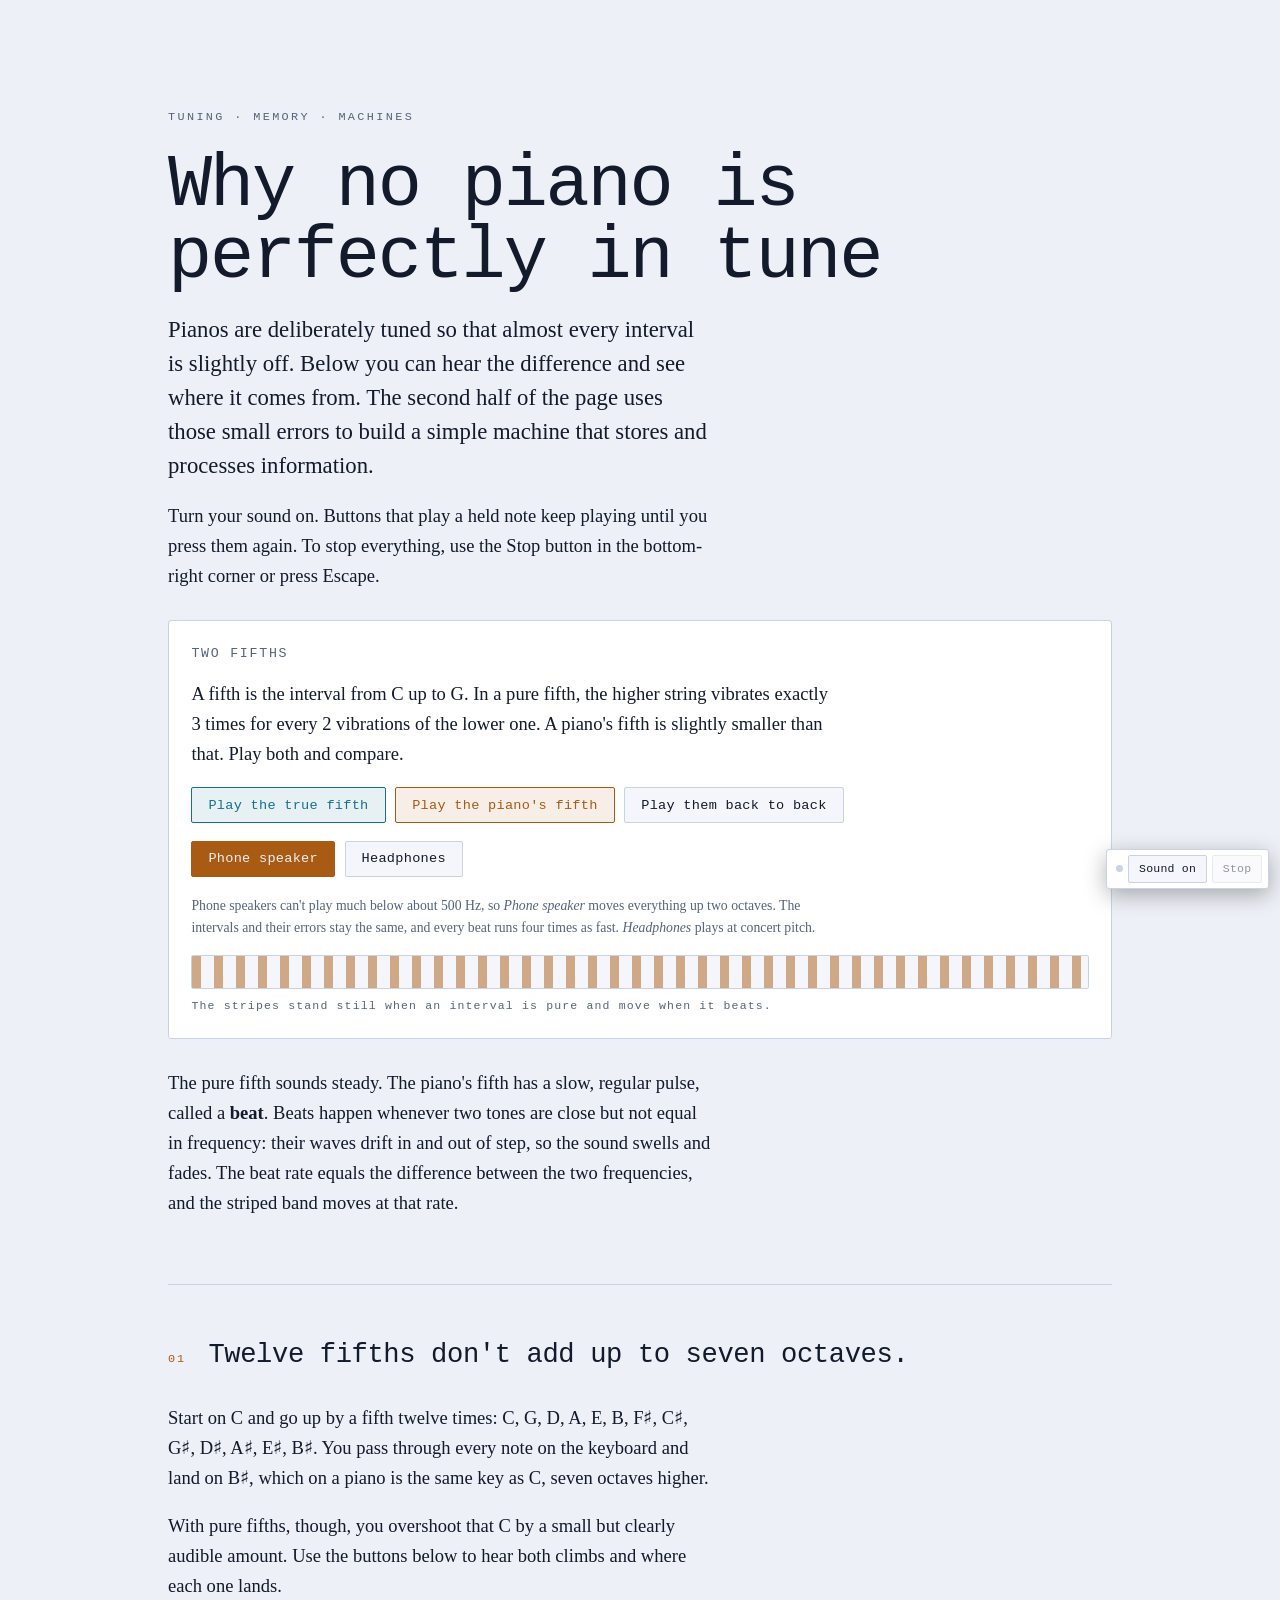
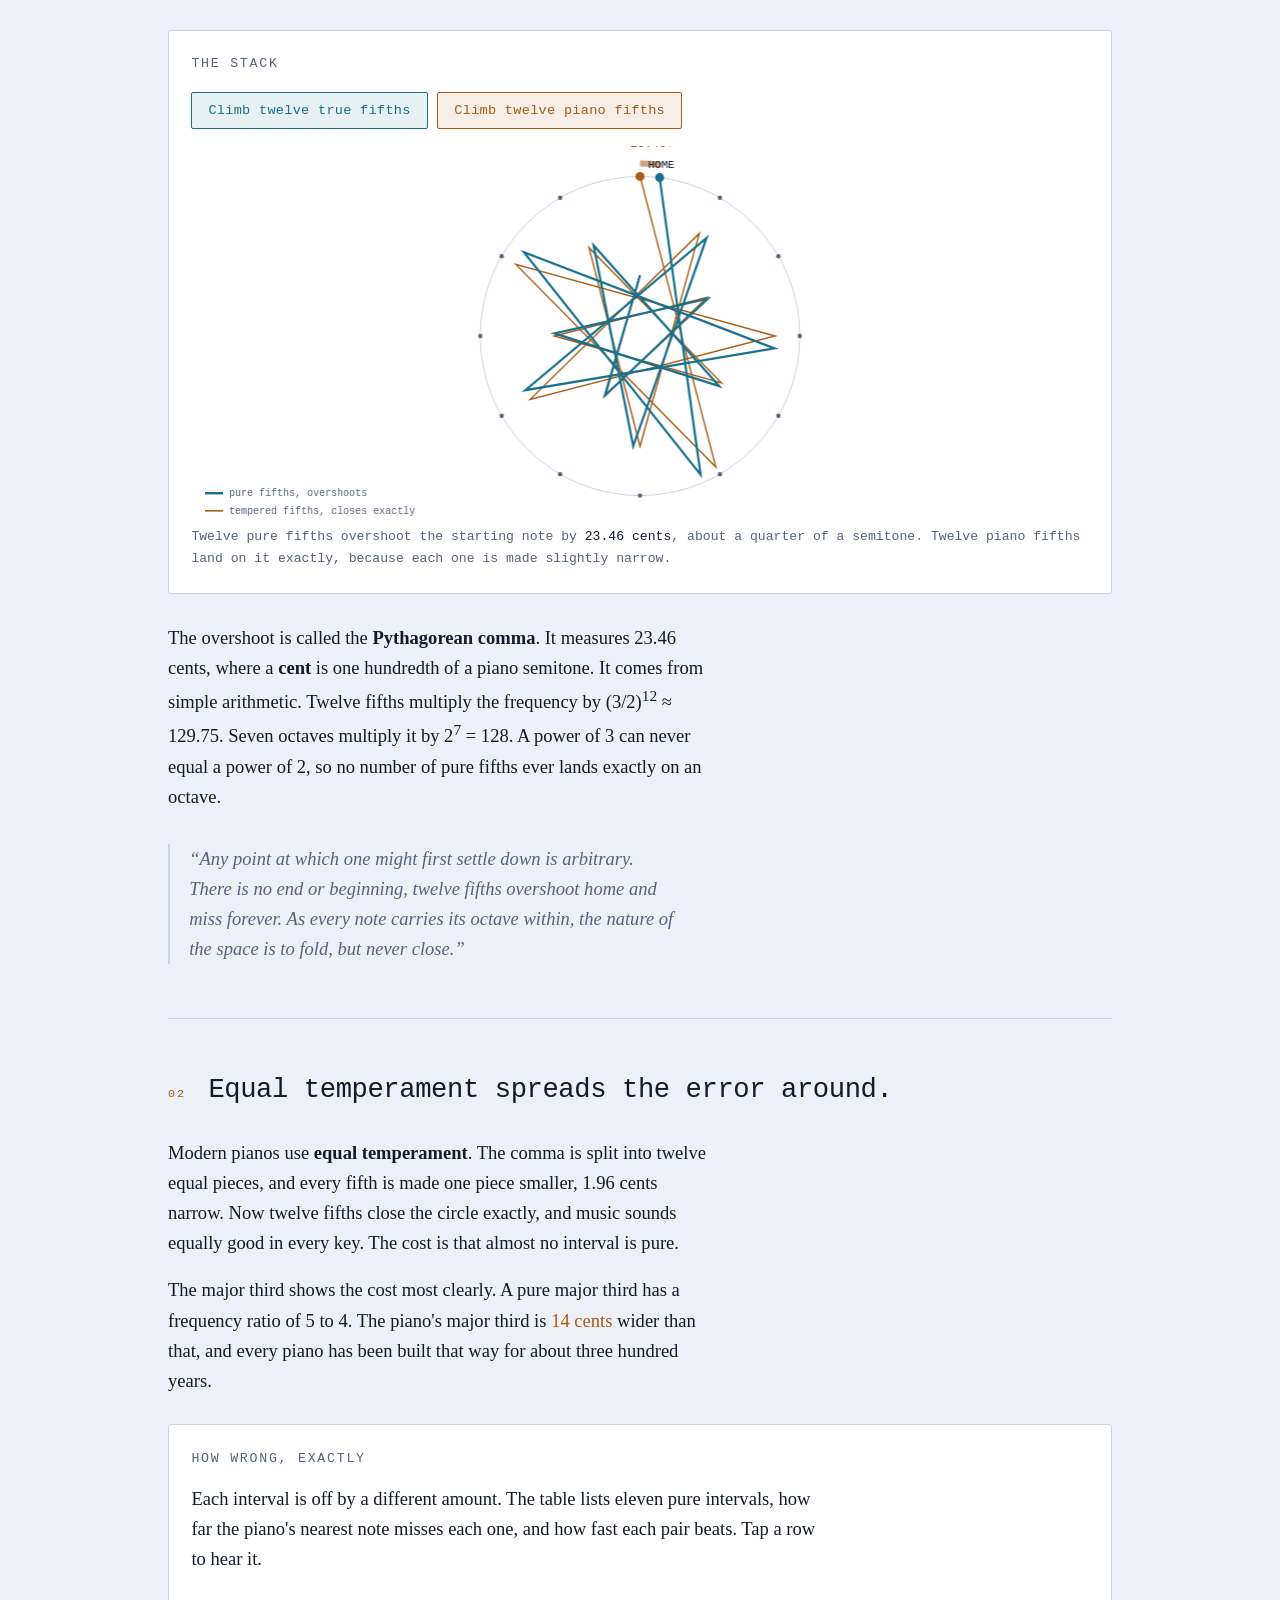
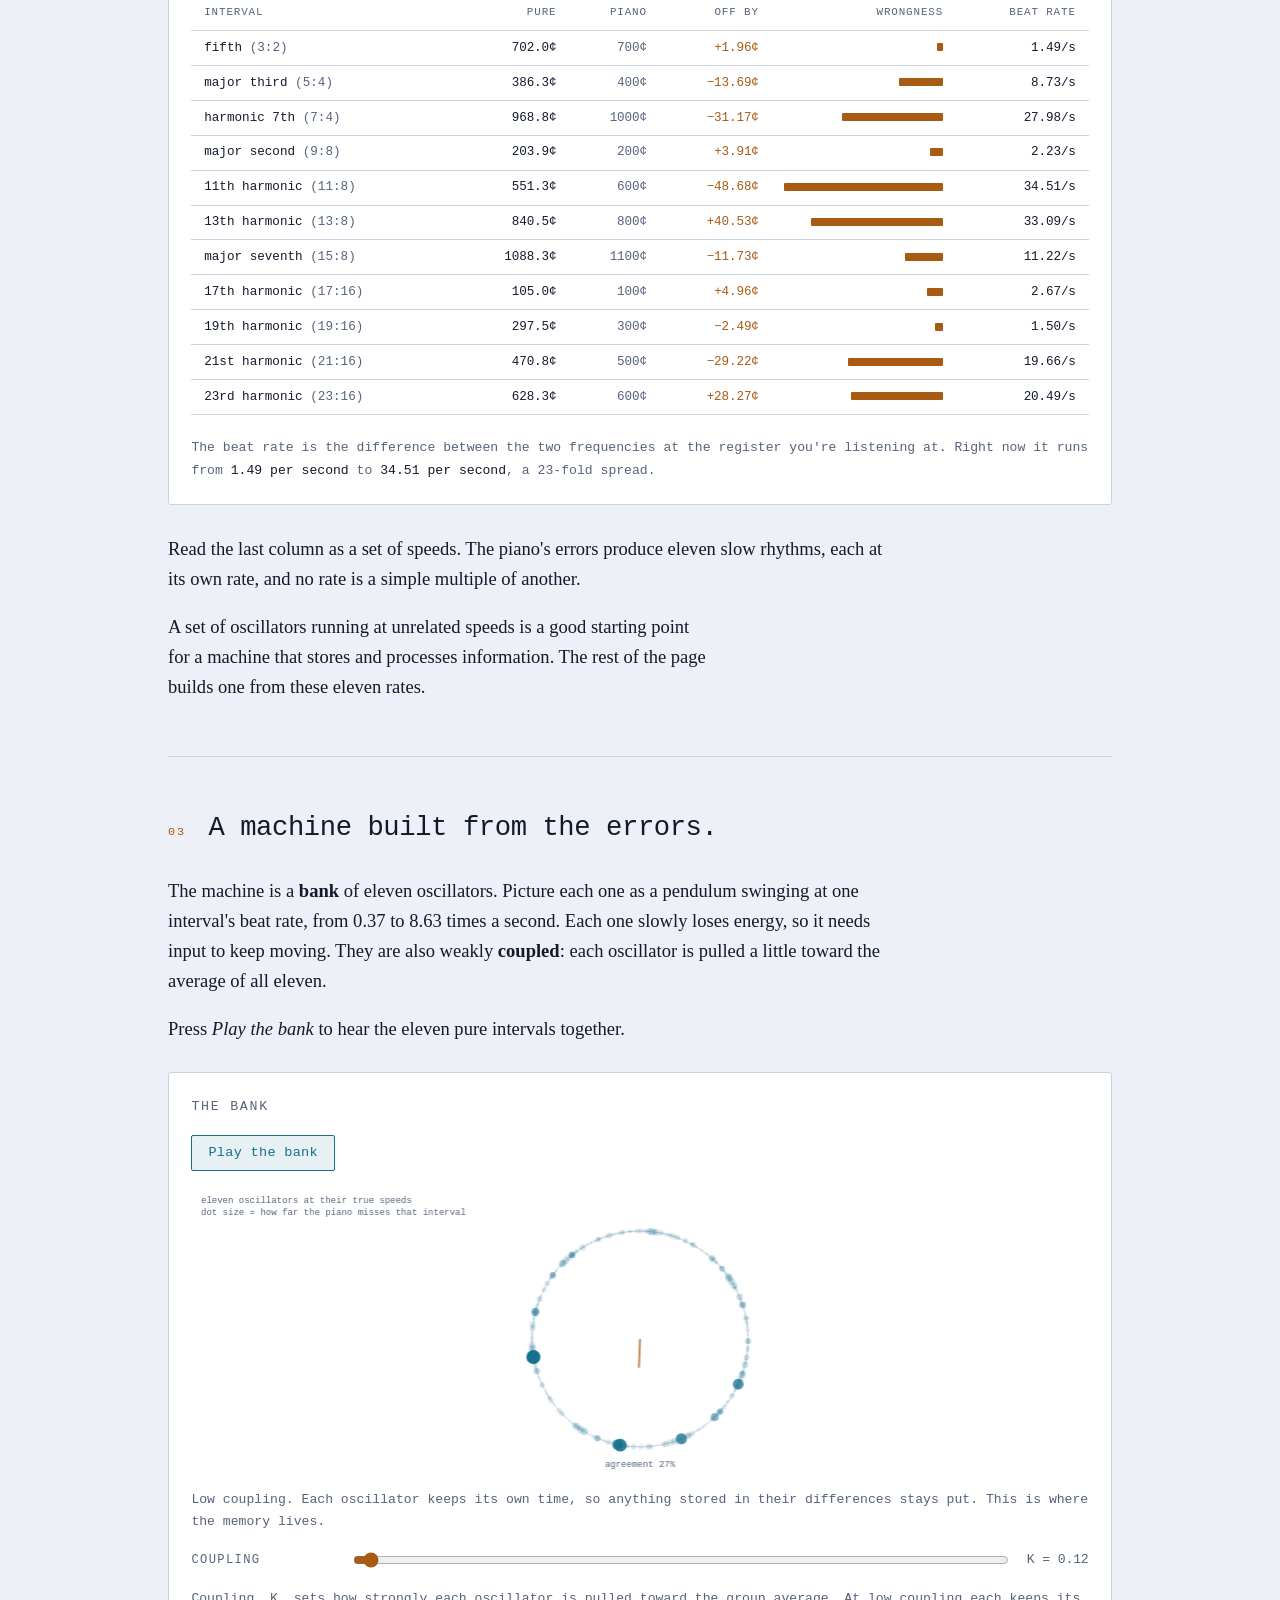
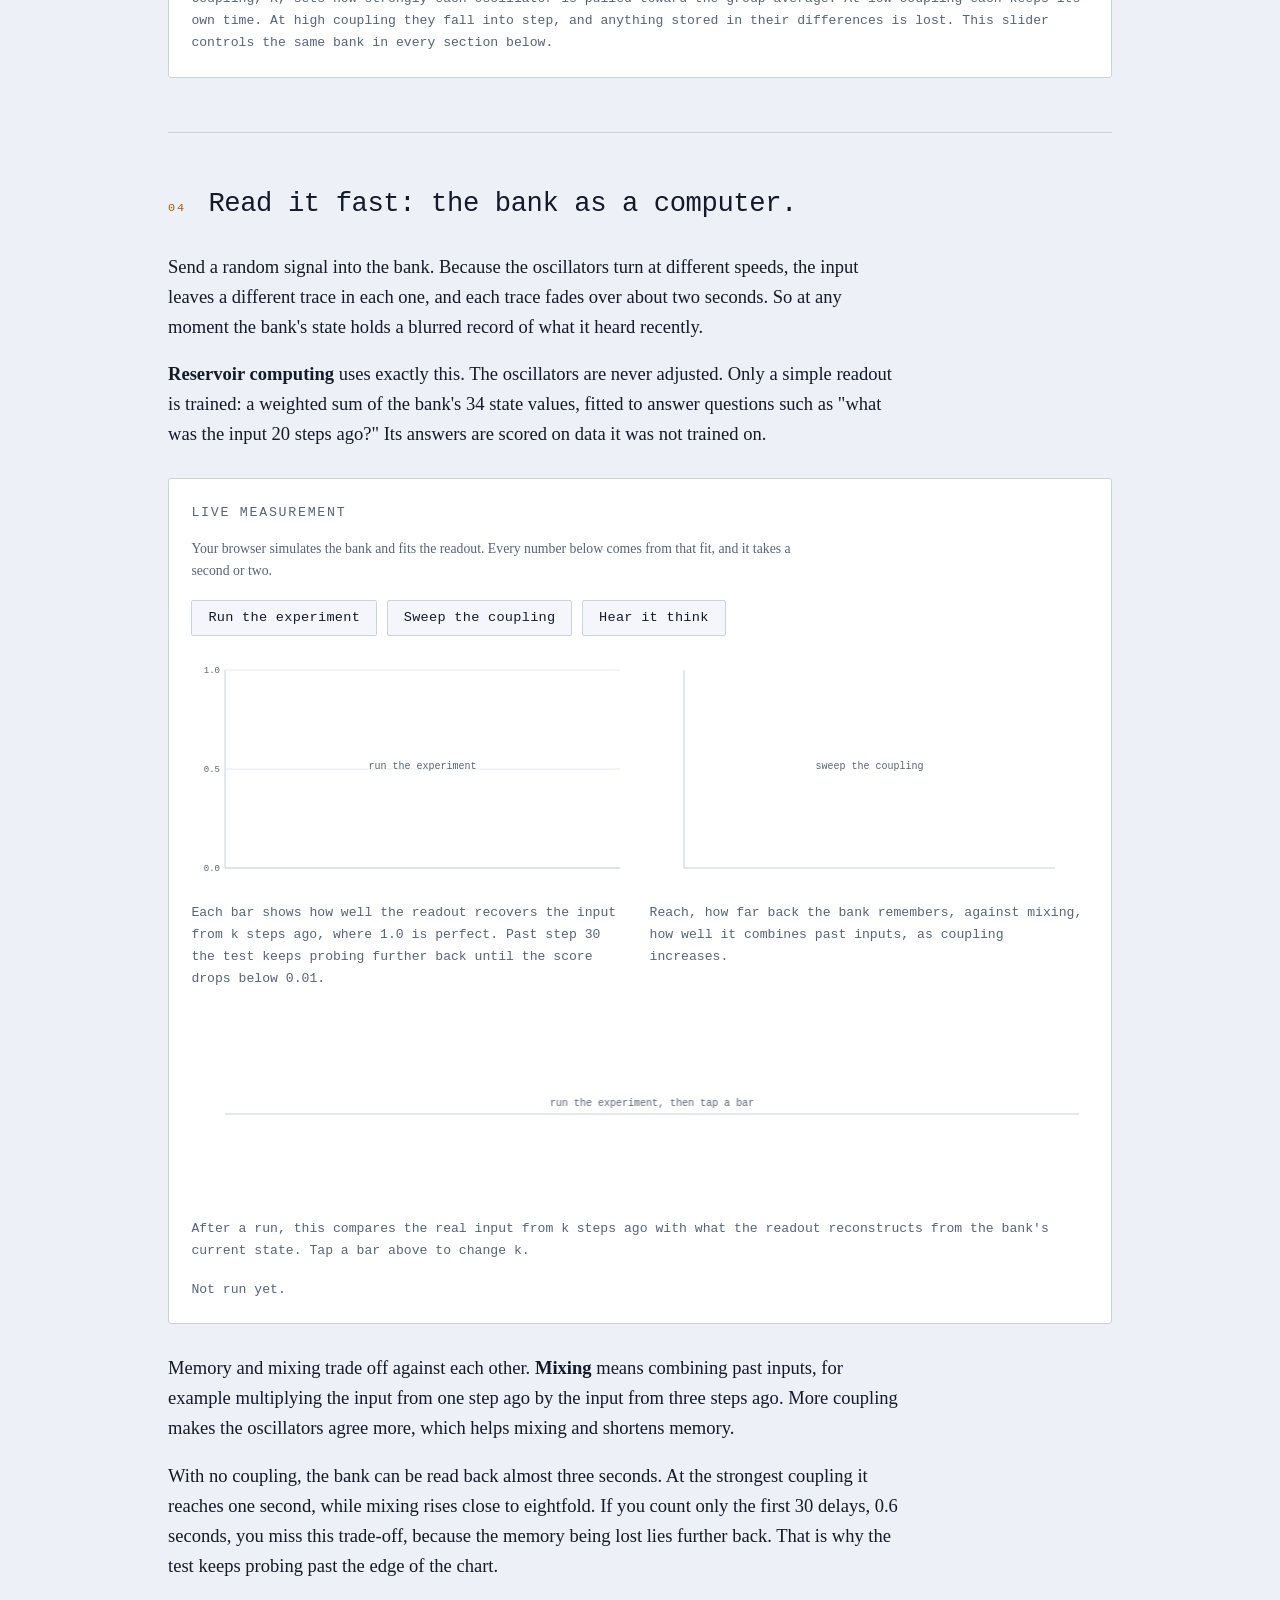
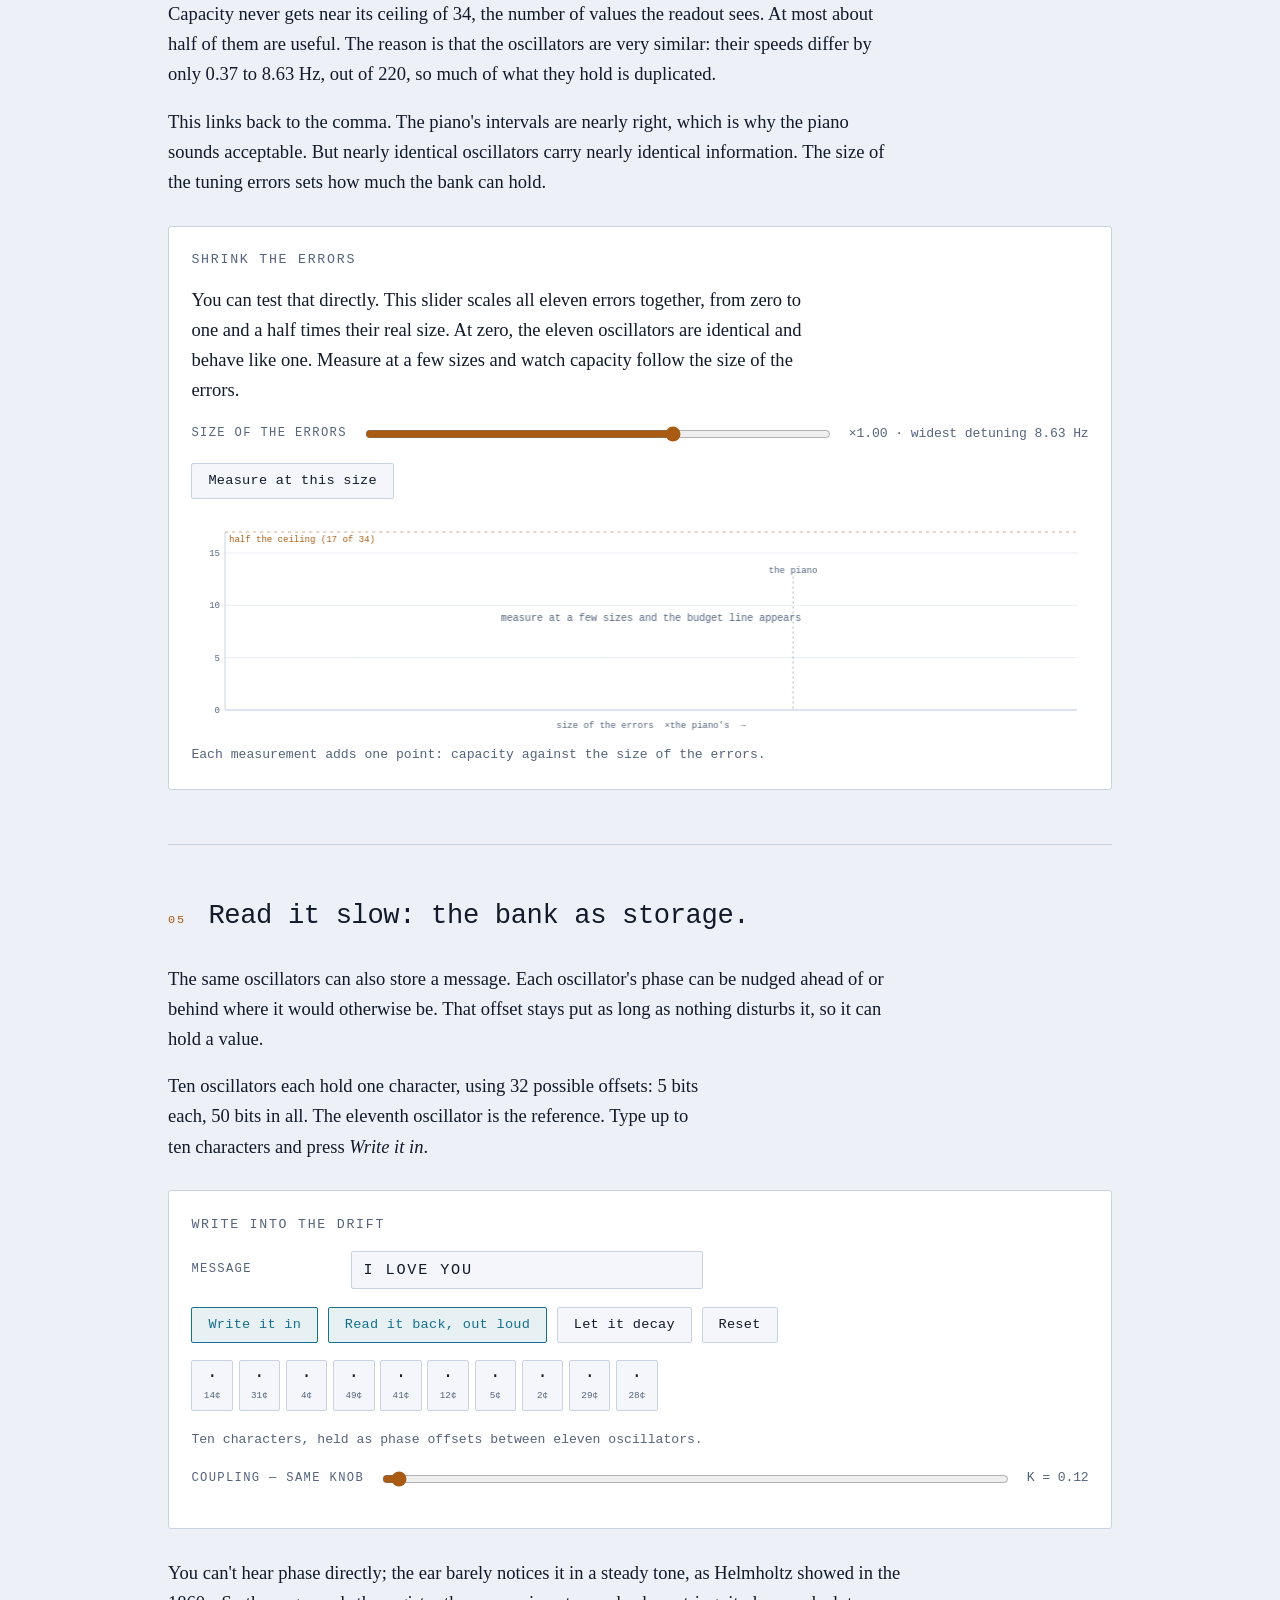
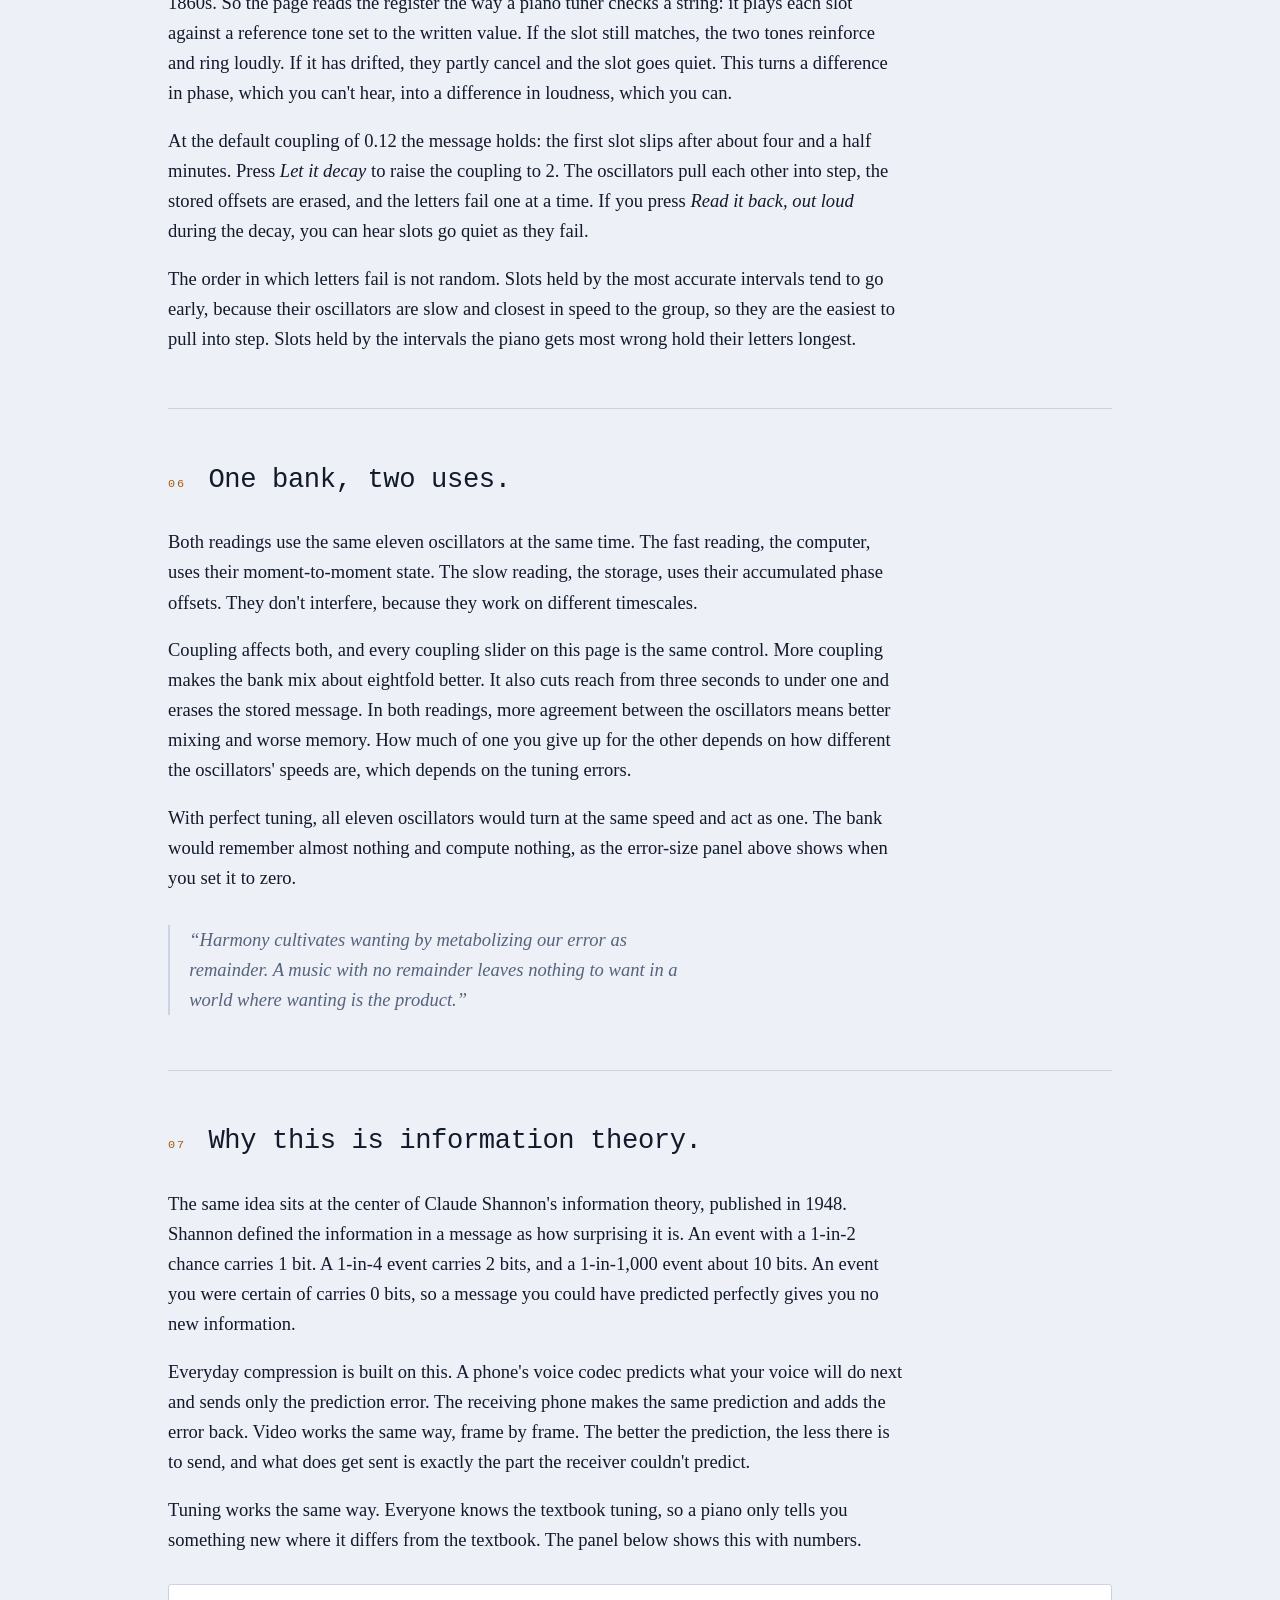
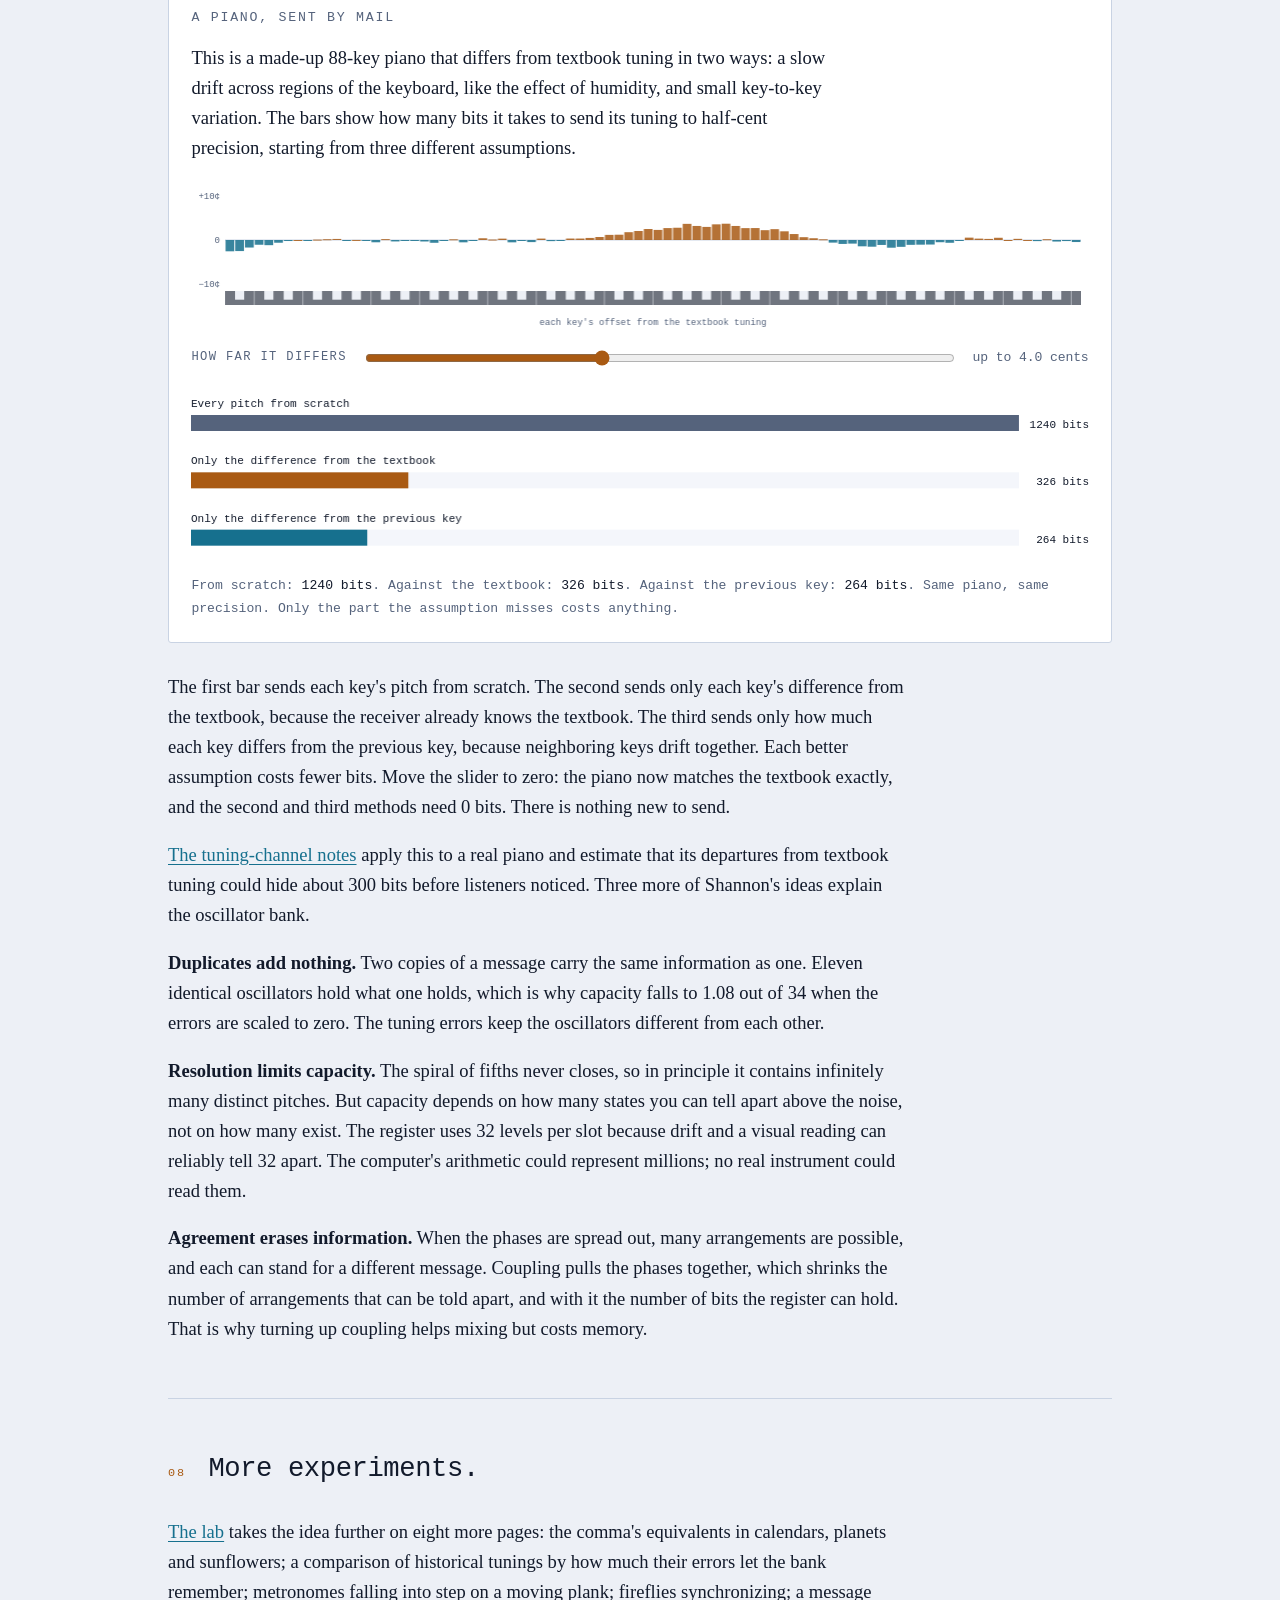
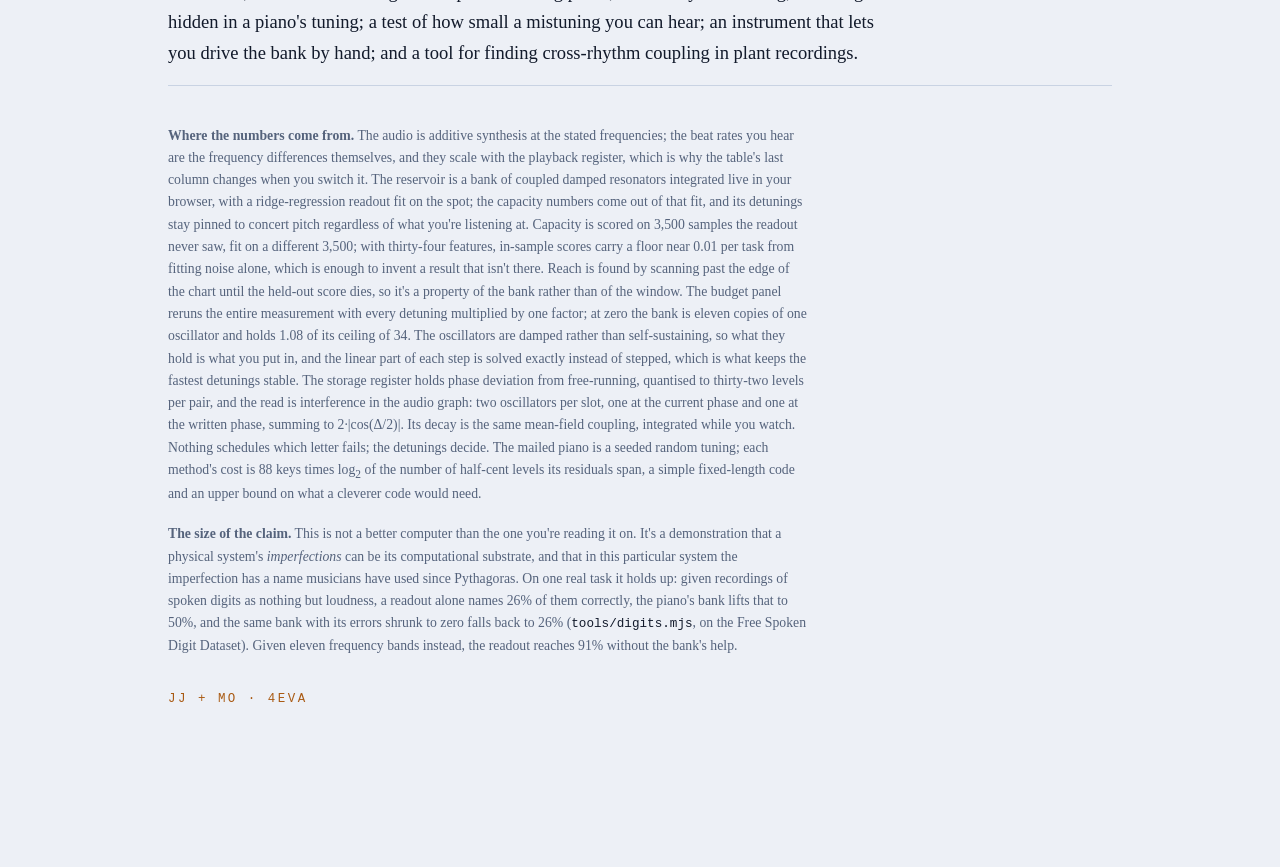
<file: index.html>
<!doctype html>
<html lang="en">
<meta charset="utf-8">
<meta name="viewport" content="width=device-width, initial-scale=1">
<title>The Comma</title>
<style>
  :root {
    --ground: #0a0f1c;
    --panel: #101728;
    --panel-2: #16203a;
    --rule: #1f2c46;
    --ink: #f0ece4;
    --dim: #808ea8;
    --just: #63c4e0;
    --temper: #e8963c;
    --just-soft: rgba(99, 196, 224, 0.14);
    --temper-soft: rgba(232, 150, 60, 0.14);

    --mono: ui-monospace, SFMono-Regular, "SF Mono", "JetBrains Mono", "Cascadia Mono", Menlo, Consolas, monospace;
    --serif: "Iowan Old Style", "Palatino Linotype", Palatino, "Book Antiqua", Georgia, serif;

    --measure: 34rem;
    --step: clamp(1.05rem, 0.98rem + 0.3vw, 1.16rem);
  }

  @media (prefers-color-scheme: light) {
    :root {
      --ground: #edf0f6;
      --panel: #ffffff;
      --panel-2: #f4f6fb;
      --rule: #c9d3e3;
      --ink: #121a2b;
      --dim: #55637c;
      --just: #16708e;
      --temper: #a95a13;
      --just-soft: rgba(22, 112, 142, 0.10);
      --temper-soft: rgba(169, 90, 19, 0.10);
    }
  }

  :root[data-theme="dark"] {
    --ground: #0a0f1c;
    --panel: #101728;
    --panel-2: #16203a;
    --rule: #1f2c46;
    --ink: #f0ece4;
    --dim: #808ea8;
    --just: #63c4e0;
    --temper: #e8963c;
    --just-soft: rgba(99, 196, 224, 0.14);
    --temper-soft: rgba(232, 150, 60, 0.14);
  }

  :root[data-theme="light"] {
    --ground: #edf0f6;
    --panel: #ffffff;
    --panel-2: #f4f6fb;
    --rule: #c9d3e3;
    --ink: #121a2b;
    --dim: #55637c;
    --just: #16708e;
    --temper: #a95a13;
    --just-soft: rgba(22, 112, 142, 0.10);
    --temper-soft: rgba(169, 90, 19, 0.10);
  }

  * { box-sizing: border-box; }

  body {
    margin: 0;
    background: var(--ground);
    color: var(--ink);
    font-family: var(--serif);
    font-size: var(--step);
    line-height: 1.62;
    -webkit-font-smoothing: antialiased;
  }

  .wrap {
    max-width: 62rem;
    margin: 0 auto;
    padding: 0 1.5rem 6rem;
  }

  /* ── type ───────────────────────────────────────────────── */

  h1, h2, h3, .eyebrow, .num, button, label, table, .readout {
    font-family: var(--mono);
  }

  h1 {
    font-size: clamp(2.4rem, 1.4rem + 4.4vw, 4.6rem);
    font-weight: 500;
    letter-spacing: -0.03em;
    line-height: 0.98;
    margin: 0 0 1.2rem;
    text-wrap: balance;
  }

  h2 {
    font-size: clamp(1.35rem, 1.1rem + 1vw, 1.7rem);
    font-weight: 500;
    letter-spacing: -0.015em;
    line-height: 1.2;
    margin: 0 0 0.35rem;
    text-wrap: balance;
  }

  h3 {
    font-size: 0.83rem;
    font-weight: 500;
    letter-spacing: 0.13em;
    text-transform: uppercase;
    color: var(--dim);
    margin: 0 0 0.9rem;
  }

  .eyebrow {
    font-size: 0.74rem;
    letter-spacing: 0.2em;
    text-transform: uppercase;
    color: var(--dim);
    display: block;
    margin-bottom: 1.4rem;
  }

  p { max-width: var(--measure); margin: 0 0 1.1rem; }
  p.wide { max-width: 46rem; }

  .lede {
    font-size: clamp(1.15rem, 1.05rem + 0.5vw, 1.42rem);
    line-height: 1.5;
    color: var(--ink);
  }

  a { color: var(--just); text-underline-offset: 0.18em; }
  a:focus-visible { outline: 2px solid var(--temper); outline-offset: 2px; }
  em { font-style: italic; }
  strong { font-weight: 600; }

  .just-t { color: var(--just); }
  .temp-t { color: var(--temper); }

  .num {
    font-variant-numeric: tabular-nums;
    letter-spacing: -0.01em;
  }

  .poem {
    font-family: var(--serif);
    font-style: italic;
    color: var(--dim);
    border-left: 2px solid var(--rule);
    padding-left: 1.2rem;
    margin: 2rem 0;
    max-width: 32rem;
  }

  /* ── structure ──────────────────────────────────────────── */

  header.hero {
    padding: clamp(4rem, 12vh, 8rem) 0 3rem;
  }

  section {
    border-top: 1px solid var(--rule);
    padding: 3.4rem 0 0;
    margin-bottom: 3.4rem;
  }

  .sec-head {
    display: flex;
    gap: 1.4rem;
    align-items: baseline;
    margin-bottom: 1.6rem;
  }

  .sec-mark {
    font-family: var(--mono);
    font-size: 0.74rem;
    letter-spacing: 0.16em;
    color: var(--temper);
    white-space: nowrap;
    padding-top: 0.35rem;
  }

  .panel {
    background: var(--panel);
    border: 1px solid var(--rule);
    border-radius: 3px;
    padding: 1.4rem;
    margin: 1.8rem 0;
  }

  .grid-2 {
    display: grid;
    grid-template-columns: 1fr;
    gap: 1.2rem;
  }
  @media (min-width: 54rem) {
    .grid-2 { grid-template-columns: 1fr 1fr; }
  }

  /* ── strobe band ────────────────────────────────────────── */

  .strobe {
    height: 34px;
    border-radius: 2px;
    border: 1px solid var(--rule);
    overflow: hidden;
    position: relative;
    background: var(--panel-2);
  }
  .strobe-inner {
    position: absolute;
    inset: 0;
    width: 300%;
    background-image: repeating-linear-gradient(
      90deg,
      var(--temper) 0px, var(--temper) 9px,
      transparent 9px, transparent 22px
    );
    opacity: 0.5;
    animation: drift 4s linear infinite;
    animation-duration: var(--drift, 4s);
    animation-play-state: var(--drift-state, running);
  }
  @keyframes drift { from { transform: translateX(0); } to { transform: translateX(-22px); } }
  @media (prefers-reduced-motion: reduce) {
    .strobe-inner { animation: none; }
  }

  .strobe-label {
    font-family: var(--mono);
    font-size: 0.72rem;
    letter-spacing: 0.1em;
    color: var(--dim);
    margin-top: 0.5rem;
    display: block;
  }

  /* ── controls ───────────────────────────────────────────── */

  .btn-row {
    display: flex;
    flex-wrap: wrap;
    gap: 0.6rem;
    margin: 1.1rem 0;
  }

  button {
    font-size: 0.85rem;
    letter-spacing: 0.02em;
    padding: 0.6rem 1rem;
    background: var(--panel-2);
    color: var(--ink);
    border: 1px solid var(--rule);
    border-radius: 2px;
    cursor: pointer;
    transition: border-color 0.14s, background 0.14s;
  }
  button:hover { border-color: var(--dim); }
  button:focus-visible { outline: 2px solid var(--temper); outline-offset: 2px; }
  button[data-tone="just"] { border-color: var(--just); color: var(--just); background: var(--just-soft); }
  button[data-tone="temper"] { border-color: var(--temper); color: var(--temper); background: var(--temper-soft); }
  button[aria-pressed="true"] { background: var(--temper); color: var(--ground); border-color: var(--temper); }
  button:disabled { opacity: 0.45; cursor: default; }

  /* sound control — always reachable, never in the way */
  .sound-bar {
    position: fixed;
    right: 0.7rem;
    bottom: 0.7rem;
    z-index: 40;
    display: flex;
    align-items: center;
    gap: 0.3rem;
    padding: 0.3rem 0.35rem;
    background: var(--panel);
    border: 1px solid var(--rule);
    border-radius: 3px;
    box-shadow: 0 6px 22px rgba(0, 0, 0, 0.3);
  }
  .sound-bar button { font-size: 0.72rem; padding: 0.42rem 0.62rem; }
  .sound-dot {
    width: 7px; height: 7px; flex: none;
    margin-left: 0.25rem;
    border-radius: 50%;
    background: var(--rule);
    transition: background 0.2s;
  }
  .sound-bar.live .sound-dot {
    background: var(--just);
    animation: sound-pulse 1.1s ease-in-out infinite;
  }
  @keyframes sound-pulse { 0%, 100% { opacity: 1; } 50% { opacity: 0.2; } }
  @media (prefers-reduced-motion: reduce) {
    .sound-bar.live .sound-dot { animation: none; }
  }

  .slider-row {
    display: flex;
    align-items: center;
    gap: 1rem;
    margin: 1rem 0;
    flex-wrap: wrap;
  }
  .slider-row label {
    font-size: 0.76rem;
    letter-spacing: 0.11em;
    text-transform: uppercase;
    color: var(--dim);
    min-width: 9rem;
  }
  input[type="range"] {
    flex: 1 1 12rem;
    accent-color: var(--temper);
    min-width: 10rem;
  }
  input[type="text"] {
    font-family: var(--mono);
    font-size: 0.95rem;
    letter-spacing: 0.12em;
    padding: 0.55rem 0.7rem;
    background: var(--panel-2);
    color: var(--ink);
    border: 1px solid var(--rule);
    border-radius: 2px;
    width: 100%;
    max-width: 22rem;
    text-transform: uppercase;
  }
  input:focus-visible { outline: 2px solid var(--temper); outline-offset: 1px; }

  .readout {
    font-size: 0.82rem;
    color: var(--dim);
    font-variant-numeric: tabular-nums;
    line-height: 1.7;
  }
  .readout b { color: var(--ink); font-weight: 500; }

  /* ── canvas ─────────────────────────────────────────────── */

  canvas { display: block; width: 100%; border-radius: 2px; }

  /* ── table ──────────────────────────────────────────────── */

  .table-scroll { overflow-x: auto; margin: 1.4rem 0; }
  table {
    border-collapse: collapse;
    font-size: 0.79rem;
    font-variant-numeric: tabular-nums;
    width: 100%;
    min-width: 34rem;
  }
  th {
    text-align: right;
    font-weight: 500;
    color: var(--dim);
    letter-spacing: 0.08em;
    text-transform: uppercase;
    font-size: 0.68rem;
    padding: 0.5rem 0.8rem;
    border-bottom: 1px solid var(--rule);
    white-space: nowrap;
  }
  th:first-child, td:first-child { text-align: left; }
  td {
    text-align: right;
    padding: 0.42rem 0.8rem;
    border-bottom: 1px solid var(--rule);
    white-space: nowrap;
  }
  tbody tr:hover { background: var(--panel-2); }
  .bar-cell { position: relative; min-width: 8rem; }

  /* on a handset, drop the reference columns and grow the tap target */
  @media (max-width: 40rem) {
    table { min-width: 0; font-size: 0.82rem; }
    .opt { display: none; }
    td { padding: 0.72rem 0.5rem; }
    th { padding: 0.5rem 0.5rem; }
    .bar-cell { min-width: 4rem; }
    .slot { width: auto; flex: 1 1 0; min-width: 1.9rem; }
    .btn-row { gap: 0.45rem; }
    button { padding: 0.66rem 0.85rem; }
    input[type="range"] { min-width: 100%; }
    .slider-row label { min-width: 100%; }
  }
  .bar {
    display: inline-block;
    height: 8px;
    background: var(--temper);
    border-radius: 1px;
    vertical-align: middle;
  }

  /* ── message slots ──────────────────────────────────────── */

  .slots {
    display: flex;
    gap: 0.35rem;
    flex-wrap: wrap;
    margin: 1.1rem 0;
  }
  .slot {
    width: 2.6rem;
    height: 3.2rem;
    border: 1px solid var(--rule);
    border-radius: 2px;
    background: var(--panel-2);
    display: flex;
    flex-direction: column;
    align-items: center;
    justify-content: center;
    font-family: var(--mono);
    gap: 0.15rem;
  }
  .slot .ch { font-size: 1.1rem; line-height: 1; }
  .slot .hz { font-size: 0.58rem; color: var(--dim); }
  .slot.ok { border-color: var(--just); }
  .slot.ok .ch { color: var(--just); }
  .slot.bad { border-color: var(--temper); }
  .slot.bad .ch { color: var(--temper); }

  .foot {
    border-top: 1px solid var(--rule);
    padding-top: 2.4rem;
    color: var(--dim);
    font-size: 0.92rem;
  }
  .sig {
    font-family: var(--mono);
    letter-spacing: 0.2em;
    font-size: 0.78rem;
    color: var(--temper);
    margin-top: 2rem;
  }

  .note {
    font-size: 0.86rem;
    color: var(--dim);
    max-width: 40rem;
  }
  .note code { font-family: var(--mono); font-size: 0.92em; color: var(--ink); }
</style>

<div class="sound-bar" id="sound-bar" role="group" aria-label="Sound controls">
  <span class="sound-dot" aria-hidden="true"></span>
  <button id="s-mute" aria-pressed="false" title="Mute the whole page">Sound on</button>
  <button id="s-stop" disabled>Stop</button>
</div>

<div class="wrap">

<header class="hero">
  <span class="eyebrow">Tuning &middot; Memory &middot; Machines</span>
  <h1>Why no piano is perfectly in tune</h1>
  <p class="lede">Pianos are deliberately tuned so that almost every interval is slightly off. Below you can hear the difference and see where it comes from. The second half of the page uses those small errors to build a simple machine that stores and processes information.</p>
  <p>Turn your sound on. Buttons that play a held note keep playing until you press them again. To stop everything, use the Stop button in the bottom-right corner or press Escape.</p>

  <div class="panel">
    <h3>Two fifths</h3>
    <p style="max-width:40rem">A fifth is the interval from C up to G. In a pure fifth, the higher string vibrates exactly 3 times for every 2 vibrations of the lower one. A piano's fifth is slightly smaller than that. Play both and compare.</p>
    <div class="btn-row">
      <button data-tone="just" id="b-just">Play the true fifth</button>
      <button data-tone="temper" id="b-temp">Play the piano's fifth</button>
      <button id="b-both">Play them back to back</button>
    </div>
    <div class="btn-row" role="group" aria-label="Playback register">
      <button id="oct-hi" aria-pressed="true">Phone speaker</button>
      <button id="oct-lo" aria-pressed="false">Headphones</button>
    </div>
    <p class="note" style="margin:0 0 1rem">
      Phone speakers can't play much below about 500&nbsp;Hz, so <em>Phone speaker</em> moves everything up two octaves. The intervals and their errors stay the same, and every beat runs four times as fast. <em>Headphones</em> plays at concert pitch.
    </p>
    <div class="strobe"><div class="strobe-inner" id="strobe-1"></div></div>
    <span class="strobe-label" id="strobe-1-label">The stripes stand still when an interval is pure and move when it beats.</span>
  </div>

  <p>The pure fifth sounds steady. The piano's fifth has a slow, regular pulse, called a <strong>beat</strong>. Beats happen whenever two tones are close but not equal in frequency: their waves drift in and out of step, so the sound swells and fades. The beat rate equals the difference between the two frequencies, and the striped band moves at that rate.</p>
</header>

<section>
  <div class="sec-head">
    <span class="sec-mark">01</span>
    <div>
      <h2>Twelve fifths don't add up to seven octaves.</h2>
    </div>
  </div>

  <p>Start on C and go up by a fifth twelve times: C, G, D, A, E, B, F&sharp;, C&sharp;, G&sharp;, D&sharp;, A&sharp;, E&sharp;, B&sharp;. You pass through every note on the keyboard and land on B&sharp;, which on a piano is the same key as C, seven octaves higher.</p>

  <p>With pure fifths, though, you overshoot that C by a small but clearly audible amount. Use the buttons below to hear both climbs and where each one lands.</p>

  <div class="panel">
    <h3>The stack</h3>
    <div class="btn-row">
      <button data-tone="just" id="b-stack-just">Climb twelve true fifths</button>
      <button data-tone="temper" id="b-stack-temp">Climb twelve piano fifths</button>
    </div>
    <canvas id="spiral" height="380" aria-label="Spiral of twelve fifths showing the gap where it fails to close"></canvas>
    <div class="readout" id="spiral-read">Twelve pure fifths overshoot the starting note by <b class="temp-t">23.46 cents</b>, about a quarter of a semitone. Twelve piano fifths land on it exactly, because each one is made slightly narrow.</div>
  </div>

  <p>The overshoot is called the <strong>Pythagorean comma</strong>. It measures 23.46 cents, where a <strong>cent</strong> is one hundredth of a piano semitone. It comes from simple arithmetic. Twelve fifths multiply the frequency by (3/2)<sup>12</sup> &asymp; 129.75. Seven octaves multiply it by 2<sup>7</sup> = 128. A power of 3 can never equal a power of 2, so no number of pure fifths ever lands exactly on an octave.</p>

  <div class="poem">
    &ldquo;Any point at which one might first settle down is arbitrary. There is no end or beginning, twelve fifths overshoot home and miss forever. As every note carries its octave within, the nature of the space is to fold, but never close.&rdquo;
  </div>
</section>

<section>
  <div class="sec-head">
    <span class="sec-mark">02</span>
    <div>
      <h2>Equal temperament spreads the error around.</h2>
    </div>
  </div>

  <p>Modern pianos use <strong>equal temperament</strong>. The comma is split into twelve equal pieces, and every fifth is made one piece smaller, 1.96 cents narrow. Now twelve fifths close the circle exactly, and music sounds equally good in every key. The cost is that almost no interval is pure.</p>

  <p>The major third shows the cost most clearly. A pure major third has a frequency ratio of 5 to 4. The piano's major third is <span class="temp-t">14 cents</span> wider than that, and every piano has been built that way for about three hundred years.</p>

  <div class="panel">
    <h3>How wrong, exactly</h3>
    <p style="max-width:40rem">Each interval is off by a different amount. The table lists eleven pure intervals, how far the piano's nearest note misses each one, and how fast each pair beats. Tap a row to hear it.</p>
    <div class="table-scroll">
      <table id="err-table">
        <thead>
          <tr>
            <th>Interval</th>
            <th>Pure</th>
            <th>Piano</th>
            <th>Off by</th>
            <th class="bar-cell">Wrongness</th>
            <th>Beat rate</th>
          </tr>
        </thead>
        <tbody id="err-body"></tbody>
      </table>
    </div>
    <div class="readout" id="beat-note">
      The beat rate is the difference between the two frequencies at the register you're listening at. Right now it runs from <b class="just-t"><span id="beat-lo">0.37</span> per second</b> to <b class="temp-t"><span id="beat-hi">8.63</span> per second</b>, a <span id="beat-x">23</span>-fold spread.
    </div>
  </div>

  <p class="wide">Read the last column as a set of speeds. The piano's errors produce eleven slow rhythms, each at its own rate, and no rate is a simple multiple of another.</p>

  <p>A set of oscillators running at unrelated speeds is a good starting point for a machine that stores and processes information. The rest of the page builds one from these eleven rates.</p>
</section>

<section>
  <div class="sec-head">
    <span class="sec-mark">03</span>
    <div>
      <h2>A machine built from the errors.</h2>
    </div>
  </div>

  <p class="wide">The machine is a <strong>bank</strong> of eleven oscillators. Picture each one as a pendulum swinging at one interval's beat rate, from 0.37 to 8.63 times a second. Each one slowly loses energy, so it needs input to keep moving. They are also weakly <strong>coupled</strong>: each oscillator is pulled a little toward the average of all eleven.</p>

  <p>Press <em>Play the bank</em> to hear the eleven pure intervals together.</p>

  <div class="panel">
    <h3>The bank</h3>
    <div class="btn-row">
      <button id="b-bank" data-tone="just">Play the bank</button>
    </div>
    <canvas id="phase" height="300" aria-label="Phase portrait of eleven coupled oscillators"></canvas>
    <div class="readout" id="phase-read">Each dot shows one oscillator's position in its cycle, called its phase. The dots drift apart because each turns at its own speed.</div>
    <div class="slider-row">
      <label for="coupling">Coupling</label>
      <input type="range" id="coupling" min="0" max="800" value="12">
      <span class="readout num" id="coupling-val">K = 0.12</span>
    </div>
    <div class="readout">Coupling, K, sets how strongly each oscillator is pulled toward the group average. At low coupling each keeps its own time. At high coupling they fall into step, and anything stored in their differences is lost. This slider controls the same bank in every section below.</div>
  </div>
</section>

<section>
  <div class="sec-head">
    <span class="sec-mark">04</span>
    <div>
      <h2>Read it fast: the bank as a computer.</h2>
    </div>
  </div>

  <p class="wide">Send a random signal into the bank. Because the oscillators turn at different speeds, the input leaves a different trace in each one, and each trace fades over about two seconds. So at any moment the bank's state holds a blurred record of what it heard recently.</p>

  <p class="wide"><strong>Reservoir computing</strong> uses exactly this. The oscillators are never adjusted. Only a simple readout is trained: a weighted sum of the bank's 34 state values, fitted to answer questions such as "what was the input 20 steps ago?" Its answers are scored on data it was not trained on.</p>

  <div class="panel">
    <h3>Live measurement</h3>
    <p class="note" style="margin-bottom:1rem">Your browser simulates the bank and fits the readout. Every number below comes from that fit, and it takes a second or two.</p>
    <div class="btn-row">
      <button id="b-run">Run the experiment</button>
      <button id="b-sweep">Sweep the coupling</button>
      <button id="b-think" disabled title="Run the experiment first">Hear it think</button>
    </div>
    <div class="grid-2">
      <div>
        <canvas id="mc" height="240" aria-label="Memory capacity by delay; tap a bar to inspect that delay"></canvas>
        <div class="readout" style="margin-top:0.5rem">Each bar shows how well the readout recovers the input from <span class="num">k</span> steps ago, where 1.0 is perfect. Past step 30 the test keeps probing further back until the score drops below 0.01.</div>
      </div>
      <div>
        <canvas id="tradeoff" height="240" aria-label="Memory versus nonlinear capacity as coupling varies"></canvas>
        <div class="readout" style="margin-top:0.5rem">Reach, how far back the bank remembers, against mixing, how well it combines past inputs, as coupling increases.</div>
      </div>
    </div>
    <canvas id="recon" height="200" style="margin-top:1.2rem" aria-label="Input signal versus what the readout reconstructs at the selected delay"></canvas>
    <div class="readout" id="recon-read" style="margin-top:0.5rem">After a run, this compares the real input from <span class="num">k</span> steps ago with what the readout reconstructs from the bank's current state. Tap a bar above to change <span class="num">k</span>.</div>
    <div class="readout" id="run-read" style="margin-top:1rem">Not run yet.</div>
  </div>

  <p class="wide">Memory and mixing trade off against each other. <strong>Mixing</strong> means combining past inputs, for example multiplying the input from one step ago by the input from three steps ago. More coupling makes the oscillators agree more, which helps mixing and shortens memory.</p>

  <p class="wide">With no coupling, the bank can be read back almost three seconds. At the strongest coupling it reaches one second, while mixing rises close to eightfold. If you count only the first 30 delays, 0.6 seconds, you miss this trade-off, because the memory being lost lies further back. That is why the test keeps probing past the edge of the chart.</p>

  <p class="wide">Capacity never gets near its ceiling of 34, the number of values the readout sees. At most about half of them are useful. The reason is that the oscillators are very similar: their speeds differ by only 0.37 to 8.63 Hz, out of 220, so much of what they hold is duplicated.</p>

  <p class="wide">This links back to the comma. The piano's intervals are nearly right, which is why the piano sounds acceptable. But nearly identical oscillators carry nearly identical information. The size of the tuning errors sets how much the bank can hold.</p>

  <div class="panel">
    <h3>Shrink the errors</h3>
    <p style="max-width:40rem">You can test that directly. This slider scales all eleven errors together, from zero to one and a half times their real size. At zero, the eleven oscillators are identical and behave like one. Measure at a few sizes and watch capacity follow the size of the errors.</p>
    <div class="slider-row">
      <label for="spread">Size of the errors</label>
      <input type="range" id="spread" min="0" max="150" value="100">
      <span class="readout num" id="spread-val">&times;1.00 &middot; widest detuning 8.63 Hz</span>
    </div>
    <div class="btn-row">
      <button id="b-spread">Measure at this size</button>
    </div>
    <canvas id="budget" height="220" aria-label="Capacity as a function of how large the tuning errors are"></canvas>
    <div class="readout" id="spread-read" style="margin-top:0.5rem">Each measurement adds one point: capacity against the size of the errors.</div>
  </div>
</section>

<section>
  <div class="sec-head">
    <span class="sec-mark">05</span>
    <div>
      <h2>Read it slow: the bank as storage.</h2>
    </div>
  </div>

  <p class="wide">The same oscillators can also store a message. Each oscillator's phase can be nudged ahead of or behind where it would otherwise be. That offset stays put as long as nothing disturbs it, so it can hold a value.</p>

  <p>Ten oscillators each hold one character, using 32 possible offsets: 5 bits each, 50 bits in all. The eleventh oscillator is the reference. Type up to ten characters and press <em>Write it in</em>.</p>

  <div class="panel">
    <h3>Write into the drift</h3>
    <div class="slider-row" style="margin-bottom:0.4rem">
      <label for="msg">Message</label>
      <input type="text" id="msg" value="I LOVE YOU" maxlength="10" spellcheck="false">
    </div>
    <div class="btn-row">
      <button id="b-write" data-tone="just">Write it in</button>
      <button id="b-listen" data-tone="just">Read it back, out loud</button>
      <button id="b-decay">Let it decay</button>
      <button id="b-reset">Reset</button>
    </div>
    <div class="slots" id="slots"></div>
    <div class="readout" id="store-read">Ten characters, held as phase offsets between eleven oscillators.</div>
    <div class="slider-row">
      <label for="leak">Coupling &mdash; same knob</label>
      <input type="range" id="leak" min="0" max="800" value="12">
      <span class="readout num" id="leak-val">K = 0.12</span>
    </div>
  </div>

  <p class="wide">You can't hear phase directly; the ear barely notices it in a steady tone, as Helmholtz showed in the 1860s. So the page reads the register the way a piano tuner checks a string: it plays each slot against a reference tone set to the written value. If the slot still matches, the two tones reinforce and ring loudly. If it has drifted, they partly cancel and the slot goes quiet. This turns a difference in phase, which you can't hear, into a difference in loudness, which you can.</p>

  <p class="wide">At the default coupling of 0.12 the message holds: the first slot slips after about four and a half minutes. Press <em>Let it decay</em> to raise the coupling to 2. The oscillators pull each other into step, the stored offsets are erased, and the letters fail one at a time. If you press <em>Read it back, out loud</em> during the decay, you can hear slots go quiet as they fail.</p>

  <p class="wide">The order in which letters fail is not random. Slots held by the most accurate intervals tend to go early, because their oscillators are slow and closest in speed to the group, so they are the easiest to pull into step. Slots held by the intervals the piano gets most wrong hold their letters longest.</p>
</section>

<section>
  <div class="sec-head">
    <span class="sec-mark">06</span>
    <div>
      <h2>One bank, two uses.</h2>
    </div>
  </div>

  <p class="wide">Both readings use the same eleven oscillators at the same time. The fast reading, the computer, uses their moment-to-moment state. The slow reading, the storage, uses their accumulated phase offsets. They don't interfere, because they work on different timescales.</p>

  <p class="wide">Coupling affects both, and every coupling slider on this page is the same control. More coupling makes the bank mix about eightfold better. It also cuts reach from three seconds to under one and erases the stored message. In both readings, more agreement between the oscillators means better mixing and worse memory. How much of one you give up for the other depends on how different the oscillators' speeds are, which depends on the tuning errors.</p>

  <p class="wide">With perfect tuning, all eleven oscillators would turn at the same speed and act as one. The bank would remember almost nothing and compute nothing, as the error-size panel above shows when you set it to zero.</p>

  <div class="poem">
    &ldquo;Harmony cultivates wanting by metabolizing our error as remainder. A music with no remainder leaves nothing to want in a world where wanting is the product.&rdquo;
  </div>
</section>

<section>
  <div class="sec-head">
    <span class="sec-mark">07</span>
    <div>
      <h2>Why this is information theory.</h2>
    </div>
  </div>

  <p class="wide">The same idea sits at the center of Claude Shannon's information theory, published in 1948. Shannon defined the information in a message as how surprising it is. An event with a 1-in-2 chance carries 1 bit. A 1-in-4 event carries 2 bits, and a 1-in-1,000 event about 10 bits. An event you were certain of carries 0 bits, so a message you could have predicted perfectly gives you no new information.</p>

  <p class="wide">Everyday compression is built on this. A phone's voice codec predicts what your voice will do next and sends only the prediction error. The receiving phone makes the same prediction and adds the error back. Video works the same way, frame by frame. The better the prediction, the less there is to send, and what does get sent is exactly the part the receiver couldn't predict.</p>

  <p class="wide">Tuning works the same way. Everyone knows the textbook tuning, so a piano only tells you something new where it differs from the textbook. The panel below shows this with numbers.</p>

  <div class="panel">
    <h3>A piano, sent by mail</h3>
    <p style="max-width:40rem">This is a made-up 88-key piano that differs from textbook tuning in two ways: a slow drift across regions of the keyboard, like the effect of humidity, and small key-to-key variation. The bars show how many bits it takes to send its tuning to half-cent precision, starting from three different assumptions.</p>
    <canvas id="mail-keys" height="150" aria-label="Each key's offset from the textbook tuning, in cents"></canvas>
    <div class="slider-row">
      <label for="wander">How far it differs</label>
      <input type="range" id="wander" min="0" max="100" value="40">
      <span class="readout num" id="wander-val">up to 4.0 cents</span>
    </div>
    <canvas id="mail-bits" height="190" aria-label="Bits needed to send the tuning three ways"></canvas>
    <div class="readout" id="mail-read">Move the slider to zero and watch what's left to send.</div>
  </div>

  <p class="wide">The first bar sends each key's pitch from scratch. The second sends only each key's difference from the textbook, because the receiver already knows the textbook. The third sends only how much each key differs from the previous key, because neighboring keys drift together. Each better assumption costs fewer bits. Move the slider to zero: the piano now matches the textbook exactly, and the second and third methods need 0 bits. There is nothing new to send.</p>

  <p class="wide"><a href="notes/tuning-channel.md">The tuning-channel notes</a> apply this to a real piano and estimate that its departures from textbook tuning could hide about 300 bits before listeners noticed. Three more of Shannon's ideas explain the oscillator bank.</p>

  <p class="wide"><strong>Duplicates add nothing.</strong> Two copies of a message carry the same information as one. Eleven identical oscillators hold what one holds, which is why capacity falls to 1.08 out of 34 when the errors are scaled to zero. The tuning errors keep the oscillators different from each other.</p>

  <p class="wide"><strong>Resolution limits capacity.</strong> The spiral of fifths never closes, so in principle it contains infinitely many distinct pitches. But capacity depends on how many states you can tell apart above the noise, not on how many exist. The register uses 32 levels per slot because drift and a visual reading can reliably tell 32 apart. The computer's arithmetic could represent millions; no real instrument could read them.</p>

  <p class="wide"><strong>Agreement erases information.</strong> When the phases are spread out, many arrangements are possible, and each can stand for a different message. Coupling pulls the phases together, which shrinks the number of arrangements that can be told apart, and with it the number of bits the register can hold. That is why turning up coupling helps mixing but costs memory.</p>

  </section>

<section>
  <div class="sec-head">
    <span class="sec-mark">08</span>
    <div>
      <h2>More experiments.</h2>
    </div>
  </div>

  <p class="wide"><a href="lab/index.html">The lab</a> takes the idea further on eight more pages: the comma's equivalents in calendars, planets and sunflowers; a comparison of historical tunings by how much their errors let the bank remember; metronomes falling into step on a moving plank; fireflies synchronizing; a message hidden in a piano's tuning; a test of how small a mistuning you can hear; an instrument that lets you drive the bank by hand; and a tool for finding cross-rhythm coupling in plant recordings.</p>

  <div class="foot">
    <p class="note">
      <strong>Where the numbers come from.</strong> The audio is additive synthesis at the stated frequencies; the beat rates you hear are the frequency differences themselves, and they scale with the playback register, which is why the table's last column changes when you switch it. The reservoir is a bank of coupled damped resonators integrated live in your browser, with a ridge-regression readout fit on the spot; the capacity numbers come out of that fit, and its detunings stay pinned to concert pitch regardless of what you're listening at. Capacity is scored on 3,500 samples the readout never saw, fit on a different 3,500; with thirty-four features, in-sample scores carry a floor near 0.01 per task from fitting noise alone, which is enough to invent a result that isn't there. Reach is found by scanning past the edge of the chart until the held-out score dies, so it's a property of the bank rather than of the window. The budget panel reruns the entire measurement with every detuning multiplied by one factor; at zero the bank is eleven copies of one oscillator and holds 1.08 of its ceiling of 34. The oscillators are damped rather than self-sustaining, so what they hold is what you put in, and the linear part of each step is solved exactly instead of stepped, which is what keeps the fastest detunings stable. The storage register holds phase deviation from free-running, quantised to thirty-two levels per pair, and the read is interference in the audio graph: two oscillators per slot, one at the current phase and one at the written phase, summing to 2&middot;|cos(&Delta;/2)|. Its decay is the same mean-field coupling, integrated while you watch. Nothing schedules which letter fails; the detunings decide. The mailed piano is a seeded random tuning; each method's cost is 88 keys times log<sub>2</sub> of the number of half-cent levels its residuals span, a simple fixed-length code and an upper bound on what a cleverer code would need.
    </p>
    <p class="note" style="margin-top:1rem">
      <strong>The size of the claim.</strong> This is not a better computer than the one you're reading it on. It's a demonstration that a physical system's <em>imperfections</em> can be its computational substrate, and that in this particular system the imperfection has a name musicians have used since Pythagoras. On one real task it holds up: given recordings of spoken digits as nothing but loudness, a readout alone names 26% of them correctly, the piano's bank lifts that to 50%, and the same bank with its errors shrunk to zero falls back to 26% (<code>tools/digits.mjs</code>, on the Free Spoken Digit Dataset). Given eleven frequency bands instead, the readout reaches 91% without the bank's help.
    </p>
    <div class="sig">JJ + MO &middot; 4EVA</div>
  </div>
</section>

</div>

<script>
(function () {
  "use strict";

  // ══════════════════════════════════════════════════════════
  //  THE INTERVALS — eleven just intervals and how far 12-TET
  //  misses each one. Errors in cents = just − nearest tempered.
  // ══════════════════════════════════════════════════════════

  // [verify:intervals] begin
  var REF = 220; // A3

  function cents(ratio) { return 1200 * Math.log2(ratio); }

  var RAW = [
    { n: 3,  ratio: 3 / 2,   name: "fifth"        },
    { n: 5,  ratio: 5 / 4,   name: "major third"  },
    { n: 7,  ratio: 7 / 4,   name: "harmonic 7th" },
    { n: 9,  ratio: 9 / 8,   name: "major second" },
    { n: 11, ratio: 11 / 8,  name: "11th harmonic"},
    { n: 13, ratio: 13 / 8,  name: "13th harmonic"},
    { n: 15, ratio: 15 / 8,  name: "major seventh"},
    { n: 17, ratio: 17 / 16, name: "17th harmonic"},
    { n: 19, ratio: 19 / 16, name: "19th harmonic"},
    { n: 21, ratio: 21 / 16, name: "21st harmonic"},
    { n: 23, ratio: 23 / 16, name: "23rd harmonic"}
  ];

  var IV = RAW.map(function (r) {
    var c = cents(r.ratio);
    var edo = Math.round(c / 100) * 100;
    var err = c - edo;
    var fJust = REF * r.ratio;
    var fTemp = REF * Math.pow(2, edo / 1200);
    return {
      n: r.n, name: r.name, ratio: r.ratio,
      cents: c, edo: edo, err: err,
      fJust: fJust, fTemp: fTemp,
      beat: Math.abs(fJust - fTemp)
    };
  });

  var N = IV.length;                     // 11 oscillators
  var OMEGA = IV.map(function (v) {      // detuning, rad/s
    return 2 * Math.PI * (v.fJust - v.fTemp);
  });
  // [verify:intervals] end

  // ══════════════════════════════════════════════════════════
  //  AUDIO
  // ══════════════════════════════════════════════════════════

  var ac = null;
  var bankNodes = null;

  // Playback register. Phone speakers roll off hard below ~500 Hz, so the
  // default lifts everything two octaves. Intervals and cent-errors are
  // pitch-invariant; beat rates scale with pitch, and the table follows.
  var OCT = 4;

  // ── master bus, mute, and a registry so every sound can be stopped ──
  var MASTER = null;
  var muted = false;
  var ACTIVE = {};        // id → { gain, oscs }
  var TIMERS = [];        // pending scheduled follow-ups

  function audio() {
    if (!ac) {
      ac = new (window.AudioContext || window.webkitAudioContext)();
      MASTER = ac.createGain();
      MASTER.gain.value = muted ? 0 : 1;
      // a gentle limiter so coherent phase stacks (the register read) can't clip
      var comp = ac.createDynamicsCompressor();
      comp.threshold.value = -12; comp.knee.value = 24; comp.ratio.value = 6;
      comp.attack.value = 0.004; comp.release.value = 0.18;
      MASTER.connect(comp);
      comp.connect(ac.destination);
    }
    if (ac.state === "suspended") ac.resume();
    return ac;
  }

  function bus() { audio(); return MASTER; }

  function later(fn, ms) {
    var h = setTimeout(function () {
      TIMERS.splice(TIMERS.indexOf(h), 1);
      fn();
    }, ms);
    TIMERS.push(h);
    return h;
  }

  function register(id, gainNode, oscs) {
    if (ACTIVE[id]) stopSound(id);
    ACTIVE[id] = { gain: gainNode, oscs: oscs || [] };
    syncSound();
  }

  function stopSound(id) {
    var v = ACTIVE[id];
    if (!v) return;
    delete ACTIVE[id];
    var c = audio(), t = c.currentTime;
    try {
      v.gain.gain.cancelScheduledValues(t);
      v.gain.gain.setValueAtTime(v.gain.gain.value, t);
      v.gain.gain.linearRampToValueAtTime(0, t + 0.08);
    } catch (e) {}
    v.oscs.forEach(function (o) { try { o.stop(t + 0.12); } catch (e) {} });
    syncSound();
  }

  function playing(id) { return !!ACTIVE[id]; }

  function stopAllSound() {
    TIMERS.forEach(clearTimeout); TIMERS = [];
    Object.keys(ACTIVE).forEach(stopSound);
    stopBank();
    syncSound();
  }

  function anySound() { return Object.keys(ACTIVE).length > 0 || !!bankNodes; }

  // Additive voice with harmonics so coincident partials actually beat.
  // dur === null holds the note until something stops it.
  function voice(freq, t0, dur, gain, partials, id, busNode) {
    var c = audio();
    var out = c.createGain();
    var held = (dur === null || dur === undefined);
    out.gain.value = 0;
    out.connect(busNode || bus());
    if (held) dur = 1e6;
    var np = partials || 4;
    var oscs = [];
    for (var h = 1; h <= np; h++) {
      var o = c.createOscillator();
      o.type = "sine";
      o.frequency.value = freq * h;
      var g = c.createGain();
      g.gain.value = (gain || 0.16) / (h * 1.5);
      o.connect(g); g.connect(out);
      o.start(t0);
      if (!held) o.stop(t0 + dur + 0.1);
      oscs.push(o);
    }
    out.gain.setValueAtTime(0, t0);
    out.gain.linearRampToValueAtTime(1, t0 + 0.02);
    if (!held) {
      out.gain.setValueAtTime(1, t0 + dur - 0.12);
      out.gain.linearRampToValueAtTime(0, t0 + dur);
    }
    if (id) register(id, out, oscs);
    return { out: out, oscs: oscs };
  }

  // Two tones held until stopped, registered under one id so the
  // button that started them can also end them.
  function dyad(fa, fb, dur, id) {
    var c = audio();
    var t = c.currentTime + 0.05;
    if (id) {
      var out = c.createGain();
      out.gain.value = 0;
      out.connect(bus());
      out.gain.linearRampToValueAtTime(1, t + 0.03);
      var oscs = [];
      [fa, fb].forEach(function (f) {
        for (var h = 1; h <= 4; h++) {
          var o = c.createOscillator();
          o.type = "sine";
          o.frequency.value = f * h;
          var g = c.createGain();
          g.gain.value = 0.16 / (h * 1.5);
          o.connect(g); g.connect(out);
          o.start(t);
          oscs.push(o);
        }
      });
      register(id, out, oscs);
      if (dur) {
        out.gain.setValueAtTime(1, t + dur - 0.12);
        out.gain.linearRampToValueAtTime(0, t + dur);
        oscs.forEach(function (o) { try { o.stop(t + dur + 0.1); } catch (e) {} });
        later(function () { if (playing(id)) stopSound(id); }, (dur + 0.25) * 1000);
      }
      return;
    }
    voice(fa, t, dur);
    voice(fb, t, dur);
  }

  // ── strobe band: speed tracks a beat rate in Hz ──
  var strobe = document.getElementById("strobe-1");
  var strobeLabel = document.getElementById("strobe-1-label");

  function setStrobe(beatHz, text) {
    if (beatHz < 0.02) {
      strobe.style.setProperty("--drift-state", "paused");
    } else {
      strobe.style.setProperty("--drift-state", "running");
      strobe.style.setProperty("--drift", (1 / beatHz).toFixed(3) + "s");
    }
    if (text) strobeLabel.textContent = text;
  }

  var C_BASE = 261.626;
  function cRoot()  { return C_BASE * OCT; }
  function gJust()  { return cRoot() * 1.5; }
  function gTemp()  { return cRoot() * Math.pow(2, 7 / 12); }
  // the two coincident partials — C's 3rd against G's 2nd — are what beat
  function beatFifth() { return Math.abs(3 * cRoot() - 2 * gTemp()); }

  // ── these two hold until you press them again ──
  var bJust = document.getElementById("b-just");
  var bTemp = document.getElementById("b-temp");
  bJust.dataset.sound = "just";  bJust.dataset.on = "Stop the true fifth";
  bTemp.dataset.sound = "temp";  bTemp.dataset.on = "Stop the piano's fifth";

  bJust.addEventListener("click", function () {
    if (playing("just")) { stopSound("just"); return; }
    stopSound("temp");
    dyad(cRoot(), gJust(), null, "just");
    setStrobe(0, "Steady. The third harmonic of C and the second harmonic of G have exactly the same frequency, so nothing beats.");
  });

  bTemp.addEventListener("click", function () {
    if (playing("temp")) { stopSound("temp"); return; }
    stopSound("just");
    var b = beatFifth();
    dyad(cRoot(), gTemp(), null, "temp");
    setStrobe(b, "Beating " + b.toFixed(2) + " times per second. That pulse comes from the fifth being 1.96 cents narrow.");
  });

  document.getElementById("b-both").addEventListener("click", function () {
    stopAllSound();
    var c = audio();
    var t = c.currentTime + 0.05;
    var b = beatFifth();
    var out = c.createGain();
    out.gain.value = 1;
    out.connect(bus());
    var oscs = [];
    [[cRoot(), t], [gJust(), t], [cRoot(), t + 3.0], [gTemp(), t + 3.0]].forEach(function (p) {
      voice(p[0], p[1], 2.6, null, null, null, out).oscs.forEach(function (o) { oscs.push(o); });
    });
    register("both", out, oscs);
    later(function () { if (playing("both")) stopSound("both"); }, 6000);
    setStrobe(0, "Pure fifth first, then the piano's. Listen for the pulse in the second one.");
    later(function () {
      setStrobe(b, "There it is: " + b.toFixed(2) + " beats per second.");
    }, 3000);
  });

  // ── register toggle ──
  var octHi = document.getElementById("oct-hi");
  var octLo = document.getElementById("oct-lo");
  function setOct(v) {
    OCT = v;
    octHi.setAttribute("aria-pressed", v === 4 ? "true" : "false");
    octLo.setAttribute("aria-pressed", v === 1 ? "true" : "false");
    stopBank();
    buildTable();
    setStrobe(0,
      v === 4 ? "Two octaves up, where a phone speaker can play it."
              : "Concert pitch. Use headphones.");
  }
  octHi.addEventListener("click", function () { setOct(4); });
  octLo.addEventListener("click", function () { setOct(1); });

  // ── the twelve-fifth climb ──
  function climb(pure) {
    var c = audio();
    var t = c.currentTime + 0.05;
    var out = c.createGain();
    out.gain.value = 1;
    out.connect(bus());
    var oscs = [];
    function cv(freq, at, dur, g, np) {
      voice(freq, at, dur, g, np, null, out).oscs.forEach(function (o) { oscs.push(o); });
    }
    var root = cRoot();
    var step = pure ? 1.5 : Math.pow(2, 7 / 12);
    var f = root;
    for (var i = 0; i < 13; i++) {
      var fold = f;
      while (fold > root * 2) fold /= 2;
      cv(fold, t + i * 0.30, 0.42, 0.13, 3);
      f *= step;
    }
    var landing = root * Math.pow(step, 12);
    while (landing > root * 2) landing /= 2;
    var t2 = t + 13 * 0.30 + 0.35;
    cv(root, t2, 3.2, 0.17, 4);
    cv(landing, t2, 3.2, 0.17, 4);
    register("climb", out, oscs);
    var b = Math.abs(landing - root);
    later(function () {
      if (pure) {
        setStrobe(b, "Landed " + b.toFixed(2) + " Hz away from the starting note. Twelve pure fifths overshoot.");
      } else {
        setStrobe(0, "No beat. Twelve piano fifths land exactly on the starting note, because each one is slightly narrow.");
      }
    }, (13 * 0.30 + 0.35) * 1000);
    later(function () { if (playing("climb")) stopSound("climb"); }, (13 * 0.30 + 0.35 + 3.5) * 1000);
    return b;
  }

  document.getElementById("b-stack-just").addEventListener("click", function () { climb(true); });
  document.getElementById("b-stack-temp").addEventListener("click", function () { climb(false); });

  // ── the bank ──
  function startBank(phases) {
    stopBank();
    var c = audio();
    var t = c.currentTime + 0.05;
    var master = c.createGain();
    master.gain.value = 0;
    master.connect(bus());
    master.gain.linearRampToValueAtTime(0.9, t + 0.4);

    var oscs = [];
    for (var i = 0; i < N; i++) {
      var fi = IV[i].fJust * OCT;
      var o = c.createOscillator();
      o.type = "sine";
      o.frequency.value = fi;
      var g = c.createGain();
      g.gain.value = 0.055;
      o.connect(g); g.connect(master);
      // a start-time offset IS a phase offset
      var off = phases ? (phases[i] % (2 * Math.PI)) / (2 * Math.PI) / fi : 0;
      o.start(t + (off > 0 ? off : 0));
      oscs.push(o);
    }
    var root = c.createOscillator();
    root.type = "sine";
    root.frequency.value = REF * OCT;
    var rg = c.createGain(); rg.gain.value = 0.07;
    root.connect(rg); rg.connect(master);
    root.start(t);
    oscs.push(root);

    bankNodes = { oscs: oscs, master: master };
    syncSound();
  }

  function stopBank() {
    if (!bankNodes) return;
    var c = audio();
    var t = c.currentTime;
    bankNodes.master.gain.cancelScheduledValues(t);
    bankNodes.master.gain.setValueAtTime(bankNodes.master.gain.value, t);
    bankNodes.master.gain.linearRampToValueAtTime(0, t + 0.35);
    bankNodes.oscs.forEach(function (o) { try { o.stop(t + 0.45); } catch (e) {} });
    bankNodes = null;
    syncSound();
  }

  var bBank = document.getElementById("b-bank");
  bBank.addEventListener("click", function () {
    if (bankNodes) stopBank(); else startBank(null);
  });

  // ══════════════════════════════════════════════════════════
  //  SOUND CONTROL — one mute for the page, one stop for right now
  // ══════════════════════════════════════════════════════════

  var AUDIO_BTNS = ["b-just", "b-temp", "b-both", "b-stack-just",
                    "b-stack-temp", "b-bank", "b-listen", "b-think"];

  function syncSound() {
    document.querySelectorAll("[data-sound]").forEach(function (el) {
      var on = playing(el.dataset.sound);
      if (!el.dataset.off) el.dataset.off = el.textContent;
      el.textContent = on ? el.dataset.on : el.dataset.off;
      el.setAttribute("aria-pressed", on ? "true" : "false");
    });
    if (bBank) {
      bBank.textContent = bankNodes ? "Stop the bank" : "Play the bank";
      bBank.setAttribute("aria-pressed", bankNodes ? "true" : "false");
    }
    var bar = document.getElementById("sound-bar");
    if (bar) bar.classList.toggle("live", anySound());
    var st = document.getElementById("s-stop");
    if (st) st.disabled = !anySound();
    // nothing that makes sound stays pressable while the page is muted
    AUDIO_BTNS.forEach(function (id) {
      var el = document.getElementById(id);
      if (el) el.disabled = muted;
    });
  }

  function setMuted(v) {
    muted = v;
    var btn = document.getElementById("s-mute");
    btn.setAttribute("aria-pressed", muted ? "true" : "false");
    btn.textContent = muted ? "Sound off" : "Sound on";
    btn.title = muted ? "Nothing will play until you turn this back on" : "Mute the whole page";
    if (muted) stopAllSound();
    if (MASTER) MASTER.gain.value = muted ? 0 : 1;
    syncSound();
  }

  document.getElementById("s-mute").addEventListener("click", function () { setMuted(!muted); });
  document.getElementById("s-stop").addEventListener("click", stopAllSound);

  // escape kills everything, the way a stop button should
  document.addEventListener("keydown", function (e) {
    if (e.key === "Escape") stopAllSound();
  });

  syncSound();

  // ══════════════════════════════════════════════════════════
  //  CANVAS PLUMBING
  // ══════════════════════════════════════════════════════════

  function fit(cv) {
    var dpr = window.devicePixelRatio || 1;
    var w = cv.clientWidth;
    // The CSS height comes from the markup's height attribute, read once:
    // setting cv.height below rewrites that attribute to h * dpr, so reading
    // it again on the next frame would compound the scale (3x per frame on a
    // phone) until the canvas hit the browser's size limit.
    if (!cv.dataset.cssHeight) cv.dataset.cssHeight = cv.getAttribute("height");
    var h = parseInt(cv.dataset.cssHeight, 10);
    cv.width = Math.round(w * dpr);
    cv.height = Math.round(h * dpr);
    cv.style.height = h + "px";
    var g = cv.getContext("2d");
    g.setTransform(dpr, 0, 0, dpr, 0, 0);
    return { g: g, w: w, h: h };
  }

  function css(name) {
    return getComputedStyle(document.documentElement).getPropertyValue(name).trim();
  }

  // ══════════════════════════════════════════════════════════
  //  SPIRAL
  // ══════════════════════════════════════════════════════════

  var spiralCv = document.getElementById("spiral");

  function drawSpiral() {
    var f = fit(spiralCv), g = f.g, w = f.w, h = f.h;
    var cx = w / 2, cy = h / 2;
    var r0 = Math.min(w, h) * 0.16, r1 = Math.min(w, h) * 0.42;

    g.clearRect(0, 0, w, h);

    var justC = css("--just"), tempC = css("--temper"), dim = css("--dim"), rule = css("--rule");

    // guide circle
    g.strokeStyle = rule; g.lineWidth = 1;
    g.beginPath(); g.arc(cx, cy, r1, 0, Math.PI * 2); g.stroke();

    // twelve tempered stops
    for (var k = 0; k < 12; k++) {
      var a = -Math.PI / 2 + (k * 7 / 12) * Math.PI * 2;
      g.fillStyle = dim;
      g.beginPath(); g.arc(cx + Math.cos(a) * r1, cy + Math.sin(a) * r1, 2.2, 0, Math.PI * 2); g.fill();
    }

    function path(stepCents, color, width) {
      g.strokeStyle = color; g.lineWidth = width; g.beginPath();
      for (var i = 0; i <= 12; i++) {
        var frac = (i * stepCents) / 1200;
        var ang = -Math.PI / 2 + frac * Math.PI * 2;
        var rad = r0 + (r1 - r0) * (i / 12);
        var x = cx + Math.cos(ang) * rad, y = cy + Math.sin(ang) * rad;
        if (i === 0) g.moveTo(x, y); else g.lineTo(x, y);
      }
      g.stroke();
      // endpoint
      var fe = (12 * stepCents) / 1200;
      var ae = -Math.PI / 2 + fe * Math.PI * 2;
      g.fillStyle = color;
      g.beginPath(); g.arc(cx + Math.cos(ae) * r1, cy + Math.sin(ae) * r1, 4.5, 0, Math.PI * 2); g.fill();
    }

    path(700, tempC, 1.4);
    path(701.955, justC, 2.2);

    // the gap arc
    var aT = -Math.PI / 2 + (12 * 700 / 1200) * Math.PI * 2;
    var aJ = -Math.PI / 2 + (12 * 701.955 / 1200) * Math.PI * 2;
    g.strokeStyle = tempC; g.lineWidth = 6; g.globalAlpha = 0.55;
    g.beginPath(); g.arc(cx, cy, r1 + 13, aT, aJ); g.stroke();
    g.globalAlpha = 1;

    g.fillStyle = tempC;
    g.font = "500 12px " + css("--mono");
    g.textAlign = "center";
    var am = (aT + aJ) / 2;
    g.fillText("23.46¢", cx + Math.cos(am) * (r1 + 34), cy + Math.sin(am) * (r1 + 34) + 4);

    g.fillStyle = css("--ink");
    g.font = "500 11px " + css("--mono");
    g.textAlign = "left";
    g.fillText("HOME", cx + 8, cy - r1 - 8);

    g.fillStyle = justC; g.fillRect(14, h - 34, 18, 2.4);
    g.fillStyle = css("--dim"); g.font = "10px " + css("--mono");
    g.fillText("pure fifths, overshoots", 38, h - 30);
    g.fillStyle = tempC; g.fillRect(14, h - 16, 18, 1.6);
    g.fillStyle = css("--dim");
    g.fillText("tempered fifths, closes exactly", 38, h - 12);
  }

  // ══════════════════════════════════════════════════════════
  //  TABLE
  // ══════════════════════════════════════════════════════════

  function buildTable() {
    var body = document.getElementById("err-body");
    body.innerHTML = "";
    var maxErr = Math.max.apply(null, IV.map(function (v) { return Math.abs(v.err); }));
    var frag = document.createDocumentFragment();
    IV.forEach(function (v) {
      var tr = document.createElement("tr");
      var pct = (Math.abs(v.err) / maxErr) * 100;
      var sign = v.err >= 0 ? "+" : "−";
      var beat = v.beat * OCT;
      var den = Math.round(v.n / v.ratio);
      tr.innerHTML =
        "<td>" + v.name + " <span style='color:var(--dim)'>(" + v.n + ":" + den + ")</span></td>" +
        "<td class='num opt'>" + v.cents.toFixed(1) + "¢</td>" +
        "<td class='num opt' style='color:var(--dim)'>" + v.edo + "¢</td>" +
        "<td class='num' style='color:var(--temper)'>" + sign + Math.abs(v.err).toFixed(2) + "¢</td>" +
        "<td class='bar-cell'><span class='bar' style='width:" + pct.toFixed(1) + "%'></span></td>" +
        "<td class='num'>" + beat.toFixed(2) + "/s</td>";
      tr.style.cursor = "pointer";
      tr.title = "Tap to play this interval, pure against tempered";
      tr.addEventListener("click", function () {
        if (muted) return;
        dyad(v.fJust * OCT, v.fTemp * OCT, 3.2, "row");
        setStrobe(beat, v.name + ": pure and piano versions together, beating " + beat.toFixed(2) + " times per second.");
      });
      frag.appendChild(tr);
    });
    body.appendChild(frag);
    var bLo = document.getElementById("beat-lo");
    if (bLo) {
      var beats = IV.map(function (v) { return v.beat * OCT; });
      var mn = Math.min.apply(null, beats), mx = Math.max.apply(null, beats);
      bLo.textContent = mn.toFixed(2);
      document.getElementById("beat-hi").textContent = mx.toFixed(2);
      document.getElementById("beat-x").textContent = String(Math.round(mx / mn));
    }
  }
  buildTable();

  // ══════════════════════════════════════════════════════════
  //  THE RESERVOIR
  //  Damped resonators at the detuned frequencies:
  //    dz_j/dt = (−γ − |z_j|² + i·ω_j)·z_j
  //              + K·(z̄ − z_j)
  //              + b_j·u(t)
  //  ω_j are the detunings above. Three constraints hold this together:
  //
  //  Integrate the linear part exactly (rotate by ω·DT, scale by
  //  exp(−γ·DT)). Explicit Euler is unstable here: the fastest detuning
  //  is ω·DT ≈ 1.08 rad/step, which Euler amplifies by √(1+(ωΔt)²) ≈
  //  1.47 per step. A magnitude clamp turns that into pinned
  //  oscillators rather than a visible blowup, so it fails quietly.
  //
  //  Keep γ > 0. A self-sustaining limit cycle at amplitude ~1 against
  //  an input contribution ~0.016 is an SNR of 3e-4; the bank then
  //  holds its own oscillation instead of the signal.
  //
  //  Read power as well as amplitude. A bank of linear filters read
  //  linearly is still a linear filter, so |z|² is what carries any
  //  nonlinear capacity at all. It's also the observable an ear has:
  //  the cochlea is a filter bank followed by a detector, and the beat
  //  you hear in §03 is that square.
  //
  //  The fitting below runs in frame-sized slices so the page stays
  //  live and the chart fills in as each readout lands. tools/verify.mjs
  //  extracts the [verify:*] blocks and re-checks every number the
  //  prose claims.
  // ══════════════════════════════════════════════════════════

  // [verify:core] begin
  var DT = 0.02;          // 50 Hz
  var GAMMA = 0.6;        // damping — memory time constant 1/γ ≈ 1.7 s
  var IN_GAIN = 0.30;
  var SEED = 12345;
  var WASH = 500, TRAIN = 3500, TESTN = 3500;
  var NF = 3 * N + 1;     // readout width: Re, Im, |z|² per oscillator, plus bias
  var LEN = WASH + TRAIN + TESTN;
  var DRIVE = [];
  for (var d = 0; d < N; d++) DRIVE.push(0.55 + 0.45 * ((d * 7) % 11) / 10);
  var DECAY = Math.exp(-GAMMA * DT);

  // seeded PRNG with a 2^32 state cycle; the naive LCG this replaced
  // lost low bits past 2^53 and cycled after 10,466 draws
  function mulberry32(a) {
    return function () {
      a |= 0; a = a + 0x6D2B79F5 | 0;
      var t = Math.imul(a ^ a >>> 15, 1 | a);
      t = t + Math.imul(t ^ t >>> 7, 61 | t) ^ t;
      return ((t ^ t >>> 14) >>> 0) / 4294967296;
    };
  }

  function makeInput(T) {
    var u = new Float64Array(T);
    var rng = mulberry32(SEED);
    for (var t = 0; t < T; t++) u[t] = (rng() * 2 - 1) * 0.8;
    return u;
  }

  // progressive simulator: step(n) advances n steps, returns true when done.
  // scale multiplies every detuning — ×1 is the piano, ×0 is no errors at all.
  function makeSim(K, scale) {
    var s = (scale === undefined ? 1 : scale);
    var rotC = [], rotS = [];
    for (var j0 = 0; j0 < N; j0++) {
      var w0 = OMEGA[j0] * s;
      rotC.push(Math.cos(w0 * DT));
      rotS.push(Math.sin(w0 * DT));
    }
    var re = new Float64Array(N), im = new Float64Array(N);
    var nre = new Float64Array(N), nim = new Float64Array(N);
    var X = new Float64Array(LEN * NF);
    var u = makeInput(LEN);
    var t = 0;
    function step(n) {
      var end = Math.min(LEN, t + n);
      for (; t < end; t++) {
        var mr = 0, mi = 0;
        for (var q = 0; q < N; q++) { mr += re[q]; mi += im[q]; }
        mr /= N; mi /= N;
        for (var j = 0; j < N; j++) {
          var r = re[j], m = im[j];
          var amp2 = r * r + m * m;
          // exact rotation + decay for the linear part
          var xr = DECAY * (r * rotC[j] - m * rotS[j]);
          var xi = DECAY * (r * rotS[j] + m * rotC[j]);
          // saturating nonlinearity, coupling, drive
          xr -= DT * amp2 * r;          xi -= DT * amp2 * m;
          xr += DT * K * (mr - r);      xi += DT * K * (mi - m);
          xr += DRIVE[j] * u[t] * IN_GAIN;
          var mag = Math.sqrt(xr * xr + xi * xi);
          if (mag > 6) { xr *= 6 / mag; xi *= 6 / mag; }
          nre[j] = xr; nim[j] = xi;
        }
        for (var k2 = 0; k2 < N; k2++) { re[k2] = nre[k2]; im[k2] = nim[k2]; }
        var base = t * NF;
        for (var f2 = 0; f2 < N; f2++) {
          X[base + f2] = re[f2];
          X[base + N + f2] = im[f2];
          X[base + 2 * N + f2] = re[f2] * re[f2] + im[f2] * im[f2];
        }
        X[base + 3 * N] = 1;
      }
      return t >= LEN;
    }
    return { X: X, u: u, step: step };
  }

  // ── ridge regression via normal equations + LU ──
  function xtxAccumulate(X, XtX, t0, t1) {
    for (var t = t0; t < t1; t++) {
      var b = t * NF;
      for (var a = 0; a < NF; a++) {
        var xa = X[b + a];
        for (var c = a; c < NF; c++) XtX[a * NF + c] += xa * X[b + c];
      }
    }
  }
  function xtxFinish(XtX) {
    for (var a = 0; a < NF; a++)
      for (var c = 0; c < a; c++) XtX[a * NF + c] = XtX[c * NF + a];
    for (var d2 = 0; d2 < NF; d2++) XtX[d2 * NF + d2] += 1e-6 * TRAIN;
  }

  function luFactor(A, n) {
    var piv = new Int32Array(n);
    for (var i = 0; i < n; i++) piv[i] = i;
    for (var c = 0; c < n; c++) {
      var best = c, bv = Math.abs(A[c * n + c]);
      for (var r = c + 1; r < n; r++) {
        var v = Math.abs(A[r * n + c]);
        if (v > bv) { bv = v; best = r; }
      }
      if (best !== c) {
        for (var q = 0; q < n; q++) {
          var tmp = A[c * n + q]; A[c * n + q] = A[best * n + q]; A[best * n + q] = tmp;
        }
        var tp = piv[c]; piv[c] = piv[best]; piv[best] = tp;
      }
      var dd = A[c * n + c];
      if (Math.abs(dd) < 1e-12) dd = 1e-12;
      for (var rr = c + 1; rr < n; rr++) {
        var f = A[rr * n + c] / dd;
        A[rr * n + c] = f;
        for (var cc = c + 1; cc < n; cc++) A[rr * n + cc] -= f * A[c * n + cc];
      }
    }
    return piv;
  }
  function luSolve(A, piv, b, n) {
    var y = new Float64Array(n);
    for (var i = 0; i < n; i++) {
      var s = b[piv[i]];
      for (var j = 0; j < i; j++) s -= A[i * n + j] * y[j];
      y[i] = s;
    }
    var x = new Float64Array(n);
    for (var k = n - 1; k >= 0; k--) {
      var t = y[k];
      for (var m = k + 1; m < n; m++) t -= A[k * n + m] * x[m];
      var dd = A[k * n + k];
      x[k] = t / (Math.abs(dd) < 1e-12 ? 1e-12 : dd);
    }
    return x;
  }

  function fitTarget(X, A, piv, target) {
    var Xty = new Float64Array(NF);
    for (var t = WASH; t < WASH + TRAIN; t++) {
      var b = t * NF, yv = target[t];
      for (var a = 0; a < NF; a++) Xty[a] += X[b + a] * yv;
    }
    return luSolve(A, piv, Xty, NF);
  }

  // squared correlation between prediction and target over [lo, hi) —
  // score on data the readout never saw. With 34 features and 3,500
  // training samples, in-sample scores carry a floor near NF/TRAIN ≈ 0.01
  // per task from fitting noise alone, enough to invent a memory tail
  // that isn't there.
  function scoreRange(X, w, target, lo, hi) {
    var sy = 0, syy = 0, sp = 0, spp = 0, syp = 0, n = 0;
    for (var t = lo; t < hi; t++) {
      var b = t * NF, p = 0;
      for (var a = 0; a < NF; a++) p += w[a] * X[b + a];
      var yy = target[t];
      sy += yy; syy += yy * yy; sp += p; spp += p * p; syp += yy * p; n++;
    }
    var cov = syp / n - (sy / n) * (sp / n);
    var vy = syy / n - (sy / n) * (sy / n);
    var vp = spp / n - (sp / n) * (sp / n);
    if (vy < 1e-12 || vp < 1e-12) return 0;
    var r = cov / Math.sqrt(vy * vp);
    return Math.max(0, Math.min(1, r * r));
  }

  function delayTarget(u, k) {
    var tgt = new Float64Array(LEN);
    for (var t = k; t < LEN; t++) tgt[t] = u[t - k];
    return tgt;
  }
  function nlTarget(u) {
    var tgt = new Float64Array(LEN);
    for (var t = 4; t < LEN; t++) tgt[t] = u[t - 1] * u[t - 3];
    return tgt;
  }
  // [verify:core] end

  // ══════════════════════════════════════════════════════════
  //  JOB QUEUE — heavy math in frame-sized slices; "paced" jobs
  //  run at most one per frame so the chart fills visibly
  // ══════════════════════════════════════════════════════════

  var JOBS = [];
  var jobsRunning = false;
  function job(fn, paced) {
    JOBS.push({ fn: fn, paced: !!paced });
    if (!jobsRunning) { jobsRunning = true; requestAnimationFrame(drainJobs); }
  }
  function drainJobs() {
    var stop = performance.now() + 12;
    var pacedDone = false;
    while (JOBS.length) {
      if (JOBS[0].paced && pacedDone) break;
      if (performance.now() >= stop) break;
      var j = JOBS.shift();
      if (j.paced) pacedDone = true;
      j.fn();
    }
    if (JOBS.length) requestAnimationFrame(drainJobs);
    else jobsRunning = false;
  }
  function jobsBusy() { return jobsRunning || JOBS.length > 0; }

  // ══════════════════════════════════════════════════════════
  //  THE EXPERIMENT — progressive: simulate, factor, then one
  //  readout per frame; then probe past the chart until memory dies
  // ══════════════════════════════════════════════════════════

  var lastRun = null;    // { res, sim, done } — feeds the charts and the ear
  var lastSweep = null;
  var mcSel = 10;        // which delay the reconstruction panel shows

  function runExperiment(opts) {
    var sim = makeSim(opts.K, opts.scale);
    var XtX = new Float64Array(NF * NF);
    var A = null, piv = null;
    var res = {
      K: opts.K, scale: opts.scale === undefined ? 1 : opts.scale,
      mc: [], W: [], probes: [], reach: 30, reachSec: 30 * DT,
      nl: 0, total: 0, ceiling: NF
    };
    if (opts.commit) {
      lastRun = { res: res, sim: sim, done: false };
      mcSel = 10;
      drawMC(); drawRecon();
    }
    var c;
    for (c = 0; c < 5; c++) job(function () { sim.step(1500); });
    for (c = 0; c < 4; c++) (function (i) {
      job(function () {
        var a = WASH + Math.floor(i * TRAIN / 4);
        var b = WASH + Math.floor((i + 1) * TRAIN / 4);
        xtxAccumulate(sim.X, XtX, a, b);
      });
    })(c);
    job(function () {
      xtxFinish(XtX);
      A = Float64Array.from(XtX);
      piv = luFactor(A, NF);
    });
    for (c = 0; c <= 30; c++) (function (k) {
      job(function () {
        var tgt = delayTarget(sim.u, k);
        var w = fitTarget(sim.X, A, piv, tgt);
        res.W.push(w);
        res.mc.push(scoreRange(sim.X, w, tgt, WASH + TRAIN, LEN));
        if (opts.commit) drawMC();
      }, true);
    })(c);
    job(function () { probeStep(40); }, true);

    function probeStep(k) {
      var tgt = delayTarget(sim.u, k);
      var w = fitTarget(sim.X, A, piv, tgt);
      var sc = scoreRange(sim.X, w, tgt, WASH + TRAIN, LEN);
      res.probes.push({ k: k, sc: sc });
      if (opts.commit) drawMC();
      if (sc >= 0.01) {
        res.reach = k;
        res.reachSec = k * DT;
        if (k < 260) { job(function () { probeStep(k + 10); }, true); return; }
      }
      finishRun();
    }
    function finishRun() {
      job(function () {
        var tgt = nlTarget(sim.u);
        var w = fitTarget(sim.X, A, piv, tgt);
        res.nl = scoreRange(sim.X, w, tgt, WASH + TRAIN, LEN);
        res.total = 0;
        for (var i = 0; i < res.mc.length; i++) res.total += res.mc[i];
        if (opts.commit) { lastRun.done = true; drawMC(); drawRecon(); }
        if (opts.onDone) opts.onDone(res);
      });
    }
  }

  // ══════════════════════════════════════════════════════════
  //  CHARTS
  // ══════════════════════════════════════════════════════════

  var mcCv = document.getElementById("mc");
  var trCv = document.getElementById("tradeoff");
  var reconCv = document.getElementById("recon");
  var budgetCv = document.getElementById("budget");

  function mcGeom(w) {
    var pad = { l: 34, r: 10, t: 16, b: 26 };
    var res = lastRun ? lastRun.res : null;
    var lastProbe = (res && res.probes.length) ? res.probes[res.probes.length - 1].k : 30;
    var xmax = Math.max(31, lastProbe + 10);
    return { pad: pad, pw: w - pad.l - pad.r, xmax: xmax };
  }

  function drawMC() {
    var f = fit(mcCv), g = f.g, w = f.w, h = f.h;
    g.clearRect(0, 0, w, h);
    var gm = mcGeom(w), pad = gm.pad, pw = gm.pw, ph = h - pad.t - pad.b;

    g.strokeStyle = css("--rule"); g.lineWidth = 1;
    g.beginPath(); g.moveTo(pad.l, pad.t); g.lineTo(pad.l, pad.t + ph); g.lineTo(pad.l + pw, pad.t + ph); g.stroke();

    g.fillStyle = css("--dim"); g.font = "9px " + css("--mono"); g.textAlign = "right";
    [0, 0.5, 1].forEach(function (v) {
      var y = pad.t + ph * (1 - v);
      g.fillText(v.toFixed(1), pad.l - 5, y + 3);
      g.strokeStyle = css("--rule"); g.globalAlpha = 0.5;
      g.beginPath(); g.moveTo(pad.l, y); g.lineTo(pad.l + pw, y); g.stroke(); g.globalAlpha = 1;
    });

    if (!lastRun) {
      g.fillStyle = css("--dim"); g.textAlign = "center"; g.font = "10px " + css("--mono");
      g.fillText("run the experiment", pad.l + pw / 2, pad.t + ph / 2);
      return;
    }

    var res = lastRun.res;
    var xw = pw / gm.xmax;

    for (var i = 0; i < res.mc.length; i++) {
      var v = res.mc[i];
      var bh = ph * v;
      g.fillStyle = i === 0 ? css("--just") : css("--temper");
      g.globalAlpha = i === 0 ? 0.95 : 0.34 + 0.5 * v;
      g.fillRect(pad.l + i * xw + 0.5, pad.t + ph - bh, Math.max(1, xw - 1), bh);
      g.globalAlpha = 1;
      if (lastRun.done && i === mcSel) {
        g.strokeStyle = css("--ink"); g.lineWidth = 1.2;
        g.strokeRect(pad.l + i * xw + 0.5, pad.t + ph - Math.max(bh, 3), Math.max(1, xw - 1), Math.max(bh, 3));
      }
    }

    if (res.probes.length) {
      // the chart had to be widened to hold the memory: mark its old edge
      var xEdge = pad.l + 31 * xw;
      g.strokeStyle = css("--dim"); g.globalAlpha = 0.6; g.setLineDash([3, 3]);
      g.beginPath(); g.moveTo(xEdge, pad.t); g.lineTo(xEdge, pad.t + ph); g.stroke();
      g.setLineDash([]); g.globalAlpha = 1;
      g.fillStyle = css("--dim"); g.font = "9px " + css("--mono"); g.textAlign = "left";
      g.fillText("the old edge", xEdge + 4, pad.t + 10);

      g.strokeStyle = css("--just"); g.lineWidth = 1.4; g.beginPath();
      res.probes.forEach(function (p, pi) {
        var x = pad.l + (p.k + 0.5) * xw;
        var y = pad.t + ph * (1 - Math.min(1, p.sc));
        if (pi === 0) g.moveTo(x, y); else g.lineTo(x, y);
      });
      g.stroke();
      res.probes.forEach(function (p) {
        var x = pad.l + (p.k + 0.5) * xw;
        var y = pad.t + ph * (1 - Math.min(1, p.sc));
        g.fillStyle = p.sc >= 0.01 ? css("--just") : css("--temper");
        g.beginPath(); g.arc(x, y, 2.6, 0, Math.PI * 2); g.fill();
      });
      // threshold line the probe has to die under
      var yThr = pad.t + ph * (1 - 0.01);
      g.strokeStyle = css("--temper"); g.globalAlpha = 0.4; g.setLineDash([2, 4]);
      g.beginPath(); g.moveTo(pad.l + 31 * xw, yThr); g.lineTo(pad.l + pw, yThr); g.stroke();
      g.setLineDash([]); g.globalAlpha = 1;
    }

    g.fillStyle = css("--dim"); g.textAlign = "center"; g.font = "9px " + css("--mono");
    g.fillText("0", pad.l + xw / 2, h - 8);
    g.fillText("delay k  (steps into the past)", pad.l + pw / 2, h - 8);
    g.textAlign = "right";
    g.fillText(String(gm.xmax - 1), pad.l + pw, h - 8);
    if (lastRun.done) {
      g.textAlign = "left"; g.fillStyle = css("--just");
      g.fillText("readable to " + res.reach + " (" + res.reachSec.toFixed(1) + " s)", pad.l + 4, pad.t + 10);
    }
  }

  mcCv.addEventListener("click", function (ev) {
    if (!lastRun || !lastRun.done) return;
    var rect = mcCv.getBoundingClientRect();
    var gm = mcGeom(mcCv.clientWidth);
    var k = Math.floor((ev.clientX - rect.left - gm.pad.l) / (gm.pw / gm.xmax));
    if (k >= 0 && k <= 30) { mcSel = k; drawMC(); drawRecon(); }
  });

  function drawRecon() {
    var f = fit(reconCv), g = f.g, w = f.w, h = f.h;
    g.clearRect(0, 0, w, h);
    var pad = { l: 34, r: 10, t: 16, b: 8 };
    var pw = w - pad.l - pad.r, ph = h - pad.t - pad.b;
    var mid = pad.t + ph / 2;

    g.strokeStyle = css("--rule"); g.lineWidth = 1;
    g.beginPath(); g.moveTo(pad.l, mid); g.lineTo(pad.l + pw, mid); g.stroke();

    if (!lastRun || !lastRun.done || !lastRun.res.W[mcSel]) {
      g.fillStyle = css("--dim"); g.textAlign = "center"; g.font = "10px " + css("--mono");
      g.fillText("run the experiment, then tap a bar", pad.l + pw / 2, mid - 8);
      return;
    }

    var res = lastRun.res, sim = lastRun.sim;
    var k = mcSel, wv = res.W[k];
    var t0 = WASH + TRAIN + 40, T2 = 150;
    var half = ph / 2 / 1.1;

    function yOf(v) { return mid - Math.max(-1.05, Math.min(1.05, v)) * half; }

    g.strokeStyle = css("--just"); g.lineWidth = 2; g.beginPath();
    for (var t = 0; t < T2; t++) {
      var x = pad.l + (t / (T2 - 1)) * pw;
      var y = yOf(sim.u[t0 + t - k]);
      if (t === 0) g.moveTo(x, y); else g.lineTo(x, y);
    }
    g.stroke();

    g.strokeStyle = css("--temper"); g.lineWidth = 1.4; g.beginPath();
    for (var t2 = 0; t2 < T2; t2++) {
      var b = (t0 + t2) * NF, p = 0;
      for (var a = 0; a < NF; a++) p += wv[a] * sim.X[b + a];
      var x2 = pad.l + (t2 / (T2 - 1)) * pw;
      var y2 = yOf(p);
      if (t2 === 0) g.moveTo(x2, y2); else g.lineTo(x2, y2);
    }
    g.stroke();

    g.font = "9px " + css("--mono"); g.textAlign = "left";
    g.fillStyle = css("--just");
    g.fillText("what it heard, " + k + " steps ago", pad.l + 4, pad.t + 2);
    g.fillStyle = css("--temper");
    g.fillText("what it remembers now", pad.l + 4, pad.t + 14);
    g.fillStyle = css("--dim"); g.textAlign = "right";
    g.fillText("delay " + k + " = " + (k * DT).toFixed(2) + " s ago · held-out R² " +
      (res.mc[k] !== undefined ? res.mc[k].toFixed(2) : "—"), pad.l + pw, pad.t + 2);
  }

  function drawSweep() {
    var f = fit(trCv), g = f.g, w = f.w, h = f.h;
    g.clearRect(0, 0, w, h);
    var pad = { l: 34, r: 34, t: 16, b: 26 };
    var pw = w - pad.l - pad.r, ph = h - pad.t - pad.b;

    g.strokeStyle = css("--rule"); g.lineWidth = 1;
    g.beginPath(); g.moveTo(pad.l, pad.t); g.lineTo(pad.l, pad.t + ph); g.lineTo(pad.l + pw, pad.t + ph); g.stroke();

    if (!lastSweep || lastSweep.length < 2) {
      g.fillStyle = css("--dim"); g.textAlign = "center"; g.font = "10px " + css("--mono");
      g.fillText("sweep the coupling", pad.l + pw / 2, pad.t + ph / 2);
      return;
    }

    var pts = lastSweep;
    // reach against mixing — the two things that genuinely pull apart.
    // Each is drawn against its own maximum; the endpoints are labelled
    // in real units below, because the shape is the claim, not the scale.
    var maxM = Math.max.apply(null, pts.map(function (p) { return p.reach; })) || 1;
    var maxN = Math.max.apply(null, pts.map(function (p) { return p.nl; })) || 1;

    function line(get, max, color, wid) {
      g.strokeStyle = color; g.lineWidth = wid; g.beginPath();
      pts.forEach(function (p, i) {
        var x = pad.l + (i / (pts.length - 1)) * pw;
        var y = pad.t + ph * (1 - get(p) / max);
        if (i === 0) g.moveTo(x, y); else g.lineTo(x, y);
      });
      g.stroke();
      pts.forEach(function (p, i) {
        var x = pad.l + (i / (pts.length - 1)) * pw;
        var y = pad.t + ph * (1 - get(p) / max);
        g.fillStyle = color;
        g.beginPath(); g.arc(x, y, 2.4, 0, Math.PI * 2); g.fill();
      });
    }

    line(function (p) { return p.reach; }, maxM, css("--just"), 2);
    line(function (p) { return p.nl; }, maxN, css("--temper"), 2);

    var a = pts[0], z = pts[pts.length - 1];
    g.font = "9px " + css("--mono"); g.textAlign = "left";
    g.fillStyle = css("--just"); g.fillText("how far back it reaches", pad.l + 4, pad.t + 12);
    g.fillStyle = css("--temper"); g.fillText("how hard it mixes", pad.l + 4, pad.t + 24);

    g.textAlign = "left"; g.fillStyle = css("--just");
    g.fillText(a.reachSec.toFixed(1) + "s", pad.l + 2, pad.t + ph * (1 - a.reach / maxM) - 6);
    g.textAlign = "right";
    g.fillText(z.reachSec.toFixed(1) + "s", pad.l + pw - 2, pad.t + ph * (1 - z.reach / maxM) - 6);
    g.fillStyle = css("--temper");
    g.fillText((z.nl * 100).toFixed(1) + "%", pad.l + pw - 2, pad.t + ph * (1 - z.nl / maxN) + 14);

    g.fillStyle = css("--dim"); g.textAlign = "center";
    g.fillText("coupling K  →", pad.l + pw / 2, h - 8);
  }

  // ── the budget curve: capacity against the size of the error fan ──
  var spreadPts = [];
  var SPREAD_K = 0.12;   // fixed so the curve varies one thing only
  var MAX_BEAT = Math.max.apply(null, IV.map(function (v) { return v.beat; }));

  function drawBudget() {
    var f = fit(budgetCv), g = f.g, w = f.w, h = f.h;
    g.clearRect(0, 0, w, h);
    var pad = { l: 34, r: 12, t: 16, b: 26 };
    var pw = w - pad.l - pad.r, ph = h - pad.t - pad.b;
    var YMAX = 17;

    g.strokeStyle = css("--rule"); g.lineWidth = 1;
    g.beginPath(); g.moveTo(pad.l, pad.t); g.lineTo(pad.l, pad.t + ph); g.lineTo(pad.l + pw, pad.t + ph); g.stroke();

    g.fillStyle = css("--dim"); g.font = "9px " + css("--mono"); g.textAlign = "right";
    [0, 5, 10, 15].forEach(function (v) {
      var y = pad.t + ph * (1 - v / YMAX);
      g.fillText(String(v), pad.l - 5, y + 3);
      g.strokeStyle = css("--rule"); g.globalAlpha = 0.4;
      g.beginPath(); g.moveTo(pad.l, y); g.lineTo(pad.l + pw, y); g.stroke(); g.globalAlpha = 1;
    });

    // half the ceiling, which nothing measured here has ever crossed
    var yHalf = pad.t + ph * (1 - 17 / YMAX);
    g.strokeStyle = css("--temper"); g.globalAlpha = 0.5; g.setLineDash([3, 4]);
    g.beginPath(); g.moveTo(pad.l, yHalf); g.lineTo(pad.l + pw, yHalf); g.stroke();
    g.setLineDash([]); g.globalAlpha = 1;
    g.fillStyle = css("--temper"); g.textAlign = "left";
    g.fillText("half the ceiling (17 of 34)", pad.l + 4, yHalf + 10);

    var xPiano = pad.l + (1 / 1.5) * pw;
    g.strokeStyle = css("--dim"); g.globalAlpha = 0.5; g.setLineDash([2, 3]);
    g.beginPath(); g.moveTo(xPiano, pad.t + ph * 0.25); g.lineTo(xPiano, pad.t + ph); g.stroke();
    g.setLineDash([]); g.globalAlpha = 1;
    g.fillStyle = css("--dim"); g.textAlign = "center";
    g.fillText("the piano", xPiano, pad.t + ph * 0.25 - 4);

    g.fillStyle = css("--dim"); g.textAlign = "center";
    g.fillText("size of the errors  ×the piano's  →", pad.l + pw / 2, h - 8);

    if (!spreadPts.length) {
      g.fillStyle = css("--dim"); g.font = "10px " + css("--mono");
      g.fillText("measure at a few sizes and the budget line appears", pad.l + pw / 2, pad.t + ph / 2);
      return;
    }

    g.strokeStyle = css("--just"); g.lineWidth = 2; g.beginPath();
    spreadPts.forEach(function (p, i) {
      var x = pad.l + (p.scale / 1.5) * pw;
      var y = pad.t + ph * (1 - Math.min(YMAX, p.total) / YMAX);
      if (i === 0) g.moveTo(x, y); else g.lineTo(x, y);
    });
    if (spreadPts.length > 1) g.stroke();
    spreadPts.forEach(function (p) {
      var x = pad.l + (p.scale / 1.5) * pw;
      var y = pad.t + ph * (1 - Math.min(YMAX, p.total) / YMAX);
      g.fillStyle = css("--just");
      g.beginPath(); g.arc(x, y, 3, 0, Math.PI * 2); g.fill();
      g.fillStyle = css("--ink"); g.font = "9px " + css("--mono"); g.textAlign = "center";
      g.fillText(p.total.toFixed(1), x, y - 7);
    });
  }

  // ══════════════════════════════════════════════════════════
  //  BUTTONS — run, sweep, spread; all share the job queue
  // ══════════════════════════════════════════════════════════

  var bRun = document.getElementById("b-run");
  var bSweep = document.getElementById("b-sweep");
  var bSpread = document.getElementById("b-spread");
  var bThink = document.getElementById("b-think");
  var bThinkReady = false;

  function setBusy(busy) {
    bRun.disabled = busy; bSweep.disabled = busy; bSpread.disabled = busy;
  }

  bRun.addEventListener("click", function () {
    if (jobsBusy()) return;
    setBusy(true);
    bRun.textContent = "Measuring…";
    var read = document.getElementById("run-read");
    var K = sharedK;
    read.textContent = "Simulating 7,500 steps, then fitting the readout one delay at a time. The bars appear as each fit finishes.";
    runExperiment({ K: K, commit: true, onDone: function (res) {
      read.innerHTML =
        "At <b>K = " + K.toFixed(2) + "</b>: capacity <b class='just-t'>" +
        res.total.toFixed(2) + "</b> in the first 31 delays, against a ceiling of <b>" +
        NF + "</b> &nbsp;·&nbsp; nonlinear task (u<sub>t−1</sub>·u<sub>t−3</sub>) at <b class='temp-t'>" +
        (res.nl * 100).toFixed(1) + "%</b> &nbsp;·&nbsp; memory still readable <b>" +
        res.reach + " steps</b> back (" + res.reachSec.toFixed(1) + " s)" +
        (res.reach > 30 ? ", past where the chart used to end." : ".") +
        "<br>" + NF + " features, fit on 3,500 samples and <b>scored on 3,500 it never saw</b>. " +
        "The gap between " + res.total.toFixed(2) + " and " + NF +
        " is redundancy: similar oscillators holding similar information. " +
        "Tap a bar to see the readout reconstruct that delay.";
      bThinkReady = true;
      bThink.title = "Replay eight seconds of the bank's state as sound";
      bRun.textContent = "Run the experiment";
      setBusy(false);
      syncSound();
    } });
  });

  bSweep.addEventListener("click", function () {
    if (jobsBusy()) return;
    setBusy(true);
    bSweep.textContent = "Sweeping…";
    var read = document.getElementById("run-read");
    var Ks = [0, 0.12, 0.45, 1.0, 2.0, 4.0, 6.0, 8.0];
    var out = [];
    read.textContent = "Sweeping the coupling: eight full experiments, plotted as each one finishes…";
    function runNext(i) {
      if (i >= Ks.length) {
        var lo = out[0], hi = out[out.length - 1];
        read.innerHTML =
          "Across the sweep, mixing climbs <b class='temp-t'>" + (lo.nl * 100).toFixed(1) + "% → " +
          (hi.nl * 100).toFixed(1) + "%</b> while reach collapses <b class='just-t'>" +
          lo.reachSec.toFixed(1) + " s → " + hi.reachSec.toFixed(1) + " s</b> (" +
          lo.reach + " steps down to " + hi.reach + "), measured on held-out data. " +
          "<b>Coupling improves mixing and costs reach.</b><br>" +
          "Capacity counted only over the first 31 delays goes the <em>other</em> way, " +
          lo.total.toFixed(2) + " → " + hi.total.toFixed(2) +
          ", because that window is too short to include the memory being lost. " +
          "Neither number approaches the ceiling of " + hi.ceiling + ". The shortfall is redundancy: " +
          "eleven oscillators this similar carry much of the same information.";
        bSweep.textContent = "Sweep the coupling";
        setBusy(false);
        return;
      }
      runExperiment({ K: Ks[i], commit: false, onDone: function (res) {
        out.push({ K: Ks[i], total: res.total, nl: res.nl, ceiling: res.ceiling,
                   reach: res.reach, reachSec: res.reachSec });
        lastSweep = out;
        drawSweep();
        runNext(i + 1);
      } });
    }
    runNext(0);
  });

  var spreadSlider = document.getElementById("spread");
  var spreadVal = document.getElementById("spread-val");
  spreadSlider.addEventListener("input", function () {
    var s = parseInt(this.value, 10) / 100;
    spreadVal.innerHTML = "&times;" + s.toFixed(2) + " &middot; widest detuning " +
      (MAX_BEAT * s).toFixed(2) + " Hz";
  });

  bSpread.addEventListener("click", function () {
    if (jobsBusy()) return;
    setBusy(true);
    bSpread.textContent = "Measuring…";
    var s = parseInt(spreadSlider.value, 10) / 100;
    var read = document.getElementById("spread-read");
    read.textContent = "Same experiment, with the errors at ×" + s.toFixed(2) + "…";
    runExperiment({ K: SPREAD_K, scale: s, commit: false, onDone: function (res) {
      var replaced = false;
      for (var i = 0; i < spreadPts.length; i++) {
        if (Math.abs(spreadPts[i].scale - s) < 0.005) { spreadPts[i] = { scale: s, total: res.total, reach: res.reach, reachSec: res.reachSec }; replaced = true; }
      }
      if (!replaced) spreadPts.push({ scale: s, total: res.total, reach: res.reach, reachSec: res.reachSec });
      spreadPts.sort(function (a, b) { return a.scale - b.scale; });
      drawBudget();
      read.innerHTML = "At <b>&times;" + s.toFixed(2) + "</b>: capacity <b class='just-t'>" +
        res.total.toFixed(2) + "</b> of 34, readable <b>" + res.reachSec.toFixed(1) +
        " s</b> back, at K = " + SPREAD_K.toFixed(2) + " on held-out data." +
        (s === 0 ? " With no errors, the eleven oscillators are identical and hold about as much as one." : "") +
        " Measure a few sizes and compare with the piano's ×1.00.";
      bSpread.textContent = "Measure at this size";
      setBusy(false);
    } });
  });

  // ── hear it think: replay the bank's measured envelopes as sound ──
  bThink.dataset.sound = "think";
  bThink.dataset.on = "Stop listening";
  bThink.addEventListener("click", function () {
    if (playing("think")) { stopSound("think"); return; }
    if (!lastRun || !lastRun.done) return;
    var c = audio();
    var t = c.currentTime + 0.1;
    var durS = 8, STEPS = 400;
    var base = WASH + TRAIN;
    var master = c.createGain();
    master.gain.value = 0.9;
    master.connect(bus());
    var oscs = [];

    // the input, as a loudness contour on filtered noise
    var nbuf = c.createBuffer(1, Math.ceil(c.sampleRate * durS), c.sampleRate);
    var nd = nbuf.getChannelData(0);
    for (var i = 0; i < nd.length; i++) nd[i] = Math.random() * 2 - 1;
    var nsrc = c.createBufferSource(); nsrc.buffer = nbuf;
    var nfil = c.createBiquadFilter(); nfil.type = "lowpass"; nfil.frequency.value = 1100;
    var ng = c.createGain(); ng.gain.value = 0;
    nsrc.connect(nfil); nfil.connect(ng); ng.connect(master);
    var ncurve = new Float32Array(STEPS);
    for (var s2 = 0; s2 < STEPS; s2++)
      ncurve[s2] = 0.012 + 0.05 * Math.abs(lastRun.sim.u[base + s2]) / 0.8;
    ng.gain.setValueCurveAtTime(ncurve, t, durS);
    nsrc.start(t); nsrc.stop(t + durS + 0.05);
    oscs.push(nsrc);

    // eleven voices, each gain following its oscillator's measured |z|
    var amax = 1e-9;
    var amps = [];
    for (var j = 0; j < N; j++) {
      var arr = new Float32Array(STEPS);
      for (var s3 = 0; s3 < STEPS; s3++) {
        var p = lastRun.sim.X[(base + s3) * NF + 2 * N + j];
        var av = Math.sqrt(p > 0 ? p : 0);
        arr[s3] = av;
        if (av > amax) amax = av;
      }
      amps.push(arr);
    }
    for (var j2 = 0; j2 < N; j2++) {
      var o = c.createOscillator();
      o.type = "sine";
      o.frequency.value = IV[j2].fJust * OCT;
      var gg = c.createGain(); gg.gain.value = 0;
      var curve = new Float32Array(STEPS);
      for (var s4 = 0; s4 < STEPS; s4++) curve[s4] = 0.085 * (amps[j2][s4] / amax);
      gg.gain.setValueCurveAtTime(curve, t, durS);
      o.connect(gg); gg.connect(master);
      o.start(t); o.stop(t + durS + 0.05);
      oscs.push(o);
    }
    register("think", master, oscs);
    later(function () { if (playing("think")) stopSound("think"); }, (durS + 0.4) * 1000);
    document.getElementById("run-read").innerHTML =
      "Eight seconds of the bank's state as sound. The hiss is the input. Each of the eleven tones gets louder " +
      "as its oscillator responds, so you are hearing the same values the readout uses.";
  });

  // keep "hear it think" locked until there's a run to hear
  var syncSoundBase = syncSound;
  syncSound = function () {
    syncSoundBase();
    if (!bThinkReady) bThink.disabled = true;
  };

  // ══════════════════════════════════════════════════════════
  //  ONE BANK — eleven phases at the true detunings, integrated
  //  live. The portrait draws them; the register reads them. The
  //  coupling knob below and the ones above are the same knob.
  // ══════════════════════════════════════════════════════════

  // [verify:bank] begin
  var TWO_PI = Math.PI * 2;
  function bankStepPure(phase, dev, K, dtReal) {
    var h = 0.002;
    var n = Math.max(1, Math.min(40, Math.round(dtReal / h)));
    var hh = dtReal / n;
    for (var s = 0; s < n; s++) {
      var mr = 0, mi = 0;
      for (var i = 0; i < phase.length; i++) { mr += Math.cos(phase[i]); mi += Math.sin(phase[i]); }
      mr /= phase.length; mi /= phase.length;
      var R = Math.sqrt(mr * mr + mi * mi);
      var psiM = Math.atan2(mi, mr);
      for (var j = 0; j < phase.length; j++) {
        var pull = K * R * Math.sin(psiM - phase[j]) * hh;
        phase[j] = (phase[j] + OMEGA[j] * hh + pull) % TWO_PI;
        dev[j] += pull;
      }
    }
    return { R: Math.sqrt(Math.pow(avgCos(phase), 2) + Math.pow(avgSin(phase), 2)) };
  }
  function avgCos(ph) { var s = 0; for (var i = 0; i < ph.length; i++) s += Math.cos(ph[i]); return s / ph.length; }
  function avgSin(ph) { var s = 0; for (var i = 0; i < ph.length; i++) s += Math.sin(ph[i]); return s / ph.length; }
  // [verify:bank] end

  var bank = {
    phase: new Float64Array(N),
    dev: new Float64Array(N),
    stored: new Float64Array(N),
    written: false
  };
  for (var bi = 0; bi < N; bi++) bank.phase[bi] = (bi * TWO_PI) / N;

  var sharedK = 0.12;
  var phaseCv = document.getElementById("phase");
  var reduced = window.matchMedia("(prefers-reduced-motion: reduce)").matches;

  var kSliderA = document.getElementById("coupling");
  var kSliderB = document.getElementById("leak");
  var kValA = document.getElementById("coupling-val");
  var kValB = document.getElementById("leak-val");

  function setK(v) {
    sharedK = Math.max(0, Math.min(8, v));
    var sv = String(Math.round(sharedK * 100));
    kSliderA.value = sv; kSliderB.value = sv;
    kValA.textContent = "K = " + sharedK.toFixed(2);
    kValB.textContent = "K = " + sharedK.toFixed(2);
    document.getElementById("phase-read").textContent = sharedK < 0.3
      ? "Low coupling. Each oscillator keeps its own time, so anything stored in their differences stays put. This is where the memory lives."
      : sharedK < 2
        ? "Moderate coupling. Oscillators with similar speeds fall into step first and lose what they stored. The most mistuned intervals hold out longest."
        : "Strong coupling. The oscillators fall into step within seconds and stored values are erased, usually the most accurate intervals first.";
  }
  kSliderA.addEventListener("input", function () { setK(parseInt(this.value, 10) / 100); });
  kSliderB.addEventListener("input", function () { setK(parseInt(this.value, 10) / 100); });

  // trails so the fast clocks read as orbits instead of flicker
  var TRAIL = 22;
  var phHist = [];
  for (var pj = 0; pj < N; pj++) phHist.push([]);

  function drawPhase() {
    var f = fit(phaseCv), g = f.g, w = f.w, h = f.h;
    g.clearRect(0, 0, w, h);
    var cx = w / 2, cy = h / 2, R = Math.min(w, h) * 0.36;

    g.strokeStyle = css("--rule"); g.lineWidth = 1;
    g.beginPath(); g.arc(cx, cy, R, 0, Math.PI * 2); g.stroke();

    var mr = avgCos(bank.phase), mi = avgSin(bank.phase);
    var order = Math.sqrt(mr * mr + mi * mi);

    g.strokeStyle = css("--temper"); g.lineWidth = 2; g.globalAlpha = 0.7;
    g.beginPath(); g.moveTo(cx, cy); g.lineTo(cx + mr * R, cy + mi * R); g.stroke();
    g.globalAlpha = 1;

    var maxErr = Math.max.apply(null, IV.map(function (v) { return Math.abs(v.err); }));
    for (var j = 0; j < N; j++) {
      var wrongness = Math.abs(IV[j].err) / maxErr;
      var hist = phHist[j];
      for (var q = 0; q < hist.length; q++) {
        var ah = hist[q];
        g.fillStyle = css("--just");
        g.globalAlpha = 0.05 + 0.25 * (q / hist.length) * (0.35 + 0.65 * wrongness);
        g.beginPath();
        g.arc(cx + Math.cos(ah) * R, cy + Math.sin(ah) * R, 1.6 + 2 * wrongness, 0, Math.PI * 2);
        g.fill();
      }
      var a = bank.phase[j];
      g.fillStyle = css("--just");
      g.globalAlpha = 0.35 + 0.65 * wrongness;
      g.beginPath();
      g.arc(cx + Math.cos(a) * R, cy + Math.sin(a) * R, 3 + 4 * wrongness, 0, Math.PI * 2);
      g.fill();
      g.globalAlpha = 1;
    }

    g.fillStyle = css("--dim"); g.font = "9px " + css("--mono"); g.textAlign = "center";
    g.fillText("agreement " + (order * 100).toFixed(0) + "%", cx, cy + R + 20);
    g.textAlign = "left";
    g.fillText("eleven oscillators at their true speeds", 10, 14);
    g.fillText("dot size = how far the piano misses that interval", 10, 26);
  }

  // ══════════════════════════════════════════════════════════
  //  STORAGE — the register is the same bank read slowly: write
  //  phase kicks, then let the real coupling argue them away
  // ══════════════════════════════════════════════════════════

  var ALPHA = "ABCDEFGHIJKLMNOPQRSTUVWXYZ .,!?'";
  var SLOTS = N - 1; // 10 slots on oscillators 1..10; oscillator 0 is the anchor

  function buildSlots() {
    var host = document.getElementById("slots");
    host.innerHTML = "";
    for (var i = 0; i < SLOTS; i++) {
      var el = document.createElement("div");
      el.className = "slot";
      el.innerHTML = "<span class='ch'>·</span><span class='hz'>" +
        Math.abs(IV[i + 1].err).toFixed(0) + "¢</span>";
      el.title = IV[i + 1].name + ", off by " + IV[i + 1].err.toFixed(2) + " cents";
      host.appendChild(el);
    }
  }
  buildSlots();

  function readBack() {
    var out = "";
    var slots = document.getElementById("slots").children;
    var intact = 0;
    for (var i = 0; i < SLOTS; i++) {
      var idx = Math.round((bank.dev[i + 1] / TWO_PI) * 32);
      idx = ((idx % 32) + 32) % 32;
      var ch = ALPHA[idx];
      var want = Math.round((bank.stored[i + 1] / TWO_PI) * 32);
      want = ((want % 32) + 32) % 32;
      var ok = bank.written && idx === want;
      if (ok) intact++;
      out += ch;
      var el = slots[i];
      el.querySelector(".ch").textContent = ch === " " ? "␣" : ch;
      el.className = "slot " + (bank.written ? (ok ? "ok" : "bad") : "");
    }
    return { text: out, intact: intact };
  }

  function writeMessage(txt) {
    var s = (txt || "").toUpperCase();
    for (var i = 0; i < SLOTS; i++) {
      var ch = i < s.length ? s[i] : " ";
      var idx = ALPHA.indexOf(ch);
      if (idx < 0) idx = ALPHA.indexOf(" ");
      var phi = (idx / 32) * TWO_PI;
      // writing is a physical act: kick the oscillator's phase by the
      // difference between where its deviation is and where we want it
      bank.phase[i + 1] = (bank.phase[i + 1] + (phi - bank.dev[i + 1])) % TWO_PI;
      bank.dev[i + 1] = phi;
      bank.stored[i + 1] = phi;
    }
    bank.written = true;
    var r = readBack();
    document.getElementById("store-read").innerHTML =
      "Written. Held as <b>" + SLOTS + "</b> phase offsets, <b>" + (SLOTS * 5) +
      " bits</b>, stored in the phase differences between oscillators. Reads back as <b class='just-t'>" +
      r.text.replace(/ /g, "␣") + "</b>.";
  }

  var lastStoreText = "";
  function updateStoreRead() {
    var r = readBack();
    var html = "Reading back: <b class='" + (r.intact === SLOTS ? "just-t" : "temp-t") + "'>" +
      r.text.replace(/ /g, "␣") + "</b>, <b>" + r.intact + " of " + SLOTS +
      "</b> characters still intact" +
      (sharedK < 0.3 ? ". At this low coupling the message holds for minutes."
                     : sharedK < 2 ? ". Coupling is erasing them, usually the most accurate intervals first."
                                   : ". At this coupling the register empties within seconds.");
    if (html !== lastStoreText) {
      lastStoreText = html;
      document.getElementById("store-read").innerHTML = html;
    }
  }

  document.getElementById("b-write").addEventListener("click", function () {
    writeMessage(document.getElementById("msg").value);
  });

  // ── the physical read ──
  // You cannot hear a phase. The ear is phase-deaf for steady tones
  // (Helmholtz). So the register is read the way every tuner and every
  // lock-in amplifier reads one: beat it against a reference standing
  // where you wrote it. Matched slots reinforce and ring; drifted slots
  // cancel toward silence. Interference converts phase into loudness,
  // and loudness is something the ear is very good at.
  function playVerify() {
    if (!bank.written) writeMessage(document.getElementById("msg").value);
    stopBank();
    var c = audio();
    var t = c.currentTime + 0.08;
    var dur = 3.6;

    var master = c.createGain();
    master.gain.value = 0;
    master.connect(bus());
    master.gain.linearRampToValueAtTime(0.85, t + 0.25);
    master.gain.setValueAtTime(0.85, t + dur - 0.45);
    master.gain.linearRampToValueAtTime(0, t + dur);

    var oscs = [];
    var ringing = 0;
    for (var i = 0; i < SLOTS; i++) {
      var fq = IV[i + 1].fJust * OCT;
      var period = 1 / fq;
      var pReg = ((bank.dev[i + 1] % TWO_PI) + TWO_PI) % TWO_PI;
      var pRef = ((bank.stored[i + 1] % TWO_PI) + TWO_PI) % TWO_PI;
      // interference amplitude 2|cos(Δ/2)| happens in the graph, not here;
      // this is only for the readout line
      var delta = Math.abs(pReg - pRef);
      if (delta > Math.PI) delta = TWO_PI - delta;
      if (Math.cos(delta / 2) > 0.55) ringing++;

      [pReg, pRef].forEach(function (ph) {
        var o = c.createOscillator();
        o.type = "sine";
        o.frequency.value = fq;
        var g = c.createGain();
        g.gain.value = 0.075;
        o.connect(g); g.connect(master);
        o.start(t + (ph / TWO_PI) * period);
        o.stop(t + dur + 0.1);
        oscs.push(o);
      });
    }
    bankNodes = { oscs: oscs, master: master };
    syncSound();
    later(function () { if (bankNodes && bankNodes.master === master) { bankNodes = null; syncSound(); } },
          (dur + 0.3) * 1000);

    readBack();
    document.getElementById("store-read").innerHTML =
      "Playing each slot against a reference set to the written value. <b class='" +
      (ringing === SLOTS ? "just-t" : "temp-t") + "'>" + ringing + " of " + SLOTS +
      "</b> slots ringing. A slot that has drifted partly cancels and sounds quieter.";
  }

  document.getElementById("b-listen").addEventListener("click", playVerify);

  var bDecay = document.getElementById("b-decay");
  bDecay.addEventListener("click", function () {
    var on = bDecay.getAttribute("aria-pressed") === "true";
    if (on) {
      bDecay.setAttribute("aria-pressed", "false");
      bDecay.textContent = "Let it decay";
      setK(0.12);
      return;
    }
    if (!bank.written) writeMessage(document.getElementById("msg").value);
    bDecay.setAttribute("aria-pressed", "true");
    bDecay.textContent = "Ease it back";
    setK(2.0);
  });

  document.getElementById("b-reset").addEventListener("click", function () {
    bank.written = false;
    for (var i = 0; i < N; i++) { bank.dev[i] = 0; bank.stored[i] = 0; }
    bDecay.setAttribute("aria-pressed", "false");
    bDecay.textContent = "Let it decay";
    setK(0.12);
    buildSlots();
    lastStoreText = "";
    document.getElementById("store-read").textContent =
      "Ten characters, held as phase offsets between eleven oscillators.";
    stopBank();
  });


  // ══════════════════════════════════════════════════════════
  //  A PIANO, SENT BY MAIL — the cost of mailing a tuning three
  //  ways: from scratch, against the textbook, against the key
  //  before. Fixed-length code: 88 × log2(levels its residuals span).
  // ══════════════════════════════════════════════════════════

  var mailKeys = document.getElementById("mail-keys");
  var mailBits = document.getElementById("mail-bits");
  var wanderEl = document.getElementById("wander");
  var MAIL_RES = 0.5; // cents
  var MAIL = (function () {
    var rng = mulberry32(1948);
    var waves = [];
    for (var w = 0; w < 4; w++) waves.push({ f: 0.6 + w * 0.9 + rng(), p: rng() * TWO_PI, a: 1 / (w + 1) });
    var drift = new Float64Array(88), jit = new Float64Array(88), ref = new Float64Array(88);
    var mx = 0;
    for (var k = 0; k < 88; k++) {
      var x = k / 87, d = 0;
      waves.forEach(function (v) { d += v.a * Math.sin(TWO_PI * v.f * x + v.p); });
      drift[k] = d; mx = Math.max(mx, Math.abs(d));
      jit[k] = (rng() + rng() + rng()) / 1.5 - 1;           // roughly bell-shaped, ±1
      var c = (k - 44) / 44;
      ref[k] = 26 * c * c * c;                               // the textbook stretch, ±26 cents at the ends
    }
    for (var k2 = 0; k2 < 88; k2++) drift[k2] /= mx;
    return { drift: drift, jit: jit, ref: ref, shown: [0, 0, 0], target: [0, 0, 0], dev: new Float64Array(88) };
  })();

  function mailLevels(arr) {
    var lo = Infinity, hi = -Infinity;
    for (var i = 0; i < arr.length; i++) {
      var q = Math.round(arr[i] / MAIL_RES);
      if (q < lo) lo = q; if (q > hi) hi = q;
    }
    return hi - lo + 1;
  }

  function mailCompute() {
    var W = parseInt(wanderEl.value, 10) / 10;
    var abs = new Float64Array(88), dev = MAIL.dev, diff = new Float64Array(88);
    for (var k = 0; k < 88; k++) {
      dev[k] = W * (0.8 * MAIL.drift[k] + 0.2 * MAIL.jit[k]);
      abs[k] = k * 100 + MAIL.ref[k] + dev[k];
    }
    for (var k2 = 0; k2 < 88; k2++) diff[k2] = k2 === 0 ? dev[0] : dev[k2] - dev[k2 - 1];
    MAIL.target = [abs, dev, diff].map(function (a) { return 88 * Math.log2(mailLevels(a)); });
    document.getElementById("wander-val").textContent = "up to " + W.toFixed(1) + " cents";
    var t = MAIL.target;
    document.getElementById("mail-read").innerHTML = W === 0
      ? "From scratch: <b>" + Math.round(t[0]) + " bits</b>. Against the textbook: <b class='just-t'>0 bits</b>. Against the previous key: <b class='just-t'>0 bits</b>. This piano matches the textbook exactly, so there is nothing new to send."
      : "From scratch: <b>" + Math.round(t[0]) + " bits</b>. Against the textbook: <b class='temp-t'>" + Math.round(t[1]) +
        " bits</b>. Against the previous key: <b class='just-t'>" + Math.round(t[2]) + " bits</b>. Same piano, same precision. Only the part the assumption misses costs anything.";
  }

  function drawMailKeys() {
    var f = fit(mailKeys), g = f.g, w = f.w, h = f.h;
    g.clearRect(0, 0, w, h);
    var pad = { l: 34, r: 8, t: 12, b: 26 };
    var pw = w - pad.l - pad.r, kh = 14, ph = h - pad.t - pad.b - kh - 4;
    var mid = pad.t + ph / 2, CM = 10; // ±10 cents full scale
    g.strokeStyle = css("--rule"); g.lineWidth = 1;
    g.beginPath(); g.moveTo(pad.l, mid); g.lineTo(pad.l + pw, mid); g.stroke();
    g.fillStyle = css("--dim"); g.font = "9px " + css("--mono"); g.textAlign = "right";
    g.fillText("+" + CM + "¢", pad.l - 5, pad.t + 6);
    g.fillText("0", pad.l - 5, mid + 3);
    g.fillText("−" + CM + "¢", pad.l - 5, pad.t + ph);
    var kw = pw / 88;
    for (var k = 0; k < 88; k++) {
      var v = Math.max(-CM, Math.min(CM, MAIL.dev[k]));
      var y = mid - (v / CM) * (ph / 2);
      g.fillStyle = v >= 0 ? css("--temper") : css("--just");
      g.globalAlpha = 0.85;
      g.fillRect(pad.l + k * kw + 0.5, Math.min(y, mid), Math.max(1, kw - 1), Math.max(1, Math.abs(y - mid)));
    }
    g.globalAlpha = 1;
    // a little keyboard underneath, black keys where they fall
    var ky = pad.t + ph + 4;
    g.fillStyle = css("--ink"); g.globalAlpha = 0.6;
    g.fillRect(pad.l, ky, pw, kh);
    g.globalAlpha = 1;
    for (var k3 = 0; k3 < 88; k3++) {
      var pc = (k3 + 9) % 12; // key 0 is A0
      if ([1, 3, 6, 8, 10].indexOf(pc) >= 0) {
        g.fillStyle = css("--ground");
        g.fillRect(pad.l + k3 * kw + 0.3, ky, Math.max(1, kw - 0.6), kh * 0.62);
      } else if (pc === 4 || pc === 11) {
        g.fillStyle = css("--ground"); g.globalAlpha = 0.5;
        g.fillRect(pad.l + (k3 + 1) * kw - 0.5, ky, 1, kh);
        g.globalAlpha = 1;
      }
    }
    g.fillStyle = css("--dim"); g.textAlign = "center";
    g.fillText("each key's offset from the textbook tuning", pad.l + pw / 2, h - 6);
  }

  function drawMailBits() {
    var f = fit(mailBits), g = f.g, w = f.w, h = f.h;
    g.clearRect(0, 0, w, h);
    var labels = ["Every pitch from scratch", "Only the difference from the textbook", "Only the difference from the previous key"];
    var colors = [css("--dim"), css("--temper"), css("--just")];
    var max = Math.max(1, MAIL.target[0]);
    var top = 10, rowH = (h - top - 8) / 3;
    for (var i = 0; i < 3; i++) {
      var y = top + i * rowH;
      g.fillStyle = css("--ink"); g.font = "11px " + css("--mono"); g.textAlign = "left";
      g.fillText(labels[i], 0, y + 12);
      var bw = (w - 70) * (MAIL.shown[i] / max);
      g.fillStyle = css("--panel-2"); g.fillRect(0, y + 20, w - 70, 16);
      g.fillStyle = colors[i]; g.fillRect(0, y + 20, Math.max(0, bw), 16);
      g.fillStyle = css("--ink"); g.textAlign = "right";
      g.fillText(Math.round(MAIL.shown[i]) + " bits", w, y + 33);
    }
  }

  var mailAnim = false;
  function mailTick() {
    var moving = false;
    for (var i = 0; i < 3; i++) {
      var d = MAIL.target[i] - MAIL.shown[i];
      if (Math.abs(d) > 0.5 && !reduced) { MAIL.shown[i] += d * 0.18; moving = true; }
      else MAIL.shown[i] = MAIL.target[i];
    }
    drawMailBits();
    if (moving) requestAnimationFrame(mailTick); else mailAnim = false;
  }
  function mailUpdate() {
    mailCompute();
    drawMailKeys();
    if (!mailAnim) { mailAnim = true; requestAnimationFrame(mailTick); }
  }
  wanderEl.addEventListener("input", mailUpdate);
  mailCompute();

  // ══════════════════════════════════════════════════════════
  //  BOOT
  // ══════════════════════════════════════════════════════════

  var lastT = performance.now();
  var storeSync = 0, portraitSync = 0;
  function tick(now) {
    var dt = Math.min(0.05, (now - lastT) / 1000);
    lastT = now;
    bankStepPure(bank.phase, bank.dev, sharedK, dt);
    if (!reduced) {
      for (var j = 0; j < N; j++) {
        phHist[j].push(bank.phase[j]);
        if (phHist[j].length > TRAIL) phHist[j].shift();
      }
      drawPhase();
    } else if (now - portraitSync > 200) {
      portraitSync = now;
      drawPhase();
    }
    if (bank.written && now - storeSync > 250) {
      storeSync = now;
      updateStoreRead();
    }
    requestAnimationFrame(tick);
  }

  function redrawAll() { drawSpiral(); drawMC(); drawSweep(); drawRecon(); drawBudget(); drawPhase(); drawMailKeys(); drawMailBits(); }
  window.addEventListener("resize", redrawAll);
  var mq = window.matchMedia("(prefers-color-scheme: dark)");
  if (mq.addEventListener) mq.addEventListener("change", redrawAll);
  new MutationObserver(redrawAll).observe(document.documentElement, { attributes: true, attributeFilter: ["data-theme"] });

  setK(0.12);
  redrawAll();
  mailUpdate();
  requestAnimationFrame(tick);
  setStrobe(0, "The stripes stand still when an interval is pure and move when it beats.");
})();
</script>
</file>
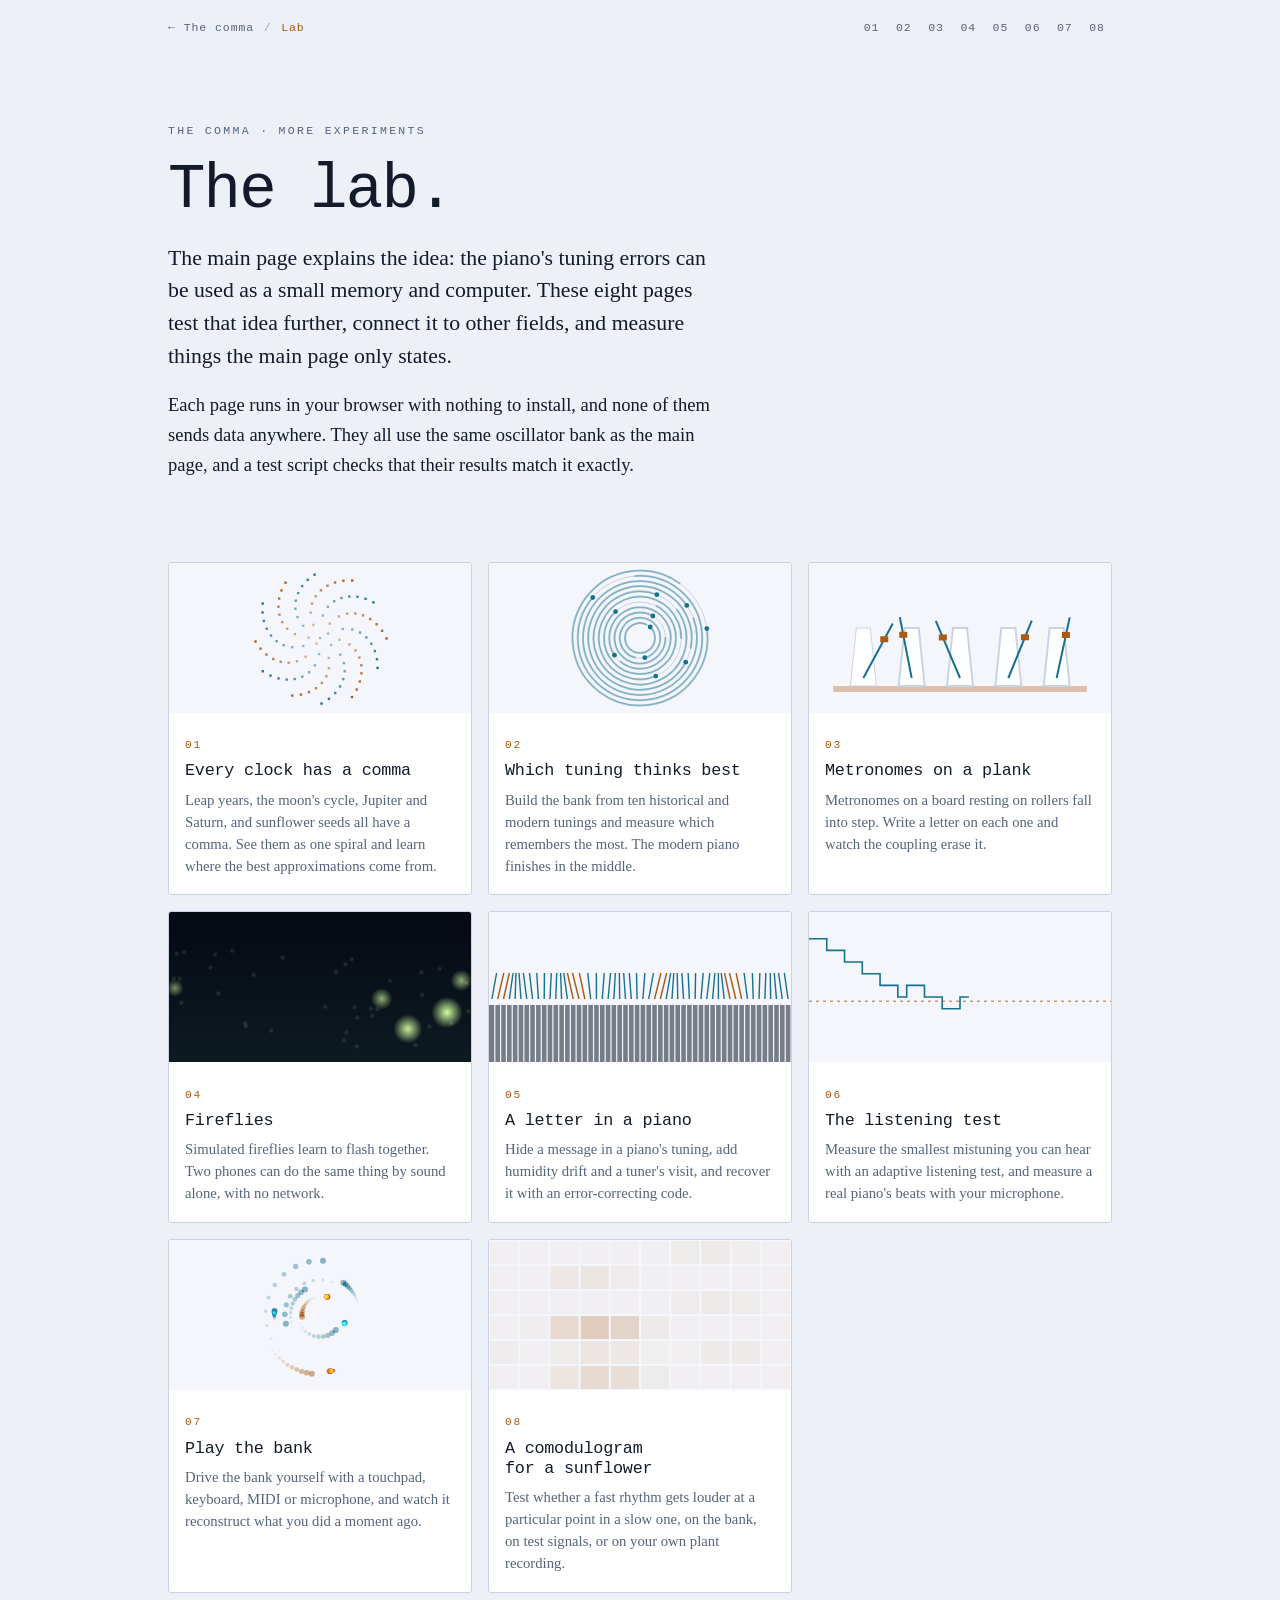
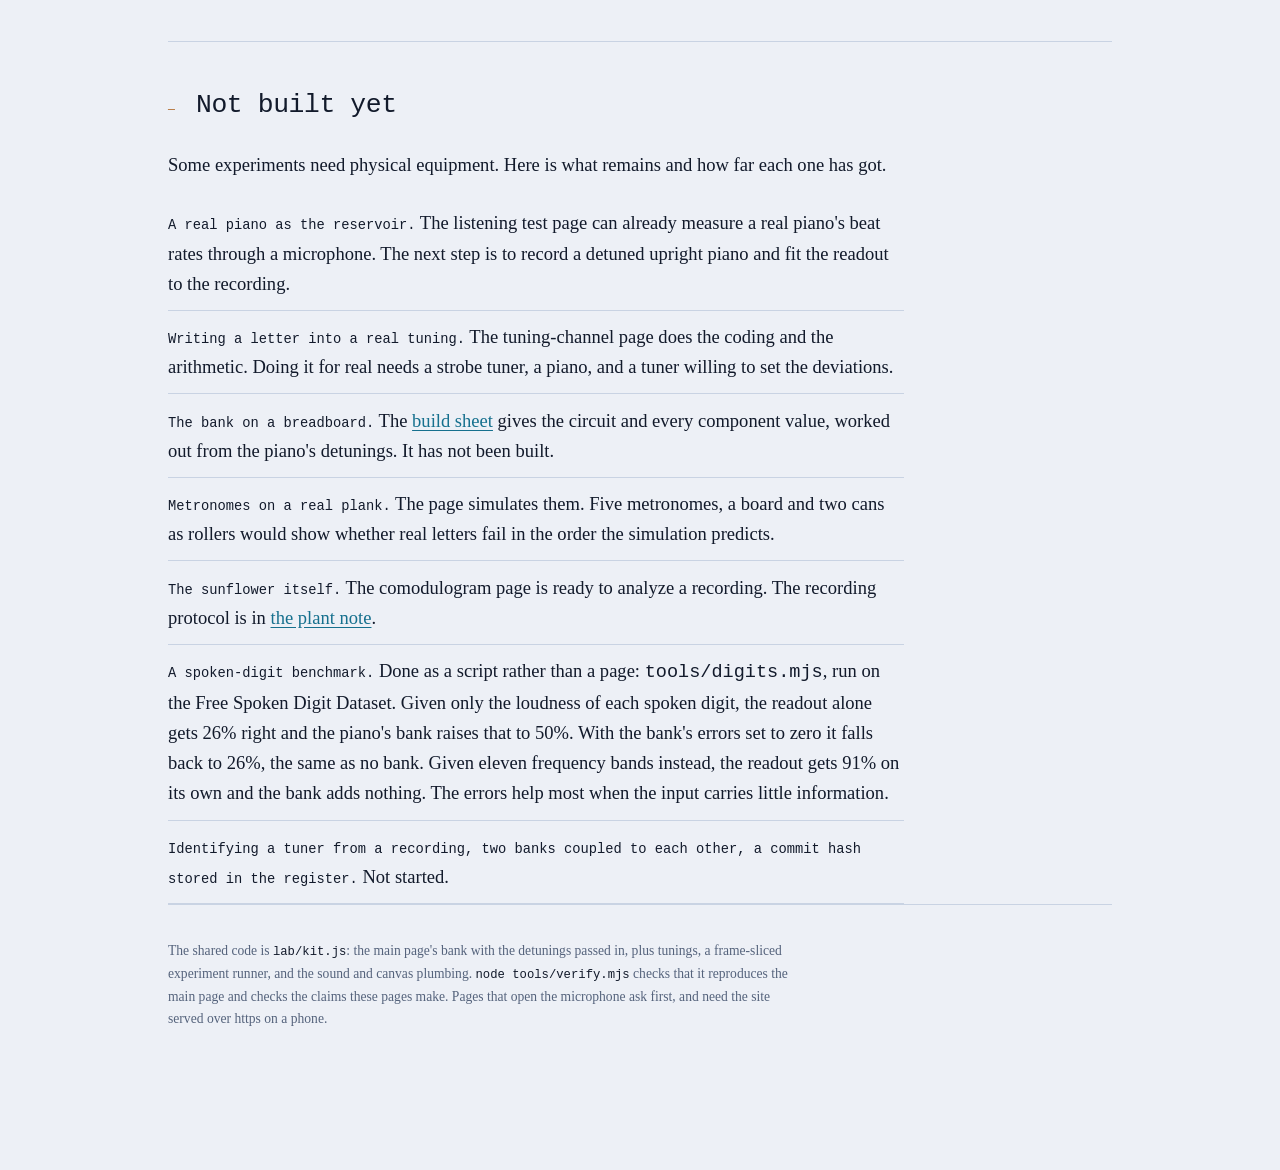
<file: lab/index.html>
<!doctype html>
<html lang="en">
<meta charset="utf-8">
<meta name="viewport" content="width=device-width, initial-scale=1">
<title>The Comma Lab</title>
<link rel="stylesheet" href="lab.css">
<style>
  .trailgrid { display: grid; grid-template-columns: 1fr; gap: 1rem; margin: 2rem 0 3rem; }
  @media (min-width: 40rem) { .trailgrid { grid-template-columns: 1fr 1fr; } }
  @media (min-width: 62rem) { .trailgrid { grid-template-columns: 1fr 1fr 1fr; } }
  .trailcard {
    display: flex; flex-direction: column; text-decoration: none; color: var(--ink);
    background: var(--panel); border: 1px solid var(--rule); border-radius: 3px; overflow: hidden;
    transition: border-color 0.15s, transform 0.15s;
  }
  .trailcard:hover { border-color: var(--temper); transform: translateY(-2px); }
  .trailcard:focus-visible { outline: 2px solid var(--temper); outline-offset: 2px; }
  .trailcard canvas { background: var(--panel-2); border-radius: 0; }
  .trailcard .body { padding: 0.9rem 1rem 1.1rem; }
  .trailcard .mark { font-family: var(--mono); font-size: 0.7rem; letter-spacing: 0.16em; color: var(--temper); }
  .trailcard h2 { font-size: 1.05rem; margin: 0.25rem 0 0.45rem; }
  .trailcard p { font-size: 0.92rem; line-height: 1.5; color: var(--dim); margin: 0; }
  .undone { margin: 0; padding: 0; list-style: none; max-width: 46rem; }
  .undone li { padding: 0.7rem 0; border-bottom: 1px solid var(--rule); }
  .undone li b { font-family: var(--mono); font-weight: 500; font-size: 0.86rem; color: var(--ink); }
</style>

<div class="wrap">

<header class="hero">
  <span class="eyebrow">The comma &middot; more experiments</span>
  <h1>The lab.</h1>
  <p class="lede">The main page explains the idea: the piano's tuning errors can be used as a small memory and computer. These eight pages test that idea further, connect it to other fields, and measure things the main page only states.</p>
  <p>Each page runs in your browser with nothing to install, and none of them sends data anywhere. They all use the same oscillator bank as the main page, and a test script checks that their results match it exactly.</p>
</header>

<div class="trailgrid" id="trails"></div>

<section>
  <div class="sec-head">
    <span class="sec-mark">&mdash;</span>
    <div><h2>Not built yet</h2></div>
  </div>
  <p class="wide">Some experiments need physical equipment. Here is what remains and how far each one has got.</p>
  <ul class="undone">
    <li><b>A real piano as the reservoir.</b> The listening test page can already measure a real piano's beat rates through a microphone. The next step is to record a detuned upright piano and fit the readout to the recording.</li>
    <li><b>Writing a letter into a real tuning.</b> The tuning-channel page does the coding and the arithmetic. Doing it for real needs a strobe tuner, a piano, and a tuner willing to set the deviations.</li>
    <li><b>The bank on a breadboard.</b> The <a href="../notes/breadboard.md">build sheet</a> gives the circuit and every component value, worked out from the piano's detunings. It has not been built.</li>
    <li><b>Metronomes on a real plank.</b> The page simulates them. Five metronomes, a board and two cans as rollers would show whether real letters fail in the order the simulation predicts.</li>
    <li><b>The sunflower itself.</b> The comodulogram page is ready to analyze a recording. The recording protocol is in <a href="../notes/plant-comodulogram.md">the plant note</a>.</li>
    <li><b>A spoken-digit benchmark.</b> Done as a script rather than a page: <code>tools/digits.mjs</code>, run on the Free Spoken Digit Dataset. Given only the loudness of each spoken digit, the readout alone gets 26% right and the piano's bank raises that to 50%. With the bank's errors set to zero it falls back to 26%, the same as no bank. Given eleven frequency bands instead, the readout gets 91% on its own and the bank adds nothing. The errors help most when the input carries little information.</li>
    <li><b>Identifying a tuner from a recording, two banks coupled to each other, a commit hash stored in the register.</b> Not started.</li>
  </ul>
  <div class="foot">
    <p class="note">The shared code is <code>lab/kit.js</code>: the main page's bank with the detunings passed in, plus tunings, a frame-sliced experiment runner, and the sound and canvas plumbing. <code>node tools/verify.mjs</code> checks that it reproduces the main page and checks the claims these pages make. Pages that open the microphone ask first, and need the site served over https on a phone.</p>
  </div>
</section>

</div>

<script src="kit.js"></script>
<script>
(function () {
  "use strict";
  Kit.nav("index.html");
  var css = Kit.css, alpha = Kit.alpha, fit = Kit.fit, TAU = Math.PI * 2;

  var BLURBS = {
    "ladder.html": "Leap years, the moon's cycle, Jupiter and Saturn, and sunflower seeds all have a comma. See them as one spiral and learn where the best approximations come from.",
    "bakeoff.html": "Build the bank from ten historical and modern tunings and measure which remembers the most. The modern piano finishes in the middle.",
    "metronomes.html": "Metronomes on a board resting on rollers fall into step. Write a letter on each one and watch the coupling erase it.",
    "fireflies.html": "Simulated fireflies learn to flash together. Two phones can do the same thing by sound alone, with no network.",
    "channel.html": "Hide a message in a piano's tuning, add humidity drift and a tuner's visit, and recover it with an error-correcting code.",
    "listen.html": "Measure the smallest mistuning you can hear with an adaptive listening test, and measure a real piano's beats with your microphone.",
    "instrument.html": "Drive the bank yourself with a touchpad, keyboard, MIDI or microphone, and watch it reconstruct what you did a moment ago.",
    "comodulogram.html": "Test whether a fast rhythm gets louder at a particular point in a slow one, on the bank, on test signals, or on your own plant recording."
  };

  var host = document.getElementById("trails");
  var cards = [];
  Kit.PAGES.forEach(function (p, i) {
    var a = document.createElement("a");
    a.className = "trailcard"; a.href = p.href;
    a.innerHTML = '<canvas height="150" aria-hidden="true"></canvas><div class="body"><span class="mark">' +
      String(i + 1).padStart(2, "0") + '</span><h2>' + p.title + '</h2><p>' + BLURBS[p.href] + '</p></div>';
    host.appendChild(a);
    cards.push({ cv: a.querySelector("canvas"), i: i, vis: true, seed: i * 1.7 });
  });

  // ── tiny live sketches, one per trail ──
  var IV = Kit.intervals(Kit.edo(12));
  var maxBeat = Math.max.apply(null, IV.map(function (v) { return v.beat; }));
  var flies = [];
  for (var k = 0; k < 40; k++) flies.push({ x: Math.random(), y: 0.25 + Math.random() * 0.65, ph: Math.random(), w: 0.9 + Math.random() * 0.2, flash: 0 });

  function sketch(c, t, dt) {
    var f = fit(c.cv), g = f.g, w = f.w, h = f.h;
    g.clearRect(0, 0, w, h);
    var J = css("--just"), T = css("--temper"), D = css("--dim"), R = css("--rule");
    var cx = w / 2, cy = h / 2;
    switch (c.i) {
      case 0: { // the fifths spiral, growing and resetting
        var n = Math.floor(30 + ((t * 40) % 600));
        var x = Math.log2(1.5), sc = (h * 0.45) / Math.sqrt(n);
        for (var i = 0; i < n; i++) {
          var a = TAU * ((i * x) % 1) - Math.PI / 2, r = sc * Math.sqrt(i);
          g.fillStyle = (i % 12) % 2 ? T : J; g.globalAlpha = 0.4 + 0.6 * i / n;
          g.fillRect(cx + Math.cos(a) * r - 1.2, cy + Math.sin(a) * r - 1.2, 2.4, 2.4);
        }
        g.globalAlpha = 1; break;
      }
      case 1: { // eleven clocks
        for (var j = 0; j < 11; j++) {
          var rr = h * (0.1 + 0.035 * j);
          g.strokeStyle = R; g.lineWidth = 1; g.beginPath(); g.arc(cx, cy, rr, 0, TAU); g.stroke();
          var om = TAU * (IV[j].fJust - IV[j].fTemp) / 6;
          var aa = om * t + j - Math.PI / 2;
          g.strokeStyle = alpha(J, 0.4); g.lineWidth = 2; g.beginPath();
          var dir = om >= 0 ? -1 : 1;
          g.arc(cx, cy, rr, aa, aa + dir * (0.2 + 1.0 * IV[j].beat / maxBeat), dir > 0); g.stroke();
          g.fillStyle = J; g.beginPath(); g.arc(cx + Math.cos(aa) * rr, cy + Math.sin(aa) * rr, 2.4, 0, TAU); g.fill();
        }
        break;
      }
      case 2: { // metronomes drifting into step, then a reset
        var cyc = (t % 24) / 24, sync = Math.min(1, cyc * 1.6);
        var base = h * 0.82;
        g.fillStyle = alpha(T, 0.35); g.fillRect(w * 0.08, base, w * 0.84, 6);
        for (var m = 0; m < 5; m++) {
          var mx = w * (0.18 + m * 0.16);
          var own = TAU * 1.3 * t * (1 + 0.05 * (m - 2) * (1 - sync)) + m * 1.3 * (1 - sync);
          var ang = 0.5 * Math.sin(own);
          g.fillStyle = css("--panel"); g.strokeStyle = R;
          g.beginPath(); g.moveTo(mx - 13, base); g.lineTo(mx - 7, base - 58); g.lineTo(mx + 7, base - 58); g.lineTo(mx + 13, base); g.closePath(); g.fill(); g.stroke();
          var tipx = mx + Math.sin(ang) * 62, tipy = base - 8 - Math.cos(ang) * 62;
          g.strokeStyle = J; g.lineWidth = 2; g.beginPath(); g.moveTo(mx, base - 8); g.lineTo(tipx, tipy); g.stroke();
          g.fillStyle = T; g.fillRect(mx + Math.sin(ang) * 44 - 4, base - 8 - Math.cos(ang) * 44 - 3, 8, 6);
        }
        break;
      }
      case 3: { // fireflies
        var sky = g.createLinearGradient(0, 0, 0, h);
        sky.addColorStop(0, "#050914"); sky.addColorStop(1, "#0d1a22");
        g.fillStyle = sky; g.fillRect(0, 0, w, h);
        var syncF = ((t % 30) / 30);
        g.globalCompositeOperation = "lighter";
        flies.forEach(function (fl) {
          fl.ph += dt * fl.w;
          if (fl.ph >= 1) { fl.ph -= 1; fl.flash = 1; flies.forEach(function (o) { if (o !== fl) o.ph = Math.min(1, o.ph + 0.012 * syncF * 3); }); }
          fl.flash *= Math.exp(-dt * 6);
          fl.x += (Math.random() - 0.5) * 0.002;
          var px = fl.x * w, py = fl.y * h;
          var gr = g.createRadialGradient(px, py, 0, px, py, 3 + 14 * fl.flash);
          gr.addColorStop(0, "rgba(220,255,140," + (0.15 + 0.85 * fl.flash) + ")"); gr.addColorStop(1, "rgba(220,255,140,0)");
          g.fillStyle = gr; g.beginPath(); g.arc(px, py, 3 + 14 * fl.flash, 0, TAU); g.fill();
        });
        g.globalCompositeOperation = "source-over";
        if (syncF < 0.02) flies.forEach(function (fl) { fl.ph = Math.random(); });
        break;
      }
      case 4: { // keyboard with wandering needles
        var kw = w / 52, ky = h * 0.62;
        g.fillStyle = css("--ink"); g.globalAlpha = 0.55; g.fillRect(0, ky, w, h - ky); g.globalAlpha = 1;
        for (var q = 0; q < 52; q++) {
          g.fillStyle = css("--panel-2"); g.fillRect(q * kw + kw - 0.6, ky, 1.2, h - ky);
          var off = Math.sin(q * 0.7 + c.seed) * 0.6 + Math.sin(t * 0.6 + q * 0.21) * 0.5;
          var nx = q * kw + kw / 2, ny = ky - 6;
          g.strokeStyle = Math.abs(off) > 0.8 ? T : J; g.lineWidth = 1.4;
          g.beginPath(); g.moveTo(nx, ny); g.lineTo(nx + off * 6, ny - 26); g.stroke();
        }
        break;
      }
      case 5: { // a staircase
        var steps = 34, lv = 12, sx = w / steps, path = [];
        var rng = Kit.mulberry32(5), streak = 0;
        for (var s = 0; s < steps; s++) {
          path.push(lv);
          var correct = rng() < (lv > 3 ? 0.92 : 0.55);
          if (correct) { streak++; if (streak === 2) { lv /= 1.35; streak = 0; } } else { lv *= 1.35; streak = 0; }
        }
        var shown = Math.floor((t * 6) % (steps + 10));
        function Y(v) { return h * 0.12 + (h * 0.76) * (1 - Math.log(v / 0.8) / Math.log(15 / 0.8)); }
        g.strokeStyle = J; g.lineWidth = 1.6; g.beginPath();
        for (var s2 = 0; s2 < Math.min(shown, steps); s2++) { var yv = Y(path[s2]); if (s2) g.lineTo(s2 * sx, yv); else g.moveTo(0, yv); g.lineTo((s2 + 1) * sx, yv); }
        g.stroke();
        g.strokeStyle = alpha(T, 0.6); g.setLineDash([3, 4]); g.beginPath(); g.moveTo(0, Y(2.4)); g.lineTo(w, Y(2.4)); g.stroke(); g.setLineDash([]);
        break;
      }
      case 6: { // comets
        g.globalCompositeOperation = "lighter";
        for (var j2 = 0; j2 < 11; j2++) {
          var om2 = TAU * (IV[j2].fJust - IV[j2].fTemp) / 5;
          var amp = h * (0.12 + 0.28 * (0.5 + 0.5 * Math.sin(t * 0.7 + j2)));
          for (var tr = 0; tr < 10; tr++) {
            var tt = t - tr * 0.025, a2 = om2 * tt + j2;
            var px2 = cx + Math.cos(a2) * amp, py2 = cy + Math.sin(a2) * amp;
            g.fillStyle = alpha(j2 % 3 ? J : T, 0.5 * (1 - tr / 10));
            g.beginPath(); g.arc(px2, py2, 3 - tr * 0.2, 0, TAU); g.fill();
          }
        }
        g.globalCompositeOperation = "source-over";
        break;
      }
      case 7: { // a comodulogram, one cell lighting
        var nx2 = 10, ny2 = 6, cwid = w / nx2, chh = h / ny2;
        for (var a3 = 0; a3 < nx2; a3++) for (var b3 = 0; b3 < ny2; b3++) {
          var d2 = Math.hypot(a3 - 3.2, b3 - 3.5);
          var v = Math.exp(-d2 * d2 / 3) * (0.6 + 0.4 * Math.sin(t * 1.5)) + 0.08 * Math.sin(a3 * 7 + b3 * 3 + t);
          g.fillStyle = alpha(T, Math.max(0.04, Math.min(0.95, v)));
          g.fillRect(a3 * cwid + 1, b3 * chh + 1, cwid - 2, chh - 2);
        }
        break;
      }
    }
  }

  if ("IntersectionObserver" in window) {
    var io = new IntersectionObserver(function (es) {
      es.forEach(function (e) { cards.forEach(function (c) { if (c.cv === e.target) c.vis = e.isIntersecting; }); });
    });
    cards.forEach(function (c) { io.observe(c.cv); });
  }
  var last = 0, T0 = performance.now();
  function loop(now) {
    var dt = last ? Math.min(0.05, (now - last) / 1000) : 0.016; last = now;
    var t = (now - T0) / 1000;
    if (!document.hidden) cards.forEach(function (c) { if (c.vis) sketch(c, Kit.reduced ? 3 : t, Kit.reduced ? 0 : dt); });
    if (!Kit.reduced) requestAnimationFrame(loop);
  }
  Kit.onTheme(function () { cards.forEach(function (c) { sketch(c, 3, 0); }); });
  requestAnimationFrame(loop);
})();
</script>
</file>
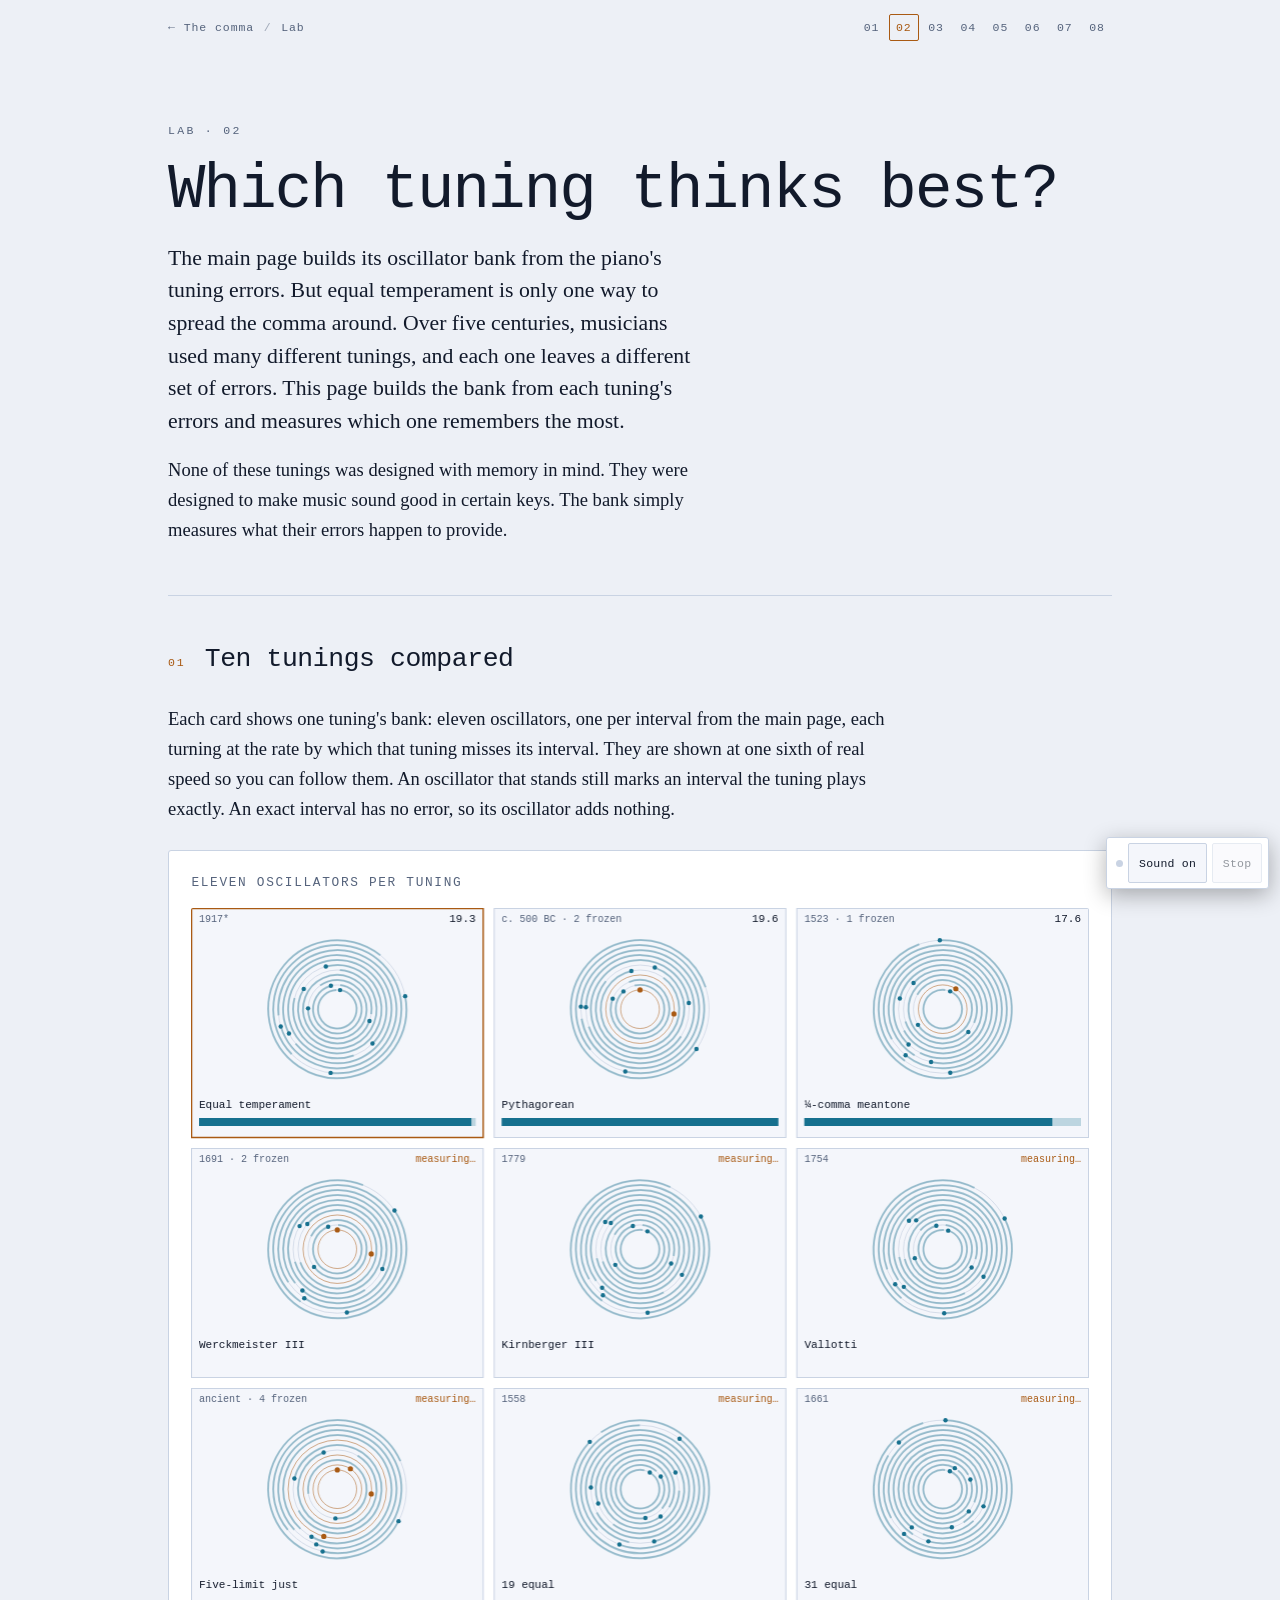
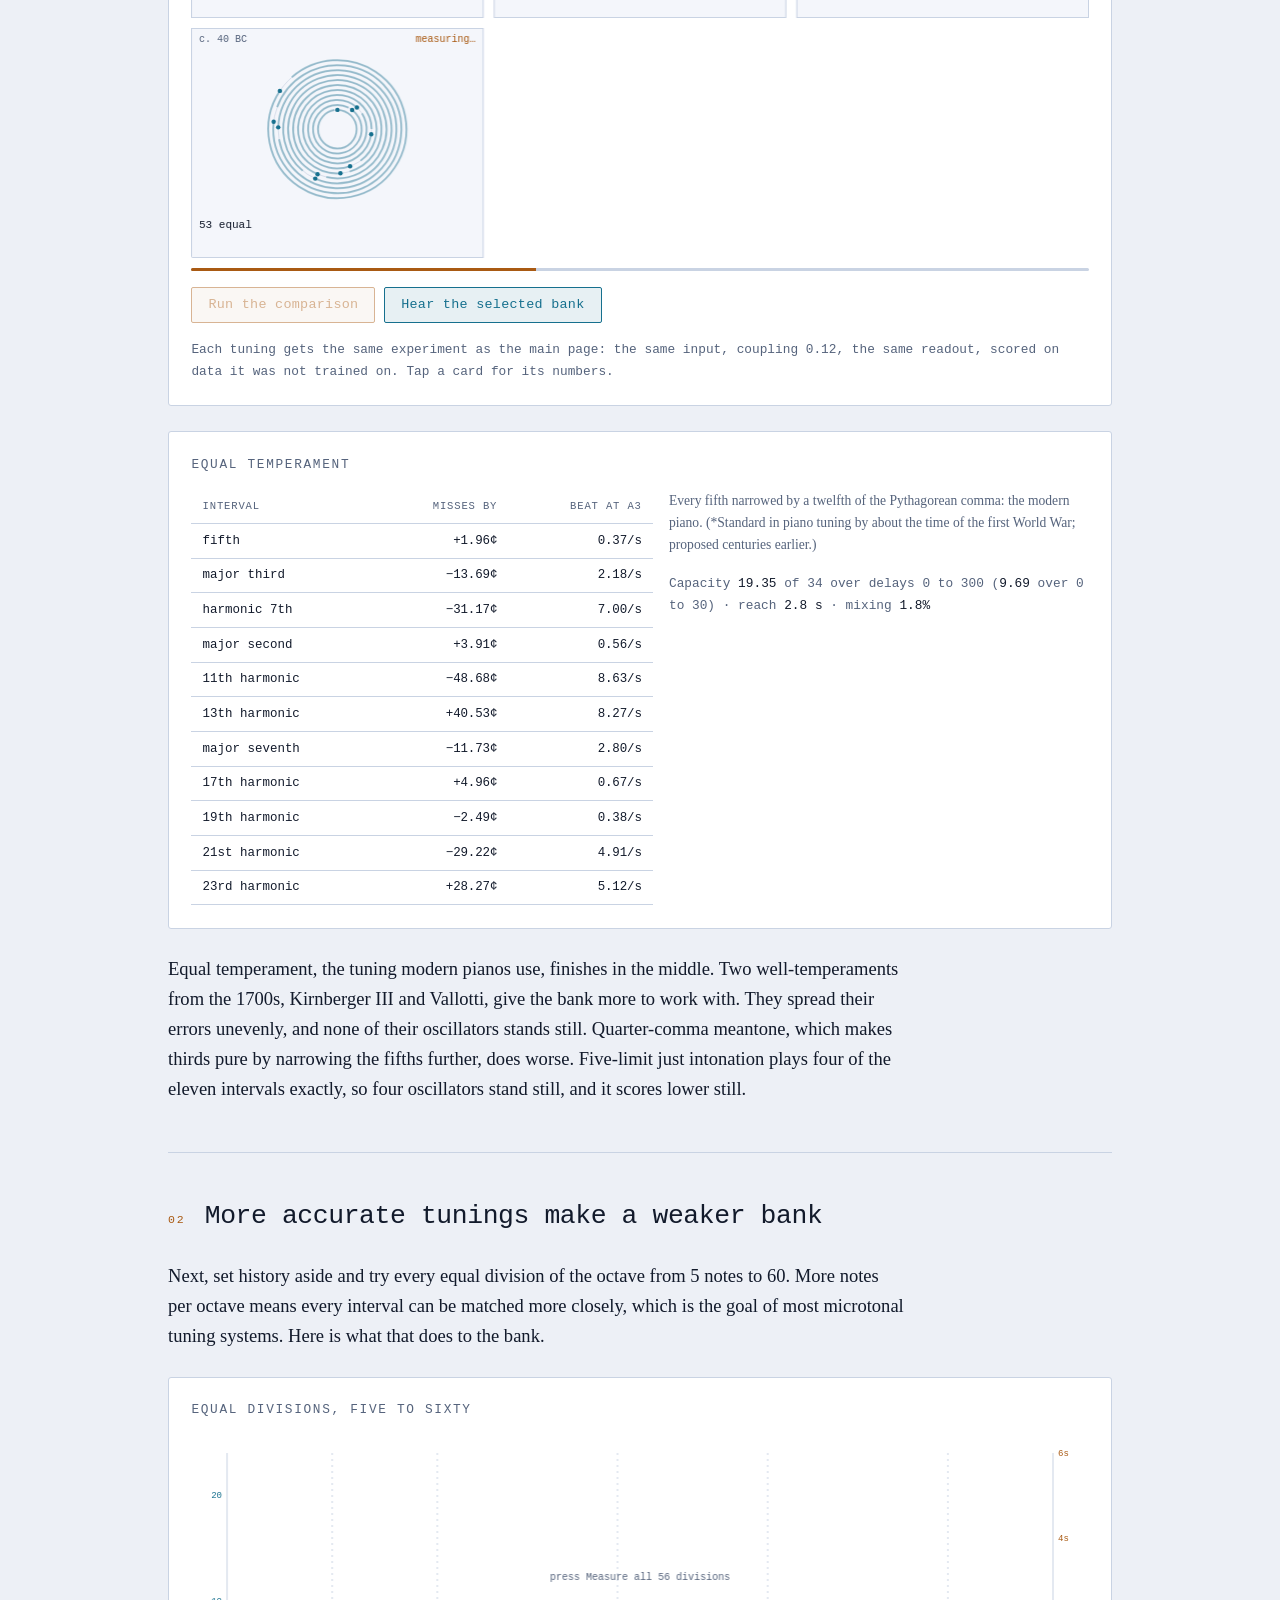
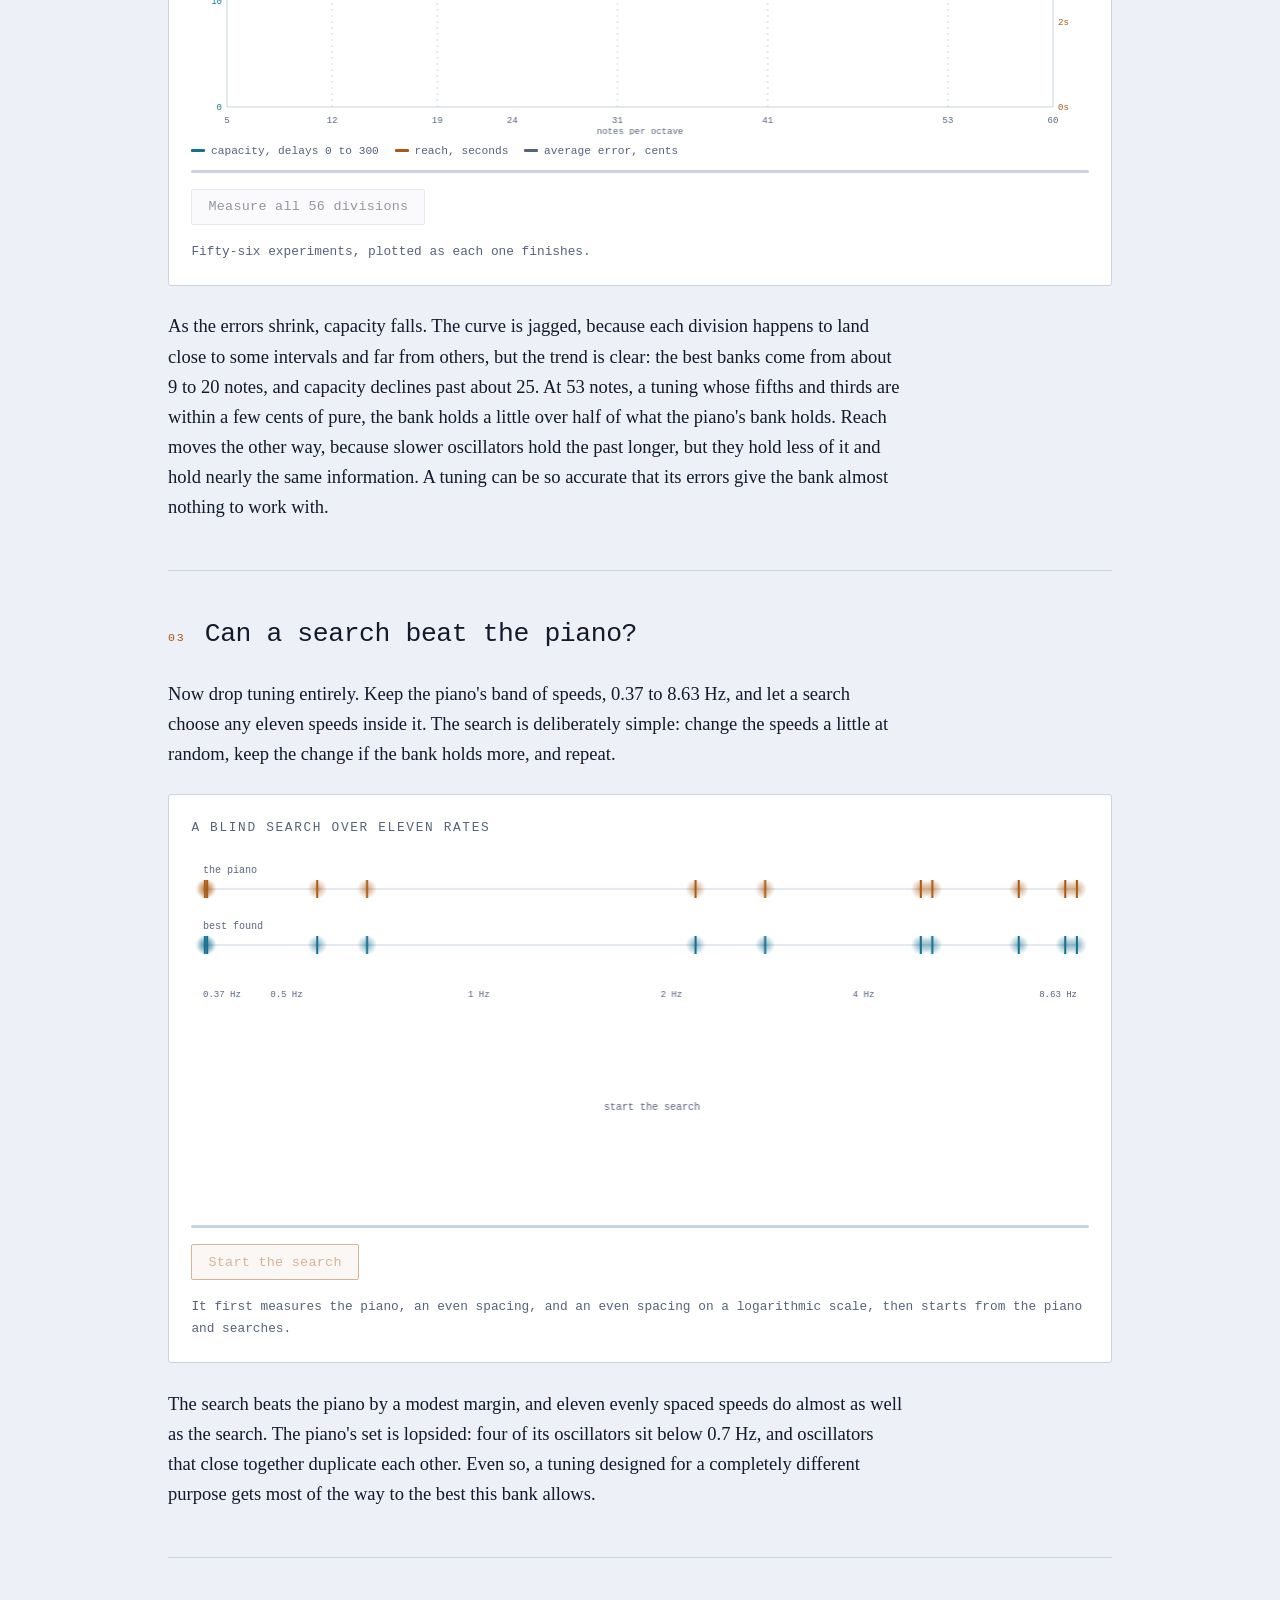
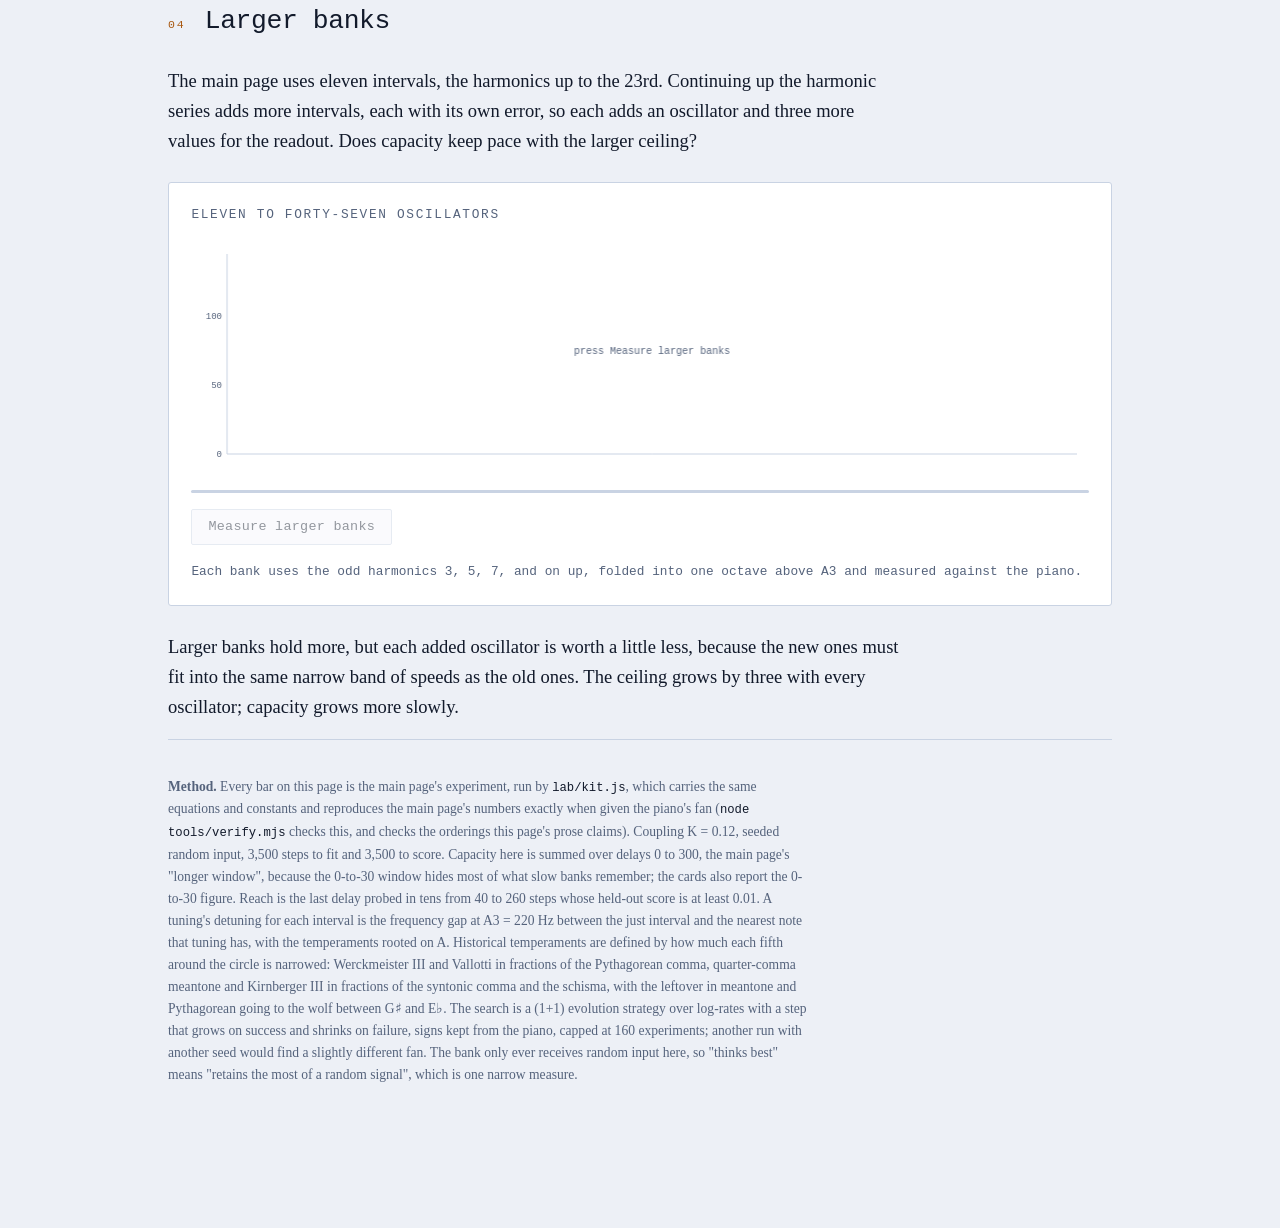
<file: lab/bakeoff.html>
<!doctype html>
<html lang="en">
<meta charset="utf-8">
<meta name="viewport" content="width=device-width, initial-scale=1">
<title>Which Tuning Thinks Best</title>
<link rel="stylesheet" href="lab.css">
<style>
  .detail { display: grid; grid-template-columns: 1fr; gap: 1rem; }
  @media (min-width: 54rem) { .detail { grid-template-columns: 1.1fr 1fr; } }
  .legend { display: flex; flex-wrap: wrap; gap: 0.4rem 1rem; font-family: var(--mono); font-size: 0.7rem; color: var(--dim); margin: 0.4rem 0 0; }
  .legend i { display: inline-block; width: 14px; height: 3px; vertical-align: middle; margin-right: 0.35rem; border-radius: 1px; }
</style>

<div class="wrap">

<header class="hero">
  <span class="eyebrow">Lab &middot; 02</span>
  <h1>Which tuning thinks best?</h1>
  <p class="lede">The main page builds its oscillator bank from the piano's tuning errors. But equal temperament is only one way to spread the comma around. Over five centuries, musicians used many different tunings, and each one leaves a different set of errors. This page builds the bank from each tuning's errors and measures which one remembers the most.</p>
  <p>None of these tunings was designed with memory in mind. They were designed to make music sound good in certain keys. The bank simply measures what their errors happen to provide.</p>
</header>

<section>
  <div class="sec-head">
    <span class="sec-mark">01</span>
    <div><h2>Ten tunings compared</h2></div>
  </div>

  <p class="wide">Each card shows one tuning's bank: eleven oscillators, one per interval from the main page, each turning at the rate by which that tuning misses its interval. They are shown at one sixth of real speed so you can follow them. An oscillator that stands still marks an interval the tuning plays exactly. An exact interval has no error, so its oscillator adds nothing.</p>

  <div class="panel">
    <h3>Eleven oscillators per tuning</h3>
    <canvas id="cards" height="560" aria-label="One card per tuning showing eleven oscillators turning at that tuning's detunings, with its measured capacity"></canvas>
    <div class="meter" aria-hidden="true"><i id="m1"></i></div>
    <div class="btn-row">
      <button id="b-contest" data-tone="temper">Run the comparison</button>
      <button id="b-sound" data-tone="just" data-needs-sound>Hear the selected bank</button>
    </div>
    <div class="readout" id="contest-read">Each tuning gets the same experiment as the main page: the same input, coupling 0.12, the same readout, scored on data it was not trained on. Tap a card for its numbers.</div>
  </div>

  <div class="panel">
    <h3 id="detail-title">The selected tuning</h3>
    <div class="detail">
      <div class="table-scroll" style="margin:0">
        <table>
          <thead><tr><th>Interval</th><th>Misses by</th><th>Beat at A3</th></tr></thead>
          <tbody id="detail-body"></tbody>
        </table>
      </div>
      <div>
        <p class="note" id="detail-note" style="margin-top:0"></p>
        <div class="readout" id="detail-read"></div>
      </div>
    </div>
  </div>

  <p class="wide">Equal temperament, the tuning modern pianos use, finishes in the middle. Two well-temperaments from the 1700s, Kirnberger III and Vallotti, give the bank more to work with. They spread their errors unevenly, and none of their oscillators stands still. Quarter-comma meantone, which makes thirds pure by narrowing the fifths further, does worse. Five-limit just intonation plays four of the eleven intervals exactly, so four oscillators stand still, and it scores lower still.</p>
</section>

<section>
  <div class="sec-head">
    <span class="sec-mark">02</span>
    <div><h2>More accurate tunings make a weaker bank</h2></div>
  </div>

  <p class="wide">Next, set history aside and try every equal division of the octave from 5 notes to 60. More notes per octave means every interval can be matched more closely, which is the goal of most microtonal tuning systems. Here is what that does to the bank.</p>

  <div class="panel">
    <h3>Equal divisions, five to sixty</h3>
    <canvas id="ladder" height="300" aria-label="Capacity, reach, and average error of the bank built from each equal division of the octave"></canvas>
    <div class="legend">
      <span><i style="background:var(--just)"></i>capacity, delays 0 to 300</span>
      <span><i style="background:var(--temper)"></i>reach, seconds</span>
      <span><i style="background:var(--dim)"></i>average error, cents</span>
    </div>
    <div class="meter" aria-hidden="true"><i id="m2"></i></div>
    <div class="btn-row">
      <button id="b-ladder">Measure all 56 divisions</button>
    </div>
    <div class="readout" id="ladder-read">Fifty-six experiments, plotted as each one finishes.</div>
  </div>

  <p class="wide">As the errors shrink, capacity falls. The curve is jagged, because each division happens to land close to some intervals and far from others, but the trend is clear: the best banks come from about 9 to 20 notes, and capacity declines past about 25. At 53 notes, a tuning whose fifths and thirds are within a few cents of pure, the bank holds a little over half of what the piano's bank holds. Reach moves the other way, because slower oscillators hold the past longer, but they hold less of it and hold nearly the same information. A tuning can be so accurate that its errors give the bank almost nothing to work with.</p>
</section>

<section>
  <div class="sec-head">
    <span class="sec-mark">03</span>
    <div><h2>Can a search beat the piano?</h2></div>
  </div>

  <p class="wide">Now drop tuning entirely. Keep the piano's band of speeds, 0.37 to 8.63 Hz, and let a search choose any eleven speeds inside it. The search is deliberately simple: change the speeds a little at random, keep the change if the bank holds more, and repeat.</p>

  <div class="panel">
    <h3>A blind search over eleven rates</h3>
    <canvas id="fan" height="150" aria-label="The piano's eleven rates and the best rates found so far, on a log axis from 0.37 to 8.63 hertz"></canvas>
    <canvas id="trace" height="200" style="margin-top:0.8rem" aria-label="Best capacity found against number of experiments, with the piano and two simple spacings for comparison"></canvas>
    <div class="meter" aria-hidden="true"><i id="m3"></i></div>
    <div class="btn-row">
      <button id="b-search" data-tone="temper">Start the search</button>
    </div>
    <div class="readout" id="search-read">It first measures the piano, an even spacing, and an even spacing on a logarithmic scale, then starts from the piano and searches.</div>
  </div>

  <p class="wide">The search beats the piano by a modest margin, and eleven evenly spaced speeds do almost as well as the search. The piano's set is lopsided: four of its oscillators sit below 0.7 Hz, and oscillators that close together duplicate each other. Even so, a tuning designed for a completely different purpose gets most of the way to the best this bank allows.</p>
</section>

<section>
  <div class="sec-head">
    <span class="sec-mark">04</span>
    <div><h2>Larger banks</h2></div>
  </div>

  <p class="wide">The main page uses eleven intervals, the harmonics up to the 23rd. Continuing up the harmonic series adds more intervals, each with its own error, so each adds an oscillator and three more values for the readout. Does capacity keep pace with the larger ceiling?</p>

  <div class="panel">
    <h3>Eleven to forty-seven oscillators</h3>
    <canvas id="big" height="240" aria-label="Capacity against ceiling for banks of 11, 16, 23, 32 and 47 oscillators"></canvas>
    <div class="meter" aria-hidden="true"><i id="m4"></i></div>
    <div class="btn-row"><button id="b-big">Measure larger banks</button></div>
    <div class="readout" id="big-read">Each bank uses the odd harmonics 3, 5, 7, and on up, folded into one octave above A3 and measured against the piano.</div>
  </div>

  <p class="wide">Larger banks hold more, but each added oscillator is worth a little less, because the new ones must fit into the same narrow band of speeds as the old ones. The ceiling grows by three with every oscillator; capacity grows more slowly.</p>

  <div class="foot">
    <p class="note"><strong>Method.</strong> Every bar on this page is the main page's experiment, run by <code>lab/kit.js</code>, which carries the same equations and constants and reproduces the main page's numbers exactly when given the piano's fan (<code>node tools/verify.mjs</code> checks this, and checks the orderings this page's prose claims). Coupling K = 0.12, seeded random input, 3,500 steps to fit and 3,500 to score. Capacity here is summed over delays 0 to 300, the main page's "longer window", because the 0-to-30 window hides most of what slow banks remember; the cards also report the 0-to-30 figure. Reach is the last delay probed in tens from 40 to 260 steps whose held-out score is at least 0.01. A tuning's detuning for each interval is the frequency gap at A3 = 220 Hz between the just interval and the nearest note that tuning has, with the temperaments rooted on A. Historical temperaments are defined by how much each fifth around the circle is narrowed: Werckmeister III and Vallotti in fractions of the Pythagorean comma, quarter-comma meantone and Kirnberger III in fractions of the syntonic comma and the schisma, with the leftover in meantone and Pythagorean going to the wolf between G&sharp; and E&flat;. The search is a (1+1) evolution strategy over log-rates with a step that grows on success and shrinks on failure, signs kept from the piano, capped at 160 experiments; another run with another seed would find a slightly different fan. The bank only ever receives random input here, so "thinks best" means "retains the most of a random signal", which is one narrow measure.</p>
  </div>
</section>

</div>

<script src="kit.js"></script>
<script>
(function () {
  "use strict";
  Kit.nav("bakeoff.html");
  Kit.soundBar();
  var fit = Kit.fit, css = Kit.css, alpha = Kit.alpha, S = Kit.sound;
  var TAU = Math.PI * 2, Q = Kit.queue();
  var KC = 0.12;

  // ── contestants ──
  var C = [
    { id: "equal", t: Kit.edo(12), name: "Equal temperament", year: "1917*" },
    { id: "pythagorean", t: Kit.temperament("pythagorean"), name: "Pythagorean", year: "c. 500 BC" },
    { id: "meantone", t: Kit.temperament("meantone"), name: "¼-comma meantone", year: "1523" },
    { id: "werckmeister", t: Kit.temperament("werckmeister"), name: "Werckmeister III", year: "1691" },
    { id: "kirnberger", t: Kit.temperament("kirnberger"), name: "Kirnberger III", year: "1779" },
    { id: "vallotti", t: Kit.temperament("vallotti"), name: "Vallotti", year: "1754" },
    { id: "just", t: Kit.justIntonation(), name: "Five-limit just", year: "ancient" },
    { id: "edo19", t: Kit.edo(19), name: "19 equal", year: "1558" },
    { id: "edo31", t: Kit.edo(31), name: "31 equal", year: "1661" },
    { id: "edo53", t: Kit.edo(53), name: "53 equal", year: "c. 40 BC" }
  ];
  var NOTES = {
    equal: "Every fifth narrowed by a twelfth of the Pythagorean comma: the modern piano. (*Standard in piano tuning by about the time of the first World War; proposed centuries earlier.)",
    edo19: "Nineteen equal steps, proposed by Francisco de Salinas in 1558. Better thirds than the piano, worse fifths.",
    edo31: "Thirty-one equal steps, championed by Christiaan Huygens in 1661. Nearly quarter-comma meantone, without the wolf.",
    edo53: "Fifty-three equal steps, Jing Fang's and Mercator's. Fifths and thirds within a few cents of pure. Too good for this bank's own good."
  };
  C.forEach(function (c, i) {
    c.IV = Kit.intervals(c.t);
    c.OM = Kit.omegas(c.IV);
    c.res = null;
    c.note = NOTES[c.id] || c.t.note || "";
    c.slot = i; c.x = 0; c.y = 0; c.tx = 0; c.ty = 0; c.placed = false;
    c.phase = new Float64Array(11);
    for (var j = 0; j < 11; j++) c.phase[j] = j * 0.57;
  });
  var selC = C[0];

  // ── card layout: a grid that reorders by rank once measured ──
  var cardsCv = document.getElementById("cards");
  function layout(w) {
    var cols = w >= 900 ? 5 : w >= 560 ? 3 : 2;
    var gap = 10, cw = (w - gap * (cols - 1)) / cols, ch = Math.min(cw * 1.08, 230);
    var rows = Math.ceil(C.length / cols);
    return { cols: cols, gap: gap, cw: cw, ch: ch, h: rows * (ch + gap) - gap };
  }
  function rankOrder() {
    var measured = C.filter(function (c) { return c.res; });
    if (measured.length < C.length) return C.slice();
    return C.slice().sort(function (a, b) { return b.res.total - a.res.total; });
  }
  function placeCards(w, snap) {
    var L = layout(w);
    var want = String(L.h);
    if (cardsCv.getAttribute("height") !== want && cardsCv.dataset.cssHeight !== want) {
      cardsCv.dataset.cssHeight = want;
    }
    rankOrder().forEach(function (c, i) {
      c.tx = (i % L.cols) * (L.cw + L.gap);
      c.ty = Math.floor(i / L.cols) * (L.ch + L.gap);
      if (snap || !c.placed) { c.x = c.tx; c.y = c.ty; c.placed = true; }
    });
    return L;
  }

  var maxBeat = 0;
  C.forEach(function (c) { c.IV.forEach(function (v) { maxBeat = Math.max(maxBeat, v.beat); }); });

  function drawCards(dt) {
    var w = cardsCv.clientWidth;
    var L = placeCards(w, false);
    var f = fit(cardsCv), g = f.g;
    g.clearRect(0, 0, f.w, f.h);
    var bestTotal = 0;
    C.forEach(function (c) { if (c.res) bestTotal = Math.max(bestTotal, c.res.total); });
    var justC = css("--just"), tempC = css("--temper"), dimC = css("--dim"), inkC = css("--ink"), ruleC = css("--rule");
    C.forEach(function (c) {
      // glide toward the ranked slot
      var k = Kit.reduced ? 1 : Math.min(1, dt * 5);
      c.x += (c.tx - c.x) * k; c.y += (c.ty - c.y) * k;
      var x0 = c.x, y0 = c.y, cw = L.cw, ch = L.ch;
      g.fillStyle = css("--panel-2");
      g.fillRect(x0, y0, cw, ch);
      g.strokeStyle = c === selC ? tempC : ruleC; g.lineWidth = c === selC ? 1.5 : 1;
      g.strokeRect(x0 + 0.5, y0 + 0.5, cw - 1, ch - 1);
      // clocks
      var cx = x0 + cw / 2, cy = y0 + ch * 0.44, R = Math.min(cw * 0.36, ch * 0.3);
      for (var j = 0; j < 11; j++) {
        var r = R * (0.28 + 0.72 * j / 10);
        var v = c.IV[j];
        var frozen = v.beat < 0.01;
        if (!Kit.reduced) c.phase[j] += c.OM[j] / 6 * dt;
        g.strokeStyle = alpha(frozen ? tempC : ruleC, frozen ? 0.5 : 0.7); g.lineWidth = 1;
        g.beginPath(); g.arc(cx, cy, r, 0, TAU); g.stroke();
        var a = c.phase[j] - Math.PI / 2;
        var px = cx + Math.cos(a) * r, py = cy + Math.sin(a) * r;
        var speed = v.beat / maxBeat;
        if (!frozen && !Kit.reduced) {
          // a short comet tail, length by speed
          g.strokeStyle = alpha(justC, 0.35); g.lineWidth = 2;
          g.beginPath();
          var dir = c.OM[j] >= 0 ? -1 : 1;
          g.arc(cx, cy, r, a, a + dir * Math.min(1.4, 0.15 + speed * 1.2), dir > 0);
          g.stroke();
        }
        g.fillStyle = frozen ? tempC : justC;
        g.beginPath(); g.arc(px, py, frozen ? 2.6 : 2.2, 0, TAU); g.fill();
      }
      // labels
      g.fillStyle = inkC; g.font = "500 11px " + css("--mono"); g.textAlign = "left";
      g.fillText(c.name, x0 + 8, y0 + ch - 30);
      g.fillStyle = dimC; g.font = "10px " + css("--mono");
      var zeros = c.IV.filter(function (v) { return v.beat < 0.01; }).length;
      g.fillText(c.year + (zeros ? " · " + zeros + " frozen" : ""), x0 + 8, y0 + 14);
      if (c.res) {
        var bw = (cw - 16) * c.res.total / Math.max(bestTotal, 1);
        g.fillStyle = alpha(justC, 0.25); g.fillRect(x0 + 8, y0 + ch - 20, cw - 16, 8);
        g.fillStyle = justC; g.fillRect(x0 + 8, y0 + ch - 20, bw, 8);
        g.fillStyle = inkC; g.textAlign = "right"; g.font = "500 11px " + css("--mono");
        g.fillText(c.res.total.toFixed(1), x0 + cw - 8, y0 + 14);
      } else if (c.busy) {
        g.fillStyle = tempC; g.textAlign = "right";
        g.fillText("measuring…", x0 + cw - 8, y0 + 14);
      }
    });
  }

  cardsCv.addEventListener("click", function (e) {
    var rect = cardsCv.getBoundingClientRect(), mx = e.clientX - rect.left, my = e.clientY - rect.top;
    var L = layout(cardsCv.clientWidth);
    C.forEach(function (c) {
      if (mx >= c.x && mx <= c.x + L.cw && my >= c.y && my <= c.y + L.ch) { selC = c; showDetail(); }
    });
  });

  function showDetail() {
    var c = selC;
    document.getElementById("detail-title").textContent = c.name;
    var body = document.getElementById("detail-body");
    body.innerHTML = "";
    c.IV.forEach(function (v) {
      var tr = document.createElement("tr");
      var frozen = v.beat < 0.01;
      tr.innerHTML = "<td>" + v.name + "</td><td class='num' style='color:var(" + (frozen ? "--temper" : "--ink") + ")'>" +
        (v.err >= 0 ? "+" : "−") + Math.abs(v.err).toFixed(2) + "¢</td><td class='num'>" +
        (frozen ? "frozen" : v.beat.toFixed(2) + "/s") + "</td>";
      body.appendChild(tr);
    });
    document.getElementById("detail-note").textContent = c.note;
    var r = c.res;
    document.getElementById("detail-read").innerHTML = r
      ? "Capacity <b class='just-t'>" + r.total.toFixed(2) + "</b> of " + r.ceiling + " over delays 0 to 300 (<b>" + r.c31.toFixed(2) +
        "</b> over 0 to 30) · reach <b>" + r.reachSec.toFixed(1) + " s</b> · mixing <b class='temp-t'>" + (100 * r.nl).toFixed(1) + "%</b>"
      : "Not measured yet. Press Run the comparison.";
  }

  // ── the contest ──
  var bContest = document.getElementById("b-contest");
  function busy(on) {
    ["b-contest", "b-ladder", "b-big"].forEach(function (id) { document.getElementById(id).disabled = on; });
    if (!searching) document.getElementById("b-search").disabled = on;
  }
  function measure(OM, done, progress, o) {
    var b = Kit.bench(OM);
    Q.push(b.experimentGen(KC, 1, Object.assign({ window: 300 }, o || {})), function (r) {
      r.c31 = 0; for (var i = 0; i <= 30 && i < r.mc.length; i++) r.c31 += r.mc[i];
      done(r);
    }, progress);
  }
  function setMeter(id, v) { document.getElementById(id).style.width = (100 * v).toFixed(1) + "%"; }

  bContest.addEventListener("click", function () {
    if (Q.busy()) return;
    busy(true);
    var n = 0;
    C.forEach(function (c, i) {
      c.busy = true;
      measure(c.OM, function (r) {
        c.res = r; c.busy = false; n++;
        setMeter("m1", n / C.length);
        if (c === selC) showDetail();
        if (n === C.length) finishContest();
      }, function (p) { setMeter("m1", (n + (p || 0)) / C.length); });
    });
  });
  function finishContest() {
    busy(false);
    placeCards(cardsCv.clientWidth, !visible);
    var ranked = rankOrder();
    var eq = C[0];
    var place = ranked.indexOf(eq) + 1;
    var top = ranked[0], bottom = ranked[ranked.length - 1];
    document.getElementById("contest-read").innerHTML =
      "<b class='just-t'>" + top.name + "</b> holds the most, <b>" + top.res.total.toFixed(2) + "</b> of " + top.res.ceiling +
      ". Equal temperament comes in <b>" + ordinal(place) + "</b> of " + C.length + " at " + eq.res.total.toFixed(2) +
      ". Last is <b class='temp-t'>" + bottom.name + "</b> at " + bottom.res.total.toFixed(2) +
      ". The cards are now sorted, best first. Tap one for its numbers.";
    showDetail();
  }
  function ordinal(n) { return n + (n === 1 ? "st" : n === 2 ? "nd" : n === 3 ? "rd" : "th"); }

  // ── hear the selected bank: eleven sines two octaves up, as on the main page ──
  document.getElementById("b-sound").addEventListener("click", function () {
    if (S.playing("bank")) { S.stop("bank"); return; }
    var c = S.audio(), t = c.currentTime + 0.05;
    var out = c.createGain(); out.gain.value = 0; out.connect(S.bus());
    out.gain.linearRampToValueAtTime(0.85, t + 0.4);
    var nodes = [];
    selC.IV.forEach(function (v) {
      [v.fJust, v.fTemp].forEach(function (fq) {
        var o = c.createOscillator(); o.type = "sine"; o.frequency.value = fq * 4;
        var g = c.createGain(); g.gain.value = 0.03; o.connect(g); g.connect(out); o.start(t); nodes.push(o);
      });
    });
    S.register("bank", out, nodes);
  });
  S.onChange(function () {
    var b = document.getElementById("b-sound");
    b.textContent = S.playing("bank") ? "Stop" : "Hear the selected bank";
    b.setAttribute("aria-pressed", S.playing("bank") ? "true" : "false");
  });

  // ── the EDO ladder ──
  var ladderPts = [];
  var ladderCv = document.getElementById("ladder");
  document.getElementById("b-ladder").addEventListener("click", function () {
    if (Q.busy()) return;
    busy(true);
    ladderPts = [];
    var Ns = []; for (var n = 5; n <= 60; n++) Ns.push(n);
    var done = 0;
    Ns.forEach(function (n) {
      var IV = Kit.intervals(Kit.edo(n));
      var meanErr = IV.reduce(function (a, v) { return a + Math.abs(v.err); }, 0) / IV.length;
      measure(Kit.omegas(IV), function (r) {
        ladderPts.push({ n: n, total: r.total, reach: r.reachSec, err: meanErr });
        done++; setMeter("m2", done / Ns.length);
        drawLadder();
        if (done === Ns.length) {
          busy(false);
          var at = function (k) { return ladderPts.filter(function (p) { return p.n === k; })[0]; };
          var best = ladderPts.slice().sort(function (a, b) { return b.total - a.total; })[0];
          document.getElementById("ladder-read").innerHTML =
            "Most capacity at <b class='just-t'>" + best.n + " notes</b> (" + best.total.toFixed(1) + "). The piano's 12 holds " +
            at(12).total.toFixed(1) + "; 53 holds <b class='temp-t'>" + at(53).total.toFixed(1) + "</b> while reaching " +
            at(53).reach.toFixed(1) + " s back to the piano's " + at(12).reach.toFixed(1) + " s. Average error falls from " +
            at(5).err.toFixed(0) + " cents at 5 notes to " + at(60).err.toFixed(1) + " at 60.";
        }
      }, function (p) { setMeter("m2", (done + (p || 0)) / Ns.length); }, { window: 300 });
    });
  });

  function drawLadder() {
    var f = fit(ladderCv), g = f.g, w = f.w, h = f.h;
    g.clearRect(0, 0, w, h);
    var pad = { l: 36, r: 36, t: 18, b: 28 };
    var pw = w - pad.l - pad.r, ph = h - pad.t - pad.b;
    function X(n) { return pad.l + (n - 5) / 55 * pw; }
    g.strokeStyle = css("--rule"); g.lineWidth = 1;
    g.beginPath(); g.moveTo(pad.l, pad.t); g.lineTo(pad.l, pad.t + ph); g.lineTo(pad.l + pw, pad.t + ph); g.lineTo(pad.l + pw, pad.t); g.stroke();
    g.font = "9px " + css("--mono"); g.textAlign = "center"; g.fillStyle = css("--dim");
    [5, 12, 19, 24, 31, 41, 53, 60].forEach(function (n) {
      g.fillText(String(n), X(n), h - 12);
      if ([12, 19, 31, 41, 53].indexOf(n) >= 0) {
        g.strokeStyle = css("--rule"); g.setLineDash([2, 4]);
        g.beginPath(); g.moveTo(X(n), pad.t); g.lineTo(X(n), pad.t + ph); g.stroke(); g.setLineDash([]);
      }
    });
    g.fillText("notes per octave", pad.l + pw / 2, h - 1);
    var CAPMAX = 24, REACHMAX = 6, ERRMAX = 70;
    g.textAlign = "right"; g.fillStyle = css("--just");
    [0, 10, 20].forEach(function (v) { g.fillText(String(v), pad.l - 5, pad.t + ph * (1 - v / CAPMAX) + 3); });
    g.textAlign = "left"; g.fillStyle = css("--temper");
    [0, 2, 4, 6].forEach(function (v) { g.fillText(v + "s", pad.l + pw + 5, pad.t + ph * (1 - v / REACHMAX) + 3); });
    if (!ladderPts.length) {
      g.fillStyle = css("--dim"); g.textAlign = "center"; g.font = "10px " + css("--mono");
      g.fillText("press Measure all 56 divisions", pad.l + pw / 2, pad.t + ph / 2);
      return;
    }
    var pts = ladderPts.slice().sort(function (a, b) { return a.n - b.n; });
    function line(get, max, color, wid, dash) {
      g.strokeStyle = color; g.lineWidth = wid; if (dash) g.setLineDash(dash);
      g.beginPath();
      pts.forEach(function (p, i) { var y = pad.t + ph * (1 - Math.min(max, get(p)) / max); if (i) g.lineTo(X(p.n), y); else g.moveTo(X(p.n), y); });
      g.stroke(); g.setLineDash([]);
    }
    line(function (p) { return p.err; }, ERRMAX, alpha(css("--dim"), 0.8), 1.2, [3, 3]);
    line(function (p) { return p.reach; }, REACHMAX, css("--temper"), 1.6);
    line(function (p) { return p.total; }, CAPMAX, css("--just"), 2.2);
    pts.forEach(function (p) {
      g.fillStyle = css("--just");
      g.beginPath(); g.arc(X(p.n), pad.t + ph * (1 - p.total / CAPMAX), p.n === 12 ? 4 : 2.2, 0, TAU); g.fill();
    });
    var p12 = pts.filter(function (p) { return p.n === 12; })[0];
    if (p12) {
      g.fillStyle = css("--ink"); g.textAlign = "center"; g.font = "10px " + css("--mono");
      g.fillText("the piano", X(12), pad.t + ph * (1 - p12.total / CAPMAX) - 9);
    }
  }

  // ── the search ──
  var LO = 0.37, HI = 8.63;
  var pianoSigned = C[0].IV.map(function (v) { return v.fJust - v.fTemp; });
  var signs = pianoSigned.map(Math.sign);
  var piano = pianoSigned.map(Math.abs);
  var bestRates = piano.slice(), bestScore = null, tried = [], baselines = {}, searching = false, cancelSearch = false;
  var MAXEV = 160;
  function omegaFromRates(rates) { return rates.map(function (r, i) { return TAU * r * signs[i]; }); }
  var bSearch = document.getElementById("b-search");
  bSearch.addEventListener("click", function () {
    if (searching) { cancelSearch = true; bSearch.textContent = "Stopping…"; return; }
    if (Q.busy()) return;
    searching = true; cancelSearch = false; busy(true); bSearch.disabled = false;
    bSearch.textContent = "Stop the search";
    tried = []; bestRates = piano.slice(); bestScore = null;
    var lin = [], lg = [];
    for (var i = 0; i < 11; i++) { lin.push(LO + (HI - LO) * i / 10); lg.push(LO * Math.pow(HI / LO, i / 10)); }
    var steps = [["piano", piano], ["even", lin], ["log", lg]];
    (function base(k) {
      if (k >= steps.length) { bestScore = baselines.piano; drawFan(); drawTrace(); evolve(); return; }
      measure(omegaFromRates(steps[k][1]), function (r) { baselines[steps[k][0]] = r.total; drawTrace(); base(k + 1); }, null, { skipReach: true });
    })(0);
  });

  function evolve() {
    var rng = Kit.mulberry32(7), sig = 0.3;
    function gauss() { return (rng() + rng() + rng() - 1.5) * 1.4; }
    (function next() {
      if (cancelSearch || tried.length >= MAXEV) { endSearch(); return; }
      var cand = bestRates.map(function (r) {
        var l = Math.log(r) + sig * gauss();
        return Math.exp(Math.min(Math.log(HI), Math.max(Math.log(LO), l)));
      });
      measure(omegaFromRates(cand), function (r) {
        var better = r.total > bestScore;
        tried.push({ s: r.total, best: better ? r.total : bestScore });
        if (better) { bestScore = r.total; bestRates = cand; sig *= 1.2; } else sig *= 0.97;
        setMeter("m3", tried.length / MAXEV);
        drawFan(cand); drawTrace();
        document.getElementById("search-read").innerHTML = "Experiment <b>" + tried.length + "</b> of " + MAXEV +
          " · best so far <b class='just-t'>" + bestScore.toFixed(2) + "</b> · the piano " + baselines.piano.toFixed(2) +
          " · even spacing " + baselines.even.toFixed(2) + " · log spacing " + baselines.log.toFixed(2);
        next();
      }, null, { skipReach: true });
    })();
  }
  function endSearch() {
    searching = false; busy(false);
    bSearch.textContent = "Start the search";
    var gain = 100 * (bestScore / baselines.piano - 1);
    document.getElementById("search-read").innerHTML = "After <b>" + tried.length + "</b> experiments the best fan holds <b class='just-t'>" +
      bestScore.toFixed(2) + "</b>, " + gain.toFixed(0) + "% more than the piano's " + baselines.piano.toFixed(2) +
      ". A ruler-straight even spacing gets " + baselines.even.toFixed(2) + ". The piano reaches <b>" +
      (100 * baselines.piano / bestScore).toFixed(0) + "%</b> of the best the search found.";
    drawFan();
  }

  var fanCv = document.getElementById("fan");
  function drawFan(trial) {
    var f = fit(fanCv), g = f.g, w = f.w, h = f.h;
    g.clearRect(0, 0, w, h);
    var pad = { l: 12, r: 12 };
    function X(r) { return pad.l + (Math.log(r / LO) / Math.log(HI / LO)) * (w - pad.l - pad.r); }
    var rows = [["the piano", piano, css("--temper"), 36], ["best found", bestRates, css("--just"), 92]];
    g.strokeStyle = css("--rule"); g.lineWidth = 1;
    rows.forEach(function (row) {
      g.beginPath(); g.moveTo(pad.l, row[3]); g.lineTo(w - pad.r, row[3]); g.stroke();
      g.fillStyle = css("--dim"); g.font = "10px " + css("--mono"); g.textAlign = "left";
      g.fillText(row[0], pad.l, row[3] - 16);
      row[1].forEach(function (r) {
        var x = X(r);
        var grad = g.createRadialGradient(x, row[3], 0, x, row[3], 10);
        grad.addColorStop(0, alpha(row[2], 0.55)); grad.addColorStop(1, alpha(row[2], 0));
        g.fillStyle = grad; g.beginPath(); g.arc(x, row[3], 10, 0, TAU); g.fill();
        g.fillStyle = row[2]; g.fillRect(x - 1, row[3] - 9, 2, 18);
      });
    });
    if (trial) {
      g.globalAlpha = 0.35; g.fillStyle = css("--ink");
      trial.forEach(function (r) { g.fillRect(X(r) - 0.5, 92 - 14, 1, 28); });
      g.globalAlpha = 1;
    }
    g.fillStyle = css("--dim"); g.textAlign = "center"; g.font = "9px " + css("--mono");
    [0.37, 0.5, 1, 2, 4, 8.63].forEach(function (r, i, arr) {
      g.textAlign = i === 0 ? "left" : i === arr.length - 1 ? "right" : "center";
      g.fillText(r + " Hz", i === 0 ? pad.l : i === arr.length - 1 ? w - pad.r : X(r), h - 6);
    });
  }

  var traceCv = document.getElementById("trace");
  function drawTrace() {
    var f = fit(traceCv), g = f.g, w = f.w, h = f.h;
    g.clearRect(0, 0, w, h);
    var pad = { l: 36, r: 12, t: 12, b: 24 };
    var pw = w - pad.l - pad.r, ph = h - pad.t - pad.b;
    var vals = tried.map(function (t) { return t.s; });
    ["piano", "even", "log"].forEach(function (k) { if (baselines[k] !== undefined) vals.push(baselines[k]); });
    if (!vals.length) {
      g.fillStyle = css("--dim"); g.font = "10px " + css("--mono"); g.textAlign = "center";
      g.fillText("start the search", pad.l + pw / 2, pad.t + ph / 2); return;
    }
    var lo = Math.floor(Math.min.apply(null, vals) - 0.5), hi = Math.ceil(Math.max.apply(null, vals) + 0.5);
    function Y(v) { return pad.t + ph * (1 - (v - lo) / (hi - lo)); }
    function X(i) { return pad.l + (i / MAXEV) * pw; }
    g.strokeStyle = css("--rule"); g.lineWidth = 1;
    g.beginPath(); g.moveTo(pad.l, pad.t); g.lineTo(pad.l, pad.t + ph); g.lineTo(pad.l + pw, pad.t + ph); g.stroke();
    g.fillStyle = css("--dim"); g.font = "9px " + css("--mono"); g.textAlign = "right";
    [lo, (lo + hi) / 2, hi].forEach(function (v) { g.fillText(v.toFixed(0), pad.l - 5, Y(v) + 3); });
    var refs = [["piano", css("--temper")], ["even", css("--sage")], ["log", css("--dim")]];
    refs.forEach(function (r) {
      if (baselines[r[0]] === undefined) return;
      var y = Y(baselines[r[0]]);
      g.strokeStyle = r[1]; g.setLineDash([4, 4]); g.beginPath(); g.moveTo(pad.l, y); g.lineTo(pad.l + pw, y); g.stroke(); g.setLineDash([]);
      g.fillStyle = r[1]; g.textAlign = r[0] === "log" ? "right" : "left";
      g.fillText(r[0] === "even" ? "even spacing" : r[0] === "log" ? "log spacing" : "the piano", r[0] === "log" ? pad.l + pw - 4 : pad.l + 4, y - 4);
    });
    tried.forEach(function (t, i) {
      g.fillStyle = alpha(css("--ink"), 0.35);
      g.fillRect(X(i + 1) - 1, Y(t.s) - 1, 2, 2);
    });
    g.strokeStyle = css("--just"); g.lineWidth = 2; g.beginPath();
    tried.forEach(function (t, i) { if (i) g.lineTo(X(i + 1), Y(t.best)); else g.moveTo(X(1), Y(t.best)); });
    g.stroke();
    g.fillStyle = css("--dim"); g.textAlign = "center";
    g.fillText("experiments", pad.l + pw / 2, h - 4);
  }

  // ── bigger banks ──
  var bigPts = [];
  var bigCv = document.getElementById("big");
  document.getElementById("b-big").addEventListener("click", function () {
    if (Q.busy()) return;
    busy(true); bigPts = [];
    var sizes = [11, 16, 23, 32, 47], done = 0;
    sizes.forEach(function (n) {
      var IV = Kit.intervals(Kit.edo(12), Kit.harmonics(n));
      measure(Kit.omegas(IV), function (r) {
        bigPts.push({ n: n, total: r.total, ceiling: r.ceiling, reach: r.reachSec });
        done++; setMeter("m4", done / sizes.length); drawBig();
        if (done === sizes.length) {
          busy(false);
          var a = bigPts[0], z = bigPts[bigPts.length - 1];
          document.getElementById("big-read").innerHTML = "From 11 oscillators to 47, capacity grows <b class='just-t'>" + a.total.toFixed(1) +
            " → " + z.total.toFixed(1) + "</b>, but the share of the ceiling it uses falls from <b>" + (100 * a.total / a.ceiling).toFixed(0) +
            "%</b> to <b class='temp-t'>" + (100 * z.total / z.ceiling).toFixed(0) + "%</b>.";
        }
      }, function (p) { setMeter("m4", (done + (p || 0)) / sizes.length); });
    });
  });
  function drawBig() {
    var f = fit(bigCv), g = f.g, w = f.w, h = f.h;
    g.clearRect(0, 0, w, h);
    var pad = { l: 36, r: 12, t: 14, b: 26 };
    var pw = w - pad.l - pad.r, ph = h - pad.t - pad.b;
    var MAX = 145;
    g.strokeStyle = css("--rule"); g.beginPath(); g.moveTo(pad.l, pad.t); g.lineTo(pad.l, pad.t + ph); g.lineTo(pad.l + pw, pad.t + ph); g.stroke();
    g.fillStyle = css("--dim"); g.font = "9px " + css("--mono"); g.textAlign = "right";
    [0, 50, 100].forEach(function (v) { g.fillText(String(v), pad.l - 5, pad.t + ph * (1 - v / MAX) + 3); });
    if (!bigPts.length) { g.textAlign = "center"; g.font = "10px " + css("--mono"); g.fillText("press Measure larger banks", pad.l + pw / 2, pad.t + ph / 2); return; }
    var bw = pw / 5;
    bigPts.forEach(function (p, i) {
      var x = pad.l + i * bw + bw * 0.2, bwi = bw * 0.6;
      var yc = pad.t + ph * (1 - p.ceiling / MAX), yt = pad.t + ph * (1 - p.total / MAX);
      g.strokeStyle = css("--dim"); g.setLineDash([3, 3]); g.strokeRect(x, yc, bwi, pad.t + ph - yc); g.setLineDash([]);
      g.fillStyle = css("--just"); g.fillRect(x, yt, bwi, pad.t + ph - yt);
      g.fillStyle = css("--ink"); g.textAlign = "center";
      g.fillText(p.total.toFixed(1) + " / " + p.ceiling, x + bwi / 2, yc - 5);
      g.fillStyle = css("--dim"); g.fillText(p.n + " oscillators", x + bwi / 2, h - 10);
    });
  }

  // ── the clock loop for the cards ──
  var visible = true, last = 0;
  if ("IntersectionObserver" in window) {
    new IntersectionObserver(function (es) { visible = es[0].isIntersecting; }).observe(cardsCv);
  }
  function loop(t) {
    var dt = last ? Math.min(0.05, (t - last) / 1000) : 0.016; last = t;
    if (visible && !document.hidden) drawCards(dt);
    else C.forEach(function (c) { c.x = c.tx; c.y = c.ty; });
    requestAnimationFrame(loop);
  }
  Kit.onTheme(function () { placeCards(cardsCv.clientWidth, true); drawCards(0); drawLadder(); drawFan(); drawTrace(); drawBig(); });
  placeCards(cardsCv.clientWidth, true);
  showDetail(); drawLadder(); drawFan(); drawTrace(); drawBig();
  requestAnimationFrame(loop);
  // the contest is quiet and quick, so it starts on its own
  bContest.click();
})();
</script>
</file>
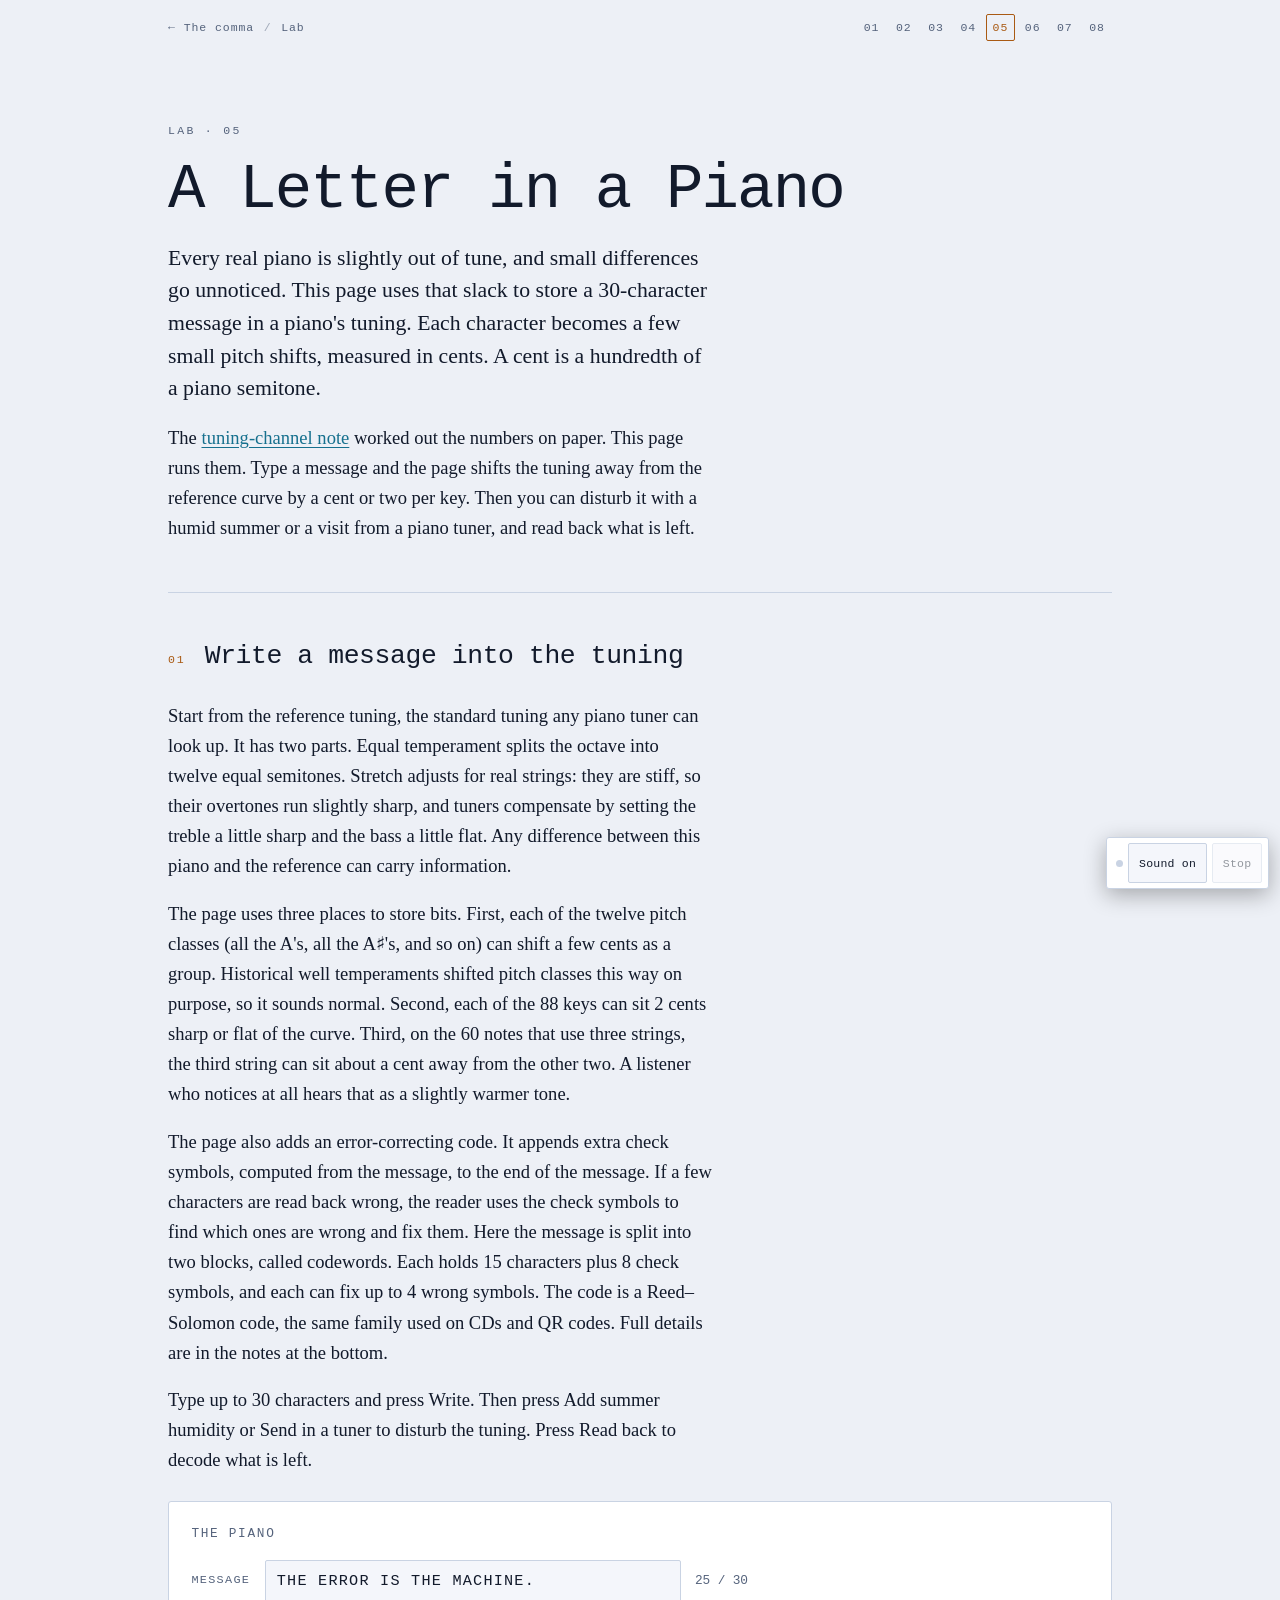
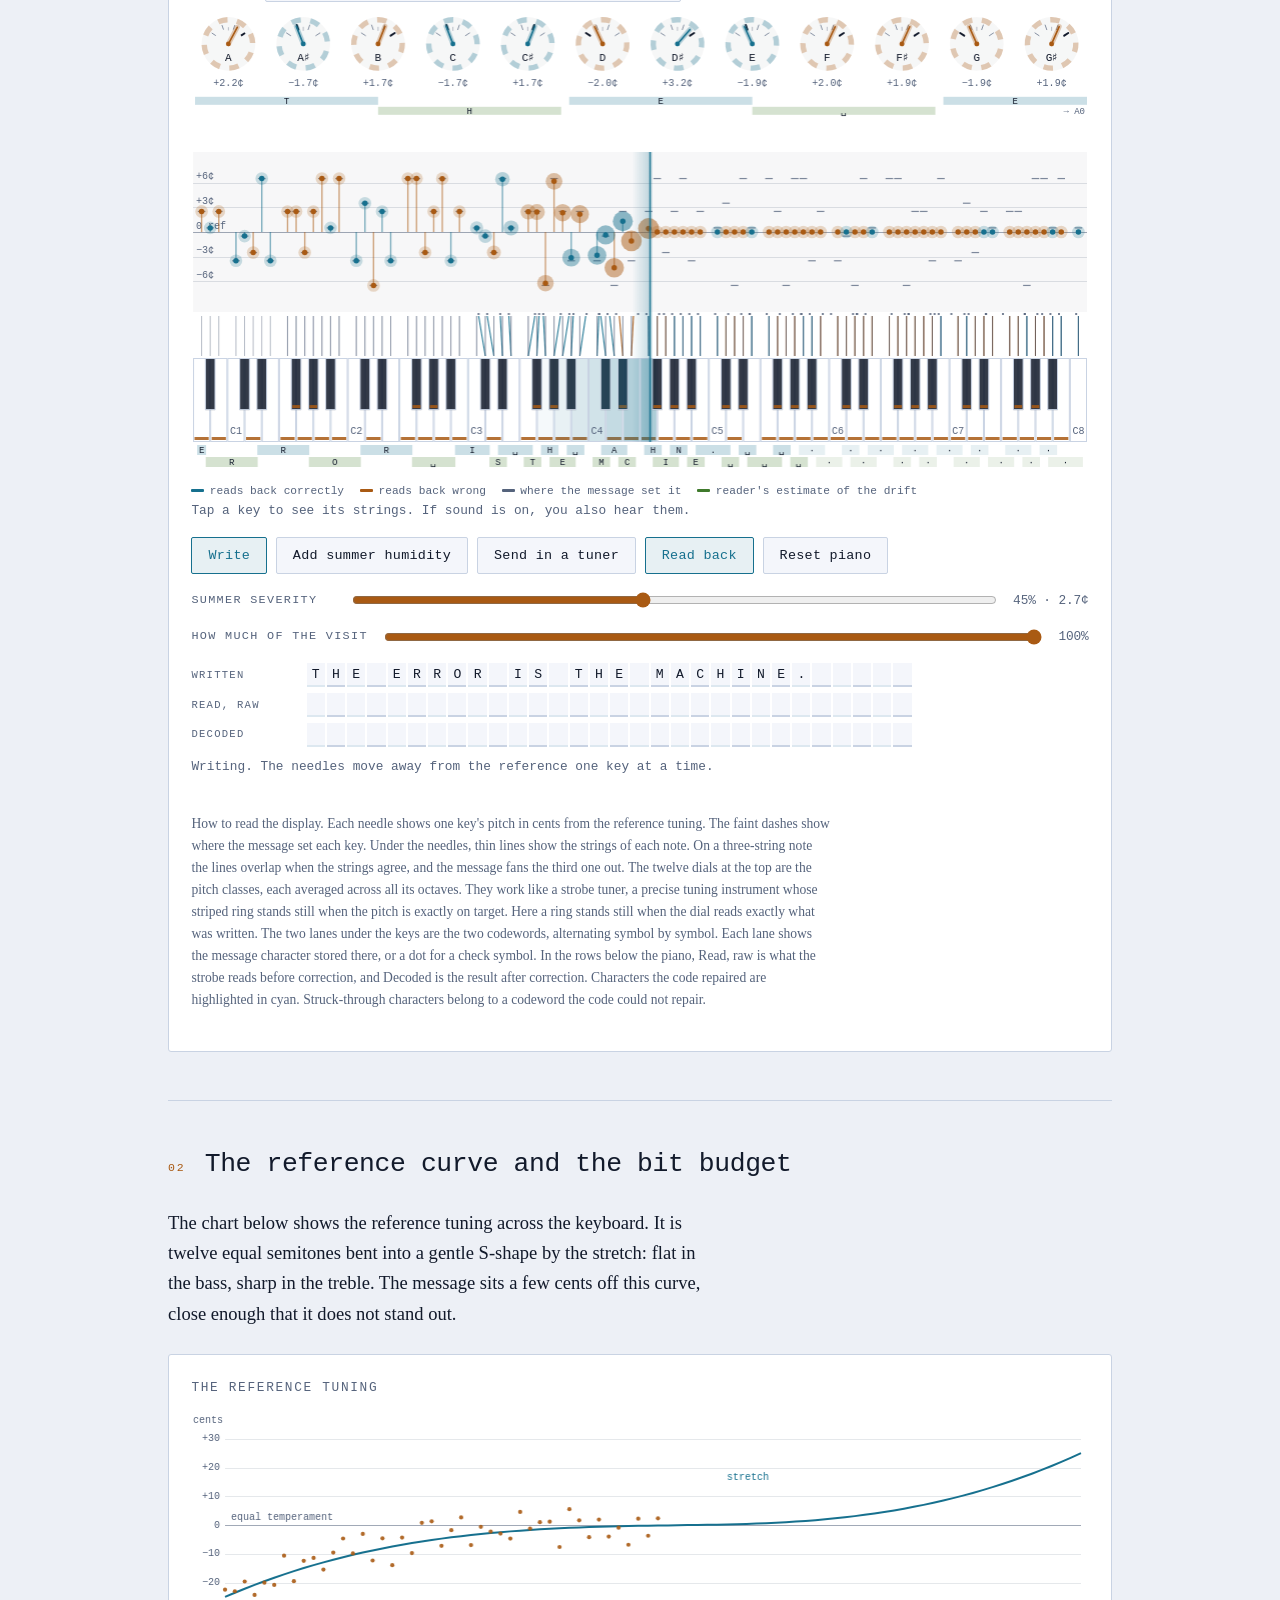
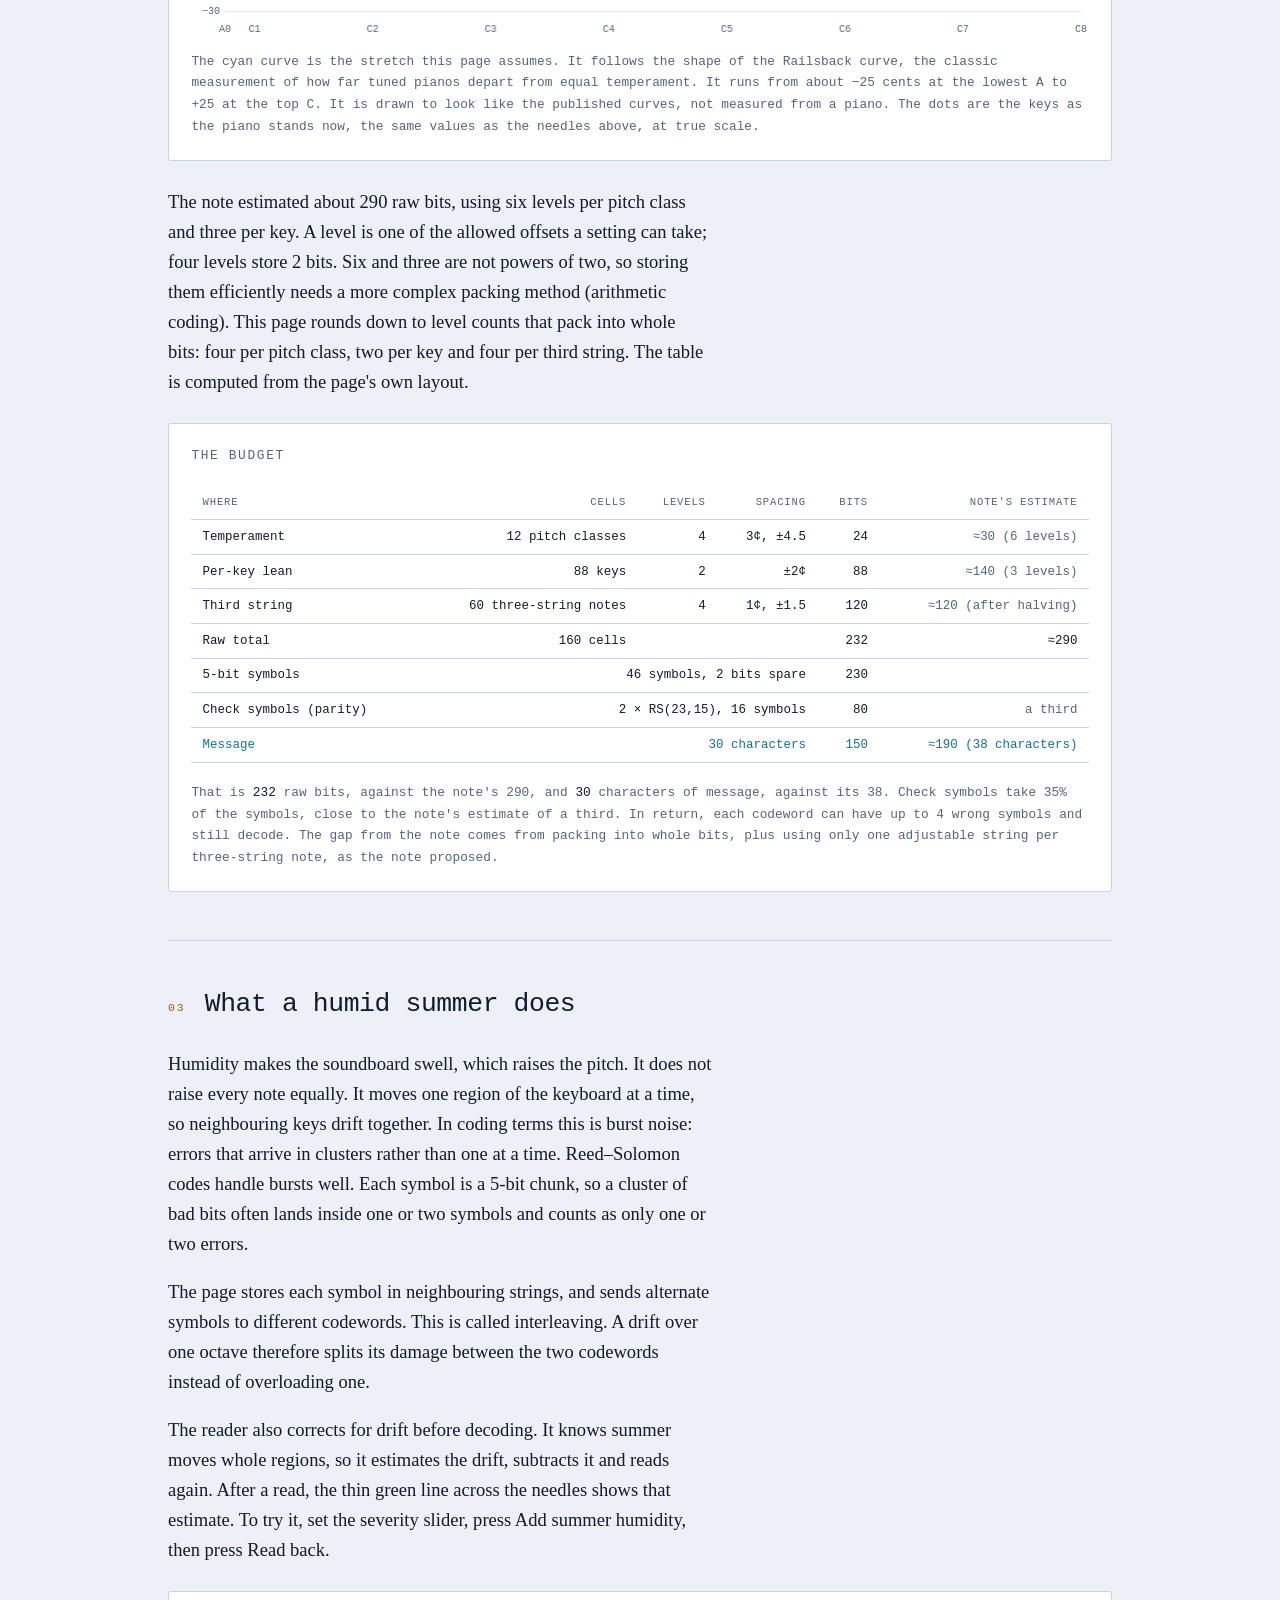
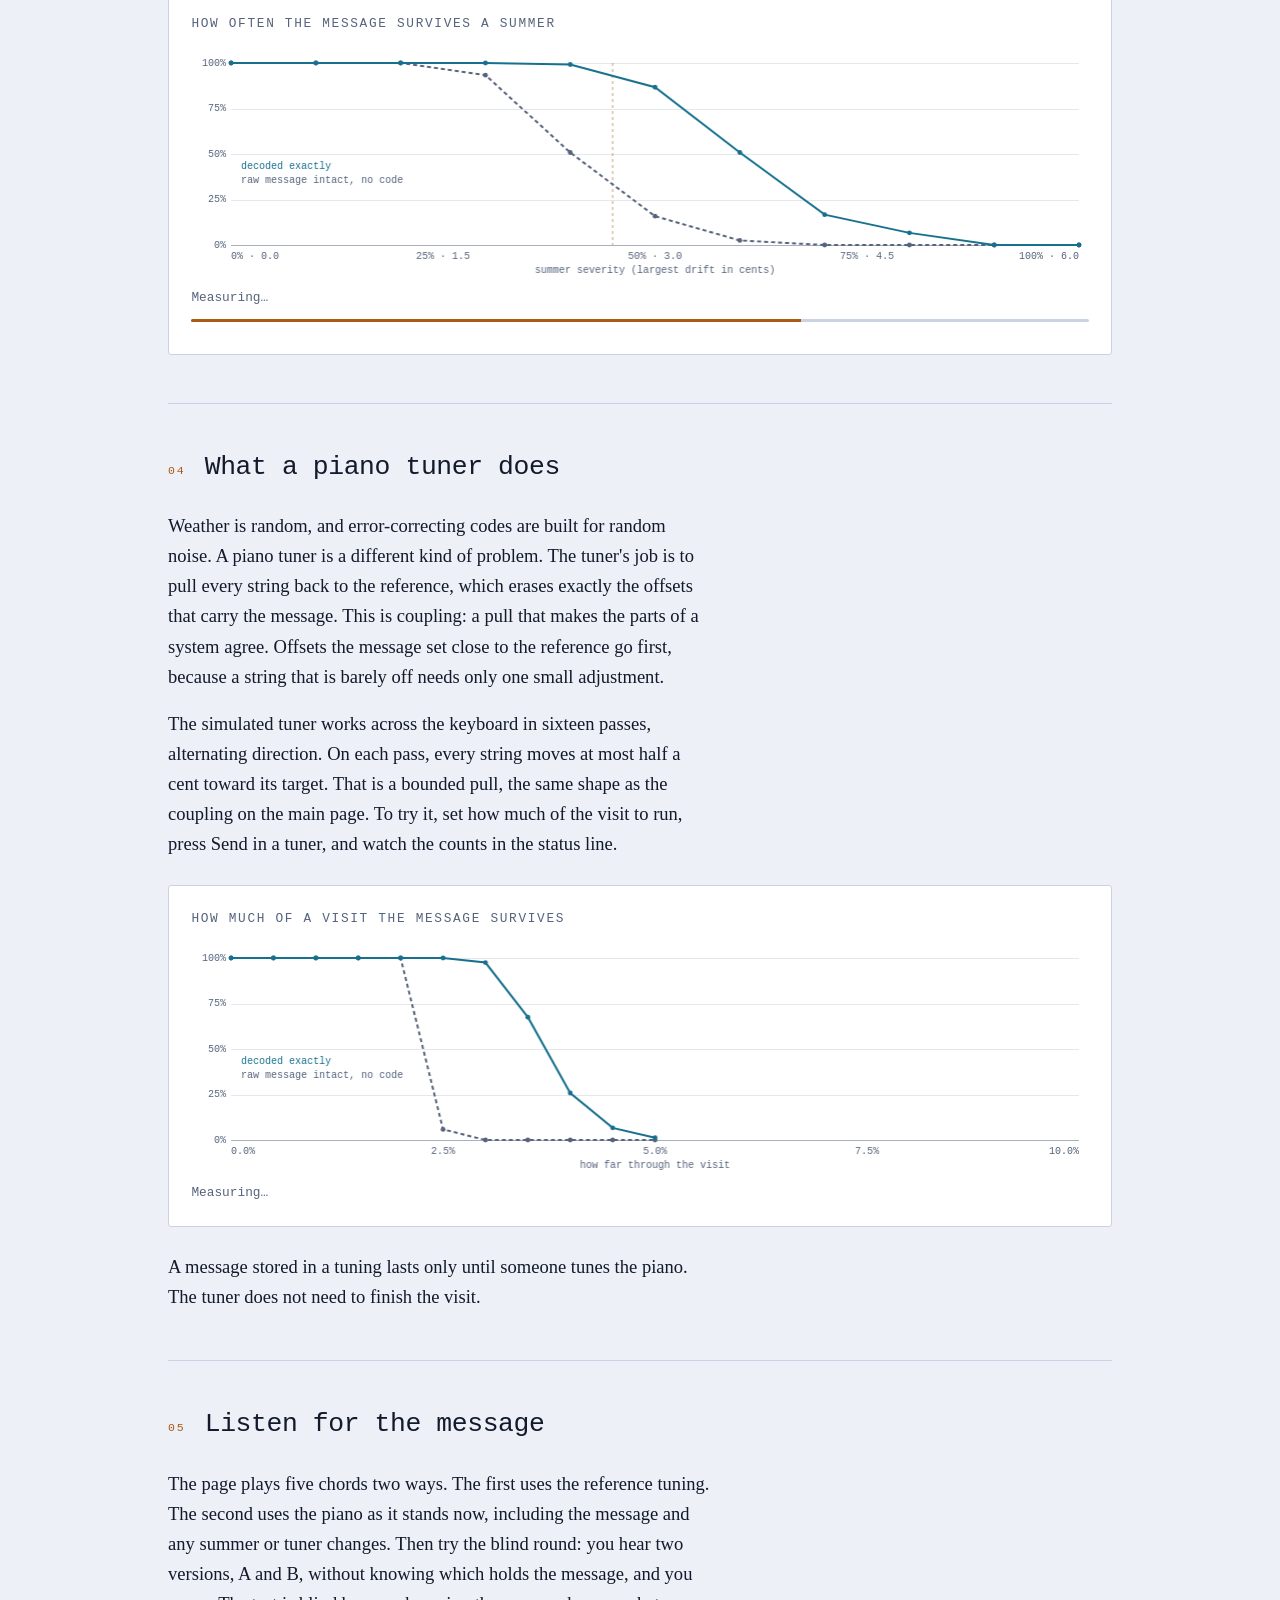
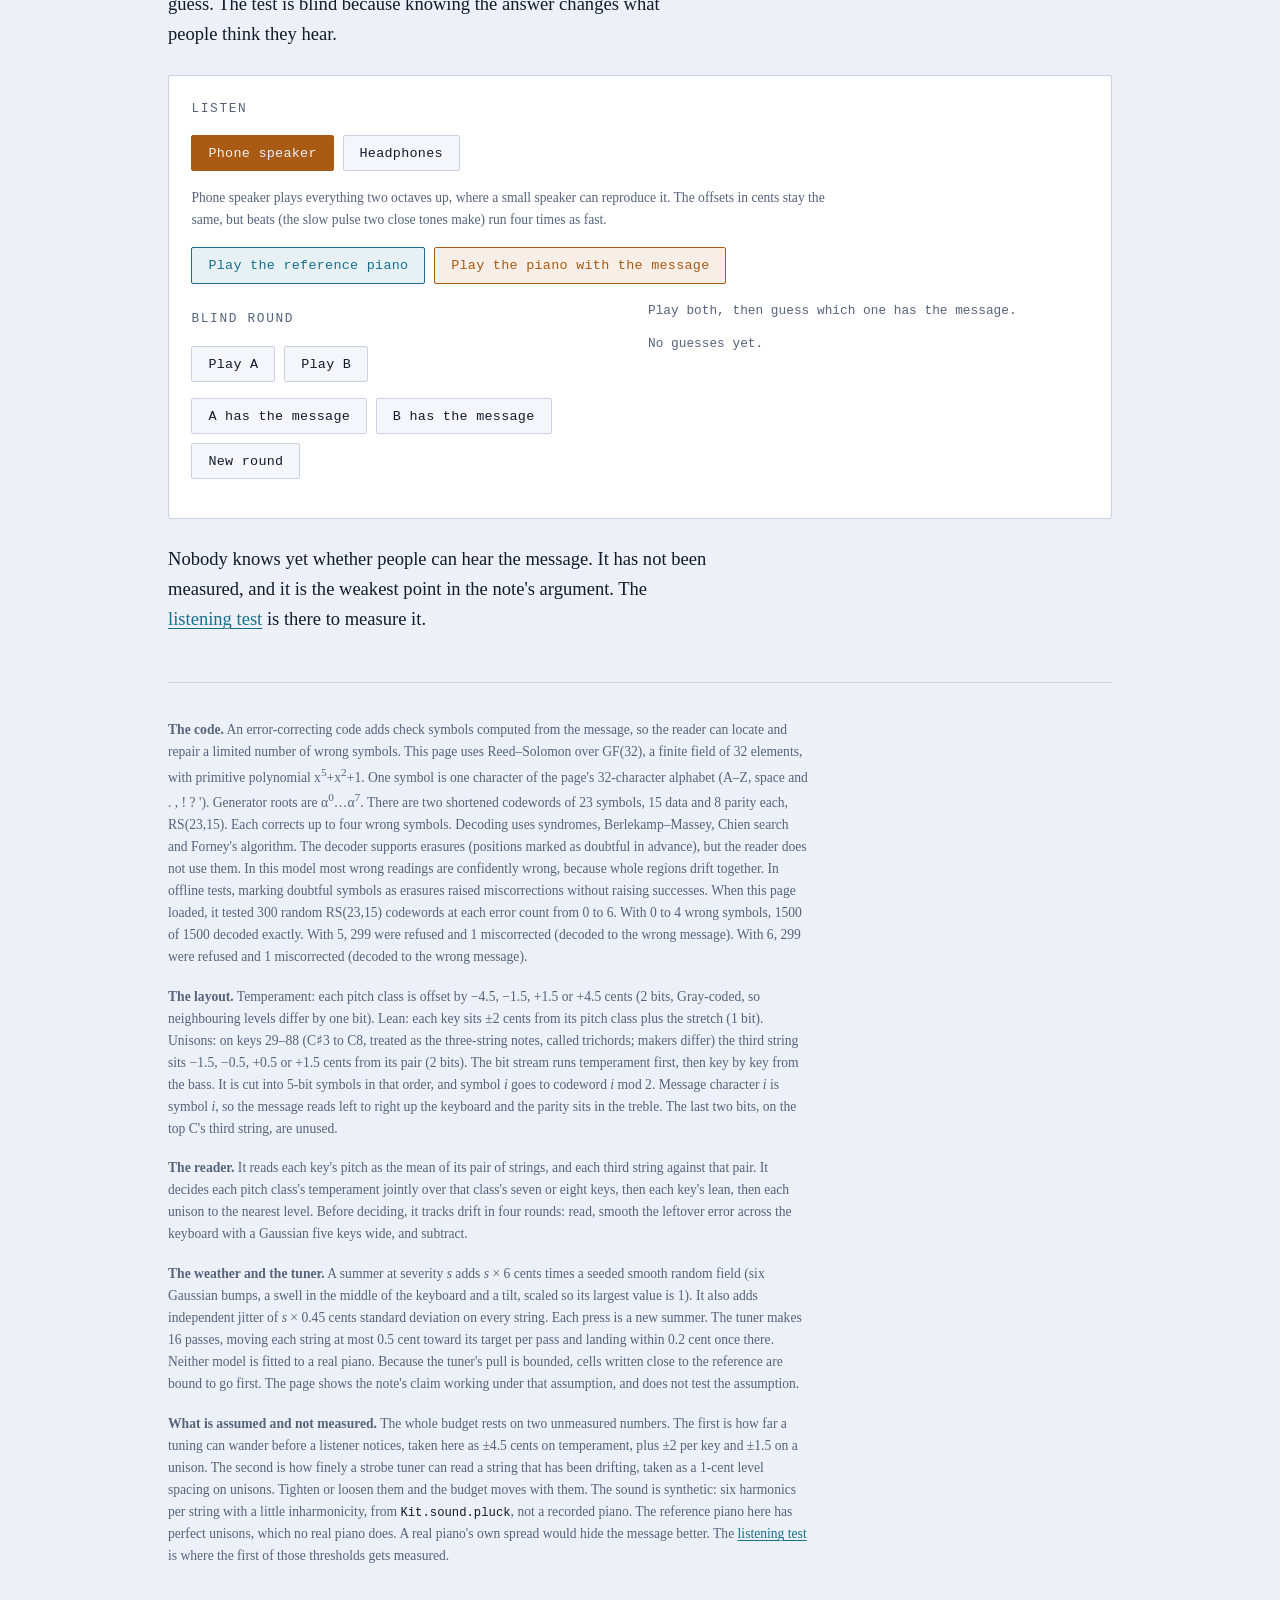
<file: lab/channel.html>
<!doctype html><html lang="en"><meta charset="utf-8"><meta name="viewport" content="width=device-width, initial-scale=1"><title>A Letter in a Piano</title>
<link rel="stylesheet" href="lab.css">
<style>
  .msg-input-row { display: flex; flex-wrap: wrap; gap: 0.6rem 0.9rem; align-items: center; margin: 0 0 0.6rem; }
  .msg-input-row label { font-family: var(--mono); font-size: 0.74rem; letter-spacing: 0.11em; text-transform: uppercase; color: var(--dim); }
  .msg-input-row input { flex: 1 1 16rem; max-width: 26rem; min-height: 42px; }
  .msg-input-row .readout { min-width: 5rem; }
  .canvas-wrap { position: relative; margin: 0.4rem 0 0.2rem; }
  .msgs { margin: 1rem 0 0.4rem; display: grid; gap: 0.35rem; }
  .msg-row { display: grid; grid-template-columns: 6.6rem 1fr; gap: 0.6rem; align-items: center; }
  .msg-row .lab { font-family: var(--mono); font-size: 0.66rem; letter-spacing: 0.12em; text-transform: uppercase; color: var(--dim); }
  .chars { display: flex; flex-wrap: wrap; gap: 2px; font-family: var(--mono); }
  .chars span {
    display: inline-flex; align-items: center; justify-content: center; width: 1.14rem; height: 1.5rem;
    font-size: 0.82rem; border-bottom: 2px solid var(--rule); color: var(--ink); background: var(--panel-2);
    transition: background 0.4s, color 0.4s;
  }
  .chars span.cwA { border-bottom-color: var(--just-soft); }
  .chars span.cwB { border-bottom-color: var(--rule); }
  .chars span.bad { color: var(--temper); background: var(--temper-soft); }
  .chars span.good { color: var(--just); }
  .chars span.fixed { color: var(--ground); background: var(--just); }
  .chars span.lost { color: var(--temper); background: var(--temper-soft); text-decoration: line-through; }
  .chars span.blank { color: var(--dim); }
  @media (max-width: 40rem) {
    .msg-row { grid-template-columns: 1fr; gap: 0.15rem; }
    .chars span { width: calc((100vw - 4.6rem) / 15 - 2px); max-width: 1.14rem; }
  }
  .status { margin-top: 0.6rem; min-height: 3.4em; }
  .legend { display: flex; flex-wrap: wrap; gap: 0.3rem 1rem; font-family: var(--mono); font-size: 0.7rem; color: var(--dim); margin: 0.5rem 0 0; }
  .legend i { display: inline-block; width: 0.8rem; height: 0.18rem; vertical-align: middle; margin-right: 0.35rem; border-radius: 1px; }
  .ab-grid { display: grid; grid-template-columns: 1fr; gap: 1rem; }
  @media (min-width: 46rem) { .ab-grid { grid-template-columns: 1fr 1fr; } }
  .ab-result { min-height: 2.6em; }
  .budget td.note-est { color: var(--dim); }
  .budget tr.total td { color: var(--ink); font-weight: 500; border-top: 1px solid var(--dim); }
  .budget tr.pay td { color: var(--just); }
  .key-detail { min-height: 1.7em; }
</style>
<body>
<div class="wrap">

<header class="hero">
  <span class="eyebrow">Lab &middot; 05</span>
  <h1>A Letter in a Piano</h1>
  <p class="lede">Every real piano is slightly out of tune, and small differences go unnoticed. This page uses that slack to store a 30-character message in a piano's tuning. Each character becomes a few small pitch shifts, measured in cents. A cent is a hundredth of a piano semitone.</p>
  <p>The <a href="../notes/tuning-channel.md">tuning-channel note</a> worked out the numbers on paper. This page runs them. Type a message and the page shifts the tuning away from the reference curve by a cent or two per key. Then you can disturb it with a humid summer or a visit from a piano tuner, and read back what is left.</p>
</header>

<section>
  <div class="sec-head"><span class="sec-mark">01</span><div><h2>Write a message into the tuning</h2></div></div>

  <p>Start from the reference tuning, the standard tuning any piano tuner can look up. It has two parts. Equal temperament splits the octave into twelve equal semitones. Stretch adjusts for real strings: they are stiff, so their overtones run slightly sharp, and tuners compensate by setting the treble a little sharp and the bass a little flat. Any difference between this piano and the reference can carry information.</p>
  <p>The page uses three places to store bits. First, each of the twelve pitch classes (all the A's, all the A&sharp;'s, and so on) can shift a few cents as a group. Historical well temperaments shifted pitch classes this way on purpose, so it sounds normal. Second, each of the 88 keys can sit 2 cents sharp or flat of the curve. Third, on the 60 notes that use three strings, the third string can sit about a cent away from the other two. A listener who notices at all hears that as a slightly warmer tone.</p>
  <p>The page also adds an error-correcting code. It appends extra check symbols, computed from the message, to the end of the message. If a few characters are read back wrong, the reader uses the check symbols to find which ones are wrong and fix them. Here the message is split into two blocks, called codewords. Each holds 15 characters plus 8 check symbols, and each can fix up to 4 wrong symbols. The code is a Reed&ndash;Solomon code, the same family used on CDs and QR codes. Full details are in the notes at the bottom.</p>
  <p>Type up to 30 characters and press Write. Then press Add summer humidity or Send in a tuner to disturb the tuning. Press Read back to decode what is left.</p>

  <div class="panel" id="bench">
    <h3>The piano</h3>
    <div class="msg-input-row">
      <label for="msg">Message</label>
      <input type="text" id="msg" maxlength="30" spellcheck="false" autocomplete="off" value="THE ERROR IS THE MACHINE.">
      <span class="readout num" id="msg-count">25 / 30</span>
    </div>
    <canvas id="dials" height="132" aria-label="Twelve strobe dials, one per pitch class, showing each pitch class's temperament offset in cents and whether it reads back the written level"></canvas>
    <div class="canvas-wrap">
      <canvas id="piano" height="352" aria-label="An 88-key piano. Above each key a needle shows its pitch offset in cents from the reference tuning, cyan where it reads back the written level and amber where it does not. Thin lines show the three strings of each three-string note. Two lanes under the keys show the two interleaved codewords"></canvas>
    </div>
    <div class="legend" aria-hidden="true">
      <span><i style="background:var(--just)"></i>reads back correctly</span>
      <span><i style="background:var(--temper)"></i>reads back wrong</span>
      <span><i style="background:var(--dim)"></i>where the message set it</span>
      <span><i style="background:var(--sage)"></i>reader's estimate of the drift</span>
    </div>
    <div class="readout key-detail" id="key-detail">Tap a key to see its strings. If sound is on, you also hear them.</div>

    <div class="btn-row">
      <button id="b-write" data-tone="just">Write</button>
      <button id="b-summer">Add summer humidity</button>
      <button id="b-tuner">Send in a tuner</button>
      <button id="b-read" data-tone="just">Read back</button>
      <button id="b-reset">Reset piano</button>
    </div>
    <div class="slider-row">
      <label for="sev">Summer severity</label>
      <input type="range" id="sev" min="0" max="100" value="45">
      <span class="readout num" id="sev-val">45%</span>
    </div>
    <div class="slider-row">
      <label for="visit">How much of the visit</label>
      <input type="range" id="visit" min="0" max="1000" value="1000">
      <span class="readout num" id="visit-val">100%</span>
    </div>

    <div class="msgs" aria-live="polite">
      <div class="msg-row"><span class="lab">Written</span><span class="chars" id="row-written"></span></div>
      <div class="msg-row"><span class="lab">Read, raw</span><span class="chars" id="row-raw"></span></div>
      <div class="msg-row"><span class="lab">Decoded</span><span class="chars" id="row-dec"></span></div>
    </div>
    <div class="readout status" id="status" aria-live="polite">The piano is tuned to the reference. No message is written yet.</div>
    <p class="note" style="margin-top:0.8rem">How to read the display. Each needle shows one key's pitch in cents from the reference tuning. The faint dashes show where the message set each key. Under the needles, thin lines show the strings of each note. On a three-string note the lines overlap when the strings agree, and the message fans the third one out. The twelve dials at the top are the pitch classes, each averaged across all its octaves. They work like a strobe tuner, a precise tuning instrument whose striped ring stands still when the pitch is exactly on target. Here a ring stands still when the dial reads exactly what was written. The two lanes under the keys are the two codewords, alternating symbol by symbol. Each lane shows the message character stored there, or a dot for a check symbol. In the rows below the piano, Read, raw is what the strobe reads before correction, and Decoded is the result after correction. Characters the code repaired are highlighted in cyan. Struck-through characters belong to a codeword the code could not repair.</p>
  </div>
</section>

<section>
  <div class="sec-head"><span class="sec-mark">02</span><div><h2>The reference curve and the bit budget</h2></div></div>
  <p>The chart below shows the reference tuning across the keyboard. It is twelve equal semitones bent into a gentle S-shape by the stretch: flat in the bass, sharp in the treble. The message sits a few cents off this curve, close enough that it does not stand out.</p>

  <div class="panel">
    <h3>The reference tuning</h3>
    <canvas id="stretch" height="230" aria-label="The stretch curve in cents across the 88 keys, flat in the bass and sharp in the treble, with the current piano's keys plotted as dots around it"></canvas>
    <div class="readout" style="margin-top:0.5rem">The cyan curve is the stretch this page assumes. It follows the shape of the Railsback curve, the classic measurement of how far tuned pianos depart from equal temperament. It runs from about &minus;25 cents at the lowest A to +25 at the top C. It is drawn to look like the published curves, not measured from a piano. The dots are the keys as the piano stands now, the same values as the needles above, at true scale.</div>
  </div>

  <p>The note estimated about 290 raw bits, using six levels per pitch class and three per key. A level is one of the allowed offsets a setting can take; four levels store 2 bits. Six and three are not powers of two, so storing them efficiently needs a more complex packing method (arithmetic coding). This page rounds down to level counts that pack into whole bits: four per pitch class, two per key and four per third string. The table is computed from the page's own layout.</p>

  <div class="panel">
    <h3>The budget</h3>
    <div class="table-scroll">
      <table class="budget" id="budget"><thead><tr><th>Where</th><th>Cells</th><th>Levels</th><th>Spacing</th><th>Bits</th><th>Note's estimate</th></tr></thead><tbody></tbody></table>
    </div>
    <div class="readout" id="budget-read"></div>
  </div>
</section>

<section>
  <div class="sec-head"><span class="sec-mark">03</span><div><h2>What a humid summer does</h2></div></div>
  <p>Humidity makes the soundboard swell, which raises the pitch. It does not raise every note equally. It moves one region of the keyboard at a time, so neighbouring keys drift together. In coding terms this is burst noise: errors that arrive in clusters rather than one at a time. Reed&ndash;Solomon codes handle bursts well. Each symbol is a 5-bit chunk, so a cluster of bad bits often lands inside one or two symbols and counts as only one or two errors.</p>
  <p>The page stores each symbol in neighbouring strings, and sends alternate symbols to different codewords. This is called interleaving. A drift over one octave therefore splits its damage between the two codewords instead of overloading one.</p>
  <p>The reader also corrects for drift before decoding. It knows summer moves whole regions, so it estimates the drift, subtracts it and reads again. After a read, the thin green line across the needles shows that estimate. To try it, set the severity slider, press Add summer humidity, then press Read back.</p>

  <div class="panel">
    <h3>How often the message survives a summer</h3>
    <canvas id="surv-season" height="230" aria-label="Fraction of simulated summers the message survives, against summer severity, with and without the code"></canvas>
    <div class="readout" id="surv-season-read" style="margin-top:0.5rem">Measuring&hellip;</div>
    <div class="meter" aria-hidden="true"><i id="surv-meter"></i></div>
  </div>
</section>

<section>
  <div class="sec-head"><span class="sec-mark">04</span><div><h2>What a piano tuner does</h2></div></div>
  <p>Weather is random, and error-correcting codes are built for random noise. A piano tuner is a different kind of problem. The tuner's job is to pull every string back to the reference, which erases exactly the offsets that carry the message. This is coupling: a pull that makes the parts of a system agree. Offsets the message set close to the reference go first, because a string that is barely off needs only one small adjustment.</p>
  <p>The simulated tuner works across the keyboard in sixteen passes, alternating direction. On each pass, every string moves at most half a cent toward its target. That is a bounded pull, the same shape as the coupling on the main page. To try it, set how much of the visit to run, press Send in a tuner, and watch the counts in the status line.</p>

  <div class="panel">
    <h3>How much of a visit the message survives</h3>
    <canvas id="surv-tuner" height="230" aria-label="Fraction of simulated tuner visits the message survives, against how far through the visit the tuner got"></canvas>
    <div class="readout" id="surv-tuner-read" style="margin-top:0.5rem">Measuring&hellip;</div>
  </div>

  <p>A message stored in a tuning lasts only until someone tunes the piano. <span id="tuner-verdict">The tuner does not need to finish the visit.</span></p>
</section>

<section>
  <div class="sec-head"><span class="sec-mark">05</span><div><h2>Listen for the message</h2></div></div>
  <p>The page plays five chords two ways. The first uses the reference tuning. The second uses the piano as it stands now, including the message and any summer or tuner changes. Then try the blind round: you hear two versions, A and B, without knowing which holds the message, and you guess. The test is blind because knowing the answer changes what people think they hear.</p>

  <div class="panel">
    <h3>Listen</h3>
    <div class="btn-row" role="group" aria-label="Playback register">
      <button id="oct-hi" aria-pressed="true">Phone speaker</button>
      <button id="oct-lo" aria-pressed="false">Headphones</button>
    </div>
    <p class="note" style="margin:0 0 0.6rem" id="oct-note">Phone speaker plays everything two octaves up, where a small speaker can reproduce it. The offsets in cents stay the same, but beats (the slow pulse two close tones make) run four times as fast.</p>
    <div class="btn-row">
      <button id="b-play-ref" data-tone="just" data-needs-sound>Play the reference piano</button>
      <button id="b-play-let" data-tone="temper" data-needs-sound>Play the piano with the message</button>
    </div>
    <div class="ab-grid">
      <div>
        <h3 style="margin-top:0.6rem">Blind round</h3>
        <div class="btn-row">
          <button id="b-ab-a" data-needs-sound>Play A</button>
          <button id="b-ab-b" data-needs-sound>Play B</button>
        </div>
        <div class="btn-row">
          <button id="b-guess-a">A has the message</button>
          <button id="b-guess-b">B has the message</button>
          <button id="b-ab-new">New round</button>
        </div>
      </div>
      <div>
        <div class="readout ab-result" id="ab-result" aria-live="polite">Play both, then guess which one has the message.</div>
        <div class="readout" id="ab-tally">No guesses yet.</div>
      </div>
    </div>
  </div>
  <p>Nobody knows yet whether people can hear the message. It has not been measured, and it is the weakest point in the note's argument. The <a href="listen.html">listening test</a> is there to measure it.</p>
</section>

<div class="foot">
  <p class="note"><strong>The code.</strong> An error-correcting code adds check symbols computed from the message, so the reader can locate and repair a limited number of wrong symbols. This page uses Reed&ndash;Solomon over GF(32), a finite field of 32 elements, with primitive polynomial x<sup>5</sup>+x<sup>2</sup>+1. One symbol is one character of the page's 32-character alphabet (A&ndash;Z, space and . , ! ? '). Generator roots are &alpha;<sup>0</sup>&hellip;&alpha;<sup>7</sup>. There are two shortened codewords of 23 symbols, 15 data and 8 parity each, RS(23,15). Each corrects up to four wrong symbols. Decoding uses syndromes, Berlekamp&ndash;Massey, Chien search and Forney's algorithm. The decoder supports erasures (positions marked as doubtful in advance), but the reader does not use them. In this model most wrong readings are confidently wrong, because whole regions drift together. In offline tests, marking doubtful symbols as erasures raised miscorrections without raising successes. <span id="rs-selftest">A self-test runs when the page loads.</span></p>
  <p class="note"><strong>The layout.</strong> Temperament: each pitch class is offset by &minus;4.5, &minus;1.5, +1.5 or +4.5 cents (2 bits, Gray-coded, so neighbouring levels differ by one bit). Lean: each key sits &plusmn;2 cents from its pitch class plus the stretch (1 bit). Unisons: on keys 29&ndash;88 (C&sharp;3 to C8, treated as the three-string notes, called trichords; makers differ) the third string sits &minus;1.5, &minus;0.5, +0.5 or +1.5 cents from its pair (2 bits). The bit stream runs temperament first, then key by key from the bass. It is cut into 5-bit symbols in that order, and symbol <i>i</i> goes to codeword <i>i</i> mod 2. Message character <i>i</i> is symbol <i>i</i>, so the message reads left to right up the keyboard and the parity sits in the treble. The last two bits, on the top C's third string, are unused.</p>
  <p class="note"><strong>The reader.</strong> It reads each key's pitch as the mean of its pair of strings, and each third string against that pair. It decides each pitch class's temperament jointly over that class's seven or eight keys, then each key's lean, then each unison to the nearest level. Before deciding, it tracks drift in four rounds: read, smooth the leftover error across the keyboard with a Gaussian five keys wide, and subtract.</p>
  <p class="note"><strong>The weather and the tuner.</strong> A summer at severity <i>s</i> adds <i>s</i> &times; 6 cents times a seeded smooth random field (six Gaussian bumps, a swell in the middle of the keyboard and a tilt, scaled so its largest value is 1). It also adds independent jitter of <i>s</i> &times; 0.45 cents standard deviation on every string. Each press is a new summer. The tuner makes 16 passes, moving each string at most 0.5 cent toward its target per pass and landing within 0.2 cent once there. Neither model is fitted to a real piano. Because the tuner's pull is bounded, cells written close to the reference are bound to go first. The page shows the note's claim working under that assumption, and does not test the assumption.</p>
  <p class="note"><strong>What is assumed and not measured.</strong> The whole budget rests on two unmeasured numbers. The first is how far a tuning can wander before a listener notices, taken here as &plusmn;4.5 cents on temperament, plus &plusmn;2 per key and &plusmn;1.5 on a unison. The second is how finely a strobe tuner can read a string that has been drifting, taken as a 1-cent level spacing on unisons. Tighten or loosen them and the budget moves with them. The sound is synthetic: six harmonics per string with a little inharmonicity, from <code>Kit.sound.pluck</code>, not a recorded piano. The reference piano here has perfect unisons, which no real piano does. A real piano's own spread would hide the message better. The <a href="listen.html">listening test</a> is where the first of those thresholds gets measured.</p>
</div>

</div>

<script src="kit.js"></script>
<script>
(function () {
  "use strict";

  // [verify:rs] begin
  // Reed–Solomon over GF(32), primitive polynomial x^5 + x^2 + 1 (0b100101).
  // One symbol is one character of the register's alphabet. Codewords are
  // arrays, data first, parity last; index j is the coefficient of
  // x^(n-1-j). Generator roots are alpha^0 .. alpha^(nParity-1). Shortened
  // codes (n < 31) work unchanged. Nothing here touches the page.
  function gfTables() {
    var exp = new Array(62), log = new Array(32), x = 1;
    for (var i = 0; i < 31; i++) {
      exp[i] = x; log[x] = i;
      x <<= 1; if (x & 32) x ^= 37;
    }
    for (var j = 31; j < 62; j++) exp[j] = exp[j - 31];
    log[0] = -1;
    return { exp: exp, log: log, order: 31, size: 32, prim: 37 };
  }
  var RS_GF = gfTables();
  function gfMul(a, b) {
    if (a === 0 || b === 0) return 0;
    return RS_GF.exp[RS_GF.log[a] + RS_GF.log[b]];
  }
  function gfDiv(a, b) {
    if (b === 0) throw new Error("GF(32) division by zero");
    if (a === 0) return 0;
    return RS_GF.exp[(RS_GF.log[a] - RS_GF.log[b] + 31) % 31];
  }
  function gfPow2(e) { return RS_GF.exp[((e % 31) + 31) % 31]; }   // alpha^e
  // low-degree-first polynomial helpers
  function polyEvalLow(p, x) {
    var y = 0;
    for (var i = p.length - 1; i >= 0; i--) y = gfMul(y, x) ^ p[i];
    return y;
  }
  function polyMulLow(a, b) {
    var out = new Array(a.length + b.length - 1).fill(0);
    for (var i = 0; i < a.length; i++)
      for (var j = 0; j < b.length; j++) out[i + j] ^= gfMul(a[i], b[j]);
    return out;
  }
  function rsGenerator(nParity) {           // low-degree first
    var g = [1];
    for (var i = 0; i < nParity; i++) g = polyMulLow(g, [gfPow2(i), 1]);
    return g;
  }
  function rsEncode(data, nParity) {
    var k = data.length;
    if (k + nParity > 31) throw new Error("codeword longer than 31 symbols");
    var g = rsGenerator(nParity);           // g[nParity] = 1
    var rem = new Array(nParity).fill(0);   // rem[0] is the highest degree
    for (var i = 0; i < k; i++) {
      var fb = (data[i] & 31) ^ rem[0];
      for (var j = 0; j < nParity - 1; j++) rem[j] = rem[j + 1] ^ gfMul(fb, g[nParity - 1 - j]);
      rem[nParity - 1] = gfMul(fb, g[0]);
    }
    return data.map(function (d) { return d & 31; }).concat(rem);
  }
  function rsSyndromes(r, nParity) {
    var S = new Array(nParity);
    for (var i = 0; i < nParity; i++) {
      var a = gfPow2(i), y = 0;
      for (var j = 0; j < r.length; j++) y = gfMul(y, a) ^ r[j];
      S[i] = y;
    }
    return S;
  }
  // received: array of symbols; erasures: array of indices known to be
  // unreliable. Corrects e errors and f erasures whenever 2e + f <= nParity.
  function rsDecode(received, nParity, erasures) {
    var n = received.length, k = n - nParity;
    var r = received.map(function (v) { return v & 31; });
    var fail = { ok: false, data: r.slice(0, k), corrected: [] };
    var S = rsSyndromes(r, nParity);
    if (S.every(function (s) { return s === 0; })) return { ok: true, data: r.slice(0, k), corrected: [] };
    var er = [];
    (erasures || []).forEach(function (p) { if (p >= 0 && p < n && er.indexOf(p) < 0) er.push(p); });
    var f = er.length;
    if (f > nParity) return fail;
    // erasure locator Gamma(x) = prod (1 + X x), X = alpha^(n-1-j)
    var gamma = [1];
    er.forEach(function (p) { gamma = polyMulLow(gamma, [1, gfPow2(n - 1 - p)]); });
    // Berlekamp–Massey, started from the erasure locator
    var L = f, lam = gamma.slice(), B = gamma.slice();
    for (var rr = f + 1; rr <= nParity; rr++) {
      var delta = 0;
      for (var j = 0; j < lam.length; j++) {
        var si = rr - 1 - j;
        if (si >= 0) delta ^= gfMul(lam[j], S[si]);
      }
      var xB = [0].concat(B);
      if (delta !== 0) {
        var T = new Array(Math.max(lam.length, xB.length)).fill(0);
        for (var a = 0; a < T.length; a++) T[a] = (lam[a] || 0) ^ gfMul(delta, xB[a] || 0);
        if (2 * L <= rr + f - 1) {
          B = lam.map(function (c) { return gfDiv(c, delta); });
          L = rr + f - L;
        } else B = xB;
        lam = T;
      } else B = xB;
    }
    while (lam.length > 1 && lam[lam.length - 1] === 0) lam.pop();
    var deg = lam.length - 1;
    if (deg !== L || 2 * (L - f) + f > nParity) return fail;
    // Chien search over the positions this (possibly shortened) code has
    var pos = [];
    for (var p2 = 0; p2 < n; p2++) {
      if (polyEvalLow(lam, gfPow2(-(n - 1 - p2))) === 0) pos.push(p2);
    }
    if (pos.length !== deg) return fail;
    // Forney: Omega = S * Lambda mod x^nParity; e = X Omega(1/X) / Lambda'(1/X)
    var om = polyMulLow(S, lam).slice(0, nParity);
    var dl = [];
    for (var q = 1; q < lam.length; q++) dl.push(q % 2 ? lam[q] : 0);
    var out = r.slice(), fixed = [];
    for (var t = 0; t < pos.length; t++) {
      var X = gfPow2(n - 1 - pos[t]), Xi = gfPow2(-(n - 1 - pos[t]));
      var den = polyEvalLow(dl, Xi);
      if (den === 0) return fail;
      var mag = gfMul(X, gfDiv(polyEvalLow(om, Xi), den));
      if (mag !== 0) { out[pos[t]] ^= mag; fixed.push(pos[t]); }
    }
    if (!rsSyndromes(out, nParity).every(function (s) { return s === 0; })) return fail;
    return { ok: true, data: out.slice(0, k), corrected: fixed };
  }
  // [verify:rs] end

  // [channel] begin
  // The tuning channel, DOM-free. Keys are numbered 1..88 (A0..C8); key 49
  // is A4. Offsets are in cents from the public reference: equal
  // temperament plus the stretch curve below.
  var ALPHA = "ABCDEFGHIJKLMNOPQRSTUVWXYZ .,!?'";
  var NKEYS = 88;
  var T_LV = [-4.5, -1.5, 1.5, 4.5];   // temperament: 4 levels, 3-cent spacing
  var W_LV = [-2, 2];                   // per-key lean off the stretch
  var U_LV = [-1.5, -0.5, 0.5, 1.5];    // third string of a trichord vs its pair
  var GRAY = [0, 1, 3, 2], UNGRAY = [0, 1, 3, 2];  // level index <-> 2 bits
  var CW = 2, CW_N = 23, CW_P = 8, CW_K = CW_N - CW_P, MSG_LEN = CW * CW_K;
  function nStrings(k) { return k <= 8 ? 1 : (k <= 28 ? 2 : 3); }
  function pcOf(k) { return (k - 1) % 12; }            // 0 = A
  var PC_NAMES = ["A", "A♯", "B", "C", "C♯", "D", "D♯", "E", "F", "F♯", "G", "G♯"];
  function keyName(k) { var m = k + 8; return PC_NAMES[pcOf(k)] + Math.floor(m / 12); }
  // Railsback-like stretch: flat through the middle, about -25 cents at A0
  // and +25 at C8. An illustration of the shape, not a measured piano.
  function stretch(k) {
    if (k >= 49) { var x = (k - 49) / 39; return 25 * (0.08 * x + 0.92 * Math.pow(x, 2.6)); }
    var y = (49 - k) / 48; return -25 * (0.08 * y + 0.92 * Math.pow(y, 3.0));
  }
  function keyHz(k, cents) { return 440 * Math.pow(2, (k - 49) / 12 + (cents || 0) / 1200); }

  // The layout: which bit of the stream lives in which cell. Temperament
  // first (pitch classes A..G#), then key by key from the bass: each key's
  // lean bit, then, on trichords, the two bits of its third string. The
  // stream is cut into 5-bit symbols in that order, so a symbol's bits sit
  // in neighbouring cells. 232 bits make 46 symbols and two spare bits.
  function buildLayout() {
    var cells = [], slots = [];
    function cell(c, nb) { c.bits = []; c.id = cells.length; cells.push(c); for (var b = 0; b < nb; b++) { c.bits.push(slots.length); slots.push({ cell: c.id, b: b }); } return c; }
    for (var p = 0; p < 12; p++) cell({ kind: "T", pc: p }, 2);
    var keyCells = [];
    for (var k = 1; k <= NKEYS; k++) {
      var kc = { W: cell({ kind: "W", key: k }, 1) };
      if (nStrings(k) === 3) kc.U = cell({ kind: "U", key: k }, 2);
      keyCells[k] = kc;
    }
    var nSym = Math.floor(slots.length / 5);
    var symCells = [];
    for (var s = 0; s < nSym; s++) {
      var set = [];
      for (var i = 5 * s; i < 5 * s + 5; i++) if (slots[i].cell >= 0 && set.indexOf(slots[i].cell) < 0) set.push(slots[i].cell);
      symCells.push(set);
    }
    cells.forEach(function (c) {
      c.syms = []; c.bits.forEach(function (bi) { var s2 = Math.floor(bi / 5); if (s2 < nSym && c.syms.indexOf(s2) < 0) c.syms.push(s2); });
      c.spare = c.syms.length === 0;
    });
    return { cells: cells, slots: slots, keyCells: keyCells, nSym: nSym, symCells: symCells,
             rawBits: slots.length, usedBits: nSym * 5 };
  }
  var LAY = buildLayout();
  function symCw(s) { return s % CW; }
  function symPos(s) { return Math.floor(s / CW); }

  function textToSyms(msg) {
    var out = [];
    for (var i = 0; i < MSG_LEN; i++) {
      var ch = (msg[i] || " ").toUpperCase(), v = ALPHA.indexOf(ch);
      out.push(v < 0 ? 26 : v);
    }
    return out;
  }
  function symsToText(sy) { return sy.map(function (v) { return ALPHA[v & 31]; }).join(""); }

  // message -> 46 channel symbols -> cell levels (index into the level lists)
  function encodeMessage(msg) {
    var data = textToSyms(msg), syms = new Array(LAY.nSym);
    for (var c = 0; c < CW; c++) {
      var d = [];
      for (var p = 0; p < CW_K; p++) d.push(data[p * CW + c]);
      var word = rsEncode(d, CW_P);
      for (var q = 0; q < CW_N; q++) syms[q * CW + c] = word[q];
    }
    var bits = new Array(LAY.slots.length).fill(0);
    for (var s = 0; s < LAY.nSym; s++) for (var b = 0; b < 5; b++) bits[5 * s + b] = (syms[s] >> (4 - b)) & 1;
    // spare cells beyond the last symbol: fixed filler so they look like the rest
    for (var z = LAY.nSym * 5; z < bits.length; z++) bits[z] = (z * 7) & 1;
    var lv = LAY.cells.map(function (cl) {
      if (cl.kind === "W") return bits[cl.bits[0]];
      var v = (bits[cl.bits[0]] << 1) | bits[cl.bits[1]];
      return UNGRAY[v];
    });
    return { syms: syms, levels: lv, data: data };
  }
  // the strings each key should carry, from cell levels. s[k] = [string offsets]
  // trichord: [third, pair, pair]; bichord: [pair, pair]; single: [one]
  function targetStrings(levels) {
    var out = [];
    for (var k = 1; k <= NKEYS; k++) {
      var kc = LAY.keyCells[k];
      var P = T_LV[levels[pcOf(k)]] + W_LV[levels[kc.W.id]];
      var n = nStrings(k);
      if (n === 3) out[k] = [P + U_LV[levels[kc.U.id]], P, P];
      else if (n === 2) out[k] = [P, P];
      else out[k] = [P];
    }
    return out;
  }
  function pairPitch(st, k) {
    var s = st[k], n = s.length;
    return n === 3 ? (s[1] + s[2]) / 2 : (n === 2 ? (s[0] + s[1]) / 2 : s[0]);
  }
  // A strobe read: every cell to its nearest level, plus how close each
  // reading sat to a decision boundary (0 dead on, 1 on the line).
  function readCells(st) {
    var lv = new Array(LAY.cells.length), amb = new Array(LAY.cells.length), est = new Array(LAY.cells.length);
    var P = []; for (var k = 1; k <= NKEYS; k++) P[k] = pairPitch(st, k);
    for (var pc = 0; pc < 12; pc++) {
      var costs = T_LV.map(function (t) {
        var c = 0;
        for (var k2 = pc + 1; k2 <= NKEYS; k2 += 12) {
          var a = P[k2] - t - W_LV[0], b = P[k2] - t - W_LV[1];
          c += Math.min(a * a, b * b);
        }
        return c;
      });
      var best = 0; for (var i = 1; i < 4; i++) if (costs[i] < costs[best]) best = i;
      var second = Infinity; for (var j = 0; j < 4; j++) if (j !== best) second = Math.min(second, costs[j]);
      lv[pc] = best;
      amb[pc] = Math.max(0, 1 - (second - costs[best]) / 6);
      // continuous temperament estimate for the dial: mean of P - lean
      var sum = 0, cnt = 0;
      for (var k3 = pc + 1; k3 <= NKEYS; k3 += 12) {
        var r = P[k3] - T_LV[best];
        sum += P[k3] - (r < 0 ? W_LV[0] : W_LV[1]); cnt++;
      }
      est[pc] = sum / cnt;
    }
    for (var k4 = 1; k4 <= NKEYS; k4++) {
      var kc = LAY.keyCells[k4];
      var rel = P[k4] - T_LV[lv[pcOf(k4)]];
      lv[kc.W.id] = rel < 0 ? 0 : 1;
      est[kc.W.id] = rel;
      amb[kc.W.id] = Math.max(0, 1 - Math.abs(rel) / 2);
      if (kc.U) {
        var u = st[k4][0] - P[k4];
        var bi = 0; for (var q = 1; q < 4; q++) if (Math.abs(u - U_LV[q]) < Math.abs(u - U_LV[bi])) bi = q;
        lv[kc.U.id] = bi;
        est[kc.U.id] = u;
        var d = u - U_LV[bi];
        var inward = (bi === 0 && d < 0) || (bi === 3 && d > 0) ? 0 : Math.abs(d);
        amb[kc.U.id] = Math.min(1, inward / 0.5);
      }
    }
    return { levels: lv, amb: amb, est: est, P: P };
  }
  function levelsToSyms(lv) {
    var bits = new Array(LAY.slots.length).fill(0);
    LAY.cells.forEach(function (cl) {
      if (cl.kind === "W") bits[cl.bits[0]] = lv[cl.id];
      else { var v = GRAY[lv[cl.id]]; bits[cl.bits[0]] = v >> 1; bits[cl.bits[1]] = v & 1; }
    });
    var syms = [];
    for (var s = 0; s < LAY.nSym; s++) { var x = 0; for (var b = 0; b < 5; b++) x = (x << 1) | bits[5 * s + b]; syms.push(x); }
    return syms;
  }
  // The reader knows summers move whole regions, so it tracks the drift:
  // read, take what's left over after the decisions, smooth it across the
  // keyboard (Gaussian, TRACK_SIG keys), subtract, read again.
  var TRACK_IT = 4, TRACK_SIG = 5, KERN = null;
  function kernel() {
    if (KERN) return KERN;
    KERN = [];
    for (var k = 1; k <= NKEYS; k++) {
      var row = [], sw = 0;
      for (var j = 1; j <= NKEYS; j++) { var w = Math.exp(-0.5 * Math.pow((j - k) / TRACK_SIG, 2)); row.push(w); sw += w; }
      KERN[k] = row.map(function (w) { return w / sw; });
    }
    return KERN;
  }
  function shifted(st, d) {
    var o = [];
    for (var k = 1; k <= NKEYS; k++) o[k] = st[k].map(function (x) { return x - d[k]; });
    return o;
  }
  function trackedRead(st) {
    var K = kernel(), d = new Array(NKEYS + 1).fill(0), rd = null;
    for (var it = 0; it <= TRACK_IT; it++) {
      rd = readCells(shifted(st, d));
      if (it === TRACK_IT) break;
      var r = [];
      for (var k = 1; k <= NKEYS; k++) {
        var kc = LAY.keyCells[k];
        r[k - 1] = rd.P[k] + d[k] - (T_LV[rd.levels[pcOf(k)]] + W_LV[rd.levels[kc.W.id]]);
      }
      var nd = new Array(NKEYS + 1).fill(0);
      for (var k2 = 1; k2 <= NKEYS; k2++) { var v = 0, row = K[k2]; for (var j = 0; j < NKEYS; j++) v += row[j] * r[j]; nd[k2] = v; }
      d = nd;
    }
    rd.drift = d;
    return rd;
  }
  // Decode both codewords, errors only (up to CW_P / 2 wrong symbols each).
  function decodeRead(rd) {
    var syms = levelsToSyms(rd.levels);
    var data = new Array(MSG_LEN), ok = true, fixed = [], failedCw = [];
    for (var c = 0; c < CW; c++) {
      var word = [];
      for (var q = 0; q < CW_N; q++) word.push(syms[q * CW + c]);
      var res = rsDecode(word, CW_P, []);
      if (!res.ok) { ok = false; failedCw.push(c); }
      else res.corrected.forEach(function (q2) { fixed.push(q2 * CW + c); });
      for (var p = 0; p < CW_K; p++) data[p * CW + c] = res.data[p];
    }
    var raw = []; for (var i = 0; i < MSG_LEN; i++) raw.push(syms[i]);
    return { ok: ok, syms: syms, raw: raw, data: data, fixed: fixed, failedCw: failedCw };
  }

  // A season: a slow random field across the compass (regional drift,
  // the burst noise) plus independent jitter on every string.
  var DRIFT_MAX = 6, JITTER = 0.45;
  function gauss(rng) { var u = 1 - rng(), v = rng(); return Math.sqrt(-2 * Math.log(u)) * Math.cos(2 * Math.PI * v); }
  function seasonField(seed) {
    var rng = mulberry(seed), F = new Array(NKEYS + 1).fill(0);
    var bumps = [];
    for (var b = 0; b < 6; b++) bumps.push({ c: -6 + rng() * 100, w: 5 + rng() * 12, a: (rng() < 0.5 ? -1 : 1) * (0.4 + rng() * 0.6) });
    var tilt = (rng() - 0.5) * 0.6;
    for (var k = 1; k <= NKEYS; k++) {
      var v = 0.45 * Math.exp(-Math.pow((k - 46) / 24, 2)) + tilt * (k - 44) / 44;
      bumps.forEach(function (bp) { v += bp.a * Math.exp(-Math.pow((k - bp.c) / bp.w, 2)); });
      F[k] = v;
    }
    var m = 0; for (var k2 = 1; k2 <= NKEYS; k2++) m = Math.max(m, Math.abs(F[k2]));
    for (var k3 = 1; k3 <= NKEYS; k3++) F[k3] /= m;
    var J = [];
    for (var k4 = 1; k4 <= NKEYS; k4++) { J[k4] = []; for (var s = 0; s < nStrings(k4); s++) J[k4].push(gauss(rng)); }
    return { F: F, J: J };
  }
  // per-string change a season of this severity (0..1) makes
  function seasonDelta(seed, sev) {
    var f = seasonField(seed), d = [];
    for (var k = 1; k <= NKEYS; k++) d[k] = f.J[k].map(function (j) { return sev * (DRIFT_MAX * f.F[k] + JITTER * j); });
    return d;
  }
  // The tuner: passes over the keyboard, each moving every string at most
  // NUDGE cents toward where the reference wants it (the pair toward the
  // reference, the third string toward its pair). A bounded pull, like the
  // register's sin coupling. Anything within a nudge lands on its target
  // with a small fixed error.
  var PASSES = 16, NUDGE = 0.5, LAND = 0.12;
  function landing(seed, k, s) { var r = mulberry(seed * 977 + k * 31 + s)(); return LAND * (2 * r - 1) * 1.7; }
  function nudgeToward(x, target, land) {
    var d = x - target;
    if (Math.abs(d) <= NUDGE) return target + land;
    return x - (d > 0 ? NUDGE : -NUDGE);
  }
  function tuneKey(st, k, seed) {
    var s = st[k], n = s.length;
    if (n === 3) {
      s[1] = nudgeToward(s[1], 0, landing(seed, k, 1));
      s[2] = nudgeToward(s[2], 0, landing(seed, k, 2));
      var pair = (s[1] + s[2]) / 2;
      s[0] = nudgeToward(s[0], pair, landing(seed, k, 0));
    } else for (var i = 0; i < n; i++) s[i] = nudgeToward(s[i], 0, landing(seed, k, i));
  }
  // order of keys the tuner visits on pass p (back and forth)
  function passKey(p, i) { return p % 2 === 0 ? i + 1 : NKEYS - i; }
  function tunerApply(st, fromStep, toStep, seed) {
    for (var t = fromStep; t < toStep; t++) tuneKey(st, passKey(Math.floor(t / NKEYS), t % NKEYS), seed);
  }
  function cloneStrings(st) { var o = []; for (var k = 1; k <= NKEYS; k++) o[k] = st[k].slice(); return o; }
  function mulberry(a) {
    return function () {
      a |= 0; a = a + 0x6D2B79F5 | 0;
      var t = Math.imul(a ^ a >>> 15, 1 | a);
      t = t + Math.imul(t ^ t >>> 7, 61 | t) ^ t;
      return ((t ^ t >>> 14) >>> 0) / 4294967296;
    };
  }
  // [channel] end

  // ══════════════════════════════════════════════════════════
  //  STATE
  // ══════════════════════════════════════════════════════════

  function blankStrings() { var o = []; for (var k = 1; k <= NKEYS; k++) { o[k] = []; for (var i = 0; i < nStrings(k); i++) o[k].push(0); } return o; }
  var S = {
    cur: blankStrings(),          // what the strings actually are, cents from reference
    disp: blankStrings(),         // what the needles show (eases toward cur)
    written: null,                // { msg, syms, levels, data, target }
    drift: new Array(NKEYS + 1).fill(0),   // reader's last estimate of the weather
    driftAlpha: 0,
    anim: null,                   // the running operation
    readRes: null,                // last decode
    flash: new Array(46).fill(0), // per-symbol correction flash, seconds left
    keyFlash: new Array(NKEYS + 1).fill(0),
    touch: new Array(NKEYS + 1).fill(-1),
    strobePh: new Array(12).fill(0),
    summerNo: 0, tunerNo: 0, t: 0,
    live: null                    // per-frame reading of disp
  };
  var reduced = Kit.reduced;
  function spd(sec) { return reduced ? sec * 0.25 : sec; }

  var $ = function (id) { return document.getElementById(id); };
  var msgIn = $("msg");

  // ══════════════════════════════════════════════════════════
  //  GEOMETRY
  // ══════════════════════════════════════════════════════════

  function isBlack(k) { var p = pcOf(k); return p === 1 || p === 4 || p === 6 || p === 9 || p === 11; }
  function rowsFor(w) { return w >= 640 ? [[1, 88]] : [[1, 44], [45, 88]]; }
  function keyGeom(k0, k1, x0, w) {
    var nW = 0; for (var k = k0; k <= k1; k++) if (!isBlack(k)) nW++;
    var W = w / nW, g = {}, wi = 0;
    for (var k2 = k0; k2 <= k1; k2++) {
      if (!isBlack(k2)) { var l = x0 + wi * W; g[k2] = { cx: l + W / 2, l: l, w: W, black: false }; wi++; }
      else { var b = x0 + wi * W, bw = W * 0.62; g[k2] = { cx: b, l: b - bw / 2, w: bw, black: true }; }
    }
    g.W = W;
    return g;
  }
  function pianoDims(w) {
    var narrow = w < 640;
    var d = narrow
      ? { top: 20, strip: 118, fan: 34, keys: 58, lane: 9, gap: 20 }
      : { top: 24, strip: 160, fan: 44, keys: 84, lane: 12, gap: 0 };
    d.row = d.top + d.strip + d.fan + d.keys + 4 + 2 * d.lane;
    d.rows = rowsFor(w);
    d.h = d.rows.length * d.row + (d.rows.length - 1) * d.gap + 6;
    d.range = 9;   // cents shown each side of the reference
    return d;
  }

  // ══════════════════════════════════════════════════════════
  //  COLORS
  // ══════════════════════════════════════════════════════════

  function C() {
    return { ground: Kit.css("--ground"), panel: Kit.css("--panel"), panel2: Kit.css("--panel-2"), rule: Kit.css("--rule"),
             ink: Kit.css("--ink"), dim: Kit.css("--dim"), just: Kit.css("--just"), temper: Kit.css("--temper"),
             sage: Kit.css("--sage"), rose: Kit.css("--rose") };
  }
  function isDark(hex) {
    var h = hex.replace("#", ""); if (h.length === 3) h = h.split("").map(function (c) { return c + c; }).join("");
    var n = parseInt(h, 16); return ((n >> 16 & 255) * 0.3 + (n >> 8 & 255) * 0.59 + (n & 255) * 0.11) < 128;
  }

  // ══════════════════════════════════════════════════════════
  //  READING (per frame, cheap) AND THE MESSAGE ROWS
  // ══════════════════════════════════════════════════════════

  function liveRead() {
    var rd = readCells(shifted(S.disp, S.drift.map(function (v) { return v * S.driftAlpha; })));
    var ok = new Array(LAY.cells.length);
    for (var i = 0; i < LAY.cells.length; i++) ok[i] = S.written ? rd.levels[i] === S.written.levels[i] : true;
    rd.ok = ok;
    return rd;
  }
  function keyOk(rd, k) {
    var kc = LAY.keyCells[k];
    return rd.ok[kc.W.id] && rd.ok[pcOf(k)];
  }

  function fillRow(el, text, cls) {
    el.innerHTML = "";
    for (var i = 0; i < MSG_LEN; i++) {
      var sp = document.createElement("span");
      sp.textContent = text ? (text[i] === " " ? " " : text[i]) : " ";
      sp.className = (i % 2 ? "cwB" : "cwA") + (cls && cls[i] ? " " + cls[i] : "") + (text ? "" : " blank");
      el.appendChild(sp);
    }
  }
  function showWritten() {
    if (!S.written) { fillRow($("row-written"), null); return; }
    fillRow($("row-written"), symsToText(S.written.data));
  }

  // ══════════════════════════════════════════════════════════
  //  OPERATIONS
  // ══════════════════════════════════════════════════════════

  function clearRead() {
    S.readRes = null; fillRow($("row-raw"), null); fillRow($("row-dec"), null);
  }
  function startWrite(instant) {
    var msg = (msgIn.value || "").toUpperCase();
    var en = encodeMessage(msg);
    S.written = { msg: msg, syms: en.syms, levels: en.levels, data: en.data, target: targetStrings(en.levels) };
    S.cur = blankStrings();
    S.drift.fill(0); S.driftAlpha = 0;
    clearRead(); showWritten();
    if (instant) {
      S.cur = cloneStrings(S.written.target); S.disp = cloneStrings(S.cur); S.anim = null;
      setStatus("Written. " + MSG_LEN + " characters became " + LAY.nSym + " symbols (" + LAY.usedBits + " bits), stored in " + LAY.cells.length + " cells of the tuning. Press Add summer humidity or Send in a tuner to disturb it, then Read back.");
      drawStretch(); kick(); return;
    }
    S.anim = { kind: "write", t: 0, dur: spd(2.6), done: 0 };
    setStatus("Writing. The needles move away from the reference one key at a time.");
    kick();
  }
  function stepWrite(a, dt) {
    a.t += dt;
    var f = Math.min(1, a.t / a.dur);
    var upto = Math.floor(f * (NKEYS + 6));
    for (var k = a.done + 1; k <= Math.min(NKEYS, upto); k++) { S.cur[k] = S.written.target[k].slice(); S.touch[k] = S.t; }
    a.done = Math.max(a.done, Math.min(NKEYS, upto));
    a.cursor = f * (NKEYS + 6);
    if (f >= 1) {
      S.anim = null; drawStretch();
      setStatus("Written. " + MSG_LEN + " characters became " + LAY.nSym + " symbols (" + LAY.usedBits + " bits), stored in " + LAY.cells.length + " cells of the tuning. Press Add summer humidity or Send in a tuner to disturb it, then Read back.");
    }
  }

  function startSummer() {
    if (!S.written) startWrite(true);
    var sev = +$("sev").value / 100;
    S.summerNo++;
    S.drift.fill(0); S.driftAlpha = 0; clearRead();
    var seed = 7000 + S.summerNo;
    S.anim = { kind: "summer", t: 0, dur: spd(3.4), base: cloneStrings(S.cur), delta: seasonDelta(seed, sev), sev: sev, field: seasonField(seed).F };
    setStatus("Summer " + S.summerNo + ", severity " + Math.round(sev * 100) + "%. Regional drift up to " + (sev * DRIFT_MAX).toFixed(1) + " cents, plus random jitter of " + (sev * JITTER).toFixed(2) + " cents on each string.");
    kick();
  }
  function summerFrac(a, k) {
    var xf = -24 + (a.t / a.dur) * (NKEYS + 50);
    var u = Math.max(0, Math.min(1, (xf - k) / 24));
    return u * u * (3 - 2 * u);
  }
  function stepSummer(a, dt) {
    a.t = Math.min(a.dur, a.t + dt);
    for (var k = 1; k <= NKEYS; k++) {
      var fr = summerFrac(a, k);
      for (var i = 0; i < S.cur[k].length; i++) S.cur[k][i] = a.base[k][i] + a.delta[k][i] * fr;
    }
    if (a.t >= a.dur) {
      S.anim = null; drawStretch();
      setStatus("Summer " + S.summerNo + " is over. Regional drift up to " + (a.sev * DRIFT_MAX).toFixed(1) + " cents, string jitter " + (a.sev * JITTER).toFixed(2) + " cents. Amber needles are keys the strobe now reads wrong, before the reader corrects for drift. Press Read back to decode.");
    }
  }

  function startTuner() {
    if (!S.written) startWrite(true);
    var p = +$("visit").value / 1000;
    S.tunerNo++;
    S.drift.fill(0); S.driftAlpha = 0; clearRead();
    var steps = Math.round(p * PASSES * NKEYS);
    var dur = spd(Math.max(1.4, Math.min(9, steps / 160)));
    S.anim = { kind: "tuner", t: 0, dur: dur, steps: steps, done: 0, seed: 300 + S.tunerNo, p: p };
    tunerCounts.start = countsByBucket();
    kick();
  }
  function stepTuner(a, dt) {
    a.t = Math.min(a.dur, a.t + dt);
    var target = a.steps === 0 ? 0 : Math.round(a.steps * (a.t / a.dur));
    for (var s = a.done; s < target; s++) {
      var k = passKey(Math.floor(s / NKEYS), s % NKEYS);
      tuneKey(S.cur, k, a.seed); S.touch[k] = S.t;
    }
    a.done = Math.max(a.done, target);
    a.pos = a.done;
    var st = tunerStatus(a);
    setStatus(st);
    if (a.t >= a.dur) { S.anim = null; drawStretch(); setStatus(tunerStatus(a, true)); }
  }

  // which written cells now misread, by how far from the reference the letter put them
  function bucketOf(cell) {
    var lv = S.written.levels;
    var dev;
    if (cell.kind === "W") { var k = cell.key; dev = Math.abs(T_LV[lv[pcOf(k)]] + W_LV[lv[cell.id]]); }
    else if (cell.kind === "U") dev = Math.abs(U_LV[lv[cell.id]]);
    else dev = Math.abs(T_LV[lv[cell.id]]);
    return dev <= 1 ? 0 : (dev <= 3 ? 1 : 2);
  }
  var tunerCounts = { start: null };
  function countsByBucket() {
    var rd = S.live || liveRead();
    var tot = [0, 0, 0], bad = [0, 0, 0];
    if (!S.written) return { tot: tot, bad: bad };
    LAY.cells.forEach(function (c) {
      if (c.kind === "T" || c.spare) return;
      var b = bucketOf(c); tot[b]++; if (!rd.ok[c.id]) bad[b]++;
    });
    return { tot: tot, bad: bad };
  }
  function tunerStatus(a, done) {
    var c = countsByBucket();
    var pass = Math.min(PASSES, Math.floor(a.done / NKEYS) + (a.done % NKEYS ? 1 : 0));
    var head = done
      ? "The tuner stopped after " + (a.p * 100).toFixed(1) + "% of the visit (pass " + Math.max(pass, 0) + " of " + PASSES + ")."
      : "Tuner at work, pass " + Math.max(pass, 1) + " of " + PASSES + ".";
    return head + " Now misread: " + c.bad[0] + " of " + c.tot[0] + " cells written within 1 cent of the reference, " +
      c.bad[1] + " of " + c.tot[1] + " written 1 to 3 cents off, " + c.bad[2] + " of " + c.tot[2] + " written more than 3 cents off.";
  }

  function startRead() {
    if (!S.written) { setStatus("Nothing is written yet. Press Write first."); return; }
    S.anim = { kind: "read", t: 0, dur: spd(1.2) };
    clearRead();
    setStatus("Reading every string with the strobe tuner…");
    kick();
  }
  function stepRead(a, dt) {
    a.t = Math.min(a.dur, a.t + dt);
    a.cursor = (a.t / a.dur) * (NKEYS + 2);
    if (a.t >= a.dur) { S.anim = null; finishRead(); }
  }
  function finishRead() {
    S.disp = cloneStrings(S.cur);
    var rd = trackedRead(S.cur);
    var res = decodeRead(rd);
    S.readRes = res;
    S.drift = rd.drift; S.driftAlpha = 1;
    var w = S.written;
    var rawCls = [], decCls = [];
    var nWrongSym = 0; for (var s = 0; s < LAY.nSym; s++) if (res.syms[s] !== w.syms[s]) nWrongSym++;
    var nRawChar = 0, nDecWrong = 0;
    for (var i = 0; i < MSG_LEN; i++) {
      var rawBad = res.raw[i] !== w.data[i]; if (rawBad) nRawChar++;
      rawCls.push(rawBad ? "bad" : "");
      var cwFailed = res.failedCw.indexOf(i % CW) >= 0;
      var decBad = res.data[i] !== w.data[i]; if (decBad) nDecWrong++;
      decCls.push(cwFailed ? "lost" : (decBad ? "bad" : (res.fixed.indexOf(i) >= 0 ? "fixed" : "good")));
    }
    fillRow($("row-raw"), symsToText(res.raw), rawCls);
    fillRow($("row-dec"), symsToText(res.data), decCls);
    res.fixed.forEach(function (s2) { S.flash[s2] = 2.6; symKeys(s2).forEach(function (k) { S.keyFlash[k] = 2.6; }); });
    var cwName = function (c) { return c === 0 ? "A" : "B"; };
    var msg;
    if (res.ok && nDecWrong === 0) {
      msg = nWrongSym === 0
        ? "Read all " + LAY.nSym + " symbols and every one was correct. The message came back exactly, with no correction needed."
        : "Read all " + LAY.nSym + " symbols. " + nWrongSym + (nWrongSym === 1 ? " was" : " were") + " wrong before decoding (" + (nRawChar === nWrongSym ? (nWrongSym === 1 ? "in" : "all in") + " the message itself" : nRawChar === 0 ? "all in the check symbols" : nRawChar + " in the message itself, the rest in the check symbols") + "). The code found and fixed " + (res.fixed.length === 1 ? "it" : res.fixed.length === 2 ? "both" : "all " + res.fixed.length) + ". The message came back exactly.";
    } else if (res.ok) {
      msg = "The decoder reported success, but the result is wrong. With " + nWrongSym + " wrong symbols, it matched a different valid codeword. This failure is rare and gives no warning.";
    } else {
      msg = (res.failedCw.length > 1 ? "Codewords A and B each" : "Codeword " + cwName(res.failedCw[0])) + " had more than four wrong symbols (" + nWrongSym + " wrong in total), so the decoder refused to decode " +
        (res.failedCw.length > 1 ? "both" : "it") + ". Struck-through characters are raw readings, not decoded ones. " +
        (res.fixed.length ? "The other codeword was repaired (" + res.fixed.length + " fixed). " : "") + "This reader cannot recover the message.";
    }
    setStatus(msg);
    drawStretch();
  }
  function symKeys(s) {
    var ks = [];
    LAY.symCells[s].forEach(function (cid) { var c = LAY.cells[cid]; if (c.key && ks.indexOf(c.key) < 0) ks.push(c.key); });
    return ks;
  }

  function resetPiano() {
    S.anim = null; S.written = null; S.cur = blankStrings(); S.drift.fill(0); S.driftAlpha = 0;
    clearRead(); showWritten();
    setStatus("The piano is tuned to the reference. No message is written yet.");
    drawStretch(); kick();
  }

  function setStatus(t) { $("status").textContent = t; }

  // ══════════════════════════════════════════════════════════
  //  DRAWING: THE PIANO
  // ══════════════════════════════════════════════════════════

  var cvP = $("piano"), cvD = $("dials");
  var geomCache = null;

  function drawPiano() {
    var w = cvP.clientWidth || 600;
    var d = pianoDims(w);
    cvP.dataset.cssHeight = String(d.h);
    var f = Kit.fit(cvP), g = f.g, col = C(), dark = isDark(col.ground);
    g.clearRect(0, 0, f.w, f.h);
    var rd = S.live;
    var rows = [];
    d.rows.forEach(function (r, ri) {
      var y0 = ri * (d.row + d.gap);
      var geo = keyGeom(r[0], r[1], 2, f.w - 4);
      rows.push({ k0: r[0], k1: r[1], y0: y0, geo: geo });
      drawRow(g, f, d, geo, r[0], r[1], y0, rd, col, dark);
    });
    geomCache = { d: d, rows: rows };
  }

  function yCents(d, y0, c) {
    var mid = y0 + d.top + d.strip / 2;
    var cc = Math.max(-d.range, Math.min(d.range, c));
    return mid - cc * (d.strip / 2 - 6) / d.range;
  }
  function xAtKey(geo, k0, k1, kf) {
    var a = Math.max(k0, Math.min(k1, Math.floor(kf))), b = Math.min(k1, a + 1);
    var t = Math.max(0, Math.min(1, kf - a));
    if (kf < k0) return geo[k0].cx - (k0 - kf) * geo.W * 0.58;
    if (kf > k1) return geo[k1].cx + (kf - k1) * geo.W * 0.58;
    return geo[a].cx + (geo[b].cx - geo[a].cx) * t;
  }

  function drawRow(g, f, d, geo, k0, k1, y0, rd, col, dark) {
    var sTop = y0 + d.top, sBot = sTop + d.strip, mid = (sTop + sBot) / 2;
    var xL = geo[k0].l, xR = geo[k1].l + geo[k1].w;
    // strip background + grid
    g.fillStyle = Kit.alpha(col.ink, dark ? 0.025 : 0.03);
    g.fillRect(xL, sTop, xR - xL, d.strip);
    g.lineWidth = 1;
    [-6, -3, 3, 6].forEach(function (c) {
      var y = Math.round(yCents(d, y0, c)) + 0.5;
      g.strokeStyle = Kit.alpha(col.dim, 0.18); g.beginPath(); g.moveTo(xL, y); g.lineTo(xR, y); g.stroke();
    });
    g.strokeStyle = Kit.alpha(col.dim, 0.55);
    g.beginPath(); g.moveTo(xL, Math.round(mid) + 0.5); g.lineTo(xR, Math.round(mid) + 0.5); g.stroke();
    g.font = "10px " + Kit.css("--mono"); g.fillStyle = col.dim; g.textBaseline = "middle";
    [-6, -3, 0, 3, 6].forEach(function (c) {
      g.fillText((c > 0 ? "+" : c < 0 ? "−" : "") + Math.abs(c) + (c === 0 ? " ref" : "¢"), xL + 3, yCents(d, y0, c) - 6);
    });

    var a = S.anim;
    // summer wave
    if (a && a.kind === "summer") {
      var xfK = -24 + (a.t / a.dur) * (NKEYS + 50) - 10;
      var xf = xAtKey(geo, k0, k1, xfK);
      var bw = geo.W * 9;
      var grd = g.createLinearGradient(xf - bw, 0, xf + bw * 0.4, 0);
      grd.addColorStop(0, Kit.alpha(col.sage, 0));
      grd.addColorStop(0.75, Kit.alpha(col.sage, 0.20));
      grd.addColorStop(1, Kit.alpha(col.sage, 0));
      g.fillStyle = grd; g.fillRect(Math.max(xL, xf - bw), sTop, Math.min(xR, xf + bw * 0.4) - Math.max(xL, xf - bw), d.strip + d.fan);
      // ripples: the field itself, drawn behind the front
      g.save(); g.globalCompositeOperation = dark ? "lighter" : "source-over";
      for (var rr = 0; rr < 3; rr++) {
        g.strokeStyle = Kit.alpha(col.sage, 0.35 - rr * 0.1); g.lineWidth = 1.2;
        g.beginPath();
        var started = false;
        for (var kk = k0; kk <= k1; kk++) {
          var fr = summerFrac(a, kk); if (fr <= 0.001) continue;
          var yy = yCents(d, y0, a.field[kk] * a.sev * DRIFT_MAX * fr + Math.sin(S.t * 3 + kk * 0.35 + rr * 2) * 0.35 * fr);
          var x = geo[kk].cx;
          if (!started) { g.moveTo(x, yy); started = true; } else g.lineTo(x, yy);
        }
        g.stroke();
      }
      g.restore();
    }
    // reader's drift estimate
    if (S.driftAlpha > 0.01) {
      g.strokeStyle = Kit.alpha(col.sage, 0.85 * S.driftAlpha); g.lineWidth = 1.6;
      g.beginPath();
      for (var k3 = k0; k3 <= k1; k3++) { var y3 = yCents(d, y0, S.drift[k3]); if (k3 === k0) g.moveTo(geo[k3].cx, y3); else g.lineTo(geo[k3].cx, y3); }
      g.stroke();
    }

    // written marks
    if (S.written) {
      g.strokeStyle = Kit.alpha(col.dim, 0.75); g.lineWidth = 1.2;
      for (var k4 = k0; k4 <= k1; k4++) {
        var pw = pairPitch(S.written.target, k4) + S.drift[k4] * S.driftAlpha;
        var yw = yCents(d, y0, pw), hw = Math.max(2.2, geo.W * 0.22);
        g.beginPath(); g.moveTo(geo[k4].cx - hw, yw); g.lineTo(geo[k4].cx + hw, yw); g.stroke();
      }
    }
    // needles
    var headR = Math.max(1.8, Math.min(3, geo.W * 0.16));
    for (var pass = 0; pass < 2; pass++) {
      if (pass === 1) { g.save(); g.globalCompositeOperation = dark ? "lighter" : "source-over"; }
      for (var k = k0; k <= k1; k++) {
        var P = pairPitch(S.disp, k);
        var good = rd ? keyOk(rd, k) : true;
        var hue = S.written ? (good ? col.just : col.temper) : col.dim;
        var x2 = geo[k].cx, y2 = yCents(d, y0, P);
        if (pass === 0) {
          g.strokeStyle = Kit.alpha(hue, 0.55); g.lineWidth = geo.W > 14 ? 1.4 : 1;
          g.beginPath(); g.moveTo(x2, mid); g.lineTo(x2, y2); g.stroke();
        } else {
          var recent = S.touch[k] >= 0 ? Math.max(0, 1 - (S.t - S.touch[k]) / 0.5) : 0;
          g.fillStyle = Kit.alpha(hue, 0.22 + 0.3 * recent);
          g.beginPath(); g.arc(x2, y2, headR * (2.3 + recent * 1.5), 0, Math.PI * 2); g.fill();
          g.fillStyle = hue;
          g.beginPath(); g.arc(x2, y2, headR, 0, Math.PI * 2); g.fill();
          if (Math.abs(P) > d.range) {   // off the scale: a chevron
            var dir = P > 0 ? -1 : 1;
            g.strokeStyle = hue; g.lineWidth = 1.2; g.beginPath();
            g.moveTo(x2 - 3, y2 + dir * -1); g.lineTo(x2, y2 + dir * -5); g.lineTo(x2 + 3, y2 + dir * -1); g.stroke();
          }
        }
      }
      if (pass === 1) g.restore();
    }

    // unison fans
    var fTop = sBot + 4, fBot = sBot + d.fan;
    var gain = Math.max(2.6, Math.min(4.6, geo.W * 0.26));
    for (var k5 = k0; k5 <= k1; k5++) {
      var st = S.disp[k5], n = st.length, P5 = pairPitch(S.disp, k5), x5 = geo[k5].cx;
      var uGood = true, uc = LAY.keyCells[k5].U;
      if (uc && rd && S.written) uGood = rd.ok[uc.id];
      for (var i = 0; i < n; i++) {
        var off = st[i] - P5;
        var isThird = n === 3 && i === 0;
        var hue5 = isThird && S.written ? (uGood ? col.just : col.temper) : col.dim;
        g.strokeStyle = Kit.alpha(hue5, isThird ? 0.95 : 0.55); g.lineWidth = isThird ? 1.1 : 0.8;
        g.beginPath(); g.moveTo(x5, fBot); g.lineTo(x5 + off * gain, fTop); g.stroke();
      }
      if (uc && S.written) {
        var uw = U_LV[S.written.levels[uc.id]];
        g.fillStyle = Kit.alpha(col.dim, 0.8);
        g.fillRect(x5 + uw * gain - 1, fTop - 3, 2, 2);
      }
    }

    // keys
    var kTop = fBot + 2, kH = d.keys;
    var whiteFill = dark ? Kit.alpha(col.ink, 0.13) : col.panel;
    var blackFill = dark ? col.ground : Kit.alpha(col.ink, 0.86);
    for (var pass2 = 0; pass2 < 2; pass2++) {
      for (var k6 = k0; k6 <= k1; k6++) {
        var kg = geo[k6]; if (kg.black !== (pass2 === 1)) continue;
        var h6 = kg.black ? kH * 0.62 : kH;
        g.fillStyle = kg.black ? blackFill : whiteFill;
        g.fillRect(kg.l + 0.5, kTop, kg.w - 1, h6);
        g.strokeStyle = col.rule; g.lineWidth = 1;
        g.strokeRect(kg.l + 0.5, kTop + 0.5, kg.w - 1, h6 - 1);
        var fl = S.keyFlash[k6];
        if (fl > 0) {
          g.fillStyle = Kit.alpha(col.just, Math.min(0.75, fl / 2.6 * 0.9) * (0.7 + 0.3 * Math.sin(S.t * 14)));
          g.fillRect(kg.l + 1, kTop + 1, kg.w - 2, h6 - 2);
        }
        if (rd && S.written && !keyOkFull(rd, k6)) {
          g.fillStyle = Kit.alpha(col.temper, 0.85);
          g.fillRect(kg.l + 1.5, kTop + h6 - 5, kg.w - 3, 3);
        }
        if (S.written && S.touch[k6] >= 0 && S.t - S.touch[k6] < 0.3 && a && (a.kind === "write" || a.kind === "tuner")) {
          g.fillStyle = Kit.alpha(a.kind === "write" ? col.just : col.rose, 0.35 * (1 - (S.t - S.touch[k6]) / 0.3));
          g.fillRect(kg.l + 1, kTop + 1, kg.w - 2, h6 - 2);
        }
      }
    }
    // octave labels on the Cs
    g.font = (geo.W > 14 ? 10 : 8) + "px " + Kit.css("--mono"); g.textBaseline = "alphabetic"; g.textAlign = "center";
    for (var k7 = k0; k7 <= k1; k7++) if (pcOf(k7) === 3) { g.fillStyle = dark ? col.dim : col.dim; g.fillText(keyName(k7), geo[k7].cx, kTop + kH - 8); }
    g.textAlign = "left";

    // codeword lanes
    var lTop = kTop + kH + 3;
    for (var s = 0; s < LAY.nSym; s++) {
      var ks = symKeys(s).filter(function (kk2) { return kk2 >= k0 && kk2 <= k1; });
      if (!ks.length) continue;
      var lx0 = Infinity, lx1 = -Infinity;
      ks.forEach(function (kk3) { lx0 = Math.min(lx0, geo[kk3].cx - geo.W * 0.29); lx1 = Math.max(lx1, geo[kk3].cx + geo.W * 0.29); });
      var cw = s % CW, ly = lTop + cw * d.lane;
      var isData = Math.floor(s / CW) < CW_K;
      var base = cw === 0 ? col.just : col.sage;
      var flash = S.flash[s];
      var failed = S.readRes && S.readRes.failedCw.indexOf(cw) >= 0;
      g.fillStyle = flash > 0 ? Kit.alpha(col.just, 0.35 + 0.6 * flash / 2.6) : Kit.alpha(base, isData ? 0.22 : 0.10);
      g.fillRect(lx0 + 0.5, ly, Math.max(1, lx1 - lx0 - 1), d.lane - 2);
      if (failed) { g.strokeStyle = Kit.alpha(col.temper, 0.9); g.lineWidth = 1; g.strokeRect(lx0 + 1, ly + 0.5, Math.max(1, lx1 - lx0 - 2), d.lane - 3); }
      if (lx1 - lx0 >= 8 && d.lane >= 10) {
        g.fillStyle = flash > 0 ? col.ground : col.ink; g.textAlign = "center"; g.textBaseline = "middle";
        g.font = "9px " + Kit.css("--mono");
        var chv = isData ? (S.written ? ALPHA[S.written.data[s]] : "") : "·";
        if (chv === " ") chv = "␣";
        g.fillText(chv, (lx0 + lx1) / 2, ly + (d.lane - 2) / 2 + 0.5);
        g.textAlign = "left";
      }
    }

    // cursors: writer, reader, tuner
    if (a && (a.kind === "write" || a.kind === "read")) {
      var cx = xAtKey(geo, k0, k1, a.cursor);
      if (cx >= xL - 2 && cx <= xR + 2) {
        g.save(); g.globalCompositeOperation = dark ? "lighter" : "source-over";
        var gr2 = g.createLinearGradient(cx - 18, 0, cx + 2, 0);
        gr2.addColorStop(0, Kit.alpha(col.just, 0)); gr2.addColorStop(1, Kit.alpha(col.just, 0.28));
        g.fillStyle = gr2; g.fillRect(cx - 18, sTop, 20, kTop + kH - sTop);
        g.strokeStyle = Kit.alpha(col.just, 0.9); g.lineWidth = 1.5;
        g.beginPath(); g.moveTo(cx, sTop); g.lineTo(cx, kTop + kH); g.stroke();
        g.restore();
      }
    }
    if (a && a.kind === "tuner" && a.steps > 0) {
      var sIdx = Math.max(0, Math.min(a.steps - 1, a.done - 1));
      var pk = passKey(Math.floor(sIdx / NKEYS), sIdx % NKEYS);
      if (pk >= k0 && pk <= k1) drawTuner(g, geo[pk].cx, y0 + 2, d, col, Math.floor(sIdx / NKEYS) % 2 === 0 ? 1 : -1);
    }
  }
  function keyOkFull(rd, k) {
    var kc = LAY.keyCells[k];
    return keyOk(rd, k) && (!kc.U || rd.ok[kc.U.id]);
  }
  // the tuner: a little figure with a hammer, walking the keys
  function drawTuner(g, x, y, d, col, dir) {
    var h = d.top - 4;
    g.save();
    g.strokeStyle = col.rose; g.fillStyle = col.rose; g.lineWidth = 1.6; g.lineCap = "round";
    var bob = reduced ? 0 : Math.sin(S.t * 18) * 1.2;
    g.beginPath(); g.arc(x, y + 3 + bob * 0.3, 3, 0, Math.PI * 2); g.fill();          // head
    g.beginPath(); g.moveTo(x, y + 6); g.lineTo(x, y + h); g.stroke();                // body
    // arm and hammer reaching down into the strip
    var hx = x + dir * 7, hy = y + h + 6 + bob;
    g.beginPath(); g.moveTo(x, y + 9); g.lineTo(hx, hy); g.stroke();
    g.beginPath(); g.moveTo(hx - 4, hy + 0.5 * dir); g.lineTo(hx + 4, hy - 0.5 * dir); g.lineWidth = 2.6; g.stroke();
    // glow line down to the keys
    g.globalAlpha = 0.25; g.lineWidth = 1;
    g.beginPath(); g.moveTo(x, y + h); g.lineTo(x, y + d.top + d.strip + d.fan); g.stroke();
    g.restore();
  }

  // ══════════════════════════════════════════════════════════
  //  DRAWING: THE TWELVE DIALS
  // ══════════════════════════════════════════════════════════

  var dialEst = new Array(12).fill(0);
  function drawDials() {
    var w = cvD.clientWidth || 600;
    var cols = w >= 560 ? 12 : 6, nrow = 12 / cols;
    var cellW = w / cols, r = Math.min(cellW * 0.36, 32);
    var rowH = r * 2 + 30;
    var lanes = cols === 12 ? 22 : 0;
    cvD.dataset.cssHeight = String(Math.round(nrow * rowH + lanes + 4));
    var f = Kit.fit(cvD), g = f.g, col = C(), dark = isDark(col.ground);
    g.clearRect(0, 0, f.w, f.h);
    var rd = S.live;
    var span = 6, maxAng = Math.PI * 0.42;
    function ang(c) { return -Math.PI / 2 + Math.max(-1.25, Math.min(1.25, c / span)) * maxAng; }
    for (var p = 0; p < 12; p++) {
      var cx = (p % cols + 0.5) * cellW, cy = Math.floor(p / cols) * rowH + r + 6;
      var est = rd ? rd.est[p] : 0;
      dialEst[p] = est;
      var wr = S.written ? T_LV[S.written.levels[p]] : 0;
      var good = rd && S.written ? rd.ok[p] : true;
      var hue = S.written ? (good ? col.just : col.temper) : col.dim;
      // face
      g.fillStyle = Kit.alpha(col.ink, dark ? 0.04 : 0.035);
      g.beginPath(); g.arc(cx, cy, r, 0, Math.PI * 2); g.fill();
      // strobe ring: stands still when the reading sits on the written level
      var segs = 16, ph = S.strobePh[p];
      for (var s = 0; s < segs; s += 2) {
        var a0 = ph + s * Math.PI * 2 / segs, a1 = a0 + Math.PI * 2 / segs;
        g.fillStyle = Kit.alpha(hue, 0.30);
        g.beginPath(); g.arc(cx, cy, r, a0, a1); g.arc(cx, cy, r * 0.8, a1, a0, true); g.closePath(); g.fill();
      }
      // level ticks
      T_LV.forEach(function (lv, li) {
        var an = ang(lv), isW = S.written && S.written.levels[p] === li;
        g.strokeStyle = isW ? col.ink : Kit.alpha(col.dim, 0.7); g.lineWidth = isW ? 2 : 1;
        g.beginPath(); g.moveTo(cx + Math.cos(an) * r * 0.56, cy + Math.sin(an) * r * 0.56); g.lineTo(cx + Math.cos(an) * r * 0.74, cy + Math.sin(an) * r * 0.74); g.stroke();
      });
      // zero tick
      g.strokeStyle = Kit.alpha(col.dim, 0.4); g.lineWidth = 1;
      g.beginPath(); g.moveTo(cx, cy - r * 0.5); g.lineTo(cx, cy - r * 0.62); g.stroke();
      // needle
      var an2 = ang(est);
      g.save(); g.globalCompositeOperation = dark ? "lighter" : "source-over";
      g.strokeStyle = Kit.alpha(hue, 0.3); g.lineWidth = 5; g.lineCap = "round";
      g.beginPath(); g.moveTo(cx, cy); g.lineTo(cx + Math.cos(an2) * r * 0.7, cy + Math.sin(an2) * r * 0.7); g.stroke();
      g.restore();
      g.strokeStyle = hue; g.lineWidth = 1.6; g.lineCap = "round";
      g.beginPath(); g.moveTo(cx, cy); g.lineTo(cx + Math.cos(an2) * r * 0.7, cy + Math.sin(an2) * r * 0.7); g.stroke();
      g.fillStyle = hue; g.beginPath(); g.arc(cx, cy, 2.4, 0, Math.PI * 2); g.fill();
      // labels
      g.textAlign = "center"; g.textBaseline = "alphabetic";
      g.font = "11px " + Kit.css("--mono"); g.fillStyle = col.ink;
      g.fillText(PC_NAMES[p], cx, cy + r * 0.62);
      g.font = "10px " + Kit.css("--mono"); g.fillStyle = col.dim;
      g.fillText((est >= 0 ? "+" : "−") + Math.abs(est).toFixed(1) + "¢", cx, cy + r + 15);
      g.textAlign = "left";
    }
    // lanes: the first five symbols live in the temperament
    if (lanes) {
      var ly0 = rowH + 2;
      for (var s2 = 0; s2 < 5; s2++) {
        var b0 = 5 * s2, b1 = 5 * s2 + 4;
        var p0 = Math.floor(b0 / 2), p1 = Math.min(11, Math.floor(b1 / 2));
        var x0 = p0 * cellW + (b0 % 2 ? cellW * 0.5 : 4), x1 = (p1 + 1) * cellW - (b1 % 2 ? 4 : cellW * 0.5);
        if (b1 >= 24) x1 = f.w - 2;
        var cw = s2 % CW, ly = ly0 + cw * 10;
        var flash = S.flash[s2];
        var failed = S.readRes && S.readRes.failedCw.indexOf(cw) >= 0;
        g.fillStyle = flash > 0 ? Kit.alpha(col.just, 0.35 + 0.6 * flash / 2.6) : Kit.alpha(cw === 0 ? col.just : col.sage, 0.22);
        g.fillRect(x0, ly, x1 - x0, 8);
        if (failed) { g.strokeStyle = Kit.alpha(col.temper, 0.9); g.lineWidth = 1; g.strokeRect(x0 + 0.5, ly + 0.5, x1 - x0 - 1, 7); }
        g.fillStyle = flash > 0 ? col.ground : col.ink; g.font = "9px " + Kit.css("--mono"); g.textAlign = "center"; g.textBaseline = "middle";
        var ch = S.written ? ALPHA[S.written.data[s2]] : ""; if (ch === " ") ch = "␣";
        g.fillText(ch, (x0 + x1) / 2, ly + 4.5); g.textAlign = "left";
      }
      g.fillStyle = col.dim; g.font = "9px " + Kit.css("--mono"); g.textBaseline = "middle"; g.textAlign = "right";
      g.fillText("→ A0", f.w - 4, ly0 + 15); g.textAlign = "left";
    }
  }

  // ══════════════════════════════════════════════════════════
  //  THE LOOP
  // ══════════════════════════════════════════════════════════

  var visible = { piano: true, dials: true }, rafOn = false, lastT = 0;
  function settled() {
    for (var k = 1; k <= NKEYS; k++) for (var i = 0; i < S.cur[k].length; i++) if (Math.abs(S.cur[k][i] - S.disp[k][i]) > 0.005) return false;
    return true;
  }
  function anyFlash() { for (var i = 0; i < S.flash.length; i++) if (S.flash[i] > 0) return true; return false; }
  function strobeMoving() {
    if (reduced || !S.written || !S.live) return false;
    for (var p = 0; p < 12; p++) if (Math.abs(S.live.est[p] - T_LV[S.written.levels[p]]) > 0.03) return true;
    return false;
  }
  function kick() { if (!rafOn) { rafOn = true; lastT = 0; requestAnimationFrame(frame); } }
  function frame(now) {
    if (document.hidden) { rafOn = false; return; }
    var onScreen = visible.piano || visible.dials;
    var dt = lastT ? Math.min(0.05, (now - lastT) / 1000) : 0.016; lastT = now;
    S.t += dt;
    var a = S.anim;
    if (a) {
      if (a.kind === "write") stepWrite(a, dt);
      else if (a.kind === "summer") stepSummer(a, dt);
      else if (a.kind === "tuner") stepTuner(a, dt);
      else if (a.kind === "read") stepRead(a, dt);
    }
    var ease = 1 - Math.exp(-dt / (reduced ? 0.03 : 0.09));
    for (var k = 1; k <= NKEYS; k++) for (var i = 0; i < S.cur[k].length; i++) S.disp[k][i] += (S.cur[k][i] - S.disp[k][i]) * ease;
    for (var s = 0; s < S.flash.length; s++) S.flash[s] = Math.max(0, S.flash[s] - dt);
    for (var k2 = 1; k2 <= NKEYS; k2++) S.keyFlash[k2] = Math.max(0, S.keyFlash[k2] - dt);
    S.live = liveRead();
    if (S.written && !reduced) for (var p = 0; p < 12; p++) {
      var err = S.live.est[p] - T_LV[S.written.levels[p]];
      S.strobePh[p] += dt * Math.max(-6, Math.min(6, err * 1.6));
    }
    if (visible.piano) drawPiano();
    if (visible.dials) drawDials();
    // operations keep running offscreen (undrawn); ambient motion only on screen
    var keep = S.anim || (onScreen && (!settled() || anyFlash() || strobeMoving() || S.keyFlash.some(function (v) { return v > 0; })));
    if (keep) requestAnimationFrame(frame); else rafOn = false;
  }
  function redrawAll() { S.live = liveRead(); drawPiano(); drawDials(); drawStretch(); drawSurv(); }

  // ══════════════════════════════════════════════════════════
  //  STRETCH CANVAS
  // ══════════════════════════════════════════════════════════

  var cvS = $("stretch");
  function drawStretch() {
    var f = Kit.fit(cvS), g = f.g, col = C();
    g.clearRect(0, 0, f.w, f.h);
    var L = 34, R = 8, T = 20, B = 26, W = f.w - L - R, H = f.h - T - B, lim = 32;
    function X(k) { return L + (k - 1) / 87 * W; }
    function Y(c) { return T + H / 2 - c / lim * H / 2; }
    g.font = "10px " + Kit.css("--mono"); g.textBaseline = "middle";
    [-30, -20, -10, 0, 10, 20, 30].forEach(function (c) {
      g.strokeStyle = Kit.alpha(col.dim, c === 0 ? 0.55 : 0.15); g.lineWidth = 1;
      g.beginPath(); g.moveTo(L, Math.round(Y(c)) + 0.5); g.lineTo(L + W, Math.round(Y(c)) + 0.5); g.stroke();
      g.fillStyle = col.dim; g.textAlign = "right"; g.fillText((c > 0 ? "+" : c < 0 ? "−" : "") + Math.abs(c), L - 5, Y(c));
    });
    g.textAlign = "center"; g.textBaseline = "top";
    for (var k = 1; k <= 88; k++) if (pcOf(k) === 3 || k === 1) { g.fillStyle = col.dim; g.fillText(keyName(k), X(k), T + H + 7); }
    g.textAlign = "left"; g.textBaseline = "alphabetic"; g.fillStyle = col.dim;
    g.fillText("equal temperament", L + 6, Y(0) - 5);
    // the curve
    g.strokeStyle = col.just; g.lineWidth = 2;
    g.beginPath(); for (var k2 = 1; k2 <= 88; k2++) { if (k2 === 1) g.moveTo(X(k2), Y(stretch(k2))); else g.lineTo(X(k2), Y(stretch(k2))); } g.stroke();
    g.fillStyle = col.just; g.fillText("stretch", X(52), Y(stretch(80)) - 4);
    // the keys as they stand
    for (var k3 = 1; k3 <= 88; k3++) {
      var P = pairPitch(S.cur, k3);
      if (Math.abs(P) < 0.01) continue;
      g.fillStyle = Kit.alpha(col.temper, 0.9);
      g.beginPath(); g.arc(X(k3), Y(stretch(k3) + P), 2.1, 0, Math.PI * 2); g.fill();
    }
    g.fillStyle = col.dim; g.textAlign = "left";
    g.textBaseline = "top"; g.fillText("cents", 2, 2);
  }

  // ══════════════════════════════════════════════════════════
  //  BUDGET TABLE
  // ══════════════════════════════════════════════════════════

  function buildBudget() {
    var nT = 0, nW = 0, nU = 0;
    LAY.cells.forEach(function (c) { if (c.kind === "T") nT++; else if (c.kind === "W") nW++; else nU++; });
    var bT = nT * Math.log2(T_LV.length), bW = nW * Math.log2(W_LV.length), bU = nU * Math.log2(U_LV.length);
    var raw = bT + bW + bU;
    var rows = [
      ["Temperament", nT + " pitch classes", T_LV.length, "3¢, ±4.5", bT, "≈30 (6 levels)"],
      ["Per-key lean", nW + " keys", W_LV.length, "±2¢", bW, "≈140 (3 levels)"],
      ["Third string", nU + " three-string notes", U_LV.length, "1¢, ±1.5", bU, "≈120 (after halving)"]
    ];
    var tb = $("budget").querySelector("tbody"), html = "";
    rows.forEach(function (r) { html += "<tr><td>" + r[0] + "</td><td>" + r[1] + "</td><td>" + r[2] + "</td><td>" + r[3] + "</td><td>" + r[4] + "</td><td class=\"note-est\">" + r[5] + "</td></tr>"; });
    html += "<tr class=\"total\"><td>Raw total</td><td>" + LAY.cells.length + " cells</td><td></td><td></td><td>" + raw + "</td><td class=\"note-est\">≈290</td></tr>";
    html += "<tr><td>5-bit symbols</td><td colspan=\"3\">" + LAY.nSym + " symbols, " + (raw - LAY.usedBits) + " bits spare</td><td>" + LAY.usedBits + "</td><td class=\"note-est\"></td></tr>";
    html += "<tr><td>Check symbols (parity)</td><td colspan=\"3\">" + CW + " × RS(" + CW_N + "," + CW_K + "), " + (CW * CW_P) + " symbols</td><td>" + (CW * CW_P * 5) + "</td><td class=\"note-est\">a third</td></tr>";
    html += "<tr class=\"pay\"><td>Message</td><td colspan=\"3\">" + MSG_LEN + " characters</td><td>" + (MSG_LEN * 5) + "</td><td class=\"note-est\">≈190 (38 characters)</td></tr>";
    tb.innerHTML = html;
    $("budget-read").innerHTML = "That is <b>" + raw + "</b> raw bits, against the note's 290, and <b>" + MSG_LEN + "</b> characters of message, against its 38. Check symbols take " +
      Math.round(100 * CW * CW_P / LAY.nSym) + "% of the symbols, close to the note's estimate of a third. In return, each codeword can have up to " + (CW_P / 2) + " wrong symbols and still decode. The gap from the note comes from packing into whole bits, plus using only one adjustable string per three-string note, as the note proposed.";
  }

  // ══════════════════════════════════════════════════════════
  //  SURVIVAL MEASUREMENTS (run once, in slices)
  // ══════════════════════════════════════════════════════════

  var SURV = { season: [], tuner: [], done: false };
  var SEV_PTS = [], VIS_PTS = [];
  for (var sp = 0; sp <= 100; sp += 10) SEV_PTS.push(sp / 100);
  for (var vp = 0; vp <= 100; vp += 5) VIS_PTS.push(vp / 1000);
  var TRIALS = 120;
  function randMsg(rng) { var s = ""; for (var i = 0; i < MSG_LEN; i++) s += ALPHA[Math.floor(rng() * 32)]; return s; }
  function trialOutcome(en, st) {
    var res = decodeRead(trackedRead(st));
    var exact = res.ok && res.data.every(function (v, j) { return v === en.data[j]; });
    var rawOk = res.raw.every(function (v, j) { return v === en.data[j]; });
    return { exact: exact, refused: !res.ok, mis: res.ok && !exact, raw: rawOk };
  }
  function* survivalGen() {
    var total = (SEV_PTS.length + VIS_PTS.length) * TRIALS, n = 0;
    SEV_PTS.forEach(function (sv) { SURV.season.push({ x: sv, exact: 0, refused: 0, mis: 0, raw: 0, n: 0 }); });
    VIS_PTS.forEach(function (p) { SURV.tuner.push({ x: p, exact: 0, refused: 0, mis: 0, raw: 0, n: 0 }); });
    for (var a = 0; a < SEV_PTS.length; a++) {
      var rng = mulberry(4242), pt = SURV.season[a];
      for (var i = 0; i < TRIALS; i++) {
        var en = encodeMessage(randMsg(rng)), st = targetStrings(en.levels);
        var dl = seasonDelta(90000 + i, SEV_PTS[a]);
        for (var k = 1; k <= NKEYS; k++) for (var j = 0; j < st[k].length; j++) st[k][j] += dl[k][j];
        var o = trialOutcome(en, st);
        pt.n++; if (o.exact) pt.exact++; if (o.refused) pt.refused++; if (o.mis) pt.mis++; if (o.raw) pt.raw++;
        n++; if (i % 6 === 5) yield n / total;
      }
    }
    for (var b = 0; b < VIS_PTS.length; b++) {
      var rng2 = mulberry(777), pt2 = SURV.tuner[b];
      for (var i2 = 0; i2 < TRIALS; i2++) {
        var en2 = encodeMessage(randMsg(rng2)), st2 = targetStrings(en2.levels);
        tunerApply(st2, 0, Math.round(VIS_PTS[b] * PASSES * NKEYS), 5000 + i2);
        var o2 = trialOutcome(en2, st2);
        pt2.n++; if (o2.exact) pt2.exact++; if (o2.refused) pt2.refused++; if (o2.mis) pt2.mis++; if (o2.raw) pt2.raw++;
        n++; if (i2 % 6 === 5) yield n / total;
      }
    }
  }
  function pct(a, b) { return b ? Math.round(100 * a / b) : 0; }
  function survSummary() {
    var se = SURV.season, tu = SURV.tuner;
    var at30 = se[3], half = null, lastFull = null;
    for (var i = 0; i < se.length; i++) { if (se[i].exact === se[i].n) lastFull = se[i]; if (half === null && se[i].exact * 2 < se[i].n) half = se[i]; }
    var mis = 0, nn = 0; se.concat(tu).forEach(function (p) { mis += p.mis; nn += p.n; });
    $("surv-season-read").innerHTML = "Each point is " + TRIALS + " simulated summers, each on a random 30-character message, run in your browser when the page loaded. " +
      "At 30% severity (drift up to " + (0.3 * DRIFT_MAX).toFixed(1) + " cents) the message came back exactly in <b>" + at30.exact + " of " + at30.n + "</b>. Without the code, the raw message was intact in " + at30.raw + ". " +
      (lastFull ? "Every summer up to " + Math.round(lastFull.x * 100) + "% severity decoded exactly. " : "") +
      (half ? "At " + Math.round(half.x * 100) + "% (drift up to " + (half.x * DRIFT_MAX).toFixed(1) + " cents) fewer than half did. " : "") +
      "Across all " + nn + " trials on this page, the decoder reported success with a wrong answer " + mis + " times. Every other time it failed, it reported the failure.";
    var tHalf = null, tLastFull = null;
    for (var j = 0; j < tu.length; j++) { if (tu[j].exact === tu[j].n) tLastFull = tu[j]; if (tHalf === null && tu[j].exact * 2 < tu[j].n) tHalf = tu[j]; }
    var passFrac = 1 / PASSES;
    $("surv-tuner-read").innerHTML = "Each point is " + TRIALS + " simulated visits to a freshly written piano, with no summer. One pass over the keyboard is " + (100 * passFrac).toFixed(2) + "% of the visit. " +
      (tLastFull ? "The message decoded exactly every time up to " + (tLastFull.x * 100).toFixed(1) + "% of the visit, while the tuner was still working in the bass. " : "") +
      (tHalf ? "By " + (tHalf.x * 100).toFixed(1) + "%, fewer than half survived." : "");
    if (tHalf) $("tuner-verdict").textContent = "In this model the tuner does not even need to finish the first pass. By " + (tHalf.x * 100).toFixed(1) + "% of the visit, " + Math.round(tHalf.x * PASSES * NKEYS) + " keys into the first of sixteen passes, most messages are gone.";
  }

  var cvSS = $("surv-season"), cvST = $("surv-tuner");
  function drawSurvOne(cv, pts, xLabel, xFmt, xMax, marker) {
    var f = Kit.fit(cv), g = f.g, col = C();
    g.clearRect(0, 0, f.w, f.h);
    var L = 40, R = 10, T = 14, B = 34, W = f.w - L - R, H = f.h - T - B;
    function X(x) { return L + x / xMax * W; }
    function Y(v) { return T + H - v * H; }
    g.font = "10px " + Kit.css("--mono"); g.textBaseline = "middle"; g.textAlign = "right";
    [0, 0.25, 0.5, 0.75, 1].forEach(function (v) {
      g.strokeStyle = Kit.alpha(col.dim, v === 0 ? 0.5 : 0.15); g.lineWidth = 1;
      g.beginPath(); g.moveTo(L, Math.round(Y(v)) + 0.5); g.lineTo(L + W, Math.round(Y(v)) + 0.5); g.stroke();
      g.fillStyle = col.dim; g.fillText(Math.round(v * 100) + "%", L - 5, Y(v));
    });
    g.textAlign = "center"; g.textBaseline = "top";
    for (var t = 0; t <= 4; t++) { var xv = xMax * t / 4; g.fillStyle = col.dim; g.textAlign = t === 0 ? "left" : (t === 4 ? "right" : "center"); g.fillText(xFmt(xv), X(xv), T + H + 6); }
    g.textAlign = "center";
    g.fillText(xLabel, L + W / 2, T + H + 20);
    if (marker !== null && marker <= xMax) {
      g.strokeStyle = Kit.alpha(col.temper, 0.6); g.setLineDash([3, 3]);
      g.beginPath(); g.moveTo(X(marker), T); g.lineTo(X(marker), T + H); g.stroke(); g.setLineDash([]);
    }
    if (!pts.length) { g.fillStyle = col.dim; g.fillText("measuring…", L + W / 2, T + H / 2); return; }
    function line(key, hue, dash) {
      g.strokeStyle = hue; g.lineWidth = 2; g.setLineDash(dash || []);
      g.beginPath(); var first = true;
      pts.forEach(function (p) { if (!p.n) return; var y = Y(p[key] / p.n); if (first) { g.moveTo(X(p.x), y); first = false; } else g.lineTo(X(p.x), y); });
      g.stroke(); g.setLineDash([]);
      pts.forEach(function (p) { if (!p.n) return; g.fillStyle = hue; g.beginPath(); g.arc(X(p.x), Y(p[key] / p.n), 2.4, 0, Math.PI * 2); g.fill(); });
    }
    line("raw", col.dim, [4, 3]);
    line("exact", col.just);
    g.textAlign = "left"; g.textBaseline = "alphabetic";
    g.fillStyle = col.just; g.fillText("decoded exactly", L + 10, Y(0.42));
    g.fillStyle = col.dim; g.fillText("raw message intact, no code", L + 10, Y(0.42) + 14);
  }
  function drawSurv() {
    drawSurvOne(cvSS, SURV.season, "summer severity (largest drift in cents)", function (x) { return Math.round(x * 100) + "% · " + (x * DRIFT_MAX).toFixed(1); }, 1, +$("sev").value / 100);
    drawSurvOne(cvST, SURV.tuner, "how far through the visit", function (x) { return (x * 100).toFixed(1) + "%"; }, 0.1, +$("visit").value / 1000);
  }

  // RS self-test: random codewords with 0..6 errors
  function* rsSelfTestGen(out) {
    var rng = mulberry(31337), N = 300;
    for (var e = 0; e <= 6; e++) {
      var row = { e: e, ok: 0, fail: 0, mis: 0 };
      for (var i = 0; i < N; i++) {
        var d = []; for (var q = 0; q < CW_K; q++) d.push(Math.floor(rng() * 32));
        var c = rsEncode(d, CW_P), r = c.slice(), pos = [];
        while (pos.length < e) { var p = Math.floor(rng() * CW_N); if (pos.indexOf(p) < 0) pos.push(p); }
        pos.forEach(function (p2) { r[p2] ^= 1 + Math.floor(rng() * 31); });
        var res = rsDecode(r, CW_P, []);
        var ex = res.ok && res.data.every(function (v, j) { return v === d[j]; });
        if (ex) row.ok++; else if (!res.ok) row.fail++; else row.mis++;
      }
      out.push(row); yield e / 6;
    }
    return N;
  }

  // ══════════════════════════════════════════════════════════
  //  SOUND
  // ══════════════════════════════════════════════════════════

  var OCT = 4;
  var CHORDS = [[28, 40, 44, 47, 52], [25, 37, 40, 44, 49], [21, 33, 37, 40, 45], [23, 35, 39, 42, 47], [28, 40, 44, 47, 52]];
  function letteredStrings() {
    if (S.written) return S.cur;
    return targetStrings(encodeMessage((msgIn.value || "").toUpperCase()).levels);
  }
  function playPassage(strings, id, onEnd) {
    var snd = Kit.sound;
    if (snd.isMuted()) return;
    snd.stopAll();
    var c = snd.audio(), t0 = c.currentTime + 0.06;
    var out = c.createGain(); out.gain.value = 1; out.connect(snd.bus());
    var nodes = [], step = 1.05;
    CHORDS.forEach(function (ch, ci) {
      var tt = t0 + ci * step, dur = ci === CHORDS.length - 1 ? 3.2 : 1.9;
      ch.forEach(function (k, ni) {
        var st = strings ? strings[k] : null, n = nStrings(k);
        for (var i = 0; i < n; i++) {
          var cents = stretch(k) + (st ? st[i] : 0);
          var v = snd.pluck(keyHz(k, cents) * OCT, tt + ni * 0.012, dur, 0.055 * (ni === 0 ? 1.2 : 1), out);
          nodes = nodes.concat(v.nodes);
        }
      });
    });
    snd.register(id, out, nodes);
    var total = (CHORDS.length - 1) * step + 3.3;
    snd.later(function () { snd.stop(id); if (onEnd) onEnd(); }, total * 1000);
  }
  function playKey(k) {
    var snd = Kit.sound;
    if (snd.isMuted()) return;
    var c = snd.audio(), t0 = c.currentTime + 0.03;
    var out = c.createGain(); out.connect(snd.bus());
    var nodes = [], fac = OCT;
    // six harmonics must stay under the Nyquist limit: drop an octave if needed
    while (fac > 0.25 && keyHz(k, stretch(k)) * fac > 3300) fac /= 2;
    S.cur[k].forEach(function (off) { nodes = nodes.concat(snd.pluck(keyHz(k, stretch(k) + off) * fac, t0, 2.6, 0.09, out).nodes); });
    return fac;
    snd.register("key", out, nodes);
    snd.later(function () { snd.stop("key"); }, 2700);
  }

  // blind A/B
  var AB = { letterIs: Math.random() < 0.5 ? "A" : "B", guessed: false, n: 0, right: 0, played: {} };
  function abPlay(which) {
    AB.played[which] = true;
    playPassage(which === AB.letterIs ? letteredStrings() : null, "ab");
  }
  function binomTail(k, n) { var s = 0; for (var i = k; i <= n; i++) s += choose(n, i); return s / Math.pow(2, n); }
  function choose(n, k) { var r = 1; for (var i = 1; i <= k; i++) r = r * (n - k + i) / i; return r; }
  function abGuess(which) {
    if (AB.guessed) return;
    AB.guessed = true; AB.n++;
    var right = which === AB.letterIs; if (right) AB.right++;
    $("ab-result").textContent = (right ? "Right. " : "Wrong. ") + "The message was in " + AB.letterIs + "." +
      (AB.played.A && AB.played.B ? "" : " (You guessed before hearing both, so this guess tells you little.)");
    var p = binomTail(AB.right, AB.n);
    $("ab-tally").textContent = "You have picked the piano with the message " + AB.right + " of " + AB.n + " times. Random guessing would do at least that well " + (100 * p).toFixed(p < 0.1 ? 1 : 0) + "% of the time.";
  }
  function abNew() {
    AB.letterIs = Math.random() < 0.5 ? "A" : "B"; AB.guessed = false; AB.played = {};
    Kit.sound.stop("ab");
    $("ab-result").textContent = "New round. Play both, then guess.";
  }

  // ══════════════════════════════════════════════════════════
  //  WIRING
  // ══════════════════════════════════════════════════════════

  Kit.nav("channel.html");
  Kit.soundBar();

  function updMsgCount() { $("msg-count").textContent = (msgIn.value || "").length + " / " + MSG_LEN; }
  msgIn.addEventListener("input", function () {
    var v = msgIn.value.toUpperCase().split("").map(function (ch) { return ALPHA.indexOf(ch) >= 0 ? ch : " "; }).join("");
    if (v !== msgIn.value) { var pos = msgIn.selectionStart; msgIn.value = v; try { msgIn.setSelectionRange(pos, pos); } catch (e) {} }
    updMsgCount();
  });
  msgIn.addEventListener("keydown", function (e) { if (e.key === "Enter") startWrite(false); });
  $("b-write").addEventListener("click", function () { startWrite(false); });
  $("b-summer").addEventListener("click", startSummer);
  $("b-tuner").addEventListener("click", startTuner);
  $("b-read").addEventListener("click", startRead);
  $("b-reset").addEventListener("click", resetPiano);
  $("sev").addEventListener("input", function () {
    var v = +$("sev").value; $("sev-val").textContent = v + "% · " + (v / 100 * DRIFT_MAX).toFixed(1) + "¢"; drawSurv();
  });
  $("visit").addEventListener("input", function () {
    var v = +$("visit").value / 10; $("visit-val").textContent = (v < 10 ? v.toFixed(1) : v.toFixed(0)) + "%"; drawSurv();
  });
  $("b-play-ref").addEventListener("click", function () { playPassage(null, "passage"); });
  $("b-play-let").addEventListener("click", function () { playPassage(letteredStrings(), "passage"); });
  $("b-ab-a").addEventListener("click", function () { abPlay("A"); });
  $("b-ab-b").addEventListener("click", function () { abPlay("B"); });
  $("b-guess-a").addEventListener("click", function () { abGuess("A"); });
  $("b-guess-b").addEventListener("click", function () { abGuess("B"); });
  $("b-ab-new").addEventListener("click", abNew);
  function setOct(v) {
    OCT = v;
    $("oct-hi").setAttribute("aria-pressed", v === 4 ? "true" : "false");
    $("oct-lo").setAttribute("aria-pressed", v === 1 ? "true" : "false");
    $("oct-note").textContent = v === 4
      ? "Phone speaker plays everything two octaves up, where a small speaker can reproduce it. The offsets in cents stay the same, but beats (the slow pulse two close tones make) run four times as fast."
      : "Headphones plays at concert pitch. The sound is fuller, but the unison beats are slower and easier to miss.";
  }
  $("oct-hi").addEventListener("click", function () { setOct(4); });
  $("oct-lo").addEventListener("click", function () { setOct(1); });

  // tap a key
  cvP.addEventListener("pointerdown", function (e) {
    if (!geomCache) return;
    var rect = cvP.getBoundingClientRect(), x = e.clientX - rect.left, y = e.clientY - rect.top;
    var d = geomCache.d, best = null, bd = Infinity;
    geomCache.rows.forEach(function (r) {
      if (y < r.y0 || y > r.y0 + d.row) return;
      for (var k = r.k0; k <= r.k1; k++) { var dd = Math.abs(r.geo[k].cx - x); if (dd < bd) { bd = dd; best = k; } }
    });
    if (!best) return;
    var st = S.cur[best], P = pairPitch(S.cur, best);
    var txt = keyName(best) + " (key " + best + ", " + nStrings(best) + (nStrings(best) > 1 ? " strings" : " string") + "): pitch " + (P >= 0 ? "+" : "−") + Math.abs(P).toFixed(2) + "¢ from the reference";
    if (st.length === 3) txt += ", third string " + ((st[0] - P) >= 0 ? "+" : "−") + Math.abs(st[0] - P).toFixed(2) + "¢ from the other two";
    if (S.written) {
      var lv = S.written.levels, kc = LAY.keyCells[best];
      txt += ". Written: " + PC_NAMES[pcOf(best)] + " temperament " + (T_LV[lv[pcOf(best)]] > 0 ? "+" : "−") + Math.abs(T_LV[lv[pcOf(best)]]) + ", lean " + (W_LV[lv[kc.W.id]] > 0 ? "+2" : "−2") +
        (kc.U ? (kc.U.spare ? ", third string unused" : ", third string " + (U_LV[lv[kc.U.id]] > 0 ? "+" : "−") + Math.abs(U_LV[lv[kc.U.id]])) : "") + ".";
    } else txt += ".";
    var fac = playKey(best);
    if (fac !== undefined && fac < OCT) txt += " (Played " + (fac >= 1 ? "lower than the playback setting" : "an octave or two down") + ", so its overtones stay within what the audio can reproduce.)";
    $("key-detail").textContent = txt;
  });

  // visibility
  if ("IntersectionObserver" in window) {
    var io = new IntersectionObserver(function (es) {
      es.forEach(function (en) { if (en.target === cvP) visible.piano = en.isIntersecting; else visible.dials = en.isIntersecting; });
      if (visible.piano || visible.dials) kick();
    });
    io.observe(cvP); io.observe(cvD);
  }
  document.addEventListener("visibilitychange", function () { if (!document.hidden) kick(); });
  Kit.onTheme(function () { redrawAll(); });

  // boot
  updMsgCount();
  $("sev").dispatchEvent(new Event("input"));
  $("visit").dispatchEvent(new Event("input"));
  showWritten(); clearRead();
  buildBudget();
  redrawAll();
  // write the default letter once the piano first comes into view (no sound)
  var wrote = false;
  function autoWrite() { if (wrote) return; wrote = true; startWrite(reduced); }
  if ("IntersectionObserver" in window) {
    var io2 = new IntersectionObserver(function (es) { if (es.some(function (x) { return x.isIntersecting; })) { autoWrite(); io2.disconnect(); } }, { threshold: 0.25 });
    io2.observe(cvP);
  } else autoWrite();
  // measurements, in frame-sized slices
  var selfTest = [];
  setTimeout(function () {
    var q = Kit.queue();
    q.push(rsSelfTestGen(selfTest), function () {
      var lo = selfTest.filter(function (r) { return r.e <= CW_P / 2; }), hi = selfTest.filter(function (r) { return r.e > CW_P / 2; });
      var okLo = 0, nLo = 0; lo.forEach(function (r) { okLo += r.ok; nLo += r.ok + r.fail + r.mis; });
      $("rs-selftest").textContent = "When this page loaded, it tested 300 random RS(23,15) codewords at each error count from 0 to 6. With 0 to 4 wrong symbols, " + okLo + " of " + nLo + " decoded exactly. " +
        hi.map(function (r) { return "With " + r.e + ", " + r.fail + " were refused and " + r.mis + " miscorrected (decoded to the wrong message)."; }).join(" ");
    });
    q.push(survivalGen(), function () { SURV.done = true; $("surv-meter").parentNode.style.visibility = "hidden"; survSummary(); drawSurv(); },
      function (p) { $("surv-meter").style.width = (100 * p).toFixed(0) + "%"; if (Math.random() < 0.08) drawSurv(); });
  }, 300);
})();
</script>
</body>
</html>
</file>
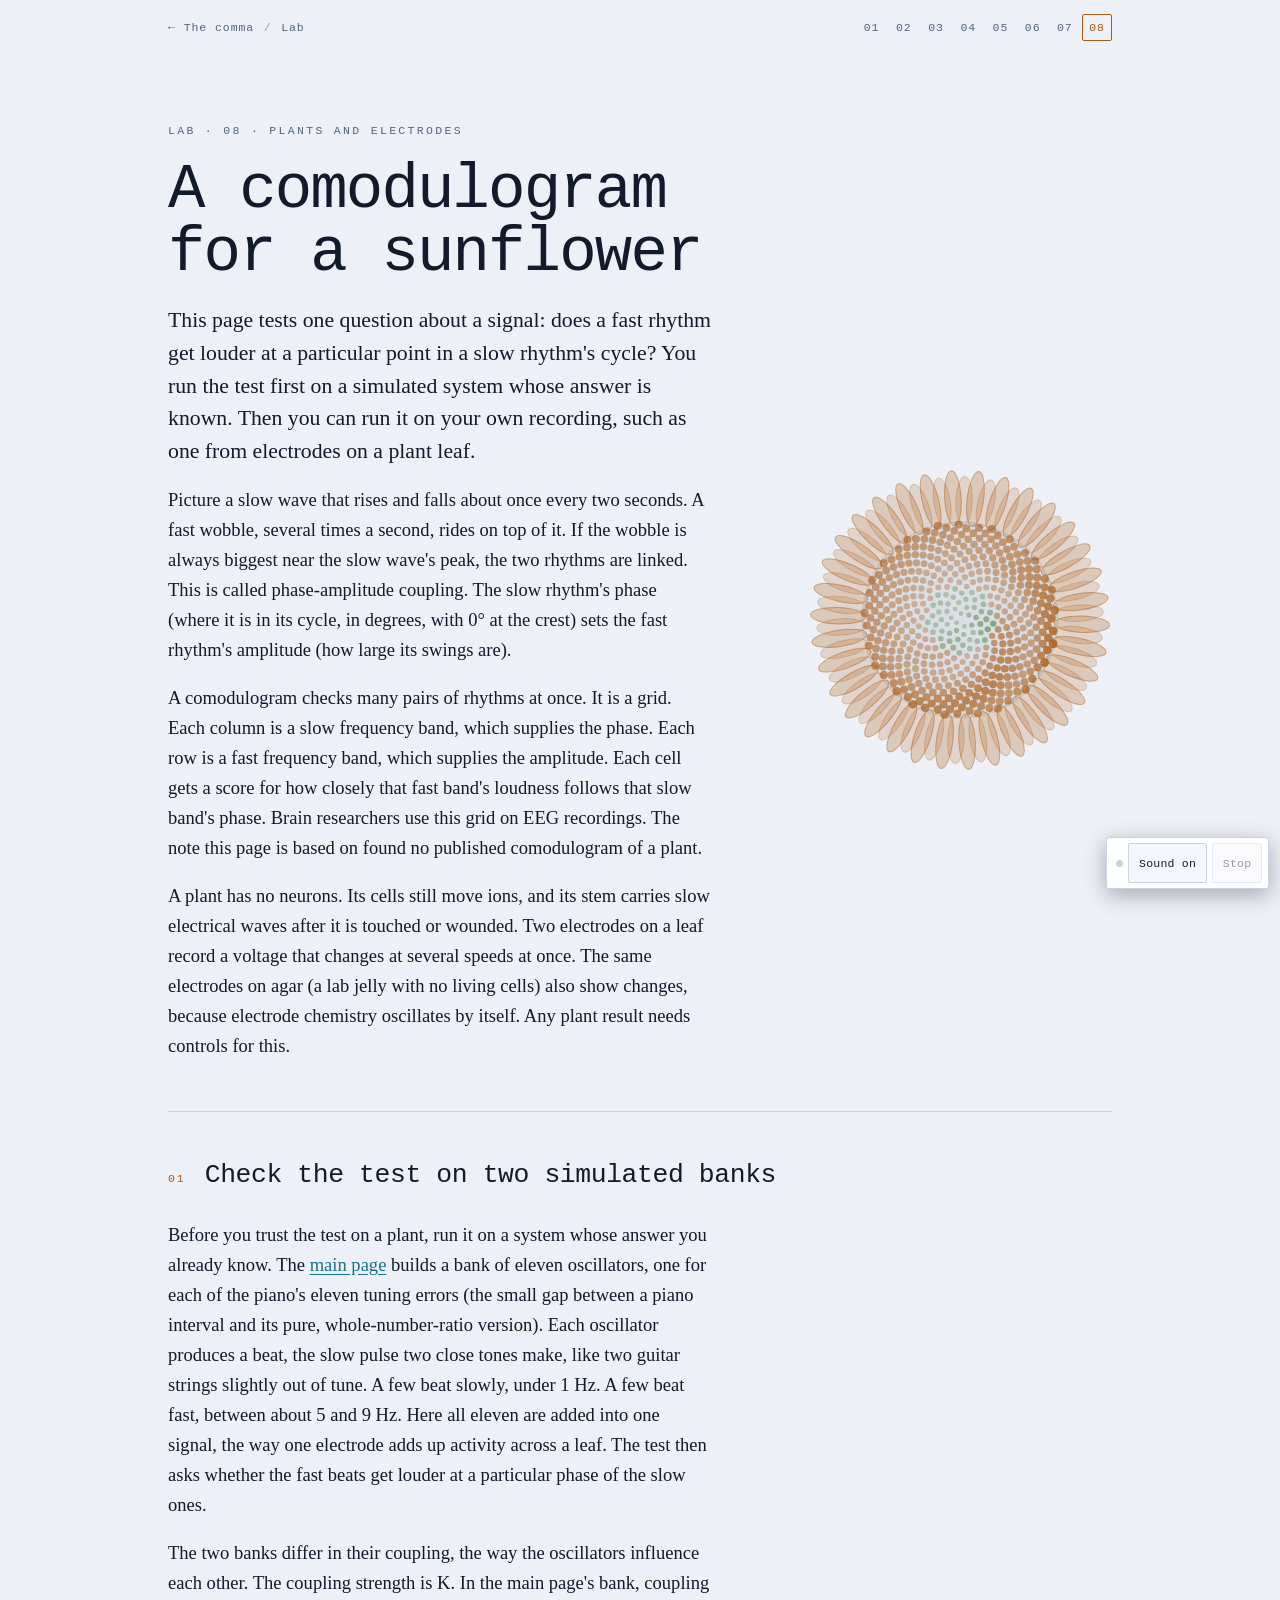
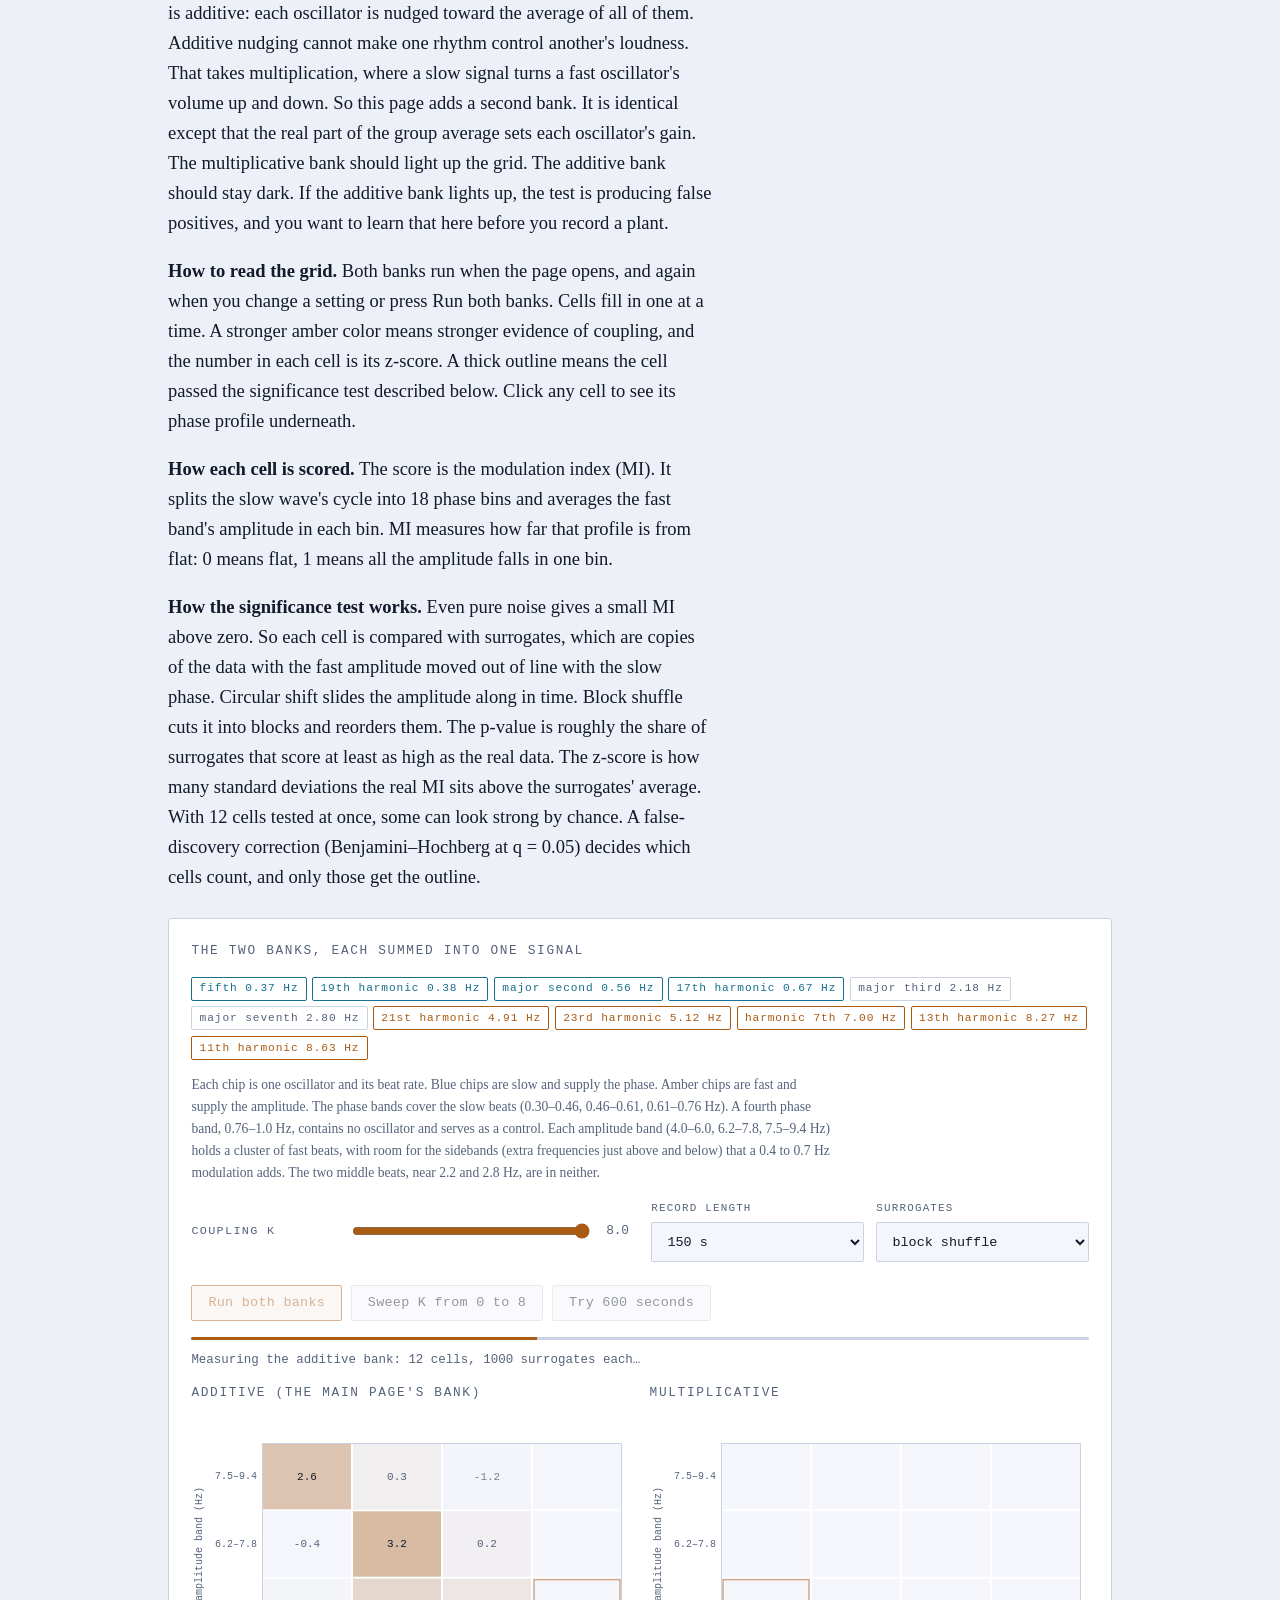
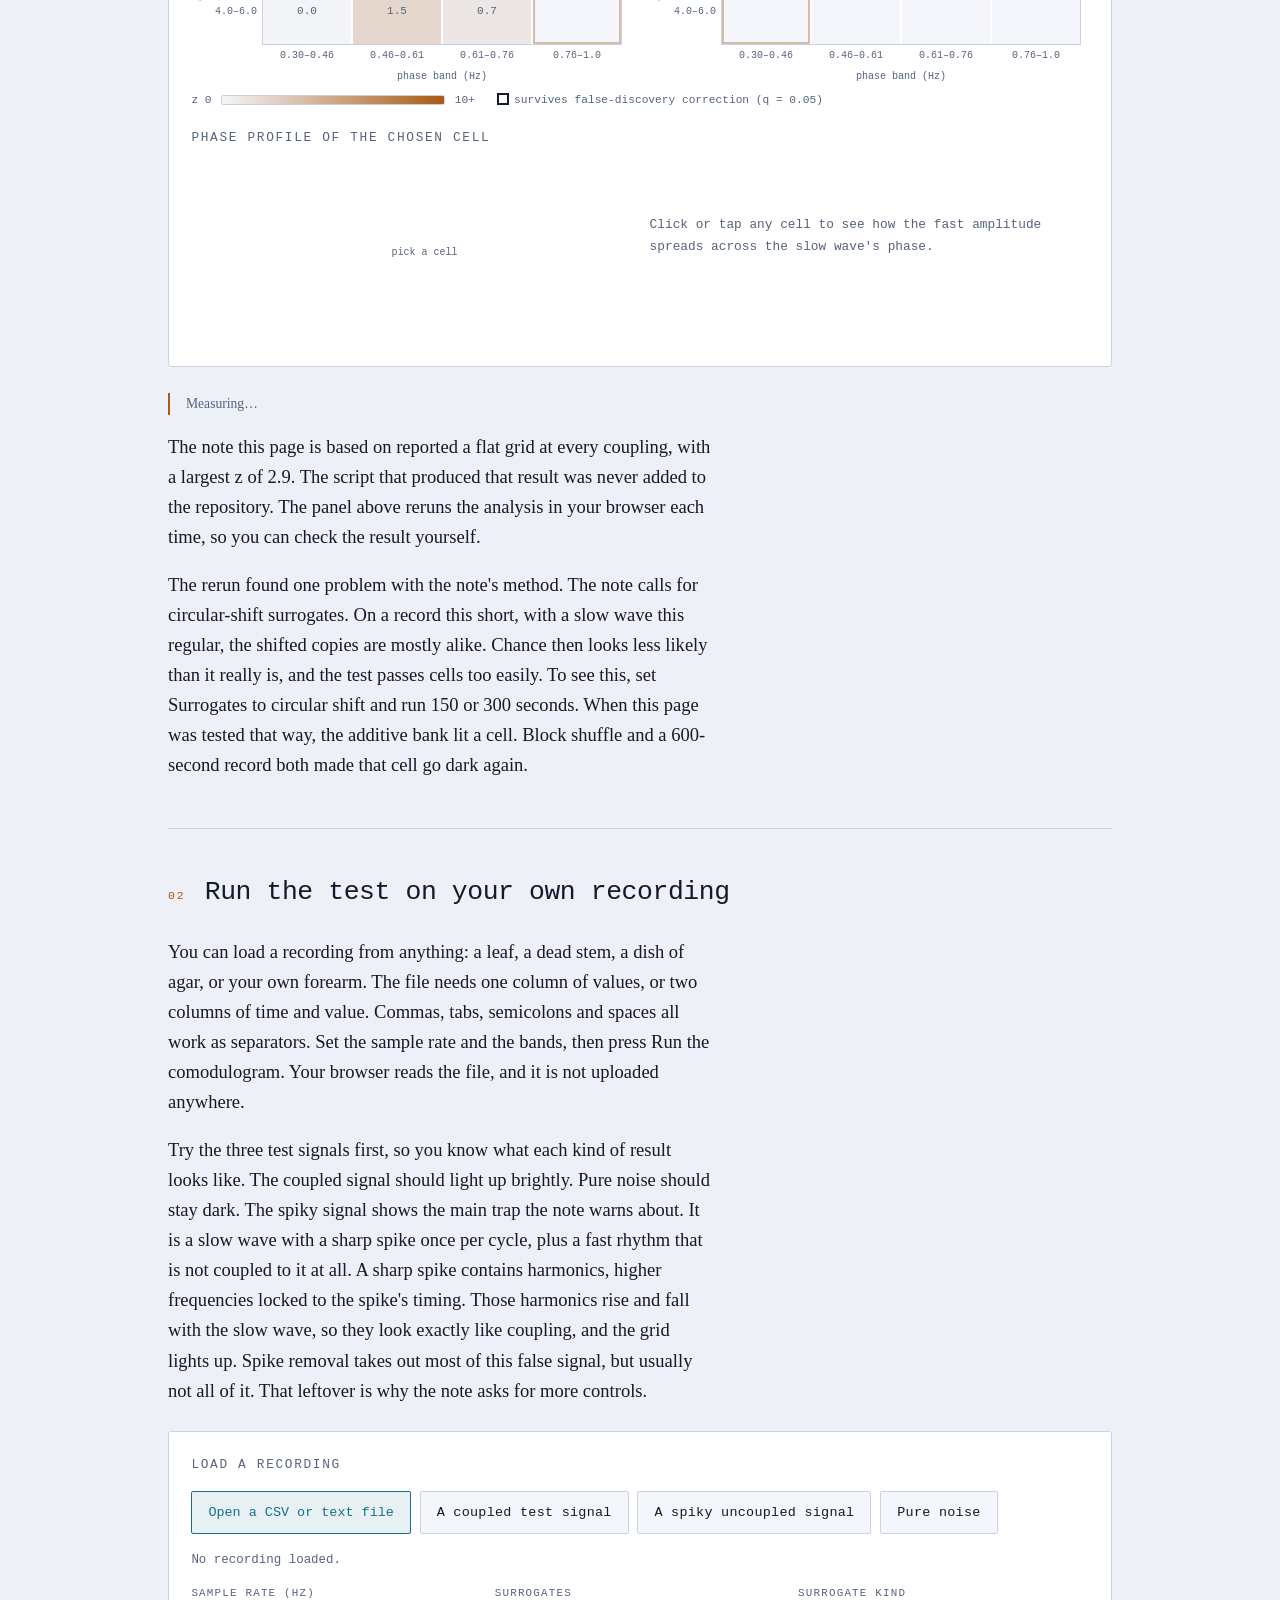
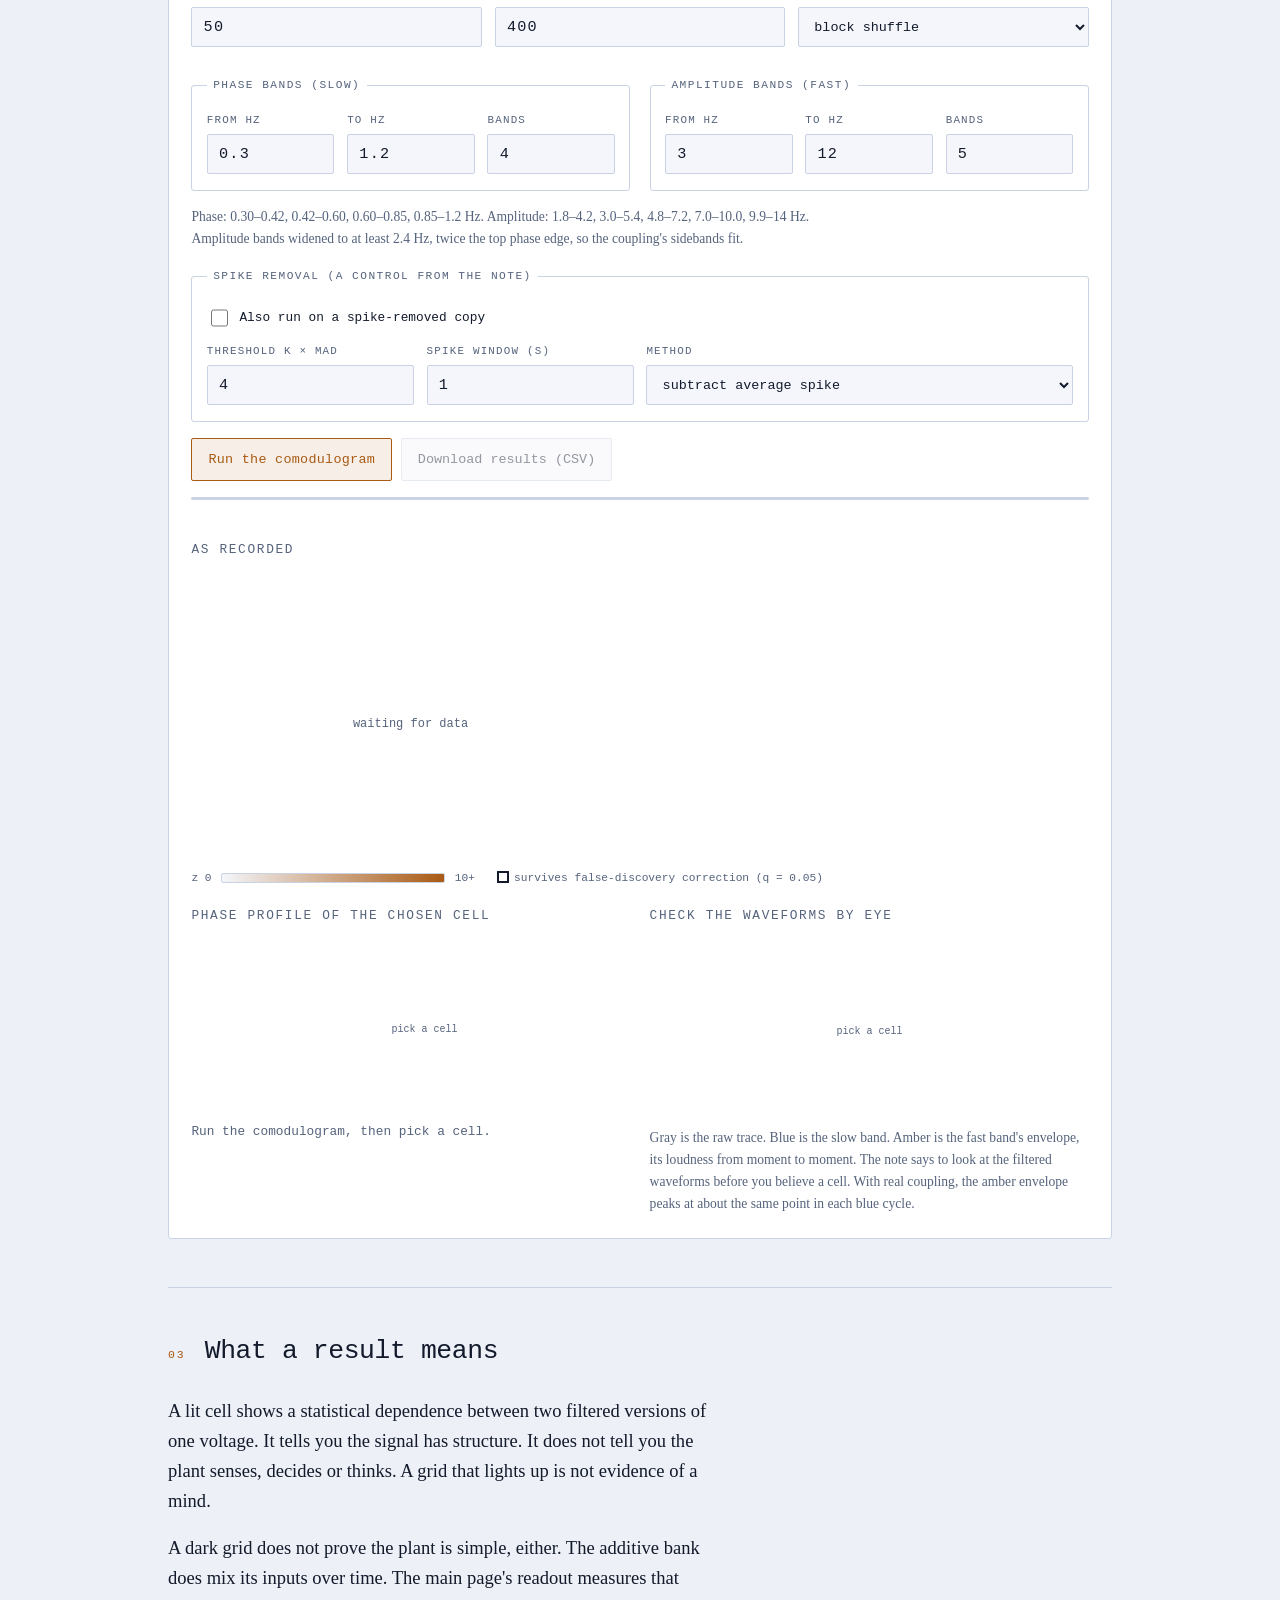
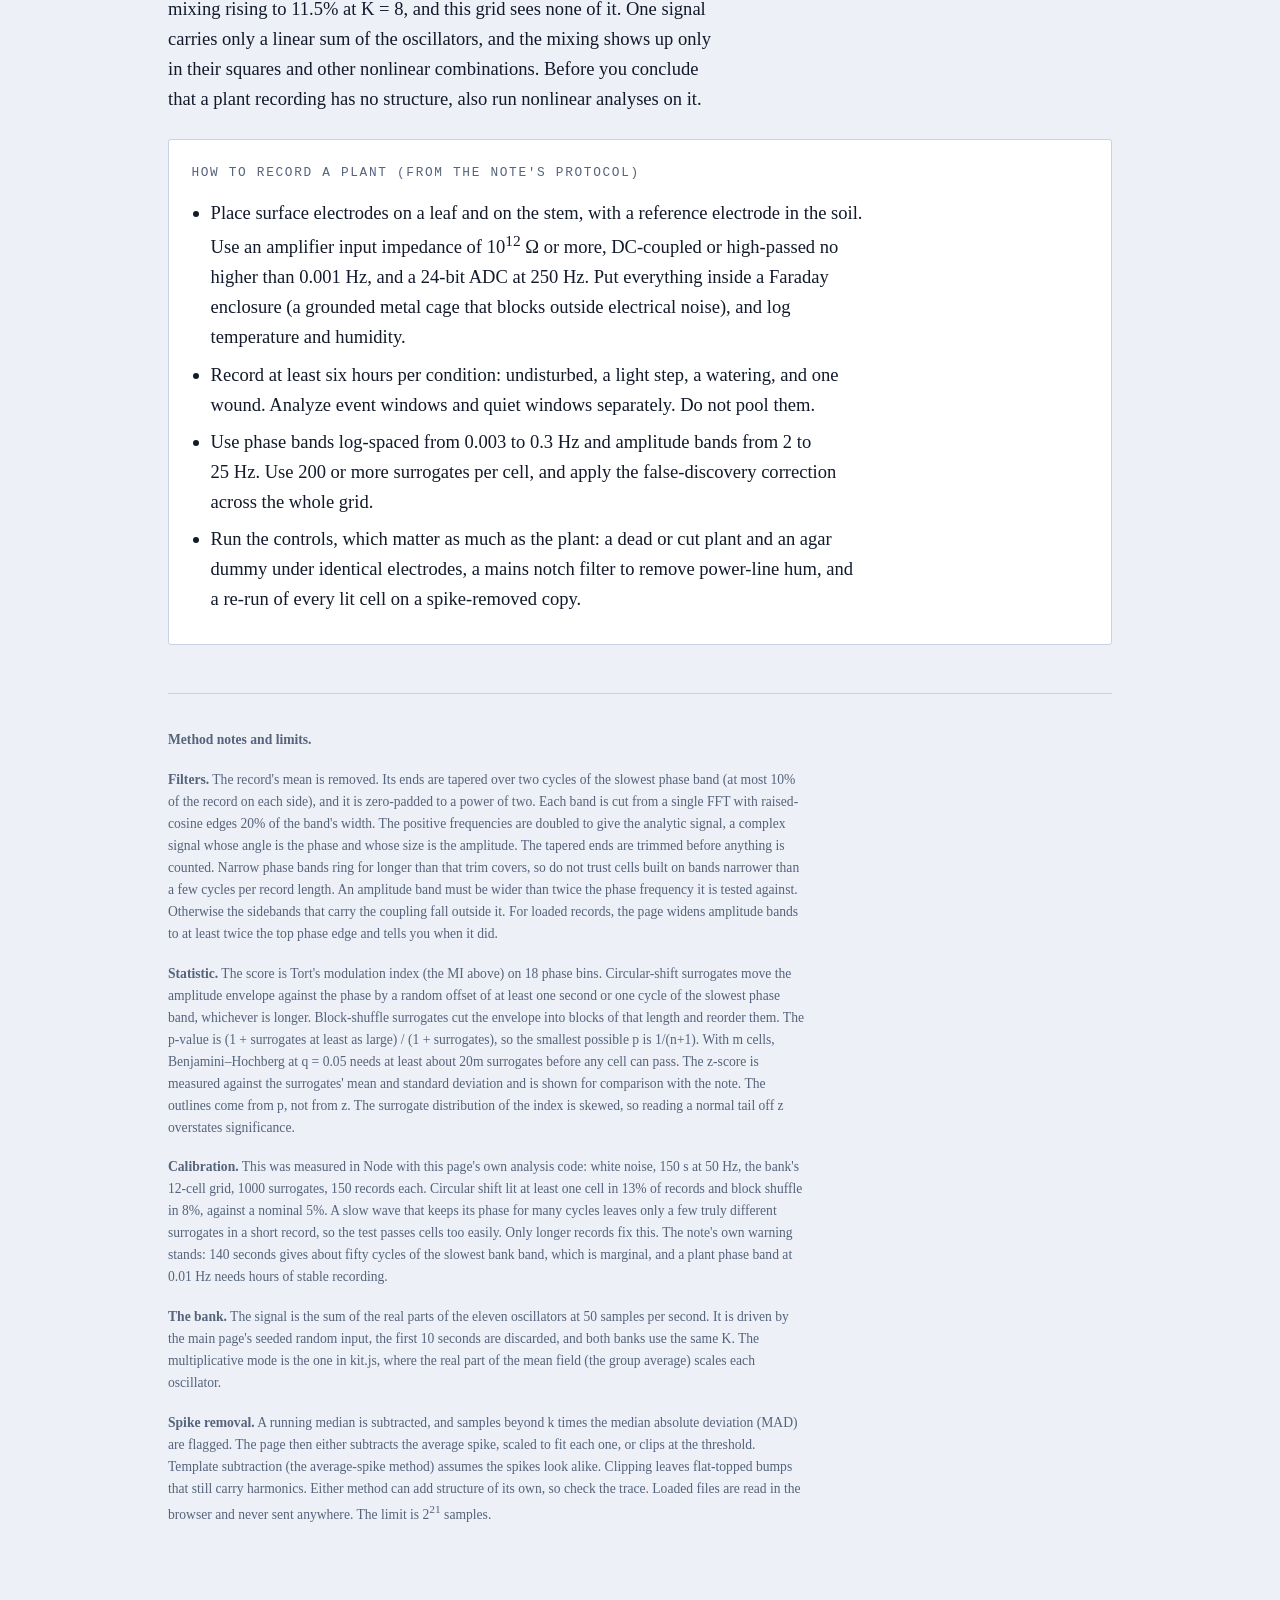
<file: lab/comodulogram.html>
<!doctype html><html lang="en"><meta charset="utf-8"><meta name="viewport" content="width=device-width, initial-scale=1"><title>A Comodulogram for a Sunflower</title>
<link rel="stylesheet" href="lab.css">
<style>
  .hero-grid { display: grid; grid-template-columns: 1fr; gap: 0.5rem 2rem; align-items: center; }
  @media (min-width: 54rem) { .hero-grid { grid-template-columns: minmax(0, 1fr) 19rem; } }
  .hero-art { max-width: 22rem; width: 100%; justify-self: center; }
  @media (min-width: 54rem) { .hero-art { order: 2; } }
  .chips { display: flex; flex-wrap: wrap; gap: 0.35rem; margin: 0.4rem 0 0.9rem; }
  .chip.slow { color: var(--just); border-color: var(--just); }
  .chip.fast { color: var(--temper); border-color: var(--temper); }
  .heat-box { position: relative; }
  .heat-box canvas { cursor: pointer; }
  .heat-box canvas:focus-visible { outline: 2px solid var(--temper); outline-offset: 2px; }
  .tip {
    position: absolute; z-index: 5; pointer-events: none; display: none;
    background: var(--panel); color: var(--ink); border: 1px solid var(--rule); border-radius: 2px;
    font-family: var(--mono); font-size: 0.7rem; line-height: 1.5; padding: 0.4rem 0.55rem;
    box-shadow: 0 6px 18px rgba(0, 0, 0, 0.25); white-space: nowrap;
  }
  .tip b { font-weight: 500; }
  .legend { display: flex; align-items: center; gap: 0.6rem; font-family: var(--mono); font-size: 0.7rem; color: var(--dim); margin: 0.4rem 0 0; flex-wrap: wrap; }
  .legend .ramp { flex: 1 1 8rem; max-width: 14rem; height: 10px; border: 1px solid var(--rule); border-radius: 2px;
    background: linear-gradient(90deg, var(--panel-2), var(--temper)); }
  .legend .sigkey { display: inline-block; width: 12px; height: 12px; border: 2px solid var(--ink); vertical-align: -2px; margin-right: 0.3rem; }
  h3.ht { margin-bottom: 0.2rem; }
  .readout.hr { margin-bottom: 0.4rem; }
  .big { font-family: var(--mono); font-size: 1.5rem; letter-spacing: -0.02em; color: var(--ink); }
  .controls { display: grid; grid-template-columns: 1fr; gap: 0.2rem 1.4rem; }
  @media (min-width: 46rem) { .controls { grid-template-columns: 1fr 1fr; } }
  .field { display: flex; flex-direction: column; gap: 0.3rem; min-width: 0; }
  .field > span { font-family: var(--mono); font-size: 0.68rem; letter-spacing: 0.11em; text-transform: uppercase; color: var(--dim); }
  .field input, .field select { width: 100%; max-width: 100%; min-height: 40px; }
  .field.span2 { grid-column: span 2; }
  .fields { display: grid; grid-template-columns: repeat(auto-fit, minmax(7.2rem, 1fr)); gap: 0.8rem; margin: 0.9rem 0; }
  .fieldset { border: 1px solid var(--rule); border-radius: 3px; padding: 0.8rem 0.9rem 0.2rem; margin: 0.9rem 0; min-width: 0; }
  .fieldset legend { font-family: var(--mono); font-size: 0.7rem; letter-spacing: 0.13em; text-transform: uppercase; color: var(--dim); padding: 0 0.4rem; }
  .fieldset .fields { margin: 0.3rem 0 0.8rem; }
  .vh { position: absolute; width: 1px; height: 1px; overflow: hidden; clip: rect(0 0 0 0); white-space: nowrap; }
  .filebtn { display: inline-flex; align-items: center; min-height: 40px; font-family: var(--mono); font-size: 0.84rem; padding: 0.6rem 1rem;
    border: 1px solid var(--just); color: var(--just); background: var(--just-soft); border-radius: 2px; cursor: pointer; }
  input[type="file"]:focus-visible + .filebtn { outline: 2px solid var(--temper); outline-offset: 2px; }
  .check { display: inline-flex; align-items: center; gap: 0.5rem; font-family: var(--mono); font-size: 0.8rem; min-height: 40px; cursor: pointer; }
  .check input { width: 1.1rem; height: 1.1rem; accent-color: var(--temper); }
  .status { font-family: var(--mono); font-size: 0.78rem; color: var(--dim); min-height: 1.4em; }
  .status.warn { color: var(--rose); }
  .finding { border-left: 2px solid var(--temper); padding-left: 1rem; }
  .finding p { max-width: 42rem; }
  a.btnlink { display: inline-flex; align-items: center; min-height: 40px; font-family: var(--mono); font-size: 0.84rem; padding: 0.6rem 1rem;
    border: 1px solid var(--rule); background: var(--panel-2); color: var(--ink); border-radius: 2px; text-decoration: none; }
  a.btnlink[aria-disabled="true"] { opacity: 0.45; pointer-events: none; }
  .protocol { margin: 0; padding-left: 1.2rem; max-width: 42rem; }
  .protocol li { margin: 0 0 0.45rem; }
  .sweep-wrap[hidden] { display: none; }
  #bank-heat-b[hidden], #byo-b-col[hidden] { display: none; }
  .wrap { overflow-wrap: break-word; }
</style>
<body>
<div class="wrap">

<header class="hero">
  <span class="eyebrow">Lab &middot; 08 &middot; Plants and electrodes</span>
  <div class="hero-grid">
    <div class="hero-art">
      <canvas id="sun" height="300" aria-label="A sunflower head drawn as a Vogel spiral: seeds set at the golden angle, about 137.5 degrees apart, turning slowly. A faint flicker runs through the seeds, swelling where a slow wave sweeps past."></canvas>
    </div>
    <div>
      <h1>A comodulogram for a sunflower</h1>
      <p class="lede">This page tests one question about a signal: does a fast rhythm get louder at a particular point in a slow rhythm's cycle? You run the test first on a simulated system whose answer is known. Then you can run it on your own recording, such as one from electrodes on a plant leaf.</p>
      <p>Picture a slow wave that rises and falls about once every two seconds. A fast wobble, several times a second, rides on top of it. If the wobble is always biggest near the slow wave's peak, the two rhythms are linked. This is called phase-amplitude coupling. The slow rhythm's phase (where it is in its cycle, in degrees, with 0&deg; at the crest) sets the fast rhythm's amplitude (how large its swings are).</p>
      <p>A comodulogram checks many pairs of rhythms at once. It is a grid. Each column is a slow frequency band, which supplies the phase. Each row is a fast frequency band, which supplies the amplitude. Each cell gets a score for how closely that fast band's loudness follows that slow band's phase. Brain researchers use this grid on EEG recordings. The note this page is based on found no published comodulogram of a plant.</p>
      <p>A plant has no neurons. Its cells still move ions, and its stem carries slow electrical waves after it is touched or wounded. Two electrodes on a leaf record a voltage that changes at several speeds at once. The same electrodes on agar (a lab jelly with no living cells) also show changes, because electrode chemistry oscillates by itself. Any plant result needs controls for this.</p>
    </div>
  </div>
</header>

<section aria-labelledby="h-bank">
  <div class="sec-head">
    <span class="sec-mark">01</span>
    <div><h2 id="h-bank">Check the test on two simulated banks</h2></div>
  </div>

  <p>Before you trust the test on a plant, run it on a system whose answer you already know. The <a href="../index.html">main page</a> builds a bank of eleven oscillators, one for each of the piano's eleven tuning errors (the small gap between a piano interval and its pure, whole-number-ratio version). Each oscillator produces a beat, the slow pulse two close tones make, like two guitar strings slightly out of tune. A few beat slowly, under 1&nbsp;Hz. A few beat fast, between about 5 and 9&nbsp;Hz. Here all eleven are added into one signal, the way one electrode adds up activity across a leaf. The test then asks whether the fast beats get louder at a particular phase of the slow ones.</p>
  <p>The two banks differ in their coupling, the way the oscillators influence each other. The coupling strength is K. In the main page's bank, coupling is additive: each oscillator is nudged toward the average of all of them. Additive nudging cannot make one rhythm control another's loudness. That takes multiplication, where a slow signal turns a fast oscillator's volume up and down. So this page adds a second bank. It is identical except that the real part of the group average sets each oscillator's gain. The multiplicative bank should light up the grid. The additive bank should stay dark. If the additive bank lights up, the test is producing false positives, and you want to learn that here before you record a plant.</p>
  <p><strong>How to read the grid.</strong> Both banks run when the page opens, and again when you change a setting or press Run both banks. Cells fill in one at a time. A stronger amber color means stronger evidence of coupling, and the number in each cell is its z-score. A thick outline means the cell passed the significance test described below. Click any cell to see its phase profile underneath.</p>
  <p><strong>How each cell is scored.</strong> The score is the modulation index (MI). It splits the slow wave's cycle into 18 phase bins and averages the fast band's amplitude in each bin. MI measures how far that profile is from flat: 0 means flat, 1 means all the amplitude falls in one bin. </p>
  <p><strong>How the significance test works.</strong> Even pure noise gives a small MI above zero. So each cell is compared with surrogates, which are copies of the data with the fast amplitude moved out of line with the slow phase. Circular shift slides the amplitude along in time. Block shuffle cuts it into blocks and reorders them. The p-value is roughly the share of surrogates that score at least as high as the real data. The z-score is how many standard deviations the real MI sits above the surrogates' average. With 12 cells tested at once, some can look strong by chance. A false-discovery correction (Benjamini&ndash;Hochberg at q&nbsp;=&nbsp;0.05) decides which cells count, and only those get the outline.</p>

  <div class="panel">
    <h3>The two banks, each summed into one signal</h3>
    <div class="chips" id="det-chips" aria-label="The eleven detunings"></div>
    <p class="note" id="band-note" style="margin-bottom:0.6rem"></p>

    <div class="controls">
      <div class="slider-row">
        <label for="k-slider">Coupling K</label>
        <input type="range" id="k-slider" min="0" max="8" step="0.1" value="8">
        <span class="readout num" id="k-read">8.0</span>
      </div>
      <div class="fields" style="margin:0.4rem 0">
        <label class="field"><span>Record length</span>
          <select id="len-sel">
            <option value="150" selected>150 s</option>
            <option value="300">300 s</option>
            <option value="450">450 s</option>
            <option value="600">600 s</option>
          </select>
        </label>
        <label class="field"><span>Surrogates</span>
          <select id="sur-sel">
            <option value="blocks" selected>block shuffle</option>
            <option value="shift">circular shift</option>
          </select>
        </label>
      </div>
    </div>
    <div class="btn-row">
      <button data-tone="temper" id="bank-run">Run both banks</button>
      <button id="bank-sweep">Sweep K from 0 to 8</button>
      <button id="bank-long">Try 600 seconds</button>
    </div>
    <div class="meter" aria-hidden="true"><i id="bank-meter"></i></div>
    <div class="status" id="bank-status" role="status" aria-live="polite"></div>

    <div class="grid-2" style="margin-top:0.8rem">
      <div>
        <h3 class="ht">Additive (the main page's bank)</h3><div class="readout hr" id="add-max">&nbsp;</div>
        <div class="heat-box">
          <canvas id="heat-add" height="250" tabindex="0" aria-label="Comodulogram of the additive bank: phase bands across, amplitude bands up, each cell colored by z-score against surrogates. Use arrow keys to move between cells."></canvas>
          <div class="tip" id="tip-add" aria-hidden="true"></div>
        </div>
      </div>
      <div>
        <h3 class="ht">Multiplicative</h3><div class="readout hr" id="mul-max">&nbsp;</div>
        <div class="heat-box">
          <canvas id="heat-mul" height="250" tabindex="0" aria-label="Comodulogram of the multiplicative bank, same layout and color scale as the additive one. Use arrow keys to move between cells."></canvas>
          <div class="tip" id="tip-mul" aria-hidden="true"></div>
        </div>
      </div>
    </div>
    <div class="legend" aria-hidden="true"><span>z 0</span><span class="ramp"></span><span>10+</span><span style="margin-left:0.8rem"><span class="sigkey"></span>survives false-discovery correction (q = 0.05)</span></div>

    <div class="grid-2" style="margin-top:1.2rem">
      <div>
        <h3 id="bank-prof-h">Phase profile of the chosen cell</h3>
        <canvas id="bank-prof" height="180" aria-label="Bar chart: the fast band's mean amplitude in each of 18 slow-phase bins, as percent above or below flat."></canvas>
      </div>
      <div class="readout" id="bank-cell" aria-live="polite" style="align-self:center">Click or tap any cell to see how the fast amplitude spreads across the slow wave's phase.</div>
    </div>
  </div>

  <div class="finding" id="bank-finding" aria-live="polite">
    <p class="note">Measuring&hellip;</p>
  </div>

  <div class="panel sweep-wrap" id="sweep-wrap" hidden>
    <h3>Largest z-score in each grid as K rises from 0 to 8</h3>
    <canvas id="sweep" height="220" aria-label="Line chart: the largest z-score in each bank's comodulogram as coupling K runs from 0 to 8. Filled dots mark couplings where at least one cell survives the false-discovery correction."></canvas>
    <p class="note" style="margin:0.5rem 0 0">Blue: additive. Amber: multiplicative. A filled dot means at least one cell at that coupling survives the false-discovery correction; hollow means none does. The sweep uses 500 surrogates per cell.</p>
    <div class="table-scroll"><table id="sweep-table"><thead><tr><th>K</th><th>additive max z</th><th>cells</th><th>multiplicative max z</th><th>cells</th></tr></thead><tbody></tbody></table></div>
  </div>

  <p>The note this page is based on reported a flat grid at every coupling, with a largest z of 2.9. The script that produced that result was never added to the repository. The panel above reruns the analysis in your browser each time, so you can check the result yourself.</p>
  <p>The rerun found one problem with the note's method. The note calls for circular-shift surrogates. On a record this short, with a slow wave this regular, the shifted copies are mostly alike. Chance then looks less likely than it really is, and the test passes cells too easily. To see this, set Surrogates to circular shift and run 150 or 300 seconds. When this page was tested that way, the additive bank lit a cell. Block shuffle and a 600-second record both made that cell go dark again.</p>
</section>

<section aria-labelledby="h-byo">
  <div class="sec-head">
    <span class="sec-mark">02</span>
    <div><h2 id="h-byo">Run the test on your own recording</h2></div>
  </div>
  <p>You can load a recording from anything: a leaf, a dead stem, a dish of agar, or your own forearm. The file needs one column of values, or two columns of time and value. Commas, tabs, semicolons and spaces all work as separators. Set the sample rate and the bands, then press Run the comodulogram. Your browser reads the file, and it is not uploaded anywhere.</p>
  <p>Try the three test signals first, so you know what each kind of result looks like. The coupled signal should light up brightly. Pure noise should stay dark. The spiky signal shows the main trap the note warns about. It is a slow wave with a sharp spike once per cycle, plus a fast rhythm that is not coupled to it at all. A sharp spike contains harmonics, higher frequencies locked to the spike's timing. Those harmonics rise and fall with the slow wave, so they look exactly like coupling, and the grid lights up. Spike removal takes out most of this false signal, but usually not all of it. That leftover is why the note asks for more controls.</p>

  <div class="panel">
    <h3>Load a recording</h3>
    <div class="btn-row">
      <input type="file" id="f-in" class="vh" accept=".csv,.txt,.tsv,.dat,text/plain,text/csv">
      <label for="f-in" class="filebtn">Open a CSV or text file</label>
      <button id="t-coupled">A coupled test signal</button>
      <button id="t-spiky">A spiky uncoupled signal</button>
      <button id="t-noise">Pure noise</button>
    </div>
    <div class="status" id="byo-file" role="status" aria-live="polite">No recording loaded.</div>

    <div class="fields">
      <label class="field"><span>Sample rate (Hz)</span><input type="number" id="f-fs" min="0.001" step="any" value="50"></label>
      <label class="field"><span>Surrogates</span><input type="number" id="f-nsurr" min="20" max="5000" step="1" value="400"></label>
      <label class="field"><span>Surrogate kind</span>
        <select id="f-sur"><option value="blocks" selected>block shuffle</option><option value="shift">circular shift</option></select>
      </label>
    </div>

    <div class="grid-2" style="gap:0 1.2rem">
      <fieldset class="fieldset">
        <legend>Phase bands (slow)</legend>
        <div class="fields">
          <label class="field"><span>From Hz</span><input type="number" id="p-lo" step="any" min="0" value="0.3"></label>
          <label class="field"><span>To Hz</span><input type="number" id="p-hi" step="any" min="0" value="1.2"></label>
          <label class="field"><span>Bands</span><input type="number" id="p-n" step="1" min="1" max="16" value="4"></label>
        </div>
      </fieldset>
      <fieldset class="fieldset">
        <legend>Amplitude bands (fast)</legend>
        <div class="fields">
          <label class="field"><span>From Hz</span><input type="number" id="a-lo" step="any" min="0" value="3"></label>
          <label class="field"><span>To Hz</span><input type="number" id="a-hi" step="any" min="0" value="12"></label>
          <label class="field"><span>Bands</span><input type="number" id="a-n" step="1" min="1" max="16" value="5"></label>
        </div>
      </fieldset>
    </div>
    <p class="note" id="byo-bands"></p>

    <fieldset class="fieldset">
      <legend>Spike removal (a control from the note)</legend>
      <label class="check"><input type="checkbox" id="d-on"> Also run on a spike-removed copy</label>
      <div class="fields">
        <label class="field"><span>Threshold k &times; MAD</span><input type="number" id="d-k" step="any" min="1" value="4"></label>
        <label class="field"><span>Spike window (s)</span><input type="number" id="d-win" step="any" min="0.01" value="1"></label>
        <label class="field span2"><span>Method</span>
          <select id="d-meth"><option value="template" selected>subtract average spike</option><option value="clip">clip at threshold</option></select>
        </label>
      </div>
    </fieldset>

    <div class="btn-row">
      <button data-tone="temper" id="byo-run">Run the comodulogram</button>
      <a class="btnlink" id="byo-dl" aria-disabled="true" download="comodulogram.csv" href="#">Download results (CSV)</a>
    </div>
    <div class="meter" aria-hidden="true"><i id="byo-meter"></i></div>
    <div class="status" id="byo-status" role="status" aria-live="polite"></div>

    <div class="grid-2" style="margin-top:0.8rem">
      <div>
        <h3 class="ht">As recorded</h3><div class="readout hr" id="byo-a-max">&nbsp;</div>
        <div class="heat-box">
          <canvas id="heat-byo-a" height="270" tabindex="0" aria-label="Comodulogram of the loaded record: phase bands across, amplitude bands up, colored by z-score. Use arrow keys to move between cells."></canvas>
          <div class="tip" id="tip-byo-a" aria-hidden="true"></div>
        </div>
      </div>
      <div id="byo-b-col" hidden>
        <h3 class="ht">Spikes removed</h3><div class="readout hr" id="byo-b-max">&nbsp;</div>
        <div class="heat-box">
          <canvas id="heat-byo-b" height="270" tabindex="0" aria-label="Comodulogram of the same record after spike removal, same layout and color scale. Use arrow keys to move between cells."></canvas>
          <div class="tip" id="tip-byo-b" aria-hidden="true"></div>
        </div>
      </div>
    </div>
    <div class="legend" aria-hidden="true"><span>z 0</span><span class="ramp"></span><span>10+</span><span style="margin-left:0.8rem"><span class="sigkey"></span>survives false-discovery correction (q = 0.05)</span></div>

    <div class="grid-2" style="margin-top:1.2rem">
      <div>
        <h3>Phase profile of the chosen cell</h3>
        <canvas id="byo-prof" height="180" aria-label="Bar chart: the chosen cell's fast-band mean amplitude in each of 18 slow-phase bins, as percent above or below flat."></canvas>
        <div class="readout" id="byo-cell" aria-live="polite">Run the comodulogram, then pick a cell.</div>
      </div>
      <div>
        <h3>Check the waveforms by eye</h3>
        <canvas id="byo-trace" height="180" aria-label="Twenty seconds of the record: the raw trace, the slow band filtered out of it, and the fast band's envelope, for the chosen cell."></canvas>
        <p class="note" id="byo-trace-note" style="margin:0.4rem 0 0">Gray is the raw trace. Blue is the slow band. Amber is the fast band's envelope, its loudness from moment to moment. The note says to look at the filtered waveforms before you believe a cell. With real coupling, the amber envelope peaks at about the same point in each blue cycle.</p>
      </div>
    </div>
  </div>
</section>

<section aria-labelledby="h-worth">
  <div class="sec-head">
    <span class="sec-mark">03</span>
    <div><h2 id="h-worth">What a result means</h2></div>
  </div>
  <p>A lit cell shows a statistical dependence between two filtered versions of one voltage. It tells you the signal has structure. It does not tell you the plant senses, decides or thinks. A grid that lights up is not evidence of a mind.</p>
  <p>A dark grid does not prove the plant is simple, either. The additive bank does mix its inputs over time. The main page's readout measures that mixing rising to 11.5% at K&nbsp;=&nbsp;8, and this grid sees none of it. One signal carries only a linear sum of the oscillators, and the mixing shows up only in their squares and other nonlinear combinations. Before you conclude that a plant recording has no structure, also run nonlinear analyses on it.</p>

  <div class="panel">
    <h3>How to record a plant (from the note's protocol)</h3>
    <ul class="protocol">
      <li>Place surface electrodes on a leaf and on the stem, with a reference electrode in the soil. Use an amplifier input impedance of 10<sup>12</sup>&nbsp;&Omega; or more, DC-coupled or high-passed no higher than 0.001&nbsp;Hz, and a 24-bit ADC at 250&nbsp;Hz. Put everything inside a Faraday enclosure (a grounded metal cage that blocks outside electrical noise), and log temperature and humidity.</li>
      <li>Record at least six hours per condition: undisturbed, a light step, a watering, and one wound. Analyze event windows and quiet windows separately. Do not pool them.</li>
      <li>Use phase bands log-spaced from 0.003 to 0.3&nbsp;Hz and amplitude bands from 2 to 25&nbsp;Hz. Use 200 or more surrogates per cell, and apply the false-discovery correction across the whole grid.</li>
      <li>Run the controls, which matter as much as the plant: a dead or cut plant and an agar dummy under identical electrodes, a mains notch filter to remove power-line hum, and a re-run of every lit cell on a spike-removed copy.</li>
    </ul>
  </div>
</section>

<div class="foot">
  <p class="note"><strong>Method notes and limits.</strong></p>
  <p class="note"><strong>Filters.</strong> The record's mean is removed. Its ends are tapered over two cycles of the slowest phase band (at most 10% of the record on each side), and it is zero-padded to a power of two. Each band is cut from a single FFT with raised-cosine edges 20% of the band's width. The positive frequencies are doubled to give the analytic signal, a complex signal whose angle is the phase and whose size is the amplitude. The tapered ends are trimmed before anything is counted. Narrow phase bands ring for longer than that trim covers, so do not trust cells built on bands narrower than a few cycles per record length. An amplitude band must be wider than twice the phase frequency it is tested against. Otherwise the sidebands that carry the coupling fall outside it. For loaded records, the page widens amplitude bands to at least twice the top phase edge and tells you when it did.</p>
  <p class="note"><strong>Statistic.</strong> The score is Tort's modulation index (the MI above) on 18 phase bins. Circular-shift surrogates move the amplitude envelope against the phase by a random offset of at least one second or one cycle of the slowest phase band, whichever is longer. Block-shuffle surrogates cut the envelope into blocks of that length and reorder them. The p-value is (1 + surrogates at least as large) / (1 + surrogates), so the smallest possible p is 1/(n+1). With m cells, Benjamini&ndash;Hochberg at q = 0.05 needs at least about 20m surrogates before any cell can pass. The z-score is measured against the surrogates' mean and standard deviation and is shown for comparison with the note. The outlines come from p, not from z. The surrogate distribution of the index is skewed, so reading a normal tail off z overstates significance.</p>
  <p class="note"><strong>Calibration.</strong> This was measured in Node with this page's own analysis code: white noise, 150 s at 50 Hz, the bank's 12-cell grid, 1000 surrogates, 150 records each. Circular shift lit at least one cell in 13% of records and block shuffle in 8%, against a nominal 5%. A slow wave that keeps its phase for many cycles leaves only a few truly different surrogates in a short record, so the test passes cells too easily. Only longer records fix this. The note's own warning stands: 140 seconds gives about fifty cycles of the slowest bank band, which is marginal, and a plant phase band at 0.01&nbsp;Hz needs hours of stable recording.</p>
  <p class="note"><strong>The bank.</strong> The signal is the sum of the real parts of the eleven oscillators at 50 samples per second. It is driven by the main page's seeded random input, the first 10 seconds are discarded, and both banks use the same K. The multiplicative mode is the one in kit.js, where the real part of the mean field (the group average) scales each oscillator.</p>
  <p class="note"><strong>Spike removal.</strong> A running median is subtracted, and samples beyond k times the median absolute deviation (MAD) are flagged. The page then either subtracts the average spike, scaled to fit each one, or clips at the threshold. Template subtraction (the average-spike method) assumes the spikes look alike. Clipping leaves flat-topped bumps that still carry harmonics. Either method can add structure of its own, so check the trace. Loaded files are read in the browser and never sent anywhere. The limit is 2<sup>21</sup> samples.</p>
</div>

</div>

<script src="kit.js"></script>
<script>
(function () {
  "use strict";

// [verify:pac] begin
// The analysis core. Plain functions, no DOM, no Kit: tools/verify.mjs
// lifts this block out and runs it in Node.

// Radix-2 FFT in place on Float64Arrays whose length is a power of two.
// fftSteps is the same transform as a generator that yields every so many
// butterflies, so a two-million-point record never freezes a frame.
function* fftSteps(re, im, inverse, chunk) {
  var n = re.length, i, j, k, len, half, tr, ti, wr, wi, cr, ci, a, b, nr, bit;
  var work = 0, lim = chunk || Infinity;
  for (i = 1, j = 0; i < n; i++) {
    bit = n >> 1;
    for (; j & bit; bit >>= 1) j ^= bit;
    j ^= bit;
    if (i < j) { tr = re[i]; re[i] = re[j]; re[j] = tr; ti = im[i]; im[i] = im[j]; im[j] = ti; }
  }
  if (n > lim) yield 0;
  var sgn = inverse ? 1 : -1;
  for (len = 2; len <= n; len <<= 1) {
    half = len >> 1;
    wr = Math.cos(sgn * 2 * Math.PI / len); wi = Math.sin(sgn * 2 * Math.PI / len);
    for (i = 0; i < n; i += len) {
      cr = 1; ci = 0;
      for (k = 0; k < half; k++) {
        a = i + k; b = a + half;
        tr = re[b] * cr - im[b] * ci;
        ti = re[b] * ci + im[b] * cr;
        re[b] = re[a] - tr; im[b] = im[a] - ti;
        re[a] += tr; im[a] += ti;
        nr = cr * wr - ci * wi; ci = cr * wi + ci * wr; cr = nr;
      }
      work += half;
      if (work > lim) { work = 0; yield 0; }
    }
  }
  if (inverse) for (i = 0; i < n; i++) { re[i] /= n; im[i] /= n; }
}
function fftInPlace(re, im, inverse) {
  var g = fftSteps(re, im, inverse);
  while (!g.next().done) {}
}

function nextPow2(n) { var p = 1; while (p < n) p <<= 1; return p; }
var CHUNK = 1 << 17; // butterflies or samples between yields

// The spectrum of x, mean removed, zero-padded to a power of two. taper:
// samples of raised-cosine fade at each end, so the record's two ends do
// not meet the padding as a step (a step rings in every band at once,
// slow and fast together, which is coupling the record never had).
function* spectrumSteps(x, taper) {
  var L = x.length, N = nextPow2(L), m = 0, i, tp = Math.min(taper || 0, L >> 1);
  for (i = 0; i < L; i++) m += x[i];
  m /= L;
  var re = new Float64Array(N), im = new Float64Array(N);
  for (i = 0; i < L; i++) re[i] = x[i] - m;
  for (i = 0; i < tp; i++) {
    var g = 0.5 - 0.5 * Math.cos(Math.PI * (i + 0.5) / tp);
    re[i] *= g; re[L - 1 - i] *= g;
  }
  yield* fftSteps(re, im, false, CHUNK);
  return { re: re, im: im, N: N, L: L };
}

// Raised-cosine band gain: 1 inside [lo, hi], cosine skirts of width
// 20% of the band centred on each edge, 0 beyond.
function bandGain(f, lo, hi) {
  var w = Math.max(0.2 * (hi - lo), 1e-9);
  if (f <= lo - w / 2 || f >= hi + w / 2) return 0;
  if (f < lo + w / 2) return 0.5 - 0.5 * Math.cos(Math.PI * (f - (lo - w / 2)) / w);
  if (f > hi - w / 2) return 0.5 - 0.5 * Math.cos(Math.PI * ((hi + w / 2) - f) / w);
  return 1;
}

// Analytic signal of one band from a precomputed spectrum: keep positive
// frequencies under the band's gain, double them, zero the rest, invert.
// want: "phase", "amp" or "both".
function* analyticSteps(S, fs, lo, hi, want) {
  var N = S.N, L = S.L, re = new Float64Array(N), im = new Float64Array(N), k;
  for (k = 1; k < N / 2; k++) {
    var g = bandGain(k * fs / N, lo, hi);
    if (g > 0) { re[k] = 2 * g * S.re[k]; im[k] = 2 * g * S.im[k]; }
  }
  yield* fftSteps(re, im, true, CHUNK);
  var out = {};
  if (want !== "amp") out.phase = new Float64Array(L);
  if (want !== "phase") out.amp = want === "amp" ? new Float32Array(L) : new Float64Array(L);
  for (k = 0; k < L; k++) {
    if (out.phase) out.phase[k] = Math.atan2(im[k], re[k]);
    if (out.amp) out.amp[k] = Math.sqrt(re[k] * re[k] + im[k] * im[k]);
    if ((k & (CHUNK - 1)) === CHUNK - 1) yield 0;
  }
  return out;
}

function runSteps(g) { var r; while (!(r = g.next()).done) {} return r.value; }

function bandAnalytic(x, fs, lo, hi) {
  var S = runSteps(spectrumSteps(x, 0));
  return runSteps(analyticSteps(S, fs, lo, hi, "both"));
}

function binOf(ph, nbins) {
  var b = Math.floor((ph + Math.PI) / (2 * Math.PI) * nbins);
  return b < 0 ? 0 : b >= nbins ? nbins - 1 : b;
}

// Tort et al. 2010: bin the phase, average the amplitude in each bin,
// normalise to a distribution P, and report its Kullback-Leibler distance
// from uniform divided by log(nbins). 0 = flat, 1 = all amplitude in one
// bin. opts (all optional): start/end, the analysis window; bins, phase
// bins precomputed (then phase may be null); shift, a circular offset of
// the amplitude inside the window; map, an index array (window-relative)
// that reorders the amplitude; profile, a Float64Array(nbins) to fill
// with P.
function tortMI(phase, amp, nbins, opts) {
  nbins = nbins || 18; opts = opts || {};
  var L = amp.length, s0 = opts.start || 0, s1 = opts.end || L, W = s1 - s0;
  var shift = (((opts.shift || 0) % W) + W) % W, bins = opts.bins, map = opts.map;
  var sum = new Float64Array(nbins), cnt = new Float64Array(nbins), i, j, b;
  for (i = s0; i < s1; i++) {
    b = bins ? bins[i] : binOf(phase[i], nbins);
    if (map) j = s0 + map[i - s0];
    else { j = i + shift; if (j >= s1) j -= W; }
    sum[b] += amp[j]; cnt[b]++;
  }
  var tot = 0;
  for (i = 0; i < nbins; i++) { sum[i] = cnt[i] ? sum[i] / cnt[i] : 0; tot += sum[i]; }
  if (!(tot > 0)) return 0;
  var H = 0;
  for (i = 0; i < nbins; i++) {
    var p = sum[i] / tot;
    if (opts.profile) opts.profile[i] = p;
    if (p > 0) H -= p * Math.log(p);
  }
  return (Math.log(nbins) - H) / Math.log(nbins);
}

function pacRng(a) {
  return function () {
    a |= 0; a = a + 0x6D2B79F5 | 0;
    var t = Math.imul(a ^ a >>> 15, 1 | a);
    t = t + Math.imul(t ^ t >>> 7, 61 | t) ^ t;
    return ((t ^ t >>> 14) >>> 0) / 4294967296;
  };
}

// Benjamini-Hochberg across the grid at false-discovery rate q.
function fdrBH(pGrid, q) {
  q = q || 0.05;
  var list = [], i, j, k;
  for (i = 0; i < pGrid.length; i++) for (j = 0; j < pGrid[i].length; j++) list.push({ i: i, j: j, p: pGrid[i][j] });
  list.sort(function (a, b) { return a.p - b.p; });
  var m = list.length, kMax = -1;
  for (k = 0; k < m; k++) if (list[k].p <= q * (k + 1) / m) kMax = k;
  var sig = pGrid.map(function (row) { return row.map(function () { return false; }); });
  for (k = 0; k <= kMax; k++) sig[list[k].i][list[k].j] = true;
  return sig;
}

// The comodulogram. phaseBands, ampBands: arrays of [lo, hi] in Hz.
// For every cell: the Tort MI, nSurr surrogate MIs, z against the
// surrogates, and p = (1 + surrogates >= MI) / (1 + nSurr), one-sided and
// exact if the surrogates are exchangeable with the real alignment.
// Surrogates (opts.surrogate):
//   "shift"  (default) circularly shift the amplitude envelope relative to
//            the phase by a random offset of at least max(1 s, one cycle
//            of the slowest phase band);
//   "blocks" cut the envelope into blocks of that same length and shuffle
//            them, which gives far more nearly independent surrogates
//            from a short record.
// Each band is filtered once. Yields a progress number in [0, 1], and
// {progress, cell, mi, z, p} as each cell finishes.
var TRIM_CYCLES = 2;
function* comodulogramGen(x, fs, phaseBands, ampBands, nSurr, seed, opts) {
  opts = opts || {};
  var NB = 18, nS = nSurr === undefined ? 200 : nSurr, mode = opts.surrogate || "shift";
  var rng = pacRng(seed === undefined ? 1 : seed);
  var L = x.length, nP = phaseBands.length, nA = ampBands.length, i, j, s;
  // trim TRIM_CYCLES cycles of the slowest phase band (at most 10% a side)
  // and taper the same span before filtering
  var loMin = Infinity;
  for (i = 0; i < nP; i++) loMin = Math.min(loMin, phaseBands[i][0]);
  var trim = Math.min(Math.ceil(TRIM_CYCLES * fs / loMin), Math.floor(0.1 * L));
  var start = trim, end = L - trim, W = end - start;
  var minShift = Math.max(1, Math.min(Math.ceil(Math.max(fs, fs / loMin)), Math.floor(W / 4)));
  var filt = nP + nA, done = 0, total;
  // filtering is about as costly as a few surrogate passes; weigh it so
  var fW = 8 * Math.max(1, Math.log2(nextPow2(L)) / 4);
  total = filt * fW + nP * nA * (1 + nS);
  var S = yield* spectrumSteps(x, trim);
  var bins = [], amps = [];
  for (i = 0; i < nP; i++) {
    var ph = (yield* analyticSteps(S, fs, phaseBands[i][0], phaseBands[i][1], "phase")).phase;
    var bi = new Uint8Array(L);
    for (s = 0; s < L; s++) bi[s] = binOf(ph[s], NB);
    bins.push(bi);
    done += fW; yield done / total;
  }
  for (j = 0; j < nA; j++) {
    amps.push((yield* analyticSteps(S, fs, ampBands[j][0], ampBands[j][1], "amp")).amp);
    done += fW; yield done / total;
  }
  S = null;
  var nBlk = Math.max(2, Math.floor(W / minShift)), map = mode === "blocks" ? new Int32Array(W) : null;
  var order = new Int32Array(nBlk);
  function shuffleMap() {
    var q, t, w = 0;
    for (q = 0; q < nBlk; q++) order[q] = q;
    for (q = nBlk - 1; q > 0; q--) { t = Math.floor(rng() * (q + 1)); var o = order[q]; order[q] = order[t]; order[t] = o; }
    for (q = 0; q < nBlk; q++) {
      var b0 = Math.floor(order[q] * W / nBlk), b1 = Math.floor((order[q] + 1) * W / nBlk);
      for (t = b0; t < b1; t++) map[w++] = t;
    }
  }
  var mi = [], z = [], pv = [], prof = [], sMean = [], sSd = [];
  for (i = 0; i < nP; i++) { mi.push([]); z.push([]); pv.push([]); prof.push([]); sMean.push([]); sSd.push([]); }
  var per = Math.max(1, Math.floor(CHUNK / Math.max(1, W))), acc = 0;
  for (i = 0; i < nP; i++) {
    for (j = 0; j < nA; j++) {
      var p = new Float64Array(NB);
      var m0 = tortMI(null, amps[j], NB, { bins: bins[i], start: start, end: end, profile: p });
      var sm = 0, sq = 0, ge = 0;
      for (s = 0; s < nS; s++) {
        var o2 = { bins: bins[i], start: start, end: end };
        if (map) { shuffleMap(); o2.map = map; }
        else o2.shift = minShift + Math.floor(rng() * (W - 2 * minShift + 1));
        var v = tortMI(null, amps[j], NB, o2);
        sm += v; sq += v * v; if (v >= m0) ge++;
        if (++acc >= per) { acc = 0; yield (done + s) / total; }
      }
      var mean = nS ? sm / nS : 0;
      var sd = nS > 1 ? Math.sqrt(Math.max(0, (sq - nS * mean * mean) / (nS - 1))) : 0;
      mi[i][j] = m0; prof[i][j] = p; sMean[i][j] = mean; sSd[i][j] = sd;
      z[i][j] = sd > 0 ? (m0 - mean) / sd : 0;
      pv[i][j] = (1 + ge) / (1 + nS);
      done += 1 + nS;
      yield { progress: done / total, cell: [i, j], mi: m0, z: z[i][j], p: pv[i][j] };
    }
  }
  return { mi: mi, z: z, p: pv, sig: fdrBH(pv, 0.05), meanBinned: prof, surrMean: sMean, surrSd: sSd,
           phaseBands: phaseBands, ampBands: ampBands, nSurr: nS, surrogate: mode, fs: fs, n: L,
           trim: trim, minShift: minShift };
}

function comodulogramSync(x, fs, phaseBands, ampBands, nSurr, seed, opts) {
  return runSteps(comodulogramGen(x, fs, phaseBands, ampBands, nSurr, seed, opts));
}

// Gaussian noise from the seeded generator
function gaussFrom(rng) {
  var u = 0, v = 0;
  while (u === 0) u = rng();
  v = rng();
  return Math.sqrt(-2 * Math.log(u)) * Math.cos(2 * Math.PI * v);
}

// A test signal: a slow rhythm (fSlow, default 0.5 Hz) plus a fast one
// (fFast, default 6 Hz) whose amplitude follows the slow phase with depth
// strength in [0, 1], plus white noise (opts.noise, default 0.5). With
// opts.spiky the slow wave grows a sharp spike once a cycle (fast rise,
// slower fall, the shape of a plant action potential) and the fast rhythm
// is left entirely uncoupled: the spike's own harmonics are all the
// "coupling" there is.
function synthPAC(fs, seconds, strength, seed, opts) {
  opts = opts || {};
  var fS = opts.fSlow || 0.5, fF = opts.fFast || 6;
  var noise = opts.noise === undefined ? 0.5 : opts.noise;
  var L = Math.round(fs * seconds), x = new Float64Array(L);
  var rng = pacRng(seed === undefined ? 7 : seed);
  var phS = rng() * 2 * Math.PI, phF = rng() * 2 * Math.PI, ou = 0, lastWrap = -10;
  var TWO = 2 * Math.PI, dt = 1 / fs, tauOU = 2;
  for (var t = 0; t < L; t++) {
    // the slow rate wanders (lognormal, about 12%, correlation time 2 s),
    // so the slow rhythm is a band that forgets its phase within a few
    // cycles, and never runs backwards
    ou += -ou * dt / tauOU + Math.sqrt(2 * dt / tauOU) * gaussFrom(rng);
    var before = Math.floor(phS / TWO);
    phS += TWO * fS * Math.exp(0.12 * ou) * dt;
    if (Math.floor(phS / TWO) !== before) lastWrap = t * dt;
    phF += TWO * fF / fs;
    var slow, fast;
    if (opts.spiky) {
      var tau = t * dt - lastWrap;
      slow = 0.5 * Math.cos(phS) + 6 * (1 - Math.exp(-tau / 0.05)) * Math.exp(-tau / 0.2);
      fast = 0.35 * Math.cos(phF);
    } else {
      slow = Math.cos(phS);
      fast = 0.35 * (1 + strength * Math.cos(phS)) * Math.cos(phF);
    }
    x[t] = slow + fast + noise * gaussFrom(rng);
  }
  return x;
}

// Spike removal, the note's control. Residual r = x minus a running
// median (window winSec). Samples where |r| > k * 1.4826 * MAD(r) mark
// spikes. method "template" (default): average the residual around every
// spike peak into one tapered template and subtract it, scaled by least
// squares, at each spike; whatever rides underneath (a fast rhythm)
// survives. method "clip": clamp r to the threshold. Returns
// {y, spikes, threshold}.
function* despikeSteps(x, fs, k, winSec, method) {
  var L = x.length, h = Math.max(1, Math.round((winSec || 1) * fs / 2));
  var med = yield* runningMedianSteps(x, 2 * h);
  var r = new Float64Array(L), ar = new Float64Array(L), i, j;
  for (i = 0; i < L; i++) { r[i] = x[i] - med[i]; ar[i] = Math.abs(r[i]); }
  // MAD from at most 2^17 evenly strided samples, so sorting stays cheap
  var stride = Math.max(1, Math.ceil(L / 131072)), sub = [];
  for (i = 0; i < L; i += stride) sub.push(ar[i]);
  yield 0;
  var thr = (k || 4) * 1.4826 * (medianOf(sub) || 1e-12);
  var y = new Float64Array(L);
  if (method === "clip") {
    var nc = 0;
    for (i = 0; i < L; i++) {
      var c = r[i] > thr ? thr : r[i] < -thr ? -thr : r[i];
      if (c !== r[i]) nc++;
      y[i] = med[i] + c;
    }
    return { y: y, spikes: nc, threshold: thr, method: "clip" };
  }
  // peaks of suprathreshold runs, at least h samples apart
  var peaks = [];
  for (i = 0; i < L; i++) {
    if (ar[i] <= thr) continue;
    var best = i;
    while (i < L && ar[i] > thr) { if (ar[i] > ar[best]) best = i; i++; }
    if (!peaks.length || best - peaks[peaks.length - 1] >= h) peaks.push(best);
  }
  for (i = 0; i < L; i++) y[i] = x[i];
  if (!peaks.length) return { y: y, spikes: 0, threshold: thr, method: "template" };
  var W = 2 * h + 1, T = new Float64Array(W), p, q, frac = peaks.map(function () { return 0; });
  // a value at a fractional index, linearly interpolated
  function at(arr, pos, len) {
    var i0 = Math.floor(pos), f = pos - i0;
    if (i0 < 0 || i0 >= len) return 0;
    return i0 + 1 < len ? arr[i0] * (1 - f) + arr[i0 + 1] * f : arr[i0];
  }
  function build() {
    var n = 0; T.fill(0);
    for (p = 0; p < peaks.length; p++) {
      if (peaks[p] - h - 1 < 0 || peaks[p] + h + 1 >= L) continue;
      for (j = 0; j < W; j++) T[j] += at(r, peaks[p] - h + j + frac[p], L);
      n++;
    }
    if (n) for (j = 0; j < W; j++) T[j] /= n;
    return n;
  }
  if (!build()) return { y: y, spikes: 0, threshold: thr, method: "template" };
  // matched filter: slide the first template along the record and add any
  // spike it fits at least half as well as the typical detected one, so a
  // spike that peaked just under the threshold is not left behind
  var tt0 = 0;
  for (j = 0; j < W; j++) tt0 += T[j] * T[j];
  if (tt0 > 0) {
    var C = new Float32Array(L), amps = [];
    for (i = h; i < L - h; i++) {
      var cs = 0;
      for (j = 0; j < W; j++) cs += r[i - h + j] * T[j];
      C[i] = cs / tt0;
      if ((i & 4095) === 4095) yield 0;
    }
    for (p = 0; p < peaks.length; p++) amps.push(C[peaks[p]]);
    var floorC = 0.5 * medianOf(amps), taken = new Uint8Array(L);
    for (p = 0; p < peaks.length; p++)
      for (j = Math.max(0, peaks[p] - h); j <= Math.min(L - 1, peaks[p] + h); j++) taken[j] = 1;
    var added = [];
    for (i = h + 1; i < L - h - 1; i++) {
      if (taken[i] || !(C[i] > floorC) || C[i] < C[i - 1] || C[i] < C[i + 1]) continue;
      var top = true;
      for (j = i - h; j <= i + h; j++) if (C[j] > C[i]) { top = false; break; }
      if (!top) continue;
      added.push(i);
      for (j = i - h; j <= i + h; j++) taken[j] = 1;
    }
    if (added.length) {
      peaks = peaks.concat(added).sort(function (a, b) { return a - b; });
      frac = peaks.map(function () { return 0; });
    }
  }
  // re-align every spike to the template (a few samples either way), then
  // rebuild it: peak-picking on a noisy, round-topped spike jitters
  // and to a fraction of a sample, from a parabola through the best three
  // lags; a sample is a lot at 50 Hz
  var lag = Math.max(1, Math.round(0.08 * fs)), cc = new Float64Array(2 * lag + 1);
  for (var pass = 0; pass < 2; pass++) {
    for (p = 0; p < peaks.length; p++) {
      var bestL = 0, bestC = -Infinity;
      for (var d = -lag; d <= lag; d++) {
        var c0 = 0, s0 = peaks[p] + d - h;
        if (s0 < 0 || s0 + W > L) { cc[d + lag] = -Infinity; continue; }
        for (j = 0; j < W; j++) c0 += r[s0 + j] * T[j];
        cc[d + lag] = c0;
        if (c0 > bestC) { bestC = c0; bestL = d; }
      }
      var dl = 0, bi = bestL + lag;
      if (bi > 0 && bi < 2 * lag && isFinite(cc[bi - 1]) && isFinite(cc[bi + 1])) {
        var den = cc[bi - 1] - 2 * cc[bi] + cc[bi + 1];
        if (den < 0) dl = Math.max(-0.5, Math.min(0.5, 0.5 * (cc[bi - 1] - cc[bi + 1]) / den));
      }
      peaks[p] += bestL; frac[p] = pass ? dl : 0;
    }
    build();
  }
  var tt = 0;
  for (j = 0; j < W; j++) {
    // Tukey taper on the outer quarter so the subtraction leaves no step
    var e = Math.min(j, W - 1 - j) / (W / 8);
    var tap = e >= 1 ? 1 : 0.5 - 0.5 * Math.cos(Math.PI * e);
    T[j] *= tap; tt += T[j] * T[j];
  }
  var Ts = new Float64Array(W);
  for (p = 0; p < peaks.length; p++) {
    var st = peaks[p] - h, dot = 0, nn = 0;
    for (j = 0; j < W; j++) {
      Ts[j] = at(T, j - frac[p], W);
      q = st + j; if (q >= 0 && q < L) { dot += r[q] * Ts[j]; nn += Ts[j] * Ts[j]; }
    }
    var amp = nn > 0 ? dot / nn : 0;
    for (j = 0; j < W; j++) { q = st + j; if (q >= 0 && q < L) y[q] -= amp * Ts[j]; }
  }
  return { y: y, spikes: peaks.length, threshold: thr, method: "template" };
}
function medianOf(a) {
  var b = Float64Array.from(a).sort(), n = b.length;
  return n ? (n & 1 ? b[n >> 1] : 0.5 * (b[n / 2 - 1] + b[n / 2])) : 0;
}
// running median, half-width h, by keeping the window sorted
function* runningMedianSteps(x, h) {
  var L = x.length, out = new Float64Array(L), win = [], i;
  function ins(v) { var lo = 0, hi = win.length; while (lo < hi) { var m = (lo + hi) >> 1; if (win[m] < v) lo = m + 1; else hi = m; } win.splice(lo, 0, v); }
  function del(v) { var lo = 0, hi = win.length; while (lo < hi) { var m = (lo + hi) >> 1; if (win[m] < v) lo = m + 1; else hi = m; } win.splice(lo, 1); }
  for (i = 0; i < Math.min(L, h + 1); i++) ins(x[i]);
  for (i = 0; i < L; i++) {
    var n = win.length;
    out[i] = n & 1 ? win[n >> 1] : 0.5 * (win[n / 2 - 1] + win[n / 2]);
    if (i + h + 1 < L) ins(x[i + h + 1]);
    if (i - h >= 0) del(x[i - h]);
    if ((i & 16383) === 16383) yield 0;
  }
  return out;
}
function despike(x, fs, k, winSec, method) { return runSteps(despikeSteps(x, fs, k, winSec, method)); }
// [verify:pac] end

  // ══════════════════════════════════════════════════════════
  //  THE PAGE
  // ══════════════════════════════════════════════════════════

  Kit.nav("comodulogram.html");
  Kit.soundBar();

  var $ = function (id) { return document.getElementById(id); };
  var FS = 50, WASH = 500, BANK_NS = 1000, SWEEP_NS = 500, MAX_SAMPLES = 1 << 21;
  var IV = Kit.intervals(Kit.edo(12));
  var OMEGA = Kit.omegas(IV);

  // ── colors ──
  function hexRgb(h) {
    h = (h || "#888888").replace("#", "").trim();
    if (h.length === 3) h = h.split("").map(function (c) { return c + c; }).join("");
    var n = parseInt(h, 16);
    return [n >> 16 & 255, n >> 8 & 255, n & 255];
  }
  function mix(a, b, t) {
    var A = hexRgb(a), B = hexRgb(b);
    return "rgb(" + Math.round(A[0] + (B[0] - A[0]) * t) + "," + Math.round(A[1] + (B[1] - A[1]) * t) + "," + Math.round(A[2] + (B[2] - A[2]) * t) + ")";
  }
  function isDark() { var g = hexRgb(Kit.css("--ground")); return (g[0] + g[1] + g[2]) / 3 < 110; }
  var Z_TOP = 10;
  function zT(z) { return Math.pow(Math.max(0, Math.min(1, z / Z_TOP)), 0.85); }

  function fmtHz(f) { return f >= 10 ? f.toFixed(0) : f >= 1 ? f.toFixed(1) : f >= 0.1 ? f.toFixed(2) : f >= 0.01 ? f.toFixed(3) : f.toPrecision(2); }
  function fmtBand(b) { return fmtHz(b[0]) + "–" + fmtHz(b[1]); }
  function fmtP(p) { return p < 0.01 ? p.toPrecision(2) : p.toFixed(3); }
  function pText(res, i, j) { var p = res.p[i][j]; return fmtP(p) + (Math.abs(p - 1 / (res.nSurr + 1)) < 1e-12 ? " (the smallest possible: no surrogate reached it)" : ""); }

  // ══════════════════════════════════════════════════════════
  //  HEATMAP
  // ══════════════════════════════════════════════════════════
  var animating = [];
  function animLoop() {
    var now = performance.now(), keep = [];
    animating.forEach(function (h) { if (h.draw(now)) keep.push(h); });
    animating = keep;
    if (animating.length) requestAnimationFrame(animLoop);
  }
  function wake(h) {
    if (animating.indexOf(h) < 0) { animating.push(h); if (animating.length === 1) requestAnimationFrame(animLoop); }
  }

  function Heat(canvas, tip, onSelect) {
    var st = { pb: [], ab: [], cells: {}, sel: null, hover: null, next: null, sigAt: 0, sig: null, running: false };
    var self = { st: st };
    var M = { l: 58, r: 8, t: 8, b: 40 };
    var G = null;
    function key(i, j) { return i + "," + j; }
    self.reset = function (pb, ab) {
      st.pb = pb; st.ab = ab; st.cells = {}; st.sig = null; st.next = [0, 0]; st.running = true;
      if (st.sel && (st.sel[0] >= pb.length || st.sel[1] >= ab.length)) st.sel = null;
      wake(self);
    };
    self.setCell = function (c) {
      st.cells[key(c.cell[0], c.cell[1])] = { z: c.z, mi: c.mi, p: c.p, t0: performance.now() };
      var i = c.cell[0], j = c.cell[1] + 1;
      if (j >= st.ab.length) { j = 0; i++; }
      st.next = i < st.pb.length ? [i, j] : null;
      wake(self);
    };
    self.finish = function (res) {
      st.res = res; st.sig = res.sig; st.sigAt = performance.now(); st.running = false; st.next = null;
      wake(self);
    };
    self.stop = function () { st.running = false; st.next = null; wake(self); };
    self.select = function (i, j, silent) {
      st.sel = [i, j]; wake(self);
      if (!silent && onSelect) onSelect(i, j);
    };
    function geom() {
      var f = Kit.fit(canvas);
      var nP = Math.max(1, st.pb.length), nA = Math.max(1, st.ab.length);
      f.g.font = "10px " + Kit.css("--mono");
      var lw = 0;
      st.ab.forEach(function (b) { lw = Math.max(lw, f.g.measureText(fmtBand(b)).width); });
      M.l = Math.ceil(lw) + 28; M.b = 40;
      var cw = (f.w - M.l - M.r) / nP, ch = (f.h - M.t - M.b) / nA;
      G = { f: f, nP: nP, nA: nA, cw: cw, ch: ch };
      return G;
    }
    function cellRect(i, j) {
      // amplitude bands run upward: band 0 at the bottom
      return { x: M.l + i * G.cw, y: M.t + (G.nA - 1 - j) * G.ch, w: G.cw, h: G.ch };
    }
    self.draw = function (now) {
      now = now || performance.now();
      var g = geom(), c = g.f.g, W = g.f.w, H = g.f.h, more = false;
      var panel2 = Kit.css("--panel-2"), temper = Kit.css("--temper"), ink = Kit.css("--ink"),
          dim = Kit.css("--dim"), rule = Kit.css("--rule"), just = Kit.css("--just"), ground = Kit.css("--ground");
      c.clearRect(0, 0, W, H);
      if (!st.pb.length) {
        c.fillStyle = dim; c.font = "12px " + Kit.css("--mono"); c.textAlign = "center";
        c.fillText("waiting for data", W / 2, H / 2);
        return false;
      }
      var gap = g.cw > 14 && g.ch > 14 ? 2 : 1;
      for (var i = 0; i < g.nP; i++) for (var j = 0; j < g.nA; j++) {
        var r = cellRect(i, j), cell = st.cells[key(i, j)];
        c.fillStyle = panel2;
        c.fillRect(r.x + gap / 2, r.y + gap / 2, r.w - gap, r.h - gap);
        if (cell) {
          var a = Math.min(1, (now - cell.t0) / 420);
          if (a < 1) more = true;
          var e = 1 - Math.pow(1 - a, 3);
          c.globalAlpha = e;
          c.fillStyle = mix(panel2, temper, zT(cell.z));
          c.fillRect(r.x + gap / 2, r.y + gap / 2, r.w - gap, r.h - gap);
          c.globalAlpha = 1;
          if (r.w > 30 && r.h > 20) {
            c.fillStyle = zT(cell.z) > 0.55 ? ground : (zT(cell.z) > 0.25 ? ink : dim);
            c.font = (r.w > 46 ? 11 : 10) + "px " + Kit.css("--mono");
            c.textAlign = "center"; c.textBaseline = "middle";
            c.globalAlpha = e;
            c.fillText(cell.z.toFixed(1), r.x + r.w / 2, r.y + r.h / 2);
            c.globalAlpha = 1;
          }
        }
        if (st.next && st.next[0] === i && st.next[1] === j && st.running) {
          var pulse = Kit.reduced ? 0.6 : 0.35 + 0.35 * Math.sin(now / 160);
          c.strokeStyle = Kit.alpha(temper, pulse); c.lineWidth = 1.5;
          c.strokeRect(r.x + 2, r.y + 2, r.w - 4, r.h - 4);
          more = true;
        }
      }
      if (st.sig) {
        var sa = Math.min(1, (now - st.sigAt) / 500);
        if (sa < 1) more = true;
        c.strokeStyle = ink; c.lineWidth = 2; c.globalAlpha = sa;
        for (i = 0; i < g.nP; i++) for (j = 0; j < g.nA; j++) {
          if (!st.sig[i][j]) continue;
          var rs = cellRect(i, j);
          c.strokeRect(rs.x + gap / 2 + 1, rs.y + gap / 2 + 1, rs.w - gap - 2, rs.h - gap - 2);
        }
        c.globalAlpha = 1;
      }
      if (st.sel && st.sel[0] < g.nP && st.sel[1] < g.nA) {
        var rr = cellRect(st.sel[0], st.sel[1]);
        c.strokeStyle = just; c.lineWidth = 2;
        c.setLineDash([4, 3]);
        c.strokeRect(rr.x + 4, rr.y + 4, rr.w - 8, rr.h - 8);
        c.setLineDash([]);
      }
      // axes
      c.fillStyle = dim; c.font = "10px " + Kit.css("--mono"); c.textBaseline = "middle";
      c.textAlign = "right";
      var everyA = Math.max(1, Math.ceil(13 / g.ch));
      for (j = 0; j < g.nA; j += everyA) {
        var ry = cellRect(0, j);
        c.fillText(fmtBand(st.ab[j]), M.l - 5, ry.y + ry.h / 2);
      }
      c.textAlign = "center"; c.textBaseline = "top";
      var labW = 0;
      st.pb.forEach(function (b) { labW = Math.max(labW, c.measureText(fmtBand(b)).width); });
      var everyP = Math.max(1, Math.ceil((labW + 8) / g.cw));
      for (i = 0; i < g.nP; i += everyP) {
        var rx = cellRect(i, 0);
        c.fillText(fmtBand(st.pb[i]), rx.x + rx.w / 2, H - M.b + 5);
      }
      c.fillText("phase band (Hz)", M.l + (W - M.l - M.r) / 2, H - 14);
      c.save(); c.translate(8, M.t + (H - M.t - M.b) / 2); c.rotate(-Math.PI / 2);
      c.textBaseline = "middle"; c.fillText("amplitude band (Hz)", 0, 0); c.restore();
      c.strokeStyle = rule; c.lineWidth = 1;
      c.strokeRect(M.l + 0.5, M.t + 0.5, W - M.l - M.r - 1, H - M.t - M.b - 1);
      return more || st.running;
    };
    function hit(ev) {
      if (!G || !st.pb.length) return null;
      var b = canvas.getBoundingClientRect();
      var x = ev.clientX - b.left, y = ev.clientY - b.top;
      var i = Math.floor((x - M.l) / G.cw), jr = Math.floor((y - M.t) / G.ch);
      if (i < 0 || i >= G.nP || jr < 0 || jr >= G.nA) return null;
      return { i: i, j: G.nA - 1 - jr, x: x, y: y };
    }
    self.describe = function (i, j) {
      var cell = st.cells[key(i, j)];
      var s = "phase " + fmtBand(st.pb[i]) + " Hz × amp " + fmtBand(st.ab[j]) + " Hz";
      if (!cell) return s + ", not yet measured";
      return s + ", z " + cell.z.toFixed(2) + ", MI " + cell.mi.toExponential(2) + ", p " + fmtP(cell.p) +
        (st.sig ? (st.sig[i][j] ? ", survives the correction" : ", does not survive the correction") : "");
    };
    canvas.addEventListener("pointermove", function (ev) {
      var h = hit(ev);
      if (!h) { tip.style.display = "none"; return; }
      var cell = st.cells[key(h.i, h.j)];
      tip.innerHTML = "<b>phase " + fmtBand(st.pb[h.i]) + " Hz</b><br><b>amp " + fmtBand(st.ab[h.j]) + " Hz</b><br>" +
        (cell ? "z " + cell.z.toFixed(2) + " &middot; p " + fmtP(cell.p) + "<br>MI " + cell.mi.toExponential(2) +
          (st.sig && st.sig[h.i][h.j] ? "<br>survives the correction" : "") : "not yet measured");
      tip.style.display = "block";
      var bw = canvas.clientWidth, tw = tip.offsetWidth;
      var left = h.x + 14; if (left + tw > bw) left = Math.max(0, h.x - tw - 10);
      tip.style.left = left + "px"; tip.style.top = Math.max(0, h.y - 10) + "px";
    });
    canvas.addEventListener("pointerleave", function () { tip.style.display = "none"; });
    canvas.addEventListener("click", function (ev) { var h = hit(ev); if (h) self.select(h.i, h.j); });
    canvas.addEventListener("keydown", function (ev) {
      if (!st.pb.length) return;
      var s = st.sel ? st.sel.slice() : [0, 0], moved = true;
      if (ev.key === "ArrowLeft") s[0] = Math.max(0, s[0] - 1);
      else if (ev.key === "ArrowRight") s[0] = Math.min(st.pb.length - 1, s[0] + 1);
      else if (ev.key === "ArrowUp") s[1] = Math.min(st.ab.length - 1, s[1] + 1);
      else if (ev.key === "ArrowDown") s[1] = Math.max(0, s[1] - 1);
      else if (ev.key === "Enter" || ev.key === " ") moved = true;
      else moved = false;
      if (moved) { ev.preventDefault(); self.select(s[0], s[1]); }
    });
    Kit.onTheme(function () { self.draw(); });
    return self;
  }

  // ══════════════════════════════════════════════════════════
  //  PHASE PROFILE (18 bins, as percent above or below flat)
  // ══════════════════════════════════════════════════════════
  function drawProfile(canvas, prof, significant) {
    var f = Kit.fit(canvas), c = f.g, W = f.w, H = f.h;
    var dim = Kit.css("--dim"), rule = Kit.css("--rule"), temper = Kit.css("--temper"), just = Kit.css("--just"), ink = Kit.css("--ink");
    c.clearRect(0, 0, W, H);
    var L = 44, R = 16, T = 22, B = 26, pw = W - L - R, ph = H - T - B;
    c.font = "10px " + Kit.css("--mono"); c.fillStyle = dim;
    if (!prof) {
      c.textAlign = "center"; c.textBaseline = "middle";
      c.fillText("pick a cell", L + pw / 2, T + ph / 2);
      return;
    }
    var n = prof.length, dev = [], mx = 0.02;
    for (var b = 0; b < n; b++) { dev.push(prof[b] * n - 1); mx = Math.max(mx, Math.abs(dev[b])); }
    mx *= 1.15;
    var y0 = T + ph / 2, sc = (ph / 2) / mx;
    // the slow wave for orientation: phase 0 is its crest
    c.strokeStyle = Kit.alpha(dim, 0.7); c.lineWidth = 1;
    c.beginPath();
    for (var k = 0; k <= 72; k++) {
      var xx = L + pw * k / 72, phs = -Math.PI + 2 * Math.PI * k / 72;
      var yy = 4 + 7 - 7 * Math.cos(phs);
      if (k) c.lineTo(xx, yy); else c.moveTo(xx, yy);
    }
    c.stroke();
    var bw = pw / n, gap = bw > 8 ? 2 : 1;
    for (b = 0; b < n; b++) {
      var h = dev[b] * sc;
      c.fillStyle = dev[b] >= 0 ? (significant ? temper : Kit.alpha(temper, 0.55)) : (significant ? just : Kit.alpha(just, 0.55));
      var x = L + b * bw + gap / 2;
      if (h >= 0) c.fillRect(x, y0 - h, bw - gap, h);
      else c.fillRect(x, y0, bw - gap, -h);
    }
    c.strokeStyle = rule; c.beginPath(); c.moveTo(L, y0 + 0.5); c.lineTo(L + pw, y0 + 0.5); c.stroke();
    c.fillStyle = dim; c.textAlign = "right"; c.textBaseline = "middle";
    var tick = 0.01;
    [0.01, 0.02, 0.05, 0.1, 0.2, 0.5, 1, 2, 5].some(function (t) { tick = t; return mx / t <= 3; });
    for (var tv = -Math.floor(mx / tick) * tick; tv <= mx + 1e-9; tv += tick) {
      var ty = y0 - tv * sc;
      if (ty < T - 2 || ty > T + ph + 2) continue;
      c.fillText((tv > 0 ? "+" : "") + Math.round(tv * 100) + "%", L - 6, ty);
    }
    c.textAlign = "center"; c.textBaseline = "top";
    [-180, -90, 0, 90, 180].forEach(function (d) {
      c.fillText(d + "°", L + pw * (d + 180) / 360, H - B + 6);
    });
    c.fillStyle = ink; c.textAlign = "left"; c.textBaseline = "top";
  }

  // ══════════════════════════════════════════════════════════
  //  SECTION 01: THE BANK
  // ══════════════════════════════════════════════════════════
  var PB = [[0.30, 0.46], [0.46, 0.61], [0.61, 0.76], [0.76, 1.00]];
  var AB = [[4.0, 6.0], [6.2, 7.8], [7.5, 9.4]];

  (function chips() {
    var order = IV.map(function (v, i) { return i; }).sort(function (a, b) { return IV[a].beat - IV[b].beat; });
    var html = "";
    order.forEach(function (i) {
      var v = IV[i], cls = v.beat < 1 ? "slow" : v.beat > 4 ? "fast" : "";
      html += '<span class="chip ' + cls + '">' + v.name + " " + v.beat.toFixed(2) + " Hz</span>";
    });
    $("det-chips").innerHTML = html;
    $("band-note").innerHTML = "Each chip is one oscillator and its beat rate. Blue chips are slow and supply the phase. Amber chips are fast and supply the amplitude. " +
      "The phase bands cover the slow beats (" + PB.slice(0, 3).map(fmtBand).join(", ") + " Hz). A fourth phase band, " + fmtBand(PB[3]) +
      " Hz, contains no oscillator and serves as a control. Each amplitude band (" + AB.map(fmtBand).join(", ") +
      " Hz) holds a cluster of fast beats, with room for the sidebands (extra frequencies just above and below) that a 0.4 to 0.7 Hz modulation adds. " +
      "The two middle beats, near 2.2 and 2.8 Hz, are in neither.";
  })();

  var bankProfile = { res: null, which: null };
  var heatAdd = Heat($("heat-add"), $("tip-add"), function (i, j) { pickBank("add", i, j); });
  var heatMul = Heat($("heat-mul"), $("tip-mul"), function (i, j) { pickBank("mul", i, j); });
  var bankRes = { add: null, mul: null };

  function pickBank(which, i, j) {
    var other = which === "add" ? heatMul : heatAdd, h = which === "add" ? heatAdd : heatMul;
    other.st.sel = null; other.draw();
    var res = bankRes[which];
    var name = which === "add" ? "Additive" : "Multiplicative";
    if (!res) { $("bank-cell").textContent = name + ": " + h.describe(i, j) + "."; drawProfile($("bank-prof"), null); return; }
    drawProfile($("bank-prof"), res.meanBinned[i][j], res.sig[i][j]);
    $("bank-cell").innerHTML = "<b>" + name + "</b>, phase " + fmtBand(PB[i]) + " Hz &times; amplitude " + fmtBand(AB[j]) + " Hz<br>" +
      "MI <b>" + res.mi[i][j].toExponential(2) + "</b> against a surrogate mean of " + res.surrMean[i][j].toExponential(2) +
      " (sd " + res.surrSd[i][j].toExponential(2) + ")<br>z <b>" + res.z[i][j].toFixed(2) + "</b>, p " + fmtP(res.p[i][j]) +
      ", " + (res.sig[i][j] ? "<b>survives</b>" : "does not survive") + " the false-discovery correction<br>" +
      "Bars above the line mark phases of the slow wave where the fast band is louder than average. The curve at the top is the slow wave itself, with 0&deg; at its crest.";
    bankProfile.which = which;
  }

  function bankSignalGen(K, mode, secs) {
    return (function* () {
      var bench = Kit.bench(OMEGA, { mode: mode });
      var Lst = WASH + secs * FS;
      var sim = bench.makeSim(K, 1, Kit.makeInput(Lst));
      while (!sim.step(1000)) yield 0;
      var x = new Float64Array(secs * FS), N = bench.N, NF = bench.NF;
      for (var t = 0; t < x.length; t++) {
        var s = 0, b = (t + WASH) * NF;
        for (var j = 0; j < N; j++) s += sim.X[b + j];
        x[t] = s;
      }
      return x;
    })();
  }

  // run a comodulogram generator, feeding finished cells to a heatmap
  function* intoHeat(gen, heat, prog) {
    var r;
    while (!(r = gen.next()).done) {
      var v = r.value;
      if (v && typeof v === "object") { if (heat) heat.setCell(v); prog(v.progress); }
      else prog(v);
      yield 0;
    }
    if (heat) heat.finish(r.value);
    return r.value;
  }

  var bankCancel = null;
  function setBusy(busy) {
    ["bank-run", "bank-sweep", "bank-long"].forEach(function (id) { $(id).disabled = busy; });
  }
  function maxCell(res) {
    var best = { z: -Infinity, i: 0, j: 0 }, n = 0;
    for (var i = 0; i < res.z.length; i++) for (var j = 0; j < res.z[i].length; j++) {
      if (res.z[i][j] > best.z) best = { z: res.z[i][j], i: i, j: j };
      if (res.sig[i][j]) n++;
    }
    best.nsig = n; best.mi = res.mi[best.i][best.j]; best.mean = res.surrMean[best.i][best.j]; best.p = res.p[best.i][best.j];
    return best;
  }

  function runBank() {
    if (bankCancel) bankCancel();
    var K = +$("k-slider").value, secs = +$("len-sel").value, sur = $("sur-sel").value;
    bankRes = { add: null, mul: null };
    heatAdd.reset(PB, AB); heatMul.reset(PB, AB);
    $("add-max").innerHTML = "&nbsp;"; $("mul-max").innerHTML = "&nbsp;";
    setBusy(true);
    var meter = $("bank-meter"), status = $("bank-status");
    var t0 = performance.now();
    var gen = (function* () {
      var out = {};
      var parts = [["additive", heatAdd, "add"], ["multiplicative", heatMul, "mul"]];
      for (var p = 0; p < 2; p++) {
        var mode = parts[p][0], heat = parts[p][1], key = parts[p][2];
        status.textContent = "Simulating the " + mode + " bank for " + secs + " s…";
        var x = yield* bankSignalGen(K, mode, secs);
        status.textContent = "Measuring the " + mode + " bank: " + PB.length * AB.length + " cells, " + BANK_NS + " surrogates each…";
        var res = yield* intoHeat(comodulogramGen(x, FS, PB, AB, BANK_NS, 1, { surrogate: sur }), heat, function (v) {
          meter.style.width = (100 * (p + Math.min(1, v)) / 2).toFixed(1) + "%";
        });
        bankRes[key] = res; out[key] = res;
        var mc = maxCell(res);
        $(key + "-max").innerHTML = "max z <b class=\"num\">" + mc.z.toFixed(2) + "</b> &middot; " + mc.nsig + " cell" + (mc.nsig === 1 ? "" : "s");
      }
      return out;
    })();
    bankCancel = Kit.drive(gen, function (out) {
      bankCancel = null; setBusy(false);
      meter.style.width = "100%";
      status.textContent = "Done in " + ((performance.now() - t0) / 1000).toFixed(1) + " s.";
      writeFinding(K, secs, sur, out);
      // show the multiplicative bank's strongest cell
      var mc = maxCell(out.mul);
      heatMul.select(mc.i, mc.j);
    }, null, 10);
  }

  function writeFinding(K, secs, sur, out) {
    var a = maxCell(out.add), m = maxCell(out.mul);
    var surName = sur === "blocks" ? "block-shuffle" : "circular-shift";
    var html = "<p><strong>Result of this run.</strong> K = " + K.toFixed(1) + ", " + secs + " s of signal, " + BANK_NS + " " + surName +
      " surrogates per cell. The additive bank's largest z-score is <b class=\"num\">" + a.z.toFixed(2) + "</b>, and " +
      (a.nsig ? a.nsig + " of its 12 cells survive" : "none of its 12 cells survive") + " the false-discovery correction. " +
      "The multiplicative bank's largest z-score is <b class=\"num\">" + m.z.toFixed(2) + "</b>, at phase " + fmtBand(PB[m.i]) + " Hz and amplitude " + fmtBand(AB[m.j]) +
      " Hz, and " + (m.nsig ? m.nsig + " of its cells survive." : "none of its cells survive.") + "</p>";
    var verdict;
    if (!a.nsig && m.nsig) {
      verdict = "This matches what the physics predicts. Additive coupling leaves the grid dark, and multiplicative coupling lights it. " +
        "The multiplicative bank's best cell has a modulation index of " + m.mi.toExponential(2) + ", against a surrogate average of " + m.mean.toExponential(2) +
        (secs < 600 ? ". This is a small effect, and at " + secs + " seconds it is only just clear of chance. Press Try 600 seconds to see how a longer record changes it." :
          ". At this length the coupling is well clear of chance.");
    } else if (!a.nsig && !m.nsig) {
      verdict = "Neither bank lights up. That is expected for the additive bank. For the multiplicative bank, it means the effect is too small to detect in this record. " +
        "Its best cell's index is " + m.mi.toExponential(2) + ", against a surrogate average of " + m.mean.toExponential(2) + ". " +
        (K < 4 ? "Raise the coupling K. The size of the gain swing grows with K." : secs < 600 ? "Run a longer record. Short records are where the note's warning about statistical power applies first." : "At this coupling the effect is too weak to see in 600 seconds.");
    } else if (a.nsig && !m.nsig) {
      verdict = "The additive bank lit up and the multiplicative bank did not. Treat the additive cell as a false positive until a longer record or block shuffle confirms it. See the calibration note at the bottom of the page.";
    } else {
      verdict = "Both banks light up. The multiplicative bank should. The additive bank should not, so treat its lit cells as suspect. " +
        (sur === "shift" ? "Switch to block shuffle or run 600 seconds, and check whether they survive." : "Run 600 seconds and check whether they survive.");
    }
    html += "<p>" + verdict + "</p>";
    $("bank-finding").innerHTML = html;
  }

  // ── the sweep ──
  var SWEEP_K = [0, 0.12, 0.5, 1, 2, 3, 4, 5, 6, 7, 8];
  var sweepData = null;
  function runSweep() {
    if (bankCancel) bankCancel();
    var secs = +$("len-sel").value, sur = $("sur-sel").value;
    setBusy(true);
    $("sweep-wrap").hidden = false;
    sweepData = { secs: secs, sur: sur, rows: [] };
    drawSweep();
    var meter = $("bank-meter"), status = $("bank-status"), total = SWEEP_K.length * 2;
    var gen = (function* () {
      for (var k = 0; k < SWEEP_K.length; k++) {
        var row = { K: SWEEP_K[k] };
        var modes = ["additive", "multiplicative"];
        for (var p = 0; p < 2; p++) {
          status.textContent = "Sweep: " + modes[p] + " bank at K = " + SWEEP_K[k] + " (" + secs + " s, " + SWEEP_NS + " surrogates per cell)…";
          var x = yield* bankSignalGen(SWEEP_K[k], modes[p], secs);
          var done = k * 2 + p;
          var res = yield* intoHeat(comodulogramGen(x, FS, PB, AB, SWEEP_NS, 1, { surrogate: sur }), null, function (v) {
            meter.style.width = (100 * (done + Math.min(1, v)) / total).toFixed(1) + "%";
          });
          var mc = maxCell(res);
          row[p ? "mul" : "add"] = { z: mc.z, nsig: mc.nsig };
        }
        sweepData.rows.push(row);
        drawSweep(); sweepTable();
      }
    })();
    bankCancel = Kit.drive(gen, function () {
      bankCancel = null; setBusy(false); meter.style.width = "100%";
      var addLit = sweepData.rows.filter(function (r) { return r.add.nsig; }).map(function (r) { return r.K; });
      var mulLit = sweepData.rows.filter(function (r) { return r.mul.nsig; }).map(function (r) { return r.K; });
      status.textContent = "Sweep done. K values where additive cells survive the correction: " + (addLit.length ? addLit.join(", ") : "none") +
        ". Multiplicative: " + (mulLit.length ? mulLit.join(", ") : "none") + ".";
    }, null, 10);
  }
  function sweepTable() {
    var tb = $("sweep-table").querySelector("tbody"), html = "";
    sweepData.rows.forEach(function (r) {
      html += "<tr><td>" + r.K + "</td><td>" + r.add.z.toFixed(2) + "</td><td>" + r.add.nsig + "</td><td>" + r.mul.z.toFixed(2) + "</td><td>" + r.mul.nsig + "</td></tr>";
    });
    tb.innerHTML = html;
  }
  function drawSweep() {
    var cv = $("sweep");
    if (!sweepData || $("sweep-wrap").hidden) return;
    var f = Kit.fit(cv), c = f.g, W = f.w, H = f.h;
    var dim = Kit.css("--dim"), rule = Kit.css("--rule"), just = Kit.css("--just"), temper = Kit.css("--temper"), panel = Kit.css("--panel");
    c.clearRect(0, 0, W, H);
    var L = 36, R = 110, T = 12, B = 30, pw = W - L - R, ph = H - T - B;
    if (W < 420) R = 16;
    pw = W - L - R;
    var ymax = 6;
    sweepData.rows.forEach(function (r) { ymax = Math.max(ymax, r.add.z, r.mul.z); });
    ymax = Math.ceil(ymax / 2) * 2;
    var X = function (k) { return L + pw * k / 8; }, Y = function (z) { return T + ph * (1 - Math.max(-1, z) / ymax); };
    c.font = "10px " + Kit.css("--mono"); c.fillStyle = dim; c.textAlign = "right"; c.textBaseline = "middle";
    c.strokeStyle = rule; c.lineWidth = 1;
    for (var z = 0; z <= ymax; z += 2) {
      c.beginPath(); c.moveTo(L, Math.round(Y(z)) + 0.5); c.lineTo(L + pw, Math.round(Y(z)) + 0.5); c.stroke();
      c.fillText(z, L - 6, Y(z));
    }
    c.textAlign = "center"; c.textBaseline = "top";
    for (var k = 0; k <= 8; k += 2) c.fillText("K " + k, X(k), H - B + 8);
    [["add", just, "additive"], ["mul", temper, "multiplicative"]].forEach(function (s) {
      var rows = sweepData.rows;
      if (!rows.length) return;
      c.strokeStyle = s[1]; c.lineWidth = 2; c.beginPath();
      rows.forEach(function (r, i) { var x = X(r.K), y = Y(r[s[0]].z); if (i) c.lineTo(x, y); else c.moveTo(x, y); });
      c.stroke();
      rows.forEach(function (r) {
        var x = X(r.K), y = Y(r[s[0]].z);
        c.beginPath(); c.arc(x, y, 4.5, 0, 2 * Math.PI);
        c.fillStyle = r[s[0]].nsig ? s[1] : panel; c.fill();
        c.lineWidth = 2; c.strokeStyle = s[1]; c.stroke();
      });
      if (R > 40) {
        var last = rows[rows.length - 1];
        c.fillStyle = dim; c.textAlign = "left"; c.textBaseline = "middle";
        c.fillText(s[2], X(last.K) + 10, Y(last[s[0]].z) + (s[0] === "add" ? 8 : -8));
        c.textAlign = "center"; c.textBaseline = "top";
      }
    });
  }
  Kit.onTheme(drawSweep);

  $("k-slider").addEventListener("input", function () { $("k-read").textContent = (+this.value).toFixed(1); });
  $("k-slider").addEventListener("change", runBank);
  $("len-sel").addEventListener("change", runBank);
  $("sur-sel").addEventListener("change", runBank);
  $("bank-run").addEventListener("click", runBank);
  $("bank-sweep").addEventListener("click", runSweep);
  $("bank-long").addEventListener("click", function () { $("len-sel").value = "600"; runBank(); });
  Kit.onTheme(function () {
    if (bankProfile.which && bankRes[bankProfile.which]) {
      var h = bankProfile.which === "add" ? heatAdd : heatMul;
      if (h.st.sel) pickBank(bankProfile.which, h.st.sel[0], h.st.sel[1]);
    } else drawProfile($("bank-prof"), null);
  });

  // ══════════════════════════════════════════════════════════
  //  SECTION 02: BRING YOUR OWN PLANT
  // ══════════════════════════════════════════════════════════
  var byo = { x: null, fs: 50, name: "", y: null, despike: null, resA: null, resB: null, pb: null, ab: null, cancel: null, which: "a" };
  var heatA = Heat($("heat-byo-a"), $("tip-byo-a"), function (i, j) { pickByo("a", i, j); });
  var heatB = Heat($("heat-byo-b"), $("tip-byo-b"), function (i, j) { pickByo("b", i, j); });

  function logEdges(lo, hi, n) {
    var e = [];
    for (var k = 0; k <= n; k++) e.push(lo * Math.pow(hi / lo, k / n));
    return e;
  }
  // phase bands: contiguous, log-spaced. amplitude bands: centres
  // log-spaced from lo to hi, each at least minW wide (sidebands).
  function makeBands() {
    var fs = +$("f-fs").value, nyq = fs / 2;
    var pl = +$("p-lo").value, phh = +$("p-hi").value, pn = Math.round(+$("p-n").value);
    var al = +$("a-lo").value, ah = +$("a-hi").value, an = Math.round(+$("a-n").value);
    var err = null;
    if (!(fs > 0)) err = "The sample rate has to be a positive number.";
    else if (!(pl > 0 && phh > pl)) err = "Phase bands need 0 < from < to.";
    else if (!(al > 0 && ah >= al)) err = "Amplitude bands need 0 < from ≤ to.";
    else if (!(pn >= 1 && pn <= 16 && an >= 1 && an <= 16)) err = "Use 1 to 16 bands of each kind.";
    if (err) return { err: err };
    var pe = logEdges(pl, phh, pn), pb = [];
    for (var k = 0; k < pn; k++) pb.push([pe[k], pe[k + 1]]);
    var minW = 2 * phh, ab = [], widened = false, clipped = false;
    var r = an > 1 ? Math.pow(ah / al, 1 / (an - 1)) : 1.5;
    for (k = 0; k < an; k++) {
      var cen = an > 1 ? al * Math.pow(ah / al, k / (an - 1)) : al;
      var w = cen * (Math.sqrt(r) - 1 / Math.sqrt(r));
      if (w < minW) { w = minW; widened = true; }
      var lo = cen - w / 2, hi = cen + w / 2;
      if (hi > 0.9 * nyq) { hi = 0.9 * nyq; clipped = true; }
      if (lo <= phh) { lo = phh * 1.05; }
      if (hi <= lo) return { err: "An amplitude band near " + fmtHz(cen) + " Hz does not fit between the phase bands and 90% of the Nyquist frequency (" + fmtHz(0.9 * nyq) + " Hz)." };
      ab.push([lo, hi]);
    }
    if (phh >= 0.9 * nyq) return { err: "The phase bands run past 90% of the Nyquist frequency." };
    return { pb: pb, ab: ab, widened: widened, clipped: clipped, minW: minW };
  }
  function showBands() {
    var b = makeBands(), el = $("byo-bands");
    if (b.err) { el.textContent = b.err; el.style.color = Kit.css("--rose"); return b; }
    el.style.color = "";
    var t = "Phase: " + b.pb.map(fmtBand).join(", ") + " Hz. Amplitude: " + b.ab.map(fmtBand).join(", ") + " Hz.";
    if (b.widened) t += " Amplitude bands widened to at least " + fmtHz(b.minW) + " Hz, twice the top phase edge, so the coupling's sidebands fit.";
    if (b.clipped) t += " The top amplitude band is cut at 90% of Nyquist.";
    el.textContent = t;
    return b;
  }
  ["f-fs", "p-lo", "p-hi", "p-n", "a-lo", "a-hi", "a-n"].forEach(function (id) { $(id).addEventListener("input", showBands); });

  // ── reading a file ──
  function parseText(text) {
    var lines = text.split(/\r\n|\n|\r/), sample = [], i;
    for (i = 0; i < lines.length && sample.length < 30; i++) {
      var ln = lines[i].trim();
      if (ln && ln[0] !== "#" && ln[0] !== "%") sample.push(ln);
    }
    if (!sample.length) return { err: "The file is empty." };
    var cands = [",", "\t", ";", "|"], delim = null, best = 0;
    cands.forEach(function (d) {
      var counts = sample.slice(-20).map(function (l) { return l.split(d).length - 1; });
      var mn = Math.min.apply(null, counts);
      if (mn > best) { best = mn; delim = d; }
    });
    var decimalComma = delim === ";" && /\d,\d/.test(sample.join(" "));
    var split = delim ? function (l) { return l.split(delim); } : function (l) { return l.trim().split(/\s+/); };
    var cols = null, rows = [], skipped = 0, header = 0;
    for (i = 0; i < lines.length; i++) {
      var l = lines[i].trim();
      if (!l || l[0] === "#" || l[0] === "%") continue;
      var parts = split(l).map(function (s) {
        s = s.trim().replace(/^"|"$/g, "");
        if (decimalComma) s = s.replace(",", ".");
        return s === "" ? NaN : Number(s);
      });
      if (parts.some(function (v) { return !isFinite(v); })) {
        if (!rows.length) header++; else skipped++;
        continue;
      }
      if (cols === null) cols = parts.length;
      if (parts.length < cols) { skipped++; continue; }
      rows.push(parts);
      if (rows.length > MAX_SAMPLES) return { err: "More than 2^21 (" + MAX_SAMPLES.toLocaleString() + ") samples. Decimate it first: keep every " + Math.ceil(lines.length / MAX_SAMPLES) + "th sample after a low-pass filter, and divide the sample rate by the same number." };
    }
    if (rows.length < 64) return { err: "Found only " + rows.length + " numeric rows; need at least 64." };
    var x = new Float64Array(rows.length), fs = null, note = "";
    if (cols >= 2) {
      var vcol = cols - 1, mono = true;
      for (i = 1; i < Math.min(rows.length, 2000); i++) if (!(rows[i][0] > rows[i - 1][0])) { mono = false; break; }
      if (mono) {
        var dts = [];
        for (i = 1; i < Math.min(rows.length, 4001); i++) dts.push(rows[i][0] - rows[i - 1][0]);
        dts.sort(function (a, b) { return a - b; });
        var dt = dts[dts.length >> 1];
        if (dt > 0) fs = 1 / dt;
        note = "first column read as time (seconds), sample rate set from its median step";
        vcol = 1;
      } else note = "column " + (vcol + 1) + " of " + cols + " read as the values";
      for (i = 0; i < rows.length; i++) x[i] = rows[i][vcol];
    } else for (i = 0; i < rows.length; i++) x[i] = rows[i][0];
    return { x: x, fs: fs, delim: delim, header: header, skipped: skipped, note: note };
  }

  $("f-in").addEventListener("change", function () {
    var file = this.files && this.files[0];
    if (!file) return;
    var st = $("byo-file");
    if (file.size > 200 * 1024 * 1024) { st.textContent = "That file is over 200 MB. Reduce its sample rate first."; st.className = "status warn"; return; }
    st.className = "status"; st.textContent = "Reading " + file.name + "…";
    var rd = new FileReader();
    rd.onload = function () {
      var p = parseText(String(rd.result));
      if (p.err) { st.textContent = p.err; st.className = "status warn"; return; }
      if (p.fs) $("f-fs").value = +p.fs.toPrecision(6);
      var fs = +$("f-fs").value;
      // the note's plant bands, if the record can carry them
      var dur = p.x.length / fs;
      if (dur > 3600 && fs >= 60) {
        $("p-lo").value = 0.003; $("p-hi").value = 0.3; $("p-n").value = 6;
        $("a-lo").value = 2; $("a-hi").value = Math.min(25, 0.4 * fs); $("a-n").value = 6;
      }
      loadSignal(p.x, fs, file.name, "Loaded " + file.name + ": " + p.x.length.toLocaleString() + " samples" +
        (p.header ? ", " + p.header + " header line" + (p.header > 1 ? "s" : "") + " skipped" : "") +
        (p.skipped ? ", " + p.skipped + " unreadable rows dropped" : "") +
        ", delimiter " + (p.delim === "\t" ? "tab" : p.delim ? "“" + p.delim + "”" : "whitespace") +
        (p.note ? "; " + p.note : "") + ".");
    };
    rd.onerror = function () { st.textContent = "Could not read the file."; st.className = "status warn"; };
    rd.readAsText(file);
  });

  function loadSignal(x, fs, name, msg) {
    byo.x = x; byo.fs = fs; byo.name = name;
    var b = showBands(), st = $("byo-file"), dur = x.length / fs;
    var cyc = b.pb ? dur * b.pb[0][0] : 0;
    st.className = "status";
    st.textContent = msg + " " + dur.toFixed(dur < 100 ? 1 : 0) + " s at " + fmtHz(fs) + " Hz" +
      (b.pb ? "; about " + Math.round(cyc) + " cycles of the slowest phase band" + (cyc < 50 ? ", fewer than the 50 cycles the note calls marginal" : "") : "") + ".";
    if (b.pb && cyc < 50) st.className = "status warn";
  }

  function gaussNoise(L, seed) {
    var rng = pacRng(seed), x = new Float64Array(L);
    for (var i = 0; i < L; i++) x[i] = gaussFrom(rng);
    return x;
  }
  function testBands() {
    $("f-fs").value = 50; $("p-lo").value = 0.3; $("p-hi").value = 1.2; $("p-n").value = 4;
    $("a-lo").value = 3; $("a-hi").value = 12; $("a-n").value = 5;
  }
  var TEST_SECS = 240;
  $("t-coupled").addEventListener("click", function () {
    testBands(); $("d-on").checked = false;
    loadSignal(synthPAC(50, TEST_SECS, 0.8, 21), 50, "coupled test signal",
      "A 0.5 Hz rhythm plus a 6 Hz one whose amplitude swings 80% with the slow phase, plus noise.");
    runByo();
  });
  $("t-spiky").addEventListener("click", function () {
    testBands(); $("d-on").checked = true;
    loadSignal(synthPAC(50, TEST_SECS, 0, 22, { spiky: true }), 50, "spiky uncoupled test signal",
      "A 0.5 Hz wave with a sharp spike each cycle, plus a 6 Hz rhythm that is not coupled to it, plus noise.");
    runByo();
  });
  $("t-noise").addEventListener("click", function () {
    testBands(); $("d-on").checked = false;
    loadSignal(gaussNoise(50 * TEST_SECS, 23), 50, "pure noise", "White Gaussian noise and nothing else.");
    runByo();
  });

  function runByo() {
    var st = $("byo-status");
    if (!byo.x) { st.textContent = "Load a recording or a test signal first."; st.className = "status warn"; return; }
    var b = showBands();
    if (b.err) { st.textContent = b.err; st.className = "status warn"; return; }
    var nS = Math.max(20, Math.min(5000, Math.round(+$("f-nsurr").value) || 200));
    var sur = $("f-sur").value, fs = +$("f-fs").value;
    if (byo.x.length > MAX_SAMPLES) { st.textContent = "Too many samples. Reduce the sample rate to get under 2^21."; st.className = "status warn"; return; }
    if (byo.cancel) byo.cancel();
    st.className = "status";
    var useD = $("d-on").checked;
    byo.pb = b.pb; byo.ab = b.ab; byo.fs = fs; byo.resA = null; byo.resB = null; byo.y = null; byo.nS = nS; byo.sur = sur;
    heatA.reset(b.pb, b.ab);
    $("byo-b-col").hidden = !useD;
    if (useD) heatB.reset(b.pb, b.ab);
    $("byo-a-max").innerHTML = "&nbsp;"; $("byo-b-max").innerHTML = "&nbsp;";
    $("byo-dl").setAttribute("aria-disabled", "true");
    $("byo-run").disabled = true;
    var m = b.pb.length * b.ab.length;
    var warnN = nS < 20 * m ? " With " + nS + " surrogates the smallest possible p is " + (1 / (nS + 1)).toFixed(4) + ", which Benjamini–Hochberg over " + m + " cells may never let through; use about " + (20 * m) + "." : "";
    var meter = $("byo-meter"), t0 = performance.now(), parts = useD ? 2 : 1;
    var gen = (function* () {
      st.textContent = "Measuring " + m + " cells, " + nS + " surrogates each…" + warnN;
      byo.resA = yield* intoHeat(comodulogramGen(byo.x, fs, b.pb, b.ab, nS, 1, { surrogate: sur }), heatA, function (v) {
        meter.style.width = (100 * Math.min(1, v) / parts).toFixed(1) + "%";
      });
      var ma = maxCell(byo.resA);
      $("byo-a-max").innerHTML = "max z <b class=\"num\">" + ma.z.toFixed(2) + "</b> &middot; " + ma.nsig + " cell" + (ma.nsig === 1 ? "" : "s");
      if (useD) {
        st.textContent = "Removing spikes…";
        var d = yield* despikeSteps(byo.x, fs, +$("d-k").value || 4, +$("d-win").value || 1, $("d-meth").value);
        byo.y = d.y; byo.despike = d;
        st.textContent = "Spike-removed copy (" + d.spikes + (d.method === "clip" ? " samples clipped" : " spikes subtracted") + "). Measuring the copy…";
        byo.resB = yield* intoHeat(comodulogramGen(d.y, fs, b.pb, b.ab, nS, 1, { surrogate: sur }), heatB, function (v) {
          meter.style.width = (50 + 50 * Math.min(1, v)).toFixed(1) + "%";
        });
        var mb = maxCell(byo.resB);
        $("byo-b-max").innerHTML = "max z <b class=\"num\">" + mb.z.toFixed(2) + "</b> &middot; " + mb.nsig + " cell" + (mb.nsig === 1 ? "" : "s");
      }
    })();
    byo.cancel = Kit.drive(gen, function () {
      byo.cancel = null; $("byo-run").disabled = false; meter.style.width = "100%";
      var ma = maxCell(byo.resA), txt = byo.name + ": largest z " + ma.z.toFixed(2) + ", " + ma.nsig + " of " + m + " cells survive the correction";
      if (byo.resB) {
        var mb = maxCell(byo.resB);
        txt += "; after spike removal (" + byo.despike.spikes + (byo.despike.method === "clip" ? " samples clipped" : " spikes") + ") largest z " + mb.z.toFixed(2) + ", " + mb.nsig + (mb.nsig === 1 ? " survives" : " survive");
        if (ma.nsig && !mb.nsig) txt += ". The coupling did not survive spike removal, so treat it as harmonics of the spikes";
        else if (ma.nsig && mb.nsig) txt += ". Some cells survive spike removal. Check the trace before you trust them";
      }
      st.textContent = txt + ". (" + ((performance.now() - t0) / 1000).toFixed(1) + " s)" + warnN;
      makeCsv();
      var mc = maxCell(byo.resA);
      heatA.select(mc.i, mc.j);
    }, null, 10);
  }
  $("byo-run").addEventListener("click", runByo);

  function pickByo(which, i, j) {
    var h = which === "a" ? heatA : heatB, other = which === "a" ? heatB : heatA;
    other.st.sel = null; other.draw();
    byo.which = which; byo.selCell = [i, j];
    var res = which === "a" ? byo.resA : byo.resB;
    if (!res) { $("byo-cell").textContent = h.describe(i, j) + "."; drawProfile($("byo-prof"), null); return; }
    drawProfile($("byo-prof"), res.meanBinned[i][j], res.sig[i][j]);
    $("byo-cell").innerHTML = "<b>" + (which === "a" ? "As recorded" : "Spikes removed") + "</b>, phase " + fmtBand(res.phaseBands[i]) + " Hz &times; amplitude " + fmtBand(res.ampBands[j]) + " Hz<br>" +
      "MI <b>" + res.mi[i][j].toExponential(2) + "</b> (surrogates " + res.surrMean[i][j].toExponential(2) + " &plusmn; " + res.surrSd[i][j].toExponential(2) + "), z <b>" + res.z[i][j].toFixed(2) + "</b>, p " + pText(res, i, j) +
      ", " + (res.sig[i][j] ? "<b>survives</b>" : "does not survive") + " the correction";
    drawTrace();
  }

  // ── the trace: 20 s from the middle of the record ──
  var traceCache = null;
  function drawTrace() {
    var cv = $("byo-trace"), f = Kit.fit(cv), c = f.g, W = f.w, H = f.h;
    var dim = Kit.css("--dim"), just = Kit.css("--just"), temper = Kit.css("--temper"), rule = Kit.css("--rule");
    c.clearRect(0, 0, W, H);
    var res = byo.which === "b" ? byo.resB : byo.resA, sig = byo.which === "b" ? byo.y : byo.x;
    c.font = "10px " + Kit.css("--mono");
    if (!res || !byo.selCell || !sig) {
      c.fillStyle = dim; c.textAlign = "center"; c.textBaseline = "middle"; c.fillText("pick a cell", W / 2, H / 2); return;
    }
    var i = byo.selCell[0], j = byo.selCell[1], fs = res.fs;
    var k = byo.which + "|" + i + "|" + j + "|" + sig.length;
    if (!traceCache || traceCache.k !== k) {
      // an excerpt of at most 2^16 samples from the middle, filtered on
      // its own: cheap, and plenty for a 20 s look
      var n = Math.min(sig.length, 1 << 16), s0 = Math.floor((sig.length - n) / 2);
      var ex = sig.subarray(s0, s0 + n);
      var S = runSteps(spectrumSteps(ex, Math.floor(n * 0.05)));
      var slow = runSteps(analyticSteps(S, fs, res.phaseBands[i][0], res.phaseBands[i][1], "both"));
      var fast = runSteps(analyticSteps(S, fs, res.ampBands[j][0], res.ampBands[j][1], "amp"));
      // slow band's real part = amp * cos(phase)
      var sr = new Float64Array(n);
      for (var q = 0; q < n; q++) sr[q] = slow.amp[q] * Math.cos(slow.phase[q]);
      traceCache = { k: k, ex: ex, slow: sr, env: fast.amp, n: n };
    }
    var T = traceCache, span = Math.min(T.n, Math.round(20 * fs)), a0 = Math.floor((T.n - span) / 2);
    var L = 6, R = 6, top = 8, bot = 20, pw = W - L - R, ph = H - top - bot;
    var mean = 0, q2;
    for (q2 = a0; q2 < a0 + span; q2++) mean += T.ex[q2];
    mean /= span;
    var mx = 1e-12, ms = 1e-12, me = 1e-12;
    for (q2 = a0; q2 < a0 + span; q2++) { mx = Math.max(mx, Math.abs(T.ex[q2] - mean)); ms = Math.max(ms, Math.abs(T.slow[q2])); me = Math.max(me, T.env[q2]); }
    var step = Math.max(1, Math.floor(span / (pw * 2)));
    function line(arr, off, scale, color, width, yc) {
      c.strokeStyle = color; c.lineWidth = width; c.beginPath();
      for (var t = 0; t < span; t += step) {
        var x = L + pw * t / span, y = yc - (arr[a0 + t] - off) * scale;
        if (t) c.lineTo(x, y); else c.moveTo(x, y);
      }
      c.stroke();
    }
    var yRaw = top + ph * 0.3, yBand = top + ph * 0.78;
    line(T.ex, mean, (ph * 0.28) / mx, Kit.alpha(dim, 0.8), 1, yRaw);
    line(T.slow, 0, (ph * 0.2) / ms, just, 2, yBand);
    line(T.env, 0, (ph * 0.2) / me, temper, 2, yBand);
    c.strokeStyle = rule; c.lineWidth = 1;
    c.beginPath(); c.moveTo(L, H - bot + 0.5); c.lineTo(L + pw, H - bot + 0.5); c.stroke();
    c.fillStyle = dim; c.textAlign = "left"; c.textBaseline = "top";
    c.fillText((span / fs).toFixed(span / fs < 10 ? 1 : 0) + " s from the middle of the record", L, H - bot + 5);
  }
  Kit.onTheme(function () {
    drawTrace();
    if (byo.selCell) {
      var res = byo.which === "b" ? byo.resB : byo.resA;
      if (res) drawProfile($("byo-prof"), res.meanBinned[byo.selCell[0]][byo.selCell[1]], res.sig[byo.selCell[0]][byo.selCell[1]]);
    } else drawProfile($("byo-prof"), null);
  });

  // ── CSV ──
  var csvUrl = null;
  function makeCsv() {
    var rows = ["series,phase_lo_hz,phase_hi_hz,amp_lo_hz,amp_hi_hz,mi,z,p,fdr_q05,surr_mean,surr_sd," +
      Array.from({ length: 18 }, function (_, b) { return "bin" + (b + 1) + "_" + Math.round(-180 + 20 * b + 10) + "deg"; }).join(",")];
    [["recorded", byo.resA], ["spikes_removed", byo.resB]].forEach(function (pr) {
      var r = pr[1];
      if (!r) return;
      for (var i = 0; i < r.phaseBands.length; i++) for (var j = 0; j < r.ampBands.length; j++) {
        rows.push([pr[0], r.phaseBands[i][0].toPrecision(6), r.phaseBands[i][1].toPrecision(6), r.ampBands[j][0].toPrecision(6), r.ampBands[j][1].toPrecision(6),
          r.mi[i][j].toExponential(6), r.z[i][j].toFixed(4), r.p[i][j].toPrecision(6), r.sig[i][j] ? 1 : 0,
          r.surrMean[i][j].toExponential(6), r.surrSd[i][j].toExponential(6)].concat(Array.from(r.meanBinned[i][j]).map(function (v) { return v.toPrecision(6); })).join(","));
      }
    });
    rows.unshift("# comodulogram of " + byo.name.replace(/[\r\n,]/g, " ") + ", fs " + byo.fs + " Hz, " + byo.x.length + " samples, " + byo.nS + " " + byo.sur + " surrogates per cell, Tort MI on 18 bins, Benjamini-Hochberg q=0.05");
    if (csvUrl) URL.revokeObjectURL(csvUrl);
    csvUrl = URL.createObjectURL(new Blob([rows.join("\n") + "\n"], { type: "text/csv" }));
    var a = $("byo-dl");
    a.href = csvUrl; a.setAttribute("aria-disabled", "false");
    a.download = "comodulogram-" + byo.name.replace(/[^a-z0-9]+/gi, "-").replace(/^-|-$/g, "").toLowerCase() + ".csv";
  }
  $("byo-dl").addEventListener("click", function (e) { if (this.getAttribute("aria-disabled") === "true") e.preventDefault(); });

  // ══════════════════════════════════════════════════════════
  //  THE SUNFLOWER: a Vogel spiral, seeds at the golden angle
  // ══════════════════════════════════════════════════════════
  (function sunflower() {
    var cv = $("sun"), GA = Math.PI * (3 - Math.sqrt(5)), NSEED = 460, NPET = 34;
    var visible = true, raf = null, last = 0, clock = 0;
    function draw(t) {
      var f = Kit.fit(cv), c = f.g, W = f.w, H = f.h;
      var temper = Kit.css("--temper"), ink = Kit.css("--ink"), sage = Kit.css("--sage"), dark = isDark();
      c.clearRect(0, 0, W, H);
      var cx = W / 2, cy = H / 2, R = Math.min(W, H) / 2 / 1.55;
      var rot = Kit.reduced ? 0 : t * 0.035;
      // petals, two rings offset by half a petal
      for (var ring = 0; ring < 2; ring++) {
        for (var p = 0; p < NPET; p++) {
          var ang = rot * 0.6 + (p + ring * 0.5) * 2 * Math.PI / NPET;
          var len = R * (ring ? 0.46 : 0.52), wid = R * 0.085;
          c.save(); c.translate(cx + Math.cos(ang) * R * 1.0, cy + Math.sin(ang) * R * 1.0); c.rotate(ang);
          c.beginPath(); c.ellipse(len * 0.5, 0, len * 0.55, wid, 0, 0, 2 * Math.PI);
          c.fillStyle = Kit.alpha(temper, ring ? 0.18 : 0.26); c.fill();
          c.strokeStyle = Kit.alpha(temper, ring ? 0.25 : 0.45); c.lineWidth = 1; c.stroke();
          c.restore();
        }
      }
      // the disk
      c.beginPath(); c.arc(cx, cy, R * 1.02, 0, 2 * Math.PI);
      c.fillStyle = Kit.alpha(dark ? "#000000" : ink, dark ? 0.35 : 0.08); c.fill();
      c.globalCompositeOperation = dark ? "lighter" : "source-over";
      // a slow wave sweeps around the head; a faint fast flicker in the
      // seeds swells where it passes. Phase-amplitude coupling, in seeds.
      var slowA = Kit.reduced ? 0.8 : t * 0.45, fastT = Kit.reduced ? 0 : t * 5.2;
      var sz = R / Math.sqrt(NSEED) * 0.9;
      for (var n = 1; n <= NSEED; n++) {
        var r = R * Math.sqrt(n / NSEED), th = n * GA + rot;
        var x = cx + r * Math.cos(th), y = cy + r * Math.sin(th);
        var slow = 0.5 + 0.5 * Math.cos(th - slowA);
        var fast = 0.5 + 0.5 * Math.sin(fastT + n * 0.9);
        var glow = 0.35 + 0.35 * (n / NSEED) + 0.3 * slow * slow * fast;
        var s = sz * (0.55 + 0.45 * Math.sqrt(n / NSEED)) * (1 + 0.12 * slow * fast);
        c.beginPath(); c.arc(x, y, s, 0, 2 * Math.PI);
        c.fillStyle = Kit.alpha(n < NSEED * 0.12 ? sage : temper, Math.min(1, glow * (dark ? 0.75 : 0.85)));
        c.fill();
      }
      c.globalCompositeOperation = "source-over";
    }
    function frame(ts) {
      raf = null;
      if (!visible || document.hidden) return;
      var dt = last ? Math.min(0.1, (ts - last) / 1000) : 0;
      last = ts; clock += dt;
      draw(clock);
      if (!Kit.reduced) raf = requestAnimationFrame(frame);
    }
    function start() { if (!raf && !Kit.reduced) { last = 0; raf = requestAnimationFrame(frame); } }
    if ("IntersectionObserver" in window) {
      new IntersectionObserver(function (es) { visible = es[0].isIntersecting; if (visible) start(); }).observe(cv);
    }
    document.addEventListener("visibilitychange", function () { if (!document.hidden) start(); });
    Kit.onTheme(function () { draw(clock); });
    draw(0); start();
  })();

  // ── boot ──
  showBands();
  drawProfile($("bank-prof"), null);
  drawProfile($("byo-prof"), null);
  heatA.draw(); heatB.draw();
  drawTrace();
  runBank();
})();
</script>
</body>
</html>
</file>
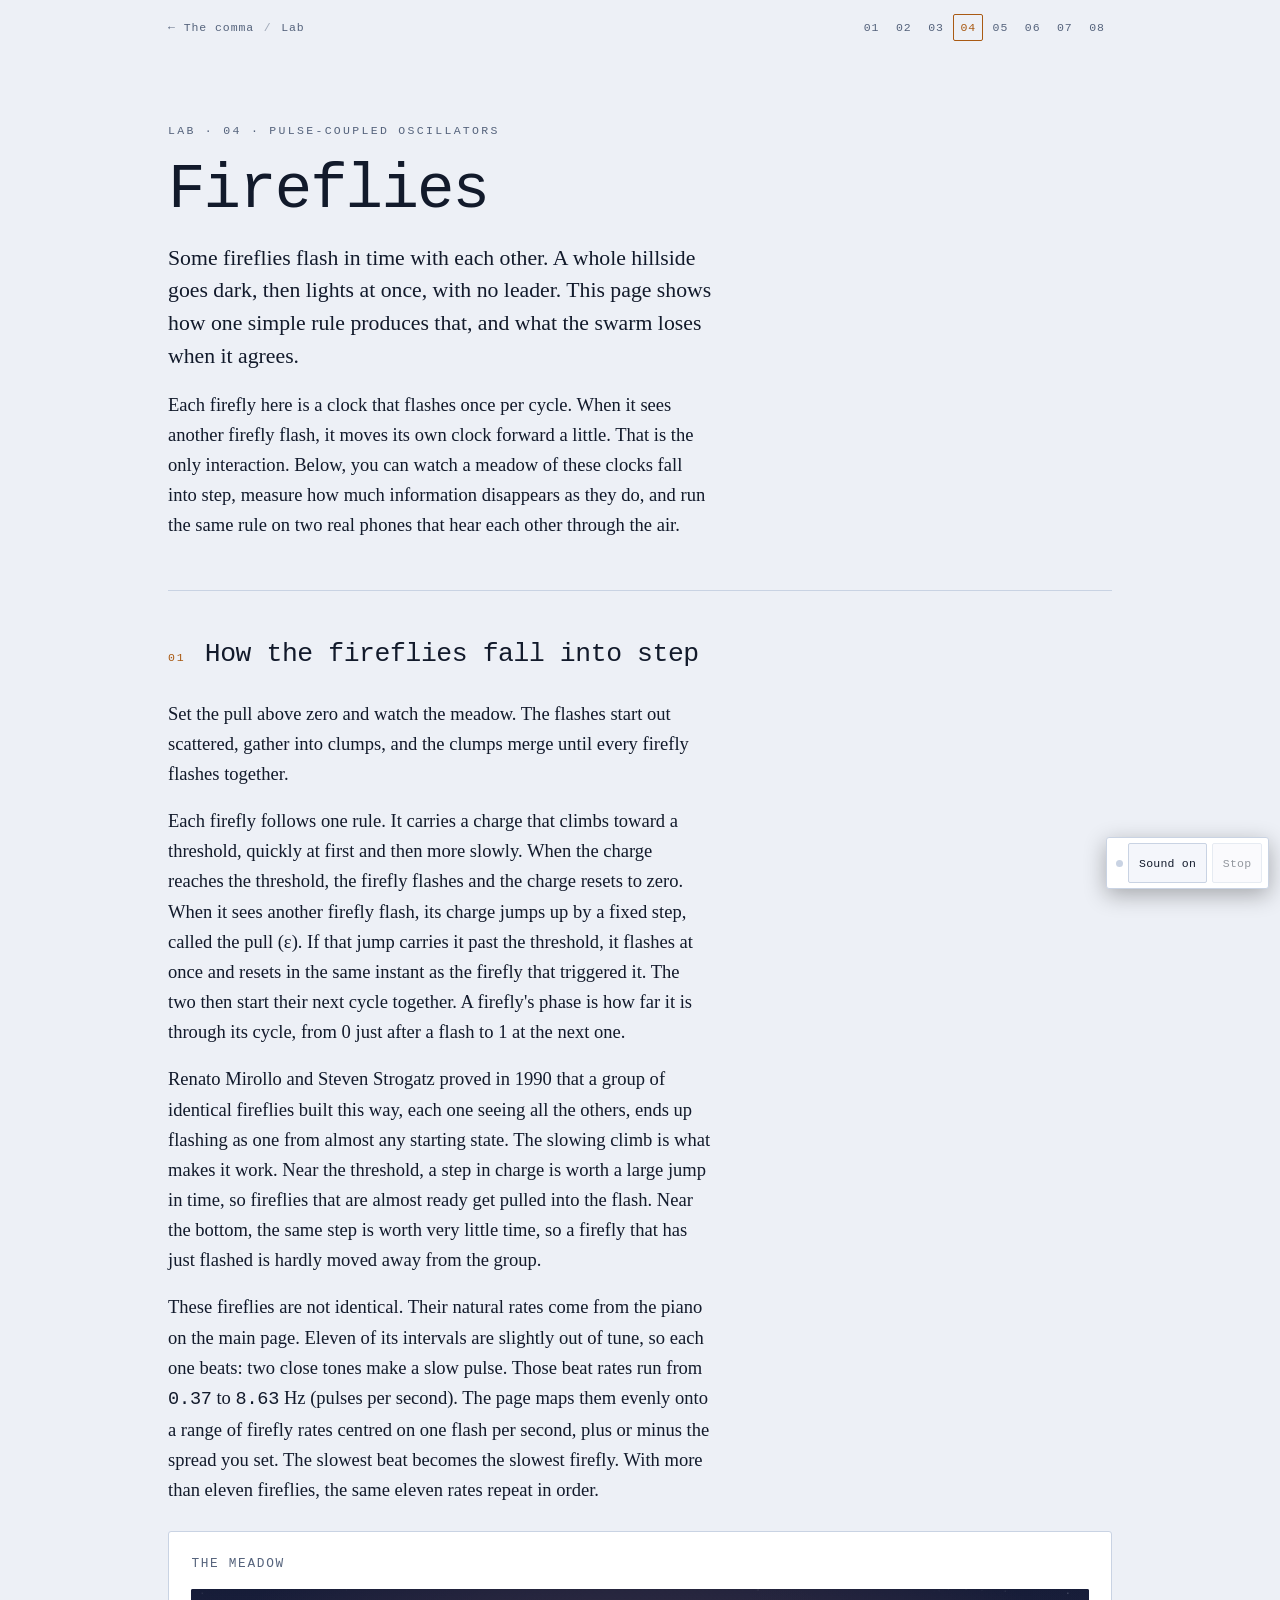
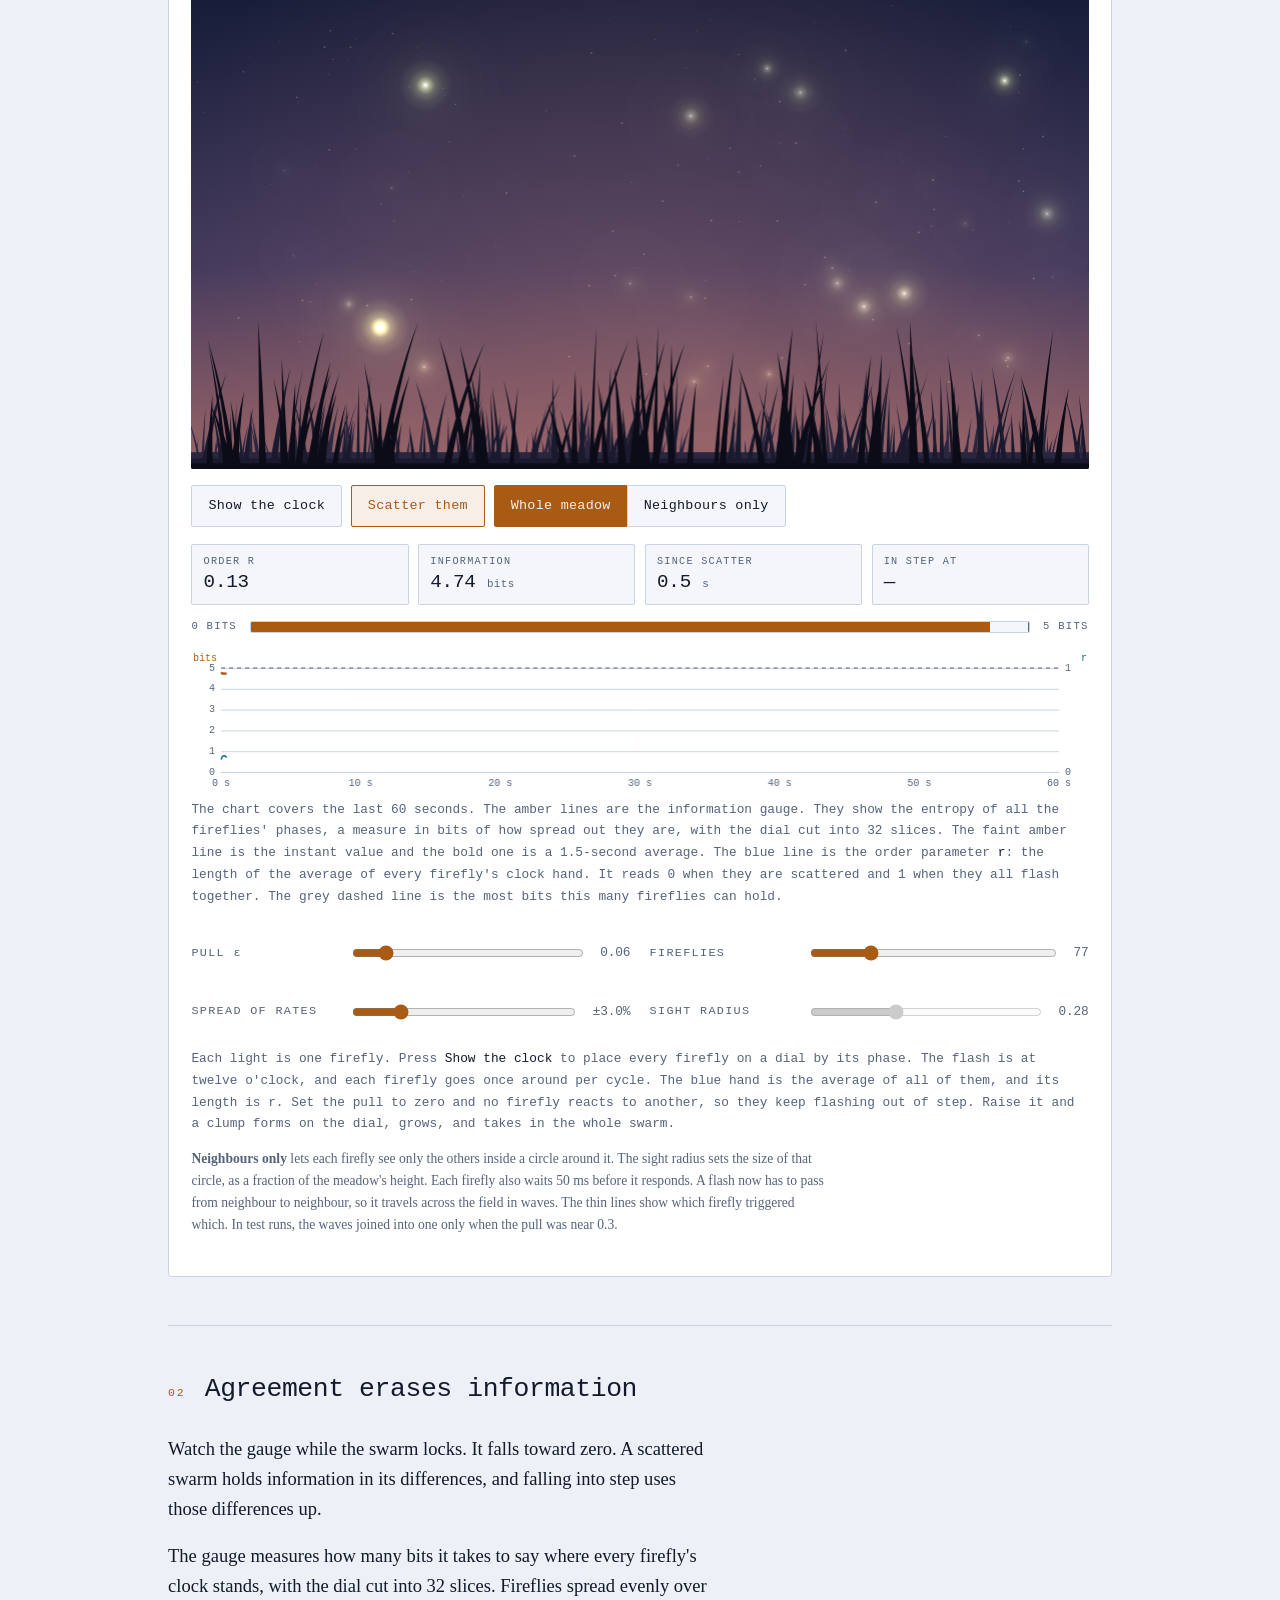
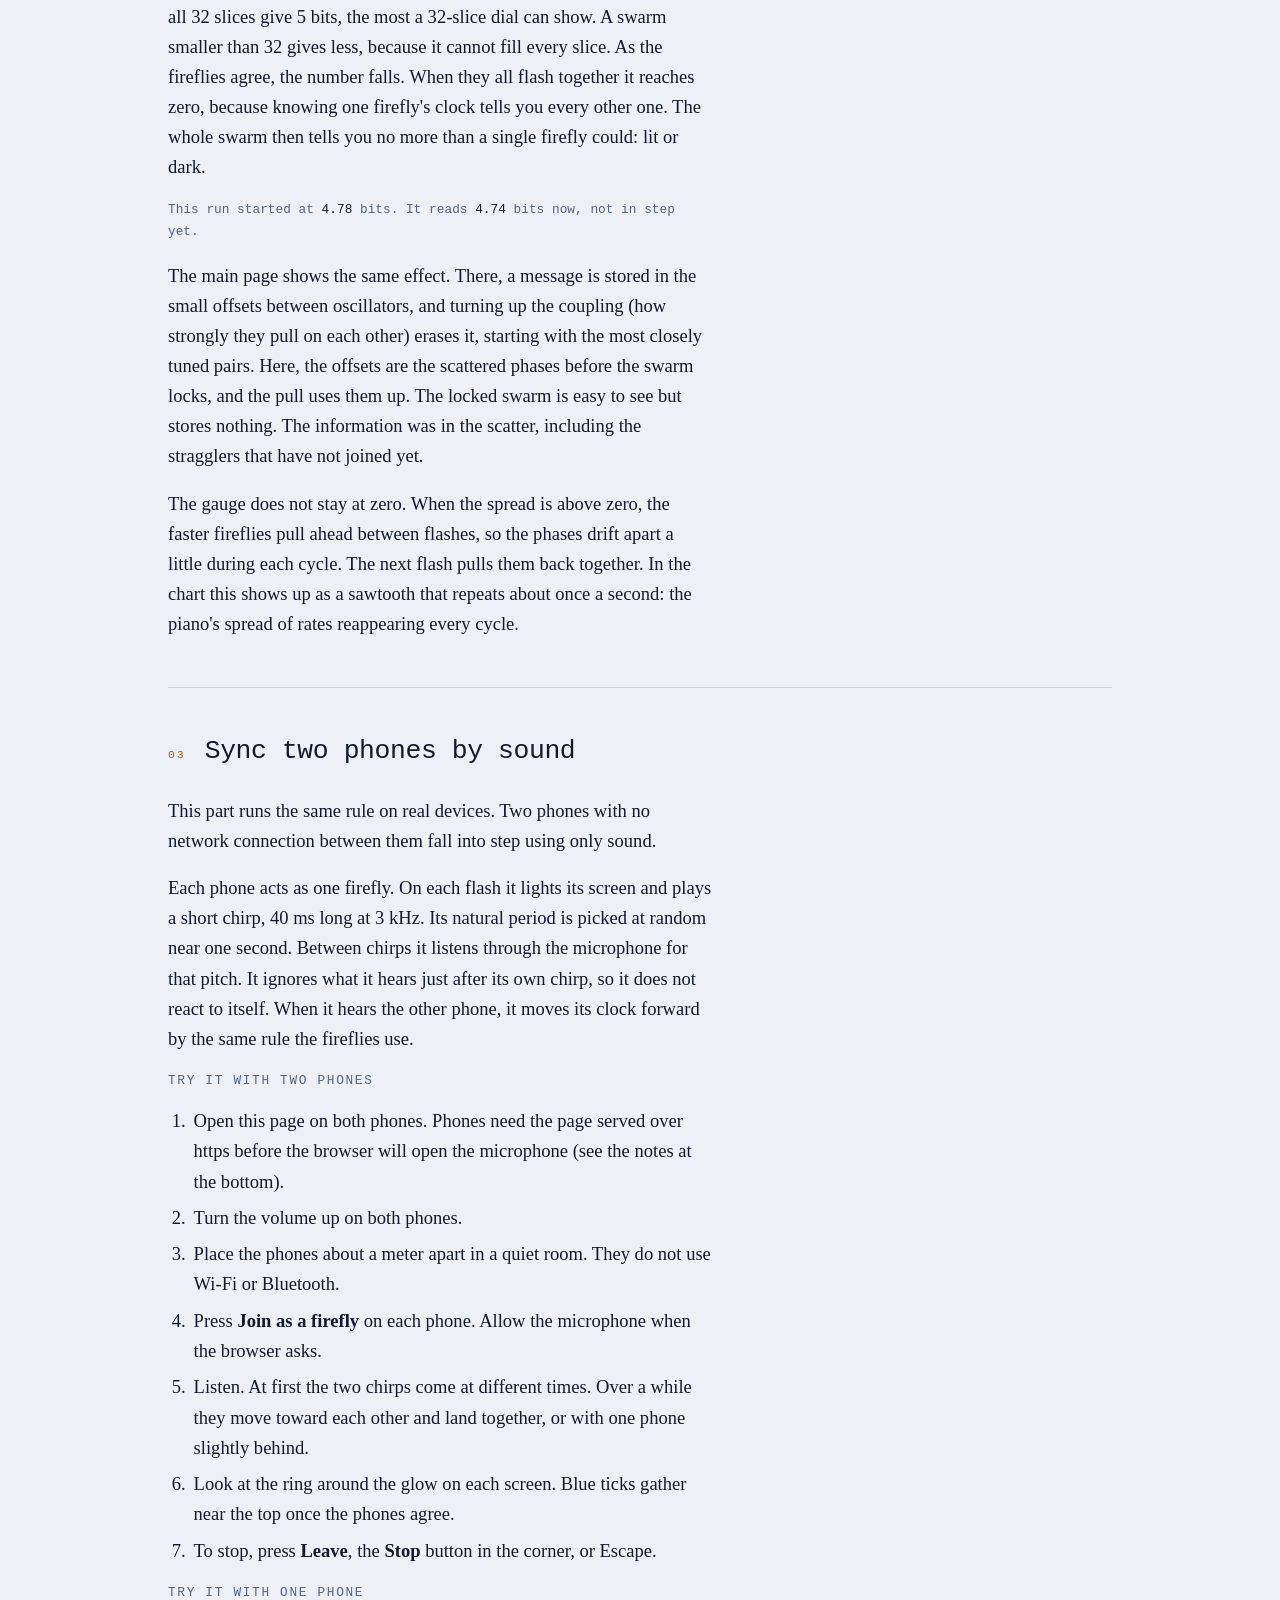
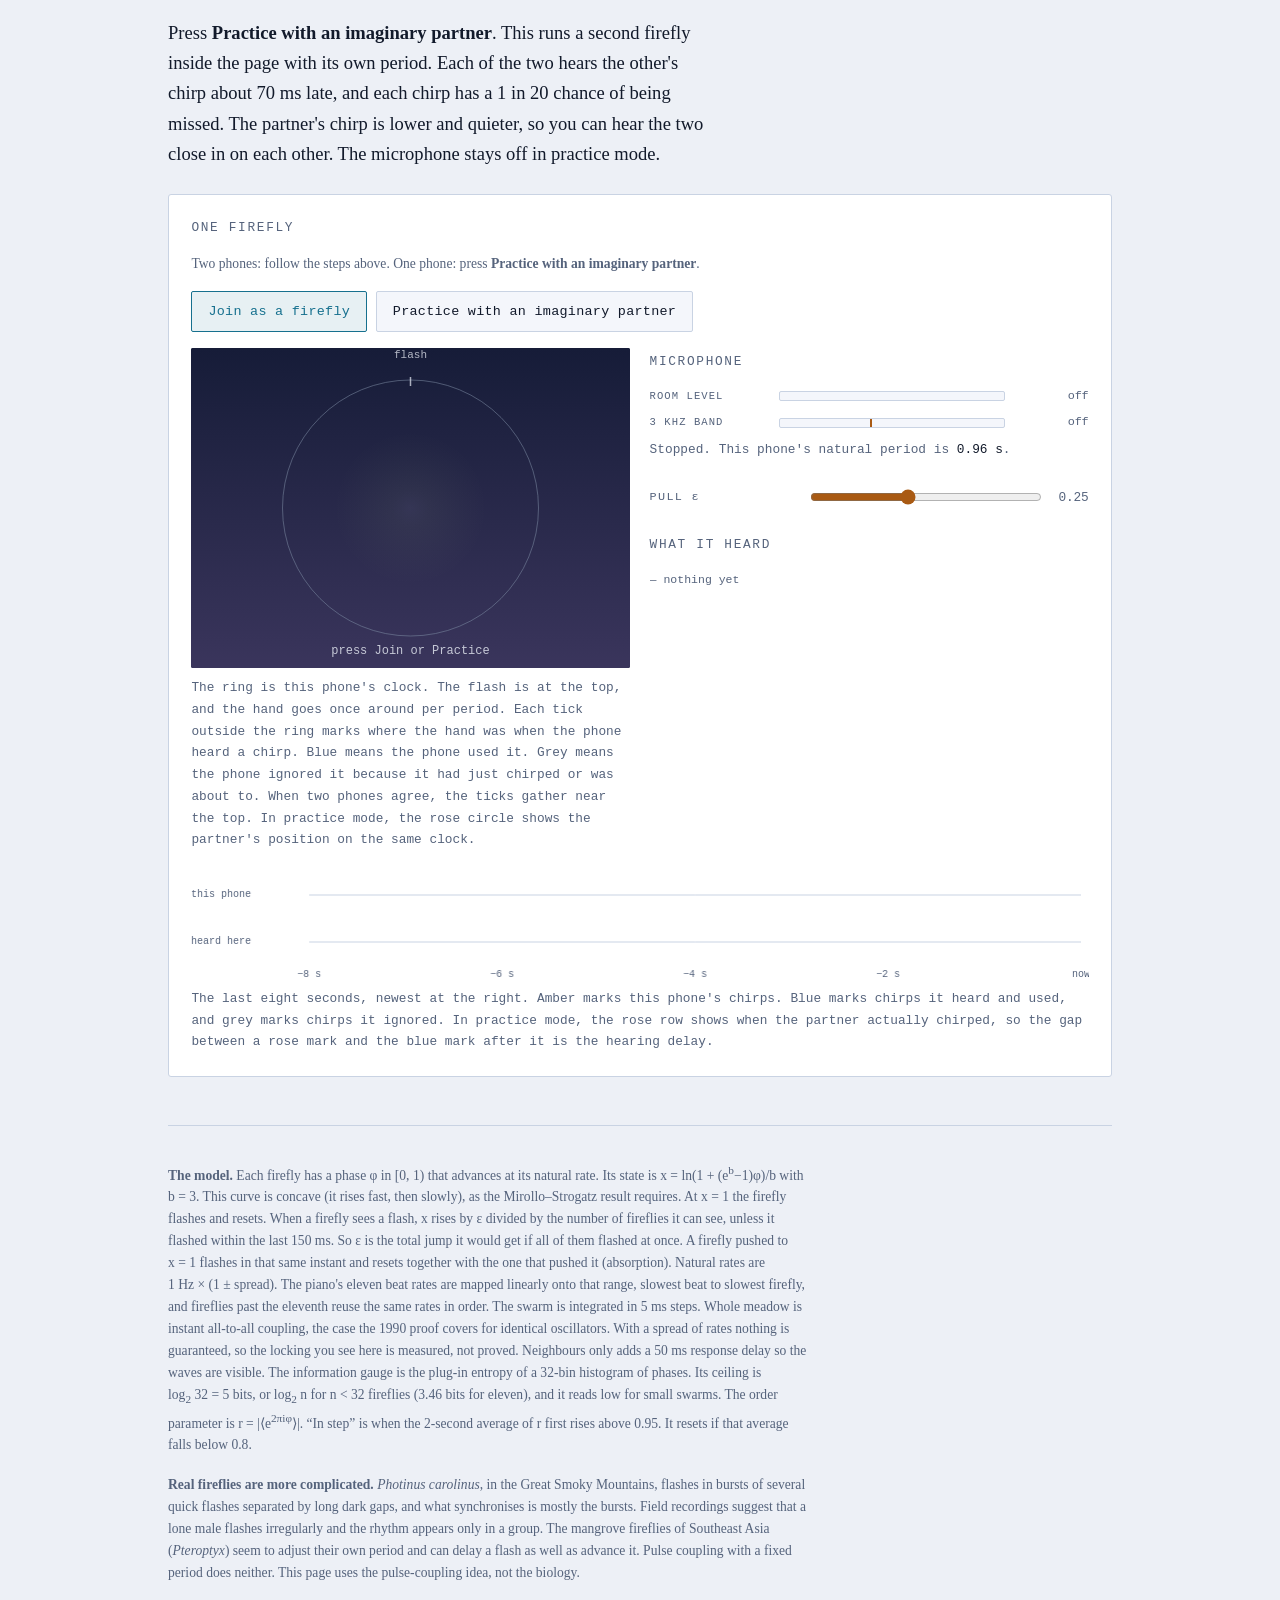
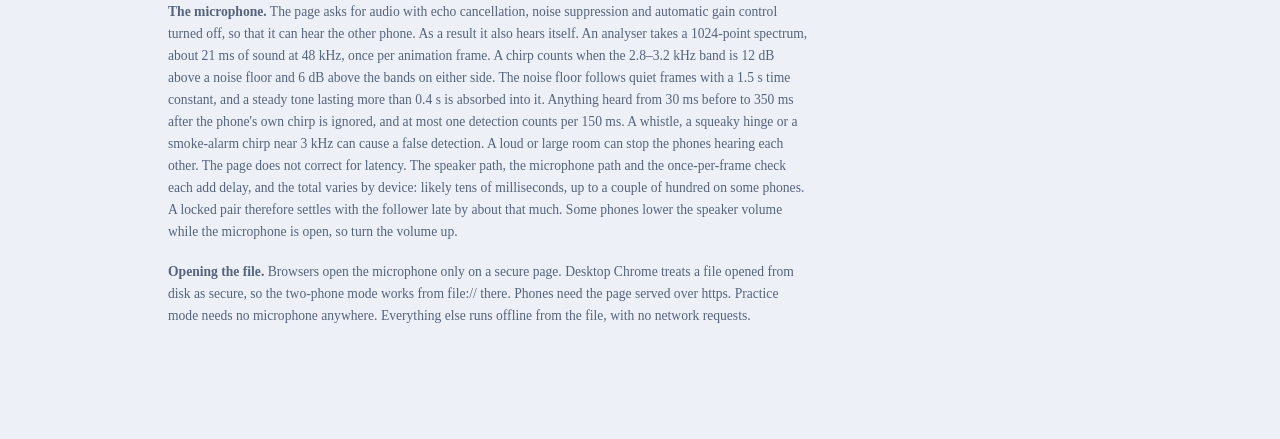
<file: lab/fireflies.html>
<!doctype html><html lang="en"><meta charset="utf-8"><meta name="viewport" content="width=device-width, initial-scale=1"><title>Fireflies</title>
<link rel="stylesheet" href="lab.css">
<style>
  /* Scene colours for the two night canvases. The canvases stay dark in
     both themes (night in dark mode, dusk in light) so a glow can read. */
  :root {
    --sky-top: #02040b; --sky-mid: #081022; --sky-low: #15233d;
    --grass-far: #0a1322; --grass-mid: #060c17; --grass-near: #02050b;
    --fly: #d6f26a; --fly-core: #fbffdc;
    --night-ink: #e9edf5; --night-dim: #7d8aa3; --night-just: #63c4e0; --night-rose: #e07a8a;
    --star-a: 0.85;
  }
  @media (prefers-color-scheme: light) {
    :root:not([data-theme="dark"]) {
      --sky-top: #161c38; --sky-mid: #3a355c; --sky-low: #9a6468;
      --grass-far: #2a2640; --grass-mid: #1a1a2e; --grass-near: #0c0c18;
      --star-a: 0.4;
    }
  }
  :root[data-theme="light"] {
    --sky-top: #161c38; --sky-mid: #3a355c; --sky-low: #9a6468;
    --grass-far: #2a2640; --grass-mid: #1a1a2e; --grass-near: #0c0c18;
    --star-a: 0.4;
  }
  .wrap button { min-height: 2.6rem; }
  .wrap input[type="range"] { min-height: 2.5rem; }
  #meadow, #orb { background: var(--sky-top); }
  .tiles { display: grid; grid-template-columns: repeat(2, 1fr); gap: 0.6rem; margin: 1.1rem 0 0.8rem; }
  @media (min-width: 46rem) { .tiles { grid-template-columns: repeat(4, 1fr); } }
  .tile { background: var(--panel-2); border: 1px solid var(--rule); border-radius: 2px; padding: 0.5rem 0.7rem 0.55rem; min-width: 0; }
  .tile .k { display: block; font-family: var(--mono); font-size: 0.64rem; letter-spacing: 0.12em; text-transform: uppercase; color: var(--dim); }
  .tile .v { display: block; font-family: var(--mono); font-size: 1.2rem; font-variant-numeric: tabular-nums; color: var(--ink); line-height: 1.35; white-space: nowrap; }
  .tile .v small { font-size: 0.68rem; color: var(--dim); letter-spacing: 0.04em; }
  .gauge-row { display: flex; align-items: center; gap: 0.8rem; margin: 0.2rem 0 0.9rem; }
  .gauge-row .k { font-family: var(--mono); font-size: 0.66rem; letter-spacing: 0.12em; text-transform: uppercase; color: var(--dim); white-space: nowrap; }
  .gauge { position: relative; flex: 1; height: 12px; background: var(--panel-2); border: 1px solid var(--rule); border-radius: 2px; overflow: hidden; }
  .gauge > i { position: absolute; left: 0; top: 0; bottom: 0; width: 0; background: var(--temper); }
  .gauge > b { position: absolute; top: 0; bottom: 0; width: 2px; background: var(--dim); }
  .gauge > u { position: absolute; top: 0; bottom: 0; width: 1px; background: var(--rule); opacity: 0.9; }
  .seg { display: inline-flex; gap: 0; flex-wrap: nowrap; }
  .seg button + button { margin-left: -1px; }
  .lbl { font-family: var(--mono); font-size: 0.72rem; letter-spacing: 0.11em; text-transform: uppercase; color: var(--dim); align-self: center; margin-right: 0.2rem; }
  .vu-row { display: grid; grid-template-columns: 7.5rem 1fr 4.6rem; align-items: center; gap: 0.6rem; margin: 0.45rem 0; }
  .vu-row .k { font-family: var(--mono); font-size: 0.66rem; letter-spacing: 0.1em; text-transform: uppercase; color: var(--dim); }
  .vu-row .num { font-size: 0.74rem; color: var(--dim); text-align: right; }
  .vu { position: relative; height: 10px; background: var(--panel-2); border: 1px solid var(--rule); border-radius: 2px; overflow: hidden; }
  .vu > i { position: absolute; left: 0; top: 0; bottom: 0; width: 0; background: var(--just); }
  .vu > b { position: absolute; top: 0; bottom: 0; width: 2px; background: var(--temper); }
  .log { list-style: none; padding: 0; margin: 0.4rem 0 0; font-family: var(--mono); font-size: 0.72rem; line-height: 1.6; color: var(--dim); min-height: 11.5em; overflow: hidden; }
  .log li { white-space: nowrap; overflow: hidden; text-overflow: ellipsis; }
  .log li.acc { color: var(--ink); }
  .log li.acc::before { content: "\25CF  "; color: var(--just); }
  .log li.own::before { content: "\25CF  "; color: var(--temper); }
  .log li.ign::before { content: "\25CB  "; }
  .log li.sys::before { content: "\2014  "; }
  .msg { border-left: 2px solid var(--rose); background: var(--panel-2); padding: 0.6rem 0.85rem; font-size: 0.88rem; margin: 0.8rem 0; max-width: 46rem; }
  .msg[hidden] { display: none; }
  #join-panel .grid-2 > div { min-width: 0; }
  .join-side h3 { margin-top: 0.2rem; }
  .cap { margin-top: 0.55rem; }
  .steps { max-width: var(--measure); margin: 0 0 1.1rem; padding-left: 1.4rem; }
  .steps li { margin: 0 0 0.4rem; padding-left: 0.2rem; }
</style>
<body>
<div class="wrap">

<header class="hero">
  <span class="eyebrow">Lab &middot; 04 &middot; Pulse-coupled oscillators</span>
  <h1>Fireflies</h1>
  <p class="lede">Some fireflies flash in time with each other. A whole hillside goes dark, then lights at once, with no leader. This page shows how one simple rule produces that, and what the swarm loses when it agrees.</p>
  <p>Each firefly here is a clock that flashes once per cycle. When it sees another firefly flash, it moves its own clock forward a little. That is the only interaction. Below, you can watch a meadow of these clocks fall into step, measure how much information disappears as they do, and run the same rule on two real phones that hear each other through the air.</p>
</header>

<section>
  <div class="sec-head"><span class="sec-mark">01</span><div><h2>How the fireflies fall into step</h2></div></div>

  <p>Set the pull above zero and watch the meadow. The flashes start out scattered, gather into clumps, and the clumps merge until every firefly flashes together.</p>

  <p>Each firefly follows one rule. It carries a charge that climbs toward a threshold, quickly at first and then more slowly. When the charge reaches the threshold, the firefly flashes and the charge resets to zero. When it sees another firefly flash, its charge jumps up by a fixed step, called the pull (&epsilon;). If that jump carries it past the threshold, it flashes at once and resets in the same instant as the firefly that triggered it. The two then start their next cycle together. A firefly's phase is how far it is through its cycle, from 0 just after a flash to 1 at the next one.</p>

  <p>Renato Mirollo and Steven Strogatz proved in 1990 that a group of identical fireflies built this way, each one seeing all the others, ends up flashing as one from almost any starting state. The slowing climb is what makes it work. Near the threshold, a step in charge is worth a large jump in time, so fireflies that are almost ready get pulled into the flash. Near the bottom, the same step is worth very little time, so a firefly that has just flashed is hardly moved away from the group.</p>

  <p>These fireflies are not identical. Their natural rates come from the piano on the main page. Eleven of its intervals are slightly out of tune, so each one beats: two close tones make a slow pulse. Those beat rates run from <span class="num" data-beat="lo">0.37</span> to <span class="num" data-beat="hi">8.63</span>&nbsp;Hz (pulses per second). The page maps them evenly onto a range of firefly rates centred on one flash per second, plus or minus the spread you set. The slowest beat becomes the slowest firefly. With more than eleven fireflies, the same eleven rates repeat in order.</p>

  <div class="panel" id="meadow-panel">
    <h3>The meadow</h3>
    <canvas id="meadow" height="440" aria-label="A night meadow. Each glowing point is a firefly. They flash on their own clocks and, when coupled, pull each other into flashing together."></canvas>
    <div class="btn-row">
      <button id="b-clock" aria-pressed="false">Show the clock</button>
      <button id="b-scatter" data-tone="temper">Scatter them</button>
      <span class="seg" role="group" aria-label="Sight line">
        <button id="b-global" aria-pressed="true">Whole meadow</button>
        <button id="b-local" aria-pressed="false">Neighbours only</button>
      </span>
    </div>

    <div class="tiles" aria-live="off">
      <div class="tile"><span class="k">Order r</span><span class="v num" id="t-r">0.00</span></div>
      <div class="tile"><span class="k">Information</span><span class="v num" id="t-h">0.00 <small>bits</small></span></div>
      <div class="tile"><span class="k">Since scatter</span><span class="v num" id="t-time">0.0 <small>s</small></span></div>
      <div class="tile"><span class="k">In step at</span><span class="v num" id="t-lock">&mdash;</span></div>
    </div>
    <div class="gauge-row">
      <span class="k">0 bits</span>
      <div class="gauge" id="gauge" role="meter" aria-label="Entropy of the phase distribution" aria-valuemin="0" aria-valuemax="5" aria-valuenow="0">
        <u style="left:20%"></u><u style="left:40%"></u><u style="left:60%"></u><u style="left:80%"></u>
        <i id="gauge-fill"></i><b id="gauge-max" title="the most bits this many fireflies can hold"></b>
      </div>
      <span class="k">5 bits</span>
    </div>
    <canvas id="strip" height="140" aria-label="Strip chart of the last sixty seconds: entropy of the phase distribution in bits, and the order parameter r."></canvas>
    <div class="readout cap">The chart covers the last 60 seconds. The amber lines are the information gauge. They show the entropy of all the fireflies' phases, a measure in bits of how spread out they are, with the dial cut into 32 slices. The faint amber line is the instant value and the bold one is a 1.5-second average. The blue line is the order parameter <b>r</b>: the length of the average of every firefly's clock hand. It reads 0 when they are scattered and 1 when they all flash together. The grey dashed line is the most bits this many fireflies can hold.</div>

    <div class="grid-2" style="margin-top:0.6rem">
      <div>
        <div class="slider-row">
          <label for="s-eps">Pull <span style="text-transform:none">&epsilon;</span></label>
          <input type="range" id="s-eps" min="0" max="50" value="6">
          <span class="readout num" id="v-eps">0.06</span>
        </div>
        <div class="slider-row">
          <label for="s-spread">Spread of rates</label>
          <input type="range" id="s-spread" min="0" max="150" value="30">
          <span class="readout num" id="v-spread">&plusmn;3.0%</span>
        </div>
      </div>
      <div>
        <div class="slider-row">
          <label for="s-count">Fireflies</label>
          <input type="range" id="s-count" min="1" max="27" value="7">
          <span class="readout num" id="v-count">77</span>
        </div>
        <div class="slider-row">
          <label for="s-radius">Sight radius</label>
          <input type="range" id="s-radius" min="10" max="60" value="28" disabled>
          <span class="readout num" id="v-radius">0.28</span>
        </div>
      </div>
    </div>
    <div class="readout" id="meadow-read">Each light is one firefly. Press <b>Show the clock</b> to place every firefly on a dial by its phase. The flash is at twelve o'clock, and each firefly goes once around per cycle. The blue hand is the average of all of them, and its length is r. Set the pull to zero and no firefly reacts to another, so they keep flashing out of step. Raise it and a clump forms on the dial, grows, and takes in the whole swarm.</div>
    <p class="note" style="margin-top:0.8rem"><b>Neighbours only</b> lets each firefly see only the others inside a circle around it. The sight radius sets the size of that circle, as a fraction of the meadow's height. Each firefly also waits 50&nbsp;ms before it responds. A flash now has to pass from neighbour to neighbour, so it travels across the field in waves. The thin lines show which firefly triggered which. In test runs, the waves joined into one only when the pull was near 0.3.</p>
  </div>
</section>

<section>
  <div class="sec-head"><span class="sec-mark">02</span><div><h2>Agreement erases information</h2></div></div>

  <p>Watch the gauge while the swarm locks. It falls toward zero. A scattered swarm holds information in its differences, and falling into step uses those differences up.</p>

  <p>The gauge measures how many bits it takes to say where every firefly's clock stands, with the dial cut into 32 slices. Fireflies spread evenly over all 32 slices give 5 bits, the most a 32-slice dial can show. A swarm smaller than 32 gives less, because it cannot fill every slice. As the fireflies agree, the number falls. When they all flash together it reaches zero, because knowing one firefly's clock tells you every other one. The whole swarm then tells you no more than a single firefly could: lit or dark.</p>

  <p class="readout" id="p-live">This run started at <b id="p-h0">&mdash;</b> bits. It reads <b id="p-hnow">&mdash;</b> bits now<span id="p-lock"></span>.</p>

  <p>The main page shows the same effect. There, a message is stored in the small offsets between oscillators, and turning up the coupling (how strongly they pull on each other) erases it, starting with the most closely tuned pairs. Here, the offsets are the scattered phases before the swarm locks, and the pull uses them up. The locked swarm is easy to see but stores nothing. The information was in the scatter, including the stragglers that have not joined yet.</p>

  <p>The gauge does not stay at zero. When the spread is above zero, the faster fireflies pull ahead between flashes, so the phases drift apart a little during each cycle. The next flash pulls them back together. In the chart this shows up as a sawtooth that repeats about once a second: the piano's spread of rates reappearing every cycle.</p>
</section>

<section>
  <div class="sec-head"><span class="sec-mark">03</span><div><h2>Sync two phones by sound</h2></div></div>

  <p>This part runs the same rule on real devices. Two phones with no network connection between them fall into step using only sound.</p>

  <p>Each phone acts as one firefly. On each flash it lights its screen and plays a short chirp, 40&nbsp;ms long at 3&nbsp;kHz. Its natural period is picked at random near one second. Between chirps it listens through the microphone for that pitch. It ignores what it hears just after its own chirp, so it does not react to itself. When it hears the other phone, it moves its clock forward by the same rule the fireflies use.</p>

  <h3>Try it with two phones</h3>
  <ol class="steps">
    <li>Open this page on both phones. Phones need the page served over https before the browser will open the microphone (see the notes at the bottom).</li>
    <li>Turn the volume up on both phones.</li>
    <li>Place the phones about a meter apart in a quiet room. They do not use Wi-Fi or Bluetooth.</li>
    <li>Press <b>Join as a firefly</b> on each phone. Allow the microphone when the browser asks.</li>
    <li>Listen. At first the two chirps come at different times. Over a while they move toward each other and land together, or with one phone slightly behind.</li>
    <li>Look at the ring around the glow on each screen. Blue ticks gather near the top once the phones agree.</li>
    <li>To stop, press <b>Leave</b>, the <b>Stop</b> button in the corner, or Escape.</li>
  </ol>

  <h3>Try it with one phone</h3>
  <p>Press <b>Practice with an imaginary partner</b>. This runs a second firefly inside the page with its own period. Each of the two hears the other's chirp about 70&nbsp;ms late, and each chirp has a 1 in 20 chance of being missed. The partner's chirp is lower and quieter, so you can hear the two close in on each other. The microphone stays off in practice mode.</p>

  <div class="panel" id="join-panel">
    <h3>One firefly</h3>
    <p class="note" style="margin:0">Two phones: follow the steps above. One phone: press <b>Practice with an imaginary partner</b>.</p>
    <div class="btn-row">
      <button id="j-join" data-tone="just" data-needs-sound aria-pressed="false">Join as a firefly</button>
      <button id="j-practice" data-needs-sound aria-pressed="false">Practice with an imaginary partner</button>
    </div>
    <div class="msg" id="j-msg" role="alert" hidden></div>
    <div class="grid-2">
      <div>
        <canvas id="orb" height="320" aria-label="This device as one firefly: a glowing orb that lights on each flash, inside a ring that shows its clock, with ticks where it heard a chirp."></canvas>
        <div class="readout cap">The ring is this phone's clock. The flash is at the top, and the hand goes once around per period. Each tick outside the ring marks where the hand was when the phone heard a chirp. Blue means the phone used it. Grey means the phone ignored it because it had just chirped or was about to. When two phones agree, the ticks gather near the top. In practice mode, the rose circle shows the partner's position on the same clock.</div>
      </div>
      <div class="join-side">
        <h3>Microphone</h3>
        <div class="vu-row"><span class="k">Room level</span><div class="vu" role="meter" aria-label="Microphone level" aria-valuemin="-70" aria-valuemax="0" id="vu-level-m"><i id="vu-level"></i></div><span class="num" id="vu-level-v">off</span></div>
        <div class="vu-row"><span class="k">3 kHz band</span><div class="vu" role="meter" aria-label="Chirp band above the noise floor" aria-valuemin="0" aria-valuemax="30" id="vu-band-m"><i id="vu-band"></i><b style="left:40%" title="detection threshold, 12 dB"></b></div><span class="num" id="vu-band-v">off</span></div>
        <div class="readout" id="j-status" aria-live="polite">Stopped. This phone's natural period is <b id="j-period">1.00 s</b>.</div>
        <div class="slider-row">
          <label for="j-eps">Pull <span style="text-transform:none">&epsilon;</span></label>
          <input type="range" id="j-eps" min="0" max="60" value="25">
          <span class="readout num" id="j-eps-v">0.25</span>
        </div>
        <h3 style="margin-top:1rem">What it heard</h3>
        <ol class="log" id="j-log" aria-label="Detection log, newest first"><li class="sys">nothing yet</li></ol>
      </div>
    </div>
    <canvas id="lanes" height="112" style="margin-top:1rem" aria-label="Timeline of the last eight seconds: when this phone chirped and when it heard a chirp."></canvas>
    <div class="readout cap">The last eight seconds, newest at the right. Amber marks this phone's chirps. Blue marks chirps it heard and used, and grey marks chirps it ignored. In practice mode, the rose row shows when the partner actually chirped, so the gap between a rose mark and the blue mark after it is the hearing delay.</div>
  </div>
</section>

<div class="foot">
  <p class="note"><strong>The model.</strong> Each firefly has a phase &phi; in [0,&nbsp;1) that advances at its natural rate. Its state is x&nbsp;=&nbsp;ln(1&nbsp;+&nbsp;(e<sup>b</sup>&minus;1)&phi;)/b with b&nbsp;=&nbsp;3. This curve is concave (it rises fast, then slowly), as the Mirollo&ndash;Strogatz result requires. At x&nbsp;=&nbsp;1 the firefly flashes and resets. When a firefly sees a flash, x rises by &epsilon; divided by the number of fireflies it can see, unless it flashed within the last 150&nbsp;ms. So &epsilon; is the total jump it would get if all of them flashed at once. A firefly pushed to x&nbsp;=&nbsp;1 flashes in that same instant and resets together with the one that pushed it (absorption). Natural rates are 1&nbsp;Hz&nbsp;&times;&nbsp;(1&nbsp;&plusmn;&nbsp;spread). The piano's eleven beat rates are mapped linearly onto that range, slowest beat to slowest firefly, and fireflies past the eleventh reuse the same rates in order. The swarm is integrated in 5&nbsp;ms steps. Whole meadow is instant all-to-all coupling, the case the 1990 proof covers for identical oscillators. With a spread of rates nothing is guaranteed, so the locking you see here is measured, not proved. Neighbours only adds a 50&nbsp;ms response delay so the waves are visible. The information gauge is the plug-in entropy of a 32-bin histogram of phases. Its ceiling is log<sub>2</sub>&nbsp;32&nbsp;=&nbsp;5 bits, or log<sub>2</sub>&nbsp;n for n&nbsp;&lt;&nbsp;32 fireflies (3.46 bits for eleven), and it reads low for small swarms. The order parameter is r&nbsp;=&nbsp;|&lang;e<sup>2&pi;i&phi;</sup>&rang;|. &ldquo;In step&rdquo; is when the 2-second average of r first rises above 0.95. It resets if that average falls below 0.8.</p>
  <p class="note"><strong>Real fireflies are more complicated.</strong> <em>Photinus carolinus</em>, in the Great Smoky Mountains, flashes in bursts of several quick flashes separated by long dark gaps, and what synchronises is mostly the bursts. Field recordings suggest that a lone male flashes irregularly and the rhythm appears only in a group. The mangrove fireflies of Southeast Asia (<em>Pteroptyx</em>) seem to adjust their own period and can delay a flash as well as advance it. Pulse coupling with a fixed period does neither. This page uses the pulse-coupling idea, not the biology.</p>
  <p class="note"><strong>The microphone.</strong> The page asks for audio with echo cancellation, noise suppression and automatic gain control turned off, so that it can hear the other phone. As a result it also hears itself. An analyser takes a 1024-point spectrum, about 21&nbsp;ms of sound at 48&nbsp;kHz, once per animation frame. A chirp counts when the 2.8&ndash;3.2&nbsp;kHz band is 12&nbsp;dB above a noise floor and 6&nbsp;dB above the bands on either side. The noise floor follows quiet frames with a 1.5&nbsp;s time constant, and a steady tone lasting more than 0.4&nbsp;s is absorbed into it. Anything heard from 30&nbsp;ms before to 350&nbsp;ms after the phone's own chirp is ignored, and at most one detection counts per 150&nbsp;ms. A whistle, a squeaky hinge or a smoke-alarm chirp near 3&nbsp;kHz can cause a false detection. A loud or large room can stop the phones hearing each other. The page does not correct for latency. The speaker path, the microphone path and the once-per-frame check each add delay, and the total varies by device: likely tens of milliseconds, up to a couple of hundred on some phones. A locked pair therefore settles with the follower late by about that much. Some phones lower the speaker volume while the microphone is open, so turn the volume up.</p>
  <p class="note"><strong>Opening the file.</strong> Browsers open the microphone only on a secure page. Desktop Chrome treats a file opened from disk as secure, so the two-phone mode works from file:// there. Phones need the page served over https. Practice mode needs no microphone anywhere. Everything else runs offline from the file, with no network requests.</p>
</div>

</div>

<script src="kit.js"></script>
<script>
(function () {
  "use strict";
  Kit.nav("fireflies.html");
  Kit.soundBar();

  var $ = function (id) { return document.getElementById(id); };
  var TAU = Math.PI * 2;
  var reduced = Kit.reduced;
  var rnd = Math.random;

  // ── the piano's fan, from the shared interval table ──
  var IV = Kit.intervals(Kit.edo(12));
  var BEAT = IV.map(function (v) { return v.beat; });
  var BMIN = Math.min.apply(null, BEAT), BMAX = Math.max.apply(null, BEAT);
  var FAN = BEAT.map(function (b) { return 2 * (b - BMIN) / (BMAX - BMIN) - 1; }); // -1..1
  document.querySelectorAll('[data-beat="lo"]').forEach(function (el) { el.textContent = BMIN.toFixed(2); });
  document.querySelectorAll('[data-beat="hi"]').forEach(function (el) { el.textContent = BMAX.toFixed(2); });

  // ── Mirollo–Strogatz state curve: concave up-climb and its inverse ──
  var SHAPE = 3, EB = Math.exp(SHAPE) - 1;
  function fUp(p) { return Math.log(1 + EB * p) / SHAPE; }
  function gDown(x) { return (Math.exp(SHAPE * x) - 1) / EB; }

  // ══════════════════════════════════════════════════════════
  //  THE SWARM
  // ══════════════════════════════════════════════════════════
  var MAXN = 297, BINS = 32, H = 0.005, REFRACT = 0.15, HOP = 0.05, GLOW_TAU = 0.09;
  var S = { n: 77, eps: 0.06, spread: 0.03, local: false, radius: 0.28, clock: false,
            t: 0, h0: null, lockedAt: -1, r: 0, Hb: 0, aspect: 1.8, nbAge: 9 };
  var ph = new Float64Array(MAXN), rate = new Float64Array(MAXN);
  var px = new Float64Array(MAXN), py = new Float64Array(MAXN);
  var vx = new Float64Array(MAXN), vy = new Float64Array(MAXN);
  var depth = new Uint8Array(MAXN), last = new Float64Array(MAXN);
  var nb = []; for (var i0 = 0; i0 < MAXN; i0++) nb.push([]);
  var hist = new Float64Array(BINS);
  var events = [], evHead = 0, cascade = [], links = [];
  var HIST = []; // {t, H, r}
  var histAcc = 0;

  function initFly(i) {
    ph[i] = rnd(); last[i] = -99;
    px[i] = 0.03 + 0.94 * rnd(); py[i] = 0.08 + 0.74 * rnd();
    vx[i] = 0; vy[i] = 0; depth[i] = rnd() < 0.4 ? 0 : 1;
  }
  for (var i1 = 0; i1 < MAXN; i1++) initFly(i1);
  function setRates() { for (var i = 0; i < MAXN; i++) rate[i] = 1 + S.spread * FAN[i % 11]; }
  setRates();

  function resetClock() {
    S.t = 0; S.lockedAt = -1; HIST = []; histAcc = 0;
    events = []; evHead = 0; links = []; cascade = [];
    for (var i = 0; i < MAXN; i++) last[i] = -99;
    measure(); S.h0 = S.Hb; pushHist();
  }
  function scatter() { for (var i = 0; i < MAXN; i++) ph[i] = rnd(); resetClock(); }

  function rebuildNeighbours() {
    var n = S.n, A = S.aspect, R2 = S.radius * S.radius;
    for (var i = 0; i < n; i++) nb[i].length = 0;
    for (var a = 0; a < n; a++) {
      for (var b = a + 1; b < n; b++) {
        var dx = (px[a] - px[b]) * A, dy = py[a] - py[b];
        if (dx * dx + dy * dy < R2) { nb[a].push(b); nb[b].push(a); }
      }
    }
    S.nbAge = 0;
  }

  function flash(i, src) {
    ph[i] = 0; last[i] = S.t;
    if (S.local) {
      events.push({ t: S.t + HOP, s: i });
      if (src >= 0) { links.push({ a: src, b: i, t: S.t }); if (links.length > 700) links.splice(0, links.length - 700); }
    } else cascade.push(i);
  }
  function deliver(s) {
    var n = S.n, list = S.local ? nb[s] : null, m = S.local ? list.length : n;
    for (var q = 0; q < m; q++) {
      var j = S.local ? list[q] : q;
      if (j === s || j >= n) continue;
      if (S.t - last[j] < REFRACT) continue;
      var k = S.eps / Math.max(1, S.local ? nb[j].length : n - 1);
      if (k <= 0) continue;
      var x = fUp(ph[j]) + k;
      if (x >= 1) flash(j, s); else ph[j] = gDown(x);
    }
  }
  function step(h) {
    S.t += h;
    var n = S.n;
    for (var i = 0; i < n; i++) { ph[i] += h * rate[i]; if (ph[i] >= 1) flash(i, -1); }
    if (S.local) {
      while (evHead < events.length && events[evHead].t <= S.t + 1e-9) deliver(events[evHead++].s);
      if (evHead > 512) { events = events.slice(evHead); evHead = 0; }
    } else {
      while (cascade.length) deliver(cascade.pop());
    }
    if (S.local) { S.nbAge += h; if (S.nbAge > 0.25) rebuildNeighbours(); }
    histAcc += h;
    if (histAcc >= 0.1) { histAcc -= 0.1; measure(); pushHist(); }
  }
  function measure() {
    var n = S.n, c = 0, s = 0;
    for (var b = 0; b < BINS; b++) hist[b] = 0;
    for (var i = 0; i < n; i++) {
      var a = TAU * ph[i]; c += Math.cos(a); s += Math.sin(a);
      var k = Math.floor(ph[i] * BINS); if (k >= BINS) k = BINS - 1; if (k < 0) k = 0;
      hist[k]++;
    }
    var Hb = 0;
    for (var b2 = 0; b2 < BINS; b2++) if (hist[b2] > 0) { var p = hist[b2] / n; Hb -= p * Math.log2(p); }
    S.r = Math.sqrt(c * c + s * s) / n; S.Hb = Hb;
    S.meanAng = Math.atan2(s, c);
  }
  function pushHist() {
    HIST.push({ t: S.t, H: S.Hb, r: S.r });
    if (HIST.length > 1200) HIST.splice(0, HIST.length - 1200);
    // "in step": the 2-second mean of r crosses 0.95; lost again below 0.8
    var k = Math.min(20, HIST.length), m = 0;
    for (var i = HIST.length - k; i < HIST.length; i++) m += HIST[i].r;
    m /= k;
    if (k >= 20 && S.lockedAt < 0 && m >= 0.95) S.lockedAt = S.t;
    else if (S.lockedAt >= 0 && m < 0.8) S.lockedAt = -1;
  }
  function smoothedH(atIdx, win) {
    var s = 0, c = 0;
    for (var i = Math.max(0, atIdx - win + 1); i <= atIdx; i++) { s += HIST[i].H; c++; }
    return s / Math.max(1, c);
  }

  function wander(dt) {
    if (reduced || dt <= 0) return;
    var n = S.n, sq = Math.sqrt(dt);
    for (var i = 0; i < n; i++) {
      vx[i] += -vx[i] * 0.6 * dt + 0.014 * sq * (rnd() + rnd() + rnd() - 1.5) * 2;
      vy[i] += -vy[i] * 0.6 * dt + 0.012 * sq * (rnd() + rnd() + rnd() - 1.5) * 2;
      px[i] += vx[i] * dt; py[i] += vy[i] * dt;
      if (px[i] < 0.02) { px[i] = 0.02; vx[i] = Math.abs(vx[i]); }
      if (px[i] > 0.98) { px[i] = 0.98; vx[i] = -Math.abs(vx[i]); }
      if (py[i] < 0.06) { py[i] = 0.06; vy[i] = Math.abs(vy[i]); }
      if (py[i] > 0.86) { py[i] = 0.86; vy[i] = -Math.abs(vy[i]); }
    }
  }

  var simAcc = 0;
  function simulate(dt) {
    simAcc += dt;
    var guard = 0;
    while (simAcc >= H && guard++ < 40) { step(H); simAcc -= H; }
    if (guard >= 40) simAcc = 0;
  }

  // ── controls ──
  var sEps = $("s-eps"), sSpread = $("s-spread"), sCount = $("s-count"), sRad = $("s-radius");
  function readControls() {
    S.eps = parseInt(sEps.value, 10) / 100;
    $("v-eps").textContent = S.eps.toFixed(2);
    S.spread = parseInt(sSpread.value, 10) / 1000;
    $("v-spread").textContent = "±" + (S.spread * 100).toFixed(1) + "%";
    setRates();
    S.radius = parseInt(sRad.value, 10) / 100;
    $("v-radius").textContent = S.radius.toFixed(2);
    if (S.local) rebuildNeighbours();
  }
  sEps.addEventListener("input", readControls);
  sSpread.addEventListener("input", readControls);
  sRad.addEventListener("input", readControls);
  sCount.addEventListener("input", function () {
    var n = parseInt(sCount.value, 10) * 11;
    var old = S.n;
    if (n > old) for (var i = old; i < n; i++) { ph[i] = rnd(); last[i] = -99; }
    S.n = n; $("v-count").textContent = String(n);
    events = []; evHead = 0; links = []; cascade = [];
    if (S.local) rebuildNeighbours();
    resetClock();
  });
  $("b-scatter").addEventListener("click", scatter);
  $("b-clock").addEventListener("click", function () {
    S.clock = !S.clock; this.setAttribute("aria-pressed", S.clock ? "true" : "false");
    kick();
  });
  function setLocal(v) {
    S.local = v;
    $("b-global").setAttribute("aria-pressed", v ? "false" : "true");
    $("b-local").setAttribute("aria-pressed", v ? "true" : "false");
    sRad.disabled = !v;
    events = []; evHead = 0; links = []; cascade = [];
    if (v) rebuildNeighbours();
  }
  $("b-global").addEventListener("click", function () { setLocal(false); });
  $("b-local").addEventListener("click", function () { setLocal(true); });

  // ══════════════════════════════════════════════════════════
  //  DRAWING THE MEADOW
  // ══════════════════════════════════════════════════════════
  var meadowCv = $("meadow"), stripCv = $("strip");
  var M = null, skyCache = null, sprite = null, ambT = 0;
  var grassRng = Kit.mulberry32(20260605);
  function makeLayer(count, hLo, hHi, wLo, wHi) {
    var a = [];
    for (var i = 0; i < count; i++) a.push({ x: grassRng(), h: hLo + (hHi - hLo) * Math.pow(grassRng(), 1.4), w: wLo + (wHi - wLo) * grassRng(),
                                             lean: (grassRng() - 0.5) * 0.5, p: grassRng() * TAU });
    return a;
  }
  var GRASS = [
    { blades: makeLayer(260, 0.06, 0.15, 1.2, 2.6), per: 150, ground: 0.035, tok: "--grass-far", amp: 0.05 },
    { blades: makeLayer(200, 0.09, 0.22, 1.6, 3.4), per: 110, ground: 0.022, tok: "--grass-mid", amp: 0.07 },
    { blades: makeLayer(150, 0.11, 0.31, 2.2, 4.6), per: 75,  ground: 0.012, tok: "--grass-near", amp: 0.09 }
  ];
  var starRng = Kit.mulberry32(7);
  var STARS = []; for (var si = 0; si < 90; si++) STARS.push({ x: starRng(), y: Math.pow(starRng(), 1.6) * 0.62, s: 0.5 + starRng() * 1.1, f: 0.5 + starRng() * 2, p: starRng() * TAU, a: 0.25 + starRng() * 0.75 });

  function sizeMeadow() {
    var w = meadowCv.clientWidth || 600;
    var h = Math.round(Math.max(330, Math.min(480, w * 0.58)));
    meadowCv.dataset.cssHeight = String(h);
    M = Kit.fit(meadowCv);
    M.cw = meadowCv.clientWidth; M.dprSeen = window.devicePixelRatio || 1;
    S.aspect = M.w / M.h;
    buildSky(); buildSprite();
    if (S.local) rebuildNeighbours();
  }
  function buildSky() {
    var c = document.createElement("canvas");
    c.width = Math.max(1, Math.round(M.w * M.dpr)); c.height = Math.max(1, Math.round(M.h * M.dpr));
    var g = c.getContext("2d");
    var gr = g.createLinearGradient(0, 0, 0, c.height);
    gr.addColorStop(0, Kit.css("--sky-top")); gr.addColorStop(0.58, Kit.css("--sky-mid")); gr.addColorStop(1, Kit.css("--sky-low"));
    g.fillStyle = gr; g.fillRect(0, 0, c.width, c.height);
    // a low haze over the horizon
    var hz = g.createRadialGradient(c.width * 0.5, c.height * 1.05, 0, c.width * 0.5, c.height * 1.05, c.width * 0.7);
    hz.addColorStop(0, Kit.alpha(Kit.css("--sky-low"), 0.55)); hz.addColorStop(1, Kit.alpha(Kit.css("--sky-low"), 0));
    g.fillStyle = hz; g.fillRect(0, 0, c.width, c.height);
    skyCache = c;
  }
  function buildSprite() {
    var c = document.createElement("canvas"); c.width = c.height = 128;
    var g = c.getContext("2d"), fly = Kit.css("--fly"), core = Kit.css("--fly-core");
    var gr = g.createRadialGradient(64, 64, 0, 64, 64, 64);
    gr.addColorStop(0, Kit.alpha(core, 1)); gr.addColorStop(0.07, Kit.alpha(core, 0.95));
    gr.addColorStop(0.16, Kit.alpha(fly, 0.7)); gr.addColorStop(0.34, Kit.alpha(fly, 0.26));
    gr.addColorStop(0.62, Kit.alpha(fly, 0.07)); gr.addColorStop(1, Kit.alpha(fly, 0));
    g.fillStyle = gr; g.fillRect(0, 0, 128, 128);
    sprite = c;
  }
  function glowOf(i) {
    var e = S.t - last[i];
    return (e >= 0 && e < 1.2) ? Math.exp(-e / GLOW_TAU) : 0;
  }
  function drawGrass(g, w, h, L) {
    var k = Math.min(L.blades.length, Math.max(30, Math.round(L.per * w / 900)));
    g.fillStyle = Kit.css(L.tok);
    g.fillRect(0, h - L.ground * h, w, L.ground * h + 1);
    g.beginPath();
    for (var i = 0; i < k; i++) {
      var b = L.blades[i], bx = b.x * w, bh = b.h * h, bw = b.w;
      var sway = (Math.sin(ambT * 0.7 + b.x * 9 + b.p) * L.amp + Math.sin(ambT * 0.23 + b.x * 2.3) * 0.05) * bh;
      var tx = bx + b.lean * bh + sway, ty = h - bh;
      var cx = bx + b.lean * bh * 0.35 + sway * 0.35, cy = h - bh * 0.55;
      g.moveTo(bx - bw, h + 1);
      g.quadraticCurveTo(cx - bw * 0.5, cy, tx, ty);
      g.quadraticCurveTo(cx + bw * 0.5, cy, bx + bw, h + 1);
      g.closePath();
    }
    g.fill();
  }
  function drawFlies(g, w, h, layer, glows) {
    var n = S.n, fly = Kit.css("--fly");
    var base = Math.max(10, Math.min(30, w / 34));
    g.globalCompositeOperation = "lighter";
    g.fillStyle = Kit.alpha(fly, 0.22);
    for (var i = 0; i < n; i++) {
      if (depth[i] !== layer) continue;
      var x = px[i] * w, y = py[i] * h, gl = glows[i];
      var sc = layer ? 1 : 0.62;
      g.globalAlpha = 1;
      g.fillRect(x - 0.8 * sc, y - 0.8 * sc, 1.6 * sc, 1.6 * sc);
      if (gl > 0.012) {
        var r = base * sc * (0.75 + 0.45 * gl);
        g.globalAlpha = Math.min(1, gl * (layer ? 1 : 0.8));
        g.drawImage(sprite, x - r, y - r, 2 * r, 2 * r);
        var R = r * 2.8;
        g.globalAlpha = gl * 0.18;
        g.drawImage(sprite, x - R, y - R, 2 * R, 2 * R);
      }
    }
    g.globalAlpha = 1;
    g.globalCompositeOperation = "source-over";
  }
  var glowBuf = new Float64Array(MAXN);
  function drawMeadow() {
    if (!M || M.cw !== meadowCv.clientWidth || M.dprSeen !== (window.devicePixelRatio || 1)) sizeMeadow();
    var g = M.g, w = M.w, h = M.h, n = S.n;
    g.globalCompositeOperation = "source-over"; g.globalAlpha = 1;
    g.drawImage(skyCache, 0, 0, w, h);
    // stars
    var sa = parseFloat(Kit.css("--star-a")) || 0.6, ink = Kit.css("--night-ink");
    for (var s = 0; s < STARS.length; s++) {
      var st = STARS[s], tw = reduced ? 1 : 0.65 + 0.35 * Math.sin(ambT * st.f + st.p);
      g.fillStyle = Kit.alpha(ink, (sa * st.a * tw).toFixed(3));
      g.fillRect(st.x * w, st.y * h, st.s, st.s);
    }
    var amb = 0;
    for (var i = 0; i < n; i++) { glowBuf[i] = glowOf(i); amb += glowBuf[i]; }
    amb /= Math.max(1, n);
    // the whole meadow brightens when they flash together
    if (amb > 0.01) {
      g.globalCompositeOperation = "lighter";
      var fly = Kit.css("--fly");
      var ag = g.createRadialGradient(w * 0.5, h * 0.62, 0, w * 0.5, h * 0.62, Math.max(w, h) * 0.75);
      ag.addColorStop(0, Kit.alpha(fly, (0.16 * amb).toFixed(3))); ag.addColorStop(1, Kit.alpha(fly, 0));
      g.fillStyle = ag; g.fillRect(0, 0, w, h);
      g.globalCompositeOperation = "source-over";
    }
    drawGrass(g, w, h, GRASS[0]);
    drawFlies(g, w, h, 0, glowBuf);
    drawGrass(g, w, h, GRASS[1]);
    // threads: who set off whom, in neighbour mode
    if (S.local && links.length) {
      g.globalCompositeOperation = "lighter";
      g.lineWidth = 1;
      var flyc = Kit.css("--fly");
      for (var l = links.length - 1; l >= 0; l--) {
        var L = links[l], age = S.t - L.t;
        if (age > 0.6 || age < 0) { if (age > 0.6) { links.splice(0, l + 1); break; } continue; }
        if (L.a >= n || L.b >= n) continue;
        g.strokeStyle = Kit.alpha(flyc, (0.5 * Math.exp(-age / 0.18)).toFixed(3));
        g.beginPath(); g.moveTo(px[L.a] * w, py[L.a] * h); g.lineTo(px[L.b] * w, py[L.b] * h); g.stroke();
      }
      g.globalCompositeOperation = "source-over";
    }
    drawFlies(g, w, h, 1, glowBuf);
    drawGrass(g, w, h, GRASS[2]);
    if (S.clock) drawClock(g, w, h, glowBuf);
  }
  function drawClock(g, w, h, glows) {
    var n = S.n, cx = w / 2, cy = h * 0.46, R = Math.min(w, h) * 0.32;
    var ink = Kit.css("--night-ink"), dim = Kit.css("--night-dim"), just = Kit.css("--night-just"), fly = Kit.css("--fly");
    g.fillStyle = Kit.alpha(Kit.css("--sky-top"), 0.72);
    g.beginPath(); g.arc(cx, cy, R * 1.32, 0, TAU); g.fill();
    g.strokeStyle = Kit.alpha(dim, 0.6); g.lineWidth = 1;
    g.beginPath(); g.arc(cx, cy, R, 0, TAU); g.stroke();
    for (var k = 0; k < 32; k++) {
      var a = -Math.PI / 2 + TAU * k / 32, r1 = R * (k % 8 === 0 ? 0.9 : 0.95);
      g.beginPath(); g.moveTo(cx + Math.cos(a) * r1, cy + Math.sin(a) * r1); g.lineTo(cx + Math.cos(a) * R, cy + Math.sin(a) * R); g.stroke();
    }
    g.font = "11px " + Kit.css("--mono"); g.textAlign = "center"; g.fillStyle = Kit.alpha(ink, 0.8);
    g.fillText("flash", cx, cy - R * 1.12);
    // mean hand
    var mr = S.r * R * 0.85, ma = S.meanAng - Math.PI / 2;
    g.strokeStyle = just; g.lineWidth = 2.2;
    g.beginPath(); g.moveTo(cx, cy); g.lineTo(cx + Math.cos(ma) * mr, cy + Math.sin(ma) * mr); g.stroke();
    g.fillStyle = just; g.beginPath(); g.arc(cx, cy, 2.5, 0, TAU); g.fill();
    // every firefly on the dial
    g.globalCompositeOperation = "lighter";
    for (var i = 0; i < n; i++) {
      var aa = -Math.PI / 2 + TAU * ph[i], gl = glows[i];
      var rr = R * (1 + 0.035 * ((i * 7) % 5 - 2));  // a little radial jitter so crowds read as crowds
      var x = cx + Math.cos(aa) * rr, y = cy + Math.sin(aa) * rr;
      g.fillStyle = Kit.alpha(fly, (0.45 + 0.55 * gl).toFixed(3));
      g.beginPath(); g.arc(x, y, 2.2 + 2.6 * gl, 0, TAU); g.fill();
      if (gl > 0.05) { var q = 10 * gl; g.globalAlpha = gl * 0.7; g.drawImage(sprite, x - q, y - q, 2 * q, 2 * q); g.globalAlpha = 1; }
    }
    g.globalCompositeOperation = "source-over";
    g.fillStyle = Kit.alpha(ink, 0.9); g.font = "12px " + Kit.css("--mono");
    g.fillText("r " + S.r.toFixed(2) + "   " + S.Hb.toFixed(2) + " bits", cx, cy + R * 0.42);
  }

  var strip = null, stripW = 0;
  function drawStrip() {
    if (!strip || stripW !== stripCv.clientWidth) { strip = Kit.fit(stripCv); stripW = stripCv.clientWidth; }
    var g = strip.g, w = strip.w, h = strip.h;
    g.clearRect(0, 0, w, h);
    var padL = 30, padR = 30, padT = 18, padB = 18, pw = w - padL - padR, phh = h - padT - padB;
    var dim = Kit.css("--dim"), rule = Kit.css("--rule"), temper = Kit.css("--temper"), just = Kit.css("--just");
    g.font = "10px " + Kit.css("--mono"); g.textBaseline = "middle";
    g.strokeStyle = rule; g.lineWidth = 1;
    for (var b = 0; b <= 5; b++) {
      var y = padT + phh * (1 - b / 5);
      g.beginPath(); g.moveTo(padL, y + 0.5); g.lineTo(padL + pw, y + 0.5); g.stroke();
      g.fillStyle = dim; g.textAlign = "right"; g.fillText(String(b), padL - 6, y);
    }
    g.textAlign = "left";
    g.fillText("1", padL + pw + 6, padT); g.fillText("0", padL + pw + 6, padT + phh);
    g.fillStyle = temper; g.fillText("bits", 2, padT - 10);
    g.fillStyle = just; g.textAlign = "right"; g.fillText("r", w - 2, padT - 10);
    var cap = Math.log2(Math.min(S.n, BINS));
    g.setLineDash([4, 4]); g.strokeStyle = dim;
    var yc = padT + phh * (1 - cap / 5);
    g.beginPath(); g.moveTo(padL, yc); g.lineTo(padL + pw, yc); g.stroke(); g.setLineDash([]);
    var WIN = 60, t1 = Math.max(WIN, S.t), t0 = t1 - WIN;
    g.fillStyle = dim; g.textAlign = "center"; g.textBaseline = "alphabetic";
    for (var tt = Math.ceil(t0 / 10) * 10; tt <= t1; tt += 10) {
      var xt = padL + pw * (tt - t0) / WIN;
      g.fillText(tt + " s", xt, h - 4);
    }
    if (HIST.length < 2) return;
    function X(t) { return padL + pw * (t - t0) / WIN; }
    var start = 0; while (start < HIST.length - 1 && HIST[start].t < t0) start++;
    // r
    g.strokeStyle = just; g.lineWidth = 1.5; g.beginPath();
    for (var i = start; i < HIST.length; i++) { var p = HIST[i]; var yy = padT + phh * (1 - p.r); if (i === start) g.moveTo(X(p.t), yy); else g.lineTo(X(p.t), yy); }
    g.stroke();
    // entropy, raw and smoothed
    g.strokeStyle = Kit.alpha(temper, 0.4); g.lineWidth = 1; g.beginPath();
    for (var j = start; j < HIST.length; j++) { var q = HIST[j]; var y2 = padT + phh * (1 - q.H / 5); if (j === start) g.moveTo(X(q.t), y2); else g.lineTo(X(q.t), y2); }
    g.stroke();
    g.strokeStyle = temper; g.lineWidth = 2.2; g.beginPath();
    for (var k = start; k < HIST.length; k++) { var y3 = padT + phh * (1 - smoothedH(k, 15) / 5); if (k === start) g.moveTo(X(HIST[k].t), y3); else g.lineTo(X(HIST[k].t), y3); }
    g.stroke();
  }

  function fmtT(t) { return t < 100 ? t.toFixed(1) : String(Math.round(t)); }
  var lastReadout = 0;
  function readouts(force) {
    var nowMs = performance.now();
    if (!force && nowMs - lastReadout < 200) return;
    lastReadout = nowMs;
    measure();
    $("t-r").textContent = S.r.toFixed(2);
    $("t-h").innerHTML = S.Hb.toFixed(2) + " <small>bits</small>";
    $("t-time").innerHTML = fmtT(S.t) + " <small>s</small>";
    $("t-lock").innerHTML = S.lockedAt >= 0 ? fmtT(S.lockedAt) + " <small>s</small>" : "&mdash;";
    var cap = Math.log2(Math.min(S.n, BINS));
    $("gauge-fill").style.width = (100 * S.Hb / 5).toFixed(1) + "%";
    $("gauge-max").style.left = "calc(" + (100 * cap / 5).toFixed(1) + "% - 1px)";
    var gm = $("gauge"); gm.setAttribute("aria-valuenow", S.Hb.toFixed(2));
    gm.setAttribute("aria-valuetext", S.Hb.toFixed(2) + " bits of " + cap.toFixed(2) + " possible");
    $("p-h0").textContent = S.h0 === null ? "—" : S.h0.toFixed(2);
    $("p-hnow").textContent = S.Hb.toFixed(2);
    $("p-lock").textContent = S.lockedAt >= 0
      ? ", and it came into step " + fmtT(S.lockedAt) + " seconds after the scatter (the 2-second average of r first above 0.95)"
      : (S.eps === 0 ? ", and the pull is zero, so no firefly reacts to the others" : ", not in step yet");
  }

  // ── the frame loop: runs only while the page is visible and the meadow on screen ──
  var meadowOn = true, rafId = 0, lastNow = 0;
  function frame(now) {
    rafId = 0;
    if (document.hidden || !meadowOn) { lastNow = 0; return; }
    var dt = lastNow ? Math.min(0.05, (now - lastNow) / 1000) : 0;
    lastNow = now;
    if (!reduced) ambT += dt;
    simulate(dt);
    wander(dt);
    drawMeadow();
    drawStrip();
    readouts(false);
    rafId = requestAnimationFrame(frame);
  }
  function kick() { if (!rafId && !document.hidden && meadowOn) rafId = requestAnimationFrame(frame); }
  if ("IntersectionObserver" in window) {
    new IntersectionObserver(function (es) {
      meadowOn = es.some(function (e) { return e.isIntersecting; });
      if (meadowOn) kick();
    }).observe($("meadow-panel"));
  }
  document.addEventListener("visibilitychange", function () { if (!document.hidden) { kick(); kickJoin(); } });
  Kit.onTheme(function () {
    M = null; strip = null; stripW = 0; orbFit = null; lanesFit = null;
    drawMeadow(); drawStrip(); drawOrb(performance.now() / 1000); drawLanes(performance.now() / 1000);
  });

  // ══════════════════════════════════════════════════════════
  //  ONE FIREFLY: this device, by microphone or with a pretend partner
  // ══════════════════════════════════════════════════════════
  var CHIRP_F = 3000, CHIRP_LEN = 0.04, PARTNER_F = 2200, REF_AFTER = 0.35, REF_BEFORE = 0.03;
  var LAT = 0.07, MISS = 0.05, HOLD = 0.15, ORB_TAU = 0.14, LANE_WIN = 8;
  var J = { active: false, mode: null, session: 0, period: 1 + (rnd() * 2 - 1) * 0.06, ph: 0, eps: 0.25,
            last: -99, start: 0, lastFrame: 0, own: [], heard: [], ptrue: [], ticks: [], pend: [],
            partner: null, mic: null, deaf: false, used: 0, ignored: 0, gap: null, raf: 0, logItems: [] };
  $("j-period").textContent = J.period.toFixed(2) + " s";
  var orbCv = $("orb"), lanesCv = $("lanes"), orbFit = null, lanesFit = null, orbW = 0, lanesW = 0;

  $("j-eps").addEventListener("input", function () {
    J.eps = parseInt(this.value, 10) / 100; $("j-eps-v").textContent = J.eps.toFixed(2);
  });

  function chirp(freq, gain) {
    var c = Kit.sound.audio(), t = c.currentTime + 0.005;
    var o = c.createOscillator(), g = c.createGain();
    o.type = "sine"; o.frequency.value = freq;
    g.gain.setValueAtTime(0, t);
    g.gain.linearRampToValueAtTime(gain, t + 0.004);
    g.gain.setValueAtTime(gain, t + CHIRP_LEN - 0.006);
    g.gain.linearRampToValueAtTime(0, t + CHIRP_LEN);
    o.connect(g); g.connect(Kit.sound.bus());
    o.start(t); o.stop(t + CHIRP_LEN + 0.02);
  }

  function logLine(text, cls) {
    J.logItems.unshift({ text: text, cls: cls });
    if (J.logItems.length > 8) J.logItems.length = 8;
    var ol = $("j-log");
    ol.innerHTML = "";
    J.logItems.forEach(function (it) { var li = document.createElement("li"); li.className = it.cls; li.textContent = it.text; ol.appendChild(li); });
  }
  function stamp(t) { return (t - J.start).toFixed(2).padStart(6, " ") + " s  "; }
  function showMsg(html) { var m = $("j-msg"); m.innerHTML = html; m.hidden = false; }
  function hideMsg() { var m = $("j-msg"); m.hidden = true; m.innerHTML = ""; }

  function updateJoinUI() {
    $("j-join").setAttribute("aria-pressed", J.active && J.mode === "mic" ? "true" : "false");
    $("j-practice").setAttribute("aria-pressed", J.active && J.mode === "practice" ? "true" : "false");
    $("j-join").textContent = J.active && J.mode === "mic" ? "Leave (stop listening)" : "Join as a firefly";
    $("j-practice").textContent = J.active && J.mode === "practice" ? "Stop practising" : "Practice with an imaginary partner";
    if (!J.mic) {
      $("vu-level").style.width = "0"; $("vu-band").style.width = "0";
      $("vu-level-v").textContent = J.active && J.mode === "practice" ? "unused" : "off";
      $("vu-band-v").textContent = J.active && J.mode === "practice" ? "unused" : "off";
    }
    statusText(true);
  }
  var lastStatus = 0;
  function statusText(force) {
    var nowMs = performance.now();
    if (!force && nowMs - lastStatus < 250) return;
    lastStatus = nowMs;
    var el = $("j-status"), my = "This phone's natural period is <b>" + J.period.toFixed(2) + " s</b>";
    if (!J.active) { el.innerHTML = "Stopped. " + my + "."; return; }
    if (J.mode === "practice") {
      var gp = J.gap === null ? "waiting for both to chirp"
        : Math.abs(J.gap) < 0.0005 ? "0 ms" : Math.round(Math.abs(J.gap) * 1000) + " ms, " + (J.gap > 0 ? "partner first" : "this phone first");
      el.innerHTML = "Practice running. " + my + ". The partner's is <b>" + J.partner.period.toFixed(2) + " s</b>. Gap between the last two chirps: <b>" + gp + "</b>.";
    } else {
      var state = J.deaf ? "Chirping, not listening (no microphone)" : J.mic ? "Listening" : "Waiting for the microphone";
      el.innerHTML = state + ". " + my + ". Chirps heard: <b>" + (J.used + J.ignored) + "</b>, used: <b>" + J.used + "</b>.";
    }
  }

  function startJoin(mode) {
    var was = J.active ? J.mode : null;
    if (was) Kit.sound.stop("ff-join");
    if (was === mode) return;
    Kit.sound.audio();
    var sess = ++J.session;
    Kit.sound.register("ff-join", null, [], function () { endJoin(sess); });
    var t = performance.now() / 1000;
    J.active = true; J.mode = mode; J.ph = rnd(); J.last = -99; J.start = t; J.lastFrame = 0;
    J.own = []; J.heard = []; J.ptrue = []; J.ticks = []; J.pend = []; J.logItems = [];
    J.deaf = false; J.used = 0; J.ignored = 0; J.gap = null;
    J.partner = mode === "practice"
      ? { period: J.period * (1 + (rnd() < 0.5 ? -1 : 1) * (0.05 + 0.04 * rnd())), ph: rnd(), last: -99 }
      : null;
    hideMsg();
    $("j-log").innerHTML = "";
    logLine(mode === "practice" ? "practice started: a partner firefly runs inside this page" : "joined: chirping and asking for the microphone", "sys");
    updateJoinUI();
    if (mode === "mic") openMic(sess);
    kickJoin();
  }
  function endJoin(sess) {
    if (sess !== J.session) return;
    J.active = false; closeMic(); J.mode = null; J.partner = null;
    if (J.raf) { cancelAnimationFrame(J.raf); J.raf = 0; }
    updateJoinUI();
    logLine("stopped", "sys");
    var t = performance.now() / 1000;
    drawOrb(t); drawLanes(t);
  }
  $("j-join").addEventListener("click", function () { startJoin("mic"); });
  $("j-practice").addEventListener("click", function () { startJoin("practice"); });

  function micFail(sess, kind) {
    if (sess !== J.session || !J.active) return;
    J.deaf = true; closeMic();
    var why;
    if (kind === "insecure") why = "This page is not on a secure (https) address, and browsers open the microphone only on secure pages. Desktop Chrome also allows a file opened from disk.";
    else if (kind === "noapi") why = "This browser does not offer microphone access on this page.";
    else if (kind === "NotAllowedError" || kind === "SecurityError" || kind === "PermissionDeniedError") why = "Microphone permission was refused, so this phone cannot hear its partner. To try again, allow the microphone for this page in the browser's site settings, then press Join again.";
    else if (kind === "NotFoundError" || kind === "DevicesNotFoundError" || kind === "OverconstrainedError") why = "No microphone was found on this device.";
    else if (kind === "NotReadableError" || kind === "TrackStartError" || kind === "AbortError") why = "The microphone is in use by something else, such as a call, a recorder or another tab.";
    else if (kind === "ended") why = "The microphone stopped. It may have been unplugged, or another app took it.";
    else why = "The microphone did not open (" + String(kind).replace(/[<>&]/g, "") + ").";
    showMsg("<b>Microphone not available.</b> " + why + " This phone keeps chirping without listening, so a partner phone can still follow it. To stop it, press the button again, the <b>Stop</b> button in the corner, or Escape. <b>Practice with an imaginary partner</b> works without a microphone.");
    logLine("microphone unavailable: " + kind, "sys");
    statusText(true);
  }
  function openMic(sess) {
    if (!window.isSecureContext) { micFail(sess, "insecure"); return; }
    var md = navigator.mediaDevices;
    if (!md || !md.getUserMedia) { micFail(sess, "noapi"); return; }
    var p;
    try {
      p = md.getUserMedia({ audio: { echoCancellation: false, noiseSuppression: false, autoGainControl: false }, video: false });
    } catch (e) { micFail(sess, (e && e.name) || "error"); return; }
    p.then(function (stream) {
      if (sess !== J.session || !J.active) { stream.getTracks().forEach(function (tr) { tr.stop(); }); return; }
      var c = Kit.sound.audio();
      var src = c.createMediaStreamSource(stream), an = c.createAnalyser();
      an.fftSize = 1024; an.smoothingTimeConstant = 0; an.minDecibels = -130; an.maxDecibels = 0;
      src.connect(an); // never to the speakers
      J.mic = { stream: stream, src: src, an: an, fbuf: new Float32Array(an.frequencyBinCount), tbuf: new Float32Array(an.fftSize),
                binHz: c.sampleRate / an.fftSize, floor: null, lastDet: -99, hitRun: 0, snr: 0, level: -120 };
      stream.getTracks().forEach(function (tr) {
        tr.addEventListener("ended", function () { if (sess === J.session && J.active) micFail(sess, "ended"); });
      });
      logLine("microphone open, listening near " + CHIRP_F / 1000 + " kHz", "sys");
      statusText(true);
    }).catch(function (err) { micFail(sess, (err && err.name) || "error"); });
  }
  function closeMic() {
    var m = J.mic; J.mic = null;
    if (!m) return;
    try { m.stream.getTracks().forEach(function (tr) { tr.stop(); }); } catch (e) {}
    try { m.src.disconnect(); } catch (e) {}
  }

  function bandPow(m, lo, hi) {
    var a = Math.max(1, Math.floor(lo / m.binHz)), b = Math.min(m.fbuf.length - 1, Math.ceil(hi / m.binHz)), s = 0, c = 0;
    for (var k = a; k <= b; k++) { s += Math.pow(10, m.fbuf[k] / 10); c++; }
    return s / Math.max(1, c);
  }
  function pollMic(t, dt) {
    var m = J.mic; if (!m) return;
    m.an.getFloatFrequencyData(m.fbuf);
    m.an.getFloatTimeDomainData(m.tbuf);
    var ss = 0; for (var i = 0; i < m.tbuf.length; i++) ss += m.tbuf[i] * m.tbuf[i];
    m.level = 10 * Math.log10(ss / m.tbuf.length + 1e-14);
    var bandDb = 10 * Math.log10(bandPow(m, 2800, 3200) + 1e-20);
    var flankDb = 10 * Math.log10((bandPow(m, 2000, 2500) + bandPow(m, 3600, 4100)) / 2 + 1e-20);
    var own = (t - J.last) < REF_AFTER;
    if (m.floor === null) m.floor = bandDb;
    m.snr = bandDb - m.floor;
    var hit = m.snr > 12 && bandDb - flankDb > 6 && bandDb > -100;
    m.hitRun = hit ? m.hitRun + dt : 0;
    // the floor follows quiet frames; a steady whine counts as quiet after 0.4 s
    if ((!hit && !own) || m.hitRun > 0.4) m.floor += (bandDb - m.floor) * Math.min(1, dt / 1.5);
    if (hit && t - m.lastDet > HOLD) { m.lastDet = t; hear(t, m.snr); }
  }

  function selfFlash(t) {
    // gap > 0: the partner chirped first; < 0: this phone did
    if (J.partner && J.partner.last > -50 && t - J.partner.last < J.period / 2) J.gap = t - J.partner.last;
    J.ph = 0; J.last = t; J.own.push(t);
    chirp(CHIRP_F, 0.3);
    logLine(stamp(t) + "chirp", "own");
    if (J.partner && rnd() > MISS) J.pend.push({ t: t + LAT + (rnd() - 0.5) * 0.02, to: "partner" });
  }
  function partnerFlash(t) {
    var P = J.partner;
    if (J.last > -50 && t - J.last < J.period / 2) J.gap = -(t - J.last); // this phone first, negative
    P.ph = 0; P.last = t; J.ptrue.push(t);
    chirp(PARTNER_F, 0.1);
    if (rnd() > MISS) J.pend.push({ t: t + LAT + (rnd() - 0.5) * 0.02, to: "self" });
  }
  function partnerHear(t) {
    var P = J.partner; if (!P) return;
    if (t - P.last < REF_AFTER || (1 - P.ph) * P.period < REF_BEFORE) return;
    var x = fUp(P.ph) + J.eps;
    if (x >= 1) partnerFlash(t); else P.ph = gDown(x);
  }
  function hear(t, snr) {
    var phase = J.ph, tag = snr === undefined ? "" : "  +" + snr.toFixed(0) + " dB";
    var ign = (t - J.last) < REF_AFTER ? "just chirped" : ((1 - J.ph) * J.period < REF_BEFORE ? "about to chirp" : null);
    J.heard.push({ t: t, ign: !!ign });
    J.ticks.push({ t: t, ph: phase, ign: !!ign });
    if (ign) { J.ignored++; logLine(stamp(t) + "heard, ignored (" + ign + ")" + tag, "ign"); return; }
    J.used++;
    var x = fUp(J.ph) + J.eps;
    if (x >= 1) {
      logLine(stamp(t) + "heard at φ " + phase.toFixed(2) + ", pushed to flash" + tag, "acc");
      selfFlash(t);
    } else {
      J.ph = gDown(x);
      logLine(stamp(t) + "heard at φ " + phase.toFixed(2) + " → " + J.ph.toFixed(2) + tag, "acc");
    }
  }

  function joinFrame(ts) {
    J.raf = 0;
    if (!J.active || document.hidden) { J.lastFrame = 0; return; }
    var t = ts / 1000;
    var dt = J.lastFrame ? Math.min(0.05, t - J.lastFrame) : 0;
    J.lastFrame = t;
    J.ph += dt / J.period;
    if (J.ph >= 1) selfFlash(t);
    var P = J.partner;
    if (P) { P.ph += dt / P.period; if (P.ph >= 1) partnerFlash(t); }
    if (J.pend.length) {
      var keep = [];
      var due = J.pend.filter(function (e) { if (e.t <= t) return true; keep.push(e); return false; });
      J.pend = keep;
      due.sort(function (a, b) { return a.t - b.t; }).forEach(function (e) {
        if (!J.active) return;
        if (e.to === "self") hear(t); else partnerHear(t);
      });
    }
    pollMic(t, dt);
    var cut = t - LANE_WIN - 1;
    while (J.own.length && J.own[0] < cut) J.own.shift();
    while (J.ptrue.length && J.ptrue[0] < cut) J.ptrue.shift();
    while (J.heard.length && J.heard[0].t < cut) J.heard.shift();
    while (J.ticks.length && J.ticks[0].t < t - 8) J.ticks.shift();
    drawOrb(t); drawLanes(t); meters(); statusText(false);
    if (J.active) J.raf = requestAnimationFrame(joinFrame);
  }
  function kickJoin() { if (J.active && !J.raf && !document.hidden) J.raf = requestAnimationFrame(joinFrame); }

  var lastMeter = 0;
  function meters() {
    var m = J.mic; if (!m) return;
    var nowMs = performance.now(); if (nowMs - lastMeter < 60) return; lastMeter = nowMs;
    var lv = Math.max(0, Math.min(1, (m.level + 70) / 70)), bd = Math.max(0, Math.min(1, m.snr / 30));
    $("vu-level").style.width = (lv * 100).toFixed(0) + "%";
    $("vu-band").style.width = (bd * 100).toFixed(0) + "%";
    $("vu-level-v").textContent = Math.round(m.level) + " dB";
    $("vu-band-v").textContent = (m.snr >= 0 ? "+" : "") + m.snr.toFixed(0) + " dB";
    $("vu-level-m").setAttribute("aria-valuenow", m.level.toFixed(0));
    $("vu-band-m").setAttribute("aria-valuenow", m.snr.toFixed(0));
  }

  function drawOrb(t) {
    if (!orbFit || orbW !== orbCv.clientWidth) { orbFit = Kit.fit(orbCv); orbW = orbCv.clientWidth; }
    var g = orbFit.g, w = orbFit.w, h = orbFit.h;
    var fly = Kit.css("--fly"), core = Kit.css("--fly-core"), ink = Kit.css("--night-ink"), dim = Kit.css("--night-dim"),
        just = Kit.css("--night-just"), rose = Kit.css("--night-rose"), mono = Kit.css("--mono");
    g.globalCompositeOperation = "source-over"; g.globalAlpha = 1;
    var bg = g.createLinearGradient(0, 0, 0, h);
    bg.addColorStop(0, Kit.css("--sky-top")); bg.addColorStop(1, Kit.css("--sky-mid"));
    g.fillStyle = bg; g.fillRect(0, 0, w, h);
    var cx = w / 2, cy = h / 2, R = Math.min(w, h) * 0.4, orbR = R * 0.6;
    var gl = J.active ? Math.exp(-Math.max(0, t - J.last) / ORB_TAU) : 0;
    g.globalCompositeOperation = "lighter";
    if (gl > 0.01) { // the flash fills the panel
      var fg = g.createRadialGradient(cx, cy, 0, cx, cy, Math.max(w, h) * 0.8);
      fg.addColorStop(0, Kit.alpha(fly, (0.55 * gl).toFixed(3))); fg.addColorStop(0.5, Kit.alpha(fly, (0.18 * gl).toFixed(3))); fg.addColorStop(1, Kit.alpha(fly, 0));
      g.fillStyle = fg; g.fillRect(0, 0, w, h);
    }
    var idle = J.active ? 0.1 : 0.05;
    var or = orbR * (1 + 0.18 * gl);
    var og = g.createRadialGradient(cx, cy, 0, cx, cy, or);
    og.addColorStop(0, Kit.alpha(core, (idle + 0.9 * gl).toFixed(3)));
    og.addColorStop(0.25, Kit.alpha(fly, (idle * 0.8 + 0.7 * gl).toFixed(3)));
    og.addColorStop(0.6, Kit.alpha(fly, (idle * 0.4 + 0.25 * gl).toFixed(3)));
    og.addColorStop(1, Kit.alpha(fly, 0));
    g.fillStyle = og; g.beginPath(); g.arc(cx, cy, or, 0, TAU); g.fill();
    g.globalCompositeOperation = "source-over";
    // the ring: this phone's clock
    g.strokeStyle = Kit.alpha(dim, 0.55); g.lineWidth = 1;
    g.beginPath(); g.arc(cx, cy, R, 0, TAU); g.stroke();
    var top = -Math.PI / 2;
    if (J.active) {
      g.strokeStyle = Kit.alpha(fly, 0.55); g.lineWidth = 3;
      g.beginPath(); g.arc(cx, cy, R, top, top + TAU * J.ph); g.stroke();
    }
    // ticks where chirps were heard
    for (var i = 0; i < J.ticks.length; i++) {
      var tk = J.ticks[i], age = t - tk.t, a = top + TAU * tk.ph, al = Math.max(0, 1 - age / 8);
      g.strokeStyle = Kit.alpha(tk.ign ? dim : just, (al * (tk.ign ? 0.7 : 1)).toFixed(3)); g.lineWidth = tk.ign ? 1.5 : 2.5;
      g.beginPath(); g.moveTo(cx + Math.cos(a) * (R + 5), cy + Math.sin(a) * (R + 5)); g.lineTo(cx + Math.cos(a) * (R + 16), cy + Math.sin(a) * (R + 16)); g.stroke();
    }
    g.strokeStyle = Kit.alpha(ink, 0.7); g.lineWidth = 1.5;
    g.beginPath(); g.moveTo(cx, cy - R + 6); g.lineTo(cx, cy - R - 3); g.stroke();
    g.font = "11px " + mono; g.textAlign = "center"; g.fillStyle = Kit.alpha(ink, 0.75);
    g.fillText("flash", cx, cy - R - 22);
    if (J.active) {
      var ha = top + TAU * J.ph;
      g.fillStyle = core; g.beginPath(); g.arc(cx + Math.cos(ha) * R, cy + Math.sin(ha) * R, 5, 0, TAU); g.fill();
    }
    var P = J.partner;
    if (J.active && P) {
      var pa = top + TAU * P.ph;
      g.strokeStyle = rose; g.lineWidth = 2;
      g.beginPath(); g.arc(cx + Math.cos(pa) * R, cy + Math.sin(pa) * R, 6.5, 0, TAU); g.stroke();
      // the partner's own small orb, top right
      var pg = Math.exp(-Math.max(0, t - P.last) / ORB_TAU), qx = w - 34, qy = 34, qr = 22 * (1 + 0.2 * pg);
      g.globalCompositeOperation = "lighter";
      var pgr = g.createRadialGradient(qx, qy, 0, qx, qy, qr);
      pgr.addColorStop(0, Kit.alpha(core, (0.08 + 0.85 * pg).toFixed(3))); pgr.addColorStop(0.4, Kit.alpha(fly, (0.06 + 0.5 * pg).toFixed(3))); pgr.addColorStop(1, Kit.alpha(fly, 0));
      g.fillStyle = pgr; g.beginPath(); g.arc(qx, qy, qr, 0, TAU); g.fill();
      g.globalCompositeOperation = "source-over";
      g.strokeStyle = Kit.alpha(rose, 0.8); g.lineWidth = 1.2; g.beginPath(); g.arc(qx, qy, 9, 0, TAU); g.stroke();
      g.fillStyle = Kit.alpha(ink, 0.75); g.textAlign = "right"; g.fillText("partner", w - 62, 38);
    }
    g.textAlign = "center"; g.fillStyle = Kit.alpha(ink, 0.8); g.font = "12px " + mono;
    var label = !J.active ? "press Join or Practice" : J.mode === "practice" ? "this phone · practice" : J.deaf ? "this phone · not listening" : J.mic ? "this phone · listening" : "this phone";
    g.fillText(label, cx, h - 14);
  }

  function drawLanes(t) {
    if (!lanesFit || lanesW !== lanesCv.clientWidth) { lanesFit = Kit.fit(lanesCv); lanesW = lanesCv.clientWidth; }
    var g = lanesFit.g, w = lanesFit.w, h = lanesFit.h;
    g.clearRect(0, 0, w, h);
    var practice = J.mode === "practice" || (!J.active && J.ptrue.length > 0);
    var rows = practice ? [["this phone", "--temper"], ["partner chirped", "--rose"], ["heard here", "--just"]] : [["this phone", "--temper"], ["heard here", "--just"]];
    var padL = Math.min(118, w * 0.3), padR = 8, rh = (h - 18) / rows.length;
    var dim = Kit.css("--dim"), rule = Kit.css("--rule");
    g.font = "10px " + Kit.css("--mono"); g.textBaseline = "middle";
    rows.forEach(function (r, k) {
      var y = 4 + rh * (k + 0.5);
      g.fillStyle = dim; g.textAlign = "left"; g.fillText(r[0], 0, y);
      g.strokeStyle = rule; g.lineWidth = 1; g.beginPath(); g.moveTo(padL, y + 0.5); g.lineTo(w - padR, y + 0.5); g.stroke();
    });
    var t1 = J.active ? t : (J.lastFrame || t), t0 = t1 - LANE_WIN, pw = w - padL - padR;
    function X(tt) { return padL + pw * (tt - t0) / LANE_WIN; }
    g.textAlign = "center"; g.textBaseline = "alphabetic"; g.fillStyle = dim;
    for (var s = 0; s <= LANE_WIN; s += 2) g.fillText(s === LANE_WIN ? "now" : "−" + (LANE_WIN - s) + " s", padL + pw * s / LANE_WIN, h - 2);
    function ticks(arr, row, color, getT, wide) {
      var y = 4 + rh * (row + 0.5), half = Math.min(12, rh * 0.38);
      g.strokeStyle = color; g.lineWidth = wide;
      for (var i = 0; i < arr.length; i++) {
        var tt = getT(arr[i]); if (tt < t0) continue;
        var x = X(tt); g.beginPath(); g.moveTo(x, y - half); g.lineTo(x, y + half); g.stroke();
      }
    }
    var id = function (v) { return v; };
    ticks(J.own, 0, Kit.css("--temper"), id, 3);
    if (practice) ticks(J.ptrue, 1, Kit.css("--rose"), id, 3);
    var hr = practice ? 2 : 1;
    ticks(J.heard.filter(function (e) { return e.ign; }), hr, Kit.alpha(dim, 0.8), function (e) { return e.t; }, 2);
    ticks(J.heard.filter(function (e) { return !e.ign; }), hr, Kit.css("--just"), function (e) { return e.t; }, 3);
  }

  // ── test hooks for headless checks (no effect on the page) ──
  window.FF = {
    advance: function (sec) { var n = Math.round(sec / H); for (var i = 0; i < n; i++) step(H); measure(); readouts(true); return { r: S.r, H: S.Hb, t: S.t }; },
    state: function () { measure(); return { r: S.r, H: S.Hb, t: S.t, n: S.n, eps: S.eps, spread: S.spread, local: S.local, lockedAt: S.lockedAt, h0: S.h0 }; },
    scatter: scatter,
    join: function () { return { active: J.active, mode: J.mode, deaf: J.deaf, gap: J.gap, used: J.used, ignored: J.ignored, own: J.own.length, period: J.period,
                                 partner: J.partner && J.partner.period, mic: !!J.mic, msg: $("j-msg").hidden ? "" : $("j-msg").textContent }; }
  };

  // ── boot ──
  readControls();
  resetClock();
  sizeMeadow();
  drawMeadow(); drawStrip(); readouts(true);
  drawOrb(performance.now() / 1000); drawLanes(performance.now() / 1000);
  kick();
})();
</script>
</body>
</html>
</file>
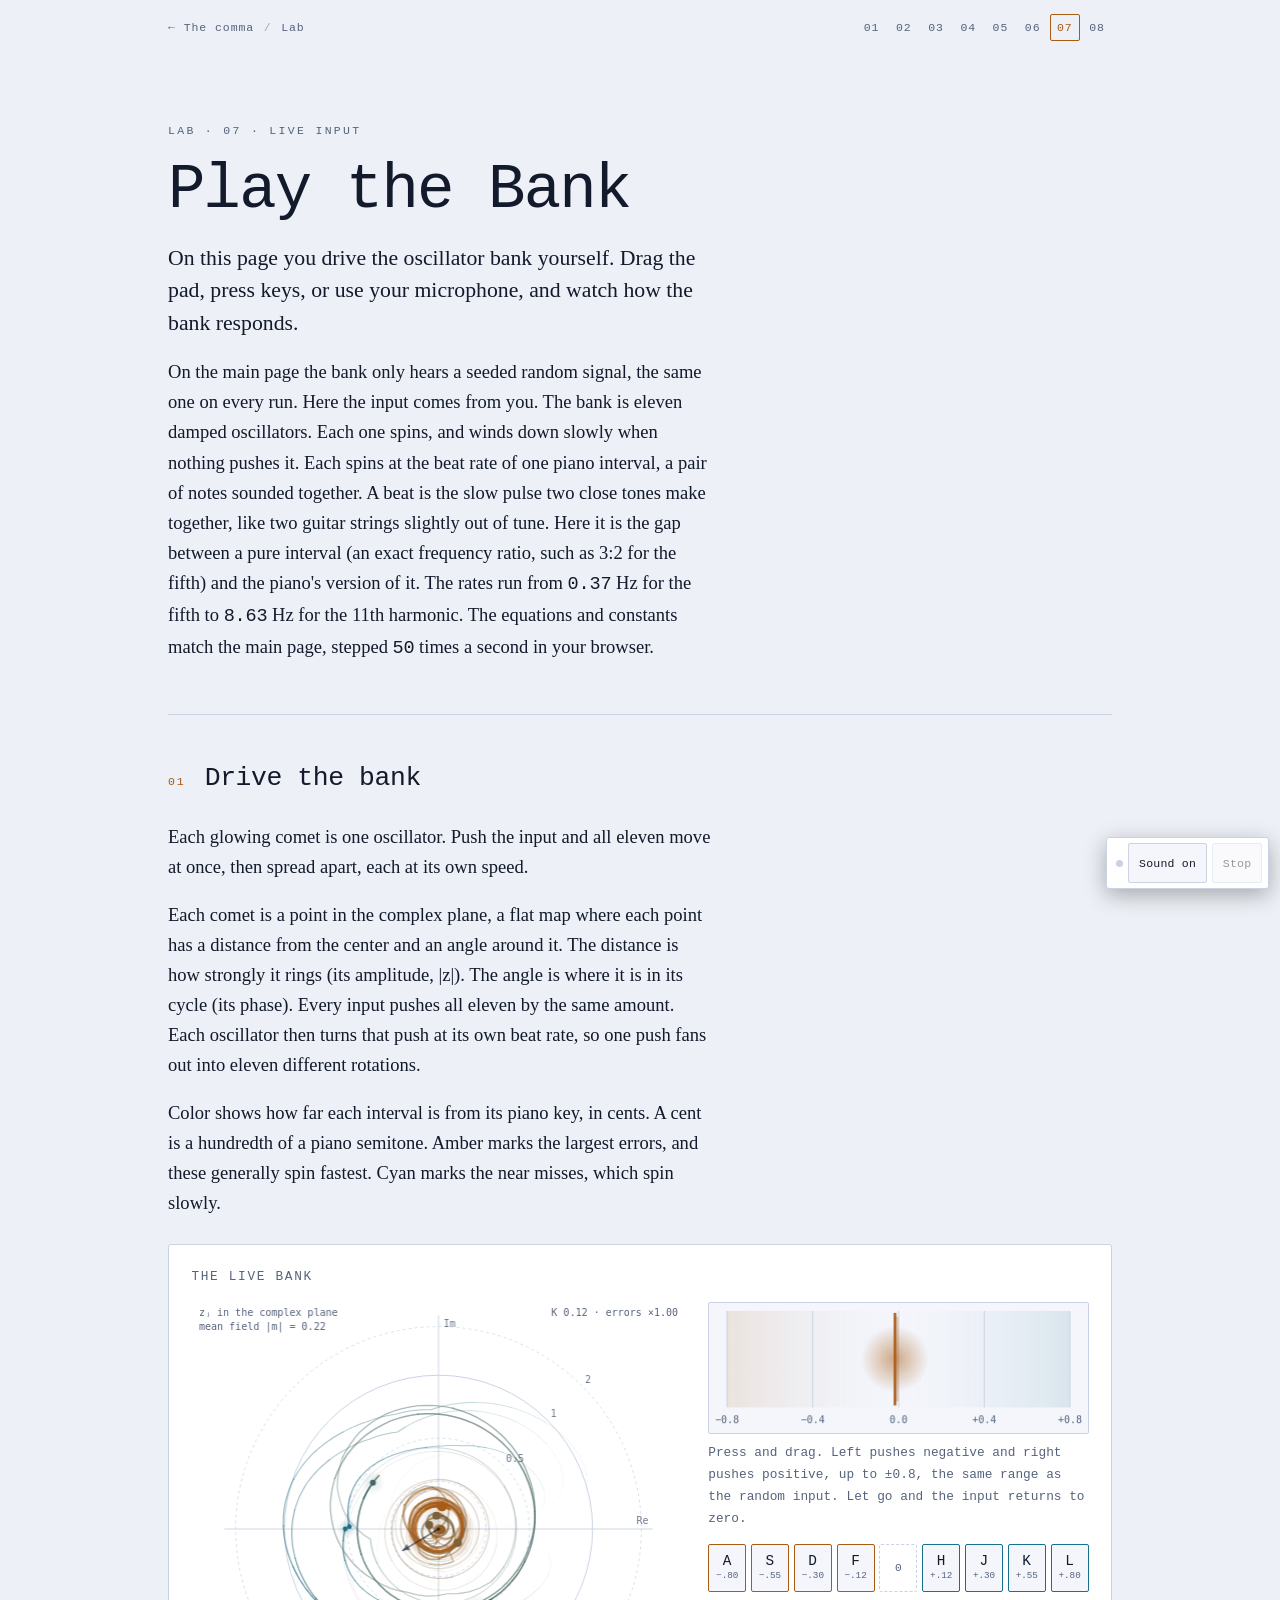
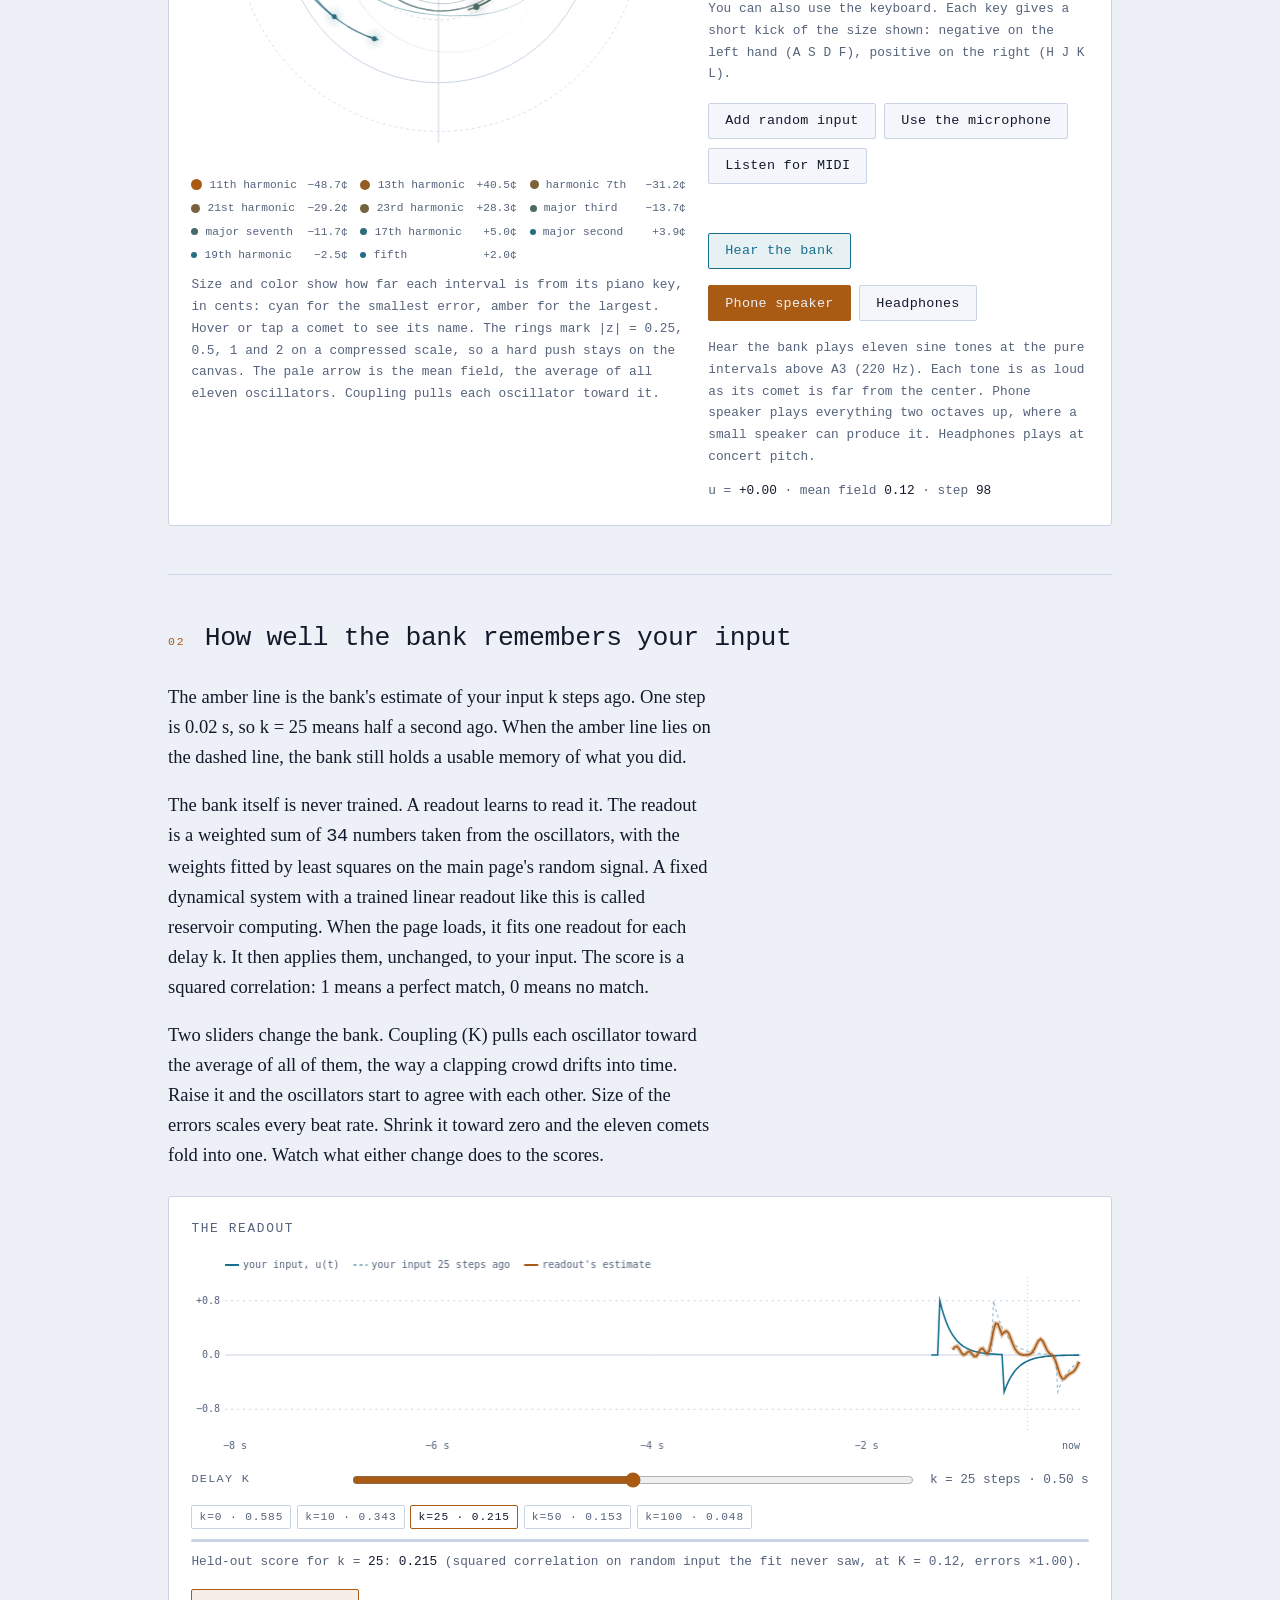
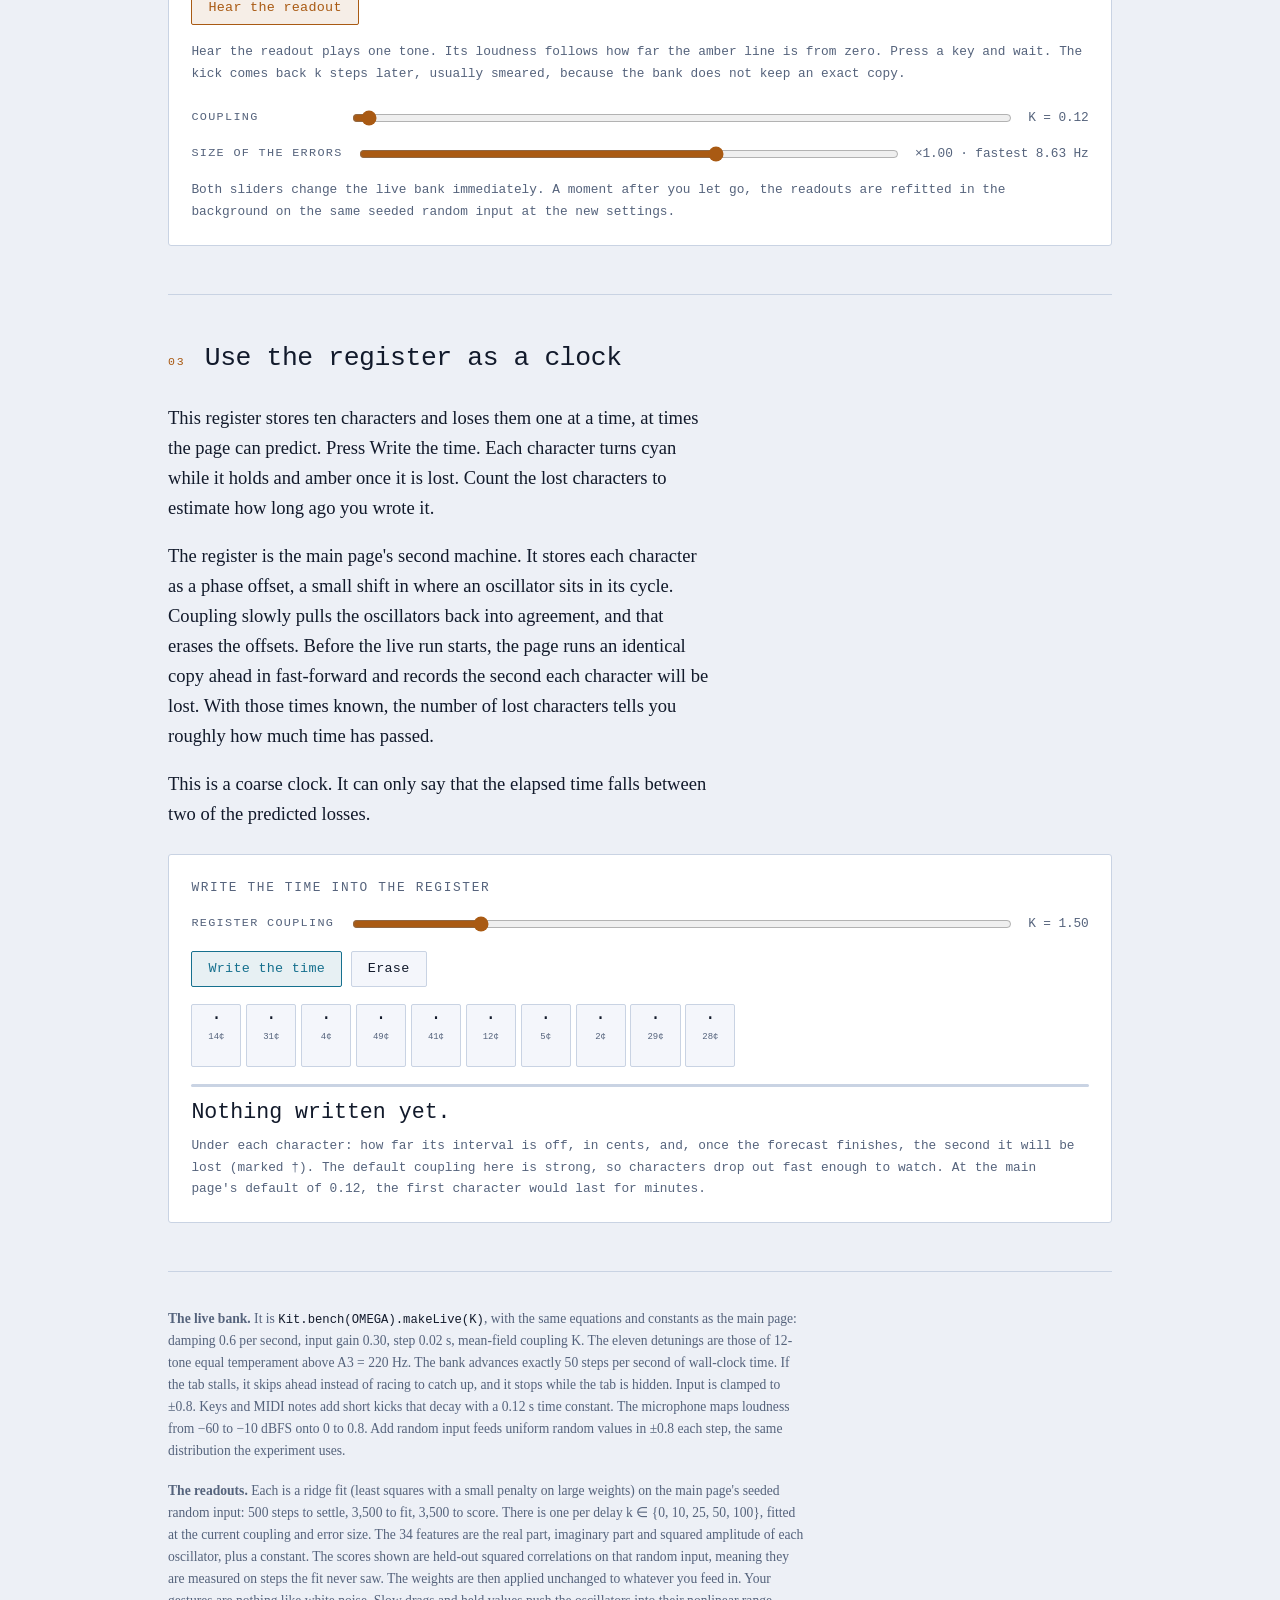
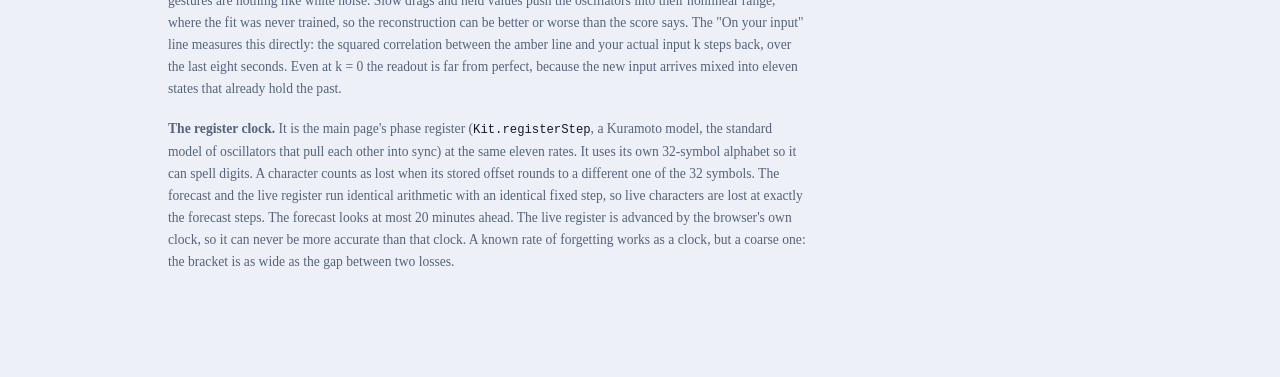
<file: lab/instrument.html>
<!doctype html><html lang="en"><meta charset="utf-8"><meta name="viewport" content="width=device-width, initial-scale=1"><title>Play the Bank</title>
<link rel="stylesheet" href="lab.css">
<style>
  .inst { display: grid; grid-template-columns: minmax(0, 1fr); grid-template-areas: "comets" "pad" "legend" "ctl"; gap: 1.1rem 1.4rem; }
  .inst .col { display: contents; }
  .inst .col > div { min-width: 0; }
  @media (min-width: 54rem) {
    .inst { grid-template-columns: minmax(0, 1.3fr) minmax(0, 1fr); grid-template-areas: "left right"; align-items: start; }
    .inst .col { display: block; min-width: 0; }
    .inst .col-l { grid-area: left; } .inst .col-r { grid-area: right; }
    .inst .col > div + div { margin-top: 1.1rem; }
  }
  .a-comets { grid-area: comets; } .a-pad { grid-area: pad; } .a-legend { grid-area: legend; } .a-ctl { grid-area: ctl; }
  #comets { cursor: crosshair; touch-action: manipulation; }
  #pad { touch-action: none; cursor: ew-resize; border: 1px solid var(--rule); background: var(--panel-2); user-select: none; -webkit-user-select: none; }
  #pad:focus-visible { outline: 2px solid var(--temper); outline-offset: 2px; }
  .legend { display: grid; grid-template-columns: repeat(auto-fill, minmax(9.6rem, 1fr)); gap: 0.1rem 0.8rem; margin: 0.7rem 0 0; padding: 0; list-style: none; font-family: var(--mono); font-size: 0.7rem; color: var(--dim); }
  .legend li { display: flex; align-items: center; gap: 0.45rem; padding: 0.12rem 0; white-space: nowrap; overflow: hidden; text-overflow: ellipsis; cursor: default; }
  .legend li.hot { color: var(--ink); }
  .legend i { flex: none; display: inline-block; border-radius: 50%; }
  .legend .c { margin-left: auto; font-variant-numeric: tabular-nums; }
  .keys { display: grid; grid-template-columns: repeat(9, minmax(0, 1fr)); gap: 0.3rem; margin: 0.9rem 0 0.4rem; }
  .keys button { padding: 0.35rem 0; min-height: 3rem; display: flex; flex-direction: column; align-items: center; justify-content: center; gap: 0.1rem; line-height: 1.1; font-size: 0.9rem; transition: background 0.25s, border-color 0.25s, color 0.25s; }
  .keys button small { font-size: 0.58rem; color: var(--dim); letter-spacing: 0; }
  .keys button.neg { border-color: var(--temper); }
  .keys button.pos { border-color: var(--just); }
  .keys button.hit { background: var(--just-soft); border-color: var(--just); transition: none; }
  .keys button.neg.hit { background: var(--temper-soft); border-color: var(--temper); }
  .keys .gap { display: flex; align-items: center; justify-content: center; font-family: var(--mono); font-size: 0.7rem; color: var(--dim); border: 1px dashed var(--rule); border-radius: 2px; min-height: 3rem; }
  .kchips { display: flex; flex-wrap: wrap; gap: 0.35rem; margin: 0.6rem 0; }
  .kchips .chip { font-variant-numeric: tabular-nums; }
  .kchips .chip.sel { border-color: var(--temper); color: var(--ink); }
  .clockslots { display: grid; grid-template-columns: repeat(10, minmax(0, 1fr)); gap: 0.3rem; margin: 1.1rem 0; max-width: 34rem; }
  .slot { height: 3.9rem; border: 1px solid var(--rule); border-radius: 2px; background: var(--panel-2); display: flex; flex-direction: column; align-items: center; justify-content: center; font-family: var(--mono); gap: 0.12rem; min-width: 0; transition: border-color 0.3s; }
  .slot .ch { font-size: 1.15rem; line-height: 1; }
  .slot .hz, .slot .dd { font-size: 0.56rem; color: var(--dim); white-space: nowrap; font-variant-numeric: tabular-nums; }
  .slot.ok { border-color: var(--just); } .slot.ok .ch { color: var(--just); }
  .slot.bad { border-color: var(--temper); } .slot.bad .ch { color: var(--temper); }
  .big { font-family: var(--mono); font-size: clamp(1.05rem, 0.95rem + 0.6vw, 1.35rem); line-height: 1.45; font-variant-numeric: tabular-nums; margin: 0.4rem 0; }
  .big b { font-weight: 500; }
  .status { font-family: var(--mono); font-size: 0.72rem; color: var(--dim); letter-spacing: 0.04em; min-height: 1.2em; }
  .cap { margin-top: 0.5rem; }
  [hidden] { display: none !important; }
</style>
<body>
<div class="wrap">

<header class="hero">
  <span class="eyebrow">Lab &middot; 07 &middot; Live input</span>
  <h1>Play the Bank</h1>
  <p class="lede">On this page you drive the oscillator bank yourself. Drag the pad, press keys, or use your microphone, and watch how the bank responds.</p>
  <p>On the main page the bank only hears a seeded random signal, the same one on every run. Here the input comes from you. The bank is eleven damped oscillators. Each one spins, and winds down slowly when nothing pushes it. Each spins at the beat rate of one piano interval, a pair of notes sounded together. A beat is the slow pulse two close tones make together, like two guitar strings slightly out of tune. Here it is the gap between a pure interval (an exact frequency ratio, such as 3:2 for the fifth) and the piano's version of it. The rates run from <span class="num" data-fill="beatLo">0.37</span>&nbsp;Hz for the fifth to <span class="num" data-fill="beatHi">8.63</span>&nbsp;Hz for the 11th harmonic. The equations and constants match the main page, stepped <span class="num" data-fill="rate">50</span> times a second in your browser.</p>
</header>

<section>
  <div class="sec-head">
    <span class="sec-mark">01</span>
    <div><h2>Drive the bank</h2></div>
  </div>
  <p>Each glowing comet is one oscillator. Push the input and all eleven move at once, then spread apart, each at its own speed.</p>
  <p>Each comet is a point in the complex plane, a flat map where each point has a distance from the center and an angle around it. The distance is how strongly it rings (its amplitude, |z|). The angle is where it is in its cycle (its phase). Every input pushes all eleven by the same amount. Each oscillator then turns that push at its own beat rate, so one push fans out into eleven different rotations.</p>
  <p>Color shows how far each interval is from its piano key, in cents. A cent is a hundredth of a piano semitone. Amber marks the largest errors, and these generally spin fastest. Cyan marks the near misses, which spin slowly.</p>

  <div class="panel">
    <h3>The live bank</h3>
    <div class="inst">
      <div class="col col-l">
      <div class="a-comets">
        <canvas id="comets" height="440" aria-label="Eleven oscillators drawn as comets with fading trails in the complex plane. A line from the center shows the mean field. Hover or tap a comet to see its interval."></canvas>
      </div>
      <div class="a-legend">
        <ul class="legend" id="legend" aria-label="Which comet is which interval"></ul>
        <div class="readout cap">Size and color show how far each interval is from its piano key, in cents: cyan for the smallest error, amber for the largest. Hover or tap a comet to see its name. The rings mark |z| = 0.25, 0.5, 1 and 2 on a compressed scale, so a hard push stays on the canvas. The pale arrow is the mean field, the average of all eleven oscillators. Coupling pulls each oscillator toward it.</div>
      </div>
      </div>
      <div class="col col-r">
      <div class="a-pad">
        <canvas id="pad" height="132" tabindex="0" aria-label="Input pad. Press and drag left for negative input, right for positive, up to plus or minus 0.8. Release and it falls back to zero."></canvas>
        <div class="readout cap">Press and drag. Left pushes negative and right pushes positive, up to &plusmn;0.8, the same range as the random input. Let go and the input returns to zero.</div>
        <div class="keys" id="keys" role="group" aria-label="Kick keys, also on your keyboard"></div>
        <div class="readout">You can also use the keyboard. Each key gives a short kick of the size shown: negative on the left hand (A S D F), positive on the right (H J K L).</div>
      </div>
      <div class="a-ctl">
        <div class="btn-row">
          <button id="b-noise" aria-pressed="false">Add random input</button>
          <button id="b-mic" aria-pressed="false">Use the microphone</button>
          <button id="b-midi" aria-pressed="false" hidden>Listen for MIDI</button>
        </div>
        <div class="status" id="src-status" aria-live="polite"></div>
        <div class="btn-row" style="margin-top:1.2rem">
          <button id="b-hear" data-tone="just" data-needs-sound>Hear the bank</button>
        </div>
        <div class="btn-row" role="group" aria-label="Playback register">
          <button id="oct-hi" aria-pressed="true">Phone speaker</button>
          <button id="oct-lo" aria-pressed="false">Headphones</button>
        </div>
        <div class="readout">Hear the bank plays eleven sine tones at the pure intervals above A3 (220&nbsp;Hz). Each tone is as loud as its comet is far from the center. Phone speaker plays everything two octaves up, where a small speaker can produce it. Headphones plays at concert pitch.</div>
        <div class="readout" id="live-read" style="margin-top:0.8rem" aria-live="off">u = <b class="num">0.00</b></div>
      </div>
      </div>
    </div>
  </div>
</section>

<section>
  <div class="sec-head">
    <span class="sec-mark">02</span>
    <div><h2>How well the bank remembers your input</h2></div>
  </div>
  <p>The amber line is the bank's estimate of your input k steps ago. One step is 0.02&nbsp;s, so k = 25 means half a second ago. When the amber line lies on the dashed line, the bank still holds a usable memory of what you did.</p>
  <p>The bank itself is never trained. A readout learns to read it. The readout is a weighted sum of <span class="num" data-fill="nf">34</span> numbers taken from the oscillators, with the weights fitted by least squares on the main page's random signal. A fixed dynamical system with a trained linear readout like this is called reservoir computing. When the page loads, it fits one readout for each delay k. It then applies them, unchanged, to your input. The score is a squared correlation: 1 means a perfect match, 0 means no match.</p>
  <p>Two sliders change the bank. Coupling (K) pulls each oscillator toward the average of all of them, the way a clapping crowd drifts into time. Raise it and the oscillators start to agree with each other. Size of the errors scales every beat rate. Shrink it toward zero and the eleven comets fold into one. Watch what either change does to the scores.</p>

  <div class="panel">
    <h3>The readout</h3>
    <canvas id="strip" height="200" aria-label="Scrolling chart of the last eight seconds: your input in cyan, your input k steps ago dashed, and the readout's estimate of it in amber."></canvas>
    <div class="slider-row">
      <label for="kdel">Delay k</label>
      <input type="range" id="kdel" min="0" max="4" step="1" value="2">
      <span class="readout num" id="kdel-val">k = 25 steps &middot; 0.50 s</span>
    </div>
    <div class="kchips" id="kchips" aria-label="Held-out score for each delay"></div>
    <div class="meter" id="train-meter" aria-hidden="true"><i></i></div>
    <div class="readout" id="score-read" aria-live="polite">Training the readouts&hellip;</div>
    <div class="readout" id="you-read"></div>
    <div class="btn-row">
      <button id="b-remember" data-tone="temper" data-needs-sound>Hear the readout</button>
    </div>
    <div class="readout">Hear the readout plays one tone. Its loudness follows how far the amber line is from zero. Press a key and wait. The kick comes back k steps later, usually smeared, because the bank does not keep an exact copy.</div>
    <div class="slider-row" style="margin-top:1.4rem">
      <label for="coupling">Coupling</label>
      <input type="range" id="coupling" min="0" max="800" value="12">
      <span class="readout num" id="coupling-val">K = 0.12</span>
    </div>
    <div class="slider-row">
      <label for="spread">Size of the errors</label>
      <input type="range" id="spread" min="0" max="150" value="100">
      <span class="readout num" id="spread-val">&times;1.00</span>
    </div>
    <div class="readout">Both sliders change the live bank immediately. A moment after you let go, the readouts are refitted in the background on the same seeded random input at the new settings.</div>
  </div>
</section>

<section>
  <div class="sec-head">
    <span class="sec-mark">03</span>
    <div><h2>Use the register as a clock</h2></div>
  </div>
  <p>This register stores ten characters and loses them one at a time, at times the page can predict. Press Write the time. Each character turns cyan while it holds and amber once it is lost. Count the lost characters to estimate how long ago you wrote it.</p>
  <p>The register is the main page's second machine. It stores each character as a phase offset, a small shift in where an oscillator sits in its cycle. Coupling slowly pulls the oscillators back into agreement, and that erases the offsets. Before the live run starts, the page runs an identical copy ahead in fast-forward and records the second each character will be lost. With those times known, the number of lost characters tells you roughly how much time has passed.</p>
  <p>This is a coarse clock. It can only say that the elapsed time falls between two of the predicted losses.</p>

  <div class="panel">
    <h3>Write the time into the register</h3>
    <div class="slider-row">
      <label for="ck">Register coupling</label>
      <input type="range" id="ck" min="0" max="800" value="150">
      <span class="readout num" id="ck-val">K = 1.50</span>
    </div>
    <div class="btn-row">
      <button id="b-write" data-tone="just">Write the time</button>
      <button id="b-erase">Erase</button>
    </div>
    <div class="clockslots" id="cslots" aria-label="The ten register slots"></div>
    <div class="meter" id="survey-meter" aria-hidden="true"><i></i></div>
    <p class="big" id="clock-reg" aria-live="polite">Nothing written yet.</p>
    <p class="big" id="clock-true" style="color:var(--dim)"></p>
    <div class="readout" id="clock-note">Under each character: how far its interval is off, in cents, and, once the forecast finishes, the second it will be lost (marked &dagger;). The default coupling here is strong, so characters drop out fast enough to watch. At the main page's default of 0.12, the first character would last for minutes.</div>
  </div>
</section>

<div class="foot">
  <p class="note"><strong>The live bank.</strong> It is <code>Kit.bench(OMEGA).makeLive(K)</code>, with the same equations and constants as the main page: damping 0.6 per second, input gain 0.30, step 0.02 s, mean-field coupling K. The eleven detunings are those of 12-tone equal temperament above A3 = 220&nbsp;Hz. The bank advances exactly 50 steps per second of wall-clock time. If the tab stalls, it skips ahead instead of racing to catch up, and it stops while the tab is hidden. Input is clamped to &plusmn;0.8. Keys and MIDI notes add short kicks that decay with a 0.12 s time constant. The microphone maps loudness from &minus;60 to &minus;10 dBFS onto 0 to 0.8. Add random input feeds uniform random values in &plusmn;0.8 each step, the same distribution the experiment uses.</p>
  <p class="note"><strong>The readouts.</strong> Each is a ridge fit (least squares with a small penalty on large weights) on the main page's seeded random input: 500 steps to settle, 3,500 to fit, 3,500 to score. There is one per delay k &isin; {0, 10, 25, 50, 100}, fitted at the current coupling and error size. The 34 features are the real part, imaginary part and squared amplitude of each oscillator, plus a constant. The scores shown are held-out squared correlations on that random input, meaning they are measured on steps the fit never saw. The weights are then applied unchanged to whatever you feed in. Your gestures are nothing like white noise. Slow drags and held values push the oscillators into their nonlinear range, where the fit was never trained, so the reconstruction can be better or worse than the score says. The "On your input" line measures this directly: the squared correlation between the amber line and your actual input k steps back, over the last eight seconds. Even at k = 0 the readout is far from perfect, because the new input arrives mixed into eleven states that already hold the past.</p>
  <p class="note"><strong>The register clock.</strong> It is the main page's phase register (<code>Kit.registerStep</code>, a Kuramoto model, the standard model of oscillators that pull each other into sync) at the same eleven rates. It uses its own 32-symbol alphabet so it can spell digits. A character counts as lost when its stored offset rounds to a different one of the 32 symbols. The forecast and the live register run identical arithmetic with an identical fixed step, so live characters are lost at exactly the forecast steps. The forecast looks at most 20 minutes ahead. The live register is advanced by the browser's own clock, so it can never be more accurate than that clock. A known rate of forgetting works as a clock, but a coarse one: the bracket is as wide as the gap between two losses.</p>
</div>

</div>
<script src="kit.js"></script>
<script>
(function () {
  "use strict";
  Kit.nav("instrument.html");
  Kit.soundBar();

  // ══════════════════════════════════════════════════════════
  //  THE BANK
  // ══════════════════════════════════════════════════════════
  var IV = Kit.intervals(Kit.edo(12));
  var OMEGA = Kit.omegas(IV);
  var N = OMEGA.length;
  var bank = Kit.bench(OMEGA);
  var NF = bank.NF;
  var DT = Kit.DT;                       // 0.02 s, 50 steps a second
  var KS = [0, 10, 25, 50, 100];
  var TWO_PI = Math.PI * 2;
  var reduced = Kit.reduced;

  var K = 0.12, SCALE = 1;
  var live = bank.makeLive(K);

  var maxErr = 0;
  IV.forEach(function (v) { maxErr = Math.max(maxErr, Math.abs(v.err)); });
  var WRONG = IV.map(function (v) { return Math.abs(v.err) / maxErr; });
  var ORDER = IV.map(function (v, i) { return i; }).sort(function (a, b) { return WRONG[a] - WRONG[b]; });

  // fill numbers the prose states from the page's own tables
  (function () {
    var beats = IV.map(function (v) { return v.beat; });
    var fills = {
      beatLo: Math.min.apply(null, beats).toFixed(2),
      beatHi: Math.max.apply(null, beats).toFixed(2),
      rate: String(Math.round(1 / DT)), nf: String(NF)
    };
    document.querySelectorAll("[data-fill]").forEach(function (el) { el.textContent = fills[el.dataset.fill]; });
  })();

  // ── colors ──
  function rgb(hex) {
    var h = hex.replace("#", "");
    if (h.length === 3) h = h.split("").map(function (c) { return c + c; }).join("");
    var n = parseInt(h, 16);
    return [n >> 16 & 255, n >> 8 & 255, n & 255];
  }
  function mixRGB(a, b, t) { return [0, 1, 2].map(function (i) { return Math.round(a[i] + (b[i] - a[i]) * t); }); }
  function rgba(c, a) { return "rgba(" + c[0] + "," + c[1] + "," + c[2] + "," + a + ")"; }
  var PAL = {};
  function readPalette() {
    var g = rgb(Kit.css("--ground"));
    PAL.dark = (0.2126 * g[0] + 0.7152 * g[1] + 0.0722 * g[2]) < 128;
    PAL.just = rgb(Kit.css("--just"));
    PAL.temper = rgb(Kit.css("--temper"));
    PAL.ink = rgb(Kit.css("--ink"));
    PAL.dim = rgb(Kit.css("--dim"));
    PAL.rule = rgb(Kit.css("--rule"));
    PAL.sage = rgb(Kit.css("--sage"));
    PAL.comet = WRONG.map(function (w) { return mixRGB(PAL.just, PAL.temper, Math.pow(w, 0.8)); });
    PAL.mono = Kit.css("--mono");
  }
  readPalette();

  // ══════════════════════════════════════════════════════════
  //  INPUTS: pad, keys, MIDI, microphone, noise
  // ══════════════════════════════════════════════════════════
  var UMAX = 0.8;
  var inp = { padActive: false, padTarget: 0, padU: 0, kick: 0, micU: 0, noise: false, u: 0 };
  var KEYMAP = [
    { key: "A", amp: -0.8 }, { key: "S", amp: -0.55 }, { key: "D", amp: -0.3 }, { key: "F", amp: -0.12 },
    { key: "G", amp: 0 },
    { key: "H", amp: 0.12 }, { key: "J", amp: 0.3 }, { key: "K", amp: 0.55 }, { key: "L", amp: 0.8 }
  ];
  var keyBtns = {};
  var keysHost = document.getElementById("keys");
  KEYMAP.forEach(function (km) {
    if (km.amp === 0) {
      var gp = document.createElement("div");
      gp.className = "gap"; gp.textContent = "0"; gp.setAttribute("aria-hidden", "true");
      keysHost.appendChild(gp); return;
    }
    var b = document.createElement("button");
    b.className = km.amp < 0 ? "neg" : "pos";
    b.innerHTML = km.key + "<small>" + (km.amp > 0 ? "+" : "−") + Math.abs(km.amp).toFixed(2).replace(/^0/, "") + "</small>";
    b.setAttribute("aria-label", "Kick " + (km.amp > 0 ? "plus " : "minus ") + Math.abs(km.amp) + ", key " + km.key);
    b.addEventListener("click", function () { hit(km); });
    keysHost.appendChild(b);
    keyBtns[km.key] = b;
  });
  function hit(km) {
    inp.kick = Math.max(-UMAX, Math.min(UMAX, inp.kick + km.amp));
    var b = keyBtns[km.key];
    if (b) { b.classList.add("hit"); setTimeout(function () { b.classList.remove("hit"); }, 140); }
  }
  document.addEventListener("keydown", function (e) {
    if (e.repeat || e.ctrlKey || e.metaKey || e.altKey) return;
    var t = e.target;
    if (t && (t.tagName === "TEXTAREA" || (t.tagName === "INPUT" && t.type !== "range"))) return;
    var k = (e.key || "").toUpperCase();
    for (var i = 0; i < KEYMAP.length; i++) {
      if (KEYMAP[i].key === k && KEYMAP[i].amp !== 0) { hit(KEYMAP[i]); e.preventDefault(); return; }
    }
  });

  // ── the pad ──
  var padCv = document.getElementById("pad");
  var PADM = 18;
  function padU(ev) {
    var r = padCv.getBoundingClientRect();
    var x = (ev.clientX - r.left - PADM) / Math.max(1, r.width - 2 * PADM);
    return Math.max(-UMAX, Math.min(UMAX, (x * 2 - 1) * UMAX));
  }
  padCv.addEventListener("pointerdown", function (e) {
    inp.padActive = true; inp.padTarget = padU(e);
    try { padCv.setPointerCapture(e.pointerId); } catch (er) {}
    e.preventDefault();
  });
  padCv.addEventListener("pointermove", function (e) { if (inp.padActive) inp.padTarget = padU(e); });
  function padUp() { inp.padActive = false; inp.padTarget = 0; }
  padCv.addEventListener("pointerup", padUp);
  padCv.addEventListener("pointercancel", padUp);
  padCv.addEventListener("lostpointercapture", padUp);
  // arrow keys on the focused pad nudge a held value
  padCv.addEventListener("keydown", function (e) {
    if (e.key === "ArrowLeft" || e.key === "ArrowRight") {
      inp.kick = Math.max(-UMAX, Math.min(UMAX, inp.kick + (e.key === "ArrowRight" ? 0.3 : -0.3)));
      e.preventDefault();
    }
  });

  var srcStatus = document.getElementById("src-status");
  function status(t) { srcStatus.textContent = t; }

  // ── noise ──
  var bNoise = document.getElementById("b-noise");
  var rng = Kit.mulberry32((Date.now() & 0x7fffffff) || 1);
  bNoise.addEventListener("click", function () {
    inp.noise = !inp.noise;
    bNoise.setAttribute("aria-pressed", inp.noise ? "true" : "false");
    bNoise.textContent = inp.noise ? "Stop random input" : "Add random input";
    status(inp.noise ? "Adding uniform random input in ±0.8 each step, the same kind the readouts were trained on." : "");
  });

  // ── microphone (permission-gated) ──
  var bMic = document.getElementById("b-mic");
  var mic = null, micBuf = null;
  function stopMic() {
    if (!mic) return;
    try { mic.stream.getTracks().forEach(function (t) { t.stop(); }); mic.src.disconnect(); } catch (e) {}
    mic = null; inp.micU = 0;
    bMic.setAttribute("aria-pressed", "false"); bMic.textContent = "Use the microphone";
  }
  bMic.addEventListener("click", function () {
    if (mic) { stopMic(); status(""); return; }
    if (!navigator.mediaDevices || !navigator.mediaDevices.getUserMedia) { status("No microphone access in this browser. The pad and keys still work."); return; }
    status("Asking for microphone permission…");
    navigator.mediaDevices.getUserMedia({ audio: { echoCancellation: false, noiseSuppression: false, autoGainControl: false } })
      .then(function (stream) {
        var c = Kit.sound.audio();
        var src = c.createMediaStreamSource(stream);
        var an = c.createAnalyser(); an.fftSize = 1024;
        src.connect(an);
        micBuf = new Float32Array(an.fftSize);
        mic = { stream: stream, src: src, an: an, env: 0 };
        bMic.setAttribute("aria-pressed", "true"); bMic.textContent = "Stop the microphone";
        status("Listening. Louder sound gives larger positive input, and silence gives zero. Nothing is recorded or sent anywhere.");
      })
      .catch(function () { status("No microphone found, or permission was refused. The pad and keys still work."); });
  });
  function micLevel() {
    if (!mic) return 0;
    mic.an.getFloatTimeDomainData(micBuf);
    var s = 0;
    for (var i = 0; i < micBuf.length; i++) s += micBuf[i] * micBuf[i];
    var db = 20 * Math.log10(Math.sqrt(s / micBuf.length) + 1e-9);
    var lvl = Math.max(0, Math.min(1, (db + 60) / 50));
    mic.env += (lvl - mic.env) * (lvl > mic.env ? 0.5 : 0.12);
    return UMAX * mic.env;
  }

  // ── Web MIDI, only if the browser has it ──
  var bMidi = document.getElementById("b-midi");
  if (navigator.requestMIDIAccess) {
    bMidi.hidden = false;
    var midiAcc = null;
    var onMidi = function (e) {
      var d = e.data; if (!d || d.length < 3) return;
      if ((d[0] & 0xf0) === 0x90 && d[2] > 0) {
        var off = d[1] - 60;
        var sign = off >= 0 ? 1 : -1;
        var amp = Math.min(1, (Math.abs(off) + 2) / 26) * (d[2] / 127);
        inp.kick = Math.max(-UMAX, Math.min(UMAX, inp.kick + sign * UMAX * amp));
      }
    };
    var bindMidi = function () {
      var n = 0;
      midiAcc.inputs.forEach(function (port) { port.onmidimessage = onMidi; n++; });
      status(n ? "MIDI: listening to " + n + " input" + (n > 1 ? "s" : "") + ". Notes above middle C push positive and notes below push negative. Notes farther from middle C, or played harder, push more."
               : "MIDI is on, but no instrument is connected.");
    };
    bMidi.addEventListener("click", function () {
      if (midiAcc) {
        midiAcc.inputs.forEach(function (port) { port.onmidimessage = null; });
        midiAcc.onstatechange = null; midiAcc = null;
        bMidi.setAttribute("aria-pressed", "false"); status(""); return;
      }
      navigator.requestMIDIAccess().then(function (acc) {
        midiAcc = acc; acc.onstatechange = bindMidi; bindMidi();
        bMidi.setAttribute("aria-pressed", "true");
      }, function () { status("MIDI access was refused. The pad and keys still work."); });
    });
  }

  // ══════════════════════════════════════════════════════════
  //  HISTORY: rings for the strip chart and the comet trails
  // ══════════════════════════════════════════════════════════
  var HLEN = 512;                      // > 400 + 100 so u(t-k) is always on hand
  var SHOW = 400;                      // 8 s at 50 steps/s
  var uHist = new Float32Array(HLEN);
  var pHist = KS.map(function () { var a = new Float32Array(HLEN); a.fill(NaN); return a; });
  var hHead = 0, hCount = 0, stepCount = 0;

  var TRAIL = reduced ? 30 : 110;
  var tRe = new Float32Array(N * TRAIL), tIm = new Float32Array(N * TRAIL);
  var tHead = 0, tCount = 0;
  var prevRe = new Float64Array(N), prevIm = new Float64Array(N);

  // readouts, one per delay
  var RO = { w: KS.map(function () { return null; }), score: KS.map(function () { return NaN; }), K: null, scale: null, busy: false };
  var sel = 2;

  // ══════════════════════════════════════════════════════════
  //  ONE STEP AT 50 Hz
  // ══════════════════════════════════════════════════════════
  var KICK_DECAY = Math.exp(-DT / 0.12);
  var PAD_TAU_ON = Math.exp(-DT / 0.05), PAD_TAU_OFF = Math.exp(-DT / 0.14);
  var lastPred = 0;

  function stepOnce() {
    var a = inp.padActive ? PAD_TAU_ON : PAD_TAU_OFF;
    inp.padU = inp.padTarget + (inp.padU - inp.padTarget) * a;
    if (Math.abs(inp.padU) < 1e-5 && !inp.padActive) inp.padU = 0;
    inp.micU = mic ? micLevel() : 0;
    var u = inp.padU + inp.kick + inp.micU + (inp.noise ? (rng() * 2 - 1) * UMAX : 0);
    u = Math.max(-UMAX, Math.min(UMAX, u));
    inp.kick *= KICK_DECAY;
    if (Math.abs(inp.kick) < 1e-5) inp.kick = 0;
    inp.u = u;

    for (var j = 0; j < N; j++) { prevRe[j] = live.re[j]; prevIm[j] = live.im[j]; }
    live.step(u);
    stepCount++;

    hHead = (hHead + 1) % HLEN; if (hCount < HLEN) hCount++;
    uHist[hHead] = u;
    // a readout fit at other settings would only talk nonsense, so it waits
    var fresh = RO.K === K && RO.scale === SCALE;
    for (var q = 0; q < KS.length; q++) pHist[q][hHead] = (fresh && RO.w[q]) ? live.predict(RO.w[q]) : NaN;
    lastPred = pHist[sel][hHead];

    tHead = (tHead + 1) % TRAIL; if (tCount < TRAIL) tCount++;
    for (var j2 = 0; j2 < N; j2++) { tRe[j2 * TRAIL + tHead] = live.re[j2]; tIm[j2 * TRAIL + tHead] = live.im[j2]; }

    soundStep();
  }

  // a few knocks at load, so the comets have something to say on first paint
  var knocks = [{ at: 4, amp: 0.8 }, { at: 34, amp: -0.55 }, { at: 70, amp: 0.3 }];

  // ══════════════════════════════════════════════════════════
  //  TRAINING: the same fit as bank.trainDelay, as a generator,
  //  all five delays off one factorisation, at the live K and scale
  // ══════════════════════════════════════════════════════════
  function* trainGen(Kt, sc) {
    var WASH = Kit.WASH, TRAIN = Kit.TRAIN;
    var sim = bank.makeSim(Kt, sc);
    var calls = 0;
    while (!sim.step(750)) yield 0.1 * (++calls * 750) / sim.len;
    var XtX = new Float64Array(NF * NF);
    for (var t0 = WASH; t0 < WASH + TRAIN; t0 += 350) {
      bank.xtxAccumulate(sim.X, XtX, t0, Math.min(WASH + TRAIN, t0 + 350));
      yield 0.1 + 0.6 * (t0 - WASH) / TRAIN;
    }
    bank.xtxFinish(XtX);
    var A = Float64Array.from(XtX);
    var piv = Kit.luFactor(A, NF);
    yield 0.72;
    var out = { w: [], score: [] };
    for (var i = 0; i < KS.length; i++) {
      var tgt = Kit.delayTarget(sim.u, KS[i], sim.len);
      var w = bank.fitTarget(sim.X, A, piv, tgt);
      out.w.push(w);
      out.score.push(bank.scoreRange(sim.X, w, tgt, WASH + TRAIN, sim.len));
      yield 0.75 + 0.25 * (i + 1) / KS.length;
    }
    return out;
  }

  var meter = document.querySelector("#train-meter > i");
  var scoreRead = document.getElementById("score-read");
  var cancelTrain = null, trainTimer = null, trainToken = 0;
  function retrain() {
    if (cancelTrain) cancelTrain();
    var tok = ++trainToken, Kt = K, sc = SCALE;
    RO.busy = true; renderScores();
    meter.style.width = "2%";
    cancelTrain = Kit.drive(trainGen(Kt, sc), function (res) {
      if (tok !== trainToken) return;
      RO.w = res.w; RO.score = res.score; RO.K = Kt; RO.scale = sc; RO.busy = false;
      cancelTrain = null;
      meter.style.width = "100%";
      setTimeout(function () { if (!RO.busy) meter.style.width = "0"; }, 500);
      renderScores();
    }, function (p) { if (tok === trainToken) meter.style.width = Math.round(100 * p) + "%"; }, 8);
  }
  function scheduleRetrain() {
    clearTimeout(trainTimer);
    RO.busy = true; renderScores();
    trainTimer = setTimeout(retrain, 380);
  }

  var kchips = document.getElementById("kchips");
  function renderScores() {
    var html = "";
    for (var i = 0; i < KS.length; i++) {
      var s = RO.score[i];
      html += '<span class="chip' + (i === sel ? " sel" : "") + '">k=' + KS[i] + " &middot; " + (isFinite(s) ? s.toFixed(3) : "…") + "</span>";
    }
    kchips.innerHTML = html;
    var s2 = RO.score[sel];
    var stale = RO.K !== null && (RO.K !== K || RO.scale !== SCALE);
    if (!isFinite(s2)) {
      scoreRead.innerHTML = "Training the readouts on the seeded random input&hellip;";
    } else {
      scoreRead.innerHTML = "Held-out score for k = <b>" + KS[sel] + "</b>: <b class='temp-t'>" + s2.toFixed(3) +
        "</b> (squared correlation on random input the fit never saw, at K = " + RO.K.toFixed(2) + ", errors &times;" + RO.scale.toFixed(2) + ")" +
        (RO.busy || stale ? ". <span class='temp-t'>Retraining for the new settings&hellip;</span>" : ".");
    }
  }

  // ══════════════════════════════════════════════════════════
  //  CONTROLS
  // ══════════════════════════════════════════════════════════
  var kdel = document.getElementById("kdel"), kdelVal = document.getElementById("kdel-val");
  function setSel(i) {
    sel = i;
    kdelVal.textContent = "k = " + KS[i] + " steps · " + (KS[i] * DT).toFixed(2) + " s";
    renderScores();
  }
  kdel.addEventListener("input", function () { setSel(parseInt(this.value, 10)); });

  var cS = document.getElementById("coupling"), cV = document.getElementById("coupling-val");
  cS.addEventListener("input", function () {
    K = parseInt(this.value, 10) / 100; live.K = K;
    cV.textContent = "K = " + K.toFixed(2);
    scheduleRetrain();
  });
  var sS = document.getElementById("spread"), sV = document.getElementById("spread-val");
  function spreadText() {
    var hi = 0; IV.forEach(function (v) { hi = Math.max(hi, v.beat); });
    return "×" + SCALE.toFixed(2) + " · fastest " + (hi * SCALE).toFixed(2) + " Hz";
  }
  sS.addEventListener("input", function () {
    SCALE = parseInt(this.value, 10) / 100; live.setScale(SCALE);
    sV.textContent = spreadText();
    scheduleRetrain();
  });
  sV.textContent = spreadText();

  // ══════════════════════════════════════════════════════════
  //  SOUND
  // ══════════════════════════════════════════════════════════
  var S = Kit.sound;
  var OCT = 4;
  var bankSnd = null, remSnd = null;
  var bHear = document.getElementById("b-hear"), bRem = document.getElementById("b-remember");
  var REM_F = Kit.REF;                   // A3, times OCT

  function gainFor(j) {
    var a = Math.sqrt(live.re[j] * live.re[j] + live.im[j] * live.im[j]);
    return 0.075 * Math.tanh(a / 1.1);
  }
  function startBankSound() {
    var c = S.audio(), t = c.currentTime;
    var master = c.createGain(); master.gain.value = 0;
    master.connect(S.bus());
    master.gain.setTargetAtTime(1, t, 0.08);
    var oscs = [], gains = [];
    for (var j = 0; j < N; j++) {
      var o = c.createOscillator(); o.type = "sine"; o.frequency.value = IV[j].fJust * OCT;
      var g = c.createGain(); g.gain.value = gainFor(j);
      o.connect(g); g.connect(master); o.start(t);
      oscs.push(o); gains.push(g);
    }
    bankSnd = { master: master, oscs: oscs, gains: gains };
    S.register("bank", master, oscs, function () { bankSnd = null; });
  }
  function startRemSound() {
    var c = S.audio(), t = c.currentTime;
    var master = c.createGain(); master.gain.value = 0;
    master.connect(S.bus());
    var o1 = c.createOscillator(); o1.type = "sine"; o1.frequency.value = REM_F * OCT;
    var o2 = c.createOscillator(); o2.type = "sine"; o2.frequency.value = REM_F * OCT * 2;
    var g2 = c.createGain(); g2.gain.value = 0.25;
    o1.connect(master); o2.connect(g2); g2.connect(master);
    o1.start(t); o2.start(t);
    remSnd = { master: master, oscs: [o1, o2] };
    S.register("remember", master, [o1, o2], function () { remSnd = null; });
  }
  function soundStep() {
    if (!bankSnd && !remSnd) return;
    var c = S.audio(), t = c.currentTime;
    if (bankSnd) for (var j = 0; j < N; j++) bankSnd.gains[j].gain.setTargetAtTime(gainFor(j), t, 0.035);
    if (remSnd) {
      var v = isFinite(lastPred) ? Math.min(1, Math.abs(lastPred) / 0.6) : 0;
      remSnd.master.gain.setTargetAtTime(0.32 * v, t, 0.03);
    }
  }
  function silence() {
    if (!bankSnd && !remSnd) return;
    var t = S.audio().currentTime;
    if (bankSnd) bankSnd.gains.forEach(function (g) { g.gain.setTargetAtTime(0, t, 0.05); });
    if (remSnd) remSnd.master.gain.setTargetAtTime(0, t, 0.05);
  }
  function syncSoundButtons() {
    var hb = S.playing("bank"), hr = S.playing("remember");
    bHear.setAttribute("aria-pressed", hb ? "true" : "false");
    bHear.textContent = hb ? "Stop the bank" : "Hear the bank";
    bRem.setAttribute("aria-pressed", hr ? "true" : "false");
    bRem.textContent = hr ? "Stop the readout" : "Hear the readout";
  }
  S.onChange(syncSoundButtons);
  bHear.addEventListener("click", function () { if (S.playing("bank")) S.stop("bank"); else startBankSound(); syncSoundButtons(); });
  bRem.addEventListener("click", function () { if (S.playing("remember")) S.stop("remember"); else startRemSound(); syncSoundButtons(); });

  var octHi = document.getElementById("oct-hi"), octLo = document.getElementById("oct-lo");
  function setOct(v) {
    OCT = v;
    octHi.setAttribute("aria-pressed", v === 4 ? "true" : "false");
    octLo.setAttribute("aria-pressed", v === 1 ? "true" : "false");
    if (bankSnd) bankSnd.oscs.forEach(function (o, j) { o.frequency.setTargetAtTime(IV[j].fJust * OCT, S.audio().currentTime, 0.02); });
    if (remSnd) { remSnd.oscs[0].frequency.value = REM_F * OCT; remSnd.oscs[1].frequency.value = REM_F * OCT * 2; }
  }
  octHi.addEventListener("click", function () { setOct(4); });
  octLo.addEventListener("click", function () { setOct(1); });

  // ══════════════════════════════════════════════════════════
  //  DRAWING
  // ══════════════════════════════════════════════════════════
  // Kit.fit on size changes only; per frame we just clear
  var themeStamp = 0;
  function sized(cv, hFn) {
    var w = cv.clientWidth, dpr = window.devicePixelRatio || 1;
    var h = hFn ? hFn(w) : null;
    var key = w + "x" + h + "@" + dpr + "#" + themeStamp;
    if (cv._key !== key) {
      if (h) cv.dataset.cssHeight = String(h);
      cv._f = Kit.fit(cv); cv._key = key;
    }
    cv._f.g.setTransform(cv._f.dpr, 0, 0, cv._f.dpr, 0, 0);
    cv._f.g.clearRect(0, 0, cv._f.w, cv._f.h);
    return cv._f;
  }

  var cometCv = document.getElementById("comets");
  var stripCv = document.getElementById("strip");
  var hover = -1, pinned = -1, legendHot = -1;
  var geo = { cx: 0, cy: 0, R: 1 };
  var RINGS = [0.25, 0.5, 1, 2];
  function rmap(a) { return Math.tanh(a / 1.1); }  // |z| -> 0..1, gently squashed

  function cometHeight(w) { return Math.round(Math.max(300, Math.min(500, w * 0.92))); }

  // the head position between the last two steps, for smooth motion
  function headPos(j, frac, out) {
    var r0 = prevRe[j], i0 = prevIm[j], r1 = live.re[j], i1 = live.im[j];
    var a0 = Math.hypot(r0, i0), a1 = Math.hypot(r1, i1);
    var p0 = Math.atan2(i0, r0), p1 = Math.atan2(i1, r1);
    var dp = p1 - p0; while (dp > Math.PI) dp -= TWO_PI; while (dp < -Math.PI) dp += TWO_PI;
    var a = a0 + (a1 - a0) * frac, p = p0 + dp * frac;
    out[0] = a; out[1] = p;
    return out;
  }

  var tmp = [0, 0];
  var BUCKETS = 14, SUB = 4;
  function drawComets(frac) {
    var f = sized(cometCv, cometHeight), g = f.g, w = f.w, h = f.h;
    var cx = w / 2, cy = h / 2, R = Math.min(w, h) * 0.47;
    geo.cx = cx; geo.cy = cy; geo.R = R;

    // guide rings and axes
    g.lineWidth = 1;
    g.strokeStyle = rgba(PAL.rule, 0.9);
    g.beginPath(); g.moveTo(cx - R, cy); g.lineTo(cx + R, cy); g.moveTo(cx, cy - R); g.lineTo(cx, cy + R); g.stroke();
    g.font = "10px " + PAL.mono; g.fillStyle = rgba(PAL.dim, 0.85); g.textAlign = "left";
    RINGS.forEach(function (rv) {
      var rr = R * rmap(rv);
      g.strokeStyle = rgba(PAL.rule, rv === 1 ? 1 : 0.75);
      g.setLineDash(rv === 1 ? [] : [2, 4]);
      g.beginPath(); g.arc(cx, cy, rr, 0, TWO_PI); g.stroke();
      if (rv >= 0.5) g.fillText(String(rv), cx + rr * 0.7071 + 3, cy - rr * 0.7071 - 3);
    });
    g.setLineDash([]);
    g.fillText("Re", cx + R - 16, cy - 5);
    g.fillText("Im", cx + 5, cy - R + 11);

    var comp = PAL.dark ? "lighter" : "source-over";
    var sumR = 0, sumI = 0, maxA = 0;
    for (var jj = 0; jj < N; jj++) { sumR += live.re[jj]; sumI += live.im[jj]; maxA = Math.max(maxA, Math.hypot(live.re[jj], live.im[jj])); }

    // trails: polar interpolation between steps so fast clocks read as spirals
    g.globalCompositeOperation = comp;
    g.lineCap = "round"; g.lineJoin = "round";
    var n = tCount;
    for (var oi = 0; oi < N; oi++) {
      var j = ORDER[oi];
      var col = PAL.comet[j], wr = WRONG[j];
      var focus = (hover === j || pinned === j || legendHot === j);
      var dimOthers = (hover >= 0 || pinned >= 0 || legendHot >= 0) && !focus;
      if (n > 1) {
        var per = Math.ceil(n / BUCKETS);
        for (var b = 0; b < BUCKETS; b++) {
          var q0 = b * per, q1 = Math.min(n - 1, (b + 1) * per);
          if (q0 >= q1) continue;
          var age = (q1) / (n - 1);                 // 0 oldest .. 1 newest
          var al = Math.pow(age, 1.8) * (PAL.dark ? 0.5 : 0.8) * (dimOthers ? 0.2 : 1) * (focus ? 1.4 : 1);
          g.strokeStyle = rgba(col, Math.min(1, al));
          g.lineWidth = (0.4 + (0.8 + 1.7 * wr) * age) * (focus ? 1.6 : 1);
          g.beginPath();
          var first = true;
          for (var q = q0; q < q1; q++) {
            var ia = (tHead - (n - 1 - q) + TRAIL * 4) % TRAIL, ib = (ia + 1) % TRAIL;
            var r0 = tRe[j * TRAIL + ia], i0 = tIm[j * TRAIL + ia], r1 = tRe[j * TRAIL + ib], i1 = tIm[j * TRAIL + ib];
            var A0 = Math.hypot(r0, i0), A1 = Math.hypot(r1, i1);
            var P0 = Math.atan2(i0, r0), P1 = Math.atan2(i1, r1);
            var dP = P1 - P0; while (dP > Math.PI) dP -= TWO_PI; while (dP < -Math.PI) dP += TWO_PI;
            for (var s = (first ? 0 : 1); s <= SUB; s++) {
              var tt = s / SUB, aa = A0 + (A1 - A0) * tt, pp = P0 + dP * tt;
              var rr2 = R * rmap(aa);
              var x = cx + Math.cos(pp) * rr2, y = cy - Math.sin(pp) * rr2;
              if (first) { g.moveTo(x, y); first = false; } else g.lineTo(x, y);
            }
          }
          g.stroke();
        }
        // join the last trail point to the moving head
        headPos(j, frac, tmp);
        var ib2 = tHead, ia2 = (tHead - 1 + TRAIL) % TRAIL;
        var rr3 = R * rmap(Math.hypot(tRe[j * TRAIL + ia2], tIm[j * TRAIL + ia2]));
        var pa = Math.atan2(tIm[j * TRAIL + ia2], tRe[j * TRAIL + ia2]);
        g.strokeStyle = rgba(col, (PAL.dark ? 0.5 : 0.8) * (dimOthers ? 0.2 : 1));
        g.beginPath(); g.moveTo(cx + Math.cos(pa) * rr3, cy - Math.sin(pa) * rr3);
        var pb = Math.atan2(prevIm[j], prevRe[j]);
        var dpb = tmp[1] - pb;
        for (var s2 = 1; s2 <= SUB; s2++) {
          var t2 = s2 / SUB;
          var aa2 = Math.hypot(prevRe[j], prevIm[j]) + (tmp[0] - Math.hypot(prevRe[j], prevIm[j])) * t2;
          var pp2 = pb + dpb * t2, r4 = R * rmap(aa2);
          g.lineTo(cx + Math.cos(pp2) * r4, cy - Math.sin(pp2) * r4);
        }
        g.stroke();
        void ib2;
      }
    }

    // heads: radial glow then a bright core
    var heads = [];
    for (var oj = 0; oj < N; oj++) {
      var j3 = ORDER[oj];
      headPos(j3, frac, tmp);
      var rr5 = R * rmap(tmp[0]);
      var hx = cx + Math.cos(tmp[1]) * rr5, hy = cy - Math.sin(tmp[1]) * rr5;
      heads[j3] = [hx, hy, tmp[0]];
      var c3 = PAL.comet[j3], wr3 = WRONG[j3];
      var foc = (hover === j3 || pinned === j3 || legendHot === j3);
      var dimO = (hover >= 0 || pinned >= 0 || legendHot >= 0) && !foc;
      var glowR = (9 + 16 * wr3) * (0.7 + 0.6 * Math.min(1, tmp[0])) * (foc ? 1.4 : 1);
      var grd = g.createRadialGradient(hx, hy, 0, hx, hy, glowR);
      grd.addColorStop(0, rgba(c3, (PAL.dark ? 0.42 : 0.3) * (dimO ? 0.3 : 1)));
      grd.addColorStop(0.35, rgba(c3, (PAL.dark ? 0.13 : 0.1) * (dimO ? 0.3 : 1)));
      grd.addColorStop(1, rgba(c3, 0));
      g.fillStyle = grd;
      g.beginPath(); g.arc(hx, hy, glowR, 0, TWO_PI); g.fill();
      g.fillStyle = rgba(c3, dimO ? 0.4 : 1);
      g.beginPath(); g.arc(hx, hy, 2.2 + 3 * wr3, 0, TWO_PI); g.fill();
      if (PAL.dark && !dimO) {
        g.fillStyle = "rgba(255,255,255,0.55)";
        g.beginPath(); g.arc(hx, hy, 0.6 + 1.1 * wr3, 0, TWO_PI); g.fill();
      }
    }
    g.globalCompositeOperation = "source-over";
    geo.heads = heads;

    // the mean field
    var mr = sumR / N, mi = sumI / N, ma = Math.hypot(mr, mi);
    if (ma > 1e-3) {
      var rr6 = R * rmap(ma), ang = Math.atan2(mi, mr);
      var ex = cx + Math.cos(ang) * rr6, ey = cy - Math.sin(ang) * rr6;
      g.strokeStyle = rgba(PAL.ink, 0.55); g.fillStyle = rgba(PAL.ink, 0.55); g.lineWidth = 1.5;
      g.beginPath(); g.moveTo(cx, cy); g.lineTo(ex, ey); g.stroke();
      if (rr6 > 8) {
        var ah = 7, ux = Math.cos(ang), uy = -Math.sin(ang);
        g.beginPath(); g.moveTo(ex, ey);
        g.lineTo(ex - ux * ah - uy * ah * 0.5, ey - uy * ah + ux * ah * 0.5);
        g.lineTo(ex - ux * ah + uy * ah * 0.5, ey - uy * ah - ux * ah * 0.5);
        g.closePath(); g.fill();
      }
    }
    g.fillStyle = rgba(PAL.ink, 0.8);
    g.beginPath(); g.arc(cx, cy, 1.6, 0, TWO_PI); g.fill();

    // corner text
    g.font = "10px " + PAL.mono; g.textAlign = "left"; g.fillStyle = rgba(PAL.dim, 1);
    g.fillText("zⱼ in the complex plane", 8, 14);
    g.fillText("mean field |m| = " + ma.toFixed(2), 8, 28);
    g.textAlign = "right";
    g.fillText("K " + K.toFixed(2) + " · errors ×" + SCALE.toFixed(2), w - 8, 14);
    if (maxA < 0.02) {
      g.textAlign = "center"; g.fillStyle = rgba(PAL.dim, 0.9); g.font = "11px " + PAL.mono;
      g.fillText("At rest. Drag the pad or press a key.", cx, cy + R * 0.32);
    }

    // the label for a hovered or pinned comet
    var lab = hover >= 0 ? hover : (pinned >= 0 ? pinned : legendHot);
    if (lab >= 0 && heads[lab]) {
      var v = IV[lab], hp = heads[lab];
      var l1 = v.name, l2 = (v.err > 0 ? "+" : "−") + Math.abs(v.err).toFixed(2) + "¢ · " + (v.beat * SCALE).toFixed(2) + " Hz · |z| " + hp[2].toFixed(2);
      g.font = "11px " + PAL.mono;
      var tw = Math.max(g.measureText(l1).width, g.measureText(l2).width) + 14;
      var bx = hp[0] + 14, by = hp[1] - 36;
      if (bx + tw > w - 4) bx = hp[0] - 14 - tw;
      if (bx < 4) bx = 4;
      if (by < 4) by = hp[1] + 14;
      g.fillStyle = Kit.alpha(Kit.css("--panel"), 0.92);
      g.strokeStyle = rgba(PAL.comet[lab], 0.9); g.lineWidth = 1;
      g.beginPath(); g.rect(bx, by, tw, 34); g.fill(); g.stroke();
      g.textAlign = "left";
      g.fillStyle = rgba(PAL.comet[lab], 1); g.fillText(l1, bx + 7, by + 14);
      g.fillStyle = rgba(PAL.dim, 1); g.fillText(l2, bx + 7, by + 27);
      g.strokeStyle = rgba(PAL.comet[lab], 0.9);
      g.beginPath(); g.arc(hp[0], hp[1], 9 + 4 * WRONG[lab], 0, TWO_PI); g.stroke();
    }
  }

  function nearestComet(ev) {
    if (!geo.heads) return -1;
    var r = cometCv.getBoundingClientRect();
    var x = ev.clientX - r.left, y = ev.clientY - r.top, best = -1, bd = 26 * 26;
    for (var j = 0; j < N; j++) {
      var hp = geo.heads[j]; if (!hp) continue;
      var d = (hp[0] - x) * (hp[0] - x) + (hp[1] - y) * (hp[1] - y);
      if (d < bd) { bd = d; best = j; }
    }
    return best;
  }
  cometCv.addEventListener("pointermove", function (e) { if (e.pointerType === "mouse") hover = nearestComet(e); });
  cometCv.addEventListener("pointerleave", function () { hover = -1; });
  cometCv.addEventListener("click", function (e) { var j = nearestComet(e); pinned = (j === pinned) ? -1 : j; });

  // legend
  var legend = document.getElementById("legend");
  function buildLegend() {
    legend.innerHTML = "";
    ORDER.slice().reverse().forEach(function (j) {
      var v = IV[j], li = document.createElement("li");
      var sz = Math.round(6 + 5 * WRONG[j]);
      li.innerHTML = '<i style="width:' + sz + 'px;height:' + sz + 'px;background:' + rgba(PAL.comet[j], 1) + '"></i>' +
        "<span>" + v.name + '</span><span class="c">' + (v.err > 0 ? "+" : "−") + Math.abs(v.err).toFixed(1) + "¢</span>";
      li.addEventListener("pointerenter", function () { legendHot = j; li.classList.add("hot"); });
      li.addEventListener("pointerleave", function () { legendHot = -1; li.classList.remove("hot"); });
      li.addEventListener("click", function () { pinned = (pinned === j) ? -1 : j; });
      legend.appendChild(li);
    });
  }
  buildLegend();

  function drawPad() {
    var f = sized(padCv), g = f.g, w = f.w, h = f.h;
    var x0 = PADM, x1 = w - PADM, mid = (x0 + x1) / 2;
    function X(u) { return mid + (u / UMAX) * (x1 - x0) / 2; }
    // track shading: amber on the minus side, cyan on the plus side
    var grd = g.createLinearGradient(x0, 0, x1, 0);
    grd.addColorStop(0, rgba(PAL.temper, 0.12)); grd.addColorStop(0.5, rgba(PAL.rule, 0)); grd.addColorStop(1, rgba(PAL.just, 0.12));
    g.fillStyle = grd; g.fillRect(x0, 8, x1 - x0, h - 34);
    g.strokeStyle = rgba(PAL.rule, 1); g.lineWidth = 1;
    g.font = "10px " + PAL.mono; g.fillStyle = rgba(PAL.dim, 1); g.textAlign = "center";
    [-0.8, -0.4, 0, 0.4, 0.8].forEach(function (v) {
      var x = X(v);
      g.beginPath(); g.moveTo(x, 8); g.lineTo(x, h - 26); g.stroke();
      g.fillText((v > 0 ? "+" : v < 0 ? "−" : "") + Math.abs(v).toFixed(1), x, h - 10);
    });
    // what's going in
    var u = inp.u, xu = X(u);
    var col = u >= 0 ? PAL.just : PAL.temper;
    g.fillStyle = rgba(col, 0.25);
    g.fillRect(Math.min(mid, xu), 14, Math.abs(xu - mid), h - 46);
    g.globalCompositeOperation = PAL.dark ? "lighter" : "source-over";
    var gl = g.createRadialGradient(xu, (h - 26) / 2 + 4, 0, xu, (h - 26) / 2 + 4, 34);
    gl.addColorStop(0, rgba(col, 0.5)); gl.addColorStop(1, rgba(col, 0));
    g.fillStyle = gl; g.beginPath(); g.arc(xu, (h - 26) / 2 + 4, 34, 0, TWO_PI); g.fill();
    g.globalCompositeOperation = "source-over";
    g.strokeStyle = rgba(col, 1); g.lineWidth = 2.5;
    g.beginPath(); g.moveTo(xu, 10); g.lineTo(xu, h - 28); g.stroke();
    if (inp.padActive) {
      var xt = X(inp.padTarget);
      g.strokeStyle = rgba(PAL.ink, 0.7); g.lineWidth = 1.5;
      g.beginPath(); g.arc(xt, (h - 26) / 2 + 4, 13, 0, TWO_PI); g.stroke();
    } else if (Math.abs(u) < 0.005) {
      g.fillStyle = rgba(PAL.dim, 1); g.font = "11px " + PAL.mono; g.textAlign = "left";
      g.fillText("press and drag", x0 + 6, 24);
    }
  }

  function drawStrip(frac) {
    var f = sized(stripCv), g = f.g, w = f.w, h = f.h;
    var L = 34, Rm = 8, T = 22, B = 22;
    var pw = w - L - Rm, ph = h - T - B;
    function Y(v) { v = Math.max(-1.15, Math.min(1.15, v)); return T + ph / 2 - (v / 1.15) * ph / 2; }
    var dx = pw / (SHOW - 1);
    function Xi(i) { return L + pw - (i + frac) * dx; }    // i = steps ago
    g.font = "10px " + PAL.mono; g.textAlign = "right"; g.fillStyle = rgba(PAL.dim, 1);
    g.strokeStyle = rgba(PAL.rule, 1); g.lineWidth = 1;
    [-0.8, 0, 0.8].forEach(function (v) {
      g.setLineDash(v === 0 ? [] : [2, 4]);
      g.beginPath(); g.moveTo(L, Y(v)); g.lineTo(L + pw, Y(v)); g.stroke();
      g.fillText((v > 0 ? "+" : v < 0 ? "−" : "") + Math.abs(v).toFixed(1), L - 5, Y(v) + 3);
    });
    g.setLineDash([]);
    g.textAlign = "center";
    for (var s = 0; s <= 8; s += 2) {
      var x = L + pw - s / DT * dx;
      g.fillText(s === 0 ? "now" : "−" + s + " s", Math.max(L + 10, Math.min(L + pw - 10, x)), h - 6);
    }
    var kk = KS[sel];
    // the k-ago marker
    var xk = L + pw - kk * dx;
    if (kk > 0) {
      g.strokeStyle = rgba(PAL.temper, 0.35); g.setLineDash([1, 3]);
      g.beginPath(); g.moveTo(xk, T); g.lineTo(xk, T + ph); g.stroke(); g.setLineDash([]);
    }
    g.save(); g.beginPath(); g.rect(L, T - 2, pw, ph + 4); g.clip();
    var cnt = Math.min(hCount, SHOW);
    function line(get, n0) {
      g.beginPath(); var started = false;
      for (var i = n0 || 0; i < cnt; i++) {
        var v = get(i);
        if (!isFinite(v)) { started = false; continue; }
        var x = Xi(i), y = Y(v);
        if (!started) { g.moveTo(x, y); started = true; } else g.lineTo(x, y);
      }
      g.stroke();
    }
    function at(arr, i) { return arr[(hHead - i + HLEN * 2) % HLEN]; }
    // you, k steps ago (the target), dashed
    if (kk > 0) {
      g.strokeStyle = rgba(PAL.just, 0.45); g.lineWidth = 1.2; g.setLineDash([3, 3]);
      line(function (i) { return (i + kk < hCount) ? at(uHist, i + kk) : NaN; });
      g.setLineDash([]);
    }
    // you
    g.strokeStyle = rgba(PAL.just, 1); g.lineWidth = 1.6;
    line(function (i) { return at(uHist, i); });
    // the bank's guess
    g.globalCompositeOperation = PAL.dark ? "lighter" : "source-over";
    g.strokeStyle = rgba(PAL.temper, 0.35); g.lineWidth = 4.5;
    line(function (i) { return at(pHist[sel], i); });
    g.strokeStyle = rgba(PAL.temper, 1); g.lineWidth = 1.6;
    line(function (i) { return at(pHist[sel], i); });
    g.globalCompositeOperation = "source-over";
    g.restore();
    // key
    g.textAlign = "left"; g.font = "10px " + PAL.mono;
    var kx = L;
    function key(col, txt, dash) {
      g.strokeStyle = col; g.lineWidth = 2; g.setLineDash(dash || []);
      g.beginPath(); g.moveTo(kx, 10); g.lineTo(kx + 14, 10); g.stroke(); g.setLineDash([]);
      g.fillStyle = rgba(PAL.dim, 1); g.fillText(txt, kx + 18, 13);
      kx += 18 + g.measureText(txt).width + 14;
    }
    key(rgba(PAL.just, 1), "your input, u(t)");
    if (kk > 0 && w > 420) key(rgba(PAL.just, 0.5), "your input " + kk + " steps ago", [3, 3]);
    key(rgba(PAL.temper, 1), (RO.w[sel] && RO.K === K && RO.scale === SCALE) ? "readout's estimate" : "training…");
  }

  // live match on the visitor's own input, last 8 s
  var youRead = document.getElementById("you-read");
  function liveMatch() {
    var kk = KS[sel], n = 0, sy = 0, syy = 0, sp = 0, spp = 0, syp = 0;
    for (var i = 0; i < SHOW && i + kk < hCount; i++) {
      var p = pHist[sel][(hHead - i + HLEN * 2) % HLEN];
      if (!isFinite(p)) continue;
      var y = uHist[(hHead - i - kk + HLEN * 2) % HLEN];
      sy += y; syy += y * y; sp += p; spp += p * p; syp += y * p; n++;
    }
    if (n < 100) { youRead.textContent = ""; return; }
    var vy = syy / n - (sy / n) * (sy / n), vp = spp / n - (sp / n) * (sp / n);
    if (vy < 1e-4) { youRead.innerHTML = "On your input: no movement yet, so there is nothing to compare. Drag the pad or press a key."; return; }
    var r = (syp / n - (sy / n) * (sp / n)) / Math.sqrt(vy * Math.max(vp, 1e-12));
    youRead.innerHTML = "On your input, last " + (n * DT).toFixed(0) + " s: squared correlation <b class='just-t'>" +
      Math.max(0, r * r).toFixed(2) + "</b> between the amber line and your actual input " + kk + " steps earlier.";
  }

  var liveRead = document.getElementById("live-read");
  function writeLive() {
    var src = [];
    if (inp.padActive || Math.abs(inp.padU) > 0.01) src.push("pad");
    if (Math.abs(inp.kick) > 0.01) src.push("kick");
    if (mic) src.push("mic");
    if (inp.noise) src.push("noise");
    var mr = 0, mi = 0; for (var j = 0; j < N; j++) { mr += live.re[j]; mi += live.im[j]; }
    liveRead.innerHTML = "u = <b class='num'>" + (inp.u >= 0 ? "+" : "−") + Math.abs(inp.u).toFixed(2) + "</b>" +
      " &middot; mean field <b class='num'>" + (Math.hypot(mr, mi) / N).toFixed(2) + "</b>" +
      " &middot; step <b class='num'>" + stepCount + "</b>" + (src.length ? " &middot; from " + src.join(" + ") : "");
  }

  // ══════════════════════════════════════════════════════════
  //  THE DRIFT CLOCK
  // ══════════════════════════════════════════════════════════
  var CALPHA = "0123456789: ABCDEFGHIJKLMNOPQRST";   // 32 symbols, 5 bits a slot
  var SLOTS = N - 1;
  var HORIZON = 50 * 60 * 20;                        // survey at most 20 minutes ahead
  var CK = 1.5;
  var clock = null;
  var cslots = document.getElementById("cslots");
  var ckS = document.getElementById("ck"), ckV = document.getElementById("ck-val");
  var regOut = document.getElementById("clock-reg"), trueOut = document.getElementById("clock-true");
  var surveyMeter = document.querySelector("#survey-meter > i");

  function idxOf(ph) { var i = Math.round(ph / TWO_PI * 32); return ((i % 32) + 32) % 32; }
  function buildCSlots() {
    cslots.innerHTML = "";
    for (var i = 0; i < SLOTS; i++) {
      var el = document.createElement("div");
      el.className = "slot";
      el.innerHTML = "<span class='ch'>·</span><span class='hz'>" + Math.abs(IV[i + 1].err).toFixed(0) + "¢</span><span class='dd'>&nbsp;</span>";
      el.title = IV[i + 1].name + ", off by " + IV[i + 1].err.toFixed(2) + " cents";
      cslots.appendChild(el);
    }
  }
  buildCSlots();

  function timeText() {
    var d = new Date();
    function p(n) { return String(n).padStart(2, "0"); }
    return " " + p(d.getHours()) + ":" + p(d.getMinutes()) + ":" + p(d.getSeconds()) + " ";
  }
  function freshRegister(txt) {
    var ph = new Float64Array(N), dev = new Float64Array(N), st = new Float64Array(N);
    for (var j = 0; j < N; j++) ph[j] = (j * TWO_PI) / N;
    for (var i = 0; i < SLOTS; i++) {
      var phi = (CALPHA.indexOf(txt[i]) / 32) * TWO_PI;
      ph[i + 1] = (ph[i + 1] + (phi - dev[i + 1])) % TWO_PI;
      dev[i + 1] = phi; st[i + 1] = phi;
    }
    return { phase: ph, dev: dev, stored: st };
  }
  // the forecast: the same register, same K, same fixed step, run ahead
  function* surveyGen(reg, Kc) {
    var ph = Float64Array.from(reg.phase), dev = Float64Array.from(reg.dev), st = reg.stored;
    var death = new Array(SLOTS).fill(-1), left = SLOTS;
    for (var s = 1; s <= HORIZON; s++) {
      Kit.registerStep(OMEGA, ph, dev, Kc, DT);
      for (var i = 0; i < SLOTS; i++) {
        if (death[i] < 0 && idxOf(dev[i + 1]) !== idxOf(st[i + 1])) { death[i] = s; left--; }
      }
      if (!left) break;
      if (s % 200 === 0) yield s / HORIZON;
    }
    return death;
  }
  var cancelSurvey = null;
  function eraseClock(msg) {
    if (cancelSurvey) { cancelSurvey(); cancelSurvey = null; }
    clock = null;
    buildCSlots();
    surveyMeter.style.width = "0";
    regOut.textContent = msg || "Nothing written yet.";
    trueOut.textContent = "";
  }
  function writeClock() {
    eraseClock();
    var txt = timeText();
    var reg = freshRegister(txt);
    clock = {
      text: txt, K: CK, reg: reg, steps: 0, t0: performance.now(),
      dead: new Array(SLOTS).fill(-1), death: null, sorted: null
    };
    var me = clock;
    regOut.innerHTML = "Wrote <b class='just-t'>" + txt.trim() + "</b>. Forecasting when each character will be lost&hellip;";
    cancelSurvey = Kit.drive(surveyGen(reg, CK), function (death) {
      if (clock !== me) return;
      cancelSurvey = null;
      me.death = death;
      me.sorted = death.map(function (d) { return d < 0 ? Infinity : d; }).sort(function (a, b) { return a - b; });
      surveyMeter.style.width = "100%";
      setTimeout(function () { surveyMeter.style.width = "0"; }, 500);
      var dd = cslots.querySelectorAll(".dd");
      for (var i = 0; i < SLOTS; i++) dd[i].textContent = death[i] < 0 ? ">20m" : "†" + fmtS(death[i] * DT);
    }, function (p) { if (clock === me) surveyMeter.style.width = Math.max(2, Math.round(100 * Math.sqrt(p))) + "%"; }, 8);
  }
  function fmtS(s) { return s < 10 ? s.toFixed(1) : Math.round(s) + ""; }
  function fmtLong(s) {
    if (!isFinite(s)) return "∞";
    if (s < 120) return s.toFixed(s < 10 ? 2 : 1) + " s";
    return Math.floor(s / 60) + " min " + (s % 60).toFixed(0).padStart(2, "0") + " s";
  }

  // advance the live register by the wall clock, at the same fixed step
  function clockAdvance(now) {
    if (!clock) return;
    var target = Math.floor((now - clock.t0) / (DT * 1000));
    var budget = 600;
    while (clock.steps < target && budget-- > 0) {
      Kit.registerStep(OMEGA, clock.reg.phase, clock.reg.dev, clock.K, DT);
      clock.steps++;
      for (var i = 0; i < SLOTS; i++) {
        if (clock.dead[i] < 0 && idxOf(clock.reg.dev[i + 1]) !== idxOf(clock.reg.stored[i + 1])) clock.dead[i] = clock.steps;
      }
    }
    clock.lag = target - clock.steps;
  }
  var lastClockDraw = 0;
  function drawClock(now) {
    if (!clock || now - lastClockDraw < 100) return;
    lastClockDraw = now;
    var els = cslots.children, nDead = 0;
    for (var i = 0; i < SLOTS; i++) {
      var ch = CALPHA[idxOf(clock.reg.dev[i + 1])];
      var dead = clock.dead[i] >= 0;
      if (dead) nDead++;
      els[i].querySelector(".ch").textContent = ch === " " ? "␣" : ch;
      els[i].className = "slot " + (dead ? "bad" : "ok");
    }
    var tTrue = (now - clock.t0) / 1000;
    trueOut.innerHTML = "By the stopwatch: <b>" + fmtLong(tTrue) + "</b>" +
      (clock.lag > 5 ? " <span class='temp-t'>(register catching up)</span>" : "");
    if (!clock.sorted) {
      regOut.innerHTML = "Wrote <b class='just-t'>" + clock.text.trim() + "</b>. Forecasting when each character will be lost&hellip;";
      return;
    }
    var lo = nDead > 0 ? clock.sorted[nDead - 1] * DT : 0;
    var hi = nDead < SLOTS ? clock.sorted[nDead] * DT : Infinity;
    clock.bracket = { lo: lo, hi: hi, dead: nDead, t: clock.steps * DT, wall: tTrue };
    var deadTxt = "<b class='temp-t'>" + nDead + "</b> of " + SLOTS + " lost";
    if (nDead === SLOTS) {
      regOut.innerHTML = deadTxt + ". By the register: <b>more than " + fmtLong(lo) + "</b> since you wrote it. Every character is lost, so it cannot say how much longer.";
    } else if (!isFinite(hi)) {
      regOut.innerHTML = deadTxt + ". By the register: <b>more than " + fmtLong(lo) + "</b>. The remaining characters last beyond the 20-minute forecast.";
    } else {
      regOut.innerHTML = deadTxt + ". By the register: between <b class='just-t'>" + fmtLong(lo) + "</b> and <b class='just-t'>" + fmtLong(hi) + "</b> since you wrote it.";
    }
  }
  document.getElementById("b-write").addEventListener("click", writeClock);
  document.getElementById("b-erase").addEventListener("click", function () { eraseClock(); });
  ckS.addEventListener("input", function () {
    CK = parseInt(this.value, 10) / 100;
    ckV.textContent = "K = " + CK.toFixed(2);
    if (clock) eraseClock("The coupling changed, so the forecast no longer applies. Write the time again.");
  });

  // ══════════════════════════════════════════════════════════
  //  THE LOOP: fixed 50 Hz steps, real dt, capped catch-up
  // ══════════════════════════════════════════════════════════
  var acc = 0, last = performance.now(), rafId = 0, frameN = 0;
  var MAX_CATCHUP = 10;
  var vis = { comets: true, pad: true, strip: true };
  if ("IntersectionObserver" in window) {
    var io = new IntersectionObserver(function (es) {
      es.forEach(function (e) {
        if (e.target === cometCv) vis.comets = e.isIntersecting;
        else if (e.target === padCv) vis.pad = e.isIntersecting;
        else if (e.target === stripCv) vis.strip = e.isIntersecting;
      });
    });
    io.observe(cometCv); io.observe(padCv); io.observe(stripCv);
  }
  var lastSlow = 0, lastDrawT = 0;
  function frame(now) {
    var dt = (now - last) / 1000; last = now;
    if (dt < 0) dt = 0;
    acc += dt;
    var n = 0;
    while (acc >= DT && n < MAX_CATCHUP) {
      if (knocks.length && stepCount >= knocks[0].at) { inp.kick += knocks.shift().amp; }
      stepOnce(); acc -= DT; n++;
    }
    if (n === MAX_CATCHUP && acc > DT) acc = 0;     // fell behind: skip ahead, don't race
    clockAdvance(now);
    var frac = Math.max(0, Math.min(1, acc / DT));
    // reduced motion: same physics, fewer redraws
    if (!reduced || now - lastDrawT > 120) {
      lastDrawT = now;
      if (vis.comets) drawComets(frac);
      if (vis.pad) drawPad();
      if (vis.strip) drawStrip(frac);
    }
    drawClock(now);
    if (now - lastSlow > 250) { lastSlow = now; writeLive(); liveMatch(); }
    frameN++;
    rafId = requestAnimationFrame(frame);
  }
  function start() { if (rafId) return; last = performance.now(); acc = 0; rafId = requestAnimationFrame(frame); }
  function stop() { if (rafId) cancelAnimationFrame(rafId); rafId = 0; }
  document.addEventListener("visibilitychange", function () {
    if (document.hidden) { stop(); silence(); padUp(); } else start();
  });

  Kit.onTheme(function () {
    themeStamp++; readPalette(); buildLegend();
    if (!rafId) { drawComets(0); drawPad(); drawStrip(0); }
  });

  // boot: paint at once, train in the background
  setSel(2);
  renderScores();
  drawComets(0); drawPad(); drawStrip(0);
  if (!document.hidden) start();
  retrain();

  // for tests
  window.__inst = {
    live: live, bank: bank, inp: inp, RO: RO, KS: KS,
    get clock() { return clock; }, get stepCount() { return stepCount; },
    get K() { return K; }, get SCALE() { return SCALE; }, get busy() { return RO.busy; }
  };
})();
</script>
</body></html>
</file>
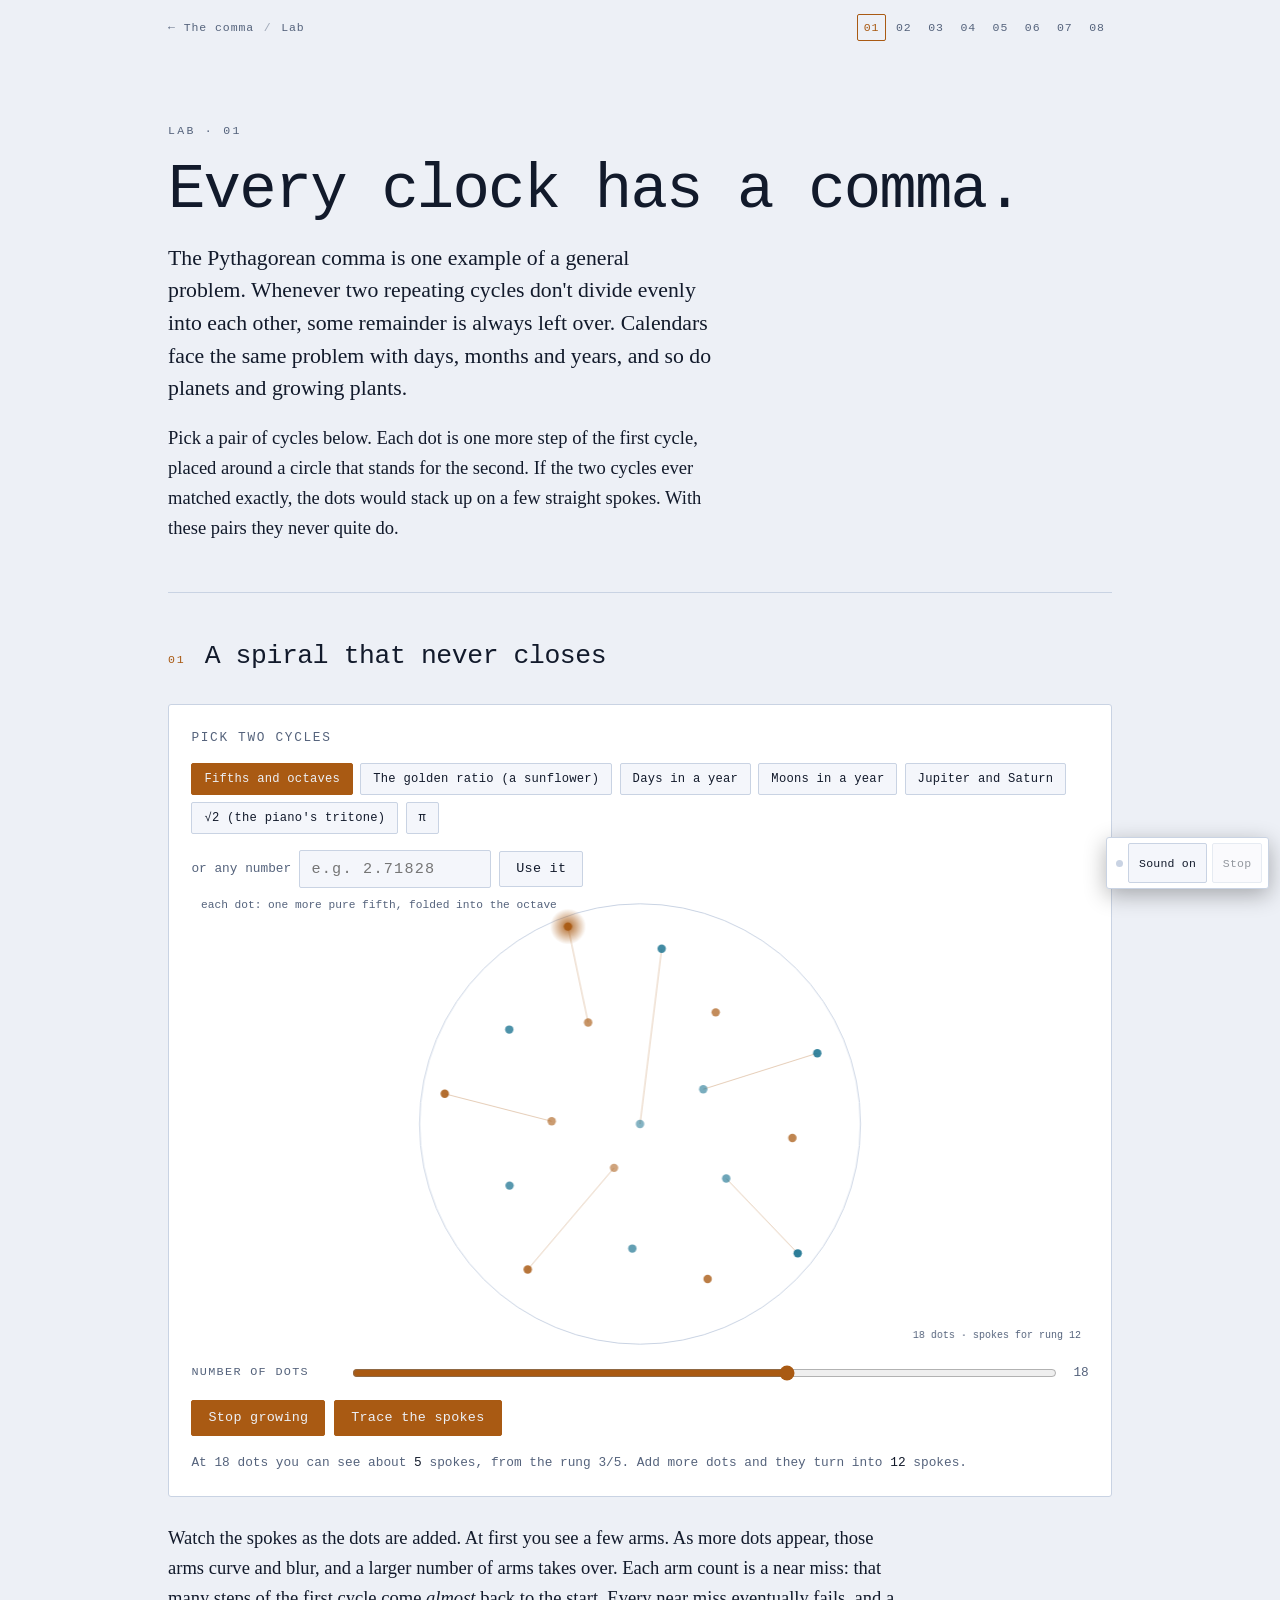
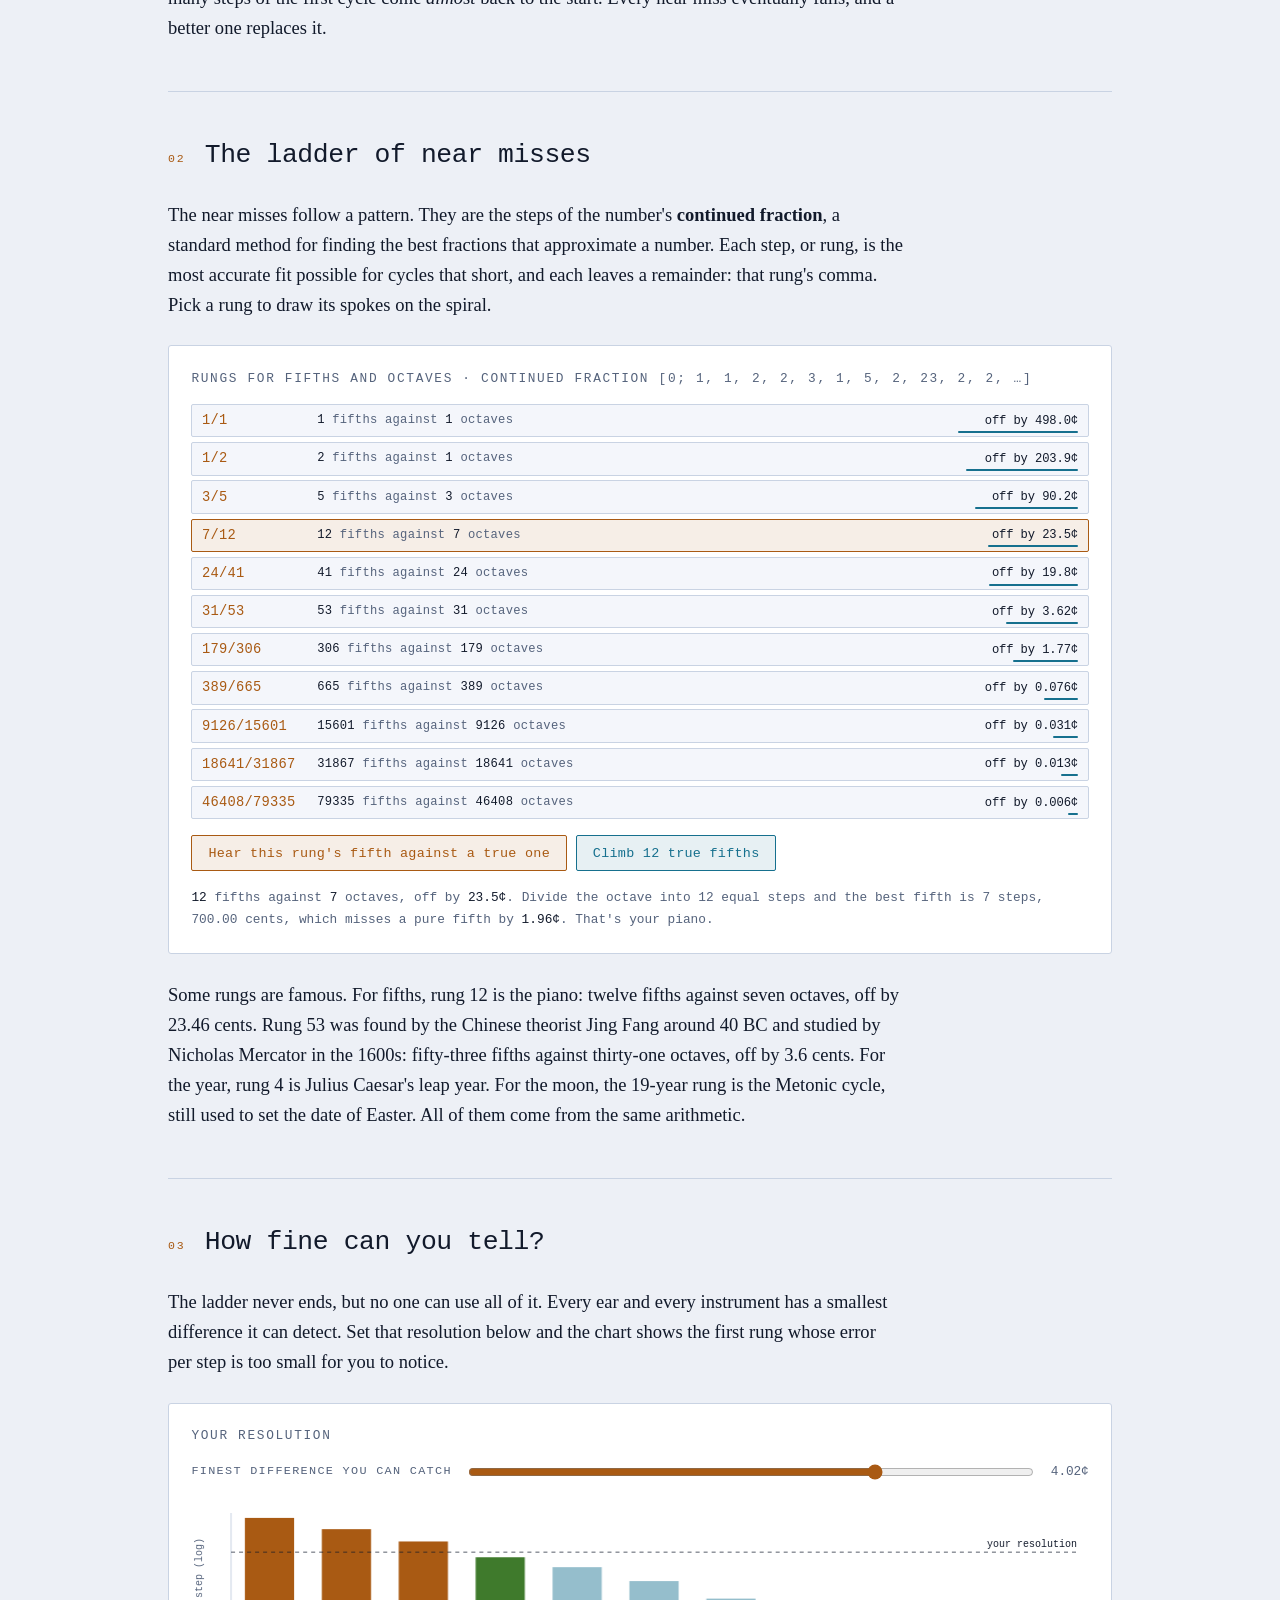
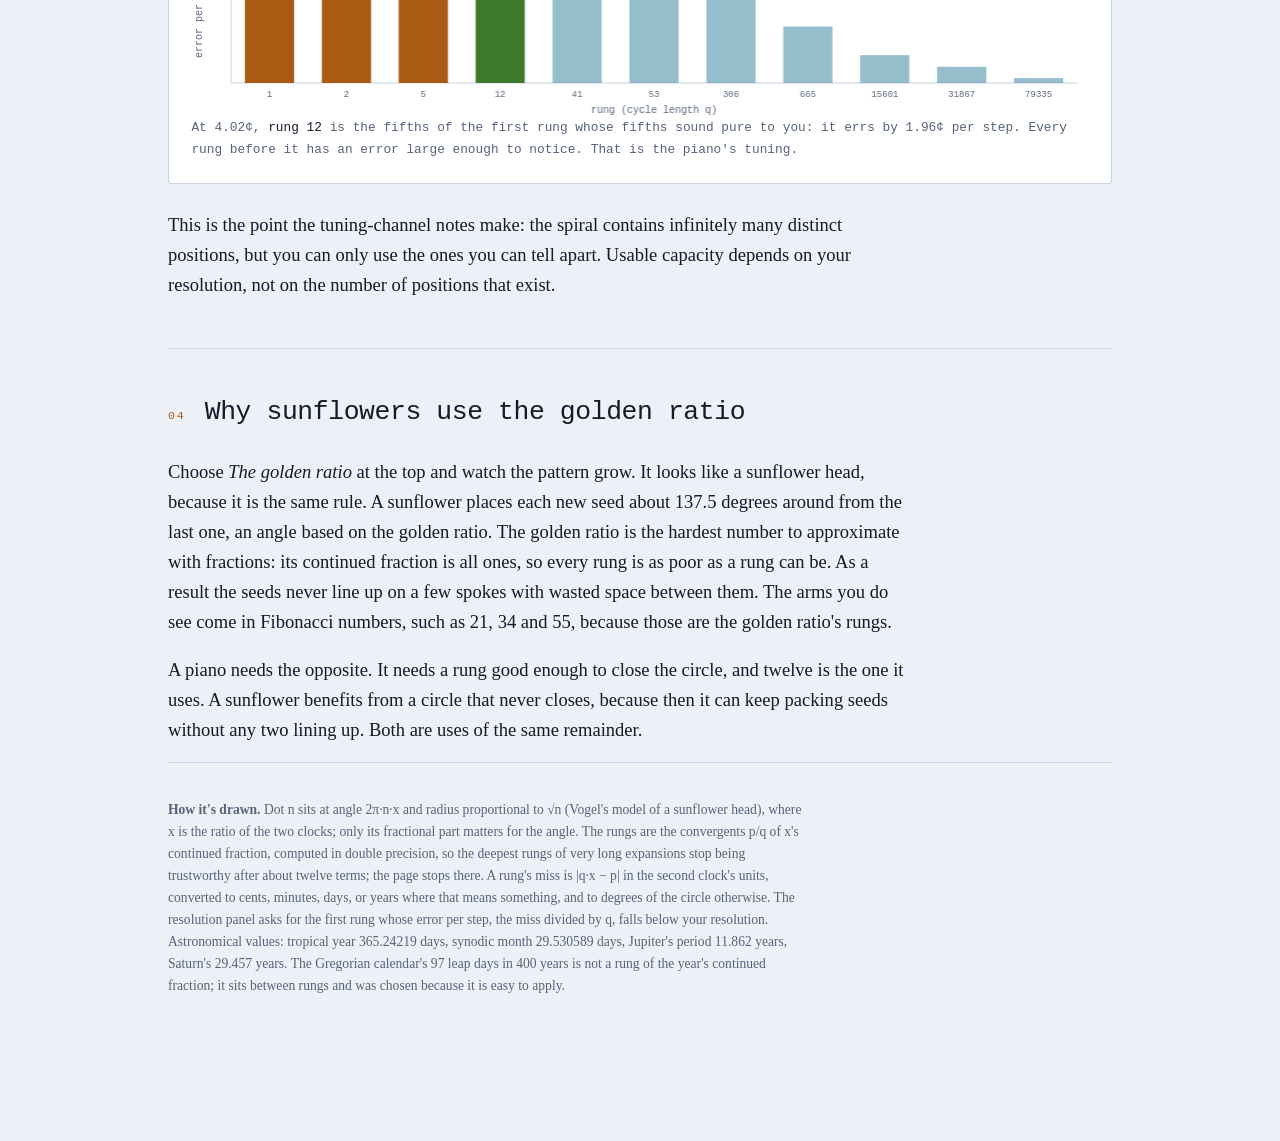
<file: lab/ladder.html>
<!doctype html>
<html lang="en">
<meta charset="utf-8">
<meta name="viewport" content="width=device-width, initial-scale=1">
<title>Every Clock Has a Comma</title>
<link rel="stylesheet" href="lab.css">
<style>
  .preset-row { display: flex; flex-wrap: wrap; gap: 0.45rem; margin: 0.4rem 0 1rem; }
  .preset-row button { font-size: 0.76rem; padding: 0.5rem 0.75rem; }
  .ladder { display: grid; gap: 0.3rem; margin-top: 0.6rem; }
  .rung {
    display: grid; grid-template-columns: 6.4rem 1fr 7.5rem; align-items: center; gap: 0.8rem;
    font-family: var(--mono); font-size: 0.76rem; padding: 0.45rem 0.6rem; border: 1px solid var(--rule);
    border-radius: 2px; background: var(--panel-2); cursor: pointer; color: var(--ink); text-align: left;
    width: 100%;
  }
  .rung:hover { border-color: var(--dim); }
  .rung[aria-pressed="true"] { border-color: var(--temper); background: var(--temper-soft); color: var(--ink); }
  .rung .frac { color: var(--temper); font-size: 0.86rem; }
  .rung .what { color: var(--dim); white-space: normal; line-height: 1.4; }
  .rung .what b { color: var(--ink); font-weight: 500; }
  .rung .miss { text-align: right; position: relative; }
  .rung .miss i { position: absolute; right: 0; bottom: -0.32rem; height: 2px; background: var(--just); border-radius: 1px; }
  @media (max-width: 40rem) {
    .rung { grid-template-columns: 3.6rem 1fr; }
    .rung .miss { grid-column: 1 / -1; text-align: left; }
    .rung .miss i { left: 0; right: auto; }
  }
  .custom { display: flex; gap: 0.5rem; align-items: center; flex-wrap: wrap; }
  .custom input { max-width: 12rem; }
  .canvas-wrap { position: relative; }
  .corner-tag { position: absolute; left: 0.6rem; top: 0.5rem; font-family: var(--mono); font-size: 0.7rem; color: var(--dim); pointer-events: none; }
</style>

<div class="wrap">

<header class="hero">
  <span class="eyebrow">Lab &middot; 01</span>
  <h1>Every clock has a comma.</h1>
  <p class="lede">The Pythagorean comma is one example of a general problem. Whenever two repeating cycles don't divide evenly into each other, some remainder is always left over. Calendars face the same problem with days, months and years, and so do planets and growing plants.</p>
  <p>Pick a pair of cycles below. Each dot is one more step of the first cycle, placed around a circle that stands for the second. If the two cycles ever matched exactly, the dots would stack up on a few straight spokes. With these pairs they never quite do.</p>
</header>

<section>
  <div class="sec-head">
    <span class="sec-mark">01</span>
    <div><h2>A spiral that never closes</h2></div>
  </div>

  <div class="panel">
    <h3>Pick two cycles</h3>
    <div class="preset-row" id="presets" role="group" aria-label="Which pair of cycles"></div>
    <div class="custom">
      <label for="custom-x" class="readout">or any number</label>
      <input type="text" id="custom-x" inputmode="decimal" placeholder="e.g. 2.71828" spellcheck="false">
      <button id="custom-go">Use it</button>
    </div>
    <div class="canvas-wrap">
      <canvas id="spiral" height="460" aria-label="Spiral of points, each one more step of the first clock laid around the second clock's face; spokes show the best near-returns"></canvas>
      <span class="corner-tag" id="spiral-tag"></span>
    </div>
    <div class="slider-row">
      <label for="npts">Number of dots</label>
      <input type="range" id="npts" min="0" max="1000" value="620">
      <span class="readout num" id="npts-val">1,000</span>
    </div>
    <div class="btn-row">
      <button id="grow" aria-pressed="false">Grow it from the start</button>
      <button id="arms" aria-pressed="true">Trace the spokes</button>
    </div>
    <div class="readout" id="spiral-read"></div>
  </div>

  <p class="wide">Watch the spokes as the dots are added. At first you see a few arms. As more dots appear, those arms curve and blur, and a larger number of arms takes over. Each arm count is a near miss: that many steps of the first cycle come <em>almost</em> back to the start. Every near miss eventually fails, and a better one replaces it.</p>
</section>

<section>
  <div class="sec-head">
    <span class="sec-mark">02</span>
    <div><h2>The ladder of near misses</h2></div>
  </div>

  <p class="wide">The near misses follow a pattern. They are the steps of the number's <strong>continued fraction</strong>, a standard method for finding the best fractions that approximate a number. Each step, or rung, is the most accurate fit possible for cycles that short, and each leaves a remainder: that rung's comma. Pick a rung to draw its spokes on the spiral.</p>

  <div class="panel">
    <h3 id="ladder-title">Rungs</h3>
    <div class="ladder" id="ladder"></div>
    <div class="btn-row" id="sound-row" hidden>
      <button id="b-dyad" data-tone="temper" data-needs-sound>Hear this rung's fifth against a true one</button>
      <button id="b-climb" data-tone="just" data-needs-sound>Climb that many true fifths</button>
    </div>
    <div class="readout" id="ladder-read"></div>
  </div>

  <p class="wide">Some rungs are famous. For fifths, rung 12 is the piano: twelve fifths against seven octaves, off by 23.46 cents. Rung 53 was found by the Chinese theorist Jing Fang around 40 BC and studied by Nicholas Mercator in the 1600s: fifty-three fifths against thirty-one octaves, off by 3.6 cents. For the year, rung 4 is Julius Caesar's leap year. For the moon, the 19-year rung is the Metonic cycle, still used to set the date of Easter. All of them come from the same arithmetic.</p>
</section>

<section>
  <div class="sec-head">
    <span class="sec-mark">03</span>
    <div><h2>How fine can you tell?</h2></div>
  </div>

  <p class="wide">The ladder never ends, but no one can use all of it. Every ear and every instrument has a smallest difference it can detect. Set that resolution below and the chart shows the first rung whose error per step is too small for you to notice.</p>

  <div class="panel">
    <h3>Your resolution</h3>
    <div class="slider-row">
      <label for="res">Finest difference you can catch</label>
      <input type="range" id="res" min="0" max="1000" value="725">
      <span class="readout num" id="res-val"></span>
    </div>
    <canvas id="reschart" height="220" aria-label="Error per step of each rung against your resolution"></canvas>
    <div class="readout" id="res-read"></div>
  </div>

  <p class="wide">This is the point the tuning-channel notes make: the spiral contains infinitely many distinct positions, but you can only use the ones you can tell apart. Usable capacity depends on your resolution, not on the number of positions that exist.</p>
</section>

<section>
  <div class="sec-head">
    <span class="sec-mark">04</span>
    <div><h2>Why sunflowers use the golden ratio</h2></div>
  </div>

  <p class="wide">Choose <em>The golden ratio</em> at the top and watch the pattern grow. It looks like a sunflower head, because it is the same rule. A sunflower places each new seed about 137.5 degrees around from the last one, an angle based on the golden ratio. The golden ratio is the hardest number to approximate with fractions: its continued fraction is all ones, so every rung is as poor as a rung can be. As a result the seeds never line up on a few spokes with wasted space between them. The arms you do see come in Fibonacci numbers, such as 21, 34 and 55, because those are the golden ratio's rungs.</p>

  <p class="wide">A piano needs the opposite. It needs a rung good enough to close the circle, and twelve is the one it uses. A sunflower benefits from a circle that never closes, because then it can keep packing seeds without any two lining up. Both are uses of the same remainder.</p>

  <div class="foot">
    <p class="note"><strong>How it's drawn.</strong> Dot n sits at angle 2&pi;&middot;n&middot;x and radius proportional to &radic;n (Vogel's model of a sunflower head), where x is the ratio of the two clocks; only its fractional part matters for the angle. The rungs are the convergents p/q of x's continued fraction, computed in double precision, so the deepest rungs of very long expansions stop being trustworthy after about twelve terms; the page stops there. A rung's miss is |q&middot;x &minus; p| in the second clock's units, converted to cents, minutes, days, or years where that means something, and to degrees of the circle otherwise. The resolution panel asks for the first rung whose error per step, the miss divided by q, falls below your resolution. Astronomical values: tropical year 365.24219 days, synodic month 29.530589 days, Jupiter's period 11.862 years, Saturn's 29.457 years. The Gregorian calendar's 97 leap days in 400 years is not a rung of the year's continued fraction; it sits between rungs and was chosen because it is easy to apply.</p>
  </div>
</section>

</div>

<script src="kit.js"></script>
<script>
(function () {
  "use strict";
  Kit.nav("ladder.html");
  Kit.soundBar();

  var fit = Kit.fit, css = Kit.css, alpha = Kit.alpha, S = Kit.sound;
  var TAU = Math.PI * 2;
  var YEAR = 365.24219, MONTH = 29.530589, JUP = 11.862, SAT = 29.457;

  function fmtCents(c) { return c >= 10 ? c.toFixed(1) + "¢" : c >= 0.1 ? c.toFixed(2) + "¢" : c.toFixed(3) + "¢"; }
  function fmtTime(days) {
    var m = days * 1440;
    if (m < 1) return (m * 60).toFixed(1) + " seconds";
    if (m < 120) return m.toFixed(m < 10 ? 1 : 0) + " minutes";
    var hr = m / 60;
    if (hr < 48) return hr.toFixed(1) + " hours";
    return days.toFixed(1) + " days";
  }
  function fmtDeg(d) { return d >= 1 ? d.toFixed(2) + "°" : d >= 0.01 ? d.toFixed(3) + "°" : d.toExponential(1) + "°"; }

  // Each preset: the number x, and how to talk about a rung p/q.
  var PRESETS = {
    fifths: {
      label: "Fifths and octaves", x: Math.log2(1.5),
      tag: "each dot: one more pure fifth, folded into the octave",
      rung: function (p, q, miss) { return "<b>" + q + "</b> fifths against <b>" + p + "</b> octaves"; },
      missStr: function (miss) { return fmtCents(miss * 1200); },
      unit: function (perStep) { return fmtCents(perStep * 1200); },
      resUnit: "cents", resRange: [0.02, 30], resToX: function (r) { return r / 1200; },
      resFmt: function (r) { return fmtCents(r); },
      resWhat: "the fifths of the first rung whose fifths sound pure to you",
      music: true
    },
    golden: {
      label: "The golden ratio (a sunflower)", x: (1 + Math.sqrt(5)) / 2,
      tag: "each dot: one more seed, 137.5° past the last",
      rung: function (p, q) { return "<b>" + q + "</b> seeds come round <b>" + p + "</b> times"; },
      missStr: function (miss) { return fmtDeg(miss * 360); },
      unit: function (perStep) { return fmtDeg(perStep * 360); },
      resUnit: "degrees", resRange: [0.001, 20], resToX: function (r) { return r / 360; },
      resFmt: function (r) { return fmtDeg(r); },
      resWhat: "the first rung whose spokes look straight to you"
    },
    year: {
      label: "Days in a year", x: YEAR,
      tag: "each dot: one more year, laid around the day",
      rung: function (p, q) { var leap = p - 365 * q; return "<b>" + q + "</b> years with <b>" + leap + "</b> leap day" + (leap === 1 ? "" : "s"); },
      missStr: function (miss) { return fmtTime(miss); },
      unit: function (perStep) { return fmtTime(perStep) + "/yr"; },
      resUnit: "minutes per year", resRange: [0.05, 300], resToX: function (r) { return r / 1440; },
      resFmt: function (r) { return r < 1 ? (r * 60).toFixed(0) + " s/yr" : r.toFixed(r < 10 ? 1 : 0) + " min/yr"; },
      resWhat: "the first leap rule whose yearly drift you would never notice"
    },
    moon: {
      label: "Moons in a year", x: YEAR / MONTH,
      tag: "each dot: one more year, laid around the lunar month",
      rung: function (p, q) { return "<b>" + q + "</b> years against <b>" + p + "</b> new moons"; },
      missStr: function (miss) { return fmtTime(miss * MONTH); },
      unit: function (perStep) { return fmtTime(perStep * MONTH) + "/yr"; },
      resUnit: "minutes per year", resRange: [0.05, 3000], resToX: function (r) { return r / 1440 / MONTH; },
      resFmt: function (r) { return r < 1 ? (r * 60).toFixed(0) + " s/yr" : r < 120 ? r.toFixed(r < 10 ? 1 : 0) + " min/yr" : (r / 60).toFixed(1) + " h/yr"; },
      resWhat: "the first lunar calendar whose drift you would never notice"
    },
    planets: {
      label: "Jupiter and Saturn", x: SAT / JUP,
      tag: "each dot: one more Saturn year, laid around Jupiter's",
      rung: function (p, q) { return "<b>" + q + "</b> Saturn orbits against <b>" + p + "</b> of Jupiter's"; },
      missStr: function (miss) { return (miss * JUP).toFixed(miss * JUP < 0.1 ? 3 : 2) + " years"; },
      unit: function (perStep) { return (perStep * JUP * 365.25).toFixed(1) + " days/orbit"; },
      resUnit: "days per orbit", resRange: [0.05, 200], resToX: function (r) { return r / 365.25 / JUP; },
      resFmt: function (r) { return r.toFixed(r < 10 ? 2 : 0) + " d/orbit"; },
      resWhat: "the first resonance you could not tell from exact"
    },
    root2: {
      label: "√2 (the piano's tritone)", x: Math.SQRT2,
      tag: "each dot: one more step of √2, the equal-tempered tritone",
      rung: function (p, q) { return "<b>" + p + "/" + q + "</b>"; },
      missStr: function (miss) { return fmtDeg(miss * 360); },
      unit: function (perStep) { return fmtDeg(perStep * 360); },
      resUnit: "degrees", resRange: [0.001, 20], resToX: function (r) { return r / 360; },
      resFmt: function (r) { return fmtDeg(r); },
      resWhat: "the first rung whose spokes look straight to you"
    },
    pi: {
      label: "π", x: Math.PI,
      tag: "each dot: one more step of π around the circle",
      rung: function (p, q) { return "<b>" + p + "/" + q + "</b>"; },
      missStr: function (miss) { return fmtDeg(miss * 360); },
      unit: function (perStep) { return fmtDeg(perStep * 360); },
      resUnit: "degrees", resRange: [0.0001, 20], resToX: function (r) { return r / 360; },
      resFmt: function (r) { return fmtDeg(r); },
      resWhat: "the first rung whose spokes look straight to you"
    }
  };
  var ORDER = ["fifths", "golden", "year", "moon", "planets", "root2", "pi"];

  function customPreset(x) {
    return {
      label: "x = " + x, x: x, tag: "each dot: one more step of " + x,
      rung: function (p, q) { return "<b>" + p + "/" + q + "</b>"; },
      missStr: function (miss) { return fmtDeg(miss * 360); },
      unit: function (perStep) { return fmtDeg(perStep * 360); },
      resUnit: "degrees", resRange: [0.0001, 20], resToX: function (r) { return r / 360; },
      resFmt: function (r) { return fmtDeg(r); },
      resWhat: "the first rung whose spokes look straight to you"
    };
  }

  // continued fraction and its convergents
  function ladderOf(x) {
    var terms = [], v = x, out = [];
    var hm2 = 0, hm1 = 1, km2 = 1, km1 = 0;
    for (var i = 0; i < 14; i++) {
      var a = Math.floor(v);
      terms.push(a);
      var h = a * hm1 + hm2, k = a * km1 + km2;
      hm2 = hm1; hm1 = h; km2 = km1; km1 = k;
      var miss = Math.abs(k * x - h);
      if (k >= 1 && h >= 1 && k <= 99999 && out.length < 11) out.push({ p: h, q: k, a: a, miss: miss });
      var fr = v - a;
      if (fr < 1e-9 || k > 1e7) break;
      v = 1 / fr;
    }
    return { terms: terms, rungs: out };
  }

  var cur = null, curKey = "fifths", L = null, sel = null;

  // ── preset buttons ──
  var presetHost = document.getElementById("presets");
  ORDER.forEach(function (k) {
    var b = document.createElement("button");
    b.textContent = PRESETS[k].label;
    b.dataset.key = k;
    b.addEventListener("click", function () { choose(k); });
    presetHost.appendChild(b);
  });
  document.getElementById("custom-go").addEventListener("click", useCustom);
  document.getElementById("custom-x").addEventListener("keydown", function (e) { if (e.key === "Enter") useCustom(); });
  function useCustom() {
    var raw = document.getElementById("custom-x").value.trim().toLowerCase();
    var x = raw === "e" ? Math.E : raw === "pi" || raw === "π" ? Math.PI : parseFloat(raw);
    if (!isFinite(x) || x <= 0) { document.getElementById("spiral-read").textContent = "That doesn't look like a positive number."; return; }
    choose("custom", customPreset(x));
  }

  function choose(key, preset) {
    curKey = key;
    cur = preset || PRESETS[key];
    L = ladderOf(cur.x);
    presetHost.querySelectorAll("button").forEach(function (b) {
      b.setAttribute("aria-pressed", b.dataset.key === key ? "true" : "false");
    });
    // default rung: the piano for fifths, otherwise the rung nearest a few dozen
    var def = null;
    L.rungs.forEach(function (r) { if (key === "fifths" ? r.q === 12 : (r.q >= 3 && r.q <= 60)) def = def && key === "fifths" ? def : r; });
    if (!def) def = L.rungs[Math.min(2, L.rungs.length - 1)];
    sel = def;
    document.getElementById("spiral-tag").textContent = cur.tag;
    document.getElementById("sound-row").hidden = !cur.music;
    buildLadder();
    setupRes();
    restartGrowIfOn();
    drawSpiral();
    drawRes();
  }

  // ── ladder list ──
  function buildLadder() {
    var host = document.getElementById("ladder");
    host.innerHTML = "";
    var maxLog = 0, minLog = 0;
    var logs = L.rungs.map(function (r) { return Math.log10(Math.max(r.miss, 1e-12)); });
    maxLog = Math.max.apply(null, logs); minLog = Math.min.apply(null, logs);
    L.rungs.forEach(function (r, i) {
      var b = document.createElement("button");
      b.className = "rung";
      b.setAttribute("aria-pressed", r === sel ? "true" : "false");
      var w = maxLog > minLog ? (logs[i] - minLog) / (maxLog - minLog) : 1;
      b.innerHTML = "<span class='frac'>" + r.p + "/" + r.q + "</span>" +
        "<span class='what'>" + cur.rung(r.p, r.q, r.miss) + "</span>" +
        "<span class='miss num'>off by " + cur.missStr(r.miss) + "<i style='width:" + (8 + 92 * w).toFixed(0) + "%'></i></span>";
      b.addEventListener("click", function () { sel = r; buildLadder(); drawSpiral(); describeRung(); });
      host.appendChild(b);
    });
    document.getElementById("ladder-title").textContent = "Rungs for " + cur.label.toLowerCase() +
      " · continued fraction [" + L.terms[0] + "; " + L.terms.slice(1, 12).join(", ") + (L.terms.length > 12 ? ", …" : "") + "]";
    describeRung();
  }

  function describeRung() {
    var r = sel;
    var t = cur.rung(r.p, r.q, r.miss) + ", off by <b class='temp-t'>" + cur.missStr(r.miss) + "</b>.";
    if (cur.music) {
      var step = 1200 / r.q, fifthSteps = Math.round(Kit.PURE_FIFTH / step);
      var fifth = fifthSteps * step;
      t += " Divide the octave into " + r.q + " equal steps and the best fifth is " + fifthSteps + " steps, " +
        fifth.toFixed(2) + " cents, which misses a pure fifth by <b>" + fmtCents(Math.abs(fifth - Kit.PURE_FIFTH)) + "</b>.";
      if (r.q === 12) t += " That's your piano.";
      if (r.q === 53) t += " Mercator's comma lives here.";
      document.getElementById("b-dyad").disabled = S.isMuted() || r.q > 400;
      document.getElementById("b-climb").textContent = "Climb " + r.q + " true fifths";
      document.getElementById("b-climb").disabled = S.isMuted() || r.q > 120;
    }
    if (curKey === "year" && r.q === 4) t += " Julius Caesar's leap year, 46 BC. It drifts one day against the seasons every 128 years, which is why ten days were skipped in October 1582 when the Gregorian calendar replaced it.";
    if (curKey === "year" && r.q === 33) t += " Omar Khayyam's calendar used a 33-year cycle much like this one.";
    if (curKey === "moon" && r.q === 19) t += " The Metonic cycle, from 432 BC, still used for the date of Easter and in the Hebrew calendar.";
    if (curKey === "planets" && r.q === 2) t += " Astronomers call this near-match the Great Inequality; Laplace explained it in 1785.";
    if (curKey === "pi" && r.q === 113) t += " Zu Chongzhi's 355/113, around AD 480. It stayed the most accurate known value for about eight hundred years.";
    if (curKey === "golden") t += " These are all Fibonacci numbers: the golden ratio's rungs are ratios of neighboring Fibonacci numbers.";
    document.getElementById("ladder-read").innerHTML = t;
  }

  // ── the spiral ──
  var cv = document.getElementById("spiral");
  var nSlider = document.getElementById("npts");
  var growing = false, growN = 0, growStart = 0;
  var armsOn = true;
  function nFromSlider() { var v = parseInt(nSlider.value, 10) / 1000; return Math.round(Math.pow(10, 1 + v * 2.78)); } // 10 .. ~6000
  function nNow() { return growing ? Math.max(1, Math.floor(growN)) : nFromSlider(); }

  function drawSpiral() {
    var f = fit(cv), g = f.g, w = f.w, h = f.h;
    g.clearRect(0, 0, w, h);
    var n = nNow();
    var cx = w / 2, cy = h / 2 + 6, R = Math.min(w, h) * 0.47;
    var frac = cur.x - Math.floor(cur.x);
    var c = R / Math.sqrt(Math.max(n, 12));
    var justC = css("--just"), tempC = css("--temper"), dimC = css("--dim");
    var q = sel ? sel.q : 0;
    var dotR = Math.max(0.9, Math.min(4.2, c * 0.42));

    // faint guide
    g.strokeStyle = css("--rule"); g.lineWidth = 1;
    g.beginPath(); g.arc(cx, cy, R + 4, 0, TAU); g.stroke();

    // spokes for the selected rung: join every q-th dot
    if (armsOn && q > 0 && q < n) {
      g.lineWidth = 1;
      g.strokeStyle = alpha(tempC, q > 200 ? 0.12 : 0.3);
      for (var arm = 0; arm < Math.min(q, 400); arm++) {
        g.beginPath();
        var first = true;
        for (var k = arm; k < n; k += q) {
          var a = TAU * ((k * frac) % 1) - Math.PI / 2, r = c * Math.sqrt(k);
          var x = cx + Math.cos(a) * r, y = cy + Math.sin(a) * r;
          if (first) { g.moveTo(x, y); first = false; } else g.lineTo(x, y);
        }
        g.stroke();
      }
    }

    // dots: newest brightest; colored by which spoke they sit on
    for (var i = 0; i < n; i++) {
      var ang = TAU * ((i * frac) % 1) - Math.PI / 2;
      var rr = c * Math.sqrt(i);
      var px = cx + Math.cos(ang) * rr, py = cy + Math.sin(ang) * rr;
      var onArm = q > 0 && armsOn ? (i % q) % 2 === 0 : true;
      var age = (n - i) / n;
      g.fillStyle = onArm ? justC : tempC;
      g.globalAlpha = 0.35 + 0.6 * (1 - age * 0.7);
      if (dotR < 1.6) g.fillRect(px - dotR, py - dotR, dotR * 2, dotR * 2);
      else { g.beginPath(); g.arc(px, py, dotR, 0, TAU); g.fill(); }
    }
    g.globalAlpha = 1;

    // the newest dot glows while growing
    if (growing && n > 1) {
      var j = n - 1, aj = TAU * ((j * frac) % 1) - Math.PI / 2, rj = c * Math.sqrt(j);
      var gx = cx + Math.cos(aj) * rj, gy = cy + Math.sin(aj) * rj;
      var grad = g.createRadialGradient(gx, gy, 0, gx, gy, 18);
      grad.addColorStop(0, alpha(tempC, 0.9)); grad.addColorStop(1, alpha(tempC, 0));
      g.fillStyle = grad; g.beginPath(); g.arc(gx, gy, 18, 0, TAU); g.fill();
    }

    g.fillStyle = dimC; g.font = "10px " + css("--mono"); g.textAlign = "right";
    g.fillText(n.toLocaleString() + " dots" + (q && armsOn ? " · spokes for rung " + q : ""), w - 8, h - 10);

    document.getElementById("npts-val").textContent = n.toLocaleString();
    document.getElementById("spiral-read").innerHTML = spiralText(n);
  }

  function spiralText(n) {
    // which rung dominates what the eye sees: the largest q that is still well under n
    var vis = null;
    L.rungs.forEach(function (r) { if (r.q >= 2 && r.q * 3 <= n) vis = r; });
    if (!vis) return "Not enough dots yet to see spokes.";
    var nxt = null;
    L.rungs.forEach(function (r) { if (!nxt && r.q > vis.q) nxt = r; });
    return "At " + n.toLocaleString() + " dots you can see about <b class='temp-t'>" + vis.q +
      "</b> spokes, from the rung " + vis.p + "/" + vis.q + "." +
      (nxt ? " Add more dots and they turn into <b>" + nxt.q + "</b> spokes." : "");
  }

  nSlider.addEventListener("input", function () { if (growing) stopGrow(); drawSpiral(); });

  var bGrow = document.getElementById("grow");
  function stopGrow() { growing = false; bGrow.setAttribute("aria-pressed", "false"); bGrow.textContent = "Grow it from the start"; }
  function restartGrowIfOn() { if (growing) { growN = 1; growStart = performance.now(); } }
  bGrow.addEventListener("click", function () {
    if (growing) { stopGrow(); drawSpiral(); return; }
    growing = true; growN = 1; growStart = performance.now();
    bGrow.setAttribute("aria-pressed", "true"); bGrow.textContent = "Stop growing";
    requestAnimationFrame(growTick);
  });
  var lastG = 0;
  function growTick(t) {
    if (!growing) return;
    if (document.hidden) { requestAnimationFrame(growTick); return; }
    var dt = lastG ? Math.min(0.05, (t - lastG) / 1000) : 0.016;
    lastG = t;
    var target = nFromSlider();
    // slow at first so the first spokes register, then faster
    growN += dt * (Kit.reduced ? 400 : 6 + growN * 0.45);
    if (growN >= target) { growN = target; stopGrow(); }
    drawSpiral();
    if (growing) requestAnimationFrame(growTick);
  }

  var bArms = document.getElementById("arms");
  bArms.addEventListener("click", function () {
    armsOn = !armsOn;
    bArms.setAttribute("aria-pressed", armsOn ? "true" : "false");
    drawSpiral();
  });

  // ── resolution ──
  var resSlider = document.getElementById("res");
  function resValue() {
    var a = cur.resRange[0], b = cur.resRange[1];
    var v = parseInt(resSlider.value, 10) / 1000;
    return a * Math.pow(b / a, v);
  }
  function setupRes() { drawRes(); }
  resSlider.addEventListener("input", drawRes);

  var resCv = document.getElementById("reschart");
  function drawRes() {
    var f = fit(resCv), g = f.g, w = f.w, h = f.h;
    g.clearRect(0, 0, w, h);
    var r = resValue();
    document.getElementById("res-val").textContent = cur.resFmt(r);
    var thr = cur.resToX(r); // in units of x per step
    var rungs = L.rungs.filter(function (z) { return z.q >= 1; });
    var per = rungs.map(function (z) { return z.miss / z.q; });
    var pad = { l: 40, r: 12, t: 16, b: 34 };
    var pw = w - pad.l - pad.r, ph = h - pad.t - pad.b;
    var logs = per.map(function (v) { return Math.log10(Math.max(v, 1e-14)); });
    var lo = Math.min(Math.min.apply(null, logs), Math.log10(thr)) - 0.3;
    var hi = Math.max(Math.max.apply(null, logs), Math.log10(thr)) + 0.3;
    function y(v) { return pad.t + ph * (1 - (Math.log10(Math.max(v, 1e-14)) - lo) / (hi - lo)); }
    g.strokeStyle = css("--rule"); g.lineWidth = 1;
    g.beginPath(); g.moveTo(pad.l, pad.t); g.lineTo(pad.l, pad.t + ph); g.lineTo(pad.l + pw, pad.t + ph); g.stroke();
    var n = rungs.length, bw = pw / n;
    var first = -1;
    for (var i = 0; i < n; i++) if (first < 0 && per[i] < thr) first = i;
    for (var i2 = 0; i2 < n; i2++) {
      var x = pad.l + i2 * bw + bw * 0.18, yy = y(per[i2]);
      var good = per[i2] < thr;
      g.fillStyle = i2 === first ? css("--sage") : good ? alpha(css("--just"), 0.45) : css("--temper");
      g.fillRect(x, yy, bw * 0.64, pad.t + ph - yy);
      g.fillStyle = css("--dim"); g.font = "9px " + css("--mono"); g.textAlign = "center";
      g.fillText(String(rungs[i2].q), x + bw * 0.32, h - pad.b + 14);
    }
    var yt = y(thr);
    g.strokeStyle = css("--ink"); g.setLineDash([4, 4]); g.globalAlpha = 0.7;
    g.beginPath(); g.moveTo(pad.l, yt); g.lineTo(pad.l + pw, yt); g.stroke();
    g.setLineDash([]); g.globalAlpha = 1;
    g.fillStyle = css("--ink"); g.textAlign = "right"; g.font = "10px " + css("--mono");
    g.fillText("your resolution", pad.l + pw, yt - 5);
    g.fillStyle = css("--dim"); g.textAlign = "center";
    g.fillText("rung (cycle length q)", pad.l + pw / 2, h - 4);
    g.save(); g.translate(11, pad.t + ph / 2); g.rotate(-Math.PI / 2);
    g.fillText("error per step (log)", 0, 0); g.restore();

    var read = document.getElementById("res-read");
    if (first < 0) read.innerHTML = "None of the rungs this page computes is fine enough to get below that resolution.";
    else {
      var z = rungs[first];
      read.innerHTML = "At " + cur.resFmt(r) + ", <b class='sage-t'>rung " + z.q + "</b> is " + cur.resWhat +
        ": it errs by " + cur.unit(per[first]) + " per step." +
        (first > 0 ? " Every rung before it has an error large enough to notice." : " Even the first rung is below your resolution.") +
        (cur.music && z.q === 12 ? " That is the piano's tuning." : "");
    }
  }

  // ── sound, for fifths only ──
  document.getElementById("b-dyad").addEventListener("click", function () {
    if (!sel) return;
    var c = S.audio(), t = c.currentTime + 0.05;
    var root = 261.626 * 2;
    var step = 1200 / sel.q, fifthSteps = Math.round(Kit.PURE_FIFTH / step);
    var g5 = root * Math.pow(2, fifthSteps * step / 1200);
    var out = c.createGain(); out.gain.value = 1; out.connect(S.bus());
    var nodes = [];
    [[root, t], [root * 1.5, t], [root, t + 3], [g5, t + 3]].forEach(function (p) {
      S.voice(p[0], p[1], 2.7, 0.15, 4, out).nodes.forEach(function (o) { nodes.push(o); });
    });
    S.register("dyad", out, nodes);
    S.later(function () { S.stop("dyad"); }, 6000);
    var beat = Math.abs(3 * root - 2 * g5);
    document.getElementById("ladder-read").innerHTML = "A pure fifth first, then rung " + sel.q +
      "'s fifth. Their shared overtones beat <b>" + beat.toFixed(2) + "</b> times per second at this pitch" +
      (beat < 0.05 ? ", too slowly to hear." : ".");
  });

  document.getElementById("b-climb").addEventListener("click", function () {
    if (!sel) return;
    var c = S.audio(), t = c.currentTime + 0.05;
    var root = 261.626 * 2, q = sel.q;
    var dt = Math.max(0.05, Math.min(0.28, 3.6 / q));
    var out = c.createGain(); out.gain.value = 1; out.connect(S.bus());
    var nodes = [], f = root;
    for (var i = 0; i <= q; i++) {
      var fold = f; while (fold > root * 2) fold /= 2;
      S.voice(fold, t + i * dt, Math.max(0.12, dt * 1.4), 0.1, 3, out).nodes.forEach(function (o) { nodes.push(o); });
      f *= 1.5;
    }
    var landing = root * Math.pow(1.5, q); while (landing > root * 1.5) landing /= 2;
    var t2 = t + (q + 1) * dt + 0.3;
    S.voice(root, t2, 3.2, 0.16, 4, out).nodes.forEach(function (o) { nodes.push(o); });
    S.voice(landing, t2, 3.2, 0.16, 4, out).nodes.forEach(function (o) { nodes.push(o); });
    S.register("climb", out, nodes);
    S.later(function () { S.stop("climb"); }, (t2 - t + 3.5) * 1000);
    var missC = Math.abs(1200 * Math.log2(landing / root));
    var near = Math.min(missC, 1200 - missC);
    document.getElementById("ladder-read").innerHTML = "Climbing " + q + " pure fifths, folding each back into one octave. It lands " +
      fmtCents(near) + " away from the starting note, so the final chord beats. Every rung misses; better rungs miss by less.";
  });

  S.onChange(function () { if (cur && cur.music) describeRung(); });

  Kit.onTheme(function () { drawSpiral(); drawRes(); });
  choose("fifths");
  // open on a short grow so the spokes are seen to form
  if (!Kit.reduced) bGrow.click();
})();
</script>
</file>
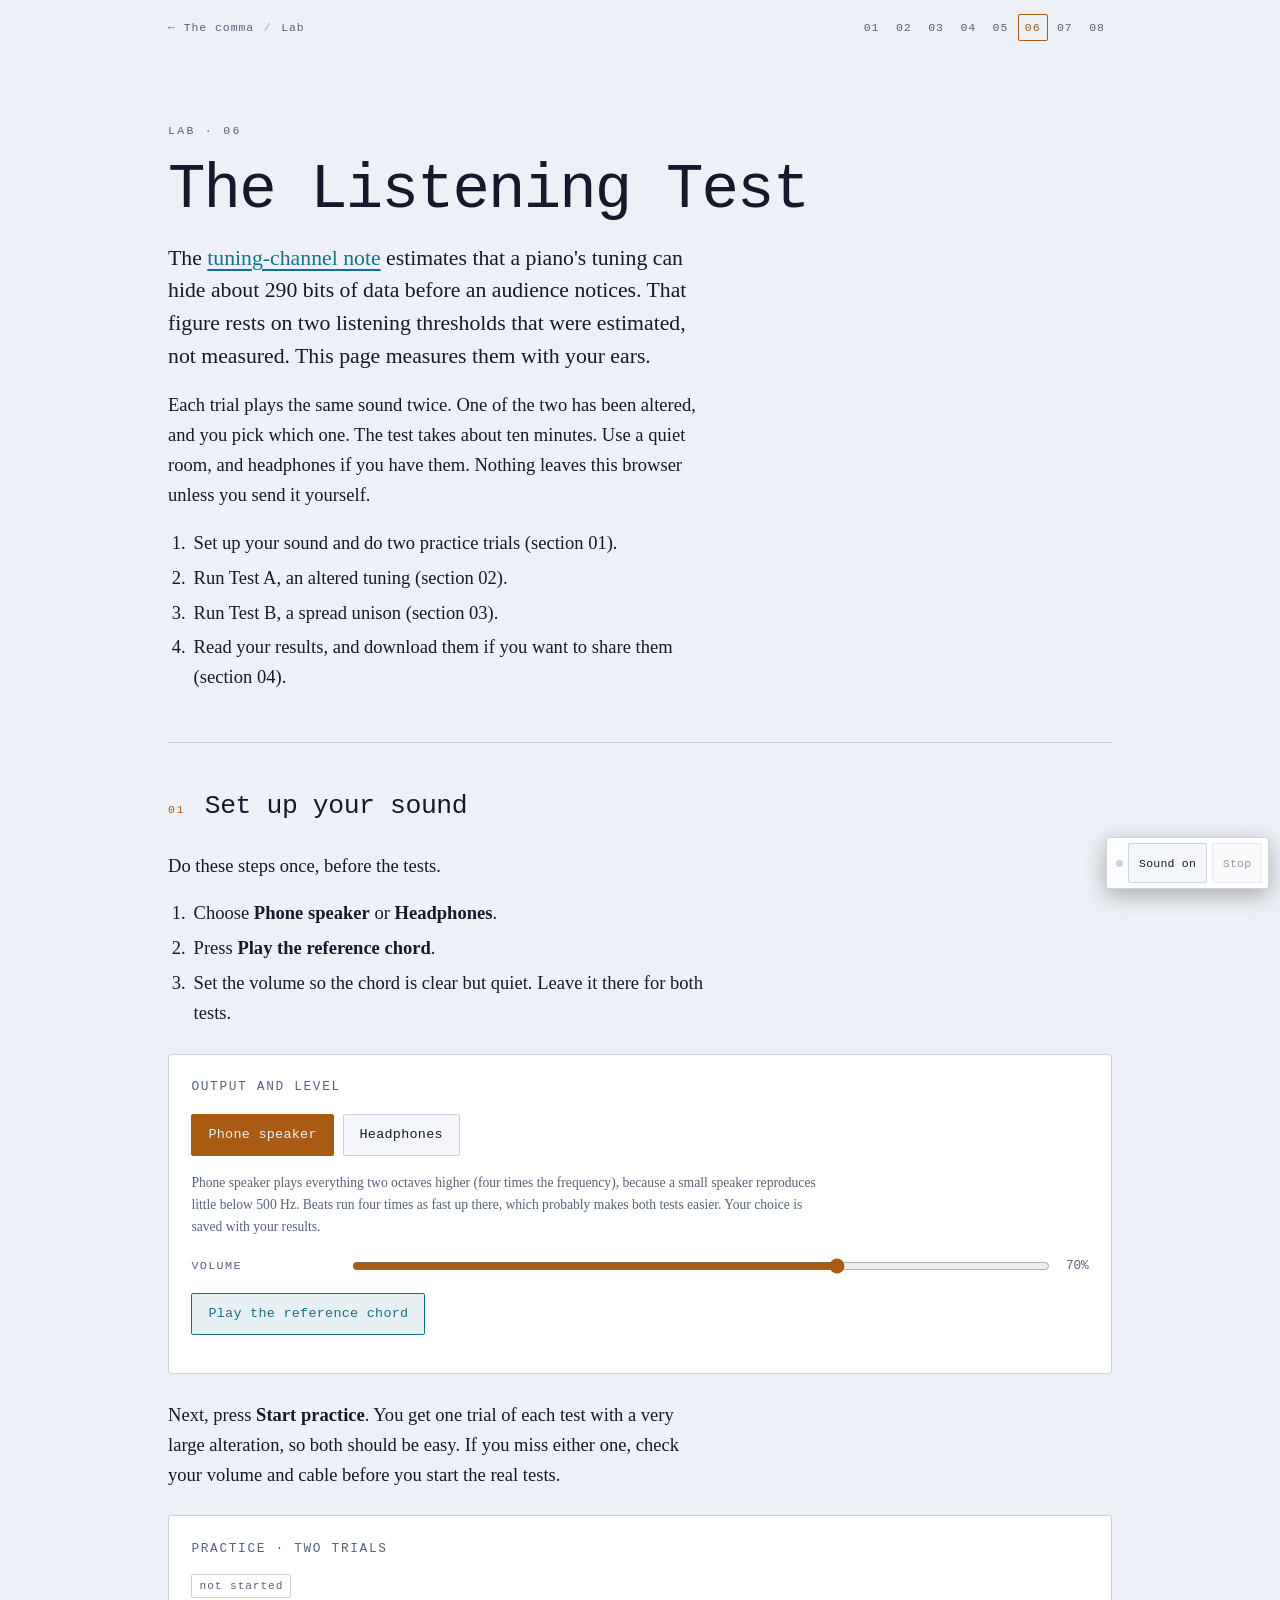
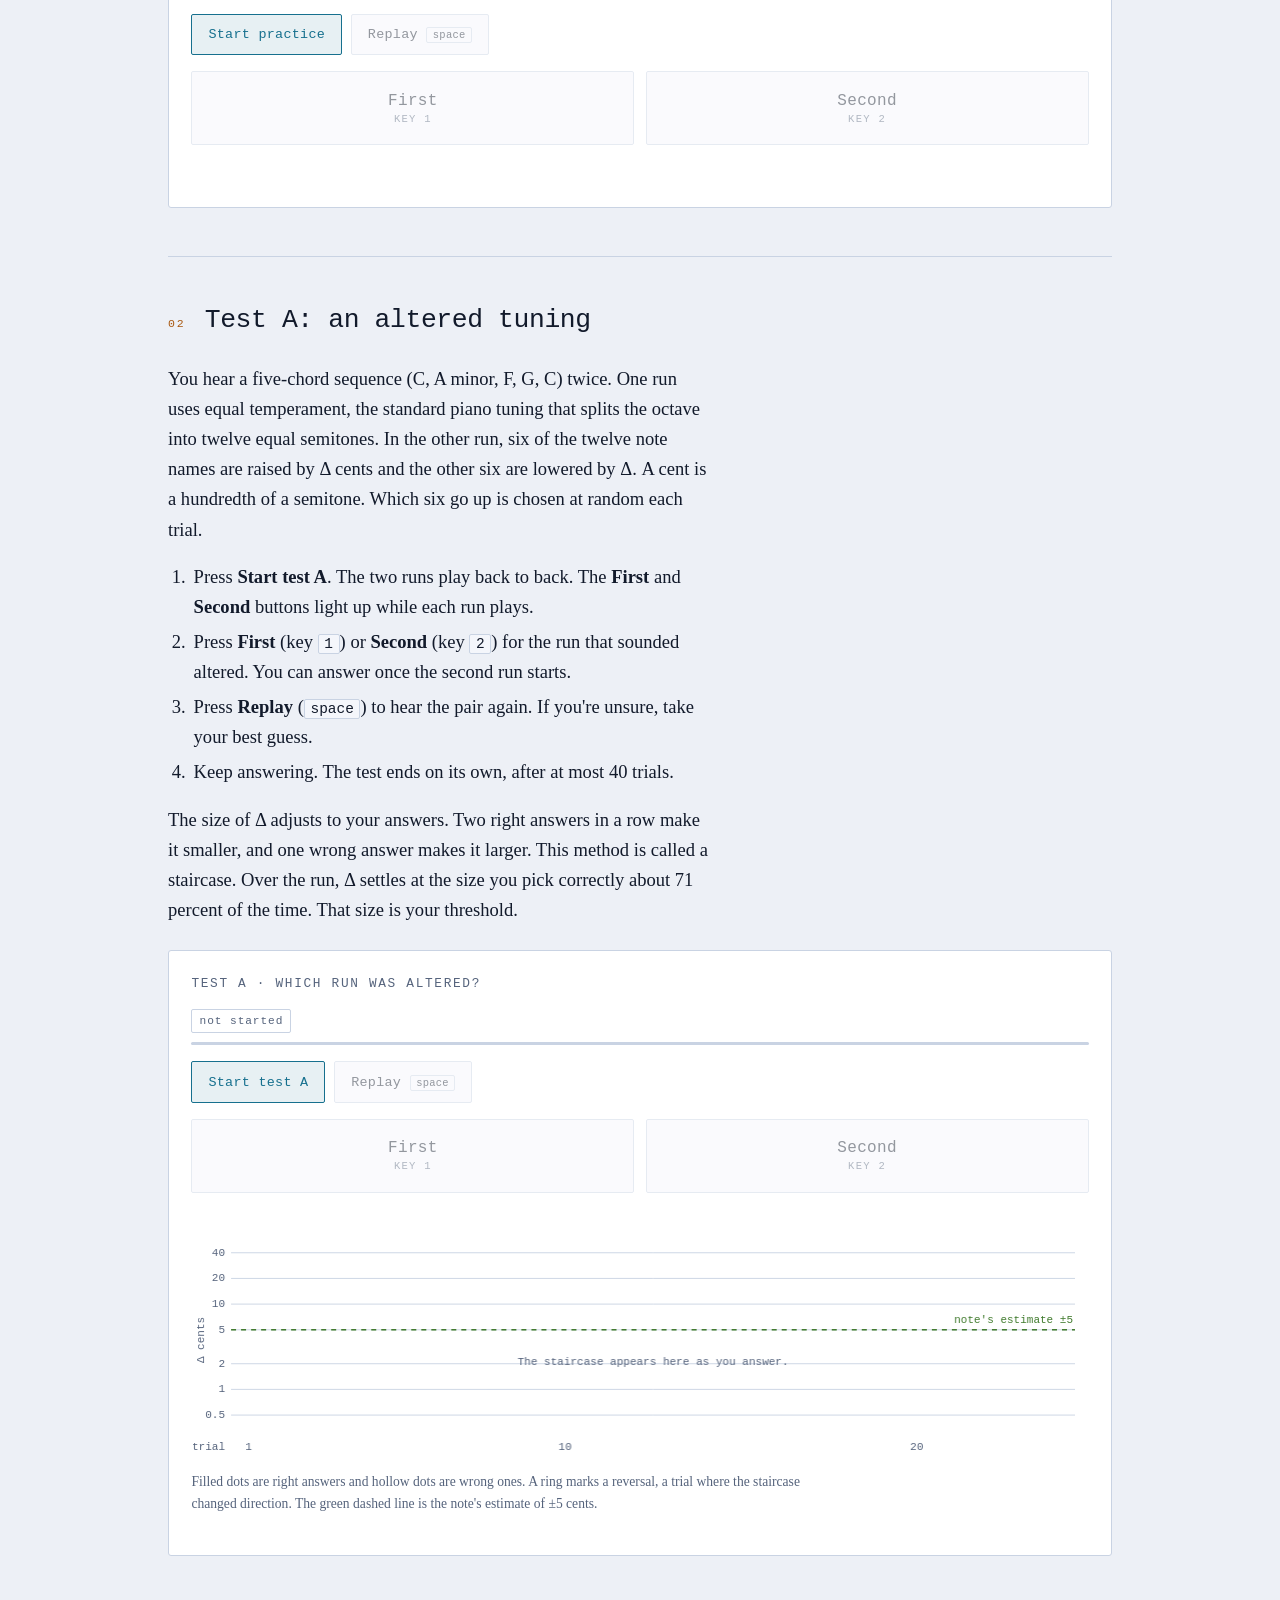
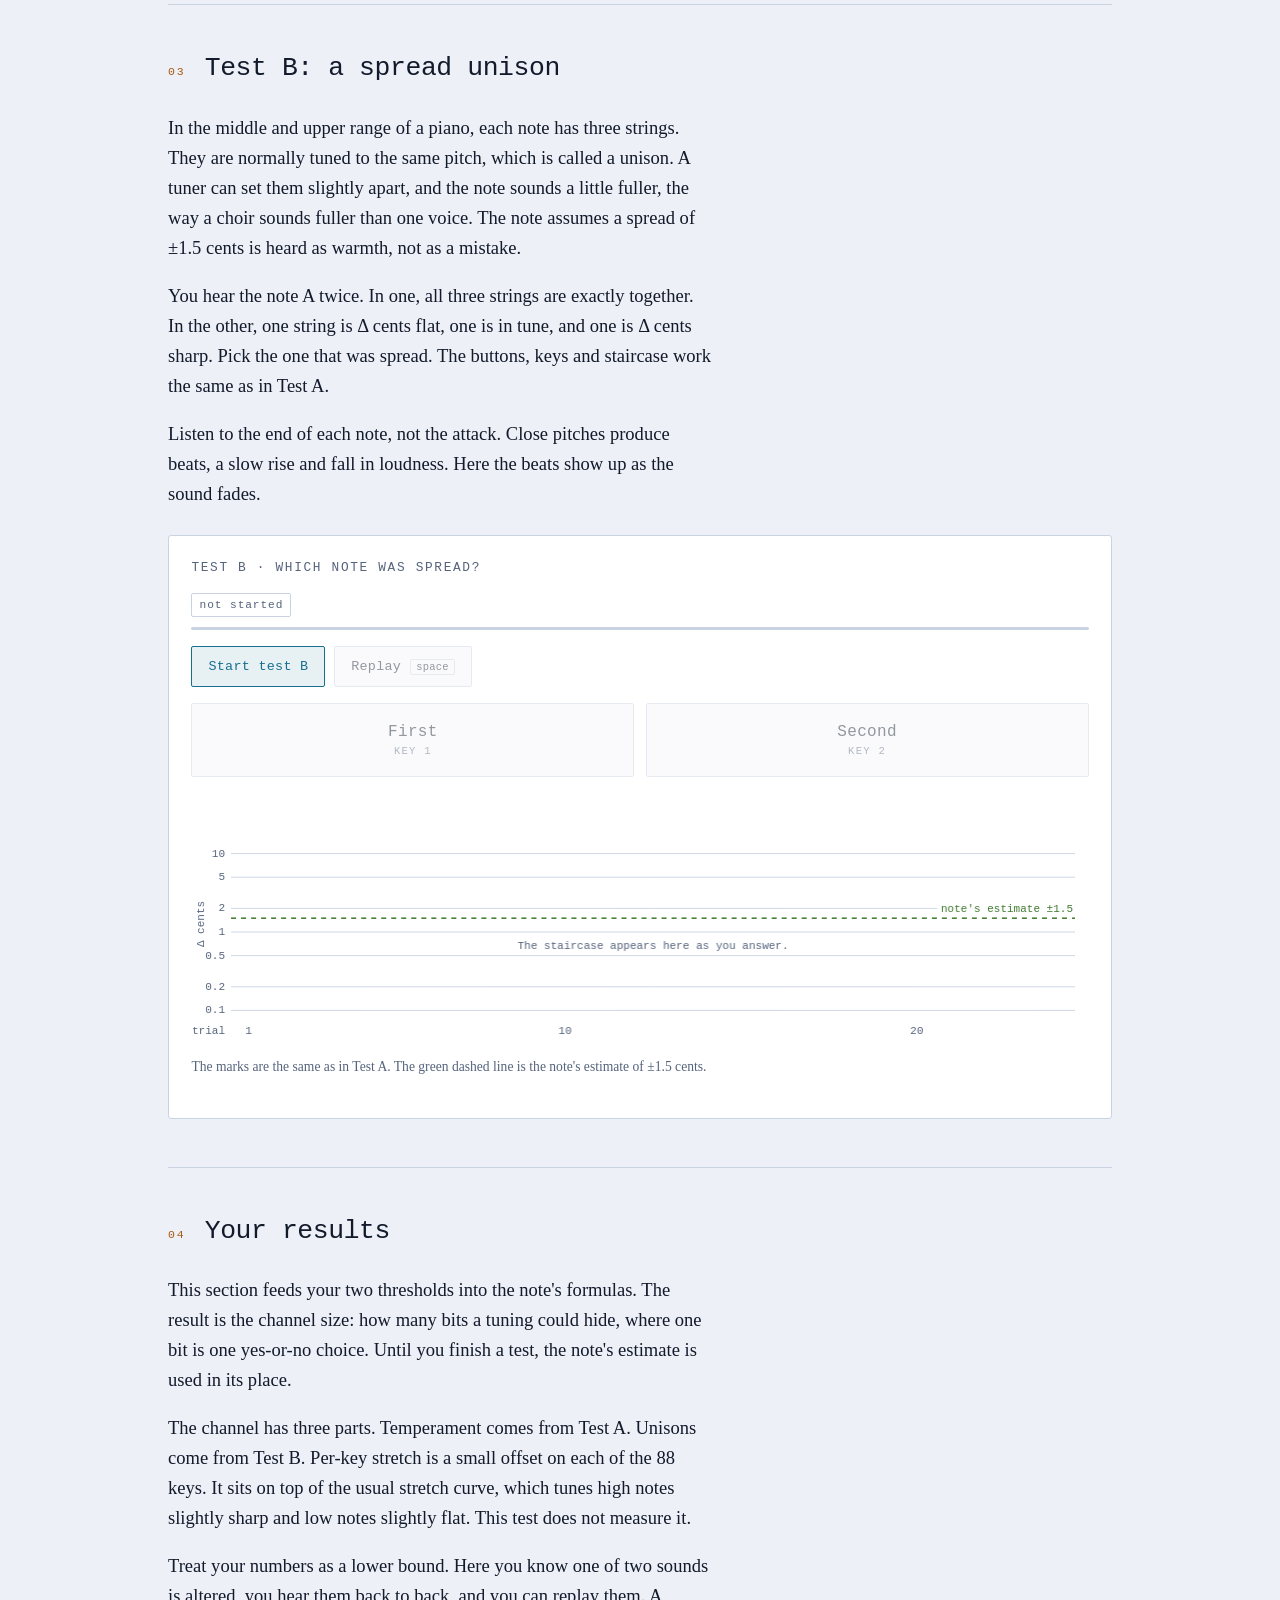
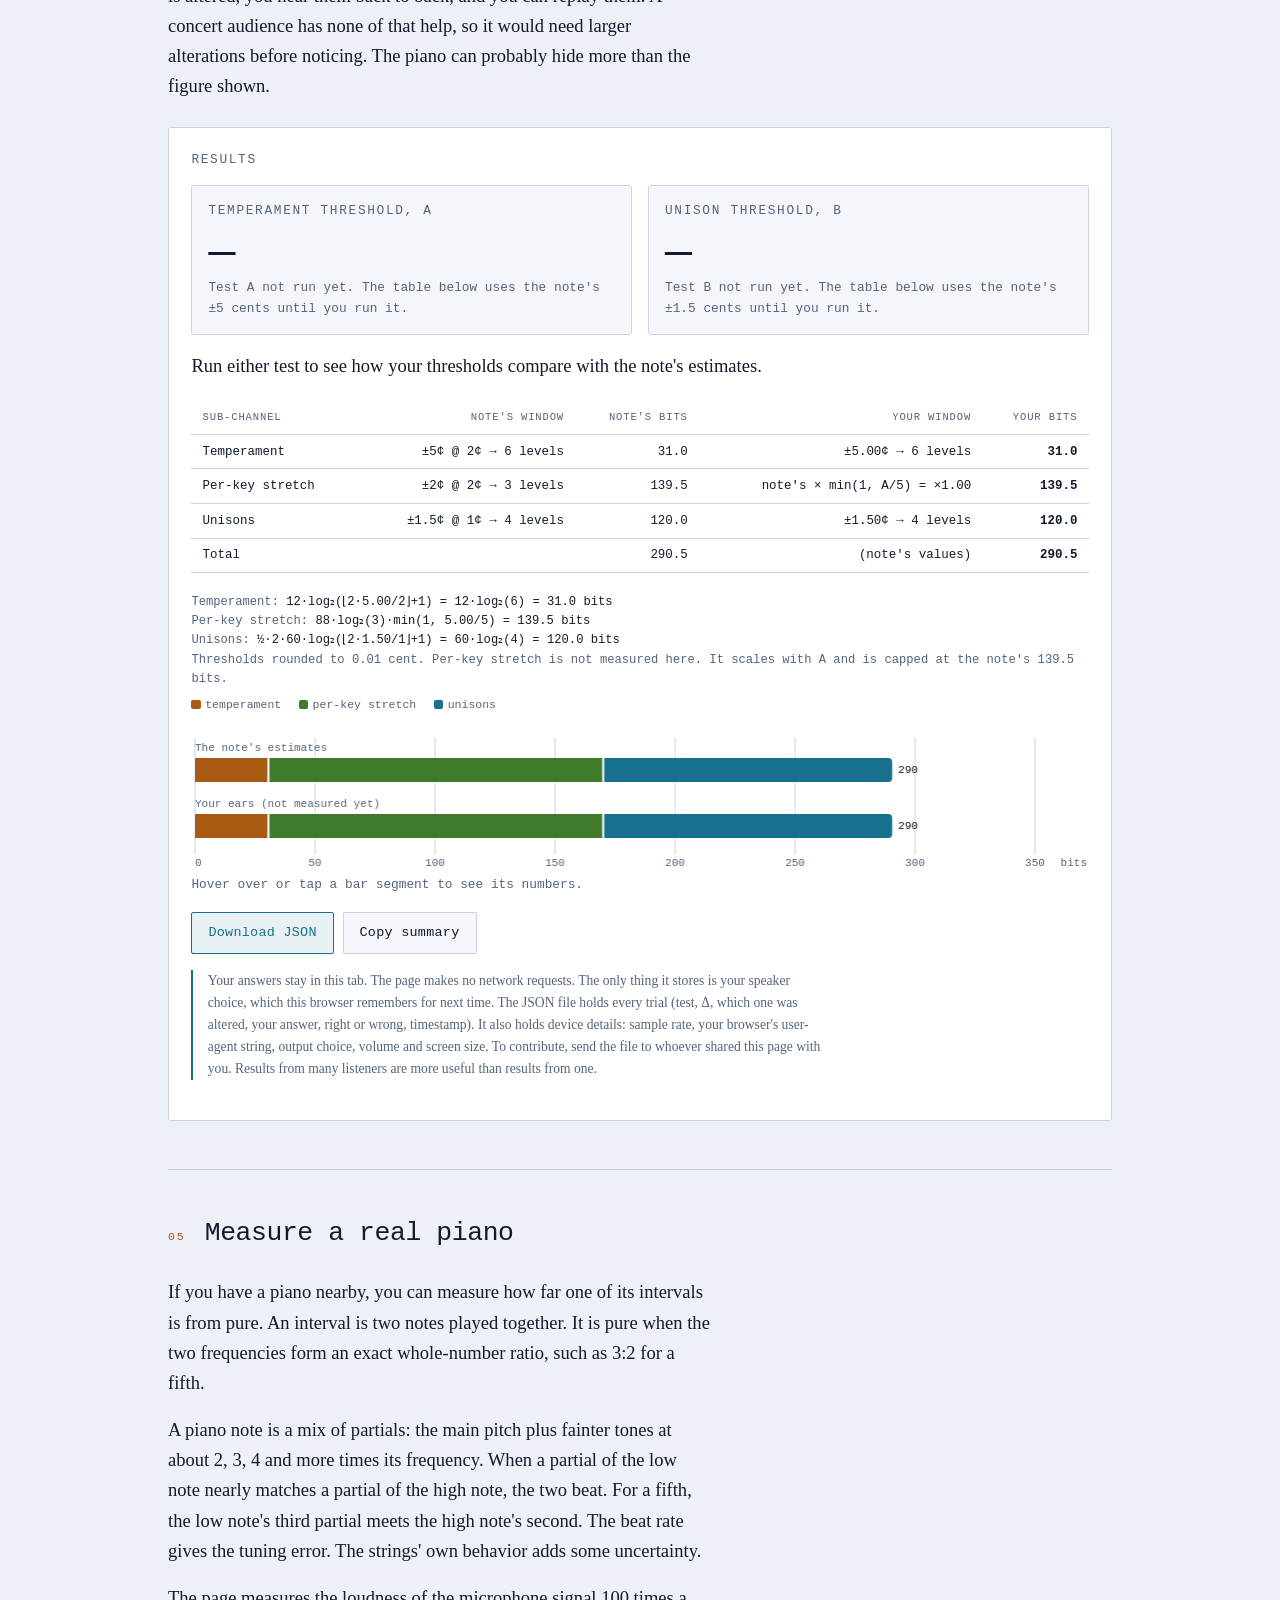
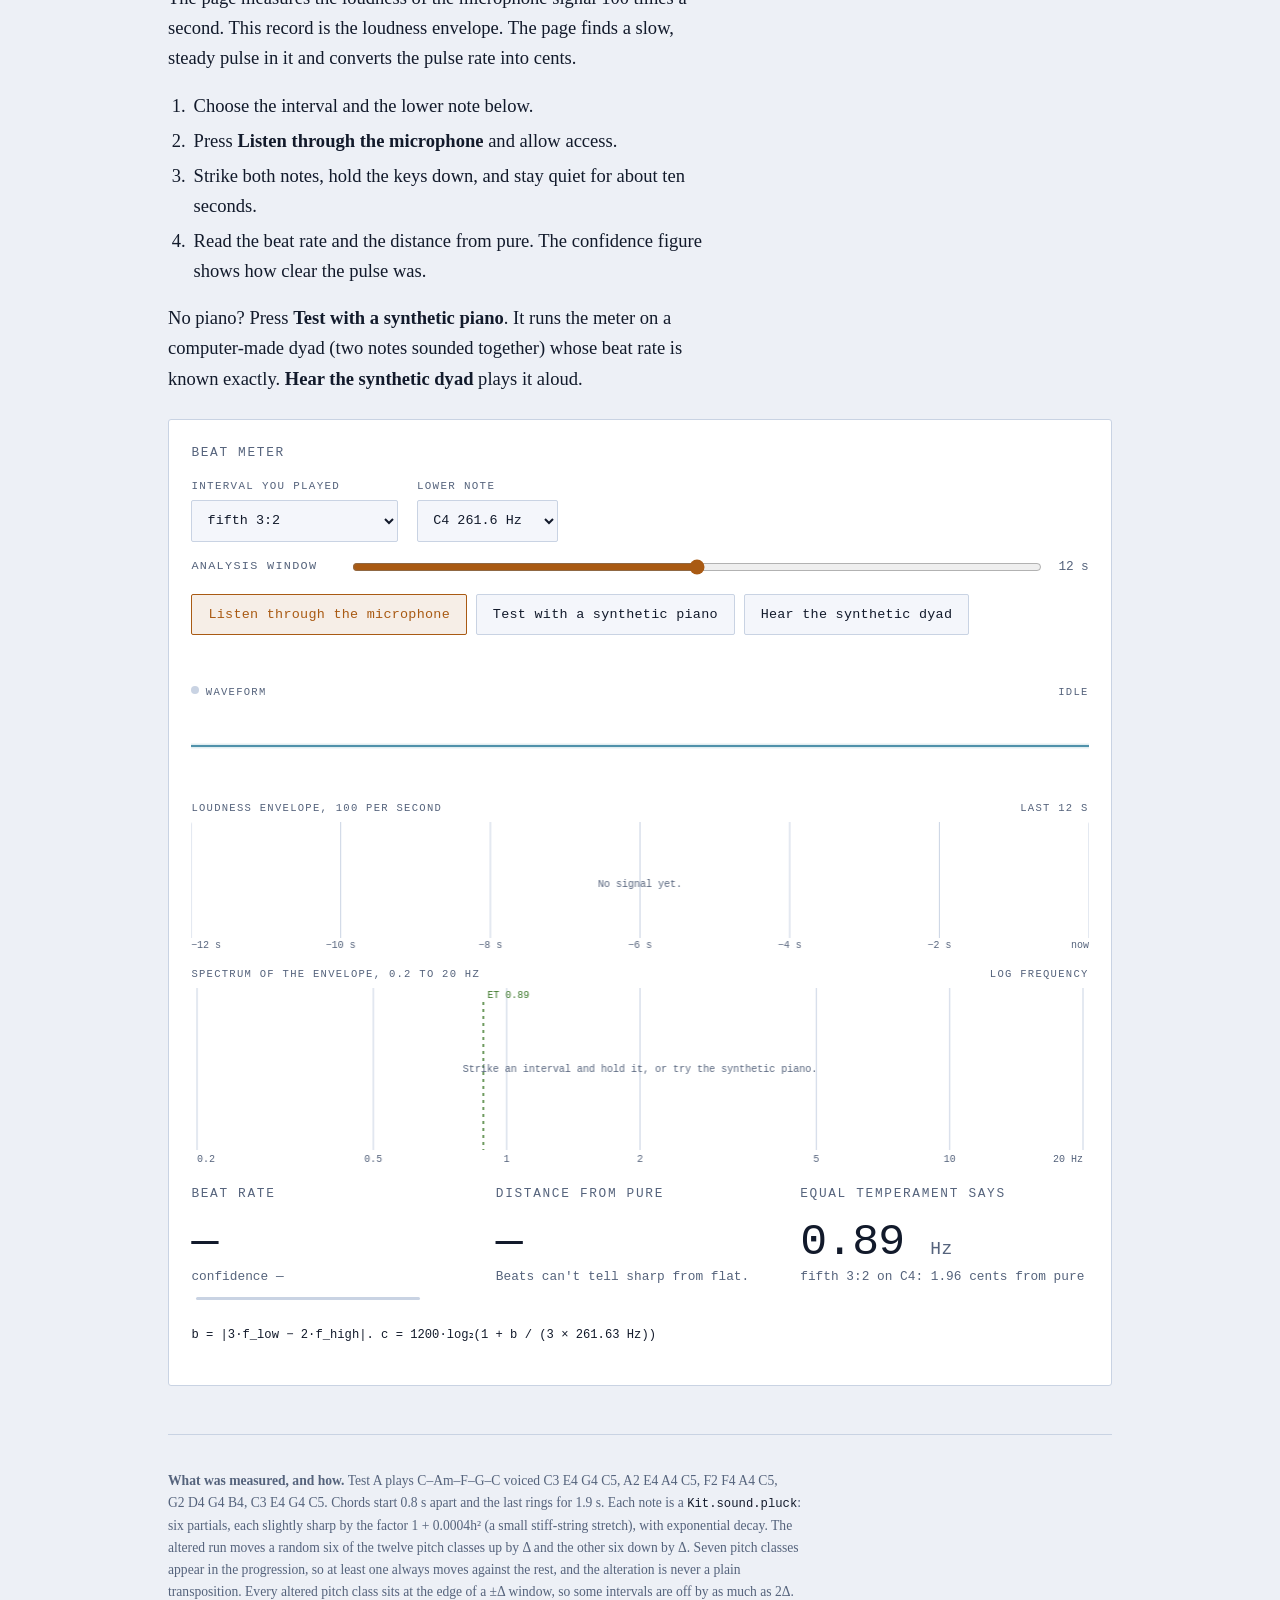
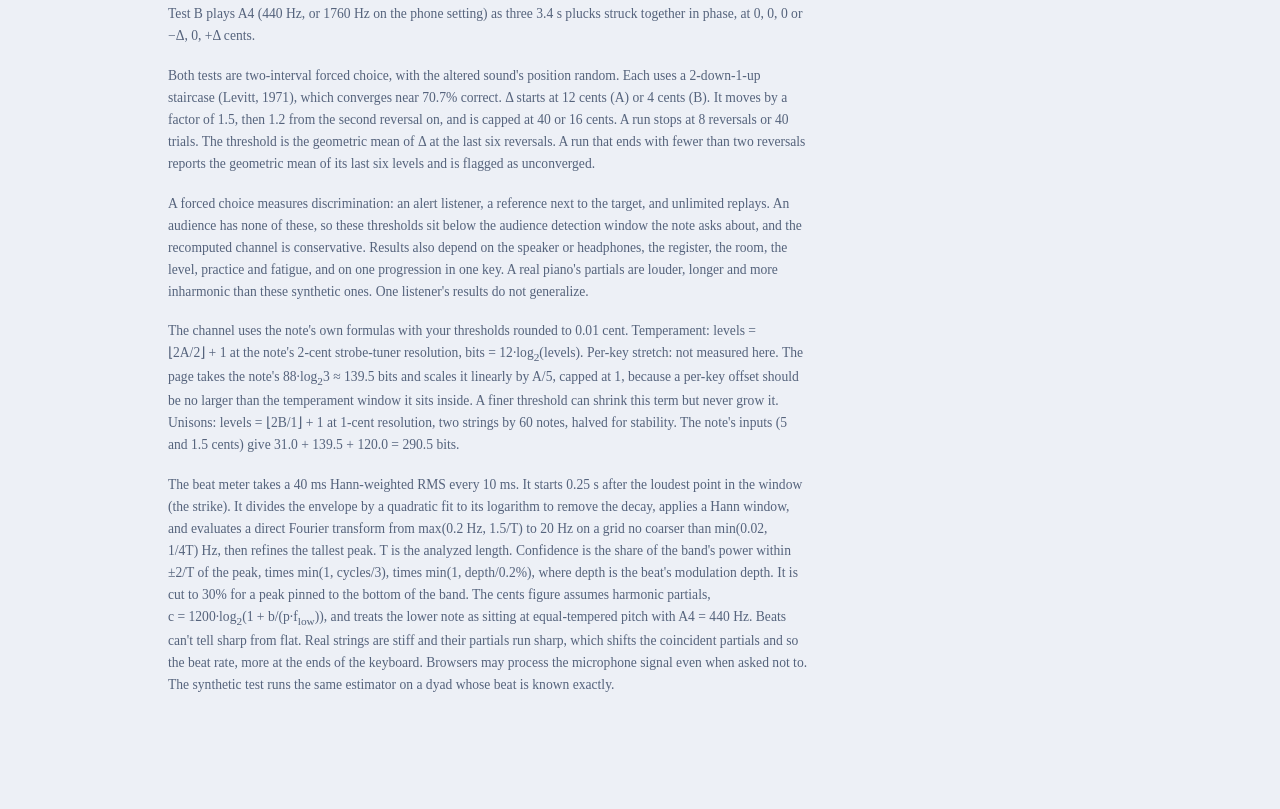
<file: lab/listen.html>
<!doctype html><html lang="en"><meta charset="utf-8"><meta name="viewport" content="width=device-width, initial-scale=1"><title>The Listening Test</title>
<link rel="stylesheet" href="lab.css">
<style>
  .answer-row { display: grid; grid-template-columns: 1fr 1fr; gap: 0.7rem; margin: 1rem 0 0.6rem; }
  .lamp {
    min-height: 4.6rem; font-size: 1rem; display: flex; flex-direction: column; align-items: center;
    justify-content: center; gap: 0.2rem; transition: box-shadow 0.25s, border-color 0.25s, background 0.25s;
  }
  .lamp small { font-size: 0.66rem; color: var(--dim); letter-spacing: 0.12em; text-transform: uppercase; }
  .lamp.on { border-color: var(--just); background: var(--just-soft); box-shadow: 0 0 0 1px var(--just), 0 0 26px var(--just-soft); }
  .lamp.on small { color: var(--just); }
  .lamp.right { border-color: var(--sage); box-shadow: 0 0 0 1px var(--sage); }
  .lamp.wrong { border-color: var(--rose); box-shadow: 0 0 0 1px var(--rose); }
  .fb { min-height: 1.8em; font-family: var(--mono); font-size: 0.86rem; margin: 0.3rem 0; }
  .fb.ok { color: var(--sage); } .fb.no { color: var(--rose); }
  .stat-row { display: flex; flex-wrap: wrap; gap: 0.4rem; margin: 0.2rem 0 0.6rem; }
  .big { font-family: var(--mono); font-size: clamp(1.9rem, 1.4rem + 1.8vw, 2.8rem); line-height: 1.05; letter-spacing: -0.02em; }
  .big small { font-size: 0.4em; color: var(--dim); letter-spacing: 0.04em; }
  .formula { font-family: var(--mono); font-size: 0.76rem; color: var(--dim); overflow-wrap: anywhere; line-height: 1.6; }
  .formula b { color: var(--ink); font-weight: 500; }
  .legend { display: flex; gap: 0.5rem 1.1rem; flex-wrap: wrap; font-family: var(--mono); font-size: 0.72rem; color: var(--dim); margin: 0.4rem 0 0.6rem; }
  .sw { display: inline-block; width: 0.8em; height: 0.8em; border-radius: 2px; vertical-align: -0.06em; margin-right: 0.4em; }
  .sw.t { background: var(--temper); } .sw.s { background: var(--sage); } .sw.u { background: var(--just); }
  .fields { display: flex; flex-wrap: wrap; gap: 0.8rem 1.2rem; align-items: flex-end; margin: 0.8rem 0; }
  .field { display: flex; flex-direction: column; gap: 0.3rem; }
  .field > span { font-family: var(--mono); font-size: 0.68rem; letter-spacing: 0.12em; text-transform: uppercase; color: var(--dim); }
  select { min-height: 2.6rem; }
  button { min-height: 2.6rem; }
  kbd { font-family: var(--mono); font-size: 0.78em; padding: 0.05rem 0.35rem; border: 1px solid var(--rule); border-radius: 2px; background: var(--panel-2); color: var(--ink); }
  .msg { font-family: var(--mono); font-size: 0.8rem; color: var(--temper); min-height: 1.4em; }
  .result-head { display: grid; grid-template-columns: 1fr; gap: 1rem; margin-bottom: 1rem; }
  @media (min-width: 40rem) { .result-head { grid-template-columns: 1fr 1fr; } }
  .rbox { border: 1px solid var(--rule); border-radius: 3px; padding: 0.9rem 1rem; background: var(--panel-2); }
  .rbox h3 { margin-bottom: 0.5rem; }
  tr.total td { border-top: 1px solid var(--dim); font-weight: 500; }
  .scope-label { font-family: var(--mono); font-size: 0.66rem; letter-spacing: 0.12em; text-transform: uppercase; color: var(--dim); margin: 0.9rem 0 0.3rem; display: flex; justify-content: space-between; gap: 1rem; flex-wrap: wrap; }
  .conf { width: 100%; max-width: 14rem; display: inline-block; vertical-align: middle; margin: 0 0 0 0.3rem; }
  .live-dot { display: inline-block; width: 8px; height: 8px; border-radius: 50%; background: var(--rule); margin-right: 0.4rem; vertical-align: 0.05em; }
  .live-dot.on { background: var(--rose); }
  .privacy { border-left: 2px solid var(--just); padding-left: 0.9rem; }
  ol.steps { max-width: var(--measure); margin: 0 0 1.1rem; padding-left: 1.4rem; }
  ol.steps li { margin: 0.3rem 0; padding-left: 0.2rem; }
</style>
<body>
<div class="wrap">

<header class="hero">
  <span class="eyebrow">Lab &middot; 06</span>
  <h1>The Listening Test</h1>
  <p class="lede">The <a href="../notes/tuning-channel.md">tuning-channel note</a> estimates that a piano's tuning can hide about 290 bits of data before an audience notices. That figure rests on two listening thresholds that were estimated, not measured. This page measures them with your ears.</p>
  <p>Each trial plays the same sound twice. One of the two has been altered, and you pick which one. The test takes about ten minutes. Use a quiet room, and headphones if you have them. Nothing leaves this browser unless you send it yourself.</p>
  <ol class="steps">
    <li>Set up your sound and do two practice trials (section 01).</li>
    <li>Run Test A, an altered tuning (section 02).</li>
    <li>Run Test B, a spread unison (section 03).</li>
    <li>Read your results, and download them if you want to share them (section 04).</li>
  </ol>
</header>

<section id="camp">
  <div class="sec-head"><span class="sec-mark">01</span><div><h2>Set up your sound</h2></div></div>
  <p>Do these steps once, before the tests.</p>
  <ol class="steps">
    <li>Choose <b>Phone speaker</b> or <b>Headphones</b>.</li>
    <li>Press <b>Play the reference chord</b>.</li>
    <li>Set the volume so the chord is clear but quiet. Leave it there for both tests.</li>
  </ol>

  <div class="panel">
    <h3>Output and level</h3>
    <div class="btn-row" role="group" aria-label="Playback register">
      <button id="oct-hi" aria-pressed="true">Phone speaker</button>
      <button id="oct-lo" aria-pressed="false">Headphones</button>
    </div>
    <p class="note" id="oct-note">Phone speaker plays everything two octaves higher (four times the frequency), because a small speaker reproduces little below 500&nbsp;Hz. Beats run four times as fast up there, which probably makes both tests easier. Your choice is saved with your results.</p>
    <div class="slider-row">
      <label for="vol">Volume</label>
      <input type="range" id="vol" min="0" max="100" value="70" aria-describedby="vol-read">
      <span class="readout num" id="vol-read">70%</span>
    </div>
    <div class="btn-row">
      <button data-tone="just" id="ref-play" data-needs-sound>Play the reference chord</button>
    </div>
  </div>

  <p>Next, press <b>Start practice</b>. You get one trial of each test with a very large alteration, so both should be easy. If you miss either one, check your volume and cable before you start the real tests.</p>

  <div class="panel" id="P-panel">
    <h3>Practice &middot; two trials</h3>
    <div class="stat-row" id="P-stat"><span class="chip">not started</span></div>
    <div class="btn-row">
      <button data-tone="just" id="P-start" data-needs-sound>Start practice</button>
      <button id="P-replay" data-needs-sound disabled>Replay <kbd>space</kbd></button>
    </div>
    <div class="answer-row">
      <button class="lamp" id="P-1" disabled><span>First</span><small>key 1</small></button>
      <button class="lamp" id="P-2" disabled><span>Second</span><small>key 2</small></button>
    </div>
    <div class="fb" id="P-fb" aria-live="polite"></div>
  </div>
</section>

<section id="test-a">
  <div class="sec-head"><span class="sec-mark">02</span><div><h2>Test A: an altered tuning</h2></div></div>
  <p>You hear a five-chord sequence (C, A minor, F, G, C) twice. One run uses equal temperament, the standard piano tuning that splits the octave into twelve equal semitones. In the other run, six of the twelve note names are raised by &Delta; cents and the other six are lowered by &Delta;. A cent is a hundredth of a semitone. Which six go up is chosen at random each trial.</p>
  <ol class="steps">
    <li>Press <b>Start test A</b>. The two runs play back to back. The <b>First</b> and <b>Second</b> buttons light up while each run plays.</li>
    <li>Press <b>First</b> (key <kbd>1</kbd>) or <b>Second</b> (key <kbd>2</kbd>) for the run that sounded altered. You can answer once the second run starts.</li>
    <li>Press <b>Replay</b> (<kbd>space</kbd>) to hear the pair again. If you're unsure, take your best guess.</li>
    <li>Keep answering. The test ends on its own, after at most 40 trials.</li>
  </ol>
  <p>The size of &Delta; adjusts to your answers. Two right answers in a row make it smaller, and one wrong answer makes it larger. This method is called a staircase. Over the run, &Delta; settles at the size you pick correctly about 71 percent of the time. That size is your threshold.</p>

  <div class="panel" id="A-panel">
    <h3>Test A &middot; which run was altered?</h3>
    <div class="stat-row" id="A-stat"><span class="chip">not started</span></div>
    <div class="meter" aria-hidden="true"><i id="A-meter"></i></div>
    <div class="btn-row">
      <button data-tone="just" id="A-start" data-needs-sound>Start test A</button>
      <button id="A-replay" data-needs-sound disabled>Replay <kbd>space</kbd></button>
    </div>
    <div class="answer-row">
      <button class="lamp" id="A-1" disabled><span>First</span><small>key 1</small></button>
      <button class="lamp" id="A-2" disabled><span>Second</span><small>key 2</small></button>
    </div>
    <div class="fb" id="A-fb" aria-live="polite"></div>
    <canvas id="A-cv" height="230" aria-label="Staircase for test A: the alteration size in cents on a log scale against trial number. Filled dots are right answers, hollow dots wrong ones, ringed dots are reversals."></canvas>
    <p class="note" style="margin-top:0.6rem">Filled dots are right answers and hollow dots are wrong ones. A ring marks a reversal, a trial where the staircase changed direction. The green dashed line is the note's estimate of &plusmn;5 cents.</p>
  </div>
</section>

<section id="test-b">
  <div class="sec-head"><span class="sec-mark">03</span><div><h2>Test B: a spread unison</h2></div></div>
  <p>In the middle and upper range of a piano, each note has three strings. They are normally tuned to the same pitch, which is called a unison. A tuner can set them slightly apart, and the note sounds a little fuller, the way a choir sounds fuller than one voice. The note assumes a spread of &plusmn;1.5 cents is heard as warmth, not as a mistake.</p>
  <p>You hear the note A twice. In one, all three strings are exactly together. In the other, one string is &Delta; cents flat, one is in tune, and one is &Delta; cents sharp. Pick the one that was spread. The buttons, keys and staircase work the same as in Test A.</p>
  <p>Listen to the end of each note, not the attack. Close pitches produce beats, a slow rise and fall in loudness. Here the beats show up as the sound fades.</p>

  <div class="panel" id="B-panel">
    <h3>Test B &middot; which note was spread?</h3>
    <div class="stat-row" id="B-stat"><span class="chip">not started</span></div>
    <div class="meter" aria-hidden="true"><i id="B-meter"></i></div>
    <div class="btn-row">
      <button data-tone="just" id="B-start" data-needs-sound>Start test B</button>
      <button id="B-replay" data-needs-sound disabled>Replay <kbd>space</kbd></button>
    </div>
    <div class="answer-row">
      <button class="lamp" id="B-1" disabled><span>First</span><small>key 1</small></button>
      <button class="lamp" id="B-2" disabled><span>Second</span><small>key 2</small></button>
    </div>
    <div class="fb" id="B-fb" aria-live="polite"></div>
    <canvas id="B-cv" height="230" aria-label="Staircase for test B: the unison spread in cents on a log scale against trial number, with reversals ringed."></canvas>
    <p class="note" style="margin-top:0.6rem">The marks are the same as in Test A. The green dashed line is the note's estimate of &plusmn;1.5 cents.</p>
  </div>
</section>

<section id="results">
  <div class="sec-head"><span class="sec-mark">04</span><div><h2>Your results</h2></div></div>
  <p>This section feeds your two thresholds into the note's formulas. The result is the channel size: how many bits a tuning could hide, where one bit is one yes-or-no choice. Until you finish a test, the note's estimate is used in its place.</p>
  <p>The channel has three parts. Temperament comes from Test A. Unisons come from Test B. Per-key stretch is a small offset on each of the 88 keys. It sits on top of the usual stretch curve, which tunes high notes slightly sharp and low notes slightly flat. This test does not measure it.</p>
  <p>Treat your numbers as a lower bound. Here you know one of two sounds is altered, you hear them back to back, and you can replay them. A concert audience has none of that help, so it would need larger alterations before noticing. The piano can probably hide more than the figure shown.</p>

  <div class="panel" id="res-panel">
    <h3>Results</h3>
    <div class="result-head">
      <div class="rbox">
        <h3>Temperament threshold, A</h3>
        <div class="big num" id="r-a">&mdash;</div>
        <div class="readout" id="r-a-sub">Test A not run yet. The table below uses the note's &plusmn;5 cents until you run it.</div>
      </div>
      <div class="rbox">
        <h3>Unison threshold, B</h3>
        <div class="big num" id="r-b">&mdash;</div>
        <div class="readout" id="r-b-sub">Test B not run yet. The table below uses the note's &plusmn;1.5 cents until you run it.</div>
      </div>
    </div>
    <p id="r-compare" class="wide"></p>

    <div class="table-scroll">
      <table id="r-table" aria-label="The tuning channel recomputed">
        <thead><tr><th>Sub-channel</th><th class="opt">Note's window</th><th>Note's bits</th><th class="opt">Your window</th><th>Your bits</th></tr></thead>
        <tbody></tbody>
      </table>
    </div>
    <div class="formula" id="r-formulas"></div>

    <div class="legend" aria-hidden="true">
      <span><i class="sw t"></i>temperament</span><span><i class="sw s"></i>per-key stretch</span><span><i class="sw u"></i>unisons</span>
    </div>
    <canvas id="r-cv" height="150" aria-label="Bar chart comparing the note's estimated channel capacity in bits with the capacity recomputed from your thresholds, split into temperament, stretch and unisons."></canvas>
    <div class="readout" id="r-hover" aria-live="polite">Hover over or tap a bar segment to see its numbers.</div>

    <div class="btn-row">
      <button data-tone="just" id="dl-json">Download JSON</button>
      <button id="copy-sum">Copy summary</button>
    </div>
    <div class="readout" id="copy-msg" aria-live="polite"></div>
    <p class="note privacy">Your answers stay in this tab. The page makes no network requests. The only thing it stores is your speaker choice, which this browser remembers for next time. The JSON file holds every trial (test, &Delta;, which one was altered, your answer, right or wrong, timestamp). It also holds device details: sample rate, your browser's user-agent string, output choice, volume and screen size. To contribute, send the file to whoever shared this page with you. Results from many listeners are more useful than results from one.</p>
  </div>
</section>

<section id="piano">
  <div class="sec-head"><span class="sec-mark">05</span><div><h2>Measure a real piano</h2></div></div>
  <p>If you have a piano nearby, you can measure how far one of its intervals is from pure. An interval is two notes played together. It is pure when the two frequencies form an exact whole-number ratio, such as 3:2 for a fifth.</p>
  <p>A piano note is a mix of partials: the main pitch plus fainter tones at about 2, 3, 4 and more times its frequency. When a partial of the low note nearly matches a partial of the high note, the two beat. For a fifth, the low note's third partial meets the high note's second. The beat rate gives the tuning error. The strings' own behavior adds some uncertainty.</p>
  <p>The page measures the loudness of the microphone signal 100 times a second. This record is the loudness envelope. The page finds a slow, steady pulse in it and converts the pulse rate into cents.</p>
  <ol class="steps">
    <li>Choose the interval and the lower note below.</li>
    <li>Press <b>Listen through the microphone</b> and allow access.</li>
    <li>Strike both notes, hold the keys down, and stay quiet for about ten seconds.</li>
    <li>Read the beat rate and the distance from pure. The confidence figure shows how clear the pulse was.</li>
  </ol>
  <p>No piano? Press <b>Test with a synthetic piano</b>. It runs the meter on a computer-made dyad (two notes sounded together) whose beat rate is known exactly. <b>Hear the synthetic dyad</b> plays it aloud.</p>

  <div class="panel" id="mic-panel">
    <h3>Beat meter</h3>
    <div class="fields">
      <label class="field"><span>Interval you played</span><select id="m-iv"></select></label>
      <label class="field"><span>Lower note</span><select id="m-root"></select></label>
    </div>
    <div class="slider-row">
      <label for="m-win">Analysis window</label>
      <input type="range" id="m-win" min="8" max="16" step="1" value="12">
      <span class="readout num" id="m-win-read">12 s</span>
    </div>
    <div class="btn-row">
      <button data-tone="temper" id="m-mic">Listen through the microphone</button>
      <button id="m-synth">Test with a synthetic piano</button>
      <button id="m-hear" data-needs-sound>Hear the synthetic dyad</button>
    </div>
    <div class="msg" id="m-msg" aria-live="polite"></div>

    <div class="scope-label"><span><i class="live-dot" id="m-dot"></i>Waveform</span><span id="m-src">idle</span></div>
    <canvas id="m-wave" height="80" aria-label="Live waveform of the microphone or synthetic signal."></canvas>
    <div class="scope-label"><span>Loudness envelope, 100 per second</span><span id="m-env-lab">last 12 s</span></div>
    <canvas id="m-env" height="130" aria-label="Loudness envelope over the analysis window, with the fitted decay curve dashed."></canvas>
    <div class="scope-label"><span>Spectrum of the envelope, 0.2 to 20 Hz</span><span>log frequency</span></div>
    <canvas id="m-spec" height="180" aria-label="Spectrum of the loudness envelope from 0.2 to 20 hertz on a log axis; the tallest peak is the beat rate. A dashed line marks the beat equal temperament predicts for the chosen interval."></canvas>

    <div class="grid-3" style="margin-top:1rem">
      <div><h3>Beat rate</h3><div class="big num" id="m-hz">&mdash;</div><div class="readout">confidence <span class="num" id="m-conf-t">&mdash;</span><span class="meter conf"><i id="m-conf"></i></span></div></div>
      <div><h3>Distance from pure</h3><div class="big num" id="m-cents">&mdash;</div><div class="readout" id="m-cents-sub">Beats can't tell sharp from flat.</div></div>
      <div><h3>Equal temperament says</h3><div class="big num" id="m-et">&mdash;</div><div class="readout" id="m-et-sub"></div></div>
    </div>
    <p class="formula" id="m-formula" style="margin-top:1rem"></p>
    <div class="readout" id="m-synth-out" aria-live="polite"></div>
  </div>
</section>

<div class="foot">
  <p class="note"><strong>What was measured, and how.</strong> Test A plays C&ndash;Am&ndash;F&ndash;G&ndash;C voiced C3&nbsp;E4&nbsp;G4&nbsp;C5, A2&nbsp;E4&nbsp;A4&nbsp;C5, F2&nbsp;F4&nbsp;A4&nbsp;C5, G2&nbsp;D4&nbsp;G4&nbsp;B4, C3&nbsp;E4&nbsp;G4&nbsp;C5. Chords start 0.8&nbsp;s apart and the last rings for 1.9&nbsp;s. Each note is a <code>Kit.sound.pluck</code>: six partials, each slightly sharp by the factor 1&nbsp;+&nbsp;0.0004h&sup2; (a small stiff-string stretch), with exponential decay. The altered run moves a random six of the twelve pitch classes up by &Delta; and the other six down by &Delta;. Seven pitch classes appear in the progression, so at least one always moves against the rest, and the alteration is never a plain transposition. Every altered pitch class sits at the edge of a &plusmn;&Delta; window, so some intervals are off by as much as 2&Delta;. Test B plays A4 (440&nbsp;Hz, or 1760&nbsp;Hz on the phone setting) as three 3.4&nbsp;s plucks struck together in phase, at 0,&nbsp;0,&nbsp;0 or &minus;&Delta;,&nbsp;0,&nbsp;+&Delta; cents.</p>
  <p class="note">Both tests are two-interval forced choice, with the altered sound's position random. Each uses a 2-down-1-up staircase (Levitt, 1971), which converges near 70.7% correct. &Delta; starts at 12 cents (A) or 4 cents (B). It moves by a factor of 1.5, then 1.2 from the second reversal on, and is capped at 40 or 16 cents. A run stops at 8 reversals or 40 trials. The threshold is the geometric mean of &Delta; at the last six reversals. A run that ends with fewer than two reversals reports the geometric mean of its last six levels and is flagged as unconverged.</p>
  <p class="note">A forced choice measures discrimination: an alert listener, a reference next to the target, and unlimited replays. An audience has none of these, so these thresholds sit below the audience detection window the note asks about, and the recomputed channel is conservative. Results also depend on the speaker or headphones, the register, the room, the level, practice and fatigue, and on one progression in one key. A real piano's partials are louder, longer and more inharmonic than these synthetic ones. One listener's results do not generalize.</p>
  <p class="note">The channel uses the note's own formulas with your thresholds rounded to 0.01 cent. Temperament: levels = &lfloor;2A/2&rfloor;&nbsp;+&nbsp;1 at the note's 2-cent strobe-tuner resolution, bits = 12&middot;log<sub>2</sub>(levels). Per-key stretch: not measured here. The page takes the note's 88&middot;log<sub>2</sub>3 &asymp; 139.5 bits and scales it linearly by A/5, capped at 1, because a per-key offset should be no larger than the temperament window it sits inside. A finer threshold can shrink this term but never grow it. Unisons: levels = &lfloor;2B/1&rfloor;&nbsp;+&nbsp;1 at 1-cent resolution, two strings by 60 notes, halved for stability. The note's inputs (5 and 1.5 cents) give 31.0&nbsp;+&nbsp;139.5&nbsp;+&nbsp;120.0 = 290.5 bits.</p>
  <p class="note">The beat meter takes a 40&nbsp;ms Hann-weighted RMS every 10&nbsp;ms. It starts 0.25&nbsp;s after the loudest point in the window (the strike). It divides the envelope by a quadratic fit to its logarithm to remove the decay, applies a Hann window, and evaluates a direct Fourier transform from max(0.2&nbsp;Hz, 1.5/T) to 20&nbsp;Hz on a grid no coarser than min(0.02, 1/4T)&nbsp;Hz, then refines the tallest peak. T is the analyzed length. Confidence is the share of the band's power within &plusmn;2/T of the peak, times min(1, cycles/3), times min(1, depth/0.2%), where depth is the beat's modulation depth. It is cut to 30% for a peak pinned to the bottom of the band. The cents figure assumes harmonic partials, c&nbsp;=&nbsp;1200&middot;log<sub>2</sub>(1&nbsp;+&nbsp;b/(p&middot;f<sub>low</sub>)), and treats the lower note as sitting at equal-tempered pitch with A4&nbsp;=&nbsp;440&nbsp;Hz. Beats can't tell sharp from flat. Real strings are stiff and their partials run sharp, which shifts the coincident partials and so the beat rate, more at the ends of the keyboard. Browsers may process the microphone signal even when asked not to. The synthetic test runs the same estimator on a dyad whose beat is known exactly.</p>
</div>

</div>
<script src="kit.js"></script>
<script>
// [verify:beat] begin
// The beat estimator. DOM-free and self-contained: tools/verify.mjs can lift
// this block out and run it in Node.

// A Hann-weighted RMS envelope at `rate` values per second, computed
// incrementally so the microphone and a whole buffer go through one path.
// Power is taken four times per output step and averaged, which keeps the
// fast roughness between unrelated partials from aliasing into the band.
function makeEnvelope(fs, rate, winSec) {
  rate = rate || 100; winSec = winSec || 0.04;
  var sub = Math.max(1, Math.round(fs / (rate * 4)));
  var L = Math.max(4, Math.round(winSec * fs));
  var w = new Float64Array(L), ws = 0, i;
  for (i = 0; i < L; i++) { w[i] = 0.5 - 0.5 * Math.cos(2 * Math.PI * (i + 0.5) / L); ws += w[i]; }
  for (i = 0; i < L; i++) w[i] /= ws;
  var ring = new Float64Array(L), pos = 0, count = 0, acc = 0, nacc = 0;
  return {
    envFs: fs / (sub * 4), L: L,
    push: function (chunk) {
      var out = [];
      for (var k = 0; k < chunk.length; k++) {
        ring[pos] = chunk[k]; pos++; if (pos === L) pos = 0; count++;
        if (count >= L && (count - L) % sub === 0) {
          var s = 0, j = 0, p = pos, v;
          for (; p < L; p++, j++) { v = ring[p]; s += w[j] * v * v; }
          for (p = 0; p < pos; p++, j++) { v = ring[p]; s += w[j] * v * v; }
          acc += s; nacc++;
          if (nacc === 4) { out.push(Math.sqrt(acc / 4)); acc = 0; nacc = 0; }
        }
      }
      return out;
    }
  };
}

function dftPower(r, f, fsE) {
  var w = 2 * Math.PI * f / fsE, c = Math.cos(w), s = Math.sin(w);
  var re = 0, im = 0, pr = 1, pi = 0, t;
  for (var i = 0; i < r.length; i++) {
    re += r[i] * pr; im += r[i] * pi;
    t = pr * c - pi * s; pi = pr * s + pi * c; pr = t;
  }
  return re * re + im * im;
}

// From an envelope to a beat rate. Returns {hz, confidence, freqs, power,
// start, trend, lo, hi, T, level}.
function beatSpectrum(env, envFs, fmin, fmax) {
  var n = env.length, i;
  var res = { hz: NaN, confidence: 0, freqs: null, power: null, start: 0, trend: null, lo: fmin, hi: fmax, T: 0, level: 0, why: "" };
  if (n < envFs * 2) { res.why = "short"; return res; }
  var im = 0;
  for (i = 1; i < n; i++) if (env[i] > env[im]) im = i;
  var peak = env[im]; res.level = peak;
  if (!(peak > 1e-5)) { res.why = "quiet"; return res; }
  var start = im + Math.round(0.25 * envFs);
  res.start = start;
  var m = n - start;
  if (m < envFs * 1.5) { res.why = "strike"; return res; }
  var T = m / envFs; res.T = T;
  // quadratic fit to the log envelope: the decay
  var eps = peak * 1e-3, S = [0, 0, 0, 0, 0], Y = [0, 0, 0], u, y, u2;
  for (i = 0; i < m; i++) {
    u = m > 1 ? (2 * i / (m - 1)) - 1 : 0; u2 = u * u;
    y = Math.log(env[start + i] + eps);
    S[0] += 1; S[1] += u; S[2] += u2; S[3] += u2 * u; S[4] += u2 * u2;
    Y[0] += y; Y[1] += y * u; Y[2] += y * u2;
  }
  var M = [[S[0], S[1], S[2], Y[0]], [S[1], S[2], S[3], Y[1]], [S[2], S[3], S[4], Y[2]]];
  for (var c = 0; c < 3; c++) {
    var piv = c;
    for (var r2 = c + 1; r2 < 3; r2++) if (Math.abs(M[r2][c]) > Math.abs(M[piv][c])) piv = r2;
    var tmp = M[c]; M[c] = M[piv]; M[piv] = tmp;
    for (var r3 = 0; r3 < 3; r3++) {
      if (r3 === c || M[c][c] === 0) continue;
      var fct = M[r3][c] / M[c][c];
      for (var k = c; k < 4; k++) M[r3][k] -= fct * M[c][k];
    }
  }
  var a = M[0][3] / M[0][0], b = M[1][3] / M[1][1], q = M[2][3] / M[2][2];
  var trend = new Float64Array(m), rr = new Float64Array(m), mean = 0;
  for (i = 0; i < m; i++) {
    u = m > 1 ? (2 * i / (m - 1)) - 1 : 0;
    trend[i] = Math.exp(a + b * u + q * u * u);
    rr[i] = env[start + i] / trend[i] - 1;
    mean += rr[i];
  }
  mean /= m;
  for (i = 0; i < m; i++) rr[i] = (rr[i] - mean) * (0.5 - 0.5 * Math.cos(2 * Math.PI * (i + 0.5) / m));
  res.trend = trend;
  var lo = Math.max(fmin, 1.5 / T), hi = Math.min(fmax, envFs * 0.45);
  res.lo = lo; res.hi = hi;
  if (!(hi > lo)) { res.why = "band"; return res; }
  var df = Math.min(0.02, 1 / (4 * T));
  var nb = Math.floor((hi - lo) / df) + 1;
  var freqs = new Float64Array(nb), power = new Float64Array(nb), best = 0, tot = 0;
  for (i = 0; i < nb; i++) {
    freqs[i] = lo + i * df;
    power[i] = dftPower(rr, freqs[i], envFs);
    tot += power[i];
    if (power[i] > power[best]) best = i;
  }
  // refine: a fine scan around the coarse peak, then a parabola
  var h = df / 8, fb = freqs[best], pb = power[best];
  for (var j = -8; j <= 8; j++) {
    var fj = freqs[best] + j * h;
    if (fj < lo || fj > hi) continue;
    var pj = dftPower(rr, fj, envFs);
    if (pj > pb) { pb = pj; fb = fj; }
  }
  var pm = dftPower(rr, fb - h, envFs), pp = dftPower(rr, fb + h, envFs);
  var den = pm - 2 * pb + pp, delta = den < 0 ? 0.5 * (pm - pp) / den : 0;
  if (delta > 1) delta = 1; if (delta < -1) delta = -1;
  var hz = fb + delta * h;
  var lobe = 0, half = 2 / T;
  for (i = 0; i < nb; i++) if (Math.abs(freqs[i] - hz) <= half) lobe += power[i];
  var conf = tot > 0 ? lobe / tot : 0;
  conf *= Math.min(1, hz * T / 3);
  // modulation depth: a Hann-windowed cosine of amplitude A peaks at A*m/4
  var depth = 4 * Math.sqrt(dftPower(rr, hz, envFs)) / m;
  res.depth = depth;
  conf *= Math.min(1, depth / 0.002);
  if (hz - lo < 0.5 / T) conf *= 0.3;           // a peak pinned to the band edge is leftover decay
  res.hz = hz; res.confidence = Math.max(0, Math.min(1, conf));
  res.freqs = freqs; res.power = power;
  return res;
}

// estimateBeat(samples, fs, fmin, fmax) -> {hz, confidence, ...}
function estimateBeat(samples, fs, fmin, fmax) {
  var E = makeEnvelope(fs, 100, 0.04);
  var env = Float64Array.from(E.push(samples));
  var r = beatSpectrum(env, E.envFs, fmin == null ? 0.2 : fmin, fmax == null ? 20 : fmax);
  r.env = env; r.envFs = E.envFs;
  return r;
}

// A struck dyad with harmonic partials, 1/k amplitudes, a 4 ms attack and
// per-partial exponential decay (higher partials die faster).
function synthDyad(f1, f2, fs, seconds, partials) {
  partials = partials || 8;
  var N = Math.round(fs * seconds), out = new Float64Array(N), seed = 12345;
  var att = Math.max(1, Math.round(0.004 * fs)), notes = [f1, f2];
  for (var nI = 0; nI < 2; nI++) {
    for (var k = 1; k <= partials; k++) {
      var fk = notes[nI] * k;
      if (fk >= fs * 0.45) break;
      seed = (seed * 16807) % 2147483647;
      var ph = 2 * Math.PI * seed / 2147483647;
      var w = 2 * Math.PI * fk / fs, c = Math.cos(w), s = Math.sin(w);
      var pr = Math.cos(ph), pi = Math.sin(ph), t;
      var tau = 4 / (1 + 0.25 * (k - 1)), dec = Math.exp(-1 / (tau * fs)), a = 1 / k;
      for (var i = 0; i < N; i++) {
        out[i] += (i < att ? a * i / att : a) * pi;
        t = pr * c - pi * s; pi = pr * s + pi * c; pr = t;
        a *= dec;
      }
    }
  }
  var mx = 0;
  for (var i2 = 0; i2 < N; i2++) if (Math.abs(out[i2]) > mx) mx = Math.abs(out[i2]);
  if (mx > 0) for (var i3 = 0; i3 < N; i3++) out[i3] *= 0.5 / mx;
  return out;
}
// [verify:beat] end

(function () {
  "use strict";
  Kit.nav("listen.html");
  Kit.soundBar();
  var S = Kit.sound;
  var $ = function (id) { return document.getElementById(id); };
  var FAST = false;               // the test harness flips this to skip pauses

  function mtof(m) { return 440 * Math.pow(2, (m - 69) / 12); }
  function shuffle(a) { for (var i = a.length - 1; i > 0; i--) { var j = Math.floor(Math.random() * (i + 1)); var t = a[i]; a[i] = a[j]; a[j] = t; } return a; }
  function fmt(x, d) { return (x == null || !isFinite(x)) ? "—" : x.toFixed(d == null ? 2 : d); }
  function geo(a) { if (!a.length) return NaN; var s = 0; a.forEach(function (x) { s += Math.log(x); }); return Math.exp(s / a.length); }
  function monoFont(px) { return px + "px " + Kit.css("--mono"); }
  function isDark() { var h = Kit.css("--ground").replace("#", ""); if (h.length === 3) h = h.replace(/./g, "$&$&"); var n = parseInt(h, 16); return ((n >> 16 & 255) + (n >> 8 & 255) + (n & 255)) / 3 < 128; }
  function glowOp() { return isDark() ? "lighter" : "source-over"; }
  // right-aligned text on a backing plate, so labels stay legible over marks
  function pill(g, text, x, y, color, plate) {
    var wd = g.measureText(text).width, top = g.textBaseline === "top" ? y : y - 13;
    g.fillStyle = Kit.alpha(plate, 0.88); g.fillRect(x - wd - 4, top - 1, wd + 6, 15);
    g.fillStyle = color; g.fillText(text, x, y);
  }
  function ease(t) { t = Math.max(0, Math.min(1, t)); return 1 - Math.pow(1 - t, 3); }

  // ───────────────────────── output, level, register ─────────────────────────
  var OCT = 4, VOL = 0.7, OUT = null;
  function out() {
    if (!OUT) { var c = S.audio(); OUT = c.createGain(); OUT.gain.value = VOL; OUT.connect(S.bus()); }
    return OUT;
  }
  var octHi = $("oct-hi"), octLo = $("oct-lo");
  function setOct(v) {
    OCT = v;
    octHi.setAttribute("aria-pressed", v === 4 ? "true" : "false");
    octLo.setAttribute("aria-pressed", v === 1 ? "true" : "false");
    try { localStorage.setItem("listen-oct", String(v)); } catch (e) {}
  }
  try { var so = localStorage.getItem("listen-oct"); if (so === "1") setOct(1); } catch (e) {}
  octHi.addEventListener("click", function () { setOct(4); });
  octLo.addEventListener("click", function () { setOct(1); });
  function outputName() { return OCT === 4 ? "phone speaker" : "headphones"; }

  $("vol").addEventListener("input", function (e) {
    VOL = e.target.value / 100;
    $("vol-read").textContent = e.target.value + "%";
    if (OUT) OUT.gain.setTargetAtTime(VOL, S.audio().currentTime, 0.03);
  });

  function chordNodes(t, midis, offsets, g, dur, gain) {
    var nodes = [];
    midis.forEach(function (m) {
      var c = offsets ? offsets[m % 12] : 0;
      var v = S.pluck(mtof(m) * OCT * Math.pow(2, c / 1200), t, dur, gain, g);
      nodes.push.apply(nodes, v.nodes);
    });
    return nodes;
  }
  $("ref-play").addEventListener("click", function () {
    var c = S.audio(), g = c.createGain(); g.connect(out());
    var t = c.currentTime + 0.05;
    var nodes = chordNodes(t, [48, 64, 67, 72], null, g, 2.6, 0.09);
    S.register("ref", g, nodes);
    S.later(function () { S.stop("ref"); }, 2800);
  });

  // ───────────────────────── the two stimuli ─────────────────────────
  var PROG = [[48, 64, 67, 72], [45, 64, 69, 72], [41, 65, 69, 72], [43, 62, 67, 71], [48, 64, 67, 72]];
  var TESTS = {
    A: {
      name: "altered tuning", start: 12, max: 40, assume: 5, len: 5.1, gap: 0.8,
      ticks: [0.5, 1, 2, 5, 10, 20, 40], ymin: 0.3, ymax: 48,
      make: function (d) { return shuffle([1, 1, 1, 1, 1, 1, -1, -1, -1, -1, -1, -1]).map(function (s) { return s * d; }); },
      play: function (t, stim, g) {
        var nodes = [];
        PROG.forEach(function (ch, i) {
          var last = i === PROG.length - 1;
          nodes.push.apply(nodes, chordNodes(t + i * 0.8, ch, stim, g, last ? 1.9 : 1.5, 0.085));
        });
        return nodes;
      }
    },
    B: {
      name: "spread unison", start: 4, max: 16, assume: 1.5, len: 3.4, gap: 0.7,
      ticks: [0.1, 0.2, 0.5, 1, 2, 5, 10], ymin: 0.08, ymax: 20,
      make: function (d) { return d; },
      play: function (t, stim, g) {
        var d = stim || 0, nodes = [];
        [-d, 0, d].forEach(function (c) {
          var v = S.pluck(mtof(69) * OCT * Math.pow(2, c / 1200), t, 3.4, 0.1, g);
          nodes.push.apply(nodes, v.nodes);
        });
        return nodes;
      }
    }
  };

  // ───────────────────────── the staircase ─────────────────────────
  function Staircase(start, max) {
    this.d = start; this.max = max; this.run = 0; this.dir = 0;
    this.revs = []; this.revTrials = []; this.levels = []; this.done = false;
  }
  Staircase.prototype.update = function (correct) {
    this.levels.push(this.d);
    var step = 0;
    if (correct) { this.run++; if (this.run === 2) { this.run = 0; step = -1; } }
    else { this.run = 0; step = 1; }
    var rev = false;
    if (step) {
      if (this.dir !== 0 && step !== this.dir) { this.revs.push(this.d); this.revTrials.push(this.levels.length - 1); rev = true; }
      this.dir = step;
      var f = this.revs.length >= 2 ? 1.2 : 1.5;
      this.d = step < 0 ? this.d / f : Math.min(this.max, this.d * f);
    }
    if (this.revs.length >= 8 || this.levels.length >= 40) this.done = true;
    return rev;
  };
  Staircase.prototype.threshold = function () {
    if (this.revs.length >= 2) return { value: geo(this.revs.slice(-6)), converged: this.revs.length >= 6, used: Math.min(6, this.revs.length) };
    return { value: geo(this.levels.slice(-6)), converged: false, used: 0 };
  };

  // ───────────────────────── trial log ─────────────────────────
  var LOG = [];
  var RESULT = { A: null, B: null };

  // ───────────────────────── one player for every trial ─────────────────────────
  var play = { token: 0, timers: [] };
  function clearTimers() { play.timers.forEach(clearTimeout); play.timers = []; }
  function playTrial(tr, onPhase) {
    clearTimers();
    var tok = ++play.token;
    var c = S.audio(), g = c.createGain(); g.connect(out());
    var T = TESTS[tr.test];
    var t0 = c.currentTime + 0.15, t1 = t0 + T.len + T.gap;
    var nodes = [];
    [t0, t1].forEach(function (t, i) {
      nodes.push.apply(nodes, T.play(t, (i + 1) === tr.order ? tr.stim : null, g));
    });
    S.register("trial", g, nodes);
    var at = function (sec, fn) { play.timers.push(setTimeout(function () { if (tok === play.token) fn(); }, Math.max(0, sec * 1000))); };
    var lead = t0 - c.currentTime;
    at(lead, function () { onPhase(1); });
    at(lead + (t1 - t0), function () { onPhase(2); });
    at(lead + (t1 - t0) + T.len, function () { onPhase(0); if (S.playing("trial")) S.stop("trial"); });
  }
  function stopTrial() { play.token++; clearTimers(); if (S.playing("trial")) S.stop("trial"); }

  // ───────────────────────── a runner: practice, or a staircase ─────────────────────────
  var ACTIVE = null;
  function Runner(prefix, cfg) {
    var self = this;
    this.prefix = prefix; this.cfg = cfg;
    this.el = {
      start: $(prefix + "-start"), replay: $(prefix + "-replay"), a1: $(prefix + "-1"), a2: $(prefix + "-2"),
      fb: $(prefix + "-fb"), stat: $(prefix + "-stat"), meter: $(prefix + "-meter"), cv: $(prefix + "-cv")
    };
    this.sc = null; this.cur = null; this.canAnswer = false; this.running = false; this.history = [];
    this.anim = { t0: 0, raf: 0 };
    this.el.start.addEventListener("click", function () { self.start(); });
    this.el.replay.addEventListener("click", function () { self.replay(); });
    this.el.a1.addEventListener("click", function () { self.answer(1); });
    this.el.a2.addEventListener("click", function () { self.answer(2); });
    if (this.el.cv) Kit.onTheme(function () { self.draw(); });
    this.draw();
  }
  Runner.prototype.lamps = function (phase) {
    this.el.a1.classList.toggle("on", phase === 1);
    this.el.a2.classList.toggle("on", phase === 2);
  };
  Runner.prototype.setAnswerable = function (v) {
    this.canAnswer = v;
    this.el.a1.disabled = !v; this.el.a2.disabled = !v;
  };
  Runner.prototype.start = function () {
    if (ACTIVE && ACTIVE !== this) ACTIVE.abandon();
    stopTrial();
    ACTIVE = this; this.running = true; this.history = [];
    this.el.fb.textContent = ""; this.el.fb.className = "fb";
    if (this.cfg.practice) this.pi = 0;
    else { var T = TESTS[this.cfg.test]; this.sc = new Staircase(T.start, T.max); RESULT[this.cfg.test] = null; renderResults(); }
    this.el.start.textContent = this.cfg.practice ? "Restart practice" : "Restart test " + this.cfg.test;
    this.next();
  };
  Runner.prototype.abandon = function () {
    if (!this.running) return;
    this.running = false; this.cur = null; this.setAnswerable(false); this.lamps(0);
    this.el.replay.disabled = true;
    this.el.fb.textContent = "Paused. Press Start to begin again. The run starts over.";
    this.el.fb.className = "fb";
  };
  Runner.prototype.next = function () {
    var tr;
    if (this.cfg.practice) {
      var p = this.cfg.practice[this.pi];
      tr = { test: p.test, delta: p.delta, n: this.pi + 1 };
    } else {
      tr = { test: this.cfg.test, delta: this.sc.d, n: this.sc.levels.length + 1 };
    }
    tr.order = Math.random() < 0.5 ? 1 : 2;
    tr.stim = TESTS[tr.test].make(tr.delta);
    this.cur = tr; this.el.a1.classList.remove("right", "wrong"); this.el.a2.classList.remove("right", "wrong");
    this.setAnswerable(false);
    this.el.replay.disabled = S.isMuted();
    this.status();
    this.playCur();
  };
  Runner.prototype.playCur = function () {
    var self = this, tr = this.cur;
    if (!tr) return;
    if (S.isMuted()) { this.setAnswerable(true); return; }
    tr.plays = (tr.plays || 0) + 1;
    if (!tr.t0) tr.t0 = performance.now();
    playTrial(tr, function (phase) {
      if (self.cur !== tr) return;
      self.lamps(phase);
      if (phase === 2) self.setAnswerable(true);
    });
  };
  Runner.prototype.replay = function () { if (this.running && this.cur) this.playCur(); };
  Runner.prototype.answer = function (k, force) {
    var tr = this.cur;
    if (!this.running || !tr || (!this.canAnswer && !force)) return;
    stopTrial(); this.lamps(0);
    this.cur = null; this.setAnswerable(false);
    var correct = k === tr.order;
    var rec = {
      test: tr.test, practice: !!this.cfg.practice, trial: tr.n, delta: +tr.delta.toFixed(4),
      order: tr.order, answer: k, correct: correct, timestamp: new Date().toISOString(),
      rt_ms: tr.t0 ? Math.round(performance.now() - tr.t0) : null, plays: tr.plays || 0, output: outputName()
    };
    if (tr.test === "A") rec.pattern = tr.stim.map(function (x) { return +x.toFixed(4); });
    LOG.push(rec);
    (k === 1 ? this.el.a1 : this.el.a2).classList.add(correct ? "right" : "wrong");
    var which = tr.order === 1 ? "first" : "second";
    var word = tr.test === "A" ? "altered" : "spread";
    this.el.fb.textContent = (correct ? "Right. " : "Wrong. ") + "The " + which + " one was " + word + ", by " + fmt(tr.delta) + " cents.";
    this.el.fb.className = "fb " + (correct ? "ok" : "no");
    this.history.push({ delta: tr.delta, correct: correct, rev: false });
    var self = this, finished = false;
    if (this.cfg.practice) {
      this.pi++;
      if (this.pi >= this.cfg.practice.length) finished = true;
    } else {
      var rev = this.sc.update(correct);
      if (rev) this.history[this.history.length - 1].rev = true;
      finished = this.sc.done;
    }
    this.anim.t0 = performance.now(); this.animate();
    if (finished) { this.finish(); return; }
    this.status();
    this.el.replay.disabled = true;
    var wait = FAST ? 0 : 1100;
    setTimeout(function () { if (self.running && !self.cur && ACTIVE === self) self.next(); }, wait);
  };
  Runner.prototype.finish = function () {
    this.running = false; this.el.replay.disabled = true; ACTIVE = (ACTIVE === this) ? null : ACTIVE;
    if (this.cfg.practice) {
      var right = this.history.filter(function (h) { return h.correct; }).length;
      this.el.fb.textContent += "  Practice done: " + right + " of 2." + (right === 2 ? " You are ready for the tests." : " Check your output and volume, then try again.");
      this.el.start.textContent = "Run practice again";
      this.status(); return;
    }
    var th = this.sc.threshold(), key = this.cfg.test;
    RESULT[key] = { threshold: th.value, converged: th.converged, reversalsUsed: th.used, trials: this.sc.levels.length,
                    reversals: this.sc.revs.slice(), correct: this.history.filter(function (h) { return h.correct; }).length, output: outputName() };
    this.el.fb.textContent += "  Done: threshold " + fmt(th.value) + " cents" + (th.converged ? "." : " (not converged, so treat it as a rough estimate).");
    this.el.start.textContent = "Run test " + key + " again";
    this.status(); this.draw(); renderResults();
  };
  Runner.prototype.status = function () {
    var chips = [];
    if (this.cfg.practice) {
      var n = this.pi == null ? 0 : this.pi;
      chips.push(this.running ? "trial " + Math.min(n + 1, 2) + " of 2" : (n >= 2 ? "done" : "not started"));
      if (this.running && this.cur) chips.push(this.cur.test === "A" ? "temperament, Δ " + this.cur.delta + "¢" : "unison, Δ " + this.cur.delta + "¢");
    } else if (this.sc) {
      chips.push("trial " + (this.sc.levels.length + (this.running ? 1 : 0)) + (this.running ? "" : " done"));
      chips.push("Δ " + fmt(this.running ? this.sc.d : this.sc.levels[this.sc.levels.length - 1]) + " cents");
      chips.push("reversals " + this.sc.revs.length + " of 8");
      if (RESULT[this.cfg.test]) chips.push("threshold " + fmt(RESULT[this.cfg.test].threshold) + "¢");
      var prog = Math.max(this.sc.levels.length / 40, this.sc.revs.length / 8);
      if (this.el.meter) this.el.meter.style.width = (100 * Math.min(1, prog)).toFixed(1) + "%";
    } else chips.push("not started");
    this.el.stat.innerHTML = chips.map(function (c) { return '<span class="chip num">' + c + "</span>"; }).join("");
  };
  Runner.prototype.animate = function () {
    var self = this;
    if (!this.el.cv) return;
    cancelAnimationFrame(this.anim.raf);
    var tick = function () {
      self.draw();
      if (!Kit.reduced && performance.now() - self.anim.t0 < 500) self.anim.raf = requestAnimationFrame(tick);
    };
    tick();
  };
  Runner.prototype.draw = function () {
    var cv = this.el.cv;
    if (!cv || !this.cfg.test) return;
    var T = TESTS[this.cfg.test];
    var f = Kit.fit(cv), g = f.g, w = f.w, h = f.h;
    var ink = Kit.css("--ink"), dim = Kit.css("--dim"), rule = Kit.css("--rule"), just = Kit.css("--just"),
        temper = Kit.css("--temper"), sage = Kit.css("--sage"), rose = Kit.css("--rose"), panel = Kit.css("--panel");
    var L = 40, R = 14, Tp = 14, B = 28, pw = w - L - R, ph = h - Tp - B;
    var ly0 = Math.log(T.ymin), ly1 = Math.log(T.ymax);
    var Y = function (d) { return Tp + ph * (1 - (Math.log(Math.max(T.ymin, Math.min(T.ymax, d))) - ly0) / (ly1 - ly0)); };
    var xN = Math.min(40, Math.max(24, this.history.length + 5));
    var X = function (i) { return L + (i + 0.5) / xN * pw; };
    g.clearRect(0, 0, w, h);
    g.font = monoFont(11);
    g.textBaseline = "middle"; g.textAlign = "right";
    T.ticks.forEach(function (t) {
      var y = Y(t);
      g.strokeStyle = Kit.alpha(rule, 0.9); g.lineWidth = 1;
      g.beginPath(); g.moveTo(L, y); g.lineTo(w - R, y); g.stroke();
      g.fillStyle = dim; g.fillText(String(t), L - 6, y);
    });
    g.textAlign = "center"; g.textBaseline = "top";
    [1, 10, 20, 30, 40].forEach(function (n) { if (n <= xN) { g.fillStyle = dim; g.fillText(String(n), X(n - 1), h - B + 8); } });
    g.save(); g.translate(10, Tp + ph / 2); g.rotate(-Math.PI / 2); g.textBaseline = "middle"; g.fillStyle = dim; g.fillText("Δ cents", 0, 0); g.restore();
    g.textAlign = "right"; g.fillStyle = dim; g.fillText("trial", L - 6, h - B + 8);
    // the note's guess
    var ya = Y(T.assume);
    g.setLineDash([5, 5]); g.strokeStyle = sage; g.lineWidth = 1.5;
    g.beginPath(); g.moveTo(L, ya); g.lineTo(w - R, ya); g.stroke(); g.setLineDash([]);
    var hist = this.history, n = hist.length;
    // the walk
    if (n) {
      g.strokeStyle = Kit.alpha(dim, 0.8); g.lineWidth = 1.5;
      g.beginPath();
      hist.forEach(function (p, i) { if (i) g.lineTo(X(i), Y(p.delta)); else g.moveTo(X(i), Y(p.delta)); });
      if (this.running && this.sc) g.lineTo(X(n), Y(this.sc.d));
      g.stroke();
    }
    // threshold
    var res = RESULT[this.cfg.test];
    var th = res ? res.threshold : (this.sc && this.sc.revs.length >= 2 ? this.sc.threshold().value : NaN);
    var noteAbove = !(isFinite(th) && th > T.assume), labels = [];
    labels.push(function () { g.textAlign = "right"; g.textBaseline = noteAbove ? "bottom" : "top";
    pill(g, "note's estimate ±" + T.assume, w - R - 2, ya + (noteAbove ? -4 : 4), sage, panel); });
    if (isFinite(th)) {
      var yt = Y(th);
      g.setLineDash(res ? [] : [2, 4]); g.strokeStyle = temper; g.lineWidth = res ? 2 : 1;
      g.beginPath(); g.moveTo(L, yt); g.lineTo(w - R, yt); g.stroke(); g.setLineDash([]);
      labels.push(function () { g.textAlign = "right"; g.textBaseline = noteAbove ? "top" : "bottom";
      pill(g, (res ? "your threshold " : "running estimate ") + fmt(th) + "¢", w - R - 2, yt + (noteAbove ? 4 : -4), temper, panel); });
    }
    // marks
    var age = (performance.now() - this.anim.t0) / 450;
    hist.forEach(function (p, i) {
      var x = X(i), y = Y(p.delta);
      var s = (i === n - 1 && !Kit.reduced) ? ease(age) : 1;
      if (p.rev) {
        g.strokeStyle = temper; g.lineWidth = 2;
        g.beginPath(); g.arc(x, y, 8 * s, 0, 2 * Math.PI); g.stroke();
      }
      g.beginPath(); g.arc(x, y, 4.2 * (0.4 + 0.6 * s), 0, 2 * Math.PI);
      if (p.correct) { g.fillStyle = just; g.fill(); }
      else { g.fillStyle = panel; g.fill(); g.strokeStyle = rose; g.lineWidth = 2; g.stroke(); }
    });
    // the next level, glowing
    if (this.running && this.sc) {
      var xn = X(n), yn = Y(this.sc.d);
      g.save(); g.globalCompositeOperation = glowOp();
      var gr = g.createRadialGradient(xn, yn, 0, xn, yn, 16);
      gr.addColorStop(0, Kit.alpha(temper, 0.55)); gr.addColorStop(1, Kit.alpha(temper, 0));
      g.fillStyle = gr; g.beginPath(); g.arc(xn, yn, 16, 0, 2 * Math.PI); g.fill(); g.restore();
      g.strokeStyle = temper; g.lineWidth = 1.5; g.beginPath(); g.arc(xn, yn, 4.5, 0, 2 * Math.PI); g.stroke();
    }
    g.font = monoFont(11);
    labels.forEach(function (f) { f(); });
    if (!n && !this.running) {
      g.fillStyle = dim; g.textAlign = "center"; g.textBaseline = "middle";
      g.fillText("The staircase appears here as you answer.", L + pw / 2, Tp + ph / 2 + 22);
    }
  };

  var PR = new Runner("P", { practice: [{ test: "A", delta: 25 }, { test: "B", delta: 10 }] });
  var RA = new Runner("A", { test: "A" });
  var RB = new Runner("B", { test: "B" });

  document.addEventListener("keydown", function (e) {
    var tg = e.target && e.target.tagName;
    if (tg === "INPUT" || tg === "SELECT" || tg === "TEXTAREA" || e.metaKey || e.ctrlKey || e.altKey) return;
    if (!ACTIVE || !ACTIVE.running) return;
    if (e.key === "1") { e.preventDefault(); ACTIVE.answer(1); }
    else if (e.key === "2") { e.preventDefault(); ACTIVE.answer(2); }
    else if (e.key === " " || e.code === "Space") { e.preventDefault(); ACTIVE.replay(); }
  });
  S.onChange(function () {
    // Stop or Escape mid-trial: let the listener answer from what they heard, or replay
    [PR, RA, RB].forEach(function (r) {
      if (r.running && r.cur && !S.playing("trial")) { r.lamps(0); r.setAnswerable(true); r.el.replay.disabled = S.isMuted(); }
    });
  });

  // ───────────────────────── results ─────────────────────────
  function channel(A, B) {
    var tl = Math.floor(2 * A / 2 + 1e-9) + 1, temp = 12 * Math.log2(tl);
    var stretch = 88 * Math.log2(3) * Math.min(1, A / 5);
    var ul = Math.floor(2 * B / 1 + 1e-9) + 1, uni = 0.5 * 2 * 60 * Math.log2(ul);
    return { A: A, B: B, tl: tl, temp: temp, stretch: stretch, ul: ul, uni: uni, total: temp + stretch + uni };
  }
  var NOTE = channel(5, 1.5);
  function userChannel() {
    var A = RESULT.A ? Math.round(RESULT.A.threshold * 100) / 100 : 5;
    var B = RESULT.B ? Math.round(RESULT.B.threshold * 100) / 100 : 1.5;
    return channel(A, B);
  }
  var barHits = [];
  function renderResults() {
    var U = userChannel();
    ["A", "B"].forEach(function (k) {
      var r = RESULT[k], big = $("r-" + k.toLowerCase()), sub = $("r-" + k.toLowerCase() + "-sub");
      if (!r) {
        big.innerHTML = "&mdash;";
        sub.textContent = "Test " + k + " not run yet. The table below uses the note's ±" + (k === "A" ? "5" : "1.5") + " cents until you run it.";
      } else {
        big.innerHTML = "±" + fmt(r.threshold) + " <small>cents</small>";
        sub.textContent = r.trials + " trials, " + r.correct + " right, " + r.reversals.length + " reversals" +
          (r.converged ? ". Threshold is the geometric mean of the last " + r.reversalsUsed + " reversals." : r.reversalsUsed ? ". Only " + r.reversalsUsed + " reversals, so the estimate is rough." : ". No reversals, so the run did not converge.") +
          " Output: " + r.output + ".";
      }
    });
    var words = [];
    function cmp(r, guess, what) {
      if (!r) return;
      var x = r.threshold, ratio = x / guess;
      if (Math.abs(ratio - 1) < 0.1) words.push("On " + what + " your threshold came within 10% of the note's estimate: ±" + fmt(x) + " cents against ±" + guess + ".");
      else if (ratio < 1) words.push("On " + what + " you detected alterations down to ±" + fmt(x) + " cents, " + fmt(1 / ratio, 1) + " times smaller than the note's ±" + guess + ". Your hearing is finer than the note assumed.");
      else words.push("On " + what + " you needed ±" + fmt(x) + " cents to pick the altered one, " + fmt(ratio, 1) + " times the note's ±" + guess + ". The note's estimate was cautious.");
    }
    cmp(RESULT.A, 5, "temperament"); cmp(RESULT.B, 1.5, "unisons");
    if (RESULT.A || RESULT.B) words.push("With the note's formulas, your thresholds give " + fmt(U.total, 0) + " bits, compared with its " + fmt(NOTE.total, 0) + ". This test is stricter than a concert, so treat the figure as a lower bound.");
    else words.push("Run either test to see how your thresholds compare with the note's estimates.");
    $("r-compare").textContent = words.join(" ");

    var rows = [
      ["Temperament", "±5¢ @ 2¢ → " + NOTE.tl + " levels", NOTE.temp, "±" + fmt(U.A) + "¢ → " + U.tl + " levels", U.temp,
       "12·log₂(⌊2·" + fmt(U.A) + "/2⌋+1) = 12·log₂(" + U.tl + ")"],
      ["Per-key stretch", "±2¢ @ 2¢ → 3 levels", NOTE.stretch, "note's × min(1, A/5) = ×" + fmt(Math.min(1, U.A / 5)), U.stretch,
       "88·log₂(3)·min(1, " + fmt(U.A) + "/5)"],
      ["Unisons", "±1.5¢ @ 1¢ → " + NOTE.ul + " levels", NOTE.uni, "±" + fmt(U.B) + "¢ → " + U.ul + " levels", U.uni,
       "½·2·60·log₂(⌊2·" + fmt(U.B) + "/1⌋+1) = 60·log₂(" + U.ul + ")"]
    ];
    var html = rows.map(function (r) {
      return "<tr><td>" + r[0] + "</td><td class=\"opt\">" + r[1] + "</td><td>" + fmt(r[2], 1) + "</td><td class=\"opt\">" + r[3] + "</td><td><b>" + fmt(r[4], 1) + "</b></td></tr>";
    }).join("");
    $("r-formulas").innerHTML = rows.map(function (r) { return r[0] + ": <b>" + r[5] + " = " + fmt(r[4], 1) + " bits</b>"; }).join("<br>") +
      "<br>Thresholds rounded to 0.01 cent. Per-key stretch is not measured here. It scales with A and is capped at the note's 139.5 bits.";
    html += "<tr class=\"total\"><td>Total</td><td class=\"opt\"></td><td>" + fmt(NOTE.total, 1) + "</td><td class=\"opt\">" +
      (RESULT.A || RESULT.B ? "" : "(note's values)") + "</td><td><b>" + fmt(U.total, 1) + "</b></td></tr>";
    $("r-table").querySelector("tbody").innerHTML = html;
    drawBars();
  }
  function drawBars() {
    var cv = $("r-cv"), f = Kit.fit(cv), g = f.g, w = f.w, h = f.h;
    var U = userChannel(), dim = Kit.css("--dim"), ink = Kit.css("--ink"), rule = Kit.css("--rule"), panel = Kit.css("--panel");
    var cols = [Kit.css("--temper"), Kit.css("--sage"), Kit.css("--just")];
    var rows = [{ label: "The note's estimates", c: NOTE }, { label: (RESULT.A || RESULT.B) ? "Your ears" : "Your ears (not measured yet)", c: U }];
    var mx = Math.max(NOTE.total, U.total) * 1.06, step = mx > 800 ? 200 : mx > 400 ? 100 : 50;
    mx = Math.ceil(mx / step) * step;
    var L = 4, R = 54, bh = 24, top = 18;
    var X = function (v) { return L + (w - L - R) * v / mx; };
    g.clearRect(0, 0, w, h);
    g.font = monoFont(11);
    for (var t = 0; t <= mx; t += step) {
      var x = X(t);
      g.strokeStyle = rule; g.lineWidth = 1; g.beginPath(); g.moveTo(x, top - 4); g.lineTo(x, h - 20); g.stroke();
      g.fillStyle = dim; g.textAlign = t === 0 ? "left" : "center"; g.textBaseline = "top"; g.fillText(String(t), x, h - 16);
    }
    g.textAlign = "right"; g.fillText("bits", w - 2, h - 16);
    barHits = [];
    rows.forEach(function (r, i) {
      var y = top + i * 56;
      g.fillStyle = dim; g.textAlign = "left"; g.textBaseline = "bottom"; g.fillText(r.label, L, y + 12);
      var yb = y + 16, x0 = X(0);
      var vals = [["temperament", r.c.temp], ["per-key stretch", r.c.stretch], ["unisons", r.c.uni]];
      vals.forEach(function (v, j) {
        var x1 = x0 + (X(v[1]) - X(0));
        var ww = Math.max(0, x1 - x0 - (j < 2 ? 2 : 0));
        if (ww > 0) {
          g.fillStyle = cols[j];
          g.beginPath();
          if (g.roundRect) g.roundRect(x0, yb, ww, bh, j === 2 || (j === 1 && r.c.uni <= 0) ? [0, 4, 4, 0] : 0); else g.rect(x0, yb, ww, bh);
          g.fill();
        }
        barHits.push({ x0: x0, x1: x1, y0: yb, y1: yb + bh, text: r.label + ": " + v[0] + " " + fmt(v[1], 1) + " bits" });
        x0 = x1;
      });
      g.fillStyle = ink; g.textAlign = "left"; g.textBaseline = "middle";
      g.fillText(fmt(r.c.total, 0), x0 + 6, yb + bh / 2);
    });
  }
  function barHover(e) {
    var r = $("r-cv").getBoundingClientRect(), x = e.clientX - r.left, y = e.clientY - r.top;
    var hit = barHits.filter(function (b) { return x >= b.x0 && x <= b.x1 && y >= b.y0 - 4 && y <= b.y1 + 4; })[0];
    if (hit) $("r-hover").textContent = hit.text;
  }
  $("r-cv").addEventListener("pointermove", barHover);
  $("r-cv").addEventListener("pointerdown", barHover);
  Kit.onTheme(drawBars);

  function deviceInfo() {
    var sr = null;
    try { sr = S.audio().sampleRate; } catch (e) {}
    return { sampleRate: sr, userAgent: navigator.userAgent, output: outputName(), registerFactor: OCT,
             volume: VOL, reducedMotion: Kit.reduced, screen: { w: screen.width, h: screen.height, dpr: window.devicePixelRatio || 1 } };
  }
  function payload() {
    var U = userChannel();
    return {
      page: "comma/lab/listen.html", schema: 1, created: new Date().toISOString(), device: deviceInfo(),
      method: { staircase: "2-down-1-up, factor 1.5 then 1.2 after 2nd reversal, stop at 8 reversals or 40 trials, threshold = geometric mean of last 6 reversals",
                testA: "C-Am-F-G-C, Kit.sound.pluck; doctored = six random pitch classes +delta, six -delta",
                testB: "A4 three strings, reference 0/0/0 vs -delta/0/+delta" },
      results: RESULT,
      channel: { note: NOTE, yours: U, formulas: {
        temperament: "12*log2(floor(2A/2)+1)", stretch: "88*log2(3)*min(1, A/5)", unisons: "0.5*2*60*log2(floor(2B/1)+1)" } },
      trials: LOG
    };
  }
  function summary() {
    var U = userChannel(), d = deviceInfo(), lines = ["The Listening Test: results", "Output: " + d.output + ", sample rate " + (d.sampleRate || "unknown") + " Hz"];
    ["A", "B"].forEach(function (k) {
      var r = RESULT[k], nm = k === "A" ? "Test A (altered tuning)" : "Test B (spread unison)";
      lines.push(nm + ": " + (r ? "±" + fmt(r.threshold) + " cents, " + r.trials + " trials, " + r.reversals.length + " reversals" + (r.converged ? "" : ", not converged") : "not run"));
    });
    lines.push("Channel by the note's formulas: temperament " + fmt(U.temp, 1) + " + stretch " + fmt(U.stretch, 1) + " + unisons " + fmt(U.uni, 1) + " = " + fmt(U.total, 1) + " bits (the note's estimate: " + fmt(NOTE.total, 1) + ")");
    lines.push("Forced-choice thresholds are stricter than audience detection, so this is a lower bound.");
    return lines.join("\n");
  }
  $("dl-json").addEventListener("click", function () {
    var blob = new Blob([JSON.stringify(payload(), null, 2)], { type: "application/json" });
    var a = document.createElement("a"), url = URL.createObjectURL(blob);
    a.href = url; a.download = "listening-test-" + new Date().toISOString().slice(0, 19).replace(/[:T]/g, "-") + ".json";
    document.body.appendChild(a); a.click(); a.remove();
    setTimeout(function () { URL.revokeObjectURL(url); }, 4000);
    $("copy-msg").textContent = "Saved " + LOG.length + " trials to your downloads. Nothing was sent.";
  });
  $("copy-sum").addEventListener("click", function () {
    var txt = summary(), done = function () { $("copy-msg").textContent = "Summary copied to the clipboard."; };
    var fallback = function () {
      var ta = document.createElement("textarea"); ta.value = txt; ta.setAttribute("readonly", ""); ta.style.position = "fixed"; ta.style.opacity = "0";
      document.body.appendChild(ta); ta.select();
      try { document.execCommand("copy"); done(); } catch (e) { $("copy-msg").textContent = "Could not copy to the clipboard. Here is the summary:\n" + txt; }
      ta.remove();
    };
    if (navigator.clipboard && navigator.clipboard.writeText) navigator.clipboard.writeText(txt).then(done, fallback);
    else fallback();
  });
  renderResults();

  // ───────────────────────── the beat meter ─────────────────────────
  var IVS = [
    { name: "unison (two strings)", p: 1, q: 1, semi: 0 },
    { name: "minor third 6:5", p: 6, q: 5, semi: 3 },
    { name: "major third 5:4", p: 5, q: 4, semi: 4 },
    { name: "fourth 4:3", p: 4, q: 3, semi: 5 },
    { name: "fifth 3:2", p: 3, q: 2, semi: 7 },
    { name: "major sixth 5:3", p: 5, q: 3, semi: 9 },
    { name: "octave 2:1", p: 2, q: 1, semi: 12 }
  ];
  var NAMES = ["C", "C♯", "D", "E♭", "E", "F", "F♯", "G", "A♭", "A", "B♭", "B"];
  var selIv = $("m-iv"), selRoot = $("m-root");
  IVS.forEach(function (v, i) { var o = document.createElement("option"); o.value = i; o.textContent = v.name; selIv.appendChild(o); });
  for (var m = 36; m <= 84; m++) { var o = document.createElement("option"); o.value = m; o.textContent = NAMES[m % 12] + (Math.floor(m / 12) - 1) + "  " + mtof(m).toFixed(1) + " Hz"; selRoot.appendChild(o); }
  selIv.value = "4"; selRoot.value = "60";
  var WIN = 12;
  $("m-win").addEventListener("input", function (e) { WIN = +e.target.value; $("m-win-read").textContent = WIN + " s"; $("m-env-lab").textContent = "last " + WIN + " s"; analyze(); drawMeter(); });

  function ivInfo() {
    var iv = IVS[+selIv.value], root = +selRoot.value, fl = mtof(root), fhET = mtof(root + iv.semi);
    var bET = Math.abs(iv.p * fl - iv.q * fhET);
    var cET = Math.abs(1200 * Math.log2(Math.pow(2, iv.semi / 12) / (iv.p / iv.q)));
    return { iv: iv, root: root, fl: fl, fhET: fhET, bET: bET, cET: cET };
  }
  function centsFromBeat(b, I) { return 1200 * Math.log2(1 + b / (I.iv.p * I.fl)); }

  var live = { mode: null, fs: 48000, E: null, env: [], wave: new Float32Array(1024), wpos: 0, res: null, lastA: 0, raf: 0, stream: null, synth: null, visible: true };
  function resetLive(fs) {
    live.fs = fs; live.E = makeEnvelope(fs, 100, 0.04); live.env = []; live.wave = new Float32Array(Math.min(4096, Math.round(fs * 0.04))); live.wpos = 0; live.res = null;
  }
  function feed(chunk) {
    var wv = live.wave, n = wv.length;
    for (var i = 0; i < chunk.length; i++) { wv[live.wpos] = chunk[i]; live.wpos = (live.wpos + 1) % n; }
    var nv = live.E.push(chunk);
    for (var j = 0; j < nv.length; j++) live.env.push(nv[j]);
    var keep = Math.round(16 * live.E.envFs);
    if (live.env.length > keep + 200) live.env.splice(0, live.env.length - keep);
  }
  function windowEnv() { var n = Math.round(WIN * (live.E ? live.E.envFs : 100)); return live.env.slice(-n); }
  function analyze() {
    if (!live.E || !live.env.length) return;
    live.res = beatSpectrum(Float64Array.from(windowEnv()), live.E.envFs, 0.2, 20);
    showReadouts(live.res);
  }
  function showReadouts(r) {
    var I = ivInfo();
    $("m-et").innerHTML = fmt(I.bET) + " <small>Hz</small>";
    $("m-et-sub").textContent = I.iv.name + " on " + NAMES[I.root % 12] + (Math.floor(I.root / 12) - 1) + ": " + fmt(I.cET) + " cents from pure" + (I.cET < 0.01 ? " (pure in equal temperament, so any beat comes from mistuning or string stiffness)" : "");
    var p = I.iv.p, q = I.iv.q;
    var fml = "b = |" + p + "·f_low − " + q + "·f_high|.  c = 1200·log₂(1 + b / (" + p + " × " + fmt(I.fl) + " Hz))";
    if (!r || !isFinite(r.hz)) {
      $("m-hz").innerHTML = "&mdash;"; $("m-cents").innerHTML = "&mdash;"; $("m-conf-t").textContent = "—"; $("m-conf").style.width = "0%";
      var why = r ? ({ short: "Collecting signal…", quiet: "Too quiet. Play louder or move the microphone closer.", strike: "Note just struck. Wait a few seconds.", band: "Analysis window too short." })[r.why] || "" : "";
      $("m-cents-sub").textContent = why || "Beats can't tell sharp from flat.";
      $("m-formula").innerHTML = "<b>" + fml + "</b>";
      return;
    }
    var c = centsFromBeat(r.hz, I);
    $("m-hz").innerHTML = fmt(r.hz) + " <small>Hz</small>";
    $("m-conf-t").textContent = Math.round(r.confidence * 100) + "% " + (r.confidence > 0.5 ? "steady" : r.confidence > 0.25 ? "weak" : "probably noise");
    $("m-conf").style.width = (100 * r.confidence).toFixed(0) + "%";
    $("m-cents").innerHTML = fmt(c) + " <small>cents</small>";
    var diffSame = Math.abs(c - I.cET), diffOpp = c + I.cET;
    $("m-cents-sub").textContent = "Beats can't tell sharp from flat. Versus equal temperament: " + fmt(diffSame) + "¢ off if it leans the same way, " + fmt(diffOpp) + "¢ if the opposite way.";
    $("m-formula").innerHTML = "<b>" + fml + " = " + fmt(c, 3) + " cents</b>. The beat rate b = " + fmt(r.hz, 3) + " Hz is the tallest peak in " + fmt(r.T, 1) + " s of envelope.";
  }

  // canvases
  var cvW = $("m-wave"), cvE = $("m-env"), cvS = $("m-spec");
    function drawMeter() {
    var just = Kit.css("--just"), temper = Kit.css("--temper"), dim = Kit.css("--dim"), rule = Kit.css("--rule"), ink = Kit.css("--ink"), sage = Kit.css("--sage");
    // waveform
    var f = Kit.fit(cvW), g = f.g, w = f.w, h = f.h, wv = live.wave, n = wv.length, i;
    g.clearRect(0, 0, w, h);
    g.strokeStyle = rule; g.lineWidth = 1; g.beginPath(); g.moveTo(0, h / 2); g.lineTo(w, h / 2); g.stroke();
    var mx = 1e-4; for (i = 0; i < n; i++) mx = Math.max(mx, Math.abs(wv[i]));
    var sc = (h / 2 - 6) / Math.max(mx, 0.02);
    g.save(); g.globalCompositeOperation = glowOp();
    [[5, 0.12], [1.6, 0.9]].forEach(function (pass) {
      g.strokeStyle = Kit.alpha(just, pass[1]); g.lineWidth = pass[0]; g.beginPath();
      for (var k = 0; k < n; k++) { var v = wv[(live.wpos + k) % n], x = k / (n - 1) * w, y = h / 2 - v * sc; if (k) g.lineTo(x, y); else g.moveTo(x, y); }
      g.stroke();
    });
    g.restore();
    // envelope
    f = Kit.fit(cvE); g = f.g; w = f.w; h = f.h;
    g.clearRect(0, 0, w, h);
    var env = windowEnv(), fsE = live.E ? live.E.envFs : 100, Wn = Math.round(WIN * fsE);
    g.font = monoFont(10); g.fillStyle = dim; g.textBaseline = "top";
    for (var s = 0; s <= WIN; s += 2) { var xs = w - s / WIN * w; g.strokeStyle = rule; g.beginPath(); g.moveTo(xs, 0); g.lineTo(xs, h - 14); g.stroke(); g.textAlign = s === 0 ? "right" : s === WIN ? "left" : "center"; g.fillText(s === 0 ? "now" : "−" + s + " s", xs, h - 12); }
    if (env.length > 1) {
      var em = 1e-6; for (i = 0; i < env.length; i++) em = Math.max(em, env[i]);
      var X0 = w - env.length / Wn * w, ex = function (k) { return X0 + k / Wn * w; }, ey = function (v) { return (h - 18) - v / em * (h - 26); };
      g.beginPath(); g.moveTo(ex(0), h - 18);
      for (i = 0; i < env.length; i++) g.lineTo(ex(i), ey(env[i]));
      g.lineTo(ex(env.length - 1), h - 18); g.closePath();
      g.fillStyle = Kit.alpha(just, 0.16); g.fill();
      g.save(); g.globalCompositeOperation = glowOp();
      g.strokeStyle = Kit.alpha(just, 0.9); g.lineWidth = 1.5; g.beginPath();
      for (i = 0; i < env.length; i++) { if (i) g.lineTo(ex(i), ey(env[i])); else g.moveTo(ex(i), ey(env[i])); }
      g.stroke(); g.restore();
      var r = live.res;
      if (r && r.trend && r.start < env.length) {
        g.setLineDash([4, 4]); g.strokeStyle = temper; g.lineWidth = 1.5; g.beginPath();
        for (i = 0; i < r.trend.length && r.start + i < env.length; i++) { var xx = ex(r.start + i), yy = ey(r.trend[i]); if (i) g.lineTo(xx, yy); else g.moveTo(xx, yy); }
        g.stroke(); g.setLineDash([]);
        g.strokeStyle = Kit.alpha(temper, 0.6); g.beginPath(); g.moveTo(ex(r.start), 0); g.lineTo(ex(r.start), h - 18); g.stroke();
        g.fillStyle = temper; g.textAlign = "left"; g.fillText("analysis from here", Math.min(ex(r.start) + 4, w - 120), 2);
      }
    } else { g.fillStyle = dim; g.textAlign = "center"; g.fillText("No signal yet.", w / 2, h / 2 - 8); }
    // spectrum
    f = Kit.fit(cvS); g = f.g; w = f.w; h = f.h;
    g.clearRect(0, 0, w, h);
    var L = 6, Rr = 6, B = 18, lf0 = Math.log(0.2), lf1 = Math.log(20);
    var FX = function (fr) { return L + (w - L - Rr) * (Math.log(fr) - lf0) / (lf1 - lf0); };
    g.font = monoFont(10); g.textBaseline = "top";
    [0.2, 0.5, 1, 2, 5, 10, 20].forEach(function (t) { var x = FX(t); g.strokeStyle = rule; g.lineWidth = 1; g.beginPath(); g.moveTo(x, 0); g.lineTo(x, h - B); g.stroke(); g.fillStyle = dim; g.textAlign = t === 0.2 ? "left" : t === 20 ? "right" : "center"; g.fillText(t + (t === 20 ? " Hz" : ""), x, h - B + 4); });
    var I = ivInfo();
    if (I.bET > 0.2 && I.bET < 20) {
      var xe = FX(I.bET); g.setLineDash([3, 4]); g.strokeStyle = sage; g.lineWidth = 1.5; g.beginPath(); g.moveTo(xe, 14); g.lineTo(xe, h - B); g.stroke(); g.setLineDash([]);
      g.fillStyle = sage; g.textAlign = xe > w - 70 ? "right" : "left"; g.fillText("ET " + fmt(I.bET), xe + (xe > w - 70 ? -4 : 4), 2);
    }
    var rs = live.res;
    if (rs && rs.power) {
      var pm = 1e-30; for (i = 0; i < rs.power.length; i++) pm = Math.max(pm, rs.power[i]);
      var PY = function (p) { return (h - B) - p / pm * (h - B - 26); };
      g.beginPath(); g.moveTo(FX(rs.freqs[0]), h - B);
      for (i = 0; i < rs.power.length; i++) g.lineTo(FX(rs.freqs[i]), PY(rs.power[i]));
      g.lineTo(FX(rs.freqs[rs.freqs.length - 1]), h - B); g.closePath();
      g.fillStyle = Kit.alpha(temper, 0.14); g.fill();
      g.save(); g.globalCompositeOperation = glowOp();
      [[6, 0.14], [1.7, 0.95]].forEach(function (pass) {
        g.strokeStyle = Kit.alpha(temper, pass[1]); g.lineWidth = pass[0]; g.beginPath();
        for (var k = 0; k < rs.power.length; k++) { var x = FX(rs.freqs[k]), y = PY(rs.power[k]); if (k) g.lineTo(x, y); else g.moveTo(x, y); }
        g.stroke();
      });
      g.restore();
      if (isFinite(rs.hz)) {
        var xp = FX(rs.hz);
        g.fillStyle = ink; g.beginPath(); g.arc(xp, PY(pm), 4, 0, 2 * Math.PI); g.fill();
        g.font = monoFont(11); g.textAlign = xp > w - 90 ? "right" : "left"; g.textBaseline = "middle";
        g.fillText(fmt(rs.hz) + " Hz", xp + (xp > w - 90 ? -9 : 9), PY(pm));
      }
    } else { g.fillStyle = dim; g.textAlign = "center"; g.textBaseline = "middle"; g.fillText("Strike an interval and hold it, or try the synthetic piano.", w / 2, (h - B) / 2); }
  }
  Kit.onTheme(drawMeter);
  selIv.addEventListener("change", function () { showReadouts(live.res); drawMeter(); });
  selRoot.addEventListener("change", function () { showReadouts(live.res); drawMeter(); });
  if ("IntersectionObserver" in window) new IntersectionObserver(function (es) { live.visible = es[0].isIntersecting; }).observe($("mic-panel"));

  var lastFrame = 0;
  function loop(now) {
    live.raf = 0;
    if (!live.mode) { drawMeter(); return; }
    var dt = Math.min(0.1, (now - (lastFrame || now)) / 1000); lastFrame = now;
    if (live.mode === "synth") {
      var sy = live.synth, speed = 4, nPush = Math.round(dt * speed * sy.fs);
      if (Kit.reduced) nPush = sy.samples.length;
      var end = Math.min(sy.samples.length, sy.pos + Math.max(1, nPush));
      feed(sy.samples.subarray(sy.pos, end)); sy.pos = end;
      if (sy.pos >= sy.samples.length) { finishSynth(); }
    }
    if (now - live.lastA > 250) { live.lastA = now; analyze(); }
    if (!document.hidden && live.visible) drawMeter();
    if (live.mode) live.raf = requestAnimationFrame(loop);
  }
  function kick() { if (!live.raf) { lastFrame = 0; live.raf = requestAnimationFrame(loop); } }
  document.addEventListener("visibilitychange", function () { if (!document.hidden && live.mode) kick(); });

  function setMode(mode, label) {
    live.mode = mode;
    $("m-src").textContent = label;
    $("m-dot").classList.toggle("on", mode === "mic");
    $("m-mic").textContent = mode === "mic" ? "Stop listening" : "Listen through the microphone";
    $("m-mic").setAttribute("aria-pressed", mode === "mic" ? "true" : "false");
  }

  // microphone
  function stopMic() {
    if (live.stream) { live.stream.getTracks().forEach(function (t) { t.stop(); }); live.stream = null; }
    if (live.node) { try { live.node.disconnect(); live.src.disconnect(); } catch (e) {} live.node = null; }
    if (live.mode === "mic") { setMode(null, "idle"); analyze(); drawMeter(); }
  }
  $("m-mic").addEventListener("click", function () {
    if (live.mode === "mic") { S.stop("mic"); stopMic(); return; }
    var msg = $("m-msg");
    if (!window.isSecureContext) { msg.textContent = "Browsers allow the microphone only on secure pages. Open this page over https or from localhost."; return; }
    if (!navigator.mediaDevices || !navigator.mediaDevices.getUserMedia) { msg.textContent = "This browser gives no microphone access here. The synthetic piano still works."; return; }
    msg.textContent = "Requesting microphone access…";
    navigator.mediaDevices.getUserMedia({ audio: { echoCancellation: false, noiseSuppression: false, autoGainControl: false }, video: false }).then(function (stream) {
      if (live.mode === "synth") abortSynth();
      var c = S.audio();
      resetLive(c.sampleRate);
      live.stream = stream;
      live.src = c.createMediaStreamSource(stream);
      live.node = c.createScriptProcessor(2048, 1, 1);
      var mute = c.createGain(); mute.gain.value = 0;
      live.node.onaudioprocess = function (e) { if (live.mode === "mic") feed(e.inputBuffer.getChannelData(0)); };
      live.src.connect(live.node); live.node.connect(mute); mute.connect(c.destination);
      S.register("mic", mute, [], stopMic);
      setMode("mic", "microphone, " + c.sampleRate + " Hz");
      msg.textContent = "Listening. Strike the interval, hold the keys down, and stay quiet for about ten seconds.";
      kick();
    }, function (err) {
      var n = err && err.name;
      msg.textContent = n === "NotAllowedError" || n === "SecurityError" ? "Microphone access was denied. The synthetic piano needs no permission."
        : n === "NotFoundError" ? "No microphone found. The synthetic piano still works."
        : "The microphone could not be opened (" + (n || "unknown error") + ").";
    });
  });

  // The synthesis and the whole-buffer estimate run in a Blob worker built from
  // the very functions above (they reference nothing outside themselves), so a
  // click never stalls a frame. If workers are unavailable, run them inline.
  var worker = null, jobs = {}, jobId = 0;
  try {
    var src = [makeEnvelope, dftPower, beatSpectrum, estimateBeat, synthDyad].map(String).join("\n") +
      "\nonmessage = function (e) { var d = e.data, s = synthDyad(d.f1, d.f2, d.fs, d.seconds, d.partials), r = null;" +
      " if (d.estimate) { r = estimateBeat(s, d.fs, 0.2, 20); r = { hz: r.hz, confidence: r.confidence, freqs: r.freqs, power: r.power, T: r.T, depth: r.depth }; }" +
      " postMessage({ id: d.id, samples: s, res: r }, [s.buffer]); };";
    worker = new Worker(URL.createObjectURL(new Blob([src], { type: "text/javascript" })));
    worker.onmessage = function (e) { var j = jobs[e.data.id]; delete jobs[e.data.id]; if (j) j.cb(e.data.samples, e.data.res); };
    worker.onerror = function (e) {
      if (e && e.preventDefault) e.preventDefault();
      worker = null;
      var pend = jobs; jobs = {};
      Object.keys(pend).forEach(function (k) { offMain(pend[k].job, pend[k].cb); });
    };
  } catch (e) { worker = null; }
  function offMain(job, cb) {
    if (worker) { job.id = ++jobId; jobs[job.id] = { job: job, cb: cb }; worker.postMessage(job); return; }
    setTimeout(function () {
      var smp = synthDyad(job.f1, job.f2, job.fs, job.seconds, job.partials);
      cb(smp, job.estimate ? estimateBeat(smp, job.fs, 0.2, 20) : null);
    }, 0);
  }

  // synthetic piano
  function synthSpec() {
    var I = ivInfo(), fl = I.fl, fh = I.fhET;
    var detuned = I.bET < 0.25;                        // unison, octave: pure in ET, so give it a known nudge
    if (detuned) fh *= Math.pow(2, 1.2 / 1200);
    return { I: I, fl: fl, fh: fh, truth: Math.abs(I.iv.p * fl - I.iv.q * fh), detuned: detuned, fs: 12000, seconds: 14, partials: 8 };
  }
  function abortSynth() { live.synth = null; if (live.mode === "synth") setMode(null, "idle"); }
  function finishSynth() {
    var sy = live.synth; if (!sy) return;
    var r = sy.res;   // estimateBeat over the whole buffer, same estimator as the live view
    var sp = sy.spec, err = (r.hz - sp.truth) / sp.truth;
    var cT = centsFromBeat(sp.truth, sp.I), cE = centsFromBeat(r.hz, sp.I);
    live.lastSynth = { truth: sp.truth, estimate: r.hz, confidence: r.confidence, relErr: err };
    $("m-synth-out").innerHTML = "<b>Synthetic " + sp.I.iv.name + " on " + NAMES[sp.I.root % 12] + (Math.floor(sp.I.root / 12) - 1) +
      (sp.detuned ? " (upper note raised 1.2¢ so there is a beat to measure)" : ", equal tempered") + ".</b> True beat " + fmt(sp.truth, 3) + " Hz (" + fmt(cT, 3) +
      "¢). Measured over the whole 14 s recording: " + fmt(r.hz, 3) + " Hz (" + fmt(cE, 3) + "¢), off by " + fmt(100 * err, 2) + "%, confidence " + Math.round(100 * r.confidence) + "%." +
      (sp.truth > 20 ? " This beat is above the meter's 20 Hz limit, so the measurement is not valid. Pick a lower note." : "");
    live.res = r; live.res.trend = null; showReadouts(r);
    live.synth = null; setMode(null, "synthetic, done");
    drawMeter();
    document.body.dataset.synthDone = "1";
  }
  $("m-synth").addEventListener("click", function () {
    if (live.mode === "mic") { S.stop("mic"); stopMic(); }
    var sp = synthSpec();
    delete document.body.dataset.synthDone;
    $("m-msg").textContent = "";
    $("m-synth-out").textContent = "Generating the synthetic notes…";
    var mine = live.synthTok = (live.synthTok || 0) + 1;
    offMain({ f1: sp.fl, f2: sp.fh, fs: sp.fs, seconds: sp.seconds, partials: sp.partials, estimate: true }, function (samples, res) {
      if (mine !== live.synthTok || live.mode === "mic") return;
      resetLive(sp.fs);
      live.synth = { samples: samples, pos: 0, fs: sp.fs, spec: sp, res: res };
      $("m-synth-out").textContent = "Running the synthetic notes through the meter at four times real speed…";
      setMode("synth", "synthetic, " + sp.fs + " Hz");
      kick();
    });
  });
  $("m-hear").addEventListener("click", function () {
    var sp = synthSpec(), c = S.audio();
    offMain({ f1: sp.fl * OCT, f2: sp.fh * OCT, fs: 24000, seconds: 8, partials: sp.partials, estimate: false }, function (samples) {
      if (S.isMuted()) return;
      var buf = c.createBuffer(1, samples.length, 24000), ch = buf.getChannelData(0);
      for (var i = 0; i < samples.length; i++) ch[i] = samples[i];
      var src = c.createBufferSource(), g = c.createGain(); g.gain.value = 0.8;
      src.buffer = buf; src.connect(g); g.connect(out()); src.start();
      S.register("synth", g, [src]);
      src.onended = function () { if (S.playing("synth")) S.stop("synth"); };
    });
  });

  showReadouts(null); drawMeter();

  // hooks for the headless test harness (and the curious)
  window.ListenTest = {
    runners: { P: PR, A: RA, B: RB },
    get fast() { return FAST; }, set fast(v) { FAST = !!v; },
    current: function (k) { var r = { P: PR, A: RA, B: RB }[k]; return r.cur ? { test: r.cur.test, delta: r.cur.delta, order: r.cur.order, n: r.cur.n } : null; },
    answer: function (k, a) { ({ P: PR, A: RA, B: RB })[k].answer(a, true); },
    results: function () { return RESULT; }, channel: userChannel, note: NOTE, payload: payload, summary: summary,
    lastSynth: function () { return live.lastSynth || null; }
  };
})();
</script>
</body>
</html>
</file>
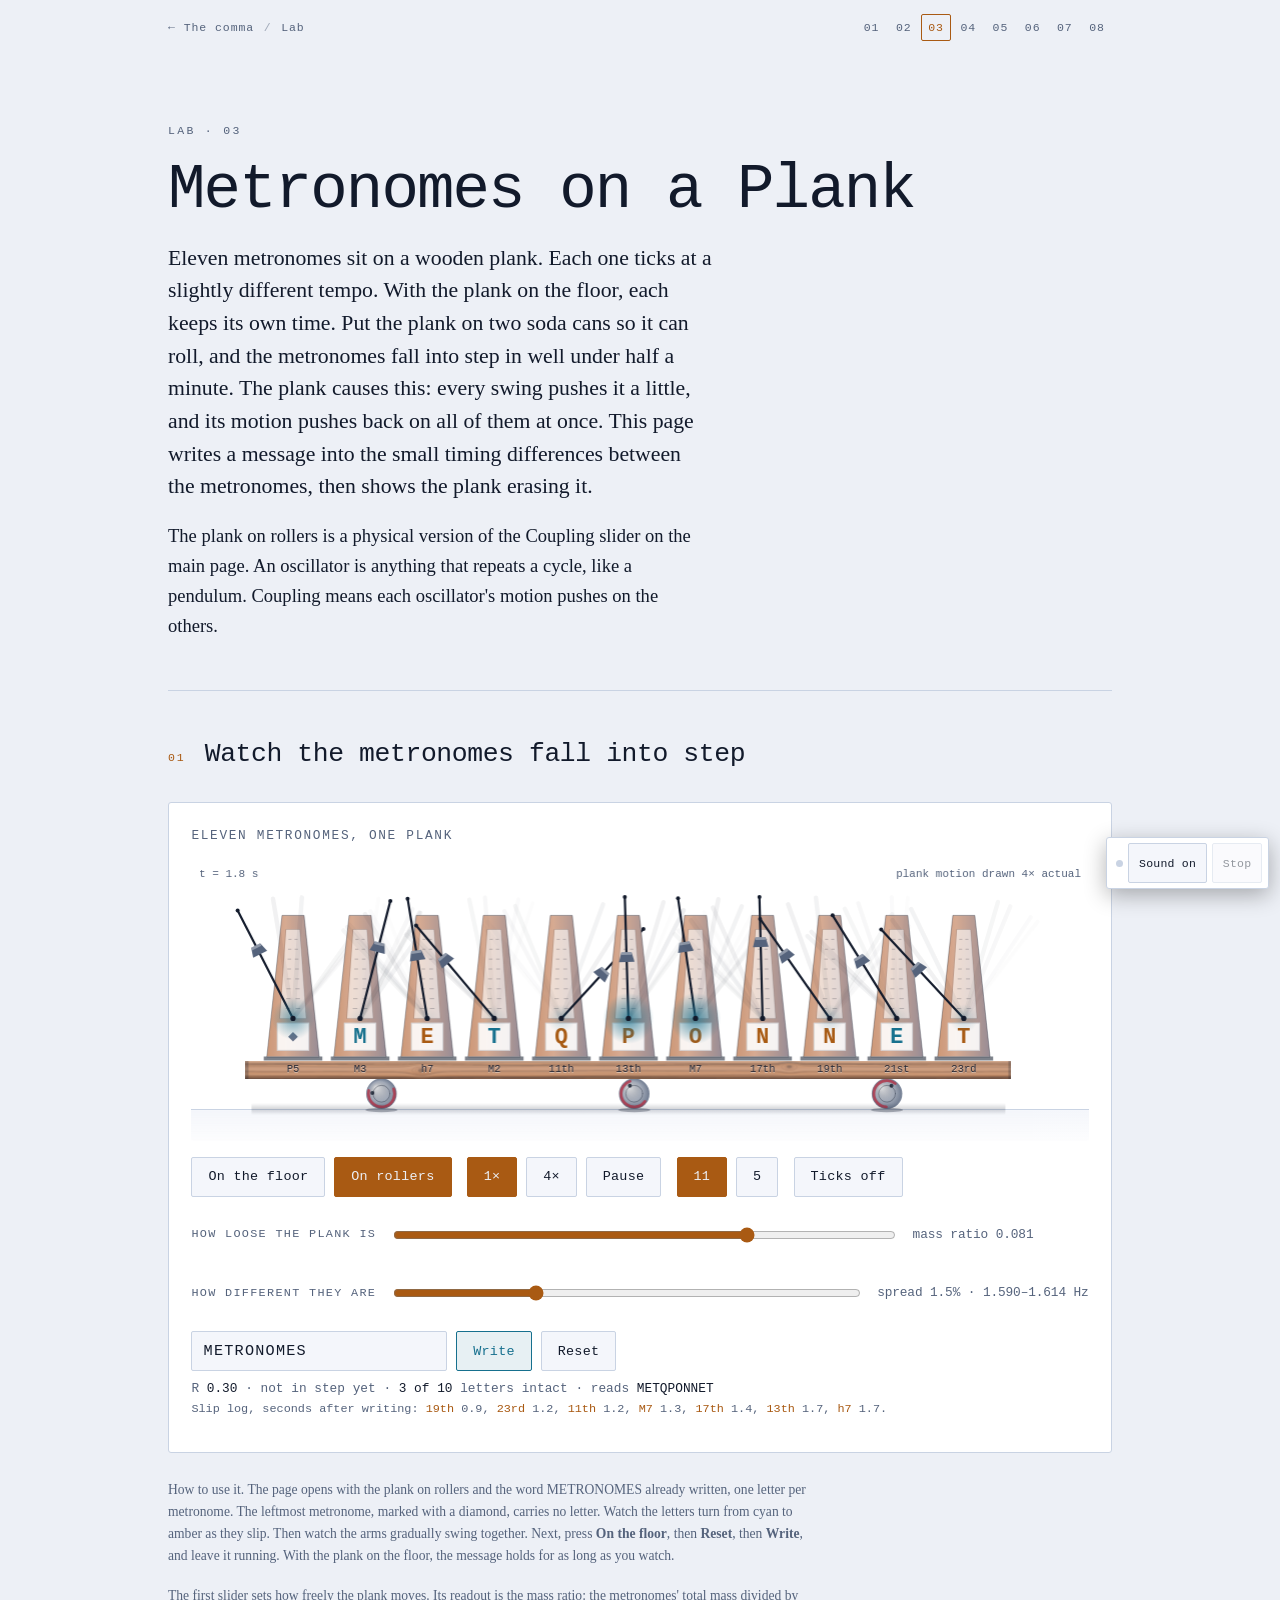
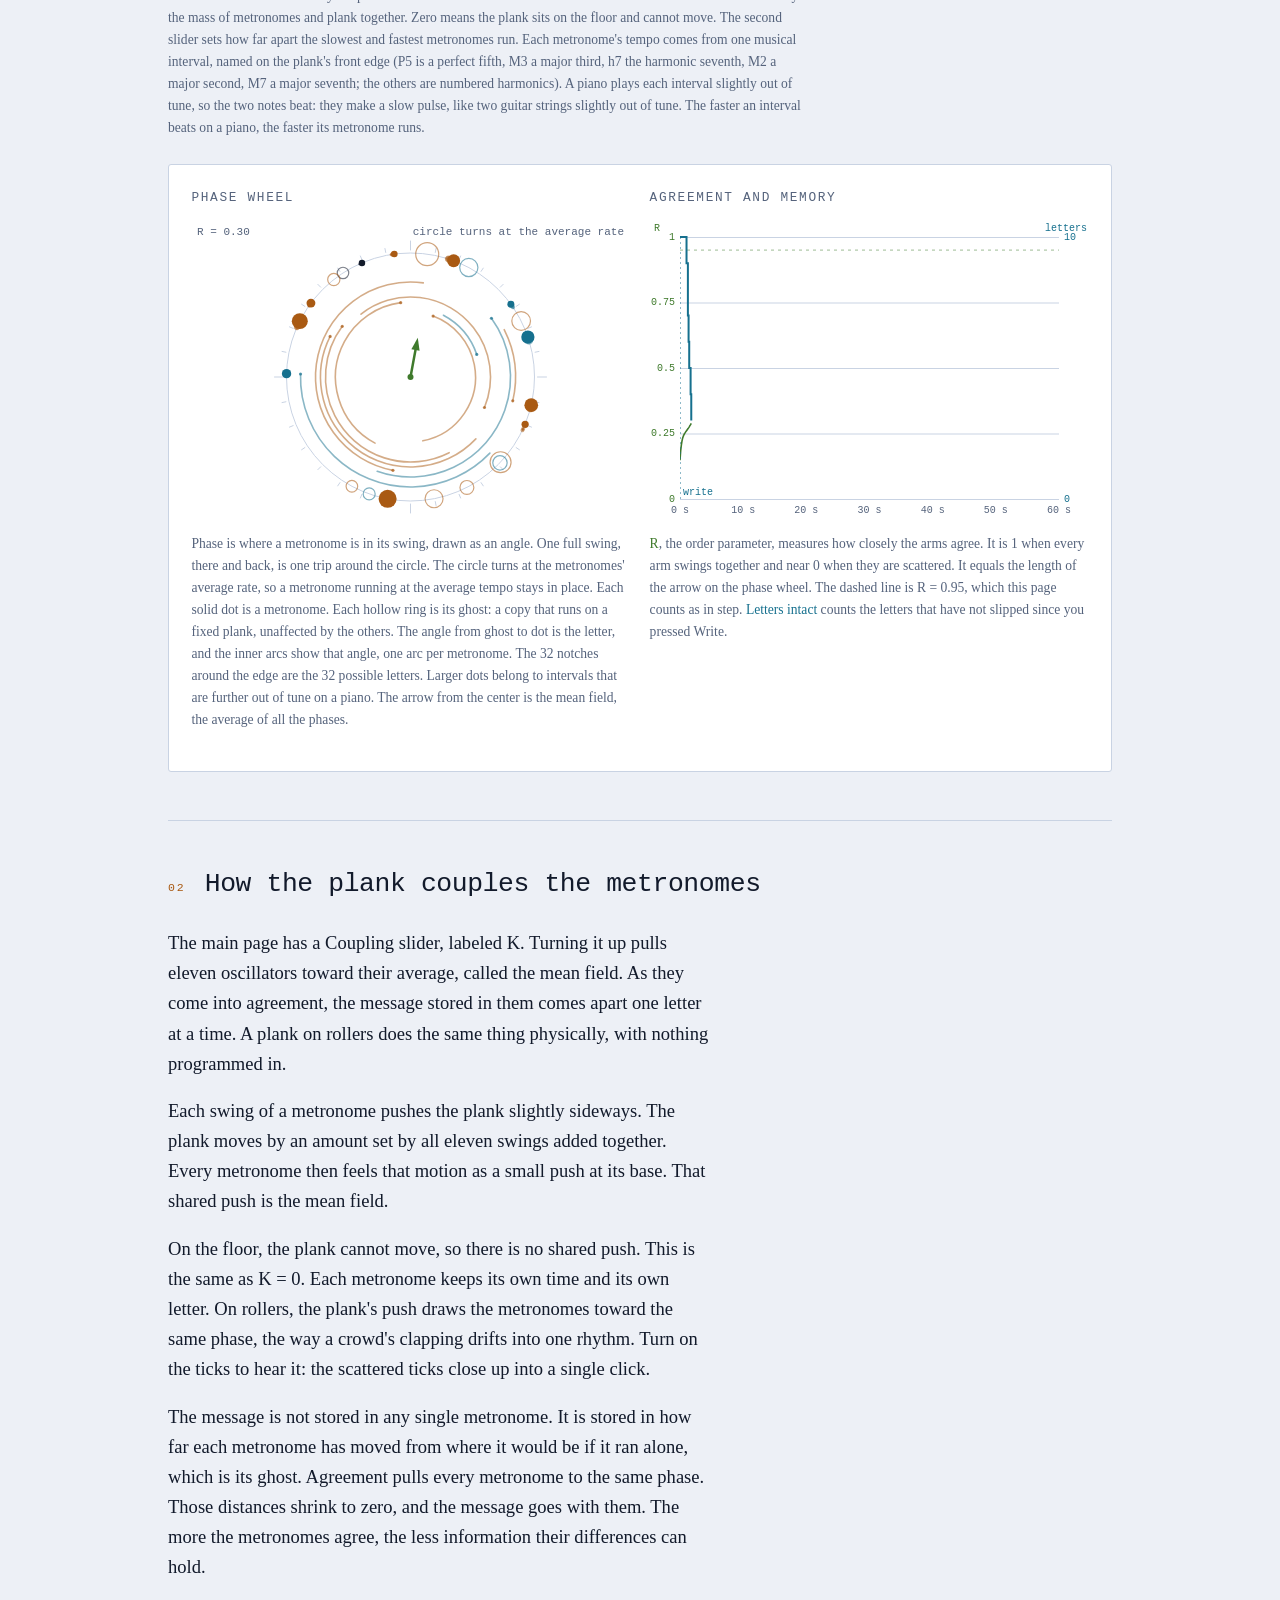
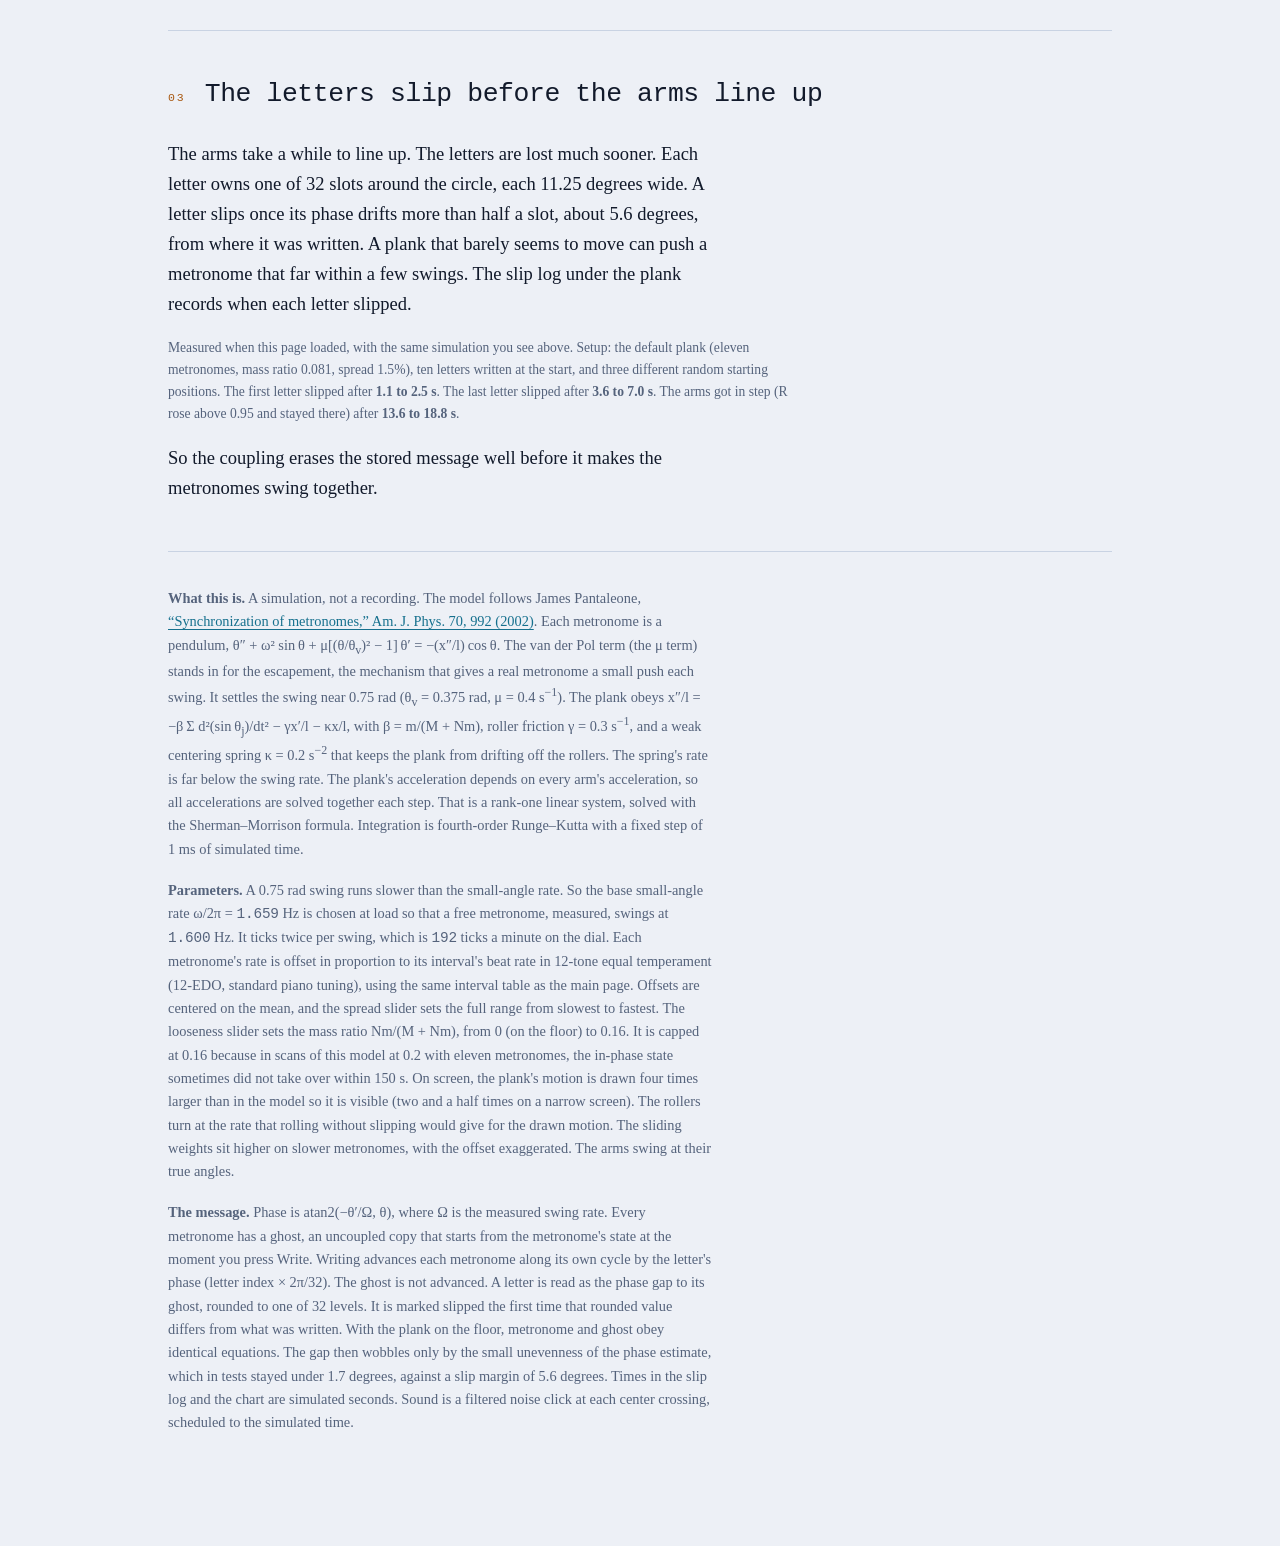
<file: lab/metronomes.html>
<!doctype html><html lang="en"><meta charset="utf-8"><meta name="viewport" content="width=device-width, initial-scale=1"><title>Metronomes on a Plank</title>
<link rel="stylesheet" href="lab.css">
<script src="kit.js"></script>
<style>
  .stage-wrap { position: relative; }
  .ctl-group { display: flex; flex-wrap: wrap; gap: 0.55rem; align-items: center; }
  .ctl-group + .ctl-group { margin-left: 0.4rem; }
  .ctl-group .lbl { font-family: var(--mono); font-size: 0.68rem; letter-spacing: 0.12em; text-transform: uppercase; color: var(--dim); margin-right: 0.15rem; }
  .btn-row button, .msg-row button { min-height: 40px; }
  input[type="range"] { min-height: 40px; }
  .msg-row { display: flex; flex-wrap: wrap; gap: 0.55rem; align-items: center; margin: 1rem 0 0.4rem; }
  .msg-row input[type="text"] { flex: 1 1 10rem; max-width: 16rem; min-height: 40px; text-transform: uppercase; }
  .slider-row .readout.num { min-width: 11rem; }
  .log { font-family: var(--mono); font-size: 0.74rem; color: var(--dim); line-height: 1.7; min-height: 2.6em; }
  .log b { color: var(--temper); font-weight: 500; }
  .log i { color: var(--just); font-style: normal; }
  .vh { position: absolute; width: 1px; height: 1px; overflow: hidden; clip: rect(0 0 0 0); white-space: nowrap; }
  @media (max-width: 40rem) {
    .ctl-group + .ctl-group { margin-left: 0; }
    .slider-row .readout.num { min-width: 0; }
  }
</style>
<body>
<div class="wrap">

<header class="hero">
  <span class="eyebrow">Lab &middot; 03</span>
  <h1>Metronomes on a Plank</h1>
  <p class="lede">Eleven metronomes sit on a wooden plank. Each one ticks at a slightly different tempo. With the plank on the floor, each keeps its own time. Put the plank on two soda cans so it can roll, and the metronomes fall into step in well under half a minute. The plank causes this: every swing pushes it a little, and its motion pushes back on all of them at once. This page writes a message into the small timing differences between the metronomes, then shows the plank erasing it.</p>
  <p>The plank on rollers is a physical version of the Coupling slider on the main page. An oscillator is anything that repeats a cycle, like a pendulum. Coupling means each oscillator's motion pushes on the others.</p>
</header>

<section aria-labelledby="h-plank">
  <div class="sec-head">
    <span class="sec-mark">01</span>
    <div><h2 id="h-plank">Watch the metronomes fall into step</h2></div>
  </div>

  <div class="panel">
    <h3>Eleven metronomes, one plank</h3>
    <div class="stage-wrap">
      <canvas id="stage" height="360" role="img" aria-label="Side view of a wooden plank on soda-can rollers, carrying a row of metronomes. Each arm swings. Each metronome shows its letter, cyan while the letter holds and amber once it has slipped. Interval names are printed on the plank's front edge."></canvas>
    </div>

    <div class="btn-row" role="group" aria-label="Simulation controls">
      <span class="ctl-group" role="group" aria-label="Where the plank sits">
        <button id="b-floor" aria-pressed="false">On the floor</button>
        <button id="b-rollers" aria-pressed="true">On rollers</button>
      </span>
      <span class="ctl-group" role="group" aria-label="Speed">
        <button id="b-x1" aria-pressed="true">1&times;</button>
        <button id="b-x4" aria-pressed="false">4&times;</button>
        <button id="b-run" aria-pressed="false">Pause</button>
      </span>
      <span class="ctl-group" role="group" aria-label="How many metronomes">
        <button id="b-n11" aria-pressed="true">11</button>
        <button id="b-n5" aria-pressed="false">5</button>
      </span>
      <span class="ctl-group">
        <button id="b-sound" data-needs-sound aria-pressed="false">Ticks off</button>
      </span>
    </div>

    <div class="slider-row">
      <label for="s-free">How loose the plank is</label>
      <input type="range" id="s-free" min="0" max="100" value="71" step="1">
      <span class="readout num" id="v-free">mass ratio 0.081</span>
    </div>
    <div class="slider-row">
      <label for="s-spread">How different they are</label>
      <input type="range" id="s-spread" min="0" max="50" value="15" step="1">
      <span class="readout num" id="v-spread">spread 1.5%</span>
    </div>

    <div class="msg-row">
      <label for="msg" class="vh">Message, up to ten characters</label>
      <input type="text" id="msg" value="METRONOMES" maxlength="10" spellcheck="false" autocomplete="off">
      <button id="b-write" data-tone="just">Write</button>
      <button id="b-reset">Reset</button>
    </div>
    <div class="readout" id="r-main">&nbsp;</div>
    <div class="log" id="r-log" aria-label="Slip log">&nbsp;</div>
    <div class="vh" aria-live="polite" id="r-live"></div>
  </div>

  <p class="note">How to use it. The page opens with the plank on rollers and the word METRONOMES already written, one letter per metronome. The leftmost metronome, marked with a diamond, carries no letter. Watch the letters turn from cyan to amber as they slip. Then watch the arms gradually swing together. Next, press <b>On the floor</b>, then <b>Reset</b>, then <b>Write</b>, and leave it running. With the plank on the floor, the message holds for as long as you watch.</p>
  <p class="note">The first slider sets how freely the plank moves. Its readout is the mass ratio: the metronomes' total mass divided by the mass of metronomes and plank together. Zero means the plank sits on the floor and cannot move. The second slider sets how far apart the slowest and fastest metronomes run. Each metronome's tempo comes from one musical interval, named on the plank's front edge (P5 is a perfect fifth, M3 a major third, h7 the harmonic seventh, M2 a major second, M7 a major seventh; the others are numbered harmonics). A piano plays each interval slightly out of tune, so the two notes beat: they make a slow pulse, like two guitar strings slightly out of tune. The faster an interval beats on a piano, the faster its metronome runs.</p>

  <div class="panel">
    <div class="grid-2">
      <div>
        <h3>Phase wheel</h3>
        <canvas id="wheel" height="300" role="img" aria-label="Phase wheel. Each metronome is a dot on a circle at its current phase, sized by how far its interval is out of tune on a piano. A hollow ring marks its ghost, an uncoupled copy of the same metronome. The arrow from the center is the mean field, and its length is the order parameter R."></canvas>
        <p class="note" style="margin-top:0.6rem">Phase is where a metronome is in its swing, drawn as an angle. One full swing, there and back, is one trip around the circle. The circle turns at the metronomes' average rate, so a metronome running at the average tempo stays in place. Each solid dot is a metronome. Each hollow ring is its ghost: a copy that runs on a fixed plank, unaffected by the others. The angle from ghost to dot is the letter, and the inner arcs show that angle, one arc per metronome. The 32 notches around the edge are the 32 possible letters. Larger dots belong to intervals that are further out of tune on a piano. The arrow from the center is the mean field, the average of all the phases.</p>
      </div>
      <div>
        <h3>Agreement and memory</h3>
        <canvas id="chart" height="300" role="img" aria-label="Strip chart of the last sixty seconds of simulated time: the order parameter R from 0 to 1, and the number of letters still intact."></canvas>
        <p class="note" style="margin-top:0.6rem"><span class="sage-t">R</span>, the order parameter, measures how closely the arms agree. It is 1 when every arm swings together and near 0 when they are scattered. It equals the length of the arrow on the phase wheel. The dashed line is R = 0.95, which this page counts as in step. <span class="just-t">Letters intact</span> counts the letters that have not slipped since you pressed Write.</p>
      </div>
    </div>
  </div>
</section>

<section aria-labelledby="h-knob">
  <div class="sec-head">
    <span class="sec-mark">02</span>
    <div><h2 id="h-knob">How the plank couples the metronomes</h2></div>
  </div>
  <p>The main page has a Coupling slider, labeled K. Turning it up pulls eleven oscillators toward their average, called the mean field. As they come into agreement, the message stored in them comes apart one letter at a time. A plank on rollers does the same thing physically, with nothing programmed in.</p>
  <p>Each swing of a metronome pushes the plank slightly sideways. The plank moves by an amount set by all eleven swings added together. Every metronome then feels that motion as a small push at its base. That shared push is the mean field.</p>
  <p>On the floor, the plank cannot move, so there is no shared push. This is the same as K = 0. Each metronome keeps its own time and its own letter. On rollers, the plank's push draws the metronomes toward the same phase, the way a crowd's clapping drifts into one rhythm. Turn on the ticks to hear it: the scattered ticks close up into a single click.</p>
  <p>The message is not stored in any single metronome. It is stored in how far each metronome has moved from where it would be if it ran alone, which is its ghost. Agreement pulls every metronome to the same phase. Those distances shrink to zero, and the message goes with them. The more the metronomes agree, the less information their differences can hold.</p>
</section>

<section aria-labelledby="h-first">
  <div class="sec-head">
    <span class="sec-mark">03</span>
    <div><h2 id="h-first">The letters slip before the arms line up</h2></div>
  </div>
  <p>The arms take a while to line up. The letters are lost much sooner. Each letter owns one of 32 slots around the circle, each 11.25 degrees wide. A letter slips once its phase drifts more than half a slot, about 5.6 degrees, from where it was written. A plank that barely seems to move can push a metronome that far within a few swings. The slip log under the plank records when each letter slipped.</p>
  <p id="p-measured" class="note">&nbsp;</p>
  <p>So the coupling erases the stored message well before it makes the metronomes swing together.</p>
</section>

<div class="foot">
  <p><strong>What this is.</strong> A simulation, not a recording. The model follows James Pantaleone, <a href="https://doi.org/10.1119/1.1501118">&ldquo;Synchronization of metronomes,&rdquo; Am. J. Phys. 70, 992 (2002)</a>. Each metronome is a pendulum, &theta;&Prime; + &omega;&sup2; sin&thinsp;&theta; + &mu;[(&theta;/&theta;<sub>v</sub>)&sup2; &minus; 1]&thinsp;&theta;&prime; = &minus;(x&Prime;/l)&thinsp;cos&thinsp;&theta;. The van der Pol term (the &mu; term) stands in for the escapement, the mechanism that gives a real metronome a small push each swing. It settles the swing near 0.75&nbsp;rad (&theta;<sub>v</sub> = 0.375&nbsp;rad, &mu; = 0.4&nbsp;s<sup>&minus;1</sup>). The plank obeys x&Prime;/l = &minus;&beta;&thinsp;&Sigma; d&sup2;(sin&thinsp;&theta;<sub>j</sub>)/dt&sup2; &minus; &gamma;x&prime;/l &minus; &kappa;x/l, with &beta; = m/(M + Nm), roller friction &gamma; = 0.3&nbsp;s<sup>&minus;1</sup>, and a weak centering spring &kappa; = 0.2&nbsp;s<sup>&minus;2</sup> that keeps the plank from drifting off the rollers. The spring's rate is far below the swing rate. The plank's acceleration depends on every arm's acceleration, so all accelerations are solved together each step. That is a rank-one linear system, solved with the Sherman&ndash;Morrison formula. Integration is fourth-order Runge&ndash;Kutta with a fixed step of 1&nbsp;ms of simulated time.</p>
  <p><strong>Parameters.</strong> A 0.75&nbsp;rad swing runs slower than the small-angle rate. So the base small-angle rate &omega;/2&pi; = <span id="f-lin" class="num">&hellip;</span>&nbsp;Hz is chosen at load so that a free metronome, measured, swings at <span id="f-swing" class="num">&hellip;</span>&nbsp;Hz. It ticks twice per swing, which is <span id="f-bpm" class="num">&hellip;</span> ticks a minute on the dial. Each metronome's rate is offset in proportion to its interval's beat rate in 12-tone equal temperament (12-EDO, standard piano tuning), using the same interval table as the main page. Offsets are centered on the mean, and the spread slider sets the full range from slowest to fastest. The looseness slider sets the mass ratio Nm/(M + Nm), from 0 (on the floor) to 0.16. It is capped at 0.16 because in scans of this model at 0.2 with eleven metronomes, the in-phase state sometimes did not take over within 150&nbsp;s. On screen, the plank's motion is drawn four times larger than in the model so it is visible (two and a half times on a narrow screen). The rollers turn at the rate that rolling without slipping would give for the drawn motion. The sliding weights sit higher on slower metronomes, with the offset exaggerated. The arms swing at their true angles.</p>
  <p><strong>The message.</strong> Phase is atan2(&minus;&theta;&prime;/&Omega;, &theta;), where &Omega; is the measured swing rate. Every metronome has a ghost, an uncoupled copy that starts from the metronome's state at the moment you press Write. Writing advances each metronome along its own cycle by the letter's phase (letter index &times; 2&pi;/32). The ghost is not advanced. A letter is read as the phase gap to its ghost, rounded to one of 32 levels. It is marked slipped the first time that rounded value differs from what was written. With the plank on the floor, metronome and ghost obey identical equations. The gap then wobbles only by the small unevenness of the phase estimate, which in tests stayed under 1.7 degrees, against a slip margin of 5.6 degrees. Times in the slip log and the chart are simulated seconds. Sound is a filtered noise click at each center crossing, scheduled to the simulated time.</p>
</div>

</div>

<script>
/*SIM-START*/
// The plank: N pendulums θ_i on a cart x, after Pantaleone (2002).
//   θ_i'' + ω_i² sin θ_i + μ[(θ_i/θv)² − 1] θ_i' = −(x''/l) cos θ_i
//   x''/l = −β Σ_j d²/dt²(sin θ_j) − γ x'/l − κ x/l,   β = m/(M+Nm)
// With X = x/l and d²/dt² sin θ = cos θ θ'' − sin θ θ'², the accelerations
// solve (I − β c cᵀ) θ'' = f − c B, c_i = cos θ_i. Sherman–Morrison inverts
// that rank-one system in O(N); it reduces to one scalar, the plank's
// acceleration A = (B − β c·f) / (1 − β c·c), and then θ_i'' = f_i − c_i A.
function makePlank(N, omega, P) {
  var S = { N: N, omega: Float64Array.from(omega), P: P,
    th: new Float64Array(N), w: new Float64Array(N),
    gth: new Float64Array(N), gw: new Float64Array(N),
    X: 0, V: 0, t: 0, Om: new Float64Array(N) };
  var M = 2 * N + 2;
  var y = new Float64Array(M), yt = new Float64Array(M), f = new Float64Array(N);
  var k1 = new Float64Array(M), k2 = new Float64Array(M), k3 = new Float64Array(M), k4 = new Float64Array(M);
  var gy = new Float64Array(2 * N), gyt = new Float64Array(2 * N);
  var g1 = new Float64Array(2 * N), g2 = new Float64Array(2 * N), g3 = new Float64Array(2 * N), g4 = new Float64Array(2 * N);
  function escapement(th, w) { var r = th / P.thv; return P.mu * (r * r - 1) * w; }
  function deriv(y, out) {
    var b = P.ratio / N, cf = 0, cc = 0, sw = 0;
    for (var i = 0; i < N; i++) {
      var th = y[i], w = y[N + i], c = Math.cos(th), s = Math.sin(th);
      var fi = -S.omega[i] * S.omega[i] * s - escapement(th, w);
      f[i] = fi; cf += c * fi; cc += c * c; sw += s * w * w;
    }
    var B = b * sw - P.gam * y[2 * N + 1] - P.kc * y[2 * N];
    var A = (B - b * cf) / (1 - b * cc);
    for (var j = 0; j < N; j++) { out[j] = y[N + j]; out[N + j] = f[j] - Math.cos(y[j]) * A; }
    out[2 * N] = y[2 * N + 1]; out[2 * N + 1] = A;
  }
  // the ghosts: the same metronomes on a plank nailed to the floor
  function gderiv(y, out) {
    for (var i = 0; i < N; i++) {
      out[i] = y[N + i];
      out[N + i] = -S.omega[i] * S.omega[i] * Math.sin(y[i]) - escapement(y[i], y[N + i]);
    }
  }
  function rk4(fn, y, yt, a, b, c, d, n, h) {
    var j;
    fn(y, a); for (j = 0; j < n; j++) yt[j] = y[j] + 0.5 * h * a[j];
    fn(yt, b); for (j = 0; j < n; j++) yt[j] = y[j] + 0.5 * h * b[j];
    fn(yt, c); for (j = 0; j < n; j++) yt[j] = y[j] + h * c[j];
    fn(yt, d);
    for (j = 0; j < n; j++) y[j] += h / 6 * (a[j] + 2 * b[j] + 2 * c[j] + d[j]);
  }
  // one step of h seconds; onTick(i, sub) for every arm that crosses centre
  S.step = function (h, onTick, sub) {
    var i;
    for (i = 0; i < N; i++) { y[i] = S.th[i]; y[N + i] = S.w[i]; gy[i] = S.gth[i]; gy[N + i] = S.gw[i]; }
    y[2 * N] = S.X; y[2 * N + 1] = S.V;
    rk4(deriv, y, yt, k1, k2, k3, k4, M, h);
    rk4(gderiv, gy, gyt, g1, g2, g3, g4, 2 * N, h);
    for (i = 0; i < N; i++) {
      if (onTick && (y[i] > 0) !== (S.th[i] > 0)) onTick(i, sub);
      S.th[i] = y[i]; S.w[i] = y[N + i]; S.gth[i] = gy[i]; S.gw[i] = gy[N + i];
    }
    S.X = y[2 * N]; S.V = y[2 * N + 1]; S.t += h;
  };
  // phase on the (θ, θ'/Ω) plane, Ω the metronome's true swing rate at
  // its own amplitude, so the phase advances nearly uniformly
  S.phase = function (i) { return Math.atan2(-S.w[i] / S.Om[i], S.th[i]); };
  S.gphase = function (i) { return Math.atan2(-S.gw[i] / S.Om[i], S.gth[i]); };
  S.dev = function (i) {
    var d = S.phase(i) - S.gphase(i);
    return d - 2 * Math.PI * Math.floor((d + Math.PI) / (2 * Math.PI));
  };
  // A phase kick: run pendulum i on its own for dphi/Ω seconds, so it lands
  // on its own cycle exactly where it would have been, later.
  S.kick = function (i, dphi, h) {
    var tau = (((dphi % (2 * Math.PI)) + 2 * Math.PI) % (2 * Math.PI)) / S.Om[i];
    var n = Math.round(tau / h), hh = n ? tau / n : 0;
    var q = new Float64Array(2), qt = new Float64Array(2);
    var a = [new Float64Array(2), new Float64Array(2), new Float64Array(2), new Float64Array(2)];
    var om = S.omega[i];
    function fn(v, o) { o[0] = v[1]; o[1] = -om * om * Math.sin(v[0]) - escapement(v[0], v[1]); }
    q[0] = S.th[i]; q[1] = S.w[i];
    for (var s = 0; s < n; s++) rk4(fn, q, qt, a[0], a[1], a[2], a[3], 2, hh);
    S.th[i] = q[0]; S.w[i] = q[1];
  };
  S.resetGhosts = function () { for (var i = 0; i < N; i++) { S.gth[i] = S.th[i]; S.gw[i] = S.w[i]; } };
  S.order = function () {
    var re = 0, im = 0;
    for (var i = 0; i < N; i++) { var p = S.phase(i); re += Math.cos(p); im += Math.sin(p); }
    return { R: Math.sqrt(re * re + im * im) / N, psi: Math.atan2(im, re) };
  };
  return S;
}
// Run one free metronome onto its cycle; measure its amplitude and swing rate.
function limitCycle(omega, P, h) {
  var th = P.thv * 2, w = 0, t = 0, last = null, sum = 0, cnt = 0, amp = 0;
  function acc(th, w) { var r = th / P.thv; return -omega * omega * Math.sin(th) - P.mu * (r * r - 1) * w; }
  while (t < 60) {
    var a1 = acc(th, w), v1 = w;
    var v2 = w + 0.5 * h * a1, a2 = acc(th + 0.5 * h * v1, v2);
    var v3 = w + 0.5 * h * a2, a3 = acc(th + 0.5 * h * v2, v3);
    var v4 = w + h * a3, a4 = acc(th + h * v3, v4);
    var nth = th + h / 6 * (v1 + 2 * v2 + 2 * v3 + v4), nw = w + h / 6 * (a1 + 2 * a2 + 2 * a3 + a4);
    if (t > 40) {
      amp = Math.max(amp, Math.abs(nth));
      if (th < 0 && nth >= 0) {
        var tc = t + h * (-th) / (nth - th);
        if (last !== null) { sum += tc - last; cnt++; }
        last = tc;
      }
    }
    th = nth; w = nw; t += h;
  }
  return { amp: amp, Om: 2 * Math.PI / (sum / cnt) };
}
/*SIM-END*/

(function () {
  "use strict";
  Kit.nav("metronomes.html");
  Kit.soundBar();

  var TWO_PI = 2 * Math.PI;
  var ALPHA = "ABCDEFGHIJKLMNOPQRSTUVWXYZ .,!?'";
  var SHORT = { 3: "P5", 5: "M3", 7: "h7", 9: "M2", 11: "11th", 13: "13th", 15: "M7", 17: "17th", 19: "19th", 21: "21st", 23: "23rd" };
  var IV_ALL = Kit.intervals(Kit.edo(12));
  var ERR_MAX = Math.max.apply(null, IV_ALL.map(function (v) { return Math.abs(v.err); }));
  var SWING = 1.6, F0 = SWING, H = 0.001, RATIO_MAX = 0.16, MAX_FRAME = 0.1;
  var P = { mu: 0.4, thv: 0.375, gam: 0.3, kc: 0.2, ratio: 0 };
  // A 0.75 rad swing runs slower than the small-angle rate, so pick the
  // small-angle rate that makes the real swing land on SWING (two passes).
  var LC = limitCycle(TWO_PI * F0, P, H);
  F0 = SWING * F0 / (LC.Om / TWO_PI);
  LC = limitCycle(TWO_PI * F0, P, H);
  F0 = SWING * F0 / (LC.Om / TWO_PI);
  LC = limitCycle(TWO_PI * F0, P, H);
  var OM_RATIO = LC.Om / (TWO_PI * F0);

  document.getElementById("f-swing").textContent = (LC.Om / TWO_PI).toFixed(3);
  document.getElementById("f-lin").textContent = F0.toFixed(3);
  document.getElementById("f-bpm").textContent = Math.round(2 * 60 * LC.Om / TWO_PI);

  // ── state ──
  var N = 11, spread = 0.015, speed = 1, running = !Kit.reduced, seed = 1;
  var IV, sim, refPhase = 0;
  var msg = null;           // { level[], slipped[], slipT[], text, tWrite }
  var hist = [];            // { t, R, intact }
  var nextSample = 0, Rs = null;
  var lock = { since: 0, above: 0, t: null };
  var lastRollerRatio = 0.0807;
  var flash = [], paint = [], slipFlash = [], trails = [], dotTrail = [];
  var lift = 1, liftTarget = 1;

  function sliderToRatio(v) { return RATIO_MAX * (v / 100) * (v / 100); }
  function ratioToSlider(r) { return Math.round(100 * Math.sqrt(r / RATIO_MAX)); }

  function omegasFor(n, sp) {
    var b = IV_ALL.slice(0, n).map(function (v) { return v.beat; });
    var mb = b.reduce(function (a, c) { return a + c; }, 0) / n;
    var rg = Math.max.apply(null, b) - Math.min.apply(null, b);
    return b.map(function (x) { return TWO_PI * F0 * (1 + sp * (x - mb) / rg); });
  }

  function build() {
    IV = IV_ALL.slice(0, N);
    var om = omegasFor(N, spread);
    sim = makePlank(N, om, P);
    var rng = Kit.mulberry32(seed * 7919 + N);
    for (var i = 0; i < N; i++) {
      sim.Om[i] = om[i] * OM_RATIO;
      var p = rng() * TWO_PI;
      sim.th[i] = LC.amp * Math.cos(p);
      sim.w[i] = -LC.amp * sim.Om[i] * Math.sin(p);
    }
    sim.resetGhosts();
    refPhase = 0; hist = []; nextSample = 0; msg = null;
    lock = { above: 0, t: null, since: 0 };
    flash = new Float64Array(N); paint = new Float64Array(N); slipFlash = new Float64Array(N);
    trails = []; dotTrail = [];
    for (var j = 0; j < N; j++) { trails.push([]); dotTrail.push([]); }
    logLines = [];
    sample(true);
  }

  function setSpread(sp) {
    spread = sp;
    var om = omegasFor(N, spread);
    for (var i = 0; i < N; i++) { sim.omega[i] = om[i]; sim.Om[i] = om[i] * OM_RATIO; }
    lock.above = 0; lock.t = null; lock.since = sim.t;
  }

  function setRatio(r) {
    var was = P.ratio;
    P.ratio = r;
    if (r > 0) lastRollerRatio = r;
    liftTarget = r > 0 ? 1 : 0;
    if ((was > 0) !== (r > 0) || Math.abs(was - r) > 1e-9) { lock.above = 0; lock.t = null; lock.since = sim.t; }
  }

  // ── the message ──
  var logLines = [];
  function writeMessage(text) {
    var s = (text || "").toUpperCase();
    sim.resetGhosts();
    msg = { level: [], slipped: [], slipT: [], text: "", tWrite: sim.t };
    for (var i = 1; i < N; i++) {
      var ch = i - 1 < s.length ? s[i - 1] : " ";
      var idx = ALPHA.indexOf(ch);
      if (idx < 0) idx = ALPHA.indexOf(" ");
      msg.level[i] = idx; msg.slipped[i] = false; msg.slipT[i] = null;
      msg.text += ALPHA[idx];
      sim.kick(i, idx / 32 * TWO_PI, H);
      paint[i] = 1;
    }
    logLines = [];
    hist.push({ t: sim.t, R: Rs === null ? sim.order().R : Rs, intact: N - 1, mark: "write" });
    announce("Written: " + msg.text.trim() + ".");
  }
  function levelOf(i) {
    var lv = Math.round(sim.dev(i) / TWO_PI * 32);
    return ((lv % 32) + 32) % 32;
  }
  function decode() {
    if (!msg) return;
    for (var i = 1; i < N; i++) {
      if (!msg.slipped[i] && levelOf(i) !== msg.level[i]) {
        msg.slipped[i] = true; msg.slipT[i] = sim.t - msg.tWrite; slipFlash[i] = 1;
        logLines.push({ i: i, t: msg.slipT[i] });
        if (intactCount() === 0) announce("Every letter has slipped, " + msg.slipT[i].toFixed(1) + " seconds after writing.");
      }
    }
  }
  function intactCount() {
    if (!msg) return 0;
    var c = 0;
    for (var i = 1; i < N; i++) if (!msg.slipped[i]) c++;
    return c;
  }
  function readText() {
    var s = "";
    for (var i = 1; i < N; i++) s += ALPHA[levelOf(i)];
    return s;
  }

  // ── sampling the history and the lock ──
  function sample(force) {
    var o = sim.order();
    if (force || sim.t >= nextSample) {
      // R from atan2 phases wobbles at twice the swing rate; smooth it a little
      Rs = force || Rs === null ? o.R : Rs + (o.R - Rs) * 0.35;
      hist.push({ t: sim.t, R: Rs, intact: msg ? intactCount() : null });
      if (hist.length > 1400) hist.splice(0, hist.length - 1400);
      nextSample = sim.t + 0.1;
      if (P.ratio > 0 && o.R > 0.95) {
        lock.above += 0.1;
        if (lock.t === null && lock.above >= 2) { lock.t = sim.t - 2; announce("In step: R stayed above 0.95 from " + (lock.t - lock.since).toFixed(1) + " seconds."); }
      } else lock.above = 0;
    }
    return o;
  }

  // ── sound ──
  var snd = null; // { out }
  function soundOn() {
    var ac = Kit.sound.audio();
    var g = ac.createGain();
    g.gain.value = 0.55;
    g.connect(Kit.sound.bus());
    snd = { out: g };
    Kit.sound.register("metronomes", g, [], function () { snd = null; syncSoundBtn(); });
    syncSoundBtn();
  }
  function soundOff() { Kit.sound.stop("metronomes"); snd = null; syncSoundBtn(); }
  function syncSoundBtn() {
    var b = document.getElementById("b-sound");
    b.setAttribute("aria-pressed", snd ? "true" : "false");
    b.textContent = snd ? "Ticks on" : "Ticks off";
  }
  var tickQueue = [];
  function onTick(i, sub) {
    flash[i] = 1;
    if (snd) tickQueue.push({ i: i, sub: sub });
  }
  function flushTicks() {
    if (!snd || !tickQueue.length) { tickQueue.length = 0; return; }
    var ac = Kit.sound.audio(), t0 = ac.currentTime + 0.05;
    var g = 0.11 / Math.sqrt(speed);
    for (var k = 0; k < tickQueue.length; k++) {
      var q = tickQueue[k];
      Kit.sound.click(t0 + q.sub * H / speed, 1700 * (1 + 0.035 * q.i), g, snd.out, 0.05);
    }
    tickQueue.length = 0;
  }

  // ── advancing the world ──
  var stepDebt = 0;
  function advance(simSec) {
    stepDebt += simSec / H;
    var n = Math.floor(stepDebt + 1e-9), meanOm = 0;
    stepDebt -= n;
    for (var i = 0; i < N; i++) meanOm += sim.Om[i];
    meanOm /= N;
    for (var s = 0; s < n; s++) {
      sim.step(H, onTick, s);
      refPhase += meanOm * H;
      if (s % 10 === 9) { decode(); sample(false); }
    }
    decode(); sample(false);
    if (refPhase > TWO_PI * 1000) refPhase -= TWO_PI * 1000;
  }

  // ── drawing ──
  var themeStamp = 0, isDark = true, C = {};
  function readTheme() {
    themeStamp++;
    ["--ground", "--panel", "--panel-2", "--rule", "--ink", "--dim", "--just", "--temper", "--sage", "--rose"].forEach(function (k) { C[k.slice(2)] = Kit.css(k); });
    var h = C.ground.replace("#", "");
    var n = parseInt(h.length === 3 ? h.split("").map(function (c) { return c + c; }).join("") : h, 16);
    isDark = ((n >> 16 & 255) * 0.299 + (n >> 8 & 255) * 0.587 + (n & 255) * 0.114) < 128;
    plankCache = null;
  }
  readTheme();

  function fitIfNeeded(cv, st) {
    var dpr = window.devicePixelRatio || 1, w = cv.clientWidth;
    if (!st.ctx || st.w !== w || st.dpr !== dpr || st.stamp !== themeStamp || st.cssH !== cv.dataset.cssHeight) {
      var r = Kit.fit(cv);
      st.ctx = r; st.w = w; st.dpr = dpr; st.stamp = themeStamp; st.cssH = cv.dataset.cssHeight;
    } else {
      st.ctx.g.setTransform(dpr, 0, 0, dpr, 0, 0);
      st.ctx.g.clearRect(0, 0, st.ctx.w, st.ctx.h);
    }
    return st.ctx;
  }

  var stageCv = document.getElementById("stage"), stageSt = {};
  var wheelCv = document.getElementById("wheel"), wheelSt = {};
  var chartCv = document.getElementById("chart"), chartSt = {};

  // geometry of the stage for a given width; the height follows from it
  function layout(w) {
    var L = { w: w, narrow: w < 520 };
    L.margin = L.narrow ? 24 : 66;
    L.exag = L.narrow ? 2.5 : 4;
    L.pw = w - 2 * L.margin;
    L.pT = L.narrow ? 13 : 18;
    L.rr = Math.max(10, Math.min(19, w * 0.017));
    L.inset = L.narrow ? 3 : 14;
    L.spacing = (L.pw - 2 * L.inset) / N;
    L.bw = Math.min(L.spacing * 0.78, 60);
    L.hh = L.narrow ? 124 : Math.min(170, Math.max(L.bw * 2.7, 120));
    L.below = L.narrow ? 24 : 32;
    L.top = L.narrow ? 30 : 34;
    L.h = Math.round(L.top + L.hh * 1.17 + L.pT + 2 * L.rr + L.below);
    return L;
  }
  function stageHeight() { return String(layout(stageCv.clientWidth || 600).h); }

  // the board itself, cached per size and theme: amber-stained pine over the panel
  var plankCache = null;
  function plankImage(pw, ph, dpr) {
    var key = pw + "x" + ph + "@" + dpr + "#" + themeStamp;
    if (plankCache && plankCache.key === key) return plankCache.cv;
    var cv = document.createElement("canvas");
    cv.width = Math.ceil(pw * dpr); cv.height = Math.ceil(ph * dpr);
    var g = cv.getContext("2d");
    g.scale(dpr, dpr);
    g.fillStyle = C["panel-2"]; g.fillRect(0, 0, pw, ph);
    var base = g.createLinearGradient(0, 0, 0, ph);
    base.addColorStop(0, Kit.alpha(C.temper, isDark ? 0.78 : 0.62));
    base.addColorStop(0.45, Kit.alpha(C.temper, isDark ? 0.62 : 0.52));
    base.addColorStop(1, Kit.alpha(C.temper, isDark ? 0.42 : 0.70));
    g.fillStyle = base; g.fillRect(0, 0, pw, ph);
    g.fillStyle = Kit.alpha(C.rose, isDark ? 0.10 : 0.08); g.fillRect(0, 0, pw, ph);
    var rng = Kit.mulberry32(42);
    // grain: long wavering lines, swerving around a couple of knots
    var knots = [{ x: pw * 0.23, y: ph * 0.55, r: ph * 0.22 }, { x: pw * 0.71, y: ph * 0.35, r: ph * 0.18 }];
    var lines = Math.max(9, Math.round(ph / 1.6));
    for (var k = 0; k < lines; k++) {
      var y0 = (k + 0.5) / lines * ph, ph1 = rng() * 6, ph2 = rng() * 6, a1 = 0.25 + rng() * 0.6;
      g.beginPath();
      for (var x = -2; x <= pw + 2; x += 3) {
        var yy = y0 + Math.sin(x * 0.011 + ph1) * a1 + Math.sin(x * 0.047 + ph2) * 0.25;
        for (var q = 0; q < knots.length; q++) {
          var kn = knots[q], dx = (x - kn.x) / (kn.r * 3.2), dy = yy - kn.y;
          var push = Math.exp(-dx * dx) * kn.r * 1.1;
          yy += (dy >= 0 ? 1 : -1) * push * Math.exp(-Math.abs(dy) / (kn.r * 1.6));
        }
        if (x < 0) g.moveTo(x, yy); else g.lineTo(x, yy);
      }
      var dark = rng() < 0.6;
      g.strokeStyle = dark ? Kit.alpha(isDark ? C.ground : C.ink, 0.10 + rng() * 0.16) : Kit.alpha(isDark ? C.ink : C.panel, 0.05 + rng() * 0.08);
      g.lineWidth = 0.6 + rng() * 0.9;
      g.stroke();
    }
    knots.forEach(function (kn) {
      for (var r = kn.r; r > 0.6; r -= 1.3) {
        g.beginPath(); g.ellipse(kn.x, kn.y, r * 2.4, r, 0, 0, TWO_PI);
        g.strokeStyle = Kit.alpha(isDark ? C.ground : C.ink, 0.10); g.lineWidth = 0.7; g.stroke();
      }
      g.beginPath(); g.ellipse(kn.x, kn.y, kn.r * 0.9, kn.r * 0.45, 0, 0, TWO_PI);
      g.fillStyle = Kit.alpha(isDark ? C.ground : C.ink, 0.22); g.fill();
    });
    // light from above, bevels, end grain
    var sheen = g.createLinearGradient(0, 0, 0, ph);
    sheen.addColorStop(0, Kit.alpha(isDark ? C.ink : C.panel, 0.30));
    sheen.addColorStop(0.18, Kit.alpha(isDark ? C.ink : C.panel, 0.0));
    sheen.addColorStop(0.8, Kit.alpha(isDark ? C.ground : C.ink, 0.0));
    sheen.addColorStop(1, Kit.alpha(isDark ? C.ground : C.ink, 0.35));
    g.fillStyle = sheen; g.fillRect(0, 0, pw, ph);
    g.fillStyle = Kit.alpha(isDark ? C.ground : C.ink, 0.25);
    g.fillRect(0, 0, 3, ph); g.fillRect(pw - 3, 0, 3, ph);
    plankCache = { key: key, cv: cv };
    return cv;
  }

  function trapezoid(g, cx, yb, bw, tw, hh) {
    g.beginPath();
    g.moveTo(cx - bw / 2, yb); g.lineTo(cx - tw / 2, yb - hh);
    g.lineTo(cx + tw / 2, yb - hh); g.lineTo(cx + bw / 2, yb); g.closePath();
  }

  function drawStage(dtWall) {
    stageCv.dataset.cssHeight = stageHeight();
    var r = fitIfNeeded(stageCv, stageSt), g = r.g, w = r.w, h = r.h;
    if (w < 120) return;
    var Lg = layout(w), narrow = Lg.narrow;

    // the table
    var groundY = h - Lg.below;
    var tab = g.createLinearGradient(0, groundY, 0, h);
    tab.addColorStop(0, C["panel-2"]); tab.addColorStop(1, Kit.alpha(C["panel-2"], 0.2));
    g.fillStyle = tab; g.fillRect(0, groundY, w, h - groundY);
    g.fillStyle = C.rule; g.fillRect(0, groundY, w, 1);

    // ease the rollers in and out
    var k = Kit.reduced ? 1 : 1 - Math.exp(-dtWall * 5);
    lift += (liftTarget - lift) * k;
    if (Math.abs(lift - liftTarget) < 0.002) lift = liftTarget;
    var ease = lift * lift * (3 - 2 * lift);

    var margin = Lg.margin, pw = Lg.pw, pT = Lg.pT, rr = Lg.rr;
    var plankTop = groundY - 2 * rr * ease - pT;
    var spacing = Lg.spacing, bw = Lg.bw, hh = Lg.hh;
    var lpx = hh * 0.86;                                 // pendulum length on screen
    var xd = sim.X * lpx * Lg.exag;                      // drawn plank offset

    // rollers: two soda cans seen end-on, rolling without slipping
    var rollAlpha = ease;
    var cans = narrow ? [0.2, 0.8] : [0.17, 0.5, 0.83];
    if (rollAlpha > 0.01) {
      cans.forEach(function (fx, ci) {
        var outward = (1 - ease) * (fx < 0.5 ? -1 : fx > 0.5 ? 1 : 0) * w * 0.35;
        var cx = margin + pw * fx + xd / 2 + outward, cy = groundY - rr;
        var ang = (xd / 2 + outward) / rr + ci;
        g.save(); g.globalAlpha = rollAlpha;
        g.beginPath(); g.ellipse(cx, groundY + 1, rr * 1.05, 2.2, 0, 0, TWO_PI);
        g.fillStyle = Kit.alpha(isDark ? C.ground : C.ink, 0.3); g.fill();
        var mg = g.createRadialGradient(cx - rr * 0.35, cy - rr * 0.4, rr * 0.1, cx, cy, rr);
        mg.addColorStop(0, Kit.alpha(C.ink, isDark ? 0.75 : 0.18));
        mg.addColorStop(0.6, Kit.alpha(C.dim, isDark ? 0.75 : 0.55));
        mg.addColorStop(1, Kit.alpha(C.dim, isDark ? 0.45 : 0.85));
        g.beginPath(); g.arc(cx, cy, rr, 0, TWO_PI); g.fillStyle = mg; g.fill();
        g.lineWidth = Math.max(1.5, rr * 0.18); g.strokeStyle = Kit.alpha(C.rose, 0.85);
        g.beginPath(); g.arc(cx, cy, rr * 0.86, ang, ang + Math.PI * 1.2); g.stroke();
        g.lineWidth = 1; g.strokeStyle = Kit.alpha(C.ink, 0.35);
        g.beginPath(); g.arc(cx, cy, rr * 0.55, 0, TWO_PI); g.stroke();
        g.fillStyle = Kit.alpha(C.ink, 0.8);
        g.beginPath(); g.arc(cx + Math.cos(ang + 3.6) * rr * 0.6, cy + Math.sin(ang + 3.6) * rr * 0.6, Math.max(1.4, rr * 0.13), 0, TWO_PI); g.fill();
        g.restore();
      });
    }

    // the plank and its shadow
    var px0 = margin + xd;
    var sh = g.createLinearGradient(0, groundY - 6, 0, groundY + 6);
    sh.addColorStop(0, Kit.alpha(isDark ? C.ground : C.ink, 0)); sh.addColorStop(0.5, Kit.alpha(isDark ? C.ground : C.ink, isDark ? 0.6 : 0.18)); sh.addColorStop(1, Kit.alpha(isDark ? C.ground : C.ink, 0));
    g.fillStyle = sh; g.fillRect(px0 + 6, groundY - 6, pw - 12, 12);
    g.drawImage(plankImage(pw, pT, r.dpr), px0, plankTop, pw, pT);

    // carved interval names on the front edge
    g.font = (narrow ? "500 9px " : "500 10.5px ") + "ui-monospace, SFMono-Regular, Menlo, Consolas, monospace";
    g.textAlign = "center"; g.textBaseline = "middle";
    var xs = [];
    for (var i = 0; i < N; i++) xs.push(px0 + Lg.inset + spacing * (i + 0.5));
    for (i = 0; i < N; i++) {
      var lab = SHORT[IV[i].n];
      if (narrow && N > 6) lab = lab.replace(/(th|st|rd)$/, "");
      g.fillStyle = Kit.alpha(isDark ? C.ground : C.panel, 0.45);
      g.fillText(lab, xs[i], plankTop + pT / 2 + 1);
      g.fillStyle = Kit.alpha(C.ink, isDark ? 0.85 : 0.9);
      g.fillText(lab, xs[i], plankTop + pT / 2);
    }

    // the metronomes
    var yb = plankTop, tw = bw * 0.42;
    var monoBold = "ui-monospace, SFMono-Regular, Menlo, Consolas, monospace";
    var meanOm = 0; for (i = 0; i < N; i++) meanOm += sim.omega[i]; meanOm /= N;
    for (i = 0; i < N; i++) {
      var cx = xs[i];
      // base foot
      g.fillStyle = Kit.alpha(isDark ? C.ground : C.ink, isDark ? 0.75 : 0.55);
      g.fillRect(cx - bw * 0.56, yb - 4, bw * 1.12, 4);
      // housing: dark stained wood with a lit left face
      trapezoid(g, cx, yb - 4, bw, tw, hh);
      g.fillStyle = C.panel; g.fill();
      var hg = g.createLinearGradient(cx - bw / 2, 0, cx + bw / 2, 0);
      hg.addColorStop(0, Kit.alpha(C.temper, isDark ? 0.42 : 0.55));
      hg.addColorStop(0.35, Kit.alpha(C.temper, isDark ? 0.30 : 0.42));
      hg.addColorStop(1, Kit.alpha(isDark ? C.ground : C.ink, isDark ? 0.6 : 0.45));
      g.fillStyle = hg; g.fill();
      g.fillStyle = Kit.alpha(C.rose, 0.12); g.fill();
      g.lineWidth = 1; g.strokeStyle = Kit.alpha(isDark ? C.ink : C.ink, isDark ? 0.18 : 0.35); g.stroke();
      // face: the scale behind the arm
      var faceTop = yb - 4 - hh * 0.9, pivotY = yb - 4 - hh * 0.27;
      var fwTop = tw * 0.62, fwBot = bw * 0.5;
      g.beginPath();
      g.moveTo(cx - fwTop / 2, faceTop); g.lineTo(cx + fwTop / 2, faceTop);
      g.lineTo(cx + fwBot / 2, pivotY); g.lineTo(cx - fwBot / 2, pivotY); g.closePath();
      g.fillStyle = Kit.alpha(isDark ? C.ground : C.panel, isDark ? 0.55 : 0.6); g.fill();
      g.strokeStyle = Kit.alpha(C.ink, 0.12); g.stroke();
      if (!narrow) {
        g.strokeStyle = Kit.alpha(C.ink, 0.22); g.lineWidth = 1;
        for (var m = 1; m < 9; m++) {
          var yy = faceTop + (pivotY - faceTop) * m / 9, half = (fwTop + (fwBot - fwTop) * m / 9) * 0.28;
          g.beginPath(); g.moveTo(cx - half, yy); g.lineTo(cx - half * 0.45, yy); g.moveTo(cx + half * 0.45, yy); g.lineTo(cx + half, yy); g.stroke();
        }
      }
      // letter plate under the pivot
      var plateH = Math.min(hh * 0.2, bw * 0.75), plateW = bw * 0.62, plateY = yb - 4 - hh * 0.04 - plateH;
      g.fillStyle = Kit.alpha(isDark ? C.ground : C.panel, isDark ? 0.82 : 0.88);
      g.fillRect(cx - plateW / 2, plateY, plateW, plateH);
      g.strokeStyle = Kit.alpha(C.ink, 0.15); g.strokeRect(cx - plateW / 2 + 0.5, plateY + 0.5, plateW - 1, plateH - 1);
      var fs = Math.max(11, Math.min(plateH * 0.78, plateW * 0.95));
      g.font = "600 " + fs.toFixed(1) + "px " + monoBold;
      if (i === 0) {
        g.fillStyle = Kit.alpha(C.dim, 0.9);
        var d = fs * 0.22;
        g.beginPath(); g.moveTo(cx, plateY + plateH / 2 - d); g.lineTo(cx + d, plateY + plateH / 2); g.lineTo(cx, plateY + plateH / 2 + d); g.lineTo(cx - d, plateY + plateH / 2); g.closePath(); g.fill();
      } else if (msg) {
        var lv = levelOf(i), ch = ALPHA[lv], ok = !msg.slipped[i];
        var col = ok ? C.just : C.temper;
        g.save();
        if (isDark) { g.shadowColor = Kit.alpha(col, 0.9); g.shadowBlur = 8 + 10 * (paint[i] + slipFlash[i]); }
        g.fillStyle = col;
        g.globalAlpha = 1 - paint[i] * 0.6;
        g.fillText(ch === " " ? "␣" : ch, cx, plateY + plateH / 2 + 1);
        g.restore();
      } else {
        g.fillStyle = Kit.alpha(C.dim, 0.7);
        g.fillText("·", cx, plateY + plateH / 2 + 1);
      }

      // the arm: an inverted pendulum, its bob hidden in the housing; it leans opposite the bob
      var th = sim.th[i], L = lpx;
      var tr = trails[i];
      if (!Kit.reduced && running) {
        tr.unshift(th); if (tr.length > 7) tr.length = 7;
      } else tr.length = 0;
      g.lineCap = "round";
      if (tr.length > 1) {
        g.save();
        if (isDark) g.globalCompositeOperation = "lighter";
        for (var q = tr.length - 1; q >= 1; q--) {
          var a = -tr[q];
          g.strokeStyle = Kit.alpha(isDark ? C.just : C.ink, (isDark ? 0.11 : 0.07) * (1 - q / tr.length));
          g.lineWidth = narrow ? 3 : 4.5;
          g.beginPath(); g.moveTo(cx, pivotY); g.lineTo(cx + Math.sin(a) * L, pivotY - Math.cos(a) * L); g.stroke();
        }
        g.restore();
      }
      var ang = -th, tx = cx + Math.sin(ang) * L, ty = pivotY - Math.cos(ang) * L;
      g.strokeStyle = isDark ? Kit.alpha(C.ink, 0.92) : C.ink;
      g.lineWidth = narrow ? 1.6 : 2.2;
      g.beginPath(); g.moveTo(cx, pivotY); g.lineTo(tx, ty); g.stroke();
      // sliding weight: higher on the arm means slower; drawn with the offset exaggerated
      var wf = 0.58 + (meanOm - sim.omega[i]) / meanOm * 9;
      wf = Math.max(0.35, Math.min(0.85, wf));
      var wx = cx + Math.sin(ang) * L * wf, wy = pivotY - Math.cos(ang) * L * wf;
      g.save(); g.translate(wx, wy); g.rotate(ang);
      var ww = Math.max(6, bw * 0.3), wh = Math.max(5, hh * 0.07);
      g.beginPath(); g.moveTo(-ww / 2, wh / 2); g.lineTo(-ww * 0.32, -wh / 2); g.lineTo(ww * 0.32, -wh / 2); g.lineTo(ww / 2, wh / 2); g.closePath();
      g.fillStyle = isDark ? Kit.alpha(C.ink, 0.85) : C.dim; g.fill();
      g.fillStyle = Kit.alpha(isDark ? C.ground : C.panel, 0.35); g.fillRect(-ww * 0.32, -wh / 2, ww * 0.64, wh * 0.28);
      g.restore();
      // the tick: a flash at the pivot and the tip
      var fl = flash[i];
      if (fl > 0.02) {
        g.save();
        if (isDark) g.globalCompositeOperation = "lighter";
        var rad = (narrow ? 10 : 16) * (0.6 + fl);
        var gl = g.createRadialGradient(cx, pivotY, 0, cx, pivotY, rad);
        gl.addColorStop(0, Kit.alpha(isDark ? C.ink : C.just, 0.75 * fl)); gl.addColorStop(1, Kit.alpha(isDark ? C.just : C.just, 0));
        g.fillStyle = gl; g.beginPath(); g.arc(cx, pivotY, rad, 0, TWO_PI); g.fill();
        g.restore();
      }
      g.fillStyle = isDark ? C.ink : C.ink;
      g.beginPath(); g.arc(cx, pivotY, narrow ? 1.8 : 2.6, 0, TWO_PI); g.fill();
      g.beginPath(); g.arc(tx, ty, narrow ? 1.4 : 2, 0, TWO_PI); g.fill();
    }

    // decay flashes in wall time
    var dk = Math.exp(-dtWall / 0.11), dp = Math.exp(-dtWall / 0.35);
    for (i = 0; i < N; i++) { flash[i] *= dk; paint[i] *= dp; slipFlash[i] *= dp; }

    // corner labels
    g.font = "500 " + (narrow ? 10 : 11) + "px " + monoBold;
    g.textBaseline = "top"; g.textAlign = "left";
    g.fillStyle = C.dim;
    g.fillText("t = " + sim.t.toFixed(1) + " s" + (speed > 1 ? "  ·  " + speed + "×" : "") + (running ? "" : "  ·  paused"), 8, 8);
    g.textAlign = "right";
    g.fillText(P.ratio > 0 ? "plank motion drawn " + Lg.exag + "× actual" : "on the floor: plank cannot move", w - 8, 8);
  }

  function drawWheel() {
    var r = fitIfNeeded(wheelCv, wheelSt), g = r.g, w = r.w, h = r.h;
    var cx = w / 2, cy = h / 2 + 4, R0 = Math.min(w, h) / 2 - 26;
    if (R0 < 40) return;
    var o = sim.order();
    var ringStep = Math.min(5, (R0 * 0.55) / Math.max(1, N - 1));
    // the 32 notches
    g.strokeStyle = C.rule; g.lineWidth = 1;
    g.beginPath(); g.arc(cx, cy, R0, 0, TWO_PI); g.stroke();
    for (var k = 0; k < 32; k++) {
      var a = k / 32 * TWO_PI - Math.PI / 2, l = k % 8 === 0 ? 9 : 4;
      g.beginPath(); g.moveTo(cx + Math.cos(a) * (R0 + 3), cy + Math.sin(a) * (R0 + 3));
      g.lineTo(cx + Math.cos(a) * (R0 + 3 + l), cy + Math.sin(a) * (R0 + 3 + l)); g.stroke();
    }
    function pos(phase, rad) {
      var a = phase - refPhase - Math.PI / 2;
      return [cx + Math.cos(a) * rad, cy + Math.sin(a) * rad];
    }
    var i;
    // ghosts and the gap that is the letter
    for (i = 0; i < N; i++) {
      var col = colorFor(i);
      var gp = sim.gphase(i), rp = sim.phase(i);
      if (msg || P.ratio > 0) {
        var gpp = pos(gp, R0);
        g.strokeStyle = Kit.alpha(col, 0.55); g.lineWidth = 1.2;
        g.beginPath(); g.arc(gpp[0], gpp[1], dotR(i) + 2.5, 0, TWO_PI); g.stroke();
        // the gap from ghost to metronome, one tree ring per metronome
        if (i > 0) {
          var d = sim.dev(i), ringR = R0 - 14 - (i - 1) * ringStep;
          var a0 = gp - refPhase - Math.PI / 2;
          g.strokeStyle = Kit.alpha(col, isDark ? 0.42 : 0.5); g.lineWidth = 1.6;
          g.beginPath(); g.arc(cx, cy, ringR, a0, a0 + d, d < 0); g.stroke();
          g.fillStyle = Kit.alpha(col, 0.7);
          g.beginPath(); g.arc(cx + Math.cos(a0 + d) * ringR, cy + Math.sin(a0 + d) * ringR, 1.6, 0, TWO_PI); g.fill();
        }
      }
    }
    // dot trails
    for (i = 0; i < N; i++) {
      var p = pos(sim.phase(i), R0), tr = dotTrail[i];
      if (!Kit.reduced && running) { tr.unshift(p); if (tr.length > 18) tr.length = 18; } else tr.length = 0;
      if (tr.length > 1) {
        g.save(); if (isDark) g.globalCompositeOperation = "lighter";
        for (var q = 1; q < tr.length; q++) {
          g.strokeStyle = Kit.alpha(colorFor(i), 0.28 * (1 - q / tr.length));
          g.lineWidth = dotR(i) * 1.2 * (1 - q / tr.length) + 0.5;
          g.beginPath(); g.moveTo(tr[q - 1][0], tr[q - 1][1]); g.lineTo(tr[q][0], tr[q][1]); g.stroke();
        }
        g.restore();
      }
    }
    for (i = 0; i < N; i++) {
      var pp = pos(sim.phase(i), R0), c = colorFor(i);
      g.save();
      if (isDark) { g.shadowColor = Kit.alpha(c, 0.8); g.shadowBlur = 10; }
      g.fillStyle = c; g.beginPath(); g.arc(pp[0], pp[1], dotR(i), 0, TWO_PI); g.fill();
      g.restore();
    }
    // the mean field
    var ma = o.psi - refPhase - Math.PI / 2, ml = o.R * (R0 - 14);
    var ex = cx + Math.cos(ma) * ml, ey = cy + Math.sin(ma) * ml;
    g.strokeStyle = C.sage; g.fillStyle = C.sage; g.lineWidth = 2.5; g.lineCap = "round";
    g.beginPath(); g.moveTo(cx, cy); g.lineTo(ex, ey); g.stroke();
    if (ml > 8) {
      g.beginPath();
      g.moveTo(ex + Math.cos(ma) * 7, ey + Math.sin(ma) * 7);
      g.lineTo(ex + Math.cos(ma + 2.5) * 7, ey + Math.sin(ma + 2.5) * 7);
      g.lineTo(ex + Math.cos(ma - 2.5) * 7, ey + Math.sin(ma - 2.5) * 7); g.closePath(); g.fill();
    }
    g.beginPath(); g.arc(cx, cy, 3, 0, TWO_PI); g.fill();
    g.font = "500 11px ui-monospace, SFMono-Regular, Menlo, Consolas, monospace";
    g.textAlign = "left"; g.textBaseline = "top"; g.fillStyle = C.dim;
    g.fillText("R = " + o.R.toFixed(2), 6, 4);
    g.textAlign = "right";
    g.fillText("circle turns at the average rate", w - 6, 4);
  }
  function dotR(i) { return 3 + 6 * Math.abs(IV[i].err) / ERR_MAX; }
  function colorFor(i) {
    if (i === 0) return C.ink;
    if (!msg) return C.dim;
    return msg.slipped[i] ? C.temper : C.just;
  }

  function drawChart() {
    var r = fitIfNeeded(chartCv, chartSt), g = r.g, w = r.w, h = r.h;
    var L = 30, Rm = 30, T = 14, B = 24, cw = w - L - Rm, ch = h - T - B;
    var tEnd = Math.max(60, sim.t), tStart = tEnd - 60;
    function X(t) { return L + (t - tStart) / 60 * cw; }
    g.font = "500 10px ui-monospace, SFMono-Regular, Menlo, Consolas, monospace";
    g.strokeStyle = C.rule; g.lineWidth = 1; g.fillStyle = C.dim;
    g.textBaseline = "middle";
    for (var k = 0; k <= 4; k++) {
      var y = T + ch * (1 - k / 4);
      g.beginPath(); g.moveTo(L, y + 0.5); g.lineTo(L + cw, y + 0.5); g.stroke();
      g.textAlign = "right"; g.fillStyle = C.sage; g.fillText((k / 4).toFixed(k % 2 ? 2 : 1).replace(/0$/, "").replace(/\.$/, ""), L - 5, y);
    }
    g.textAlign = "left"; g.fillStyle = C.just;
    var NL = N - 1;
    [0, NL].forEach(function (v) { g.fillText(String(v), L + cw + 5, T + ch * (1 - v / NL)); });
    g.textAlign = "center"; g.textBaseline = "top"; g.fillStyle = C.dim;
    for (var s = Math.ceil(tStart / 10) * 10; s <= tEnd; s += 10) {
      g.fillText(s + " s", X(s), T + ch + 6);
    }
    // R = 0.95 line
    g.setLineDash([3, 4]); g.strokeStyle = Kit.alpha(C.sage, 0.5);
    g.beginPath(); g.moveTo(L, T + ch * 0.05); g.lineTo(L + cw, T + ch * 0.05); g.stroke(); g.setLineDash([]);
    g.save(); g.beginPath(); g.rect(L, T - 2, cw, ch + 4); g.clip();
    // intact letters, as a filled step
    g.beginPath(); var started = false, lastY = 0;
    for (var i = 0; i < hist.length; i++) {
      var hi = hist[i]; if (hi.t < tStart - 1 || hi.intact === null) { started = false; continue; }
      var yy = T + ch * (1 - hi.intact / NL);
      if (!started) { g.moveTo(X(hi.t), yy); started = true; } else { g.lineTo(X(hi.t), lastY); g.lineTo(X(hi.t), yy); }
      lastY = yy;
    }
    g.strokeStyle = C.just; g.lineWidth = 2; g.stroke();
    // R
    g.beginPath(); started = false;
    for (i = 0; i < hist.length; i++) {
      var hh = hist[i]; if (hh.t < tStart - 1) continue;
      var y2 = T + ch * (1 - hh.R);
      if (!started) { g.moveTo(X(hh.t), y2); started = true; } else g.lineTo(X(hh.t), y2);
    }
    g.strokeStyle = C.sage; g.lineWidth = 1.6; g.stroke();
    // marks
    g.textBaseline = "top"; g.textAlign = "left";
    hist.forEach(function (e) {
      if (e.mark && e.t >= tStart) {
        g.strokeStyle = Kit.alpha(C.just, 0.6); g.setLineDash([2, 3]);
        g.beginPath(); g.moveTo(X(e.t), T); g.lineTo(X(e.t), T + ch); g.stroke(); g.setLineDash([]);
        g.fillStyle = C.just; g.textBaseline = "bottom"; g.fillText("write", X(e.t) + 3, T + ch - 2); g.textBaseline = "top";
      }
    });
    if (lock.t !== null && lock.t >= tStart) {
      g.strokeStyle = Kit.alpha(C.sage, 0.8); g.setLineDash([2, 3]);
      g.beginPath(); g.moveTo(X(lock.t), T); g.lineTo(X(lock.t), T + ch); g.stroke(); g.setLineDash([]);
      g.fillStyle = C.sage; g.fillText("in step", X(lock.t) + 3, T + 14);
    }
    g.restore();
    g.textAlign = "left"; g.textBaseline = "top"; g.fillStyle = C.sage; g.fillText("R", 4, 0);
    g.textAlign = "right"; g.fillStyle = C.just; g.fillText("letters", w - 2, 0);
  }

  // ── readouts ──
  var liveEl = document.getElementById("r-live"), lastMain = "", lastLog = "";
  function announce(t) { liveEl.textContent = t; }
  function updateText() {
    var o = sim.order();
    var parts = [];
    parts.push("R <b>" + o.R.toFixed(2) + "</b>");
    if (P.ratio <= 0) parts.push("plank <b>on the floor</b>");
    else parts.push(lock.t !== null ? "<b class='sage-t'>in step</b> at " + (lock.t - lock.since).toFixed(1) + " s" : "not in step yet");
    if (msg) {
      var ic = intactCount();
      parts.push("<b class='" + (ic === N - 1 ? "just-t" : "temp-t") + "'>" + ic + " of " + (N - 1) + "</b> letters intact");
      parts.push("reads <b class='" + (ic === N - 1 ? "just-t" : "temp-t") + "'>" + readText().replace(/ /g, "␣") + "</b>");
    } else parts.push("no message written");
    var html = parts.join(" &middot; ");
    if (html !== lastMain) { lastMain = html; document.getElementById("r-main").innerHTML = html; }
    var lg;
    if (!msg) lg = "Press Write to start the slip log.";
    else if (!logLines.length) lg = "Slip log: <i>no letter has slipped</i> in " + (sim.t - msg.tWrite).toFixed(0) + " s.";
    else lg = "Slip log, seconds after writing: " + logLines.map(function (e) {
      return "<b>" + SHORT[IV[e.i].n] + "</b> " + e.t.toFixed(1);
    }).join(", ") + ".";
    if (lg !== lastLog) { lastLog = lg; document.getElementById("r-log").innerHTML = lg; }
  }

  // ── the loop ──
  var visible = true, raf = 0, lastTs = null;
  function want() { return !document.hidden && visible; }
  function wake() { if (!raf && want()) { lastTs = null; raf = requestAnimationFrame(frame); } }
  function frame(ts) {
    raf = 0;
    if (!want()) { lastTs = null; return; }
    var dt = lastTs === null ? 1 / 60 : Math.min(MAX_FRAME, (ts - lastTs) / 1000);
    lastTs = ts;
    if (running) { advance(dt * speed); flushTicks(); }
    drawAll(dt);
    var settling = Math.abs(lift - liftTarget) > 0.002;
    if (running || settling || anyFlash()) raf = requestAnimationFrame(frame);
  }
  function anyFlash() { for (var i = 0; i < N; i++) if (flash[i] > 0.02 || paint[i] > 0.02 || slipFlash[i] > 0.02) return true; return false; }
  function drawAll(dt) { drawStage(dt || 0); drawWheel(); drawChart(); updateText(); }
  function redraw() { if (!running) drawAll(0); wake(); }

  if ("IntersectionObserver" in window) {
    var seen = new Map();
    var io = new IntersectionObserver(function (es) {
      es.forEach(function (e) { seen.set(e.target, e.isIntersecting); });
      var any = false; seen.forEach(function (v) { if (v) any = true; });
      visible = any; wake();
    });
    [stageCv, wheelCv, chartCv].forEach(function (c) { io.observe(c); });
  }
  document.addEventListener("visibilitychange", wake);
  Kit.onTheme(function () { readTheme(); redraw(); });

  // ── controls ──
  function $(id) { return document.getElementById(id); }
  function press(ids, on) { ids.forEach(function (id) { $(id).setAttribute("aria-pressed", id === on ? "true" : "false"); }); }
  function syncFree() {
    var v = +$("s-free").value;
    $("v-free").textContent = P.ratio > 0 ? "mass ratio " + P.ratio.toFixed(3) : "on the floor";
    press(["b-floor", "b-rollers"], P.ratio > 0 ? "b-rollers" : "b-floor");
    return v;
  }
  function syncSpread() {
    var om = omegasFor(N, spread);
    var lo = Math.min.apply(null, om) * OM_RATIO / TWO_PI, hi = Math.max.apply(null, om) * OM_RATIO / TWO_PI;
    $("v-spread").textContent = "spread " + (spread * 100).toFixed(1) + "% · " + lo.toFixed(3) + "–" + hi.toFixed(3) + " Hz";
  }
  $("s-free").addEventListener("input", function () { setRatio(sliderToRatio(+this.value)); syncFree(); redraw(); });
  $("s-spread").addEventListener("input", function () { setSpread(+this.value / 1000); syncSpread(); redraw(); });
  $("b-floor").addEventListener("click", function () { setRatio(0); $("s-free").value = 0; syncFree(); redraw(); });
  $("b-rollers").addEventListener("click", function () {
    setRatio(lastRollerRatio); $("s-free").value = ratioToSlider(lastRollerRatio); syncFree(); redraw();
  });
  $("b-x1").addEventListener("click", function () { speed = 1; press(["b-x1", "b-x4"], "b-x1"); redraw(); });
  $("b-x4").addEventListener("click", function () { speed = 4; press(["b-x1", "b-x4"], "b-x4"); redraw(); });
  function syncRun() {
    $("b-run").textContent = running ? "Pause" : "Run";
    $("b-run").setAttribute("aria-pressed", running ? "false" : "true");
  }
  $("b-run").addEventListener("click", function () { running = !running; syncRun(); redraw(); });
  function setN(n) {
    N = n; press(["b-n11", "b-n5"], n === 11 ? "b-n11" : "b-n5");
    $("msg").maxLength = n - 1;
    build(); syncSpread();
    writeMessage($("msg").value);
    redraw();
  }
  $("b-n11").addEventListener("click", function () { setN(11); });
  $("b-n5").addEventListener("click", function () { setN(5); });
  $("b-write").addEventListener("click", function () { writeMessage($("msg").value); redraw(); });
  $("msg").addEventListener("keydown", function (e) { if (e.key === "Enter") { writeMessage(this.value); redraw(); } });
  $("b-reset").addEventListener("click", function () { seed++; build(); redraw(); });
  $("b-sound").addEventListener("click", function () { if (snd) soundOff(); else soundOn(); });

  // ── boot ──
  P.ratio = sliderToRatio(+$("s-free").value); lastRollerRatio = P.ratio;
  build(); syncFree(); syncSpread(); syncRun(); syncSoundBtn();
  writeMessage($("msg").value);
  drawAll(0);
  wake();

  // the measured paragraph: the page runs its own default case off-screen,
  // a few simulated seconds per frame, and reports what it saw
  (function measure() {
    var out = $("p-measured");
    out.textContent = "Measuring the default setup with this page's simulation…";
    var seeds = [1, 2, 3], res = [];
    function* job() {
      for (var si = 0; si < seeds.length; si++) {
        var om = omegasFor(11, 0.015), PP = { mu: P.mu, thv: P.thv, gam: P.gam, kc: P.kc, ratio: 0.0807 };
        var S = makePlank(11, om, PP), rng = Kit.mulberry32(seeds[si] * 7919 + 11);
        for (var i = 0; i < 11; i++) {
          S.Om[i] = om[i] * OM_RATIO;
          var p = rng() * TWO_PI; S.th[i] = LC.amp * Math.cos(p); S.w[i] = -LC.amp * S.Om[i] * Math.sin(p);
        }
        S.resetGhosts();
        var lv = [], gone = [], first = null, last = null, above = 0, tLock = null;
        for (i = 1; i < 11; i++) { lv[i] = (i * 3) % 32; S.kick(i, lv[i] / 32 * TWO_PI, H); gone[i] = false; }
        for (var st = 0; st < 120000; st++) {
          S.step(H);
          if (st % 20 === 19) {
            for (i = 1; i < 11; i++) if (!gone[i]) {
              var d = Math.round(S.dev(i) / TWO_PI * 32); d = ((d % 32) + 32) % 32;
              if (d !== lv[i]) { gone[i] = true; if (first === null) first = S.t; last = S.t; }
            }
          }
          if (st % 100 === 99) {
            if (S.order().R > 0.95) { above += 0.1; if (tLock === null && above >= 2) tLock = S.t - 2; } else above = 0;
            if (tLock !== null && gone.slice(1).every(Boolean)) break;
          }
          if (st % 2000 === 1999) yield si + st / 120000;
        }
        res.push({ first: first, last: last, lock: tLock });
      }
    }
    Kit.drive(job(), function () {
      window.__plankMeasured = res;
      function rng2(k) {
        var v = res.map(function (r) { return r[k]; }).filter(function (x) { return x !== null; });
        if (!v.length) return "never within 120 s";
        var lo = Math.min.apply(null, v), hi = Math.max.apply(null, v);
        return lo.toFixed(1) + " to " + hi.toFixed(1) + " s";
      }
      out.innerHTML = "Measured when this page loaded, with the same simulation you see above. Setup: the default plank (eleven metronomes, mass ratio 0.081, spread 1.5%), ten letters written at the start, and three different random starting positions. The first letter slipped after <b>" + rng2("first") +
        "</b>. The last letter slipped after <b>" + rng2("last") + "</b>. The arms got in step (R rose above 0.95 and stayed there) after <b>" + rng2("lock") + "</b>.";
    }, null, 6);
  })();

  // a handle for tests: read the state, run the clock forward without drawing
  window.__plank = {
    state: function () {
      return { N: N, t: sim.t, ratio: P.ratio, spread: spread, R: sim.order().R, written: !!msg,
        intact: intactCount(), text: msg ? readText() : null, wrote: msg ? msg.text : null,
        lock: lock.t === null ? null : lock.t - lock.since, X: sim.X, running: running, speed: speed,
        sound: !!snd, slips: logLines.map(function (e) { return { name: IV[e.i].name, t: e.t }; }) };
    },
    advance: function (sec) { for (var s = 0; s < sec; s += 1) advance(Math.min(1, sec - s)); drawAll(0); return this.state(); },
    maxDevError: function () {
      if (!msg) return null; var m = 0;
      for (var i = 1; i < N; i++) { var e = sim.dev(i) - msg.level[i] / 32 * TWO_PI; e -= TWO_PI * Math.round(e / TWO_PI); m = Math.max(m, Math.abs(e)); }
      return m * 180 / Math.PI;
    }
  };
})();
</script>
</body>
</html>
</file>
<file: lab/lab.css>
/* lab/lab.css: the look the lab pages share with index.html.
   Same tokens, same type, plus a third accent (--sage) and a little
   trail furniture. */
:root {
  --ground: #0a0f1c;
  --panel: #101728;
  --panel-2: #16203a;
  --rule: #1f2c46;
  --ink: #f0ece4;
  --dim: #808ea8;
  --just: #63c4e0;
  --temper: #e8963c;
  --sage: #9cc48a;
  --rose: #e07a8a;
  --just-soft: rgba(99, 196, 224, 0.14);
  --temper-soft: rgba(232, 150, 60, 0.14);
  --mono: ui-monospace, SFMono-Regular, "SF Mono", "JetBrains Mono", "Cascadia Mono", Menlo, Consolas, monospace;
  --serif: "Iowan Old Style", "Palatino Linotype", Palatino, "Book Antiqua", Georgia, serif;
  --measure: 34rem;
  --step: clamp(1.05rem, 0.98rem + 0.3vw, 1.16rem);
  color-scheme: dark;
}
@media (prefers-color-scheme: light) {
  :root:not([data-theme="dark"]) {
    --ground: #edf0f6; --panel: #ffffff; --panel-2: #f4f6fb; --rule: #c9d3e3;
    --ink: #121a2b; --dim: #55637c; --just: #16708e; --temper: #a95a13;
    --sage: #3f7a2c; --rose: #b0384c;
    --just-soft: rgba(22, 112, 142, 0.10); --temper-soft: rgba(169, 90, 19, 0.10);
    color-scheme: light;
  }
}
:root[data-theme="light"] {
  --ground: #edf0f6; --panel: #ffffff; --panel-2: #f4f6fb; --rule: #c9d3e3;
  --ink: #121a2b; --dim: #55637c; --just: #16708e; --temper: #a95a13;
  --sage: #3f7a2c; --rose: #b0384c;
  --just-soft: rgba(22, 112, 142, 0.10); --temper-soft: rgba(169, 90, 19, 0.10);
  color-scheme: light;
}

* { box-sizing: border-box; }
[hidden] { display: none !important; }
html { -webkit-text-size-adjust: 100%; }
body {
  margin: 0; background: var(--ground); color: var(--ink);
  font-family: var(--serif); font-size: var(--step); line-height: 1.62;
  -webkit-font-smoothing: antialiased; overflow-x: hidden;
}
.wrap { max-width: 62rem; margin: 0 auto; padding: 0 1rem 6rem; }
@media (min-width: 40rem) { .wrap { padding: 0 1.5rem 6rem; } }

h1, h2, h3, .eyebrow, .num, button, label, table, .readout, select, .lab-nav { font-family: var(--mono); }
h1 { font-size: clamp(2.1rem, 1.3rem + 3.6vw, 3.9rem); font-weight: 500; letter-spacing: -0.03em; line-height: 1.0; margin: 0 0 1.2rem; text-wrap: balance; }
h2 { font-size: clamp(1.3rem, 1.1rem + 0.9vw, 1.65rem); font-weight: 500; letter-spacing: -0.015em; line-height: 1.2; margin: 0 0 0.35rem; text-wrap: balance; }
h3 { font-size: 0.8rem; font-weight: 500; letter-spacing: 0.13em; text-transform: uppercase; color: var(--dim); margin: 0 0 0.9rem; }
.eyebrow { font-size: 0.72rem; letter-spacing: 0.2em; text-transform: uppercase; color: var(--dim); display: block; margin-bottom: 1.2rem; }
p { max-width: var(--measure); margin: 0 0 1.1rem; }
p.wide { max-width: 46rem; }
.lede { font-size: clamp(1.12rem, 1.04rem + 0.45vw, 1.36rem); line-height: 1.5; }
a { color: var(--just); text-underline-offset: 0.18em; }
.just-t { color: var(--just); } .temp-t { color: var(--temper); } .sage-t { color: var(--sage); } .rose-t { color: var(--rose); }
.num { font-variant-numeric: tabular-nums; letter-spacing: -0.01em; }

header.hero { padding: clamp(2.6rem, 9vh, 5.5rem) 0 2rem; }
section { border-top: 1px solid var(--rule); padding: 3rem 0 0; margin-bottom: 3rem; }
.sec-head { display: flex; gap: 1.2rem; align-items: baseline; margin-bottom: 1.4rem; }
.sec-mark { font-family: var(--mono); font-size: 0.72rem; letter-spacing: 0.16em; color: var(--temper); white-space: nowrap; padding-top: 0.35rem; }
.panel { background: var(--panel); border: 1px solid var(--rule); border-radius: 3px; padding: 1.1rem; margin: 1.6rem 0; }
@media (min-width: 40rem) { .panel { padding: 1.4rem; } }
.grid-2 { display: grid; grid-template-columns: 1fr; gap: 1.2rem; }
@media (min-width: 54rem) { .grid-2 { grid-template-columns: 1fr 1fr; } }
.grid-3 { display: grid; grid-template-columns: 1fr; gap: 1rem; }
@media (min-width: 46rem) { .grid-3 { grid-template-columns: repeat(3, 1fr); } }

.btn-row { display: flex; flex-wrap: wrap; gap: 0.55rem; margin: 1rem 0; }
button {
  font-size: 0.84rem; letter-spacing: 0.02em; padding: 0.6rem 1rem;
  background: var(--panel-2); color: var(--ink); border: 1px solid var(--rule);
  border-radius: 2px; cursor: pointer; transition: border-color 0.14s, background 0.14s;
}
button:hover { border-color: var(--dim); }
button:focus-visible, a:focus-visible, select:focus-visible { outline: 2px solid var(--temper); outline-offset: 2px; }
button[data-tone="just"] { border-color: var(--just); color: var(--just); background: var(--just-soft); }
button[data-tone="temper"] { border-color: var(--temper); color: var(--temper); background: var(--temper-soft); }
button[aria-pressed="true"] { background: var(--temper); color: var(--ground); border-color: var(--temper); }
button:disabled { opacity: 0.45; cursor: default; }
select {
  font-size: 0.84rem; padding: 0.55rem 0.7rem; background: var(--panel-2); color: var(--ink);
  border: 1px solid var(--rule); border-radius: 2px; max-width: 100%;
}

.slider-row { display: flex; align-items: center; gap: 0.9rem; margin: 0.9rem 0; flex-wrap: wrap; }
.slider-row label { font-size: 0.74rem; letter-spacing: 0.11em; text-transform: uppercase; color: var(--dim); min-width: 9rem; }
input[type="range"] { flex: 1 1 12rem; accent-color: var(--temper); min-width: 10rem; }
input[type="text"], input[type="number"] {
  font-family: var(--mono); font-size: 0.95rem; letter-spacing: 0.08em; padding: 0.55rem 0.7rem;
  background: var(--panel-2); color: var(--ink); border: 1px solid var(--rule); border-radius: 2px;
  width: 100%; max-width: 22rem;
}
input:focus-visible { outline: 2px solid var(--temper); outline-offset: 1px; }

.readout { font-size: 0.8rem; color: var(--dim); font-variant-numeric: tabular-nums; line-height: 1.7; }
.readout b { color: var(--ink); font-weight: 500; }
canvas { display: block; width: 100%; border-radius: 2px; touch-action: manipulation; }

.table-scroll { overflow-x: auto; margin: 1.2rem 0; }
table { border-collapse: collapse; font-size: 0.78rem; font-variant-numeric: tabular-nums; width: 100%; }
th { text-align: right; font-weight: 500; color: var(--dim); letter-spacing: 0.08em; text-transform: uppercase; font-size: 0.66rem; padding: 0.5rem 0.7rem; border-bottom: 1px solid var(--rule); white-space: nowrap; }
th:first-child, td:first-child { text-align: left; }
td { text-align: right; padding: 0.42rem 0.7rem; border-bottom: 1px solid var(--rule); white-space: nowrap; }
tbody tr:hover { background: var(--panel-2); }

.poem { font-family: var(--serif); font-style: italic; color: var(--dim); border-left: 2px solid var(--rule); padding-left: 1.2rem; margin: 2rem 0; max-width: 32rem; }
.note { font-size: 0.85rem; color: var(--dim); max-width: 40rem; }
.note code, p code { font-family: var(--mono); font-size: 0.9em; color: var(--ink); }
.foot { border-top: 1px solid var(--rule); padding-top: 2.2rem; color: var(--dim); font-size: 0.9rem; }

/* sound bar, same as the main page */
.sound-bar {
  position: fixed; right: 0.7rem; bottom: 0.7rem; z-index: 40; display: flex; align-items: center; gap: 0.3rem;
  padding: 0.3rem 0.35rem; background: var(--panel); border: 1px solid var(--rule); border-radius: 3px;
  box-shadow: 0 6px 22px rgba(0, 0, 0, 0.3);
}
.sound-bar button { font-size: 0.72rem; padding: 0.42rem 0.62rem; min-height: 40px; }
.sound-dot { width: 7px; height: 7px; flex: none; margin-left: 0.25rem; border-radius: 50%; background: var(--rule); transition: background 0.2s; }
.sound-bar.live .sound-dot { background: var(--just); animation: sound-pulse 1.1s ease-in-out infinite; }
@keyframes sound-pulse { 0%, 100% { opacity: 1; } 50% { opacity: 0.2; } }

/* trail-marker nav */
.lab-nav {
  max-width: 62rem; margin: 0 auto; padding: 0.9rem 1rem 0; display: flex; flex-wrap: wrap;
  align-items: center; gap: 0.4rem 0.6rem; font-size: 0.72rem; letter-spacing: 0.08em; color: var(--dim);
}
@media (min-width: 40rem) { .lab-nav { padding: 0.9rem 1.5rem 0; } }
.lab-nav a { color: var(--dim); text-decoration: none; }
.lab-nav a:hover { color: var(--ink); }
.lab-nav a[aria-current="page"] { color: var(--temper); }
.lab-nav .sep { opacity: 0.5; }
.lab-nav .trail { display: flex; gap: 0.15rem; margin-left: auto; flex-wrap: wrap; }
.lab-nav .trail a { padding: 0.2rem 0.38rem; border: 1px solid transparent; border-radius: 2px; }
.lab-nav .trail a[aria-current="page"] { border-color: var(--temper); }

/* a small progress bar for long measurements */
.meter { height: 3px; background: var(--rule); border-radius: 2px; overflow: hidden; margin: 0.6rem 0; }
.meter > i { display: block; height: 100%; width: 0; background: var(--temper); transition: width 0.12s linear; }

.chip { display: inline-block; font-family: var(--mono); font-size: 0.7rem; letter-spacing: 0.08em; padding: 0.12rem 0.45rem; border: 1px solid var(--rule); border-radius: 2px; color: var(--dim); }

@media (max-width: 40rem) {
  button { padding: 0.66rem 0.85rem; }
  input[type="range"] { min-width: 100%; }
  .slider-row label { min-width: 100%; }
  .opt { display: none; }
}
@media (prefers-reduced-motion: reduce) {
  .sound-bar.live .sound-dot { animation: none; }
  .meter > i { transition: none; }
}
</file>
